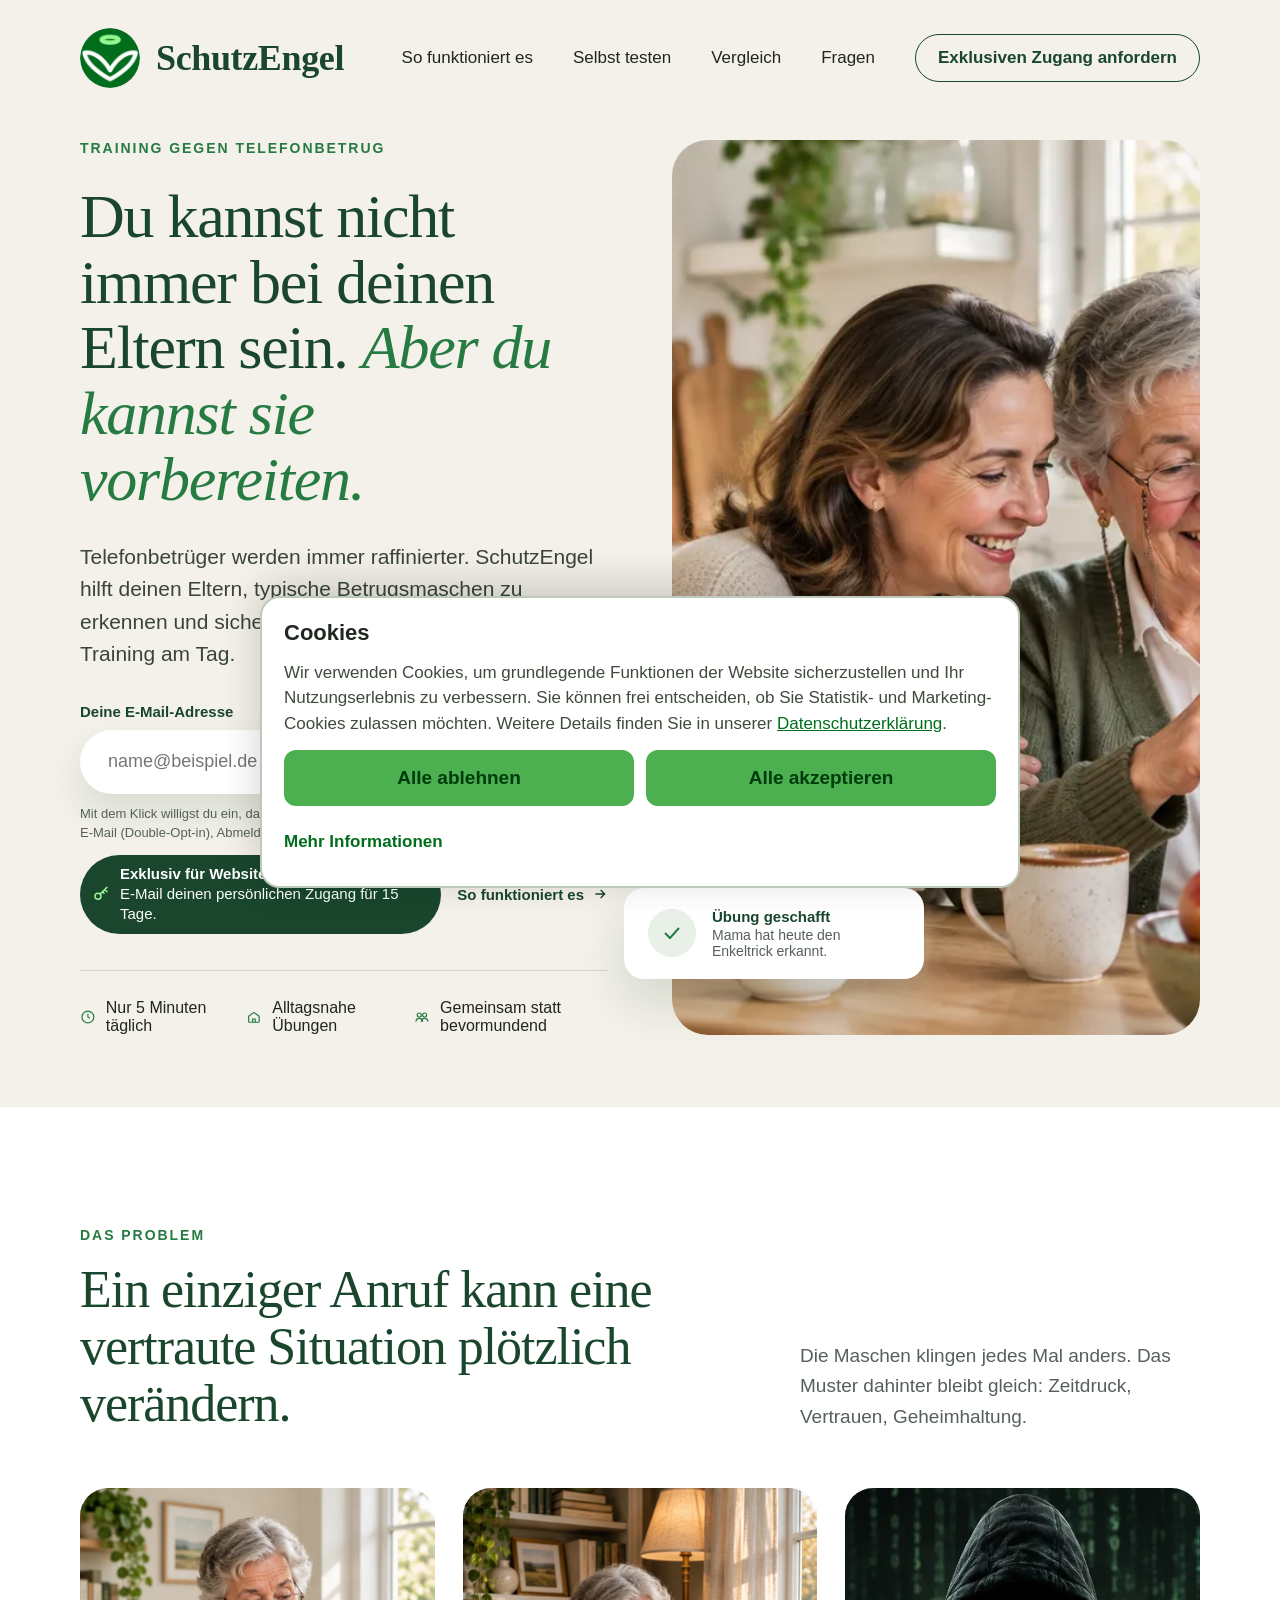
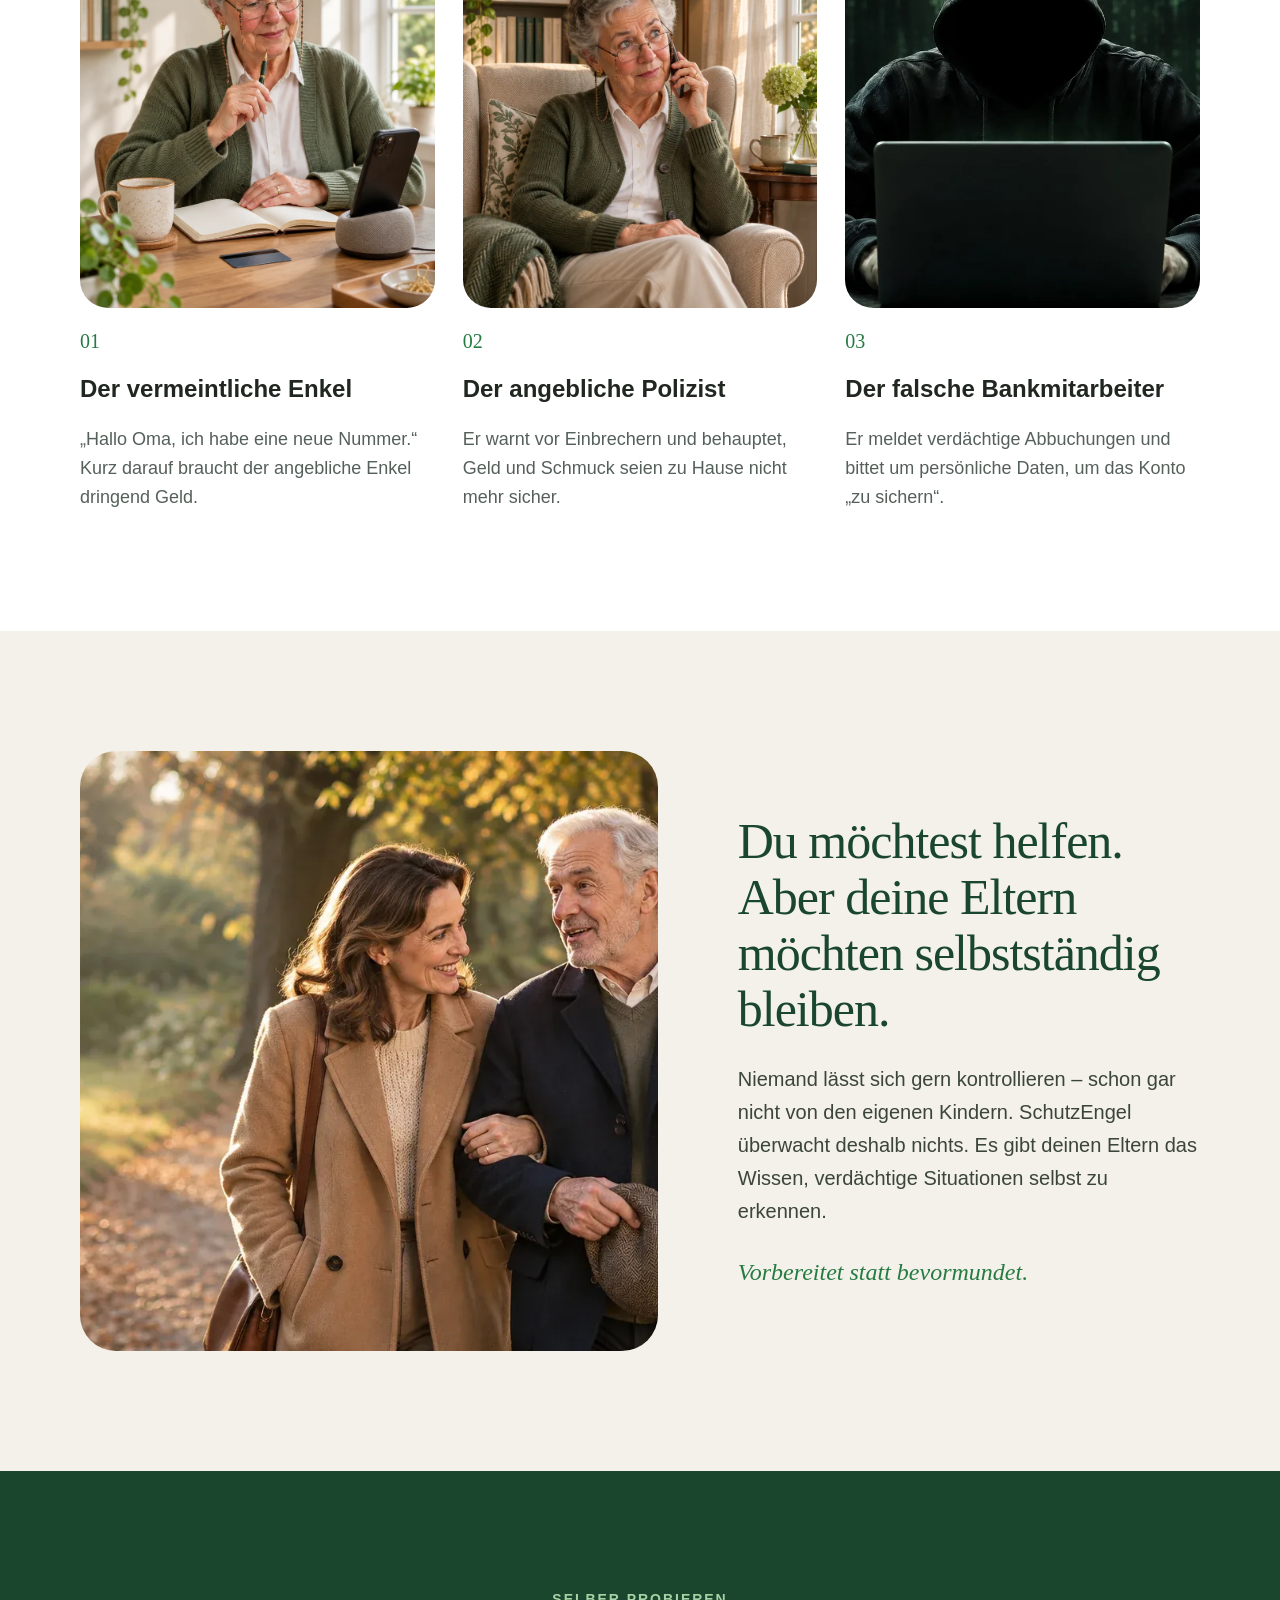
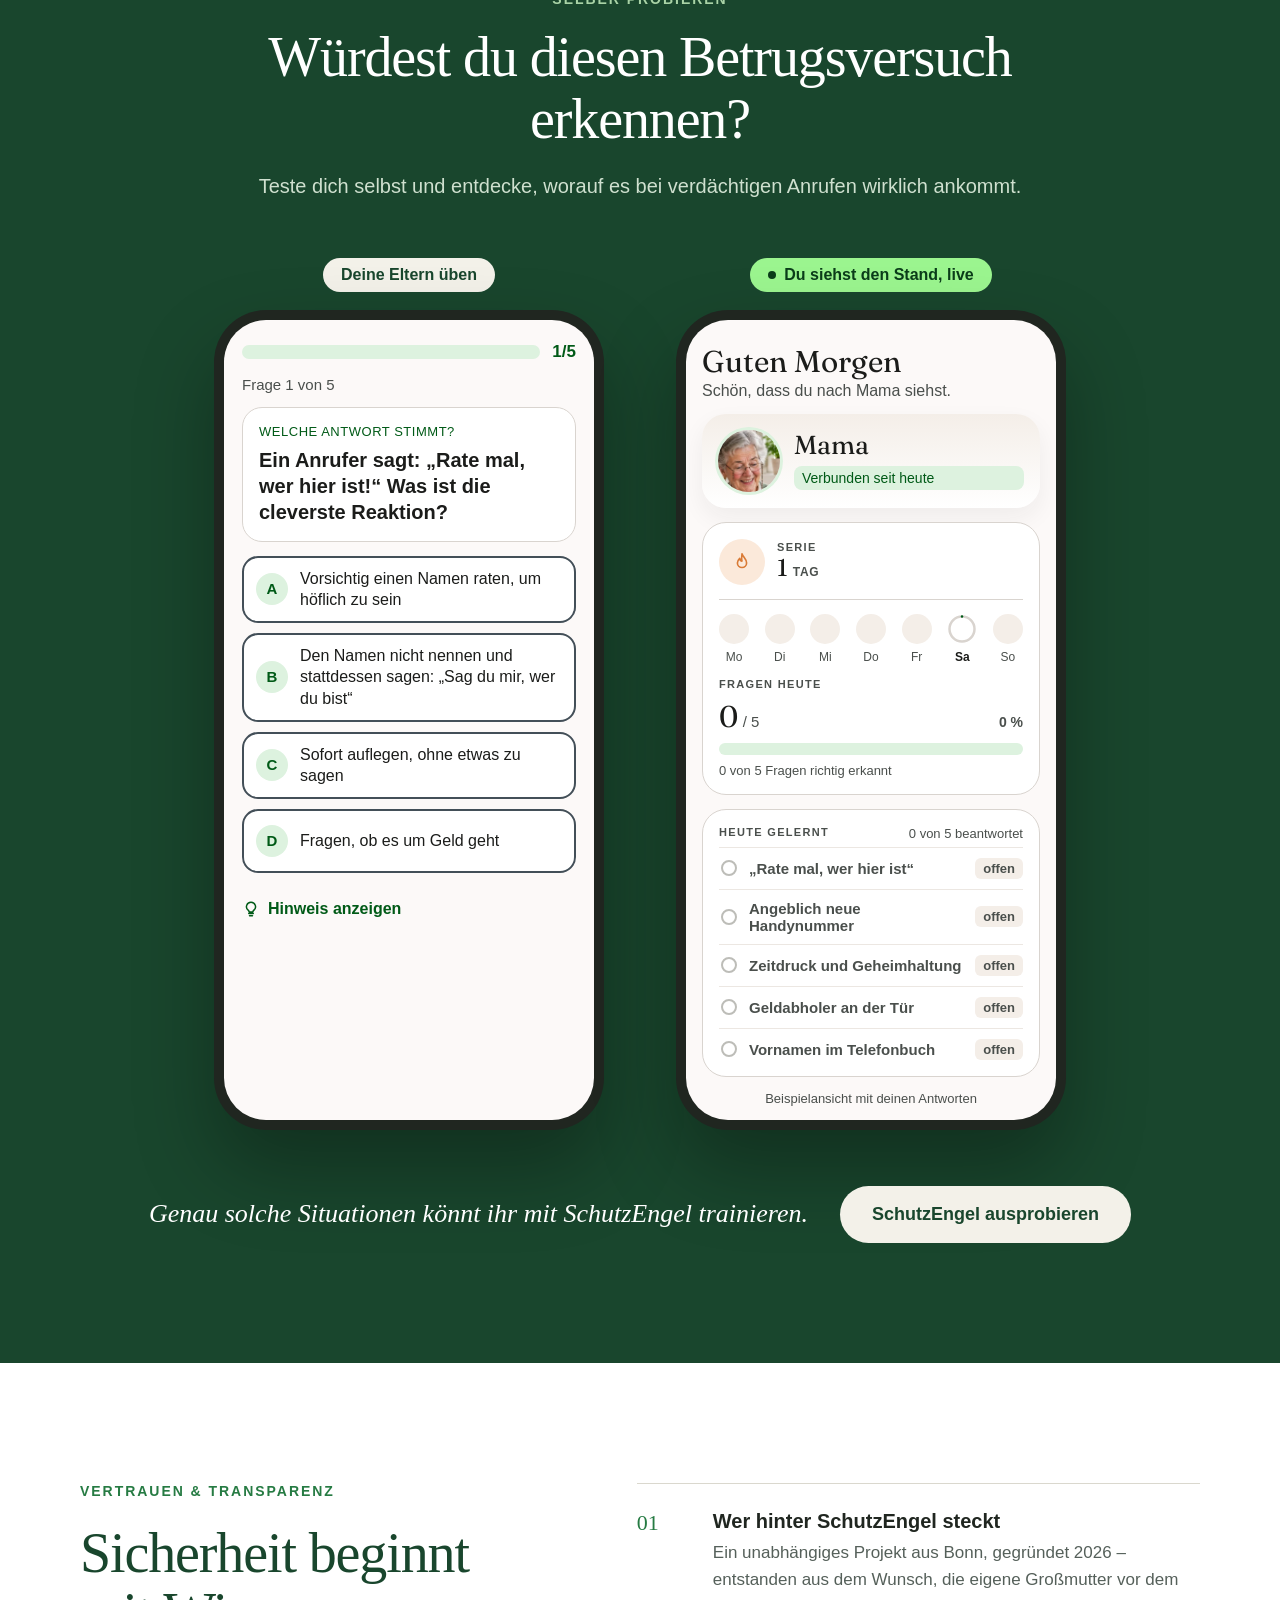
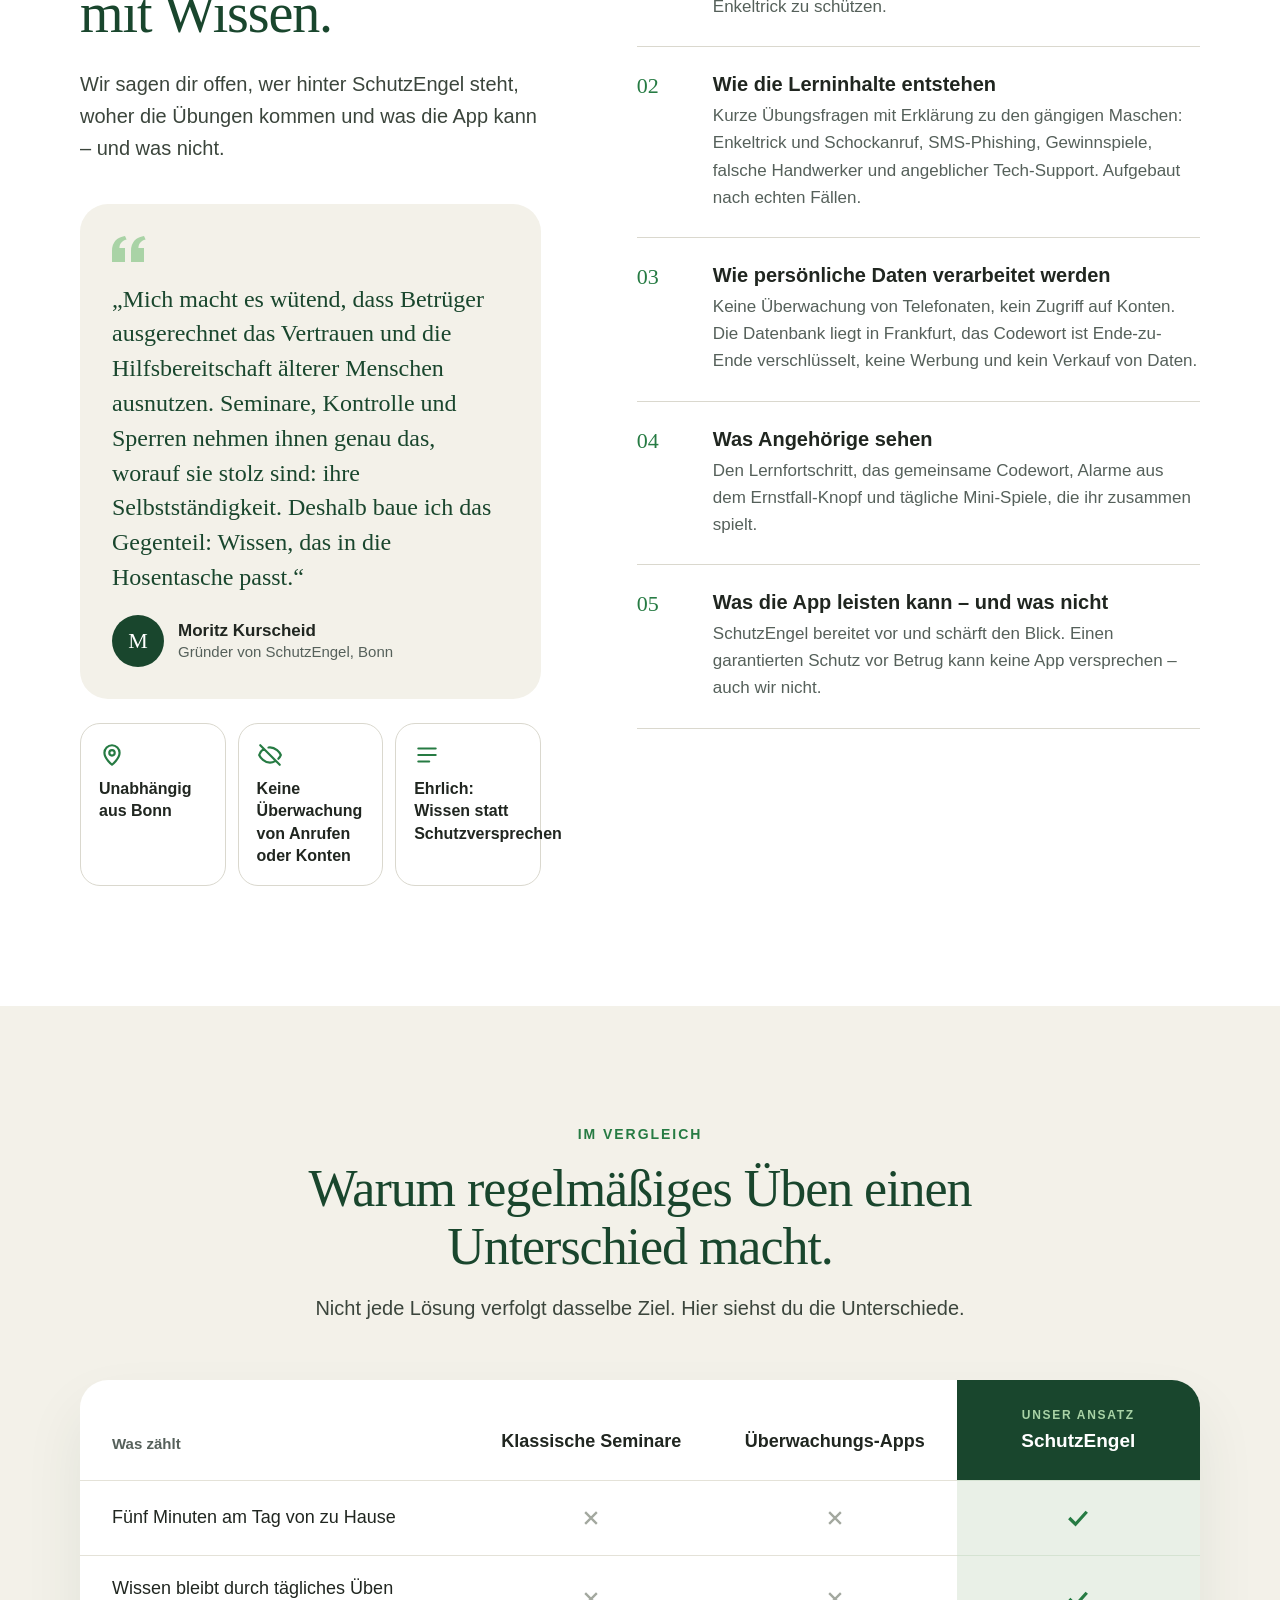
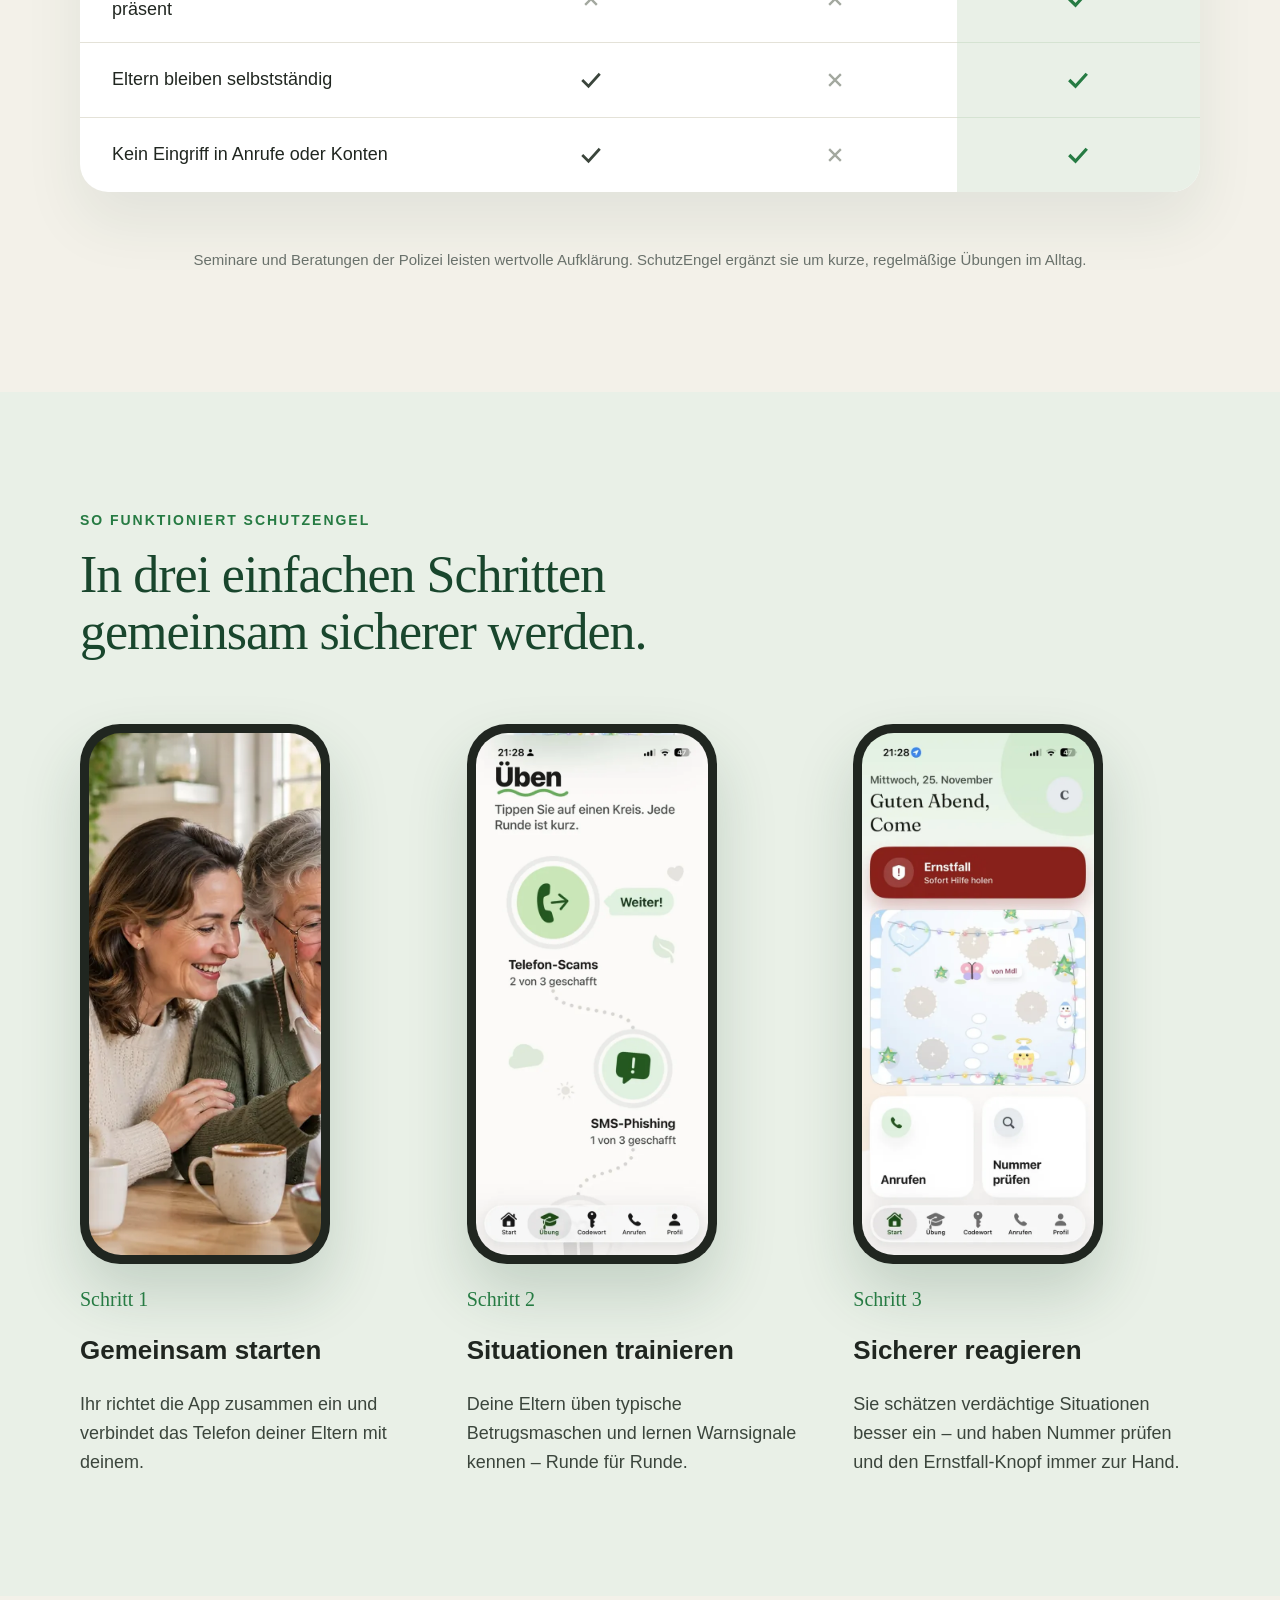
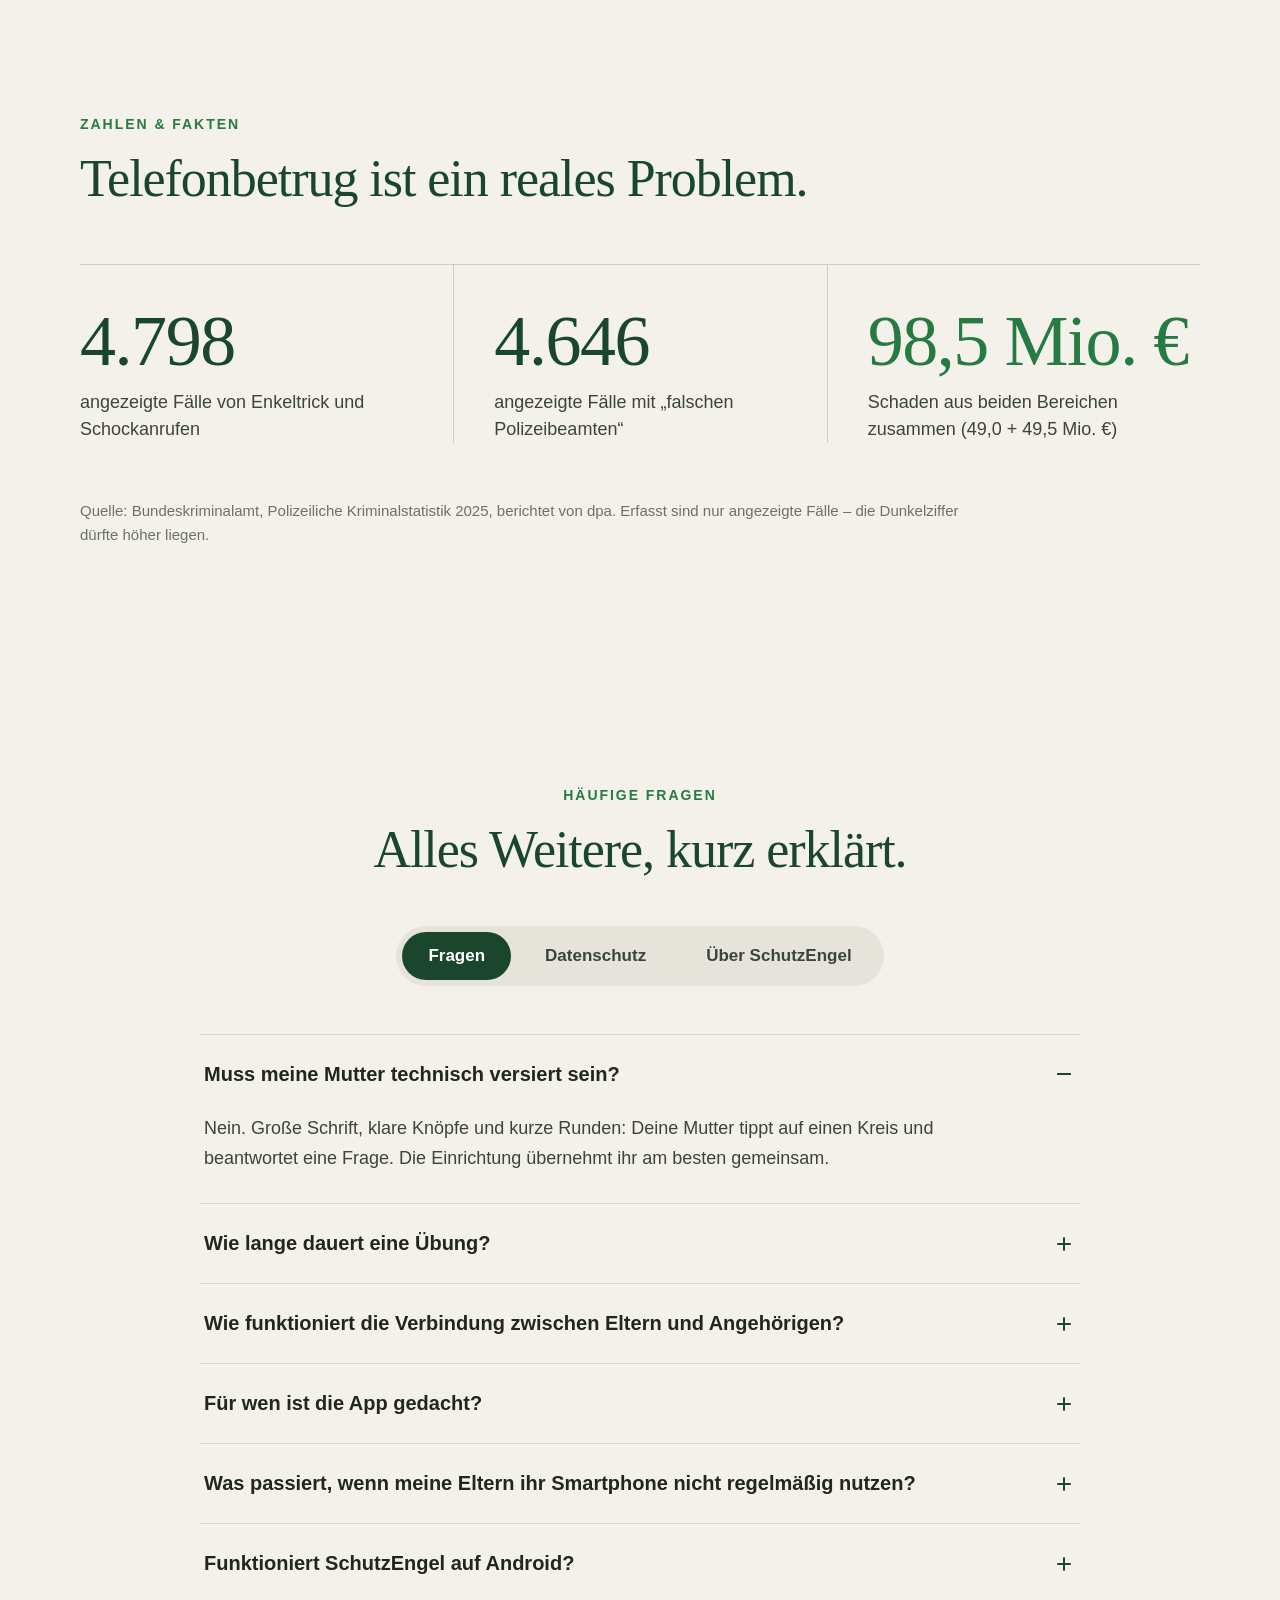
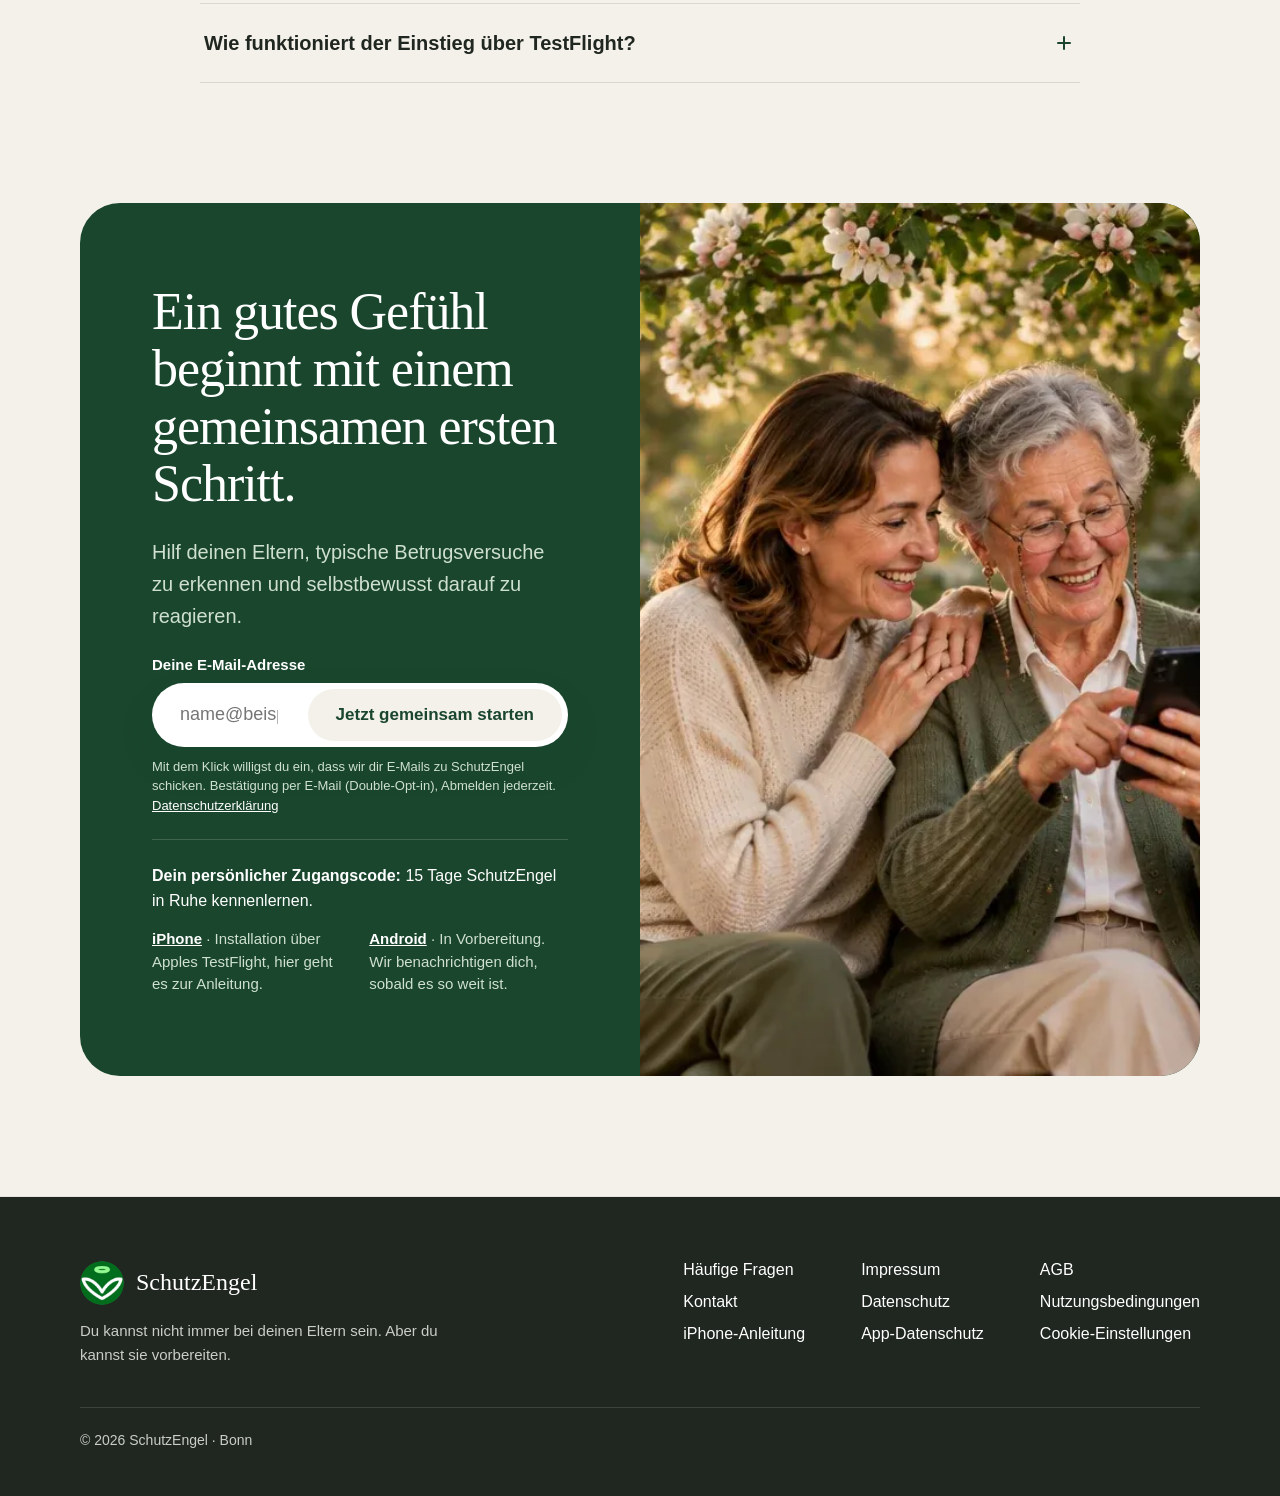
<file: index.html>
<!doctype html>
<html lang="de">
<head>
<meta charset="utf-8">
<meta name="viewport" content="width=device-width, initial-scale=1">
<title>SchutzEngel – Training gegen Telefonbetrug für deine Eltern</title>
<meta name="description" content="Du kannst nicht immer bei deinen Eltern sein. Aber du kannst sie vorbereiten: SchutzEngel trainiert typische Betrugsmaschen in fünf Minuten am Tag. Jetzt fürs iPhone, bald für Android.">
<meta name="theme-color" content="#F3F1E9">
<link rel="icon" href="assets/redesign/logo.png">
<link rel="preload" as="image" href="assets/redesign/hero-kueche.webp">
<link rel="stylesheet" href="material-symbols.css">
<style>
:root{--bg:#fcf9f8;--ink:#1b1c1c;--body:#3f4a3c;--green:#006e1c;--green-fill:#4caf50;--green-ink:#003c0b;--slate:#526069;--slate-bg:#d3e2ed;--line:#becab9;--soft:#f6f3f2}
*{box-sizing:border-box}
[hidden]{display:none!important}
html{scroll-behavior:smooth}
body{margin:0;background:var(--bg);color:var(--ink);font-family:"Atkinson Hyperlegible Next","Atkinson Hyperlegible",-apple-system,BlinkMacSystemFont,"Segoe UI",system-ui,sans-serif;-webkit-font-smoothing:antialiased}
a{color:var(--green)}a:hover{color:var(--green-ink)}
.ms{font-family:"Material Symbols Outlined";font-weight:normal;font-style:normal;line-height:1;display:inline-block;white-space:nowrap;-webkit-font-feature-settings:"liga";font-feature-settings:"liga";font-variation-settings:"FILL" 0,"wght" 400,"GRAD" 0,"opsz" 48}
.wrap{max-width:1120px;margin:0 auto;padding:0 24px}
.narrow{max-width:820px;margin:0 auto;padding:0 24px}
header.top{display:flex;align-items:center;justify-content:space-between;gap:16px;flex-wrap:wrap;padding:20px 0}
.brand{display:flex;align-items:center;gap:8px;text-decoration:none;color:var(--green)}
.brand span{font-size:24px;font-weight:800;letter-spacing:-.02em}
.back{display:flex;align-items:center;gap:6px;font-size:18px;font-weight:700;text-decoration:none;min-height:44px}
.view{display:none}.view.on{display:block}
.card{background:#fff;border-radius:24px;box-shadow:0 30px 50px rgba(0,110,28,.10)}
.eyebrow{font-size:15px;font-weight:700;letter-spacing:.1em;color:var(--green)}
/* Start */
.hero{display:flex;flex-wrap:wrap;gap:48px;align-items:flex-start;padding:24px 0 80px}
.hero-main{flex:999 1 520px;min-width:0;display:flex;flex-direction:column;gap:28px}
.pill{display:flex;align-items:center;gap:14px;background:var(--slate-bg);border-radius:16px;padding:14px 18px;align-self:flex-start}
.pill .dot{width:44px;height:44px;border-radius:999px;background:#fff;display:flex;align-items:center;justify-content:center;flex-shrink:0}
h1.big{margin:0;font-size:clamp(36px,5.4vw,60px);line-height:1.08;font-weight:800;letter-spacing:-.02em}
.lead{margin:0;font-size:clamp(20px,2.2vw,24px);line-height:1.5;color:var(--body)}
.platforms{display:grid;grid-template-columns:repeat(auto-fit,minmax(240px,1fr));gap:14px}
.pbtn{display:flex;align-items:center;gap:16px;min-height:84px;padding:16px 22px;border-radius:16px;text-decoration:none;transition:transform .1s,box-shadow .2s}
.pbtn:active{transform:scale(.97)}
.pbtn .tile{width:48px;height:48px;border-radius:12px;display:flex;align-items:center;justify-content:center;flex-shrink:0}
.pbtn .txt{display:flex;flex-direction:column;gap:2px;flex-grow:1}
.pbtn small{font-size:14px;font-weight:500}
.pbtn strong{font-size:23px;font-weight:800;letter-spacing:-.01em}
.pbtn.ios{background:#000;color:#fff;box-shadow:0 16px 32px rgba(0,0,0,.22)}
.pbtn.ios:hover{color:#fff;box-shadow:0 20px 40px rgba(0,0,0,.28)}
.pbtn.ios .tile{background:#fff}
.pbtn.ios small{color:#d9d9d9}
.pbtn.android{background:#fff;color:#000;border:2px solid var(--ink)}
.pbtn.android:hover{color:#000}
.pbtn.android .tile{background:#000}
.badge-soon{font-size:14px;font-weight:700;background:#f0f0f0;color:var(--ink);padding:6px 10px;border-radius:999px;white-space:nowrap}
/* Tracker */
.tracker{flex:1 1 340px;min-width:0;padding:32px;display:flex;flex-direction:column;gap:22px}
.tracker .head{display:flex;align-items:center;justify-content:space-between;gap:12px;flex-wrap:wrap}
.live{display:flex;align-items:center;gap:8px;font-size:14px;font-weight:700;letter-spacing:.1em;color:var(--slate)}
.live i{width:10px;height:10px;border-radius:999px;background:var(--green-fill);box-shadow:0 0 0 4px rgba(76,175,80,.18);animation:pulse 3s ease-in-out infinite}
@keyframes pulse{50%{box-shadow:0 0 0 7px rgba(76,175,80,.06)}}
.chip{font-size:14px;font-weight:700;color:var(--body);background:var(--soft);padding:6px 10px;border-radius:999px}
.num{font-size:clamp(34px,3.4vw,42px);white-space:nowrap;line-height:1;font-weight:800;letter-spacing:-.02em;font-variant-numeric:tabular-nums}
.num-s{font-size:30px;font-weight:800;font-variant-numeric:tabular-nums}
.muted{font-size:15px;line-height:1.4;color:var(--body)}
.bar{height:8px;border-radius:999px;background:#e8f5e9;overflow:hidden}
.bar div{height:100%;border-radius:999px;background:var(--green-fill);width:0}
.source{margin:0;font-size:14px;line-height:1.55;color:var(--body);background:var(--soft);border-radius:12px;padding:14px 16px}
.quizlink{flex:1 1 100%;display:flex;align-items:center;gap:20px;background:#fff;border-radius:20px;padding:24px;text-decoration:none;color:var(--ink);box-shadow:0 30px 50px rgba(0,0,0,.06)}
.quizlink:hover{color:var(--ink)}
/* Guide pages */
main.guide{display:flex;flex-direction:column;gap:40px;padding:16px 0 96px}
h1.huge{margin:0;font-size:clamp(48px,12.5vw,132px);line-height:.95;font-weight:800;letter-spacing:-.04em;hyphens:manual}
.info{display:flex;gap:18px;align-items:flex-start;background:var(--slate-bg);border-radius:20px;padding:24px}
.info .dot{width:52px;height:52px;border-radius:999px;background:#fff;display:flex;align-items:center;justify-content:center;flex-shrink:0}
.seg{display:grid;grid-template-columns:repeat(2,minmax(0,1fr));gap:6px;background:#ebe7e6;padding:6px;border-radius:16px}
.seg button{min-height:56px;border-radius:12px;border:none;font:inherit;font-size:19px;font-weight:800;cursor:pointer;background:transparent;color:var(--body);transition:background .2s}
.seg button[aria-pressed="true"]{background:#fff;color:var(--green);box-shadow:0 8px 20px rgba(0,0,0,.08)}
ol.steps{list-style:none;margin:0;padding:0;display:flex;flex-direction:column;gap:14px}
ol.steps li{display:flex;gap:18px;background:#fff;border-radius:20px;padding:24px;box-shadow:0 30px 50px rgba(0,0,0,.06)}
.n{width:48px;height:48px;border-radius:999px;background:var(--green-fill);color:var(--green-ink);font-size:22px;font-weight:800;display:flex;align-items:center;justify-content:center;flex-shrink:0}
.n.b{background:var(--slate-bg);color:var(--ink)}
.stepbody{display:flex;flex-direction:column;gap:10px;flex-grow:1;min-width:0}
h3{margin:0;font-size:22px;font-weight:800}
.p{margin:0;font-size:18px;line-height:1.5;color:var(--body)}
.btn-outline{align-self:flex-start;display:flex;align-items:center;gap:8px;min-height:52px;padding:0 20px;border-radius:12px;border:2px solid var(--green);font-size:18px;font-weight:700;text-decoration:none;background:none;font-family:inherit;color:var(--green);cursor:pointer}
.btn-green{display:flex;align-items:center;justify-content:center;gap:10px;min-height:64px;padding:0 24px;border:none;border-radius:14px;background:var(--green-fill);color:var(--green-ink);font:inherit;font-size:20px;font-weight:800;text-decoration:none;cursor:pointer;box-shadow:0 20px 40px rgba(76,175,80,.35)}
.btn-green:hover{color:var(--green-ink);filter:brightness(1.05)}
.btn-green:active{transform:scale(.97)}
.share{display:flex;flex-wrap:wrap;gap:24px;align-items:center;background:#fff;border-radius:20px;padding:24px;box-shadow:0 30px 50px rgba(0,0,0,.06)}
.qr{flex:1 1 180px;max-width:200px;aspect-ratio:1/1;padding:12px;border-radius:20px;background:#fff;border:2px solid var(--line)}
.connect{padding:32px;display:flex;flex-direction:column;gap:20px}
.grid3{display:grid;grid-template-columns:repeat(auto-fit,minmax(200px,1fr));gap:16px}
.grid3>div{display:flex;flex-direction:column;gap:8px;background:var(--soft);border-radius:16px;padding:20px}
.help{display:flex;flex-wrap:wrap;align-items:center;gap:16px;justify-content:space-between;border:2px solid var(--line);border-radius:20px;padding:24px}
/* Android form */
form.notify{padding:32px;display:flex;flex-direction:column;gap:16px}
label{font-size:19px;font-weight:800}
input[type=email]{min-height:64px;width:100%;padding:0 20px;border-radius:12px;border:2px solid #6f7a6b;font:inherit;font-size:20px;color:var(--ink);background:#fff}
input[type=email]:focus{outline:none;border-color:var(--green);box-shadow:0 0 0 4px rgba(0,110,28,.2)}
input[aria-invalid=true]{border-color:#ba1a1a}
.err{margin:0;color:#ba1a1a;font-weight:700;font-size:16px}
.note{margin:0;font-size:15px;line-height:1.55;color:var(--body);background:var(--soft);border-radius:12px;padding:16px}
footer{border-top:1px solid #e5e2e1;padding:28px 0 40px;font-size:16px}
footer nav{display:flex;flex-wrap:wrap;gap:8px 22px}
footer a{color:var(--body);text-decoration:none;font-weight:700}
footer a:hover{color:var(--green)}
footer nav button{background:none;border:none;padding:0;font:inherit;font-weight:700;color:var(--body);cursor:pointer}
footer nav button:hover{color:var(--green)}
/* Cookie-Banner */
#cc{position:fixed;left:0;right:0;bottom:0;z-index:1000;padding:12px}
.cc-box{max-width:760px;max-height:calc(100vh - 24px);overflow:auto;margin:0 auto;background:#fff;border:2px solid var(--line);border-radius:20px;box-shadow:0 -10px 40px rgba(0,0,0,.18);padding:22px;display:flex;flex-direction:column;gap:14px}
.cc-box h2{margin:0;font-size:22px;font-weight:800}
.cc-box p{margin:0;font-size:17px;line-height:1.5;color:var(--body)}
.cc-btns{display:grid;grid-template-columns:repeat(auto-fit,minmax(180px,1fr));gap:12px}
.cc-btns button{min-height:56px;border:none;border-radius:12px;background:var(--green-fill);color:var(--green-ink);font:inherit;font-size:19px;font-weight:800;cursor:pointer}
.cc-more summary{cursor:pointer;display:flex;align-items:center;min-height:44px;font-size:17px;font-weight:700;color:var(--green)}
.cc-more div{display:flex;flex-direction:column;gap:10px}
.cc-more p{font-size:16px}
:focus-visible{outline:3px solid var(--green);outline-offset:3px;border-radius:6px}
@media (prefers-reduced-motion:reduce){*{animation:none!important;transition:none!important;scroll-behavior:auto!important}}
/* ============ REDESIGN ============ */
:root{--sx:80px;--sy:120px;--se-green:#19462D;--se-mid:#267B43;--se-cream:#F3F1E9}
body{background:#F3F1E9;color:#202620;font-family:-apple-system,BlinkMacSystemFont,"Segoe UI",Helvetica,Arial,sans-serif}
@font-face{font-family:"Fraunces";src:url("fonts/fraunces-var-latin.woff2") format("woff2");font-weight:100 900;font-style:normal;font-display:swap}
.se-serif{font-family:"Iowan Old Style","Palatino Linotype",Palatino,"Book Antiqua",Georgia,serif}
.se-fr{font-family:"Fraunces","Iowan Old Style",Georgia,serif;font-optical-sizing:auto}
.page{width:100%;overflow-x:hidden;font-family:-apple-system,BlinkMacSystemFont,"Segoe UI",Helvetica,Arial,sans-serif;color:#202620;display:flex;flex-direction:column;background:#F3F1E9}
.page a{color:#19462D}.page a:hover{color:#267B43}
.page img{max-width:100%}
.page section,.page header{scroll-margin-top:16px}
.se-phone{width:250px;max-width:100%;height:540px;border-radius:40px;background:#202620;padding:9px;box-sizing:border-box;box-shadow:0 30px 60px rgba(25,70,45,0.18)}
.se-row{display:grid;grid-template-columns:56px minmax(0,1fr);gap:20px;padding:26px 0;border-top:1px solid #DAD8CE}
.se-cell{padding:22px 24px;border-top:1px solid #E4E2D8;display:flex;align-items:center;justify-content:center}
/* Navigation */
.top-nav a{text-decoration:none}
.nav-cta{color:#19462D!important;font-weight:600;padding:13px 22px;border:1.5px solid #19462D;border-radius:999px;white-space:nowrap}
.nav-cta:hover{background:#19462D;color:#fff!important}
/* Formulare */
.se-form{display:flex;flex-direction:column;gap:10px}
.se-form .field{display:flex;gap:8px;background:#FFFFFF;border-radius:999px;padding:6px;box-shadow:0 18px 36px rgba(25,70,45,0.12)}
.se-form input[type=email]{flex:1;min-width:0;min-height:52px;font:inherit;font-size:18px;padding:0 22px;border:none;border-radius:999px;background:transparent;color:#202620;width:auto}
.se-form input[type=email]:focus{outline:none;box-shadow:0 0 0 3px rgba(38,123,67,.35)}
.se-form button{font:inherit;font-size:17px;font-weight:600;padding:14px 28px;border-radius:999px;border:none;background:#19462D;color:#FFFFFF;cursor:pointer;min-height:52px;white-space:nowrap}
.se-form button:hover{background:#267B43}
.se-form button:disabled{opacity:.6;cursor:wait}
.se-form label.lbl{font-size:15px;font-weight:600;color:#19462D}
.se-form .consent{margin:0;font-size:13px;line-height:1.5;color:#55605A}
.se-form .err{font-size:15px}
.se-form.dark label.lbl{color:#fff}
.se-form.dark .consent{color:#CFE0CF}
.se-form.dark .consent a{color:#fff}
.se-form.dark button{background:#F3F1E9;color:#19462D}
.se-form.dark button:hover{background:#fff}
.se-form.dark .err{color:#FFD7D2}
.se-done{display:flex;gap:14px;align-items:flex-start;background:#fff;border-radius:20px;padding:20px;box-shadow:0 18px 36px rgba(25,70,45,0.12);color:#202620}
.se-done strong{display:block;font-size:19px;margin-bottom:4px;color:#19462D}
.se-done p{margin:0;font-size:16px;line-height:1.5;color:#3B453C}
/* Quiz-Handys */
.quiz-phones{display:flex;justify-content:center;align-items:flex-start;gap:72px;width:100%;flex-wrap:wrap}
.phone-col{display:flex;flex-direction:column;align-items:center;gap:18px}
.phone-tag{display:inline-flex;align-items:center;gap:8px;padding:8px 18px;border-radius:999px;font-size:16px;font-weight:700}
.se-dev{width:390px;max-width:calc(100vw - 32px);height:820px;border-radius:52px;background:#202620;padding:10px;box-sizing:border-box;box-shadow:0 40px 80px rgba(0,0,0,0.3)}
.se-scr{width:100%;height:100%;border-radius:42px;background:#FCF9F8;overflow-y:auto;overflow-x:hidden;display:flex;flex-direction:column;font-size:17px;color:#1B1C1A}
.se-opt{display:flex;align-items:center;gap:12px;width:100%;min-height:64px;padding:10px 12px;text-align:left;font:inherit;font-size:16px;line-height:1.35;border:2px solid #434F58;border-radius:16px;cursor:pointer;box-sizing:border-box;background:#fff;color:#1B1C1A}
.se-opt:disabled{cursor:default}
.se-letter{width:32px;height:32px;border-radius:999px;display:flex;align-items:center;justify-content:center;font-size:15px;font-weight:700;flex-shrink:0}
.se-primary{display:flex;align-items:center;justify-content:center;gap:10px;width:100%;min-height:72px;border:none;border-radius:999px;background:#005A17;color:#FFFFFF;font:inherit;font-size:20px;font-weight:600;cursor:pointer}
.se-opt:focus-visible,.se-primary:focus-visible{outline:3px solid #9BF58F;outline-offset:2px}
/* FAQ */
.faq-tabs{display:flex;gap:8px;background:#E6E4DA;padding:6px;border-radius:999px;flex-wrap:wrap;justify-content:center}
.se-tab{font:inherit;font-size:17px;font-weight:600;padding:14px 26px;border-radius:999px;border:none;cursor:pointer;min-height:48px;background:transparent;color:#3B453C}
.se-tab[aria-selected="true"]{background:#19462D;color:#FFFFFF}
.faq-panel{width:880px;max-width:100%;display:flex;flex-direction:column}
.se-q{display:flex;align-items:center;justify-content:space-between;gap:24px;width:100%;text-align:left;font:inherit;font-size:20px;font-weight:600;color:#202620;background:none;border:none;border-top:1px solid #DAD8CE;padding:26px 4px;min-height:80px;cursor:pointer}
.faq-item:last-child .se-q[aria-expanded="false"]{border-bottom:1px solid #DAD8CE}
.faq-ic{width:24px;height:24px;flex-shrink:0;position:relative}
.faq-ic::before,.faq-ic::after{content:"";position:absolute;left:5px;right:5px;top:11px;height:2px;background:#19462D;border-radius:2px;transition:transform .2s}
.faq-ic::after{transform:rotate(90deg)}
.se-q[aria-expanded="true"] .faq-ic::after{transform:rotate(0)}
.faq-a p{margin:0;padding:0 4px 30px;font-size:18px;line-height:1.65;color:#3B453C;max-width:760px}
.faq-item:last-child .faq-a{border-bottom:1px solid #DAD8CE}
.faq-lead{margin:0 0 24px;font-size:20px;line-height:1.6;color:#3B453C;text-align:center}
.faq-note{margin:24px 0 0;font-size:17px;line-height:1.6;color:#55605A;text-align:center}
.priv-grid{display:grid;grid-template-columns:repeat(3,minmax(0,1fr));gap:16px}
.priv-grid>div{background:#fff;border-radius:24px;padding:24px;display:flex;flex-direction:column;gap:12px}
.priv-grid .never{background:#FBE9E6}
.priv-h{font-size:19px;font-weight:700;color:#19462D}
.priv-grid .never .priv-h{color:#7A1A12}
.priv-grid ul{list-style:none;margin:0;padding:0;display:flex;flex-direction:column;gap:10px}
.priv-grid li{font-size:17px;line-height:1.4;padding-left:28px;position:relative}
.priv-grid li::before{content:"";position:absolute;left:2px;top:4px;width:14px;height:8px;border-left:2.5px solid #267B43;border-bottom:2.5px solid #267B43;transform:rotate(-45deg)}
.priv-grid .never li::before{width:14px;height:14px;border:none;top:3px;background:linear-gradient(45deg,transparent 44%,#B3261E 44%,#B3261E 56%,transparent 56%),linear-gradient(-45deg,transparent 44%,#B3261E 44%,#B3261E 56%,transparent 56%);transform:none}
/* Footer */
.site-footer{background:#202620;color:#C9CEC6;padding:64px var(--sx) 48px;display:flex;flex-direction:column;gap:40px}
.site-footer a,.site-footer button{color:#FFFFFF;text-decoration:none;font:inherit;font-size:16px;background:none;border:none;padding:0;cursor:pointer;text-align:left}
.site-footer a:hover,.site-footer button:hover{color:#A9D3A6}
.site-footer nav{display:flex;gap:56px;flex-wrap:wrap}
.site-footer nav div{display:flex;flex-direction:column;gap:14px}
/* Unterseiten (iPhone / Android) im neuen Look */
.view .card{box-shadow:0 30px 50px rgba(25,70,45,.10)}
.btn-green{background:#19462D!important;color:#fff!important}
.btn-green:hover{background:#267B43!important}
.view h1.big,.view h1.huge{font-family:"Iowan Old Style","Palatino Linotype",Palatino,Georgia,serif;font-weight:500;color:#19462D}
/* Tablet & Handy */
@media (max-width:1100px){
  :root{--sx:40px;--sy:96px}
  .page [style*="width:1120px"]{width:100%!important}
  .top-nav .nav-links{display:none!important}
}
@media (max-width:900px){
  :root{--sx:20px;--sy:72px}
  .page [style*="grid-template-columns"]:not(.keep-grid){grid-template-columns:minmax(0,1fr)!important;gap:40px!important}
  .page h1{font-size:40px!important}
  .page h2{font-size:34px!important}
  .page [style*="font-size:72px"]{font-size:52px!important}
  .page [style*="height:420px"],.page [style*="height:600px"]{height:320px!important}
  .page [style*="min-height:640px"]{min-height:360px!important}
  .page [style*="left:-48px"]{left:12px!important;bottom:12px!important;width:auto!important;right:12px}
  .page [style*="justify-content:space-between;align-items:flex-end"]{flex-wrap:wrap;gap:20px!important}
  .page [style*="padding:40px 40px 0"],.page [style*="padding:40px 0 0 40px"]{padding:28px 0 0!important;border-left:none!important;border-top:1px solid #CFCDC2}
  .page [style*="padding:40px 40px 0 0"]{padding:28px 0 0!important}
  .hero-trust{flex-wrap:wrap;gap:16px 28px!important}
  .hero-form-meta{flex-wrap:wrap}
  .quiz-phones{gap:40px}
  .quiz-end{flex-direction:column;text-align:center;gap:20px!important}
  .cta-img{min-height:280px!important;max-height:320px}
  .cta-inner{padding:48px 24px!important}
  .cta-lines{flex-direction:column;gap:12px!important}
  .matrix-wrap{width:100%}
  .matrix-wrap>div{width:100%!important;grid-template-columns:minmax(0,1.5fr) repeat(3,minmax(0,1fr))!important;border-radius:20px!important}
  .matrix-wrap>div>div{padding:14px 6px!important;font-size:13px!important;line-height:1.3;word-break:break-word;hyphens:auto}
  .matrix-wrap>div>div:nth-child(4n+1){padding-left:14px!important}
  .matrix-wrap svg{width:22px;height:22px}
  .priv-grid{grid-template-columns:minmax(0,1fr)}
  .se-q{font-size:18px;padding:22px 2px;min-height:64px}
  .se-row{grid-template-columns:40px minmax(0,1fr);gap:14px}
  .site-footer>div:first-child{flex-direction:column}
  .site-footer nav{gap:28px}
}
@media (max-width:560px){
  .se-form .field{flex-direction:column;border-radius:24px}
  .se-form button{width:100%}
  .se-form input[type=email]{min-height:56px}
  .top-nav{padding:16px var(--sx)!important}
  .top-nav .brand-name{font-size:26px!important}
  .top-nav img{width:44px!important;height:44px!important}
  .nav-cta{display:none}
  .page h1{font-size:34px!important}
  .page h2{font-size:30px!important}
  .se-dev{height:760px}
}
</style>
</head>
<body>

<!-- ============ START ============ -->
<section id="v-start" class="view on" aria-label="Startseite">
<div class="page">

  <div style="box-sizing:border-box;background:#F3F1E9;font-family:-apple-system,BlinkMacSystemFont,'Segoe UI',Helvetica,Arial,sans-serif;color:#202620;display:flex;flex-direction:column;position:relative;overflow:hidden">
  <header class="top-nav" style="display:flex;align-items:center;justify-content:space-between;gap:16px;padding:28px var(--sx)">
    <a href="#" aria-label="SchutzEngel Startseite" style="display:flex;align-items:center;gap:16px;text-decoration:none">
      <img src="assets/redesign/logo.png" alt="" style="width:60px;height:60px;display:block;border-radius:999px">
      <span class="se-serif brand-name" style="font-size:36px;font-weight:600;color:#19462D;letter-spacing:-0.01em">SchutzEngel</span>
    </a>
    <nav aria-label="Hauptnavigation" style="display:flex;align-items:center;gap:40px;font-size:17px"><span class="nav-links" style="display:flex;gap:40px">
      <a href="#so-funktionierts" style="text-decoration:none;color:#202620">So funktioniert es</a>
      <a href="#quiz" style="text-decoration:none;color:#202620">Selbst testen</a>
      <a href="#vergleich" style="text-decoration:none;color:#202620">Vergleich</a>
      <a href="#fragen" style="text-decoration:none;color:#202620">Fragen</a>
      </span><a href="#zugang" class="nav-cta">Exklusiven Zugang anfordern</a>
    </nav>
  </header>
  <div style="flex:1;display:grid;grid-template-columns:minmax(0,1fr) minmax(0,1fr);gap:64px;padding:24px var(--sx) 72px;align-items:center">
    <div style="display:flex;flex-direction:column;gap:28px">
      <span style="font-size:14px;font-weight:600;letter-spacing:0.14em;text-transform:uppercase;color:#267B43">Training gegen Telefonbetrug</span>
      <h1 class="se-serif" style="margin:0;font-size:62px;line-height:1.06;font-weight:500;color:#19462D;letter-spacing:-0.02em">Du kannst nicht immer bei deinen Eltern sein. <em style="font-style:italic;color:#267B43">Aber du kannst sie vorbereiten.</em></h1>
      <p style="margin:0;font-size:21px;line-height:1.55;color:#3B453C;max-width:560px">Telefonbetrüger werden immer raffinierter. SchutzEngel hilft deinen Eltern, typische Betrugsmaschen zu erkennen und sicher zu reagieren – mit nur fünf Minuten Training am Tag.</p>
      <div id="zugang" style="display:flex;flex-direction:column;gap:12px;margin-top:4px;max-width:580px">
      <form class="se-form" id="hero" data-done="hero-done" novalidate>
        <label class="lbl" for="hero-mail">Deine E-Mail-Adresse</label>
        <div class="field"><input id="hero-mail" name="EMAIL" type="email" inputmode="email" autocomplete="email" placeholder="name@beispiel.de" required><button type="submit">SchutzEngel kennenlernen</button></div>
        <p class="err err-mail" hidden>Bitte prüfe deine E-Mail-Adresse.</p>
        <p class="err err-net" hidden>Das hat gerade nicht geklappt. Bitte versuch es gleich noch einmal.</p>
        <p class="consent">Mit dem Klick willigst du ein, dass wir dir E-Mails zu SchutzEngel schicken. Bestätigung per E-Mail (Double-Opt-in), Abmelden jederzeit. <a href="/datenschutz">Datenschutzerklärung</a></p>
      </form>
      <div class="se-done" id="hero-done" role="status" tabindex="-1" hidden><svg width="28" height="28" viewBox="0 0 24 24" fill="none" stroke="#267B43" stroke-width="2.4" stroke-linecap="round" stroke-linejoin="round" aria-hidden="true" style="flex-shrink:0;margin-top:2px"><path d="M5 12l5 5 9-10"/></svg><div><strong>Fast geschafft!</strong><p>Bitte bestätige kurz den Link in deinem Postfach. Du hast ein iPhone? Dann kannst du <a href="#iphone">sofort starten</a>.</p></div></div>
      <div class="hero-form-meta" style="display:flex;align-items:center;justify-content:space-between;gap:16px"><span style="display:inline-flex;align-items:center;gap:10px;background:#19462D;color:#FFFFFF;border-radius:999px;padding:9px 16px 9px 12px;font-size:15px;line-height:1.35;font-weight:500"><svg width="18" height="18" viewBox="0 0 24 24" fill="none" stroke="#9BF58F" stroke-width="2" stroke-linecap="round" stroke-linejoin="round" aria-hidden="true" style="flex-shrink:0"><circle cx="8" cy="15" r="4"></circle><path d="M10.8 12.2 20 3M17 6l3 3M14 9l2 2"></path></svg><span><strong style="font-weight: 700">Exklusiv für Website:&nbsp;</strong>Wir schicken dir per E-Mail deinen persönlichen Zugang für 15 Tage.</span></span><a href="#so-funktionierts" style="text-decoration:none;color:#19462D;font-size:15px;font-weight:600;display:flex;align-items:center;gap:8px;white-space:nowrap">So funktioniert es <svg width="16" height="16" viewBox="0 0 24 24" fill="none" stroke="#19462D" stroke-width="2" aria-hidden="true"><path d="M5 12h14M13 6l6 6-6 6"></path></svg></a></div>
    </div>
      <div class="hero-trust" style="display:flex;gap:32px;padding-top:28px;margin-top:8px;border-top:1px solid #D8D6CB">
        <div style="display:flex;align-items:center;gap:10px;font-size:16px;font-weight:500"><svg width="22" height="22" viewBox="0 0 24 24" fill="none" stroke="#267B43" stroke-width="1.8" aria-hidden="true"><circle cx="12" cy="12" r="9"></circle><path d="M12 7v5l3 2"></path></svg>Nur 5 Minuten täglich</div>
        <div style="display:flex;align-items:center;gap:10px;font-size:16px;font-weight:500"><svg width="22" height="22" viewBox="0 0 24 24" fill="none" stroke="#267B43" stroke-width="1.8" aria-hidden="true"><path d="M4 11l8-6 8 6v8a1 1 0 0 1-1 1H5a1 1 0 0 1-1-1z"></path><path d="M10 20v-5h4v5"></path></svg>Alltagsnahe Übungen</div>
        <div style="display:flex;align-items:center;gap:10px;font-size:16px;font-weight:500"><svg width="22" height="22" viewBox="0 0 24 24" fill="none" stroke="#267B43" stroke-width="1.8" aria-hidden="true"><circle cx="8" cy="9" r="3"></circle><circle cx="16" cy="9" r="3"></circle><path d="M3 19c0-3 2.5-5 5-5s5 2 5 5M11 19c0-3 2.5-5 5-5s5 2 5 5"></path></svg>Gemeinsam statt bevormundend</div>
      </div>
    </div>
    <div style="position:relative;height:100%;min-height:640px">
      <img src="assets/redesign/hero-kueche.webp" alt="Tochter und Mutter lachen gemeinsam am Küchentisch, die Mutter zeigt etwas auf ihrem Smartphone" style="position:absolute;inset:0;width:100%;height:100%;object-fit:cover;object-position:72% center;border-radius:36px;display:block">
      <div style="position:absolute;left:-48px;bottom:56px;background:#FFFFFF;border-radius:20px;padding:20px 24px;box-shadow:0 24px 48px rgba(25,70,45,0.14);display:flex;align-items:center;gap:16px;width:300px;box-sizing:border-box">
        <div style="width:48px;height:48px;border-radius:999px;background:#E9F0E7;display:flex;align-items:center;justify-content:center;flex-shrink:0"><svg width="24" height="24" viewBox="0 0 24 24" fill="none" stroke="#267B43" stroke-width="2" aria-hidden="true"><path d="M5 12l5 5 9-10"></path></svg></div>
        <div style="display:flex;flex-direction:column;gap:2px"><span style="font-size:15px;font-weight:700;color:#19462D">Übung geschafft</span><span style="font-size:14px;color:#55605A">Mama hat heute den Enkeltrick erkannt.</span></div>
      </div>
    </div>
  </div>
</div>

  <section style="background:#FFFFFF;padding:var(--sy) var(--sx);display:flex;flex-direction:column;gap:56px">
    <div style="display:flex;justify-content:space-between;align-items:flex-end;gap:64px">
      <div style="display:flex;flex-direction:column;gap:18px;max-width:760px">
        <span style="font-size:14px;font-weight:600;letter-spacing:0.14em;text-transform:uppercase;color:#267B43">Das Problem</span>
        <h2 class="se-serif" style="margin:0;font-size:52px;line-height:1.1;font-weight:500;color:#19462D;letter-spacing:-0.02em">Ein einziger Anruf kann eine vertraute Situation plötzlich verändern.</h2>
      </div>
      <p style="margin:0;font-size:19px;line-height:1.6;color:#55605A;max-width:400px">Die Maschen klingen jedes Mal anders. Das Muster dahinter bleibt gleich: Zeitdruck, Vertrauen, Geheimhaltung.</p>
    </div>
    <div style="display:grid;grid-template-columns:minmax(0,1fr) minmax(0,1fr) minmax(0,1fr);gap:28px">
      <div style="display:flex;flex-direction:column;gap:22px">
        <img src="assets/redesign/enkel-schreibtisch.webp" alt="Ältere Frau am Schreibtisch mit Smartphone, sie hält beim Telefonat mit dem Stift inne" loading="lazy" style="width:100%;height:420px;object-fit:cover;object-position:center 30%;border-radius:28px;display:block">
        <span class="se-serif" style="font-size:20px;color:#267B43">01</span>
        <h3 style="margin:0;font-size:24px;font-weight:600">Der vermeintliche Enkel</h3>
        <p style="margin:0;font-size:18px;line-height:1.6;color:#55605A">„Hallo Oma, ich habe eine neue Nummer.“ Kurz darauf braucht der angebliche Enkel dringend Geld.</p>
      </div>
      <div style="display:flex;flex-direction:column;gap:22px">
        <img loading="lazy" src="assets/redesign/polizist-sessel.webp" alt="Ältere Frau im Lesesessel telefoniert und hört dem Anrufer skeptisch zu" style="width:100%;height:420px;object-fit:cover;object-position:center 30%;border-radius:28px;display:block">
        <span class="se-serif" style="font-size:20px;color:#267B43">02</span>
        <h3 style="margin:0;font-size:24px;font-weight:600">Der angebliche Polizist</h3>
        <p style="margin:0;font-size:18px;line-height:1.6;color:#55605A">Er warnt vor Einbrechern und behauptet, Geld und Schmuck seien zu Hause nicht mehr sicher.</p>
      </div>
      <div style="display:flex;flex-direction:column;gap:22px">
        <img loading="lazy" src="assets/redesign/betrueger-kapuze.webp" alt="Anonymer Betrüger mit schwarzer Kapuze am Laptop, sein Gesicht liegt im Schatten, dahinter eine Wand aus Code" style="width:100%;height:420px;object-fit:cover;object-position:center 35%;border-radius:28px;display:block">
        <span class="se-serif" style="font-size:20px;color:#267B43">03</span>
        <h3 style="margin:0;font-size:24px;font-weight:600">Der falsche Bankmitarbeiter</h3>
        <p style="margin:0;font-size:18px;line-height:1.6;color:#55605A">Er meldet verdächtige Abbuchungen und bittet um persönliche Daten, um das Konto „zu sichern“.</p>
      </div>
    </div>
  </section>

  <section style="padding:var(--sy) var(--sx);display:grid;grid-template-columns:minmax(0,1.25fr) minmax(0,1fr);gap:80px;align-items:center">
    <img loading="lazy" src="assets/redesign/tochter-vater-park.webp" alt="Tochter und Vater gehen Arm in Arm durch einen herbstlichen Park und unterhalten sich" style="width:100%;height:600px;object-fit:cover;object-position:70% center;border-radius:36px;display:block">
    <div style="display:flex;flex-direction:column;gap:26px">
      <h2 class="se-serif" style="margin:0;font-size:50px;line-height:1.12;font-weight:500;color:#19462D;letter-spacing:-0.02em">Du möchtest helfen. Aber deine Eltern möchten selbstständig bleiben.</h2>
      <p style="margin:0;font-size:20px;line-height:1.65;color:#3B453C">Niemand lässt sich gern kontrollieren – schon gar nicht von den eigenen Kindern. SchutzEngel überwacht deshalb nichts. Es gibt deinen Eltern das Wissen, verdächtige Situationen selbst zu erkennen.</p>
      <p class="se-serif" style="margin:0;font-size:24px;line-height:1.5;color:#267B43;font-style:italic">Vorbereitet statt bevormundet.</p>
    </div>
  </section>

  
  <section id="quiz" style="background:#19462D;padding:var(--sy) var(--sx);display:flex;flex-direction:column;align-items:center;gap:56px">
    <div style="display:flex;flex-direction:column;align-items:center;gap:20px;text-align:center;max-width:820px">
      <span style="font-size:14px;font-weight:600;letter-spacing:0.14em;text-transform:uppercase;color:#A9D3A6">Selber probieren</span>
      <h2 class="se-serif" style="margin:0;font-size:56px;line-height:1.1;font-weight:500;color:#FFFFFF;letter-spacing:-0.02em">Würdest du diesen Betrugsversuch erkennen?</h2>
      <p style="margin:0;font-size:20px;line-height:1.55;color:#CFE0CF">Teste dich selbst und entdecke, worauf es bei verdächtigen Anrufen wirklich ankommt.</p>
    </div>
    <div class="quiz-phones">
      <div class="phone-col"><span class="phone-tag" style="background:#F3F1E9;color:#19462D">Deine Eltern üben</span><div class="se-dev"><div class="se-scr" id="qz-left" role="region" aria-label="Quiz, so wie deine Eltern in der App üben" aria-live="polite"></div></div></div>
      <div class="phone-col"><span class="phone-tag" style="background:#9BF58F;color:#0B3D1A"><span style="width:8px;height:8px;border-radius:999px;background:#0B3D1A"></span>Du siehst den Stand, live</span><div class="se-dev"><div class="se-scr" id="qz-right" role="region" aria-label="Lernstand, so wie Angehörige ihn in der App sehen"></div></div></div>
    </div>
    <div class="quiz-end" style="display:flex;align-items:center;gap:32px">
      <p class="se-serif" style="margin:0;font-size:26px;color:#FFFFFF;font-style:italic">Genau solche Situationen könnt ihr mit SchutzEngel trainieren.</p>
      <a href="#starten" style="text-decoration:none;background:#F3F1E9;color:#19462D;font-size:18px;font-weight:600;padding:18px 32px;border-radius:999px">SchutzEngel ausprobieren</a>
    </div>
  </section>
  <section style="background:#FFFFFF;padding:var(--sy) var(--sx);display:grid;grid-template-columns:minmax(0,0.9fr) minmax(0,1.1fr);gap:96px">
    <div style="display:flex;flex-direction:column;gap:24px">
      <span style="font-size:14px;font-weight:600;letter-spacing:0.14em;text-transform:uppercase;color:#267B43">Vertrauen &amp; Transparenz</span>
      <h2 class="se-serif" style="margin:0;font-size:56px;line-height:1.08;font-weight:500;color:#19462D;letter-spacing:-0.02em">Sicherheit beginnt mit Wissen.</h2>
      <p style="margin:0;font-size:20px;line-height:1.6;color:#3B453C">Wir sagen dir offen, wer hinter SchutzEngel steht, woher die Übungen kommen und was die App kann – und was nicht.</p>
      <figure style="margin:16px 0 0;background:#F3F1E9;border-radius:28px;padding:32px;display:flex;flex-direction:column;gap:20px">
        <svg width="34" height="26" viewBox="0 0 34 26" aria-hidden="true"><path d="M0 26V15C0 6.5 4.6 1.4 13 0l1.6 3.6C9.7 5 7.6 8 7.4 12H13v14zm19 0V15c0-8.5 4.6-13.6 13-15l1.6 3.6C28.7 5 26.6 8 26.4 12H32v14z" fill="#A9D3A6"></path></svg>
        <blockquote class="se-serif" style="margin:0;font-size:24px;line-height:1.45;color:#19462D">„Mich macht es wütend, dass Betrüger ausgerechnet das Vertrauen und die Hilfsbereitschaft älterer Menschen ausnutzen. Seminare, Kontrolle und Sperren nehmen ihnen genau das, worauf sie stolz sind: ihre Selbstständigkeit. Deshalb baue ich das Gegenteil: Wissen, das in die Hosentasche passt.“</blockquote>
        <figcaption style="display:flex;align-items:center;gap:14px">
          <span class="se-serif" style="width:52px;height:52px;border-radius:999px;background:#19462D;color:#FFFFFF;display:flex;align-items:center;justify-content:center;font-size:22px;flex-shrink:0">M</span>
          <span style="display:flex;flex-direction:column;gap:2px"><span style="font-size:17px;font-weight:600;color:#202620">Moritz Kurscheid</span><span style="font-size:15px;color:#55605A">Gründer von SchutzEngel, Bonn</span></span>
        </figcaption>
      </figure>
      <div style="display:grid;grid-template-columns:repeat(3, minmax(0, 1fr));gap:12px">
        <div style="border:1px solid #DAD8CE;border-radius:20px;padding:18px;display:flex;flex-direction:column;gap:10px"><svg width="26" height="26" viewBox="0 0 24 24" fill="none" stroke="#267B43" stroke-width="2" stroke-linecap="round" stroke-linejoin="round" aria-hidden="true"><path d="M12 21s-7-5.5-7-11a7 7 0 0 1 14 0c0 5.5-7 11-7 11z"></path><circle cx="12" cy="10" r="2.5"></circle></svg><span style="font-size:16px;line-height:1.4;font-weight:600;color:#202620">Unabhängig aus Bonn</span></div>
        <div style="border:1px solid #DAD8CE;border-radius:20px;padding:18px;display:flex;flex-direction:column;gap:10px"><svg width="26" height="26" viewBox="0 0 24 24" fill="none" stroke="#267B43" stroke-width="2" stroke-linecap="round" stroke-linejoin="round" aria-hidden="true"><path d="M3 3l18 18M10.6 5.1A9.8 9.8 0 0 1 12 5c5 0 9 4.5 10 7-.4 1-1.2 2.3-2.3 3.5M6.2 6.3C4.3 7.6 2.8 9.6 2 12c1 2.5 5 7 10 7 1.7 0 3.3-.5 4.7-1.3"></path></svg><span style="font-size:16px;line-height:1.4;font-weight:600;color:#202620">Keine Überwachung von Anrufen oder Konten</span></div>
        <div style="border:1px solid #DAD8CE;border-radius:20px;padding:18px;display:flex;flex-direction:column;gap:10px"><svg width="26" height="26" viewBox="0 0 24 24" fill="none" stroke="#267B43" stroke-width="2" stroke-linecap="round" stroke-linejoin="round" aria-hidden="true"><path d="M4 6h16M4 12h16M4 18h10"></path></svg><span style="font-size:16px;line-height:1.4;font-weight:600;color:#202620">Ehrlich: Wissen statt Schutzversprechen</span></div>
      </div>
    </div>
    <div style="display:flex;flex-direction:column">
      <div class="se-row"><span class="se-serif" style="font-size:22px;color:#267B43">01</span><div style="display:flex;flex-direction:column;gap:6px"><span style="font-size:20px;font-weight:600">Wer hinter SchutzEngel steckt</span><span style="font-size:17px;line-height:1.6;color:#55605A">Ein unabhängiges Projekt aus Bonn, gegründet 2026 – entstanden aus dem Wunsch, die eigene Großmutter vor dem Enkeltrick zu schützen.</span></div></div>
      <div class="se-row"><span class="se-serif" style="font-size:22px;color:#267B43">02</span><div style="display:flex;flex-direction:column;gap:6px"><span style="font-size:20px;font-weight:600">Wie die Lerninhalte entstehen</span><span style="font-size:17px;line-height:1.6;color:#55605A">Kurze Übungsfragen mit Erklärung zu den gängigen Maschen: Enkeltrick und Schockanruf, SMS-Phishing, Gewinnspiele, falsche Handwerker und angeblicher Tech-Support. Aufgebaut nach echten Fällen.</span></div></div>
            <div class="se-row"><span class="se-serif" style="font-size:22px;color:#267B43">03</span><div style="display:flex;flex-direction:column;gap:6px"><span style="font-size:20px;font-weight:600">Wie persönliche Daten verarbeitet werden</span><span style="font-size:17px;line-height:1.6;color:#55605A">Keine Überwachung von Telefonaten, kein Zugriff auf Konten. Die Datenbank liegt in Frankfurt, das Codewort ist Ende-zu-Ende verschlüsselt, keine Werbung und kein Verkauf von Daten.</span></div></div>
      <div class="se-row"><span class="se-serif" style="font-size:22px;color:#267B43">04</span><div style="display:flex;flex-direction:column;gap:6px"><span style="font-size:20px;font-weight:600">Was Angehörige sehen</span><span style="font-size:17px;line-height:1.6;color:#55605A">Den Lernfortschritt, das gemeinsame Codewort, Alarme aus dem Ernstfall-Knopf und tägliche Mini-Spiele, die ihr zusammen spielt.</span></div></div>
      <div class="se-row" style="border-bottom:1px solid #DAD8CE"><span class="se-serif" style="font-size:22px;color:#267B43">05</span><div style="display:flex;flex-direction:column;gap:6px"><span style="font-size:20px;font-weight:600">Was die App leisten kann – und was nicht</span><span style="font-size:17px;line-height:1.6;color:#55605A">SchutzEngel bereitet vor und schärft den Blick. Einen garantierten Schutz vor Betrug kann keine App versprechen – auch wir nicht.</span></div></div>
    </div>
  </section>
  <section id="vergleich" style="background:#F3F1E9;padding:var(--sy) var(--sx);display:flex;flex-direction:column;align-items:center;gap:56px">
    <div style="display:flex;flex-direction:column;align-items:center;gap:18px;text-align:center;max-width:780px">
      <span style="font-size:14px;font-weight:600;letter-spacing:0.14em;text-transform:uppercase;color:#267B43">Im Vergleich</span>
      <h2 class="se-serif" style="margin:0;font-size:52px;line-height:1.1;font-weight:500;color:#19462D;letter-spacing:-0.02em">Warum regelmäßiges Üben einen Unterschied macht.</h2>
      <p style="margin:0;font-size:20px;line-height:1.55;color:#3B453C">Nicht jede Lösung verfolgt dasselbe Ziel. Hier siehst du die Unterschiede.</p>
    </div>
    <div class="matrix-wrap" role="region" aria-label="Vergleichstabelle"><div class="keep-grid" style="width:1120px;display:grid;grid-template-columns:minmax(0,1.6fr) minmax(0,1fr) minmax(0,1fr) minmax(0,1fr);background:#FFFFFF;border-radius:28px;overflow:hidden;box-shadow:0 30px 60px rgba(25,70,45,0.08);position:relative">
      <div style="padding:28px 32px;font-size:15px;font-weight:600;color:#55605A;display:flex;align-items:flex-end">Was zählt</div>
      <div style="padding:28px 24px;font-size:18px;font-weight:600;text-align:center;display:flex;align-items:flex-end;justify-content:center">Klassische Seminare</div>
      <div style="padding:28px 24px;font-size:18px;font-weight:600;text-align:center;display:flex;align-items:flex-end;justify-content:center">Überwachungs-Apps</div>
      <div style="padding:28px 24px;font-size:19px;font-weight:700;text-align:center;background:#19462D;color:#FFFFFF;display:flex;flex-direction:column;align-items:center;gap:8px"><span style="font-size:12px;letter-spacing:0.14em;text-transform:uppercase;color:#A9D3A6">Unser Ansatz</span>SchutzEngel</div>

      <div class="se-cell" style="justify-content:flex-start;padding-left:32px;font-size:18px;font-weight:500">Fünf Minuten am Tag von zu Hause</div>
      <div class="se-cell"><svg width="28" height="28" viewBox="0 0 24 24" fill="none" stroke="#A3A89F" stroke-width="2" role="img" aria-label="Nein"><path d="M7 7l10 10M17 7L7 17"></path></svg></div>
      <div class="se-cell"><svg width="28" height="28" viewBox="0 0 24 24" fill="none" stroke="#A3A89F" stroke-width="2" role="img" aria-label="Nein"><path d="M7 7l10 10M17 7L7 17"></path></svg></div>
      <div class="se-cell" style="background:#E9F0E7;border-top-color:#D5E3D2"><svg width="30" height="30" viewBox="0 0 24 24" fill="none" stroke="#267B43" stroke-width="2.6" role="img" aria-label="Ja"><path d="M5 12l5 5 9-10"></path></svg></div>

      <div class="se-cell" style="justify-content:flex-start;padding-left:32px;font-size:18px;font-weight:500">Wissen bleibt durch tägliches Üben präsent</div>
      <div class="se-cell"><svg width="28" height="28" viewBox="0 0 24 24" fill="none" stroke="#A3A89F" stroke-width="2" role="img" aria-label="Nein"><path d="M7 7l10 10M17 7L7 17"></path></svg></div>
      <div class="se-cell"><svg width="28" height="28" viewBox="0 0 24 24" fill="none" stroke="#A3A89F" stroke-width="2" role="img" aria-label="Nein"><path d="M7 7l10 10M17 7L7 17"></path></svg></div>
      <div class="se-cell" style="background:#E9F0E7;border-top-color:#D5E3D2"><svg width="30" height="30" viewBox="0 0 24 24" fill="none" stroke="#267B43" stroke-width="2.6" role="img" aria-label="Ja"><path d="M5 12l5 5 9-10"></path></svg></div>

      <div class="se-cell" style="justify-content:flex-start;padding-left:32px;font-size:18px;font-weight:500">Eltern bleiben selbstständig</div>
      <div class="se-cell"><svg width="30" height="30" viewBox="0 0 24 24" fill="none" stroke="#3B453C" stroke-width="2.2" role="img" aria-label="Ja"><path d="M5 12l5 5 9-10"></path></svg></div>
      <div class="se-cell"><svg width="28" height="28" viewBox="0 0 24 24" fill="none" stroke="#A3A89F" stroke-width="2" role="img" aria-label="Nein"><path d="M7 7l10 10M17 7L7 17"></path></svg></div>
      <div class="se-cell" style="background:#E9F0E7;border-top-color:#D5E3D2"><svg width="30" height="30" viewBox="0 0 24 24" fill="none" stroke="#267B43" stroke-width="2.6" role="img" aria-label="Ja"><path d="M5 12l5 5 9-10"></path></svg></div>

      <div class="se-cell" style="justify-content:flex-start;padding-left:32px;font-size:18px;font-weight:500">Kein Eingriff in Anrufe oder Konten</div>
      <div class="se-cell"><svg width="30" height="30" viewBox="0 0 24 24" fill="none" stroke="#3B453C" stroke-width="2.2" role="img" aria-label="Ja"><path d="M5 12l5 5 9-10"></path></svg></div>
      <div class="se-cell"><svg width="28" height="28" viewBox="0 0 24 24" fill="none" stroke="#A3A89F" stroke-width="2" role="img" aria-label="Nein"><path d="M7 7l10 10M17 7L7 17"></path></svg></div>
      <div class="se-cell" style="background:#E9F0E7;border-top-color:#D5E3D2"><svg width="30" height="30" viewBox="0 0 24 24" fill="none" stroke="#267B43" stroke-width="2.6" role="img" aria-label="Ja"><path d="M5 12l5 5 9-10"></path></svg></div>
    </div></div>
    <p style="margin:0;font-size:15px;line-height:1.6;color:#6A726C;max-width:900px;text-align:center">Seminare und Beratungen der Polizei leisten wertvolle Aufklärung. SchutzEngel ergänzt sie um kurze, regelmäßige Übungen im Alltag.</p>
  </section>


  <section id="so-funktionierts" style="background:#E9F0E7;padding:var(--sy) var(--sx);display:flex;flex-direction:column;gap:64px">
    <div style="display:flex;flex-direction:column;gap:18px;max-width:760px">
      <span style="font-size:14px;font-weight:600;letter-spacing:0.14em;text-transform:uppercase;color:#267B43">So funktioniert SchutzEngel</span>
      <h2 class="se-serif" style="margin:0;font-size:52px;line-height:1.1;font-weight:500;color:#19462D;letter-spacing:-0.02em">In drei einfachen Schritten gemeinsam sicherer werden.</h2>
    </div>
    <div style="display:grid;grid-template-columns:minmax(0,1fr) minmax(0,1fr) minmax(0,1fr);gap:40px">
      <div style="display:flex;flex-direction:column;gap:24px;align-items:flex-start">
        <div class="se-phone"><img src="assets/redesign/hero-kueche.webp" alt="Tochter und Mutter richten SchutzEngel gemeinsam am Küchentisch auf dem Smartphone ein" style="width:100%;height:100%;object-fit:cover;object-position:74% center;border-radius:32px;display:block"></div>
        <span class="se-serif" style="font-size:20px;color:#267B43">Schritt 1</span>
        <h3 style="margin:0;font-size:26px;font-weight:600">Gemeinsam starten</h3>
        <p style="margin:0;font-size:18px;line-height:1.6;color:#3B453C">Ihr richtet die App zusammen ein und verbindet das Telefon deiner Eltern mit deinem.</p>
      </div>
      <div style="display:flex;flex-direction:column;gap:24px;align-items:flex-start">
        <div class="se-phone"><img loading="lazy" src="assets/redesign/app-ueben.webp" alt="Übungsbereich der App mit Telefon-Scams und SMS-Phishing" style="width:100%;height:100%;object-fit:cover;object-position:top;border-radius:32px;display:block"></div>
        <span class="se-serif" style="font-size:20px;color:#267B43">Schritt 2</span>
        <h3 style="margin:0;font-size:26px;font-weight:600">Situationen trainieren</h3>
        <p style="margin:0;font-size:18px;line-height:1.6;color:#3B453C">Deine Eltern üben typische Betrugsmaschen und lernen Warnsignale kennen – Runde für Runde.</p>
      </div>
      <div style="display:flex;flex-direction:column;gap:24px;align-items:flex-start">
        <div class="se-phone"><img loading="lazy" src="assets/redesign/app-start.webp" alt="Startseite der App mit Ernstfall-Knopf, Garten, Anrufen und Nummer prüfen" style="width:100%;height:100%;object-fit:cover;object-position:top;border-radius:32px;display:block"></div>
        <span class="se-serif" style="font-size:20px;color:#267B43">Schritt 3</span>
        <h3 style="margin:0;font-size:26px;font-weight:600">Sicherer reagieren</h3>
        <p style="margin:0;font-size:18px;line-height:1.6;color:#3B453C">Sie schätzen verdächtige Situationen besser ein – und haben Nummer prüfen und den Ernstfall-Knopf immer zur Hand.</p>
      </div>
    </div>
  </section>

  <section style="padding:var(--sy) var(--sx);display:flex;flex-direction:column;gap:56px">
    <div style="display:flex;flex-direction:column;gap:18px;max-width:760px">
      <span style="font-size:14px;font-weight:600;letter-spacing:0.14em;text-transform:uppercase;color:#267B43">Zahlen &amp; Fakten</span>
      <h2 class="se-serif" style="margin:0;font-size:52px;line-height:1.1;font-weight:500;color:#19462D;letter-spacing:-0.02em">Telefonbetrug ist ein reales Problem.</h2>
    </div>
    <div style="display:grid;grid-template-columns:minmax(0,1fr) minmax(0,1fr) minmax(0,1fr);border-top:1px solid #CFCDC2">
      <div style="display:flex;flex-direction:column;gap:12px;padding:40px 40px 0 0"><span class="se-serif" style="font-size:72px;line-height:1;color:#19462D;letter-spacing:-0.02em">4.798</span><span style="font-size:18px;line-height:1.5;color:#3B453C">angezeigte Fälle von Enkeltrick und Schockanrufen</span></div>
      <div style="display:flex;flex-direction:column;gap:12px;padding:40px 40px 0;border-left:1px solid #CFCDC2"><span class="se-serif" style="font-size:72px;line-height:1;color:#19462D;letter-spacing:-0.02em">4.646</span><span style="font-size:18px;line-height:1.5;color:#3B453C">angezeigte Fälle mit „falschen Polizeibeamten“</span></div>
      <div style="display:flex;flex-direction:column;gap:12px;padding:40px 0 0 40px;border-left:1px solid #CFCDC2"><span class="se-serif" style="font-size:72px;line-height:1;color:#267B43;letter-spacing:-0.02em">98,5 Mio. €</span><span style="font-size:18px;line-height:1.5;color:#3B453C">Schaden aus beiden Bereichen zusammen (49,0 + 49,5 Mio. €)</span></div>
    </div>
    <p style="margin:0;font-size:15px;line-height:1.6;color:#6A726C;max-width:900px">Quelle: Bundeskriminalamt, Polizeiliche Kriminalstatistik 2025, berichtet von dpa. Erfasst sind nur angezeigte Fälle – die Dunkelziffer dürfte höher liegen.</p>
  </section>

  
  

    <section id="fragen" style="padding:var(--sy) var(--sx);display:flex;flex-direction:column;align-items:center;gap:48px">
    <div style="display:flex;flex-direction:column;align-items:center;gap:18px;text-align:center">
      <span style="font-size:14px;font-weight:600;letter-spacing:0.14em;text-transform:uppercase;color:#267B43">Häufige Fragen</span>
      <h2 class="se-serif" style="margin:0;font-size:52px;line-height:1.1;font-weight:500;color:#19462D;letter-spacing:-0.02em">Alles Weitere, kurz erklärt.</h2>
    </div>
    <div class="faq-tabs" role="tablist" aria-label="Themen">
      <button class="se-tab" type="button" role="tab" id="tab-fragen" aria-controls="panel-fragen" aria-selected="true">Fragen</button>
      <button class="se-tab" type="button" role="tab" id="tab-daten" aria-controls="panel-daten" aria-selected="false" tabindex="-1">Datenschutz</button>
      <button class="se-tab" type="button" role="tab" id="tab-ueber" aria-controls="panel-ueber" aria-selected="false" tabindex="-1">Über SchutzEngel</button>
    </div>

    <div class="faq-panel" role="tabpanel" id="panel-fragen" aria-labelledby="tab-fragen">
      <div class="faq-item">
        <button class="se-q" type="button" aria-expanded="true" aria-controls="faq-a1" id="faq-q1">Muss meine Mutter technisch versiert sein?<span class="faq-ic" aria-hidden="true"></span></button>
        <div class="faq-a" id="faq-a1" role="region" aria-labelledby="faq-q1"><p>Nein. Große Schrift, klare Knöpfe und kurze Runden: Deine Mutter tippt auf einen Kreis und beantwortet eine Frage. Die Einrichtung übernehmt ihr am besten gemeinsam.</p></div>
      </div>
      <div class="faq-item">
        <button class="se-q" type="button" aria-expanded="false" aria-controls="faq-a2" id="faq-q2">Wie lange dauert eine Übung?<span class="faq-ic" aria-hidden="true"></span></button>
        <div class="faq-a" id="faq-a2" role="region" aria-labelledby="faq-q2" hidden><p>Eine Runde dauert nur wenige Minuten. Fünf Minuten am Tag reichen, damit das Wissen frisch bleibt, wenn es darauf ankommt.</p></div>
      </div>
      <div class="faq-item">
        <button class="se-q" type="button" aria-expanded="false" aria-controls="faq-a3" id="faq-q3">Wie funktioniert die Verbindung zwischen Eltern und Angehörigen?<span class="faq-ic" aria-hidden="true"></span></button>
        <div class="faq-a" id="faq-a3" role="region" aria-labelledby="faq-q3" hidden><p>Deine Eltern zeigen in der App einen neunstelligen Code als Zahl und QR-Code an. Du scannst ihn oder tippst ihn ein. Der Code ist etwa zehn Minuten gültig und nur einmal verwendbar. Danach siehst du den Lernstand und, wenn deine Eltern es erlauben, ihren Standort.</p></div>
      </div>
      <div class="faq-item">
        <button class="se-q" type="button" aria-expanded="false" aria-controls="faq-a4" id="faq-q4">Für wen ist die App gedacht?<span class="faq-ic" aria-hidden="true"></span></button>
        <div class="faq-a" id="faq-a4" role="region" aria-labelledby="faq-q4" hidden><p>Für dich, wenn deine Mutter, dein Vater oder deine Großeltern allein telefonieren und du nicht immer da sein kannst. Es ist eine App mit zwei Rollen: Deine Eltern üben, du siehst den Stand.</p></div>
      </div>
      <div class="faq-item">
        <button class="se-q" type="button" aria-expanded="false" aria-controls="faq-a5" id="faq-q5">Was passiert, wenn meine Eltern ihr Smartphone nicht regelmäßig nutzen?<span class="faq-ic" aria-hidden="true"></span></button>
        <div class="faq-a" id="faq-a5" role="region" aria-labelledby="faq-q5" hidden><p>Nichts Schlimmes. Es gibt keinen Druck: Die Runden warten, bis es wieder passt. In deiner Übersicht siehst du, an welchen Tagen geübt wurde, und kannst bei Gelegenheit einfach nachfragen.</p></div>
      </div>
      <div class="faq-item">
        <button class="se-q" type="button" aria-expanded="false" aria-controls="faq-a6" id="faq-q6">Funktioniert SchutzEngel auf Android?<span class="faq-ic" aria-hidden="true"></span></button>
        <div class="faq-a" id="faq-a6" role="region" aria-labelledby="faq-q6" hidden><p>Die Android-Version ist in Vorbereitung. <a href="#android">Trag dich hier ein</a>, dann sagen wir dir Bescheid, sobald es losgeht.</p></div>
      </div>
      <div class="faq-item">
        <button class="se-q" type="button" aria-expanded="false" aria-controls="faq-a7" id="faq-q7">Wie funktioniert der Einstieg über TestFlight?<span class="faq-ic" aria-hidden="true"></span></button>
        <div class="faq-a" id="faq-a7" role="region" aria-labelledby="faq-q7" hidden><p>TestFlight ist Apples offizielle App für Beta-Versionen. Du installierst zuerst TestFlight aus dem App Store und öffnest dann unseren Einladungslink. <a href="#iphone">Zur Schritt-für-Schritt-Anleitung</a></p></div>
      </div>
    </div>

    <div class="faq-panel" role="tabpanel" id="panel-daten" aria-labelledby="tab-daten" hidden>
      <p class="faq-lead">Deine Eltern behalten das Sagen. Wer was sieht und entscheidet:</p>
      <div class="priv-grid">
        <div><span class="priv-h">Was du siehst</span><ul><li>Lernstand und Codewort</li><li>Standort, nur mit Erlaubnis deiner Eltern</li></ul></div>
        <div><span class="priv-h">Was nur deine Eltern entscheiden</span><ul><li>Ob der Standort geteilt wird</li><li>Wie das Codewort lautet</li></ul></div>
        <div class="never"><span class="priv-h">Was wir nie tun</span><ul><li>Daten verkaufen oder Werbung zeigen</li><li>Konten überwachen</li><li>Anrufe mitschneiden</li></ul></div>
      </div>
      <p class="faq-note">Das Codewort wird Ende-zu-Ende verschlüsselt, die Datenbank liegt in Frankfurt. Alle Details: <a href="/app-datenschutz">Datenschutzerklärung der App</a> und <a href="/datenschutz">Datenschutzerklärung der Website</a>.</p>
    </div>

    <div class="faq-panel" role="tabpanel" id="panel-ueber" aria-labelledby="tab-ueber" hidden>
      <p class="faq-lead">SchutzEngel ist ein unabhängiges Projekt aus Bonn. Gebaut von Moritz Kurscheid, entstanden aus dem Wunsch, die eigene Großmutter vor dem Enkeltrick zu schützen.</p>
      <p class="faq-note">Fragen, Ideen oder Feedback? Schreib einfach an <a href="mailto:schutzengel-app@gmx.de">schutzengel-app@gmx.de</a>. Mehr auf der <a href="/kontakt">Kontaktseite</a> und im <a href="/impressum">Impressum</a>.</p>
    </div>
  </section>

  <section id="starten" style="padding:0 var(--sx) var(--sy)">
    <div style="background:#19462D;border-radius:40px;overflow:hidden;display:grid;grid-template-columns:minmax(0,1fr) minmax(0,1fr)">
      <div class="cta-inner" style="padding:80px 72px;display:flex;flex-direction:column;gap:24px">
        <h2 class="se-serif" style="margin:0;font-size:52px;line-height:1.1;font-weight:500;color:#FFFFFF;letter-spacing:-0.02em">Ein gutes Gefühl beginnt mit einem gemeinsamen ersten Schritt.</h2>
        <p style="margin:0;font-size:20px;line-height:1.6;color:#CFE0CF">Hilf deinen Eltern, typische Betrugsversuche zu erkennen und selbstbewusst darauf zu reagieren.</p>
        <form class="se-form dark" id="cta" data-done="cta-done" novalidate>
        <label class="lbl" for="cta-mail">Deine E-Mail-Adresse</label>
        <div class="field"><input id="cta-mail" name="EMAIL" type="email" inputmode="email" autocomplete="email" placeholder="name@beispiel.de" required><button type="submit">Jetzt gemeinsam starten</button></div>
        <p class="err err-mail" hidden>Bitte prüfe deine E-Mail-Adresse.</p>
        <p class="err err-net" hidden>Das hat gerade nicht geklappt. Bitte versuch es gleich noch einmal.</p>
        <p class="consent">Mit dem Klick willigst du ein, dass wir dir E-Mails zu SchutzEngel schicken. Bestätigung per E-Mail (Double-Opt-in), Abmelden jederzeit. <a href="/datenschutz">Datenschutzerklärung</a></p>
      </form>
      <div class="se-done" id="cta-done" role="status" tabindex="-1" hidden><svg width="28" height="28" viewBox="0 0 24 24" fill="none" stroke="#267B43" stroke-width="2.4" stroke-linecap="round" stroke-linejoin="round" aria-hidden="true" style="flex-shrink:0;margin-top:2px"><path d="M5 12l5 5 9-10"/></svg><div><strong>Fast geschafft!</strong><p>Bitte bestätige kurz den Link in deinem Postfach. Du hast ein iPhone? Dann kannst du <a href="#iphone">sofort starten</a>.</p></div></div>
        <div style="display:flex;flex-direction:column;gap:14px;padding-top:24px;border-top:1px solid rgba(255,255,255,0.16)">
          <span style="font-size:16px;line-height:1.55;color:#FFFFFF"><strong>Dein persönlicher Zugangscode:</strong> 15 Tage SchutzEngel in Ruhe kennenlernen.</span>
          <div class="cta-lines" style="display:flex;gap:28px;font-size:15px;line-height:1.5;color:#CFE0CF"><span><a href="#iphone" style="color:#FFFFFF;font-weight:700">iPhone</a> · Installation über Apples TestFlight, hier geht es zur Anleitung.</span>
            <span><a href="#android" style="color:#FFFFFF;font-weight:700">Android</a> · In Vorbereitung. Wir benachrichtigen dich, sobald es so weit ist.</span>
          </div>
        </div>
      </div>
      <img class="cta-img" loading="lazy" src="assets/redesign/familie-garten.webp" alt="Tochter, Mutter und Vater lachen gemeinsam auf einer Gartenbank, die Mutter zeigt etwas auf dem Smartphone" style="min-height:100%;width:100%;height:100%;min-height:100%;object-fit:cover;object-position:68% center;display:block">
    </div>
  </section>

  


</div>
</section>

<section id="v-iphone" class="view" aria-label="SchutzEngel aufs iPhone">
<div class="narrow">
<header class="top">
<a class="back" href="#"><span class="ms" aria-hidden="true" style="font-size:24px">arrow_back</span>Zurück</a>
<a class="brand" href="#" aria-label="SchutzEngel Startseite">
<svg aria-hidden="true" width="36" height="36" viewBox="0 0 100 100"><circle cx="50" cy="50" r="50" fill="#006e1c"/><ellipse cx="50" cy="19" rx="17" ry="7.5" fill="#98f290"/><ellipse cx="50" cy="19" rx="8" ry="1.6" fill="#006e1c"/><path d="M7,38 C26,33 40,55 50,71 C60,55 74,33 93,38 C86,58 64,77 50,85 C36,77 14,58 7,38 Z" fill="none" stroke="#fff" stroke-width="4.5" stroke-linejoin="round"/></svg>
<span>SchutzEngel</span>
</a>
</header>

<main class="guide">
<div style="display:flex;flex-direction:column;gap:16px">
<span class="eyebrow">IPHONE · KOSTENLOS</span>
<h1 class="huge">SchutzEngel aufs iPhone holen</h1>
</div>

<div class="info">
<span class="dot"><span class="ms" aria-hidden="true" style="font-size:30px;color:var(--slate)">info</span></span>
<div style="display:flex;flex-direction:column;gap:8px">
<h2 style="margin:0;font-size:22px;font-weight:800">Warum TestFlight?</h2>
<p class="p" style="color:var(--ink);line-height:1.55">Wir feilen vor dem offiziellen Start im App Store noch an SchutzEngel. Deshalb gibt es die App für iPhone aktuell über <strong>TestFlight</strong> – Apples eigene, offizielle App zum Testen neuer Apps. Kostenlos, sicher und mit automatischen Updates.</p>
</div>
</div>

<div style="display:flex;flex-direction:column;gap:20px">
<h2 style="margin:0;font-size:28px;font-weight:800">Für wen installieren Sie gerade?</h2>
<div class="seg" role="group" aria-label="Für wen installieren">
<button type="button" id="seg-me" aria-pressed="true">Für mich</button>
<button type="button" id="seg-parents" aria-pressed="false">Für meine Eltern</button>
</div>

<div id="for-me">
<ol class="steps">
<li><span class="n">1</span><div class="stepbody">
<h3>TestFlight installieren</h3>
<p class="p">Die kostenlose App von Apple aus dem App Store installieren.</p>
<a class="btn-outline" href="https://apps.apple.com/app/testflight/id899247664" target="_blank" rel="noopener">TestFlight im App Store<span class="ms" aria-hidden="true" style="font-size:22px">open_in_new</span></a>
</div></li>
<li><span class="n">2</span><div class="stepbody">
<h3>SchutzEngel installieren</h3>
<p class="p">Auf den grünen Knopf tippen, dann in TestFlight auf „Installieren“.</p>
<a class="btn-green" href="https://testflight.apple.com/join/bRkRz58k" target="_blank" rel="noopener"><span class="ms" aria-hidden="true" style="font-size:28px">download</span>SchutzEngel herunterladen</a>
</div></li>
<li><span class="n">3</span><div class="stepbody">
<h3>„Ich bin Angehörige/r“ wählen</h3>
<p class="p">App öffnen und beim Start Ihre Rolle auswählen. Danach geht’s ans Verbinden.</p>
</div></li>
</ol>
</div>

<div id="for-parents" hidden>
<div style="display:flex;flex-direction:column;gap:14px">
<div class="share">
<div style="flex:999 1 300px;min-width:0;display:flex;flex-direction:column;gap:12px">
<span class="eyebrow">AM EINFACHSTEN</span>
<h3 style="font-size:24px">Link schicken oder scannen lassen</h3>
<p class="p">Schicken Sie Ihren Eltern den Download-Link per WhatsApp oder SMS – oder lassen Sie sie den QR-Code mit der iPhone-Kamera scannen.</p>
<button type="button" class="btn-green" id="share-btn" style="align-self:flex-start;min-height:56px;font-size:19px;box-shadow:none"><span class="ms" aria-hidden="true" style="font-size:26px">share</span><span id="share-label">Link teilen</span></button>
</div>
<div class="qr">
<svg xmlns="http://www.w3.org/2000/svg" viewBox="0 0 330 330" width="100%" height="100%" role="img" aria-label="QR-Code zum TestFlight-Link" style="display:block"><g transform="scale(10)"><path fill="#fff" d="M0 0h33v33h-33z"/><path class="qrline" stroke="#000" d="M2 2.5h7m1 0h2m1 0h3m2 0h5m1 0h7m-29 1h1m5 0h1m1 0h2m1 0h4m2 0h2m1 0h1m1 0h1m5 0h1m-29 1h1m1 0h3m1 0h1m2 0h1m1 0h1m1 0h4m2 0h1m2 0h1m1 0h3m1 0h1m-29 1h1m1 0h3m1 0h1m1 0h1m2 0h1m2 0h4m2 0h1m1 0h1m1 0h3m1 0h1m-29 1h1m1 0h3m1 0h1m3 0h3m3 0h2m1 0h1m2 0h1m1 0h3m1 0h1m-29 1h1m5 0h1m2 0h4m3 0h1m1 0h2m2 0h1m5 0h1m-29 1h7m1 0h1m1 0h1m1 0h1m1 0h1m1 0h1m1 0h1m1 0h1m1 0h7m-21 1h1m1 0h3m1 0h2m1 0h2m1 0h1m-21 1h1m1 0h2m1 0h3m2 0h1m3 0h1m1 0h2m1 0h2m1 0h1m2 0h1m1 0h2m-28 1h2m2 0h1m5 0h1m1 0h2m1 0h9m3 0h1m-27 1h2m1 0h2m2 0h2m1 0h3m1 0h1m1 0h1m2 0h1m1 0h1m2 0h2m-28 1h1m1 0h1m1 0h1m4 0h1m2 0h2m1 0h1m3 0h1m3 0h1m4 0h1m-29 1h2m1 0h2m1 0h1m1 0h2m3 0h1m3 0h1m5 0h1m1 0h2m-25 1h2m1 0h1m1 0h1m2 0h2m3 0h1m1 0h1m1 0h1m2 0h1m3 0h3m-27 1h1m3 0h2m3 0h4m1 0h2m1 0h1m1 0h1m1 0h2m1 0h3m-28 1h1m2 0h1m2 0h4m1 0h1m1 0h1m1 0h1m2 0h3m2 0h1m2 0h1m-27 1h1m2 0h1m1 0h4m3 0h3m2 0h4m2 0h2m1 0h1m-26 1h2m1 0h1m4 0h2m2 0h2m1 0h1m5 0h1m1 0h3m-28 1h1m2 0h1m1 0h4m2 0h2m2 0h3m3 0h4m1 0h1m-25 1h1m1 0h2m1 0h1m3 0h1m2 0h1m2 0h2m2 0h1m4 0h1m-26 1h3m2 0h1m1 0h1m1 0h1m1 0h1m1 0h13m-19 1h3m1 0h2m2 0h5m3 0h5m-29 1h7m1 0h2m3 0h2m1 0h5m1 0h1m1 0h2m1 0h1m-28 1h1m5 0h1m1 0h1m1 0h1m1 0h4m2 0h1m1 0h1m3 0h2m-26 1h1m1 0h3m1 0h1m4 0h1m5 0h2m1 0h5m1 0h3m-29 1h1m1 0h3m1 0h1m1 0h1m3 0h5m3 0h2m1 0h3m2 0h1m-29 1h1m1 0h3m1 0h1m1 0h3m3 0h1m1 0h5m2 0h1m2 0h1m1 0h1m-29 1h1m5 0h1m5 0h1m7 0h1m3 0h2m1 0h1m-28 1h7m1 0h1m2 0h1m1 0h1m1 0h1m2 0h5m2 0h1m1 0h1"/></g></svg>
</div>
</div>
<ol class="steps">
<li><span class="n b">1</span><div class="stepbody">
<h3>TestFlight auf dem Eltern-iPhone</h3>
<p class="p">Gleich beim Besuch erledigen – das dauert eine Minute. Dafür zuerst die kostenlose TestFlight-App aus dem App Store holen.</p>
<a class="btn-outline" href="https://apps.apple.com/app/testflight/id899247664" target="_blank" rel="noopener">TestFlight im App Store<span class="ms" aria-hidden="true" style="font-size:22px">open_in_new</span></a>
</div></li>
<li><span class="n b">2</span><div class="stepbody">
<h3>Link öffnen, „Installieren“ tippen</h3>
<p class="p">Sie benutzen beide den gleichen Link und damit auch die gleiche App, nur mit verschiedenen Rollen.</p>
</div></li>
<li><span class="n b">3</span><div class="stepbody">
<h3>„Für mich“ wählen</h3>
<p class="p">Beim ersten Start die Senioren-Ansicht auswählen. Die App zeigt dann einen Code zum Verbinden.</p>
</div></li>
</ol>
</div>
</div>
</div>

<div class="card connect">
<div style="display:flex;align-items:center;gap:14px">
<span style="width:56px;height:56px;border-radius:999px;background:#e8f5e9;display:flex;align-items:center;justify-content:center;flex-shrink:0"><span class="ms" aria-hidden="true" style="font-size:34px;color:var(--green)">task_alt</span></span>
<h2 style="margin:0;font-size:28px;font-weight:800">Installiert? Jetzt verbinden.</h2>
</div>
<div class="grid3">
<div><span class="ms" aria-hidden="true" style="font-size:36px;color:var(--green)">qr_code_2</span><span style="font-size:20px;font-weight:800">Code zeigen</span><span class="muted" style="font-size:17px">Das Eltern-iPhone zeigt einen QR-Code.</span></div>
<div><span class="ms" aria-hidden="true" style="font-size:36px;color:var(--green)">photo_camera</span><span style="font-size:20px;font-weight:800">Scannen</span><span class="muted" style="font-size:17px">Mit Ihrer App scannen – schon verbunden.</span></div>
<div><span class="ms" aria-hidden="true" style="font-size:36px;color:var(--green)">key</span><span style="font-size:20px;font-weight:800">Codewort festlegen</span><span class="muted" style="font-size:17px">Ihr gemeinsames Geheimwort gegen Betrüger.</span></div>
</div>
</div>

<div class="help">
<div style="display:flex;flex-direction:column;gap:4px"><span style="font-size:20px;font-weight:800">Hängen geblieben?</span><span style="font-size:17px;color:var(--body)">Wir antworten Ihnen direkt!</span></div>
<a class="btn-outline" href="mailto:schutzengel-app@gmx.de"><span class="ms" aria-hidden="true" style="font-size:22px">mail</span>schutzengel-app@gmx.de</a>
</div>
</main>
</div>
</section>

<!-- ============ ANDROID ============ -->
<section id="v-android" class="view" aria-label="SchutzEngel für Android">
<div class="narrow">
<header class="top">
<a class="back" href="#"><span class="ms" aria-hidden="true" style="font-size:24px">arrow_back</span>Zurück</a>
<a class="brand" href="#" aria-label="SchutzEngel Startseite">
<svg aria-hidden="true" width="36" height="36" viewBox="0 0 100 100"><circle cx="50" cy="50" r="50" fill="#006e1c"/><ellipse cx="50" cy="19" rx="17" ry="7.5" fill="#98f290"/><ellipse cx="50" cy="19" rx="8" ry="1.6" fill="#006e1c"/><path d="M7,38 C26,33 40,55 50,71 C60,55 74,33 93,38 C86,58 64,77 50,85 C36,77 14,58 7,38 Z" fill="none" stroke="#fff" stroke-width="4.5" stroke-linejoin="round"/></svg>
<span>SchutzEngel</span>
</a>
</header>

<main class="guide" style="gap:36px">
<div style="display:flex;flex-direction:column;gap:16px">
<span style="align-self:flex-start;display:flex;align-items:center;gap:8px;background:var(--slate-bg);border-radius:999px;padding:8px 16px;font-size:15px;font-weight:700;letter-spacing:.08em"><span class="ms" aria-hidden="true" style="font-size:20px;color:var(--slate)">android</span>COMING SOON</span>
<h1 class="big" style="font-size:clamp(34px,5vw,52px);line-height:1.1">SchutzEngel für Android kommt bald</h1>
<p class="p" style="font-size:21px">Wir machen die Android-Version gerade startklar. Tragen Sie sich ein – wir schicken Ihnen eine E-Mail, sobald Sie loslegen können.</p>
</div>

<form class="card notify" id="notify" novalidate>
<label for="android-email">Ihre E-Mail-Adresse</label>
<input id="android-email" name="EMAIL" type="email" inputmode="email" autocomplete="email" placeholder="name@beispiel.de" required>
<p class="err" id="email-err" hidden>Bitte prüfen Sie Ihre E-Mail-Adresse.</p>
<p class="err" id="net-err" hidden>Das hat gerade nicht geklappt. Bitte versuchen Sie es gleich noch einmal.</p>
<button type="submit" class="btn-green" id="notify-btn">Benachrichtigen, wenn’s losgeht<span class="ms" aria-hidden="true" style="font-size:26px">notifications_active</span></button>
<p style="margin:0;font-size:16px;color:var(--body)">Kostenlos · Kein Spam · Bestätigung per E-Mail (Double-Opt-in)</p>
<p class="note">Mit dem Klick willigen Sie ein, dass wir Ihnen E-Mails zum Android-Start von SchutzEngel schicken. Abmelden geht jederzeit. <a href="/datenschutz" style="font-weight:700">Datenschutzerklärung</a></p>
</form>

<div class="card" id="notify-done" role="status" hidden style="padding:32px;display:flex;gap:18px;align-items:flex-start">
<span style="width:56px;height:56px;border-radius:999px;background:#e8f5e9;display:flex;align-items:center;justify-content:center;flex-shrink:0"><span class="ms" aria-hidden="true" style="font-size:34px;color:var(--green)">mark_email_read</span></span>
<div style="display:flex;flex-direction:column;gap:8px"><h2 style="margin:0;font-size:26px;font-weight:800">Fast geschafft!</h2><p class="p">Bitte bestätigen Sie kurz den Link in Ihrem Postfach. Sobald Android da ist, melden wir uns.</p></div>
</div>

<a class="help" href="#iphone" style="text-decoration:none;color:var(--ink)">
<span style="display:flex;align-items:center;gap:18px"><span class="ms" aria-hidden="true" style="font-size:40px;color:var(--green)">phone_iphone</span>
<span style="display:flex;flex-direction:column;gap:4px"><span style="font-size:20px;font-weight:800">Jemand in der Familie hat ein iPhone?</span><span style="font-size:17px;color:var(--body)">Dann können Sie heute schon starten.</span></span></span>
<span class="ms" aria-hidden="true" style="font-size:28px;color:var(--green)">arrow_forward</span>
</a>
</main>
</div>
</section>

<footer class="site-footer">
    <div style="display:flex;justify-content:space-between;align-items:flex-start;gap:48px">
      <div style="display:flex;flex-direction:column;gap:14px;max-width:360px">
        <div style="display:flex;align-items:center;gap:12px"><img src="assets/redesign/logo.png" alt="" width="44" height="44" style="width:44px;height:44px;display:block;border-radius:999px"><span class="se-serif" style="font-size:24px;color:#FFFFFF">SchutzEngel</span></div>
        <span style="font-size:15px;line-height:1.6">Du kannst nicht immer bei deinen Eltern sein. Aber du kannst sie vorbereiten.</span>
      </div>
      <nav aria-label="Rechtliches und Kontakt">
        <div><a href="#fragen">Häufige Fragen</a><a href="/kontakt">Kontakt</a><a href="#iphone">iPhone-Anleitung</a></div>
        <div><a href="/impressum">Impressum</a><a href="/datenschutz">Datenschutz</a><a href="/app-datenschutz">App-Datenschutz</a></div>
        <div><a href="/agb">AGB</a><a href="/app-nutzungsbedingungen">Nutzungsbedingungen</a><button type="button" id="cc-open">Cookie-Einstellungen</button></div>
      </nav>
    </div>
    <span style="font-size:14px;border-top:1px solid #3A423B;padding-top:24px">© <span data-year></span> SchutzEngel · Bonn</span>
  </footer>

<script>
(function () {
  var TF = 'https://testflight.apple.com/join/bRkRz58k';
  var BREVO = window.SE_BREVO = 'https://9113858d.sibforms.com/serve/[base64]';
  var reduce = false;
  try { reduce = window.matchMedia('(prefers-reduced-motion: reduce)').matches; } catch (e) {}

  /* Routing: #iphone, #android, sonst Start */
  var trackerStarted = false;
  function route() {
    var h = (location.hash || '').replace('#', '');
    var v = h === 'iphone' ? 'iphone' : h === 'android' ? 'android' : 'start';
    ['start', 'iphone', 'android'].forEach(function (k) {
      document.getElementById('v-' + k).classList.toggle('on', k === v);
    });
    document.title = v === 'iphone' ? 'SchutzEngel aufs iPhone holen' : v === 'android' ? 'SchutzEngel für Android – bald verfügbar' : 'SchutzEngel – Training gegen Telefonbetrug für deine Eltern';
    var target = v === 'start' && h ? document.getElementById(h) : null;
    if (target) target.scrollIntoView({ behavior: reduce ? 'auto' : 'smooth' }); else window.scrollTo(0, 0);
  }
  window.addEventListener('hashchange', route);

  document.querySelectorAll('[data-year]').forEach(function (el) { el.textContent = new Date().getFullYear(); });

  /* Für mich / Für meine Eltern */
  var me = document.getElementById('seg-me'), par = document.getElementById('seg-parents');
  function pick(parents) {
    me.setAttribute('aria-pressed', String(!parents));
    par.setAttribute('aria-pressed', String(parents));
    document.getElementById('for-me').hidden = parents;
    document.getElementById('for-parents').hidden = !parents;
  }
  me.addEventListener('click', function () { pick(false); });
  par.addEventListener('click', function () { pick(true); });

  /* Link teilen */
  document.getElementById('share-btn').addEventListener('click', function () {
    var label = document.getElementById('share-label');
    if (navigator.share) {
      navigator.share({ title: 'SchutzEngel', text: 'SchutzEngel installieren (TestFlight)', url: TF }).catch(function () {});
    } else if (navigator.clipboard) {
      navigator.clipboard.writeText(TF).then(function () { label.textContent = 'Link kopiert'; }).catch(function () {});
    }
  });

  /* Android-Warteliste (Brevo, Double-Opt-in) */
  var RE = /^[^\s@]+@[^\s@]+\.[^\s@]{2,}$/;
  var form = document.getElementById('notify'), input = document.getElementById('android-email');
  var btn = document.getElementById('notify-btn'), sending = false;
  input.addEventListener('input', function () { input.removeAttribute('aria-invalid'); document.getElementById('email-err').hidden = true; });
  form.addEventListener('submit', function (ev) {
    ev.preventDefault();
    var v = input.value.trim();
    if (!RE.test(v)) { input.setAttribute('aria-invalid', 'true'); document.getElementById('email-err').hidden = false; input.focus(); return; }
    if (sending) return;
    sending = true; btn.disabled = true; document.getElementById('net-err').hidden = true;
    var body = new URLSearchParams();
    body.set('EMAIL', v); body.set('email_address_check', ''); body.set('locale', 'de'); body.set('html_type', 'simple');
    fetch(BREVO, { method: 'POST', mode: 'no-cors', body: body })
      .then(function () { form.hidden = true; document.getElementById('notify-done').hidden = false; })
      .catch(function () { document.getElementById('net-err').hidden = false; })
      .then(function () { sending = false; btn.disabled = false; });
  });

  route();
})();
</script>

<script>
/* ============ REDESIGN: Formulare, FAQ, Quiz ============ */
(function () {
  var BREVO = window.SE_BREVO;
  var RE = /^[^\s@]+@[^\s@]+\.[^\s@]{2,}$/;
  var esc = function (s) { return String(s).replace(/[&<>"]/g, function (c) { return { '&': '&amp;', '<': '&lt;', '>': '&gt;', '"': '&quot;' }[c]; }); };

  /* Direkter Aufruf mit Anker (z. B. /#quiz): nach dem Laden genau hinspringen */
  window.addEventListener('load', function () {
    var h = location.hash.slice(1), t = h && h !== 'iphone' && h !== 'android' ? document.getElementById(h) : null;
    if (t) t.scrollIntoView();
  });

  /* E-Mail-Formulare (Hero + Schluss) -> Brevo, Double-Opt-in */
  document.querySelectorAll('form.se-form').forEach(function (form) {
    var input = form.querySelector('input[type=email]'), btn = form.querySelector('button[type=submit]');
    var err = form.querySelector('.err-mail'), net = form.querySelector('.err-net'), done = document.getElementById(form.getAttribute('data-done'));
    var sending = false;
    input.addEventListener('input', function () { input.removeAttribute('aria-invalid'); err.hidden = true; });
    form.addEventListener('submit', function (ev) {
      ev.preventDefault();
      var v = input.value.trim();
      if (!RE.test(v)) { input.setAttribute('aria-invalid', 'true'); err.hidden = false; input.focus(); return; }
      if (sending) return;
      sending = true; btn.disabled = true; net.hidden = true;
      var body = new URLSearchParams();
      body.set('EMAIL', v); body.set('email_address_check', ''); body.set('locale', 'de'); body.set('html_type', 'simple');
      fetch(BREVO, { method: 'POST', mode: 'no-cors', body: body })
        .then(function () { form.hidden = true; done.hidden = false; done.focus(); if (window.fbq) fbq('track', 'Lead'); })
        .catch(function () { net.hidden = false; })
        .then(function () { sending = false; btn.disabled = false; });
    });
  });

  /* FAQ: Akkordeon + Reiter */
  document.querySelectorAll('.se-q').forEach(function (q) {
    q.addEventListener('click', function () {
      var open = q.getAttribute('aria-expanded') === 'true';
      q.setAttribute('aria-expanded', String(!open));
      document.getElementById(q.getAttribute('aria-controls')).hidden = open;
    });
  });
  var tabs = [].slice.call(document.querySelectorAll('.faq-tabs [role=tab]'));
  function selectTab(t, focus) {
    tabs.forEach(function (x) {
      var on = x === t;
      x.setAttribute('aria-selected', String(on));
      x.tabIndex = on ? 0 : -1;
      document.getElementById(x.getAttribute('aria-controls')).hidden = !on;
    });
    if (focus) t.focus();
  }
  tabs.forEach(function (t, i) {
    t.addEventListener('click', function () { selectTab(t); });
    t.addEventListener('keydown', function (e) {
      if (e.key === 'ArrowRight') { e.preventDefault(); selectTab(tabs[(i + 1) % tabs.length], true); }
      if (e.key === 'ArrowLeft') { e.preventDefault(); selectTab(tabs[(i + tabs.length - 1) % tabs.length], true); }
    });
  });

  /* Quiz (links) + Angehörigen-Ansicht (rechts), live */
  var QUESTIONS = [
    { q: 'Ein Anrufer sagt: „Rate mal, wer hier ist!“ Was ist die cleverste Reaktion?',
      a: ['Vorsichtig einen Namen raten, um höflich zu sein', 'Den Namen nicht nennen und stattdessen sagen: „Sag du mir, wer du bist“', 'Sofort auflegen, ohne etwas zu sagen', 'Fragen, ob es um Geld geht'],
      correct: 1, hint: 'Wer rät, gibt dem Betrüger etwas in die Hand.', right: 'Genau so!', wrong: 'Fast, aber Falle!',
      explain: 'Wer einen Namen rät, liefert den Betrügern die Identität auf dem Silbertablett. Ab da spielen sie den Enkel, die Nichte oder den Neffen. Auflegen ist auch okay, aber die stärkste Reaktion ist, den Spieß umzudrehen.',
      topic: '„Rate mal, wer hier ist“' },
    { q: 'Der „Enkel“ sagt, seine Handynummer sei neu, weil das alte Handy kaputt ist. Was ist der sicherste nächste Schritt?',
      a: ['Die neue Nummer speichern und zurückrufen', 'Ihn nach einem Foto der neuen Nummer fragen', 'Auflegen und die alte, bekannte Nummer oder einen anderen Verwandten anrufen', 'Ihn nach dem Geburtsdatum fragen'],
      correct: 2, hint: 'Vertraue nur Nummern, die du schon vorher hattest.', right: 'Sauber erkannt!', wrong: 'Genau das wollen sie.',
      explain: 'Die „neue Nummer“-Story ist ein Klassiker. Nur der Rückruf auf eine Nummer, die du schon kennst, oder ein Anruf bei anderen Verwandten entlarvt den Betrug. Geburtsdaten findet man oft online.',
      topic: 'Angeblich neue Handynummer' },
    { q: 'Der Anrufer braucht dringend 20.000 € für ein Auto. Er sagt: „Bitte erzähl niemandem was, es ist peinlich.“ Was ist hier das größte Alarmsignal?',
      a: ['Die Höhe des Betrags', 'Dass es um ein Auto geht', 'Die Kombination aus Zeitdruck und Geheimhaltung', 'Dass der Anrufer „peinlich“ sagt'],
      correct: 2, hint: 'Was verhindert, dass du nachdenkst oder jemanden fragst?', right: 'Volltreffer!', wrong: 'Nicht ganz.',
      explain: 'Zeitdruck plus Geheimhaltung ist das Herzstück der Masche. Die Opfer sollen keine Zeit zum Nachdenken haben und niemanden fragen können. Der konkrete Grund (Auto, Wohnung, Unfall) wechselt ständig.',
      topic: 'Zeitdruck und Geheimhaltung' },
    { q: 'Ein Mann an der Tür sagt, er sei ein Bekannter des Enkels und komme das Geld „abholen“. Was sollte die Oma tun?',
      a: ['Geld übergeben, aber eine Quittung verlangen', 'Nichts übergeben, Tür zu und die Polizei über 110 rufen', 'Den Enkel anrufen, während der Abholer wartet', 'Das Geld im Briefkasten hinterlegen'],
      correct: 1, hint: 'Was würde ein echter Enkel nie tun?', right: 'Richtig!', wrong: 'Autsch, so nicht.',
      explain: 'Echte Enkel schicken niemals Fremde zum Geldabholen. Die Polizei bittet man genau in so einem Moment um Hilfe, denn oft lassen sich die Abholer sogar noch festnehmen. Eine Quittung bringt nichts, das Geld ist weg.',
      topic: 'Geldabholer an der Tür' },
    { q: 'Warum sind Menschen mit einem Vornamen wie „Gertrud“ oder „Helmut“ im Telefonbuch ein beliebtes Ziel?',
      a: ['Weil sie angeblich mehr Geld haben', 'Weil altmodische Vornamen auf eine ältere Generation hindeuten', 'Weil sie häufiger zu Hause sind', 'Weil sie ihre Nummer öffentlich ändern'],
      correct: 1, hint: 'Denk an Vornamen, die es heute kaum noch gibt.', right: 'Gut gedacht!', wrong: 'Überraschend, oder?',
      explain: 'Betrüger suchen in Verzeichnissen gezielt nach Vornamen, die typisch für ältere Jahrgänge sind. Tipp: Beim Telefonbucheintrag nur die Initiale statt des Vornamens verwenden oder den Eintrag ganz löschen lassen.',
      topic: 'Vornamen im Telefonbuch' }
  ];
  var LETTERS = ['A', 'B', 'C', 'D'];
  var DAYS = [['Mo', 'Montag'], ['Di', 'Dienstag'], ['Mi', 'Mittwoch'], ['Do', 'Donnerstag'], ['Fr', 'Freitag'], ['Sa', 'Samstag'], ['So', 'Sonntag']];
  var CHECK = '<svg width="{s}" height="{s}" viewBox="0 0 56 56" aria-hidden="true" style="flex-shrink:0"><circle cx="28" cy="28" r="26" fill="#005A17"/><path d="m17 29 7.5 7.5L40 21" fill="none" stroke="#fff" stroke-width="5.5" stroke-linecap="round" stroke-linejoin="round"/></svg>';
  var WARN = '<svg width="{s}" height="{s}" viewBox="0 0 56 56" aria-hidden="true" style="flex-shrink:0"><path d="M28 4 53 49H3z" fill="#961010" stroke="#961010" stroke-width="4" stroke-linejoin="round"/><path d="M28 20v14" stroke="#fff" stroke-width="5.5" stroke-linecap="round"/><circle cx="28" cy="41" r="3.2" fill="#fff"/></svg>';
  var ARROW = '<svg width="22" height="22" viewBox="0 0 24 24" fill="none" stroke="#fff" stroke-width="2.2" stroke-linecap="round" stroke-linejoin="round" aria-hidden="true"><path d="M5 12h14M13 6l6 6-6 6"/></svg>';
  var RETRY = '<svg width="22" height="22" viewBox="0 0 24 24" fill="none" stroke="#fff" stroke-width="2.2" stroke-linecap="round" stroke-linejoin="round" aria-hidden="true"><path d="M20 11a8 8 0 1 0-2.3 5.7M20 4v7h-7"/></svg>';
  var icon = function (t, s) { return t.replace(/\{s\}/g, s); };
  var left = document.getElementById('qz-left'), right = document.getElementById('qz-right');
  if (!left || !right) return;
  var st = { step: 0, choice: null, results: [], hint: false };
  var total = QUESTIONS.length;

  function renderLeft(focusSel) {
    var done = st.step >= total, q = QUESTIONS[Math.min(st.step, total - 1)], revealed = st.choice !== null;
    var right = st.results.filter(Boolean).length, h = '';
    if (done) {
      var txt = right === total ? 'Alle Fallen erkannt. Stark!' : right >= 3 ? 'Ein, zwei Fallen waren fies. Genau dafür ist das tägliche Üben da.' : 'Gut, dass du es jetzt weißt und nicht erst am Telefon.';
      h = '<div class="qz-pad" style="display:flex;flex-direction:column;align-items:center;text-align:center;gap:18px;padding:64px 22px 24px;min-height:100%;box-sizing:border-box">' +
        '<div style="width:132px;height:132px;border-radius:999px;background:#DDF2DF;display:flex;align-items:center;justify-content:center"><span class="se-fr" style="font-size:44px;font-weight:600;color:#005A17">' + right + '/' + total + '</span></div>' +
        '<h3 tabindex="-1" class="qz-focus" style="margin:0;font-size:28px;line-height:1.2;font-weight:600">Runde beendet</h3>' +
        '<p style="margin:0;font-size:18px;line-height:1.5;color:#4A4F4C">' + txt + '</p>' +
        '<p style="margin:0;font-size:16px;line-height:1.5;color:#005A17;font-weight:600">Daneben siehst du, was Angehörige jetzt in ihrer App sehen.</p>' +
        '<button type="button" class="se-primary" data-act="restart" style="margin-top:auto">Nochmal spielen' + RETRY + '</button></div>';
    } else if (!revealed) {
      var n = st.step + 1;
      h = '<div style="display:flex;flex-direction:column;gap:14px;padding:22px 18px 24px">' +
        '<div style="display:flex;align-items:center;gap:12px"><div role="progressbar" aria-label="Fortschritt in dieser Runde" aria-valuemin="0" aria-valuemax="' + total + '" aria-valuenow="' + st.step + '" style="flex:1;height:14px;border-radius:999px;background:#DDF2DF;overflow:hidden"><div style="height:100%;border-radius:999px;background:#005A17;width:' + (st.step / total * 100) + '%;transition:width .3s"></div></div><span style="font-size:17px;font-weight:600;color:#005A17">' + n + '/' + total + '</span></div>' +
        '<span style="font-size:15px;color:#4A4F4C">Frage ' + n + ' von ' + total + '</span>' +
        '<div style="background:#fff;border:1px solid #D9D4CF;border-radius:20px;padding:16px;display:flex;flex-direction:column;gap:8px"><span style="font-size:13px;letter-spacing:.04em;text-transform:uppercase;color:#005A17">Welche Antwort stimmt?</span><p tabindex="-1" class="qz-focus" style="margin:0;font-size:20px;line-height:1.3;font-weight:600;color:#1B1C1A">' + esc(q.q) + '</p></div>' +
        '<div role="group" aria-label="Antwortmöglichkeiten" style="display:flex;flex-direction:column;gap:10px">' +
        q.a.map(function (t, i) {
          return '<button type="button" class="se-opt" data-pick="' + i + '"><span class="se-letter" style="background:#DDF2DF;color:#005A17" aria-hidden="true">' + LETTERS[i] + '</span><span style="flex:1">' + esc(t) + '</span></button>';
        }).join('') + '</div>' +
        (st.hint ? '<p style="margin:0;background:#FFF1D6;color:#664500;border-radius:14px;padding:12px 14px;font-size:16px;line-height:1.45"><strong>Hinweis:</strong> ' + esc(q.hint) + '</p>'
          : '<button type="button" data-act="hint" style="align-self:flex-start;display:inline-flex;align-items:center;gap:8px;min-height:44px;padding:0;border:none;background:none;font:inherit;font-size:16px;font-weight:600;color:#005A17;cursor:pointer"><svg width="18" height="18" viewBox="0 0 24 24" fill="none" stroke="#005A17" stroke-width="2" stroke-linecap="round" stroke-linejoin="round" aria-hidden="true"><path d="M9 18h6M10 21h4M12 3a6 6 0 0 0-3.5 10.9c.6.5 1 1.2 1 2.1h5c0-.9.4-1.6 1-2.1A6 6 0 0 0 12 3z"/></svg>Hinweis anzeigen</button>') +
        '</div>';
    } else {
      var ok = st.choice === q.correct, col = ok ? '#005A17' : '#961010';
      h = '<div style="display:flex;flex-direction:column;gap:18px;padding:28px 18px 24px;min-height:100%;box-sizing:border-box">' +
        '<div style="display:flex;align-items:center;gap:12px;color:' + col + '">' + icon(ok ? CHECK : WARN, 40) + '<h3 tabindex="-1" class="qz-focus" style="margin:0;font-size:28px;line-height:1.15;font-weight:600">' + esc(ok ? q.right : q.wrong) + '</h3></div>' +
        '<div style="display:flex;background:#fff;border:1px solid #D9D4CF;border-radius:20px;overflow:hidden"><div style="width:6px;flex-shrink:0;background:' + col + '"></div><div style="padding:16px;display:flex;flex-direction:column;gap:10px">' +
        (ok ? '' : '<p style="margin:0;font-size:19px;line-height:1.3;font-weight:600">Die richtige Antwort ist: ' + esc(q.a[q.correct]) + '</p>') +
        '<p style="margin:0;font-size:17px;line-height:1.5">' + esc(q.explain) + '</p></div></div>' +
        '<button type="button" class="se-primary" data-act="next" style="margin-top:auto">' + (st.step === total - 1 ? 'Runde beenden' : 'Weiter') + ARROW + '</button></div>';
    }
    left.innerHTML = h;
    left.scrollTop = 0;
    if (focusSel) { var f = left.querySelector('.qz-focus'); if (f) f.focus({ preventScroll: true }); }
  }

  function renderRight() {
    var answered = st.results.length, rightN = st.results.filter(Boolean).length, frac = rightN / total;
    var hour = new Date().getHours(), todayIdx = (new Date().getDay() + 6) % 7, circ = 2 * Math.PI * 15;
    var full = rightN === total;
    var week = DAYS.map(function (d, i) {
      var dot = i === todayIdx
        ? '<svg width="30" height="30" viewBox="0 0 36 36" aria-hidden="true" style="transform:rotate(-90deg)"><circle cx="18" cy="18" r="15" fill="' + (full ? '#005A17' : '#fff') + '" stroke="#D9D4CF" stroke-width="3"/><circle cx="18" cy="18" r="15" fill="none" stroke="#005A17" stroke-width="3" stroke-linecap="round" stroke-dasharray="' + (frac * circ).toFixed(1) + ' ' + circ.toFixed(1) + '" style="transition:stroke-dasharray .5s"/></svg>'
        : '<span style="width:30px;height:30px;border-radius:999px;background:#F4EEE8;display:block"></span>';
      return '<div style="display:flex;flex-direction:column;align-items:center;gap:6px">' + dot + '<span style="font-size:12px;font-weight:' + (i === todayIdx ? 700 : 500) + ';color:' + (i === todayIdx ? '#1B1C1A' : '#4A4F4C') + '">' + d[0] + '</span></div>';
    }).join('');
    var topics = QUESTIONS.map(function (q, i) {
      var r = st.results[i], ok = r === true, bad = r === false;
      var ic = ok ? icon(CHECK, 20) : bad ? icon(WARN, 20) : '<span style="width:16px;height:16px;margin:2px;border-radius:999px;border:2px solid #BDBDB8;flex-shrink:0;box-sizing:border-box"></span>';
      var tag = ok ? ['sicher', '#DDF2DF', '#005A17'] : bad ? ['üben', '#FBE3E0', '#961010'] : ['offen', '#F4EEE8', '#4A4F4C'];
      return '<li style="display:flex;align-items:center;gap:10px;padding:10px 0;border-top:1px solid #ECE7E2">' + ic +
        '<span style="flex:1;font-size:15px;font-weight:600;color:' + (r === undefined ? '#4A4F4C' : '#1B1C1A') + '">' + esc(q.topic) + '</span>' +
        '<span style="font-size:13px;font-weight:600;border-radius:6px;padding:3px 8px;background:' + tag[1] + ';color:' + tag[2] + '">' + tag[0] + '</span></li>';
    }).join('');
    right.innerHTML = '<div style="display:flex;flex-direction:column;gap:14px;padding:24px 16px">' +
      '<div style="display:flex;flex-direction:column;gap:2px"><span class="se-fr" style="font-size:30px;line-height:1.2">' + (hour < 11 ? 'Guten Morgen' : hour < 18 ? 'Guten Tag' : 'Guten Abend') + '</span><span style="font-size:16px;color:#4A4F4C">Schön, dass du nach Mama siehst.</span></div>' +
      '<div style="background:linear-gradient(180deg,#F4EEE8 0%,#fff 100%);border-radius:24px;padding:16px;display:flex;align-items:center;gap:14px;box-shadow:0 10px 24px rgba(27,28,26,.06)">' +
        '<img src="assets/redesign/mama-portrait.webp" alt="" width="62" height="62" style="width:62px;height:62px;border-radius:999px;object-fit:cover;flex-shrink:0;box-shadow:0 0 0 3px #DDF2DF">' +
        '<div style="display:flex;flex-direction:column;gap:6px;flex:1;min-width:0"><span class="se-fr" style="font-size:26px;line-height:1.1">Mama</span><span style="display:flex;align-items:center;gap:6px;background:#DDF2DF;color:#005A17;border-radius:8px;padding:4px 8px;font-size:14px">Verbunden seit heute</span></div></div>' +
      '<div style="background:#fff;border:1px solid #D9D4CF;border-radius:24px;padding:16px;display:flex;flex-direction:column;gap:14px">' +
        '<div style="display:flex;align-items:center;gap:12px"><span style="width:46px;height:46px;border-radius:999px;background:#FBE9DA;display:flex;align-items:center;justify-content:center"><svg width="22" height="22" viewBox="0 0 24 24" fill="' + (answered ? '#D97A35' : 'none') + '" stroke="#D97A35" stroke-width="1.8" stroke-linejoin="round" aria-hidden="true"><path d="M12 3c1 3.5 5 5.5 5 10a5 5 0 0 1-10 0c0-2.5 1.5-4 2.5-5 .3 2 1.5 3 2.5 3-1-3 0-5.5 0-8z"/></svg></span>' +
        '<div style="display:flex;flex-direction:column;flex:1"><span style="font-size:11px;font-weight:600;letter-spacing:.12em;text-transform:uppercase;color:#4A4F4C">Serie</span><span><span class="se-fr" style="font-size:24px">1</span> <span style="font-size:12px;font-weight:600;letter-spacing:.06em;text-transform:uppercase;color:#4A4F4C">Tag</span></span></div></div>' +
        '<div style="height:1px;background:#D9D4CF"></div>' +
        '<div style="display:flex;justify-content:space-between" role="img" aria-label="Wochenübersicht, heute ' + DAYS[todayIdx][1] + ': ' + rightN + ' von ' + total + ' richtig">' + week + '</div>' +
        '<div style="display:flex;flex-direction:column;gap:8px"><span style="font-size:11px;font-weight:600;letter-spacing:.12em;text-transform:uppercase;color:#4A4F4C">Fragen heute</span>' +
        '<div style="display:flex;align-items:baseline;justify-content:space-between"><span><span class="se-fr" style="font-size:30px">' + rightN + '</span> <span style="font-size:15px;color:#4A4F4C">/ ' + total + '</span></span><span style="font-size:14px;font-weight:600;color:#4A4F4C">' + Math.round(frac * 100) + ' %</span></div>' +
        '<div style="height:12px;border-radius:6px;background:#DDF2DF;overflow:hidden"><div style="height:100%;border-radius:6px;background:' + (full ? '#005A17' : '#5E9A6B') + ';width:' + (frac * 100) + '%;transition:width .5s"></div></div>' +
        '<span style="font-size:13px;color:#4A4F4C">' + rightN + ' von ' + total + ' Fragen richtig erkannt</span></div></div>' +
      '<div style="background:#fff;border:1px solid #D9D4CF;border-radius:24px;padding:6px 16px"><div style="display:flex;justify-content:space-between;padding:10px 0 6px;font-size:11px;font-weight:600;letter-spacing:.12em;text-transform:uppercase;color:#4A4F4C"><span>Heute gelernt</span><span style="letter-spacing:0;text-transform:none;font-weight:500;font-size:13px">' + answered + ' von ' + total + ' beantwortet</span></div><ul style="list-style:none;margin:0;padding:0">' + topics + '</ul></div>' +
      '<span style="font-size:13px;color:#4A4F4C;text-align:center">Beispielansicht mit deinen Antworten</span></div>';
  }

  left.addEventListener('click', function (e) {
    var b = e.target.closest('button'); if (!b) return;
    var q = QUESTIONS[st.step];
    if (b.hasAttribute('data-pick')) {
      if (st.choice !== null) return;
      var i = +b.getAttribute('data-pick');
      st.choice = i; st.results.push(i === q.correct);
      renderLeft(true); renderRight();
    } else if (b.getAttribute('data-act') === 'hint') { st.hint = true; renderLeft(false); }
    else if (b.getAttribute('data-act') === 'next') { st.step++; st.choice = null; st.hint = false; renderLeft(true); }
    else if (b.getAttribute('data-act') === 'restart') { st = { step: 0, choice: null, results: [], hint: false }; renderLeft(true); renderRight(); }
  });
  renderLeft(false); renderRight();
})();
</script>

<!-- ============ COOKIE-BANNER + META-PIXEL (lädt erst nach „Alle akzeptieren“) ============ -->
<div id="cc" role="dialog" aria-labelledby="cc-title" aria-describedby="cc-text" hidden>
<div class="cc-box">
<h2 id="cc-title" tabindex="-1">Cookies</h2>
<p id="cc-text">Wir verwenden Cookies, um grundlegende Funktionen der Website sicherzustellen und Ihr Nutzungserlebnis zu verbessern. Sie können frei entscheiden, ob Sie Statistik- und Marketing-Cookies zulassen möchten. Weitere Details finden Sie in unserer <a href="/datenschutz">Datenschutzerklärung</a>.</p>
<div class="cc-btns">
<button type="button" id="cc-no">Alle ablehnen</button>
<button type="button" id="cc-yes">Alle akzeptieren</button>
</div>
<details class="cc-more">
<summary>Mehr Informationen</summary>
<div>
<p><strong>Was passiert?</strong> Mit „Alle akzeptieren“ laden wir das Meta-Pixel der Meta Platforms Ireland Limited. Es zeigt uns, welche unserer Anzeigen auf Facebook und Instagram zu Installationen führen.</p>
<p><strong>Welche Daten?</strong> Meta kann zum Beispiel Ihre IP-Adresse, Browser- und Geräteinformationen, die besuchte Seite und Ihre Klicks auf der Seite erhalten, etwa auf den Download-Knopf. Sind Sie bei Facebook oder Instagram angemeldet, kann Meta die Daten Ihrem Konto zuordnen. Daten können in die USA übermittelt werden.</p>
<p><strong>Ihre Wahl:</strong> Ohne Zustimmung wird nichts von Meta geladen. Sie können Ihre Entscheidung jederzeit über „Cookie-Einstellungen“ unten auf der Seite ändern.</p>
<p><a href="/datenschutz#s9">Datenschutzerklärung, Abschnitt Meta-Pixel</a></p>
</div>
</details>
</div>
</div>

<script>
(function () {
  var PIXEL_ID = '1159235726528655', KEY = 'se_consent', loaded = false;
  var banner = document.getElementById('cc');
  function getC() { try { return localStorage.getItem(KEY); } catch (e) { return null; } }
  function setC(v) { try { localStorage.setItem(KEY, v); } catch (e) {} }

  function loadPixel() {
    if (loaded) return;
    loaded = true;
    !function(f,b,e,v,n,t,s){if(f.fbq)return;n=f.fbq=function(){n.callMethod?n.callMethod.apply(n,arguments):n.queue.push(arguments)};if(!f._fbq)f._fbq=n;n.push=n;n.loaded=!0;n.version='2.0';n.queue=[];t=b.createElement(e);t.async=!0;t.src=v;s=b.getElementsByTagName(e)[0];s.parentNode.insertBefore(t,s)}(window,document,'script','https://connect.facebook.net/en_US/fbevents.js');
    fbq('init', PIXEL_ID);
    fbq('track', 'PageView');
  }

  function clearMetaCookies() {
    var host = location.hostname, parts = host.split('.');
    var domains = ['', host, '.' + host, '.' + parts.slice(-2).join('.')];
    ['_fbp', '_fbc'].forEach(function (n) {
      domains.forEach(function (d) {
        document.cookie = n + '=; Max-Age=0; path=/' + (d ? '; domain=' + d : '');
      });
    });
  }

  function choose(all) {
    var wasLoaded = loaded;
    setC(all ? 'all' : 'necessary');
    banner.hidden = true;
    if (all) { loadPixel(); }
    else { clearMetaCookies(); if (wasLoaded) location.reload(); }
  }

  document.getElementById('cc-yes').addEventListener('click', function () { choose(true); });
  document.getElementById('cc-no').addEventListener('click', function () { choose(false); });
  document.getElementById('cc-open').addEventListener('click', function () {
    banner.hidden = false;
    document.getElementById('cc-title').focus();
  });

  /* Lead = Klick auf den TestFlight-Link (nur mit Zustimmung) */
  document.addEventListener('click', function (e) {
    var a = e.target.closest ? e.target.closest('a[href^="https://testflight.apple.com/join/"]') : null;
    if (a && loaded && window.fbq) fbq('track', 'Lead');
  });

  var c = getC();
  if (c === 'all') loadPixel();
  else if (c !== 'necessary') banner.hidden = false;
})();
</script>
</body>
</html>
</file>
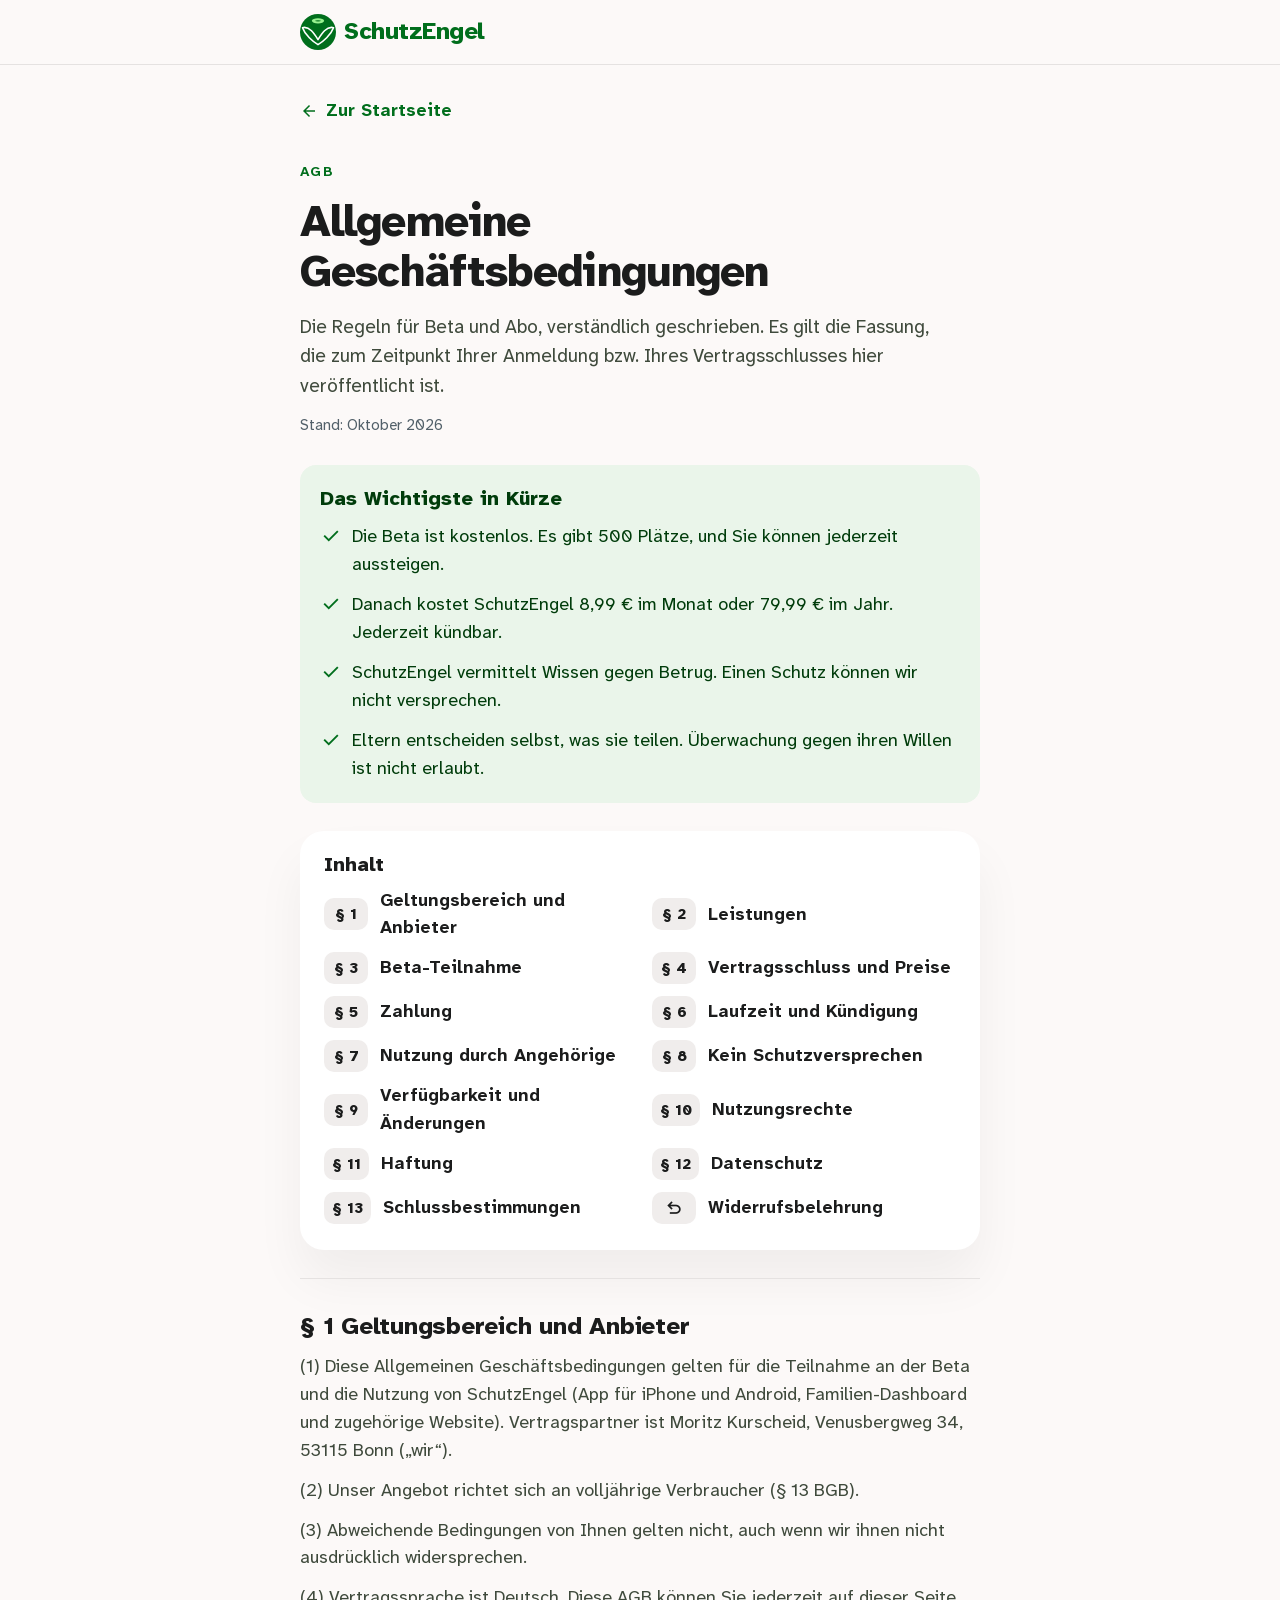
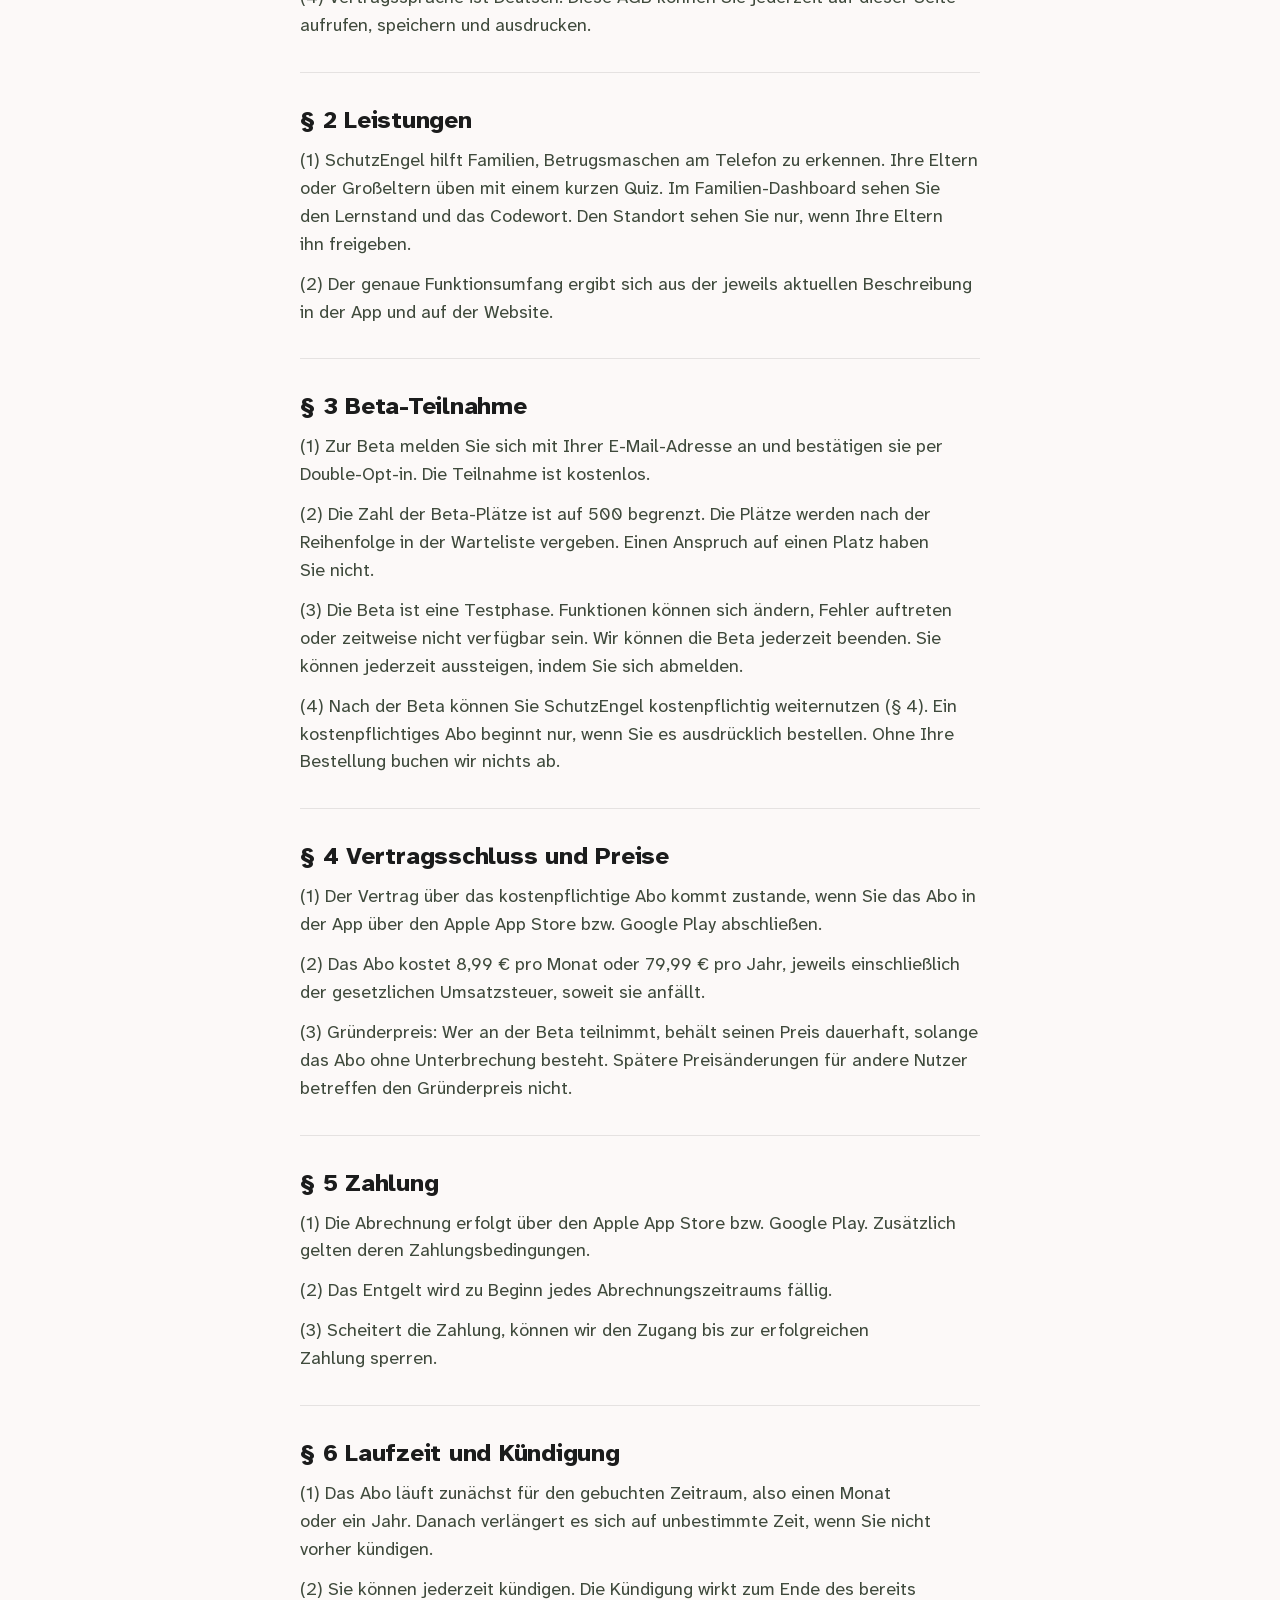
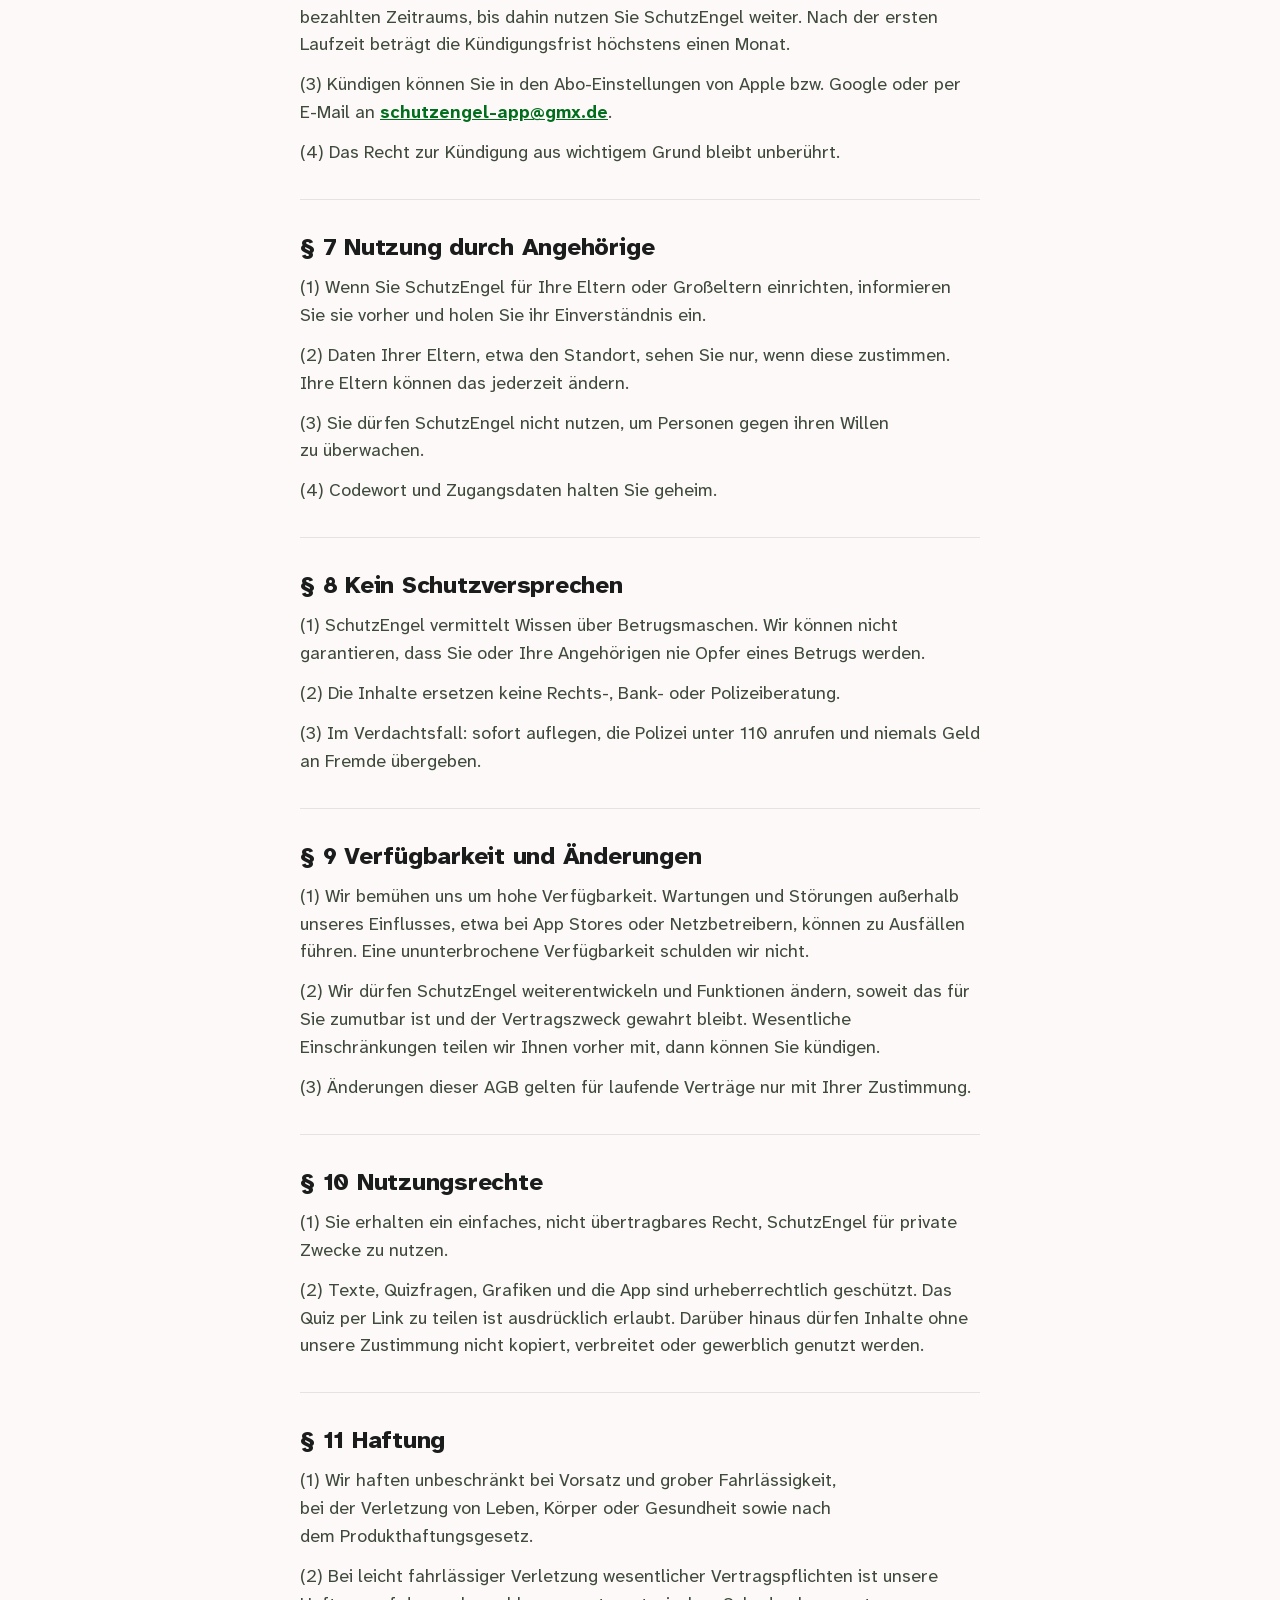
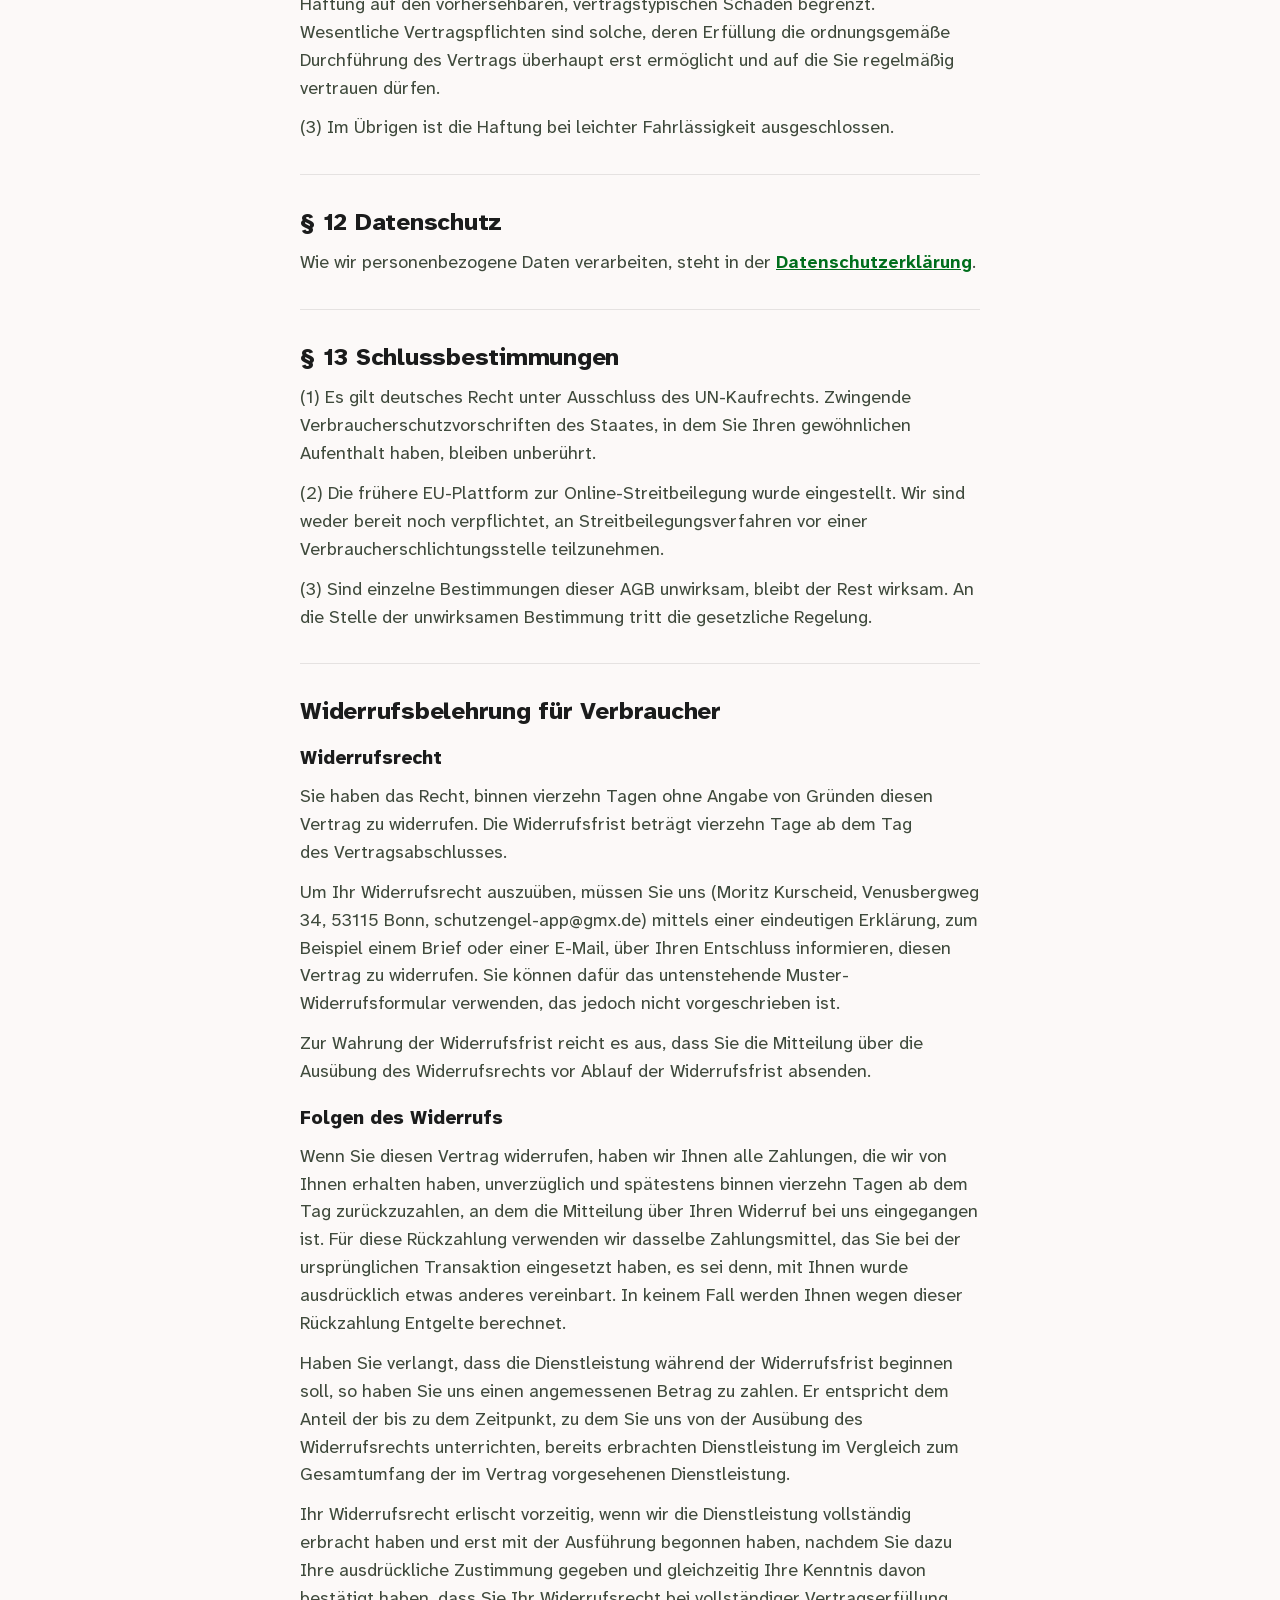
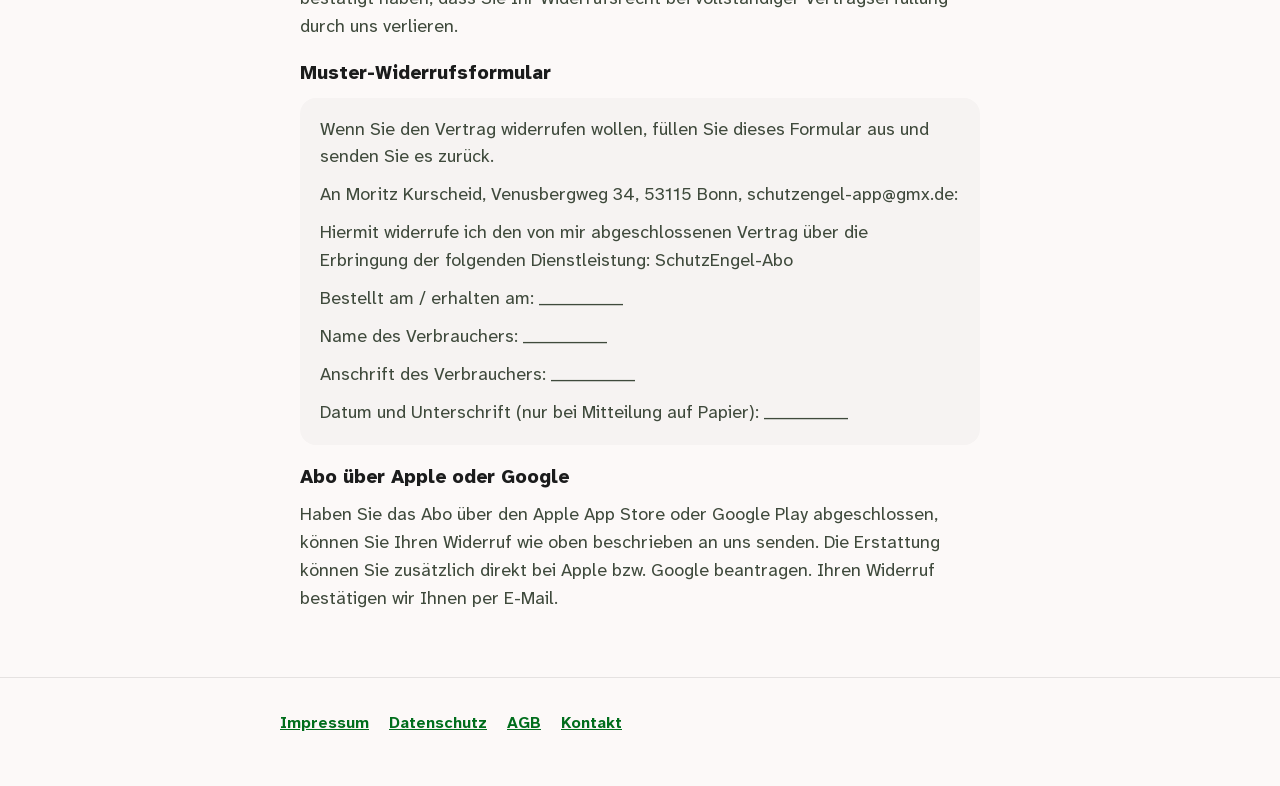
<file: agb.html>
<!DOCTYPE html>
<html>
<head>
  <meta charset="utf-8">
<meta name="viewport" content="width=device-width, initial-scale=1">
  <title>SchutzEngel – AGB</title>
  <style>
    * { margin: 0; padding: 0; box-sizing: border-box; }
    body { background: #faf9f5; display: flex; align-items: center; justify-content: center; min-height: 100vh; font-family: -apple-system, BlinkMacSystemFont, sans-serif; }
    #__bundler_loading { position: fixed; bottom: 20px; right: 20px; font: 13px/1.4 -apple-system, BlinkMacSystemFont, sans-serif; color: #666; background: #fff; padding: 8px 14px; border-radius: 8px; box-shadow: 0 1px 4px rgba(0,0,0,0.12); z-index: 10000; }
    #__bundler_thumbnail { position: fixed; inset: 0; width: 100%; height: 100%; display: flex; align-items: center; justify-content: center; background: #faf9f5; z-index: 9999; }
    #__bundler_thumbnail svg { width: 100%; height: 100%; object-fit: contain; }
    #__bundler_placeholder { color: #999; font-size: 14px; }
  </style>
  <noscript>
    <style>#__bundler_loading { display: none; }</style>
    <div style="position:fixed;bottom:12px;left:12px;font:13px/1.4 -apple-system,BlinkMacSystemFont,sans-serif;color:#999;background:rgba(255,255,255,0.9);padding:6px 12px;border-radius:6px;box-shadow:0 1px 4px rgba(0,0,0,0.08);z-index:10000;">
      This page requires JavaScript to display.
    </div>
  </noscript>
</head>
<body>
  <div id="__bundler_placeholder">Loading SchutzEngel – AGB...</div>
  <div id="__bundler_loading">Unpacking...</div>

  <script>
    
document.addEventListener('DOMContentLoaded', async function() {
  const loading = document.getElementById('__bundler_loading');
  function setStatus(msg) { if (loading) loading.textContent = msg; }

  const FONT_MIME = /^(font[/]|application[/](x-)?font-|application[/]vnd\.ms-fontobject)/i;
  const MIME_TOKEN = /^[\w.+-]+[/][\w.+-]+$/;
  function toBase64(bytes) {
    let bin = '';
    for (let i = 0; i < bytes.length; i += 0x8000) {
      bin += String.fromCharCode.apply(null, bytes.subarray(i, i + 0x8000));
    }
    return btoa(bin);
  }

  // Error sink persists across replaceWith since it's on window, not the DOM.
  window.addEventListener('error', function(e) {
    // Failed resource loads (CSP-blocked links, scripts, images) fire plain
    // events at the element — warn only; real JS errors carry message/error.
    if (!e.message && !e.error && e.target && e.target !== window) {
      console.warn('[bundle] resource failed to load:',
        e.target.tagName, String(e.target.src || e.target.href || ''));
      return;
    }
    var p = document.body || document.documentElement;
    var d = document.getElementById('__bundler_err') || p.appendChild(document.createElement('div'));
    d.id = '__bundler_err';
    d.style.cssText = 'position:fixed;bottom:12px;left:12px;right:12px;font:12px/1.4 ui-monospace,monospace;background:#2a1215;color:#ff8a80;padding:10px 14px;border-radius:8px;border:1px solid #5c2b2e;z-index:99999;white-space:pre-wrap;max-height:40vh;overflow:auto';
    d.textContent = (d.textContent ? d.textContent + String.fromCharCode(10) : '') +
      '[bundle] ' + (e.message || e.type) +
      (e.filename ? ' (' + e.filename.slice(0, 60) + ':' + e.lineno + ')' : '');
  }, true);

  try {
    const manifestEl = document.querySelector('script[type="__bundler/manifest"]');
    const templateEl = document.querySelector('script[type="__bundler/template"]');
    if (!manifestEl || !templateEl) {
      setStatus('Error: missing bundle data');
      console.error('[bundler] Missing script tags — manifestEl:', !!manifestEl, 'templateEl:', !!templateEl);
      return;
    }

    const manifest = JSON.parse(manifestEl.textContent);
    let template = JSON.parse(templateEl.textContent);

    // Nested page bundles (iframe targets). Each ships ONCE, in the ROOT
    // document's manifest; frame srcs carry an about:blank#<uuid> marker
    // instead of a substitutable uuid. Every document mints the blobs for
    // its OWN frames — from local text at the root, or text obtained from
    // its DIRECT parent over the relay protocol below — so each frame
    // navigation stays same-origin with its initiator and a deduped page
    // loads at any depth on any host, including a file:// download's
    // opaque origins (where a blob minted by one document cannot be
    // navigated to by another).
    const pageOrderEl = document.querySelector('script[type="__bundler/page_order"]');
    const pageOrder = pageOrderEl ? JSON.parse(pageOrderEl.textContent) : [];
    const pageSet = new Set(pageOrder);
    const pageTexts = {};

    // ── Nested-page text protocol (parent-chain relay) ──
    // Page bundles ship once, in the ROOT document's manifest. Every
    // document mints the blobs for its OWN frames, obtaining page text
    // through a strict parent-chain relay: a document only ever SENDS to
    // its direct parent (which, for every document the publisher's own
    // runtime minted, is another publisher document) and only ACCEPTS
    // text from that direct parent; requests from below are honored only
    // for the document's own child frames, and the ROOT never sends
    // upward at all. That last rule is load-bearing: the artifact host's
    // frame-ancestors allows claude.ai (and friends) to frame an
    // artifact, so window.top can be a FOREIGN document — a top-addressed
    // protocol would hand page uuids to that ancestor and accept forged
    // "page text" from it, minting attacker HTML as an artifact-origin
    // blob document. The chain never touches the ancestor: requests stop
    // at the root, replies are origin-addressed per hop (never '*' when
    // an origin exists), and both directions are origin-gated (on https
    // a foreign sender's origin can never equal this document's; in
    // opaque contexts — file:// — everything serializes as 'null', where
    // an embedded EXTERNAL frame still fails the gate by carrying its
    // own real origin, and a sandboxed child of such a frame is excluded
    // by the own-child-frames check plus uuid unguessability). Shape is
    // deny-by-default: one request form, one reply form, no error
    // replies.
    // window.origin is the SERIALIZED SECURITY origin ('null' in opaque
    // contexts such as a sandboxed preview iframe) — location.origin is
    // computed from the URL and stays 'https://…' even when the document
    // is sandboxed, which would misgate every opaque chain.
    const OWN_TARGET = /^https?:[/][/]/.test(window.origin || '')
      ? window.origin
      : '*';
    function trustedOrigin(e) {
      if (e.origin === window.origin) return true; // https chains; opaque==opaque
      // file:// trees: Chrome serializes the file document's origin as
      // 'file://' while the blob: documents it mints serialize as 'null',
      // so the two legitimate shapes can never string-match — accept the
      // pair in both directions. https origins never serialize as either,
      // and sender identity (own child frame / direct parent) is checked
      // separately.
      return (
        (e.origin === 'null' &&
          (window.origin === 'file://' ||
            window.location.protocol === 'file:')) ||
        (/^file:/.test(e.origin) && window.origin === 'null')
      );
    }
    // Non-empty only in the root document (nested bundles ship an empty
    // island), so it doubles as the root marker: the root answers from
    // local text and treats a miss as authoritative — never relaying to
    // its (possibly foreign) parent.
    const isPageRoot = pageOrder.length > 0;
    const blobUrls = {};
    const resourceBlobs = {};
    const UUID_SHAPE = /^[0-9a-f]{8}-[0-9a-f]{4}-[0-9a-f]{4}-[0-9a-f]{4}-[0-9a-f]{12}$/;
    const pendingFrames = {}; // uuid -> [{el, frag}] awaiting text for own frames
    const pendingRelays = {}; // uuid -> [childWindow] awaiting text to pass down
    function mountPage(el, frag, text) {
      const pageBlob = new Blob([text], { type: 'text/html' });
      const u = URL.createObjectURL(pageBlob);
      resourceBlobs[u] = pageBlob;
      el.src = u + frag;
    }
    function deliverPage(uuid, text) {
      const frames = pendingFrames[uuid];
      delete pendingFrames[uuid];
      if (frames) for (const f of frames) mountPage(f.el, f.frag, text);
      const relays = pendingRelays[uuid];
      delete pendingRelays[uuid];
      if (relays) {
        for (const cw of relays) {
          try { cw.postMessage({ __bundler_page: uuid, __bundler_text: text }, OWN_TARGET); } catch (err) { /* gone */ }
        }
      }
    }
    function ownFrameWindows() {
      const out = [];
      for (const f of Array.from(document.querySelectorAll('iframe'))) {
        try { if (f.contentWindow) out.push(f.contentWindow); } catch (err) { /* detached */ }
      }
      return out;
    }
    window.addEventListener('message', function (e) {
      const d = e.data;
      if (!d || typeof d !== 'object' || !e.source) return;
      // Origin gate first; the structural checks below (own-child-frames
      // for requests, direct-parent + solicited-uuid for replies, the
      // root's never-relay rule) are what hold in fully opaque chains
      // where origin strings can't discriminate — a sandboxed root's
      // FOREIGN wrapper still fails all three even though both serialize
      // as real-vs-'null' rather than matching.
      if (!trustedOrigin(e)) return;
      if (typeof d.__bundler_need === 'string' && UUID_SHAPE.test(d.__bundler_need)) {
        // Requests are honored only for this document's own child frames.
        if (ownFrameWindows().indexOf(e.source) < 0) return;
        const uuid = d.__bundler_need;
        const text = pageTexts[uuid];
        if (typeof text === 'string') {
          try { e.source.postMessage({ __bundler_page: uuid, __bundler_text: text }, OWN_TARGET); } catch (err) { /* gone */ }
          return;
        }
        if (isPageRoot || window.parent === window) return; // authoritative miss
        const waiting = pendingRelays[uuid];
        if (waiting) {
          if (waiting.indexOf(e.source) < 0) waiting.push(e.source);
          return;
        }
        // Never-answered uuids would otherwise accumulate forever under a
        // request spray; past the cap (far above any real page count) new
        // relays are dropped rather than remembered.
        if (Object.keys(pendingRelays).length >= 128) return;
        pendingRelays[uuid] = [e.source];
        window.parent.postMessage({ __bundler_need: uuid }, OWN_TARGET);
      } else if (
        typeof d.__bundler_page === 'string' &&
        UUID_SHAPE.test(d.__bundler_page) &&
        typeof d.__bundler_text === 'string'
      ) {
        // The shape test is load-bearing beyond tidiness: the solicited
        // check below uses the in operator, which matches prototype keys
        // ('__proto__', 'constructor') — an unshaped key would reach
        // deliverPage and throw, painting the error banner.
        // Text is accepted only from the direct parent — the document
        // that minted this one.
        if (e.source !== window.parent || window.parent === window) return;
        if (!(d.__bundler_page in pendingFrames) && !(d.__bundler_page in pendingRelays)) return;
        deliverPage(d.__bundler_page, d.__bundler_text);
      }
    });

    const uuids = Object.keys(manifest);
    setStatus('Unpacking ' + uuids.length + ' assets...');

    await Promise.all(uuids.map(async (uuid) => {
      const entry = manifest[uuid];
      try {
        const binaryStr = atob(entry.data);
        const bytes = new Uint8Array(binaryStr.length);
        for (let i = 0; i < binaryStr.length; i++) bytes[i] = binaryStr.charCodeAt(i);

        let finalBytes = bytes;
        if (entry.compressed) {
          if (typeof DecompressionStream !== 'undefined') {
            const ds = new DecompressionStream('gzip');
            const writer = ds.writable.getWriter();
            const reader = ds.readable.getReader();
            writer.write(bytes);
            writer.close();
            const chunks = [];
            let totalLen = 0;
            while (true) {
              const { done, value } = await reader.read();
              if (done) break;
              chunks.push(value);
              totalLen += value.length;
            }
            finalBytes = new Uint8Array(totalLen);
            let offset = 0;
            for (const chunk of chunks) { finalBytes.set(chunk, offset); offset += chunk.length; }
          } else {
            console.warn('DecompressionStream not available, asset ' + uuid + ' may not render');
          }
        }

        if (pageSet.has(uuid)) {
          pageTexts[uuid] = new TextDecoder().decode(finalBytes);
          return;
        }
        if (FONT_MIME.test(entry.mime) && MIME_TOKEN.test(entry.mime)) {
          // Strict artifact hosts allow font-src data: but not blob:.
          blobUrls[uuid] = 'data:' + entry.mime + ';base64,' +
            (entry.compressed ? toBase64(finalBytes) : entry.data);
        } else {
          const blob = new Blob([finalBytes], { type: entry.mime });
          blobUrls[uuid] = URL.createObjectURL(blob);
          resourceBlobs[blobUrls[uuid]] = blob;
        }
      } catch (err) {
        console.error('Failed to decode asset ' + uuid + ':', err);
        const blob = new Blob([], { type: entry.mime });
        blobUrls[uuid] = URL.createObjectURL(blob);
        resourceBlobs[blobUrls[uuid]] = blob;
      }
    }));

    const extResEl = document.querySelector('script[type="__bundler/ext_resources"]');
    const extResources = extResEl ? JSON.parse(extResEl.textContent) : [];
    const resourceMap = {};
    for (const entry of extResources) {
      if (blobUrls[entry.uuid]) resourceMap[entry.id] = blobUrls[entry.uuid];
    }

    // Artifact-host CSP (connect-src 'self') refuses fetch() of blob: URLs —
    // consumers read these Blobs directly. Survives the swap like the error sink.
    window.__resourceBlobs = resourceBlobs;

    setStatus('Rendering...');
    // Page uuids have no blob here — they ride inside about:blank#<uuid>
    // frame markers the pass below resolves after the swap.
    for (const uuid of uuids) {
      if (pageSet.has(uuid)) continue;
      template = template.split(uuid).join(blobUrls[uuid]);
    }

    // Strip integrity + crossorigin — blob URLs from a file:// document inherit
    // a null origin, so crossorigin forces a CORS fetch that SRI then rejects.
    // The manifest bytes are ours; SRI protects against CDN compromise, not this.
    // appifacts: only on tags now pointing at OUR blob: URLs. A reference the
    // bundler left live-fetched (an absolute x-import, a runtime dependency it
    // could not embed, an authored external script) keeps the pin it was
    // written with: that fetch is exactly what SRI protects. (A crossorigin
    // on a parent whose child carries the blob — <video crossorigin><source>
    // — is left alone too; the attribute is then the author's to drop.)
    template = template.replace(/<[a-z][^>]*>/gi, (tag) => /\s(?:src|href|srcset|poster|data|xlink:href)="blob:/i.test(tag) ? tag.replace(/\s+integrity="[^"]*"/gi, '').replace(/\s+crossorigin="[^"]*"/gi, '') : tag);

    const resourceScript = '<script>window.__resources = ' +
      JSON.stringify(resourceMap).replace(/<\//g, '<\\/') +
      ';</' + 'script>';
    // Inject after <head> so the DOCTYPE stays first; prepending the script
    // would push the parser into quirks mode. DOMParser always emits a <head>
    // (synthesizing one if the source HTML omitted it) but may carry
    // attributes through, so match the full opening tag. slice() rather than
    // replace() keeps us clear of $-pattern substitution in resourceScript.
    const headOpen = template.match(/<head[^>]*>/i);
    if (headOpen) {
      const i = headOpen.index + headOpen[0].length;
      template = template.slice(0, i) + resourceScript + template.slice(i);
    }

    // Parse the template and swap the root element. Scripts inserted via
    // DOMParser/replaceWith are inert per spec — re-create each with
    // createElement so they execute, awaiting onload for src scripts to
    // preserve ordering (React before ReactDOM before Babel before text/babel).
    const doc = new DOMParser().parseFromString(template, 'text/html');
    document.documentElement.replaceWith(doc.documentElement);

    // Resolve page-frame markers: mint this document's own blob for each
    // framed page — from local text when this is the root, otherwise by
    // asking the direct parent over the relay protocol above. An
    // unanswered request leaves the frame on about:blank, the same
    // degraded state as a refused embed.
    {
      const MARKER = /^about:blank#([0-9a-f]{8}-[0-9a-f]{4}-[0-9a-f]{4}-[0-9a-f]{4}-[0-9a-f]{12})(#.*)?$/;
      const needed = [];
      for (const el of Array.from(document.querySelectorAll('iframe'))) {
        const m = MARKER.exec(el.getAttribute('src') || '');
        if (!m) continue;
        const text = pageTexts[m[1]];
        if (typeof text === 'string') {
          mountPage(el, m[2] || '', text);
        } else if (window.parent !== window && !isPageRoot) {
          const had = pendingFrames[m[1]];
          (pendingFrames[m[1]] = had || []).push({ el: el, frag: m[2] || '' });
          if (!had) needed.push(m[1]);
        }
      }
      for (const uuid of needed) {
        window.parent.postMessage({ __bundler_need: uuid }, OWN_TARGET);
      }
    }

    const dead = Array.from(document.scripts);
    for (const old of dead) {
      const s = document.createElement('script');
      for (const a of old.attributes) s.setAttribute(a.name, a.value);
      s.textContent = old.textContent;
      // text/babel scripts with a src: read and inline. transformScriptTags
      // does XHR against the src, but blob:null/ from a file:// origin is
      // silently dropped. Inlining makes it a plain inline babel script,
      // which transformScriptTags handles unconditionally.
      if ((s.type === 'text/babel' || s.type === 'text/jsx') && s.src) {
        const pre = resourceBlobs[s.src.split('#')[0]];
        s.textContent = pre ? await pre.text() : await (await fetch(s.src)).text();
        s.removeAttribute('src');
      }
      const p = s.src ? new Promise(function(r) { s.onload = s.onerror = r; }) : null;
      old.replaceWith(s);
      if (p) await p;
    }
    // Babel standalone auto-transforms type=text/babel on DOMContentLoaded,
    // which fired before we swapped the document. Trigger manually if present.
    if (window.Babel && typeof window.Babel.transformScriptTags === 'function') {
      window.Babel.transformScriptTags();
    }
  } catch (err) {
    setStatus('Error unpacking: ' + err.message);
    console.error('Bundle unpack error:', err);
  }
});

  </script>

  <script type="__bundler/manifest">
{"d4d21324-5703-4d5a-a9d8-5c43acf494fd":{"mime":"text/javascript","compressed":true,"data":"H4sIAAAAAAAAE6V9aXfbNtbw9+dXUJyMAlgQLTlLW8owJ02cNm2cpHa6jaw6FAlJjClCJSEvlfTf33OxEZTkLvOensYiAILAxcXF3XF46H1z+u70/MXH01fepORzL0265bIQ2ZwdVmVyeBCIyut6KfcKLjyWZiLwztl4meWpd5uJmfdpvCw8+RyI6pOHKsY8MWPeIk6u4ynzzk9fvDo79Sa8lMUVX5YJ6/Iiv/dKlmQLhoP/85cV8ypRZonwBwhherK6iUvvXND3488sEUHKJlnBPpR8wUpxT84ERYIUhGF6UnhZ4YnoXMiSFSuWc1bG45yFrR5JeDHJpkv7fFtmwvy+ifMlC9kGh2JYjCgjH+tOz6A3cb9gfOIVLepX9/Mxz/2o6Ph+CE0Gk2WRiIwX3luEVwkvKuEJepsVKb8NzlmciEE2QS2Bxazkt17Bbr3TsuQl8mv4hp7b3ssqCeL4Js5yGKN3z4SPByUTy7LwxMZ+8aN44JOv3p/906++en/2lx+GpXhBEQqCQGB68hbhIClZLNhpzuasEKrCBYlAwoywoCL4fcnK+wuWs0TAWO66aeJjOdIC668UyzwfqDfY7htVUmYLMUxjEXfTpKseRz4mq0XJF1VYkkXJbjJ2G/IN/RqxKJgy8UKIMhsvBUO+fFE29XEUwbfM9FaCzRd5LFhYBFlRsPLbj2dvyecqZO02CwS7Ey95IVgh1mvfJ7tfq1dFNCZ9eAyzRFF4WQ1/Oxkd4OjkMGB3LEHiz2eex5V4U6Ts7v0E+ceH0MuJAhajlHb76zU7hqGm7G5PDyUVQZVnCUO6TacY9kZBzoqpmBGGSUUBKV69P/sQlxUrEQ4W8ON1yecXosyKKRLEh2kfzsQ89/E/XYnMwiaHlaj+l5UoAf5Vu109AH/3GzX8vwbwK+zXHarW8A37AjxsBjkTXjEQ5f2qoN9dvH+nYIAE3iSxSGarv3h/I9dvvXboA5dkyl+vX5RlfB9klfyLCvyXYzErX5CSsuCRrmy3ded1EbVfiepC1SOnq81gwkukOqs8PvE04bxm9xViGFfD3qhFqf/Ib7cRH1YjyobVyMJeDc99h2ONNRFvDrt0YP5B4rwEJ5UrpIGasoSn7MfzNy/5fMELoBGFAe5GfRIVQbXIM4H8Qx8HC75AeL32zzkXPg5KtsjjhKHDyyBNLgNAxUdr9Td6dEh837aVxOmVoJ/+z/M8L6iSrnxzxvOUlatxnFxPS74s0jDhOS+78+wOZYVXldMxSZZlyQrxEiq8L/9NRBkX1SKGMjyQ3XnemJcpK8P+4s6reJ6l3l9086z3Z/10yzjNllV4tLgbjPldt8r+yIppqCvH/G7Ab1g5yfltOMvSlBUb+fp/rtn9pIznrPKqpFvNsoKtev92Jtdd8CqDBQn7vd6/YRAb+LG3ha5XPQNAAWawk0XJ4nlWTLeBSP68ZVYIVi7g1zyrqqyYruynSpbHIrthFgh/ezWe/SkU5cuh0+DvTyYMx2zCS/ZPJ2XeA/oO1Ch8/NgMyk43Hlc8Xwo2yIqKibA3WHDZT5fdsEJUYcGLfaDIs4LFZXcKuAEb5ateyqaknI5jdNT/gvT7X5EvvyA97B09+7cufvoFOTp6Ro76fRJ89Qx7T774974Xnj/5N979IGAdC58CogCSDOIim8dyAga5vH7wtPJYXDEvKyZZkQn2DyBciFk3mWV5iorOV0CJthrg/3kN9va808z2v6pn9gDo/xlN2OwjMV0G/NVqEacpDPHp4s77cnE3mPBChP3+4u6wHzz1lll3zgteLeKEEfvLDEih81+M5YttwnLLy7Q7Lll8Hcp/u1BQD3F3W6ZZtcjj+zArAOO645wn14PbLBWz8IjNBzOWTWci7LP5NhEy47xhpciSOO/GeTYtQjibu2MuBJ8PHJgqPHz2jJj/gyd4sENGZasegf+CZ/+YSu4QANPBsmJlt5LMilzzffBYFiWreH7D0hWsUncSz7P8PnxgjWQTuWOCL5+x+T9aswcPg7+Ngf3tHpoQerK4s1RII2DPe7K4q6c945WQf+PKYOo2da4b53yaJdvNLFUTfBECaudsIuSPP7qSwwyP+k+/ePrlk+dPvxjM47uuQqnnvWS2Pbbnizuv34NVrQHwr3Gv1zvq6SX912Qy0Xvn6G/tnSY8ni7uBrezTLCubBQuSta9LePFPkqspn144J1lMOHK+3D+5t3Hq69fXJy+ffPu9OrlxQUIlvFiUR3esrGXsuS6W4l4yrrsbsFLAXLx5fKo13/qXTO28MZczPSo4MXqvkg8kLhyR6L2SjaNs6LyYiUxe5Vgi8A7OFTn/JylWewtyqwQ3kr39Z8FCNErbx6X06wIvV7wLJkPvI2ultItI56Uar2Vp2hBVlRZykIvvuFZWjf+F4yEc0HsL+/Eoom38jQN8OKl4PVbB8Q7sDQbfsYTwUo7QE8NWJ3K3Tj9vKxE6LE7EIG97i0bX2ei+3AT2wsgRVryRXeS5YKVoQer5LWyOQA7LpzO/rKl7dOeAN2UAe3zul99VTX6dFosS3VYeEGv16/+or9MMNW8m/BlIUKv/0C3kyzPu3MOqwEY8hfdAoUGLBMs9MplUcBh6PYriUG2Nd7evsGq1YN/P5H3gvpwzpIxT+9XhtLD4a+xqrexqGF+nBi8cNtv/FrI/ywVLor7Z7QIFrGYFfGcSTEAJCSHeY8eHWaBYJVAbwRIIxjEBCZF0R/P3yIRjOMKxIX1WkkDuqumxADSBsO18PFGCh/Qk67fI3VsiXSecISXP+QEaMqTJWgxjOzO6FuQVuQU2F4R+y3ChNPPAhUk54lcBDwQwTwur18zkcxYijgmIqiYABnlXTxnqiBO+UJIwTtFHKRxrYm5uoIjCfRi1Xo9gS6Q6TiYlWyCAzFjBbqiJ1cBv46upFyMcOj7dY0e/[base64]/VY0lQLcdVEKcpSjFR7VVRynImGErxZkOGIwPTpfraGZvzZu8NEX4KR0gSSLH8jIl4vV5tDLTm1KmIguF0FIF+NF7mYjBvUQo03+u12ygdTkd0js32STdk6LxphX/vBcrJKgiCJQmCQLV4f8PKMksBH1ebjYHvhILq0bw20WsGOB65DygDCb5IWYleoBjjcOI+kgwTLsV2Jujhb8MX3f/G3T+uHo30r173q6tHo4ND8iNUd6PLtIMug8u0g6NHh/UKvlLUx+xZrbwqcCDKbI6a21dqz4a9EaXUR367zYZMKze6fVmI/Xb7G0mZ9Nygd6Y1aX3S7WNsd/9raAc9lubrnLrNe6TU6jnQtrk1urxTBnyhv4/xoLrNYOdBIV4lccV8GFGoB8IppdVAFrfc4pYtbjauBhoVnJaV1FgZALR8PclWY5LY6hh9US6ZbdSzxZM4r+ryvi0HQuM3CCXUwGiXhdLbp7b6R6GOAYajd8v5mJWI4dAsxgk9arfNOB/[base64]/ab3eU37422XaOVSjqMwoSlpGwbBSI+jQfqeqB7Gxq6E/PPQVHlS0TzLKO301zMwOs92uTnoDuSrFMDPvVM6qm+IR4F/V7ZJK4Z/k9QdZpwPbu2pBmR6hOQ4lkaxnRTKM9ehzAF7W6avxmompxSkldf6Z+lXSTeI5y7s++VlIbu2CCeTHXjwel97YG6eZN065Ny69JBPMA/bLS1nupZPCY3Mv80DWuR6nIL1ce797lVfF84VXzeM896pFXEij37W0/fFi6lXLsVctF97SgxHcjkvfKIk9H2NSCLrS0j2MrYxvtbDvE2XVM6XyyScC+N26EJ58IoB/qAvhySdiwnndqXzyiSjrktInwnkLXpk5nfgkiReSGzdl+tnfkNJaMcG+elqIMmMV0kVMPxYCUG6B0FCQYoTpybAgYoQxeeQCPs/57etlnl8kJWOFF0shE6S11zxZVvLXhzy+95IZS64ZaKsLUfK88vShAH9Z6aVZBQBKzY8PWSKWJXtT6B+m/JzNuWDQI4hcYMKdv+M/xXkGXKSntENeJtj8IuEL5uWcL7z5MhfZImfefClY6hX8jKfLnHlF/SJfsMIDSad6I3VRXsni9L0yCP++zEqWeiW7YcAmexX0nHoVi+c5qypPrTdLm4jxu6ArXiR5llyHPi9ewg+f8CKZxcWUySL5C8qyYrEUUPQGfkBJtRzPM1l0IX9B2TW7T/ltAYXfs/tX/LbQpcuFLvtxoUsWJasqXfgBfkP5nC8rZno4gwfTh6xRvchy1Y8sZaCksBWn8GTrchbfMFv3Fp6gbgILD8USA6BknC9lH1/nS/[base64]/R5XqpVDleh2gxi4C1NgVgBoDXKgwkLVKETuAF6bEjsK20UOxLfR4bL1V1zRavTGlEhJWtWIAaAugtw35SdBPKAqHv534j0drf/ibPzrw14+Hvz0eHTzGB5/It4pUn7Pp6d0C+cforqvUMus00b8w8js/iY6PD0984k8zHxOuuqWXl9WB6VQ+6J7XFEUteB76j0d4PfzthI7ga983v4aOW91uNzpZw9/h5WV1eXkxOoi63VZ0gtfoGClT/VoK1mvY5HHJ4rXIRM4wiii8cngywn6Hi45/glHdx/Hl5eHl5ROnkXRpOMHr42Hc/eNF97+j4W+q5mC3JzPP/wp6SBtzrKeILiuMoK9RZyi7s6Lg6AAGd1kdUHw4raW/7xrOFoyeMGsz/q8gqCScVJieAKOkxOGoDHnn505Vm5blhw6nJKMnftfvZIHgb/ktbLWKIYxr/xf7yveCIEZk3yTD9KS0wnbEQh4ViONOFhYgRta87S9KS0Xrbr4VBBWEkRLTE//Y77BO2fFPjg/hl3/iY+I2PjyesXzOBLqs1if4cJoR/[base64]/sd6Xq057urvFziCF4uwqOdQNTC3ofRhYNMUhrEZ+LiWDplSHYBPUKi0bOVxb1cac3QQVhFSDPkOtCIe/og4HtkXShB51AtWRHPcPJruXFY0qg4uV5crNLysLi9GnQhfbi43l9XBIyUwuQLdsD+y0gU9eYVKkNLlQmZFki9TViF/tapnDJ5QCg6Hu584nGKnM6b4Zr3h2/0Ieuc4inw/5Dj4zLMC+b6ZFqjcHKT8QbhYKfEDvl8uQdsJMjEULUouOPjj+FGrHx7+hqKw29WUD7RV3VFnrXBP0azu6AA/sigohSnB6OFv0vfJ+nJ0UVJV61iIEndR0MGucouxBsSZ9RwzaxOtrrMiDQGu0ikqLIZHo41yKYLvFcxKDUPts+UTrVQlfp4V1z7x50zEPvFB9+4TP5PD8olv/rL5mKU+MV5HxJcWhtwH/zClN/aJr8QnaV2ArqSE5atjF6orJurnOVdnrR8vFrmsUJCQPwtuvnc3X/gjR1dbsnqNWgULZnGFxNZerFeUu61R6/C3rZWpF2a9bpIRXgAZkStelUnKE7P+Cmz6IcnjqjIPWWp/[base64]/cEuxSXxWUJh5i0Fe2qxls96bJnzhljkWOwpcWiCg8P08RZfaAVQVbcgCgvLXVAGhOe1/SYUvlmaPSPqht/vS6ManIeZ7ngtoEAyQNHrV7YKtrtUu0CEYd+u61IZpjN4ym7PERRq7qZYmNJZI6XYNVRM2xa+1p9x9qXM8dVUXID2ntTbnDADN9VQO4BVdMI+Ie0KWlLgGUETdNSqiq5hC13fUzZlkHyD7ASIkakJ6z8d2PUlJk0WdXtsj/YybP+Ubv9R5DkLC4RJubtCpPKnNuZ9LWEffiHXM6zeFHvicxwUK2mo6rAeyZZ0OFohz1RbzPr/coe9n5l2/rilQhLcgM+2mygXy9bYEAAS4C/[base64]/TYNTBl9UB+ecFl/jRYVbvi1QvtFpbu417egX7pqDvUA5RYxpYS/QJrtw5a3uYdfDWAtYsrt7fFigRROAoEUMxChXpkFYz81osaUJtdJwYFtAYYrYMkI+QNqeVw/[base64]/3Wfe5AcoSTc1iXdMUHtzG17qxMthMu3R8eL2Br81pj1xQZRKCUVx05yfQcoDhk8c8mtNpeEGnZErRvHOBD48Gzgflns3BSo7ATH5wGUhjeRSyYbcziqTJXKlV/i0lkowsofG/0LDX/SruTkarJ5u1/f3U+f3c+f3lRr76DT188COuZmbBkF5YypSsrndLTb5tcENRl1lBvYOKrsAHNfdlwlIAqWsWLqO5UFuCAzKbh0p5oLTbObYOMdnwaNQUF0hK851CeHFJKU3X69ZyvW6lpocp/d1sngx2F9EPuXyodR0Tgaa4g5brdWp3RXncj0RY6DM9oct60LF9UINO2u3YQGHOUAKiXQz/MINZE8q17P0NJle0sg/w+qTdvmq3J/owoZReGRcDCwiu2c5vAACVfZATr99LrV1yqSkBmpI5pidTqBzOR1ixUVPq+3bbzGlvMD82vQzmyp4+7dDlcD4i8+PJ1mAu6AQqbugV/BlLR4/eZaplswu8XjdLbvBg2qHjCOB5Ed6EE4HsolzYFbmB5bCwn262V8Ei6e860G+1jXV1k4mrGdB4Jze0FDSQOOizp/gQ/qnfmTPTr6HbKfRCOPwtAIETeuJ08gglh0fPnuED+CcQXH+m/xxc4FKp5UZHxO9Jh6uyXqKn6zV3nqKn4RNJyHLq/6tek4T2BslxNkg6HZx3aIV+R+UwGUUReGVz+4vVqk6H80md6SPDohzTp5HVT2nxB3SvHYZDqxYKgsMpjqLhyNZLzvdNAUda/7krq/+0Da4hWKWHo4EymLf6GvEzU5ZTyZ5annQFXoJhokM54w2fDCEWMYhNwFk1kjQokRJc0oXm/nqdGCEDRGixyP2aT9V+FH7K537tnsYYSjBZ0tbVen0VgOpFqxJBiGGolFwfT+IcfP1GICDbJzy4areX7TZqvhf9INCVdLXCIWfmJ263M8WxKv2OekdpeFQTMmUC7CsfUIw3WB4iE5pIAuAK5T/jdhtN6I9QKhV8P1uHI0wmUi7LtGM7+CfQeGAgsNnuSqk/QLhfcc1NB4uKLVP+ElQh9gvPMYmVm5Ttp2gZSE4cPV8XPFJaCszGQgKeDc2vxmUWS2XDZFcb4WNs54ex9ZOY1PoZPNG/YAn8ZosJL2U9KFZe89Kp3VEH4Qn9XQwno/UaHjsTdWg4yumOmf2T7WEoCzycdTUuSEWRtDq32614S/XZbrdYwOfgNCiAMilYD31tun+pO5Quhq3eCKhJq1eD23w9ho/[base64]/vF4Do73jKgtO3p2en7z5evXv/6rTdzkFbsR0LrCkw0Wdf2elgxzrlJaB0yAOpJ4UuK5yhBG8wYoFWtGLLKX6uC4k8bRHKSI7pCVcmgoTEmJ4kKAOnVpIDubLwq4Krq7goODgBp9SZMqlq4H1WsFOvqJOmHtjIHHdXTMpuOFDhCfKEVKjhHH1XtcApdsD28fQXBTPDD46ZVlXWbVt7QLw/pFwGFot4ChRoi+V1tXZV0gXKGN2r4YemMJv40a1bZml2dLrVVJkZ/Qh8tKXRkuk6a//2oxv9zlv1V1EF6+NUb7rplk8gElFwdaUDDCIfd/zLnt8pBjNF5xhoimZC+mEzDHkfKp6z4DYuC+QP6wicked3Gl3ViN7xQ8/vFC6DMm7aYSTwfwJeAzS7ajdvG7CMnUIL6u12o4nnYxn0HgLxrUlA8XeMXdaq/QJBCobXZTyFvUpW1+w+rDbgvK1tYQrrpaIO5e2+Fd2zgZFDwEaW1T7stZmcA2hsIOY7fhu9QD546vnqOzmxx6p0dVNxdV4dZ+hvSGaUFKGlLmAYimCh9mx/sJTwsgvn7d/+WB3E52+Iv1p50oAvv9rxvc3GxyGaCsT31XkFiDWe6cAEcSkXdZZ6ceWx+ULc+0ofi0OAdlZJ9zVDHxO8rexMYPC765JvSIJDADD0ZbWmCaX+mPOcxYWvEOLvzNzfGDKZYLxxEfV+i6x/QGIr8UKeVUKGzftg/9iujStZB758PuHUcuzb7STX6Ia/yugn+W7PJ/0eUF1FJUFb+eAQDEbnRNHkleJjGcrroIQGdCewvZMd3JxQftKLVBMuCW6OtCI+HI5CNDFH8lSghDxWJM6DcVD/cSfrPPZt8pPCi6EbDz3u6DWadMDDmkzoEBRm+xY33pCJ2nFXZNmI5QiCICfDchRekUfKA3q5qcMtdntabkiletKyNkpJQuZYLXO9zrd/[base64]/SsIRiXokLGFRYRXOBKhnFo1lJh1lNyRSY1ayOTJqiWPIpqTr1P6hEL6u5ZYrnNVPcbmumNa6qbFqgJZk7sshymI7o3GhwEquUQsvAGM1polAmJVNMT1I5zSmWe7UI7JIBO7B099DpX+4h+24XPLa705yP47wrXZHrnfUnr+3DP4OX/l7kgO/40tj1T4YCLi47aFYm+z6vsUMPoKJcn4gR32+SBmtTZcSIaljVRq3Q90lOx/Tk8DJAn6u7tajuMLqM1v9aP7LG2TGO/M/VnR/6nytfhuL92WaJ//fNMqGx3Syx3ixXNGnp41YfAM39s6z3T6r3z527feZUWBwzoUm99brVAvNLMyORsalHasMB3C4o3+IJYUNUFoFbF0p/OnaknGuQcio8pkWQ8zg9vROsLOIc5egak2syNgF4NxSNyXW9k2/pGFos6K3iLwAhNIdwWxv9toYDjRbmNIL+yG3d44LeIEbGmMzoYr2+QSX8vqet2Xp9oRiVRVQEmncy4/xGYiXKyAKHO5UoIzNMTukEKMkEjS0lIXf0KpKU6HaL2wHy073TDh4GTcKEyKUPT9drm8zCeNtU/mZTi9j3ZnO/pBeRXVvvE2yhT14i5TwZGxFnhbdaSQ7w6DmwhpoXnKuYhR/P31ZeXLKaV4yFJ3kjD2SJAeSb8GIvl97FOTT3d+evErBJILyDMOn67EVy8neRAkd4S6Q2c+ZgJ5HJGMKXG7uYd8AiQ6gtuSPvcPhOI8Y5vYtWm1BBUyW4OgP9aU2rX5J3QKuXUuR8qRyVDLlar5sFkA1MrakM7DD1ikhtOR2+p+/QWKL4e4cJQGe01cPkZfMYeG+PgfcPHwPn5L1zDJwPX47oe1AmnrXb18BXgNruwuEt6rX+34Ar+Yu98H2Jw5fmAJrXB9B5fQDN1QH0krzD9OSl3Evv4ABye3mB7sk5xqH665xDF1vCZZLzgoFMj1o9VwXCgThsBWK/yHPkH4CCUjoROApvG/zGd0in2wwi1gqpnq5lUKvz0AqeZ0++7FtrAngs8GMTgTngnQ4uKSqPj5/hTtlhQTKLy5c8ZS/Aa2Xds35K+oWOH/gdVJ6cnPQcS8eT50oBcFerBbW3oif3umf81D2+UEn2wF1dBwHBRr6JK085Lno3Wcq4Fy/TjDeDg64Z9cOCC+R3QGfzsxhpp1ACMj/2yZWgh91VjxxtTDCyG4vcHR0c3pMX4IWAonDMZvFNxst1d87/6I6zAjKbSAPpWNDDoaccri4nI8eb86XjeuT7hNEeKWmPcK2/VQ4ejSBGdlypiECu3sspUxX5cdVuj3UQrRjmIzzAeacjVUPDXEYJHoLOeZjreM8Da8WAQ9Y6ER8c+iTvHIF0Ex/3oiqMO0eDomOzBzIywYTRSb0ROW31yZWTn5DmVptwJdzUhgnWEkLeSbajMwd4Jf/GzXlAMDqOzTximanuUIakxp2+fDrwtfXcHPtbk4k7R3gQ04mczKRztNE9yVhqC4MJ/VUgGBRuTjbHHfSCqdFMcAQtQgmA5hQsMDYbY5gyYbuZCVnOdLyyWTcT8ClXDtaoRWkGi0bNgl1e+tFR2N8aUaevvt9vWFSyeoXZzgrn20BhsMIJzSVQ8u0VTuADyW73l5c+XjVayn5Yhx45jVV0sp7vyvwYQhBwJ8xUeLIu3JgfIz8qqbR/zuM7cFKHmG1ZM/CV6x8cHVweHUWHZoR1Onv8S94xVw8LenbJ+2hKL7RmUG/yge+oSc63WH/dk+NNLpVm5XpdBldXafKygggSG35cF9buCWUgKRUk1pSHQUZPhhnhwM+adLVSY4gyPMIDHiRV9ZHdCSoiSRZCx4ieUWPVHWTdriejgs3K8mEm8azV6PlDmfEyE/co3wnNTuieMeR4kLTbHPTwpgJ0MJg81Cs0VsdI3R5vaq4CnIAk65pvdws6SOewO9OQd2wjps6PwDgeikCnvqLOUt8L402iNpSWnFDtdcGl0CSdI2kB1jaddkPbQnBQyFwpgdSL6KwsiIHCA4J8dCaKW6WA/pnF1w13yY/MybRrnClN/kodwmN9sMCiqZhwyEfkh2DnDUGhrBCS1QgJpglMT86ZjHjRUf8N/SC4RVr4WK6prH0tjUpXAuj5U6kZHigkulUgKi2IsvX6Vs27hMQtahqY3AuUkX7vCF52MpHktEKOZvhklYPt+4yhkiQYcoHUq/N2azv9mR18jy5qV2NSW1Os3NVut+6YVvHD8jbz0VwzrFWrTRGv2rJSZrVpMt82TSZGhwK2xgKkUcQjf+13LvQGxR2URP7amHShhEyMmhNy1xjrqhKQPtaWFbQkSjlhFSSSK5124i3ZplQ8+8WWf8NwTK7V/pLYf0uv0RIPxnVQgkWN29oc2W6jC3pLbmkl0C3GBMn2Si+4Xo9d6zRut29drv2WNqoh3AUmOx+OR/R2k9U88DywEhsdOg9ghMhGxvL1tdJwmyAc4MYGRpAdSnKWb/kFgQRsvc0h8BziS6I9ZQiHPQmy6y2QebfSYoitPJszdBsorwm0VI6TrcU2tZzRJUMLogSZ24anBr5RVvFb5aJBrtdrdE3niuzXei317Jh8QQesSzfhakNMC5Doh6qzXQO1Kg9/NF8b0Zn0K9CzuacJ01Vkhgf3Rr2N5rrHEb3HG5nu5aoG6QXVzf560K4ZWdcqN56FwOHNYB6UbEKv0AUZK/dpTGSR9bl6gRiZAxJovbjSVozlPrgGbbYktx8Y7ffIjaBPej3yiiljvd7wNyKqE4/ciG4fyKeUz/3QMQ++33G1MuRZHRNag+24ECFtEgPb/qqoldcbp1VCQUIwokipDo0KYTyyQ/qgATKhJ2g1Z1UVT1n4iqEJaOpJrHz91U7MJmAWGsQtSrnka2IipOWG5Go01XqNwIuDwHCwUcmsqhm/BS7a8O0razooJRWP4cTOkc42VZoTL5aFmw0ZM8jplitYf6v3h7VhS2HkW+o44566rm7fRoH8vnAzrcEx+G0UyI6REtneULnpV068HPTyEYlZVhFfp/gm5lnmtPPJalMXKTUzKNxnWaXyUkES6dVmUzGhsnEplgGqVeN223kAGwMTbyFpZd0aeJOE/SjznKE/ebfRbGM1H6+y9AwsWgivGoW6pXCLf87y/EdId6CaK/vhT3FeIQPM1WazqSH/hxOZJlPzv9Y1yH/1Uk7DJ77SbEDgmCmRafp9Ijqf/s+ggfGptXnumsmW2m1bgddrWz74hNEb8oa8bcTL/Vg7IljXFLsfrNe6JAjCujRwegIZqOrwNVCIu02LP2kqHd31dm9R69dYf3tL9cFUaiYOkhNk1dmTdwkQ8ntyod1+klnJ5yxa1UpF4ZxQJkJOHdld1RgO9U24/w1nCf/rrOD30Qv0PRGg2FGqngvp6ykCTRQcGL9GylFR1Nqnglj7WMi0Jqo0Kd7Av35EUbFe+5B1kTzvLe587ASegTtohEQkpM+CZFGUIqu2MaoxrZqKVUc/5ncQi3yZUNwMRHE2Ssm6UmlcjXWA6CSQKiu/ihMmUhkTig3Jov+ih7+kMsr6xBDLbKP09G6aLradvH9QB6fbUGCYuaGR86z4WY7QOFqQeVZ8qwaprm5Qg3QWQZ8YVOc4tAfHW4QH3ytq5rE7wYq08srAbqEGhcOrarlgJdx4EZdT6dtQ1RSNTyb+fmIiSQ+fTCjQWkvualTZQ2vgADANWpTuvgUJvHS3UYA0GX34G/ghyuV2oqmYpWCei9y2T5dk13PYODKx8ibT2WSQzH4o4fvXEI4NiGP3pNCm2bqgWo4bzwVjaWUA7pNWv9HYURdv122rk7frJ3GWs1QTYxWlt135Y8VKpeJ+oMFPEK3abXQLcz1V+6L5jkzCbA5FNXEa6x+qUB6ldHV1dRP2yNUVK7UO27xSLccKx+vWgWymT0B7uq6cl/UHm8ei6XEeX6vjSJknkTM2HMgKE7/YqNrAt7PEg5ScrMxuWCq/C9YFZRSJ7UGpRhJDvjAB2Wf4RF1c027HBsEi+8uYuGK8aWycl9IBPSYTtbfB/4up228aDmAKxT1ZBWk2j/[base64]/j4Uu9Xu79TEFGATKTB1dVNp7/BZAITLVnCiyTTLCZyDQTbKwz2Ab3DGyN1KLYUqKXT+9V63YIwJErpm/UaSnZREDb0DSu3635iZbsNrOhf4KHFWIw1v6AH65J/3NyGwf5z7+Gds9khexOyDfaaQLtfpq3eZv/5v7t3bNrgmmzjwUMjr7vSw463h71NDDURj5WLcd3l4i/2exOS9mXnGJGpQXemIxa5Yd32Q6b/9ye3Q8AneKMCHP6kCzvhP+vkARZIelbvXyGjTq4Xifz/I93e1bOsF2sMY/Cnu9O4S/gdFAcNXmaLue/KPCJKmxkHn6sH232ulBxwRbc7/Ia5fGVNE61Dx5I26w1xXK+vpDrsyhDch5qtNhvTV0odiWKipZKllt5MKFfoQGNLo9r4hCTYGzKlW1kPoI3OgIgj9ylU6slp7Trjwr1WrYG6aKp1Q1NrfGu0dTk5Y3kGP5P+V0eej3cENjhFHHeYSUcuj72/w9+QF+g10fKkM3t7QO1dIi1h+klWJss8Lj3lEgOn8xg8TPdsc/zPR7YjBTo3itTy3w5/sP1lomTysNXb4P+f2W73u1HaX93P9ilIWrFDxOy00/9pBBur6Z7vobXuIa7o8Vyr/+fkhsaqRvJJ6/U2eyWp6IU89eekydO4Gii5lzS1GW9TmzEmN002rfGu5NnGe3i2seXZxts827iOuzWk0hGqaKu1TZ7W6wYVsttkWx6jrdbWm+RhjEQ30RZSAinbkJt2++/h5s0W7vHgQ8nBs6QkKxVkKnd8Y09viEQcdCFLpZL7I6qIr0kJBOv4hGOriN5JypK7yt5MUvlEYqqNB4/rxrVmf0iWO1cXGDXxn9xgsNy+wUDoL+5eZNCs2brPgBRgF3yBKqI4UM0sJxuLCJNAu+lJM1FCMqm9TsC1ZGJCC+V1DWFOar2nVQtAzGCd8NH1ldq5NuPrnI8rwmgRFUOrLfqXDzmYbHoN45Dk4jW8F7E6bdrXjNq8R0laBJ+rlOXZTRkUTBwWi/mhTJL1n/6XwZOgf7icp6oANnG6lAMN5hm85pOfGfWrWfzky6fdV9/cv717cf/5997kq4sPi5/Yzavnb6Z/iJev8+Ls9XP+8+EvP3wzn7DOm+q/X378/TR7VSbfXp+9/f7N80n29eF/ffLob42rm/L5ztigcN/4fq/HN/34zd3sj6N+/tM3v747S9Lv3t//3uufptPe51lxmBwdFdVd7/r+9w+9j3fxT89+/imtLr7tTy5e/Th59ut3n/s++emvxvefcTxm+SEAPo3Bz+0/XwRHXwW9Q1luB/VtPah578vvszR79/vbdPHd729//+rZN4dvT7Mvf7j5nB/e/fhrnj/54c3b+8UZ/+H5sx94+d1Xb2/E4uj8l1+/+fr15/69c1PNL00r9e6lKxAhFzEnFYvZGdrs7tpWy2hVlUlYbkL5VxAIzZmCu0RYKIvLnVRDt9zUhoFMwt+Mga7H96ubL2Wff0Trv9ISvRtX2m6D6r8ZdRo8eqR+UnttsZPv0L2zRzia9lI5GeqtE/hKvGKqc8PYMwpRp2Z7Mznba0Gf9cgLQZ+wp/WUvm/4NrqmOUYbabR0FeG7EYCVYsz1cn0NiGLo4YeSz7OKGVdblbzDJs8xRt0l/QX9xMi3tbOIcjPUb5vAAWubfygWVudPxIN5UJUJXcK/[base64]/M61ZAWXle3uWne2geuPZD9j++FrWs/ARcDAxpmjMVlNspzJQw9SNEAeyyoc+qWy1/mwCTXmjOB+JbgCbExu6UpdH1eFq82GLKzfq2s9U1/EeNC0EmpLoK+80yFDp+oJAudV4nyfXGOIriK35DbQtfIoR6uaI501s87eb98WbL7eWki3m3tcO5nImuH9iDa8k9AMimwltri1mvM0rAeigleqcLb5BwgHKQ9S4mvHfAM7nzRGbD6BIUcADMMz32o2nIE4hurrrmDBG4NdbewoVxsjNCnVkye4HND/yh3Xc96nlK4n/frFm7enr8zXGpsNYjHk8K1nlx77DSY3NZFPgATU2YsKSQCWyvNluhsjLic+t/O+2NApuaHzdns+TEfr9UW7fSF/NJDg2F/67bZec6iF9vYaqjrt042LKubbJlPdmC6Vb1xac66AcmOIhFK+DmMyVfBarx8XXK+/B5su9fzHnRRCONEsrkLvcafhvGKcjoinvLz/LvjN5lqCKQbQzxsvhTeLIUzUs0odNQKfbHl7pNhianwTZ7m8lHE/zs7/ClcvMPED7+OMmWiU+bIS3if1YBDeo97K76Qdf/PJ45B5VXifNL2SxZ8CeW9KI6lhjFQQCJewXprocIgiSFPAEyMtvALJueC3QK/pHaAQmVs3mmmULCvB5/qUrDSShb+iHzQFIUssc8ZouWEpcdc43WQTVHffTU/oC1FLqXui9usFUtDaAf0SE18FdsNpGUMgN8TLKgirGyv9zgvR8eeVX7v+MPExm8NtFWhOrgXeDHZKHMGrsavuzJnaUtC0G2sPWFIcpSGKAT3UjfcG/[base64]/9HIo8i4Cm/rcPe+cdjv5dkEk+I5RP5jc2SC9Sc7uNkHC80bJAP7pplnJ5DDgKuTlvNgE0zJLbUN42ARxspJ3TsOtq/MqTOQVI5vgc7KCm2SzyX3XXMtuq8Y7VfJK4O6YiVvGik0w6a9gAGF/[base64]/L5SE553lvZ+2yDufhSP3X1zdVQ1j9yC1W3c9F/3iiVnc/H9n2Vh0p3Ma670OW6l3Hdi6mQHS14VbJ8z73bUBOPq92rtjcqPeCqebn1s96/NwGfZSlbbV3QvgnGY3632ntXOnxFJg9ZJcuy4mWoHzfBbb/X015e8mrfYNzTX1T3Y/vkF0YPj+GSgMuxvPDlcgxcD9zFom+jSRlEbF6lPLmCG46hSDdEUaj33VoFXjhvocvbDoYfhxn5lVH/XyxlKRv75Ad46H8B//lEFNT/16THGHvuEwYPR+woOXru6HWKQnt0ud5cWp7SCgWjddAuFJn6k0OaXsgg5uQ+X1IRGKlbE7cADEoVEyAcztkgVzJhGpfX/nq9VMl+oZdoGeq86RcsLpPZh7iM53BHgWaHf8rYbRTYG30r2UjmhpcU35fd+9h2Hqk/oe7e3ILs8PfK9p01M4ktaZ3nLcrr3lgRiiJ0Cn5g4a9skDVu1v1U3w/t3M7+aLXcbHZvhN7F5U+77KU+W9XN9S2q5UNpJm1UwTYQZ0peQjI+KPQhzOpKYxdglk/kDdrLDYFwNwOQBm+GV0u4ExVuSKRLAoMgcolUkKgfod3l3Z+NTL8A6eRlDpv9FxMrZfZfvA5WpT0qnAzjcM9wdjIdbHWJSRbpRghrVMZ4o4EZp+kp3G7/[base64]/XZnTfAFrefHy/M2Hj+qG2Nl2iMy9qV/7HRVRs5t15HYnP4YMbtN6pLpHBeN7A9bTPWA1OtetXK93Otfruc71etvI9Xra3JR35BwPGmNqt9FpY1EatXt36ym2uTUlkN6+efe9v17L32enH188CK5Fx98HKnkhioTVAyDkS6HC8B8AnixU8CP1iMyyn9KdL5Ys14lfmun/GilfyN3ui2aodZ4Tcr7PfHJGz9vtU0dOlJuimjEm5E5zq+JcpsWAhHvR+fDOmFzIS+P1duZaW86i79AZtpk9XppZvnt4I95ub3192amPo3dbNHvO0iyWdw8JL4ZLrMNtCKgWuN1+4NUH2uOdCukrv68jVfFQe0xeai210lC/pyerdw0Efr/Zi7XvnBwamz31t810EwrHbZTZjUTda8k6napAYtitqHW6Xp8actKidAGE/xTW3p5Lu3t5sZVYlchAYXRPTh/Yb/940zdAd4dbVOHjLi1o7H3gSf4BbWjeXW3kctAIZjkLr0gFXs7AsbziyRlwKxOHQXkp6nSfw0JmNJACtv79o7rgSboRFaToPN3aqbJ9mUO8/eHQ5qUwyZbEsOj21WVDmiPs9o2trfPUZJQQNnrz8LIyl2ANGWReYCbzArM3r5s7zx/7dZc7HUGjloz0H2DzwuWl326zTgdi963Zzb4TsU4/NA81eCDHeCNDhhMVD4lmy/rS9LI+4eD28XKkTH9SoelmL+AdJIZlR8OFlOoyFZPLglIIn4DvyEwD3JJ4ria9XnMFCcwoly0GjRYqBUO5k4Kh2k7BUEJeipJCGoFuPzKzCKtOH3r1Pd/deBWVeFLigW4PHw6Rk4uhhKt+Slp1+w4+OpefFeqySQlP9xYfffu8zjviQLeivUFVQ7eqoQu5LSoJXY5NXoio0skdVDwjnO8GLJkBnM6EgTnNmpXIx6Vzq7nOEYF3MkI0W9jMEFjf5VOnpagwZLCoOn03RDZXMIRo+BbAUAoEeQNeW/2Agnz7Ji+8E8KsGxy2LqsDpYWMC/HIbMEKR1VYdXyvZet8vC8DReVgeiNNryutSpRXTKHK+GqXhEvCDPeiMEmUM8kjWLt4PijWa1Q8LLXsobeFNQwm4E26gDQ9nU4zSQ+JqUT7MZvwkund4Uutug8u4hFk90k6fhj6HR6aB7/D7YWFgeQGAsjkXYrzZc7QpOOvwGs1qkJeoArjjr/[base64]/PJW5vWQbUBA/[base64]/[base64]/m8NW4tQn7+K6bJifeOOfJtTFwKbOX4l7roPKgtpO+U27K4Oqhfp0xEdN3JhoUfrCbjN3qBvI3taXQwKRZb7dbM7n87fYcLZwKaPS5ktU6UOhC1n+uaneNl/Tkf1s/MSvZrQTDS6wuTVlupUWQhAKvZuDJeyHinJmAFVlCpwypYUMOHDWY+z+PMjTz8jShMn4dkGOfLMi9G5o83bvf6rG022p4zk1Darhmx7l79F6Ok86kbmBZqwV+0VfIzXAUDIEtlgBAp+t1675JyDEEeW+LM6AHuVeOwGARAo4suneg1QthjEBpJUlBC2e0F/tHS07pPfiAs98p0j/W6x7u9B21/B39g6GZnphs0qL01EYaadLgZkuK7h3/eVDCGIITesc6t6DRBqrHE+VZobIkeJ9UoLLdBTZgWedo+OSHqPEFySfcK6SldwY77qREsmfIf4YzsldPR6LfxPkWzrhkxqKXoTK3mZh5cj96vMjvA5/cYbINCum7dLfHd+nO+i7dbfsu3YFn/+6a3uiT1eJXjbfq2td57kenTcSirdZ9eOq6/UOJPOXuGtlKvXNgZEpz/[base64]/c3rCyzlFV0Zp0HZlupj2YqH+8+wN2qLuFImzVPu3uX+pkj594Z98wcOTPnyLm3U5jVR87MOXIktXROmpk8aSRVkueLZrSVc0h5H5ZEhyUohpQsZWjht0BD5vrhuyq8IGmigg7DMdGp76rwmlSMXX9vmLtw8iCjF6d8IT5ANuE0vIUOzjkXMjxlQU9WS7rYkHlcXr/W8sRC5vrZQbANsdfWfNQTlE3hTBnsnCla/pFHS7st/[base64]/cRZ3/dfeiUbWzIYj/FYmw790hOfSEV4QuNObO67vBeEPO7zzIK7uiwTyyHLX9x20xtz6vkuJEdXu25+a3rfeo5XYfAJHqwcnzbEreKcu2JW8oS5Skt7U4OMkf7x6f/ZwcIFRpP2CvmbkZwZap1/QI0Z+ryMLGt7v7wQqZJBAUcMGk3dwZzmUMqe04fTujnuxO26ZffRcMQvAksEpYKRFnxQ0L5CV7GtZXGywVv/5QGB8Utb5zv5kqTUi8gYivhJbcF+UDACPeH15hXEQbRj5qbX/N+h9QiFduqK69mRno8HfdxIYcy5AFisN7WREhlozuMjCnhth0m4n9TGi6Zc5K3WlfNBVguV5JRGwAgLTdDsgGV0WCA/2ezi0258Zes8QpM6s+diYuqNWTNuVxPjKV37mVZhsBg9POt4aA3TvOKsm5KjXwxvp7J8Fkpxhq9jLIVuMPazgHjS4EERdWaPvm0zkMykC08y0AjWN1Ja3rtrtuGY82m1QURHot9aIJfbjCVZV5ljUl68VJkdsJQt0G/e8TFQjp8j09f3ec3RvbkjZ3h6nksjIohc7R6X83M4Jaj75sXkOysbNs9G0/JpzETqRKwn9Q6DC7hY8SGyuRgiFLCVrCGkX3jADxnPDfuzuCc2PyO8rHVmCiRZIwiLYOoh3DuadFptBM+e+9gDOMXEojd7037N7yWjUO79kcXovY07hjDVRQVEeGEAg5+avXb+UV+/PdNdvdXwHwM19G2/gsCRAuhV1XBRGBSBkXiOI8NkVpEbe1lkhKTv4xQOVCH0CBn6I9kF48H//D8B3Wv35sAAA"},"8bbb4009-ac92-4709-b6a1-adce5f114f09":{"mime":"text/javascript","compressed":true,"data":"H4sIAAAAAAAAE606+3PbNtK/66+gOR0dUcGMZDd3N6QRNXGU1m0ePjtpr9Xn0SxBUGREkQofthWJ//vNAnxANt3L3Hw/JAKBfWAXi8U+/Oz77wfG98aPccRFkgvjSgAvcCbDgb3JUr/kRZQm9jpK7M/5wJDw5+lmm0XLsDAsTow3wIWXpitqXCTcNiDxjajIDQiCKI6gELldo30Mo9zI0zLjwuCpL4woN2rOvlEmvsiMIhTGu4uPzbQRpCWSS3ABSby9OJ+9v54ZQRSLetrI0rQw/CgTvEizrZEGRqExKjIhcAPPBlZQJlIYi+z+VubCyIss4sXf3G6B03uyM1Pvs+CFyRgrthuRBoa436RZkQ+HJu4yiBLhm0ft6jr1y1hM760ajDhmQ1CjofCGQ/Vrw9qfqqE1N2tE84beE8fijO/3uYgDem9xWx4J21WEVMRCwWi3W7Jrxsa9BWQXBVZSxjFjDPb7Roxuo0AyUZRZYiCQC+y34RDmv93s9zA3f/wxKkQGRZqZN64C65MCpuAgdtUyvrOAelSQHe4NLWaTM3DlB0+TQtwXzFOfmQhy9rsalxsfCpExsd//u6P1h0V23dev/4+U/[base64]/Myy0RSVN2BpYAnRnZP0bPxRxL1JFHAY6kJgzKWhjzYalBVg5b8O7wutZk/uu4wHCpLYFItDW/G2Lbb4AaQBKrdYzuTmY7JxiY1HRycmFVzh74zR7i1TQxcWM/mzLl5tuxucLsJw5vDTUU68u918f/LFtUI0PamG7BMZIl26Hh2kV4XWZQsrdO/a8RfqZtF19RXIvCWLtqb5uUYQ2dkemkaC5COgBNQ9wXxQnY0cTWvQ0J2NFbGmd9FBQ/RR3HIhWHmch+mo76Scu2JzHQkvJcJWLlqoZbUqdE77dd0torAF5CoFdpu2Li1kAH1mW+FhAIzcbPrqWmbo8F7K6Rj4qwpB8snU0sw06S11oZDS7DuiHyg5nfDZyYZmc9MQl9ZvtSUafYdGlSEOIqOPxxa7yxf3mqWguVTMbKOfDyH/T4cDkMc4Y2Rp2SaDh6T/CBP8B4BIdSzN2UeWj4hdOKGbOyuNcGc9ch0TNQ/R2MkjR+I2diNz6D2IW48GpEdZzCPb1zlJtaj9xanMXHDEXtlcSlhQH1SNW4lYPie0L4XIJBsgAXKwQGhyO7I4gzsRNwXFiG2nybCJZxx+xbiUtCW42hE6AOerSvTjJyTIszSO8NjtfUCobMsSzPL/[base64]/f0CqHbEJbekxr6L/I5WTAyrEPQQcDq0OdDDWYUlVv6Md1UavDVDzyLnK9jrxO419UE4Z9YM+o75foO6oR1xw8G644zPhNn5VHE9evHgxoT6DOb/Buzo+e41OhRCcYB6FubhhPhWMq6sgvaEB2lu40Q5WaUpxnqKJODAf33Sws/pMdbiDsK8+3Pn4hqIMm3RjEdyWwFiG7HCBiVoSJcIYN1+ToivmozwuP1vVMobs5HuLjybkeEJjBvPwhgYsHE3oksE8UCK/eG3FVBASnPnDIX4taUymltTAkiIYE5SzgDhqLqZIR86FnYfQsEWtPh35gfqam6C9+q+780N3ladZcZH44v7Y68bNRcHYjk+5A3bkH3t25Hc6vkQdN/rx2MbKiFu/xp6rR+HqFnrAV2SGQI0gnp0XkBUfo7U4YyDXqLYF5tnifhNlgNwQiH6wvlCPaAK6iq1mJP/CTX3F9xi3h1o/Kkkb07KN9YWQkh2N6ZV1rSjterY/HH60/kW1/R2DzuRaKbBENl+HQwv5UQHWS0JfsuMJcd/ge670u3KLbLu7xHuBukrkFhpGyXBoHVnJAzlfeGS/h+HwKACLkNq+1ixp1Sijk55HaU12HZAKTwYrltibLEqzqNi+FbdCmb7P1o/[base64]/61utU1ST0vneLaXYHmb/IRGASuu3dZJlvsBhiEvq1b30t1qlJ6Mu+tRi+bk1Cf2uWmiSf/pvtovxdWiaF8J3HAcTRpKIi+VKKUrxJMy4+yaxaA6Qe5WTXAl2pEPa6eAxF1xrctSiehKloDKyOwCDPo2VCf2e7yr1DHRcp3kY7yqXJnKfrTZqIpHi4ntf0mUZ/oGKMnnrIcNjd96PHuRWQA/NuaEsbd4wCViLHuK4OJNPAwMhCGLeQReDFIsfgUJUjjBTjw65mEkY8NJSm/5oE3g29rGE/0KOqCKEO2+2Z5FAlQXd+TD/oPrLaWTeUTQ0fSf/RkWYaG+lcC/artpqIO+MPV96AvMhKrM6xX90YrIJqiMQt7Ci/LDPx4GSbhwRUVcOOcvlLoTWSTsbD4gp9y3Z1RUEVq+jAA7bDYsHRWFYLjsZ0scASWz2SpUL0lNQH9uz/no2eLenyIZFf2K7IIMkj1KCacw/zltqANiIL0mwNCRe6hfUC2El6p965V8C0eSn7LdOccO3bXwGiWKSq2udkDew1FIKeA1vXq24farN4fA6VdLhfMJvI8L/XwCa0fVxO5eNC8Zmn8on/DKxPjlzI5yoti2k3lJqhoh+DxwKyBkf/UFgJsN4Say6Ki/Va+FhOnuofEs3txUngNlqirxsOB221rp20cx4Kv4yjZDkc/uWyHeUXyaYsLkXiS+hvALK9KPGtPkBV6fsZlfqTUjcGTjQC9pyGgMNP+sl1ccRPykpAhikhMKgj+aOxjLM89pN1NKZA2lDBm15YxLE0VrXNSO7VU6FUAjJgudB3kYD1iVRdpt6n7nciz2EpzkNIEhGTXSHv/+Gs3PIMmHq3T1z1O7HTZK3g2Cf3gPEME5S8qKlYuhAHcJ/B+kTHpHILtlNuRN3c11G+gYKHInOWdKCvfFCVR6rPvULQ8zQJoqXzC71WZyYyZ7dYSFezWCgrLZO8QO+8aM3wso4znUm3+CkX2as45asoWbbrJ936e7zpcbtyqpH1447i827+bXrXTv/QTWdl8ntUhO2S/rSSXVNIq+tnE1U/O1E/p+rnB/Xz3FG5RZ0IO8BOqyaWX2HpPdu29QWrM7QV41XVbQeLQAcRRb2D1RM7UGZ86h7y9thK4+3pvOFp3vU9E+d1uO4chAEYsajcXYb6j/w2b4uqfIpdGNsXMWwpZ0258gB0fManYsQdQRzOhPtIzyrbOJ7o5c0Tx2cnzw8qns8dn03G/zj9xw+Tf56c6is/4MrshweK8dnz2WnlMz7yXWC7yHdew2hEmwTF8ehB0uMAbdMKh9PDxMfxaZt0OseTyuUvxNTSEmPG6Qcro0BondGqxAfkKMNi59eppeV/zlfMKTCb4ceCEEznNWK+zGOB0HK/f7PfW206StryFGiHyfEdjHuOkuzgMNnTkO4y2PSiKDMbrBpOmvd4ys5s2GzibR0INf2TB7ansV6KxpFcHpzA44d4pZtsmJax/0ckYt8JQLvV4ksp8uISoqTQSegKSpMiSkoxuxe8lEGJBvdIxxriBsq8H+tQnDdRlheNNt+nvuiRRaa7dCkKo/[base64]/aGfv9/KaiaRIf4mE1CVtmhwmRyt4boW3Ewla54Jjyy8I4F3hCYORRsozrPy8w6pReFci1OjgoHbYJwJ3L7Td1Bs9ycLl9WefirJRfZSY66F9dbl/LdP5d6gtWIMR1nTmzLX4tFtez86vZx8XF+4+zq/cv314vXn9YvP/wcfHperb4cLX448Onxe8Xb98uXs0Wby6uZq/ZoHC5jf33FRLgcZqImdo9e3imB733tkEKfRrT6dTJ5MdQGM3JG+syR5NuWxq1wqjhlYVsPWwgxz+ZMEcwMlGB6lGLwdpVtG5+Elm0XYktXTHVGw1Z0wjVW927Ry3ulRrRkLV9WeI+anf7Xbsbyal+LHZLZT520EmuW9uPV2RdMMDikN4wD/ob5jhtCSz2tsr15sGNFrzH03ge3Dg4SyrV6Hq6nx4Q0bXAudZPD8guZgPVSA9U6VIV8Mbu8ixwl6MRiedLvaG+xIa6Ri2u/nvT2pdp6KpuWIumVR3KK8AzAYU4r//G4eDdYx3RO6CL+nx+wy6b8+D7BCeKMBPgn0sfMqaXda1KhbHnaZKX6+ZrUZ+MoqWmlnHqQfwe1qJOd8FuSGgbuUXGarMOVO1tthv6DDqhmtvzZzvzBuSf7bDHHu7POovCrYDsP2FVAToX19K4EsHjdPcwe0fgutZ2AA2P/8TgHuhA9fQc5ZKi/DfsMjZ7f+dyWVf7SyIvgS42sI1T8J1d3XJyjie0bio5UNFFlESFkykeWMRjh5H7Q5JfoflbCp6uN5AJp7sJqhXkSVIq3msrFQ+oeuwXuytjuPoHFtMw/tED7IN1Rb99AVvHWOZtxN0rg7FsPIkOKiGqGr3H2HtxFZwFDeJr4ZVLabMPOLfrgcgy4T8E6Sd/AC2ZDCSVWRAIXnyDbApQl+zC76nEHOBc+FYLvN5gfTa6FT9D4sfi0SvTi/8AqYZtSCa5yJDEN8vwAEMX5i1s07L4Zko6uE7m3VPGfoiOYDralfBLLrJvUkoNe6iL/pv/EDHQDv5hMbkfR5ViW5u83iZ8dl+ILIH4ukizbzvGR1iHe++70P2EOkhlV7ciyxHNnPzTPrUnZkXcQUUs4g7+A4hKO9r/KQAA"},"08912d97-7c4d-451a-8e28-9de6ed23efcb":{"mime":"text/javascript","compressed":true,"data":"H4sIAAAAAAAAE9S9+3PbRrIw+jv/Cok3Fx+wGtGkXpYBT3gc2dk4sZ3Edl6ro0oNBgOAIglSICRZFrl/+63ueYOQ4t0956u6VS6LGAzm2dPT737yt7/1dv6281+zCRfVSuy8F4w3UFLDj/1sMR8s60V2zZvJohrMJ9XgctXbwW/OFsu7elKUzU7Io51vGRfpYjElO68rPthhVbYzaVY7LM8nswlrxGqgPvtYTlY7q8V1zcUOX2RiZ7LaUb1nO9dVJuqdphQ7b19/1MU7+eIamqvgBTTx5vXZq3cfXu3kk5lQxTv1YtHsZJNa8GZR3+0s8p3G6aiphYABPOmF+XWFkwmj+yd/6+28XWSiriaf653DwXAwXNZiJzy7XjWL+c4315NZFu2sYSy9vz3p/Z/rldhZNfWEN/8nse38TD6n0X1/kV4K3vQppc3dUizyHfFpuaibVRD0YVb5pBJZf9e8nS+y65kYf05DVY/U4up6Uouwj0vfj6K4r/twWpUtBYH8O2DzbCx/hud91VKfqCYuYGRx+DP9eb1eiVlOPqfhzwPc4pc/vqX3G6KeomgThbBepDUr/bgzD1l0ny/q8IbVOyntl02zXMVPnmBHl6vBoi6eZAu+eiLqelHvZwK2th6UzXw2nlQ3rJ6wqqH9PUY4HSX8OauL67momtVgJqqiKRO+txele7QfsLpYnV/Q/p6ooI1f3r8+W8yXi0pUTWi+OucXUVKL5rqu+m8n1SSfiEzC7g4OYOf/6e+xvX6yczNZTZqd/l6619/JFxK08uvZbGcuVitWiJ1FvQPbCuXVotqf68YycbMjqptJvaigR/wYP8T2VwjgLMsmsDpstlOK2TK/nu3csrqaVMVq0N/07OKlISNpdP9C/k3g717/jC2b61r0SRptTFVV5f6r9Jxd0DSBJWd0mLDnqV4ptrcX8WLAsiyESs7H6SXs0iQP/5ENOJvNwqwgLIrkOu0OE+eNcN+M4A2/HDRi1YSmeCcrYAy7w0ToH7q+7TK7hPESTjLsuLqezXYp5UEwpJTyAQCt7WV1O2l4GSpITqN7zlZix0J5LJ9Xd/N0MevHZtyyOF0sZoJV/XiSh5k3dN2rLuQDxrlYNqtv5CerhFE2aBZvFreiPmMrEUaDFSCXcEiODRxlrGH7cEJZEPQBYOVDkomcXc+a2Ezezl5sz55S2kvXa+fM27ObrtfOenn78sCE1IqphZTrdahHksqFOTIjo5SqsmNVtjNZvWPvwjSSxSft4vV69HW62d7WP/QoiSA5KaJ7QA7tVaUH0OF6fSj/HGH3smLT1JP0uhHv2FzQrKNwtWRcUCHfzK9XzS8r8VO9WIq6uaNcFi/VMzbCZBmsg+5lxapJM/ksfnn/huayqBbzxY14NV82dx+aelIVtLCT+iqzuwVoTND3g5KtfrytdM9hGo3fn6cXMWyAsxFiPIT/sfc4W693wwNzHqP1ur8ASOml58OLIOj/CA/we73uV/L3CMrf6d+RuAxhGIJkURCEnEIvEcnWawVAYpxehim8UwV8zNTUXuhFDNMoZoOVaJwS0u/v8SiKRXtFx+xceMt5QU3LsHtyZuPdUdzvxzwOUyr87SJZuwQ3kDw+vlColgmn2I0EEhEEu4gexv1+DEMm2difyrsPYQY71TFFHkUOxmNcYTw1EAabIS9ie9UyjdBwVxnNiyBg53lxsV6z8/5//dekETVrFnX/QqOCjnuXjRlChYNtOYJTj+MAbhaTbAdmxUTU1Hf3TVkvbndewWURRsmGMzjHWXTPBA1Tmg1WDePTQVNP5mE0mOPbJ/9dhTt/C1mzE42jJ1EUBAAt63W/r05o/7+r/h4Te8wZhJD3xSQPd9l6zTW27fcTLgBlA6BziuMYLGuxZLX4AF1/rBkXyQPlVM4mgYlM8jCN4D/qUE6t2ZEfcc0HEuXZ0wQw1ywQAvoAfqs+uV+JJn64pU1Etimp9yKfCd4Egfox4Itq1dTXvInuYYhbxWFKzi8iteiVPO0ZrTbbFRk5v4ALWMxWAttK5f3ofAwfMlnqTMj5xJ9Cr/VlGG1sCUBqEGRB0F8henImWUmQsFSWoKposFrOJk0Iux+R3MCOW1pQodDR/oiUNDcPyeg5LYJg+JyWQSDOi4tdSvPz8iKJyv19pC6cGkmxv0/K/X3YbqcuDnu0S2mxXsOfMrrPFjuTPFTVyfDrcr32PoDxTynCK5QParGcMS7C/g5rdipxu9Mn+LMfJWyQTVbLGUO8FATTwaTis+tMrML+c1Ytqrv54nr1dR+w4ZRObUvuS+I1EukrfWe6uS0nMxHaKUabtBZsutls8knFZrO7ezgmI/LQQeDq6IWMsrHXy3rNBhWbi7jfj8aAC6K41+/bk5kjMaYucDZoWKHub3M3w0fyYpe38+jEedN/wz7f9fWbQ/fNh+vVEvgi8/ZZ19s3k1WjawwlZXUg/4zMCBgF/CFR9O4oIkw1OOqoMKgFMGdevc52hvDeJ5r6fYdoyoSHs33sPMnDTuyrK3Vugbw48dutY2W/1OQnU/vwTapH923NCiDy+3JaZ+bFT4u6YTNVLIQprhfAetbqRW5efEDmEFjKftLDd4V9p3dNflRuvcAN28AkthAgiwwcffWVLFOTKIpYA6i/Mv2zRdWIT00/2usPzhbV6npuBlw6H/3JZb1Hvv6pXtxMMvP1RMSSCWQKJJC6dj5P2HodMpr6TaZqq/p9wmgfSetx/9tFfcvq7L3IQ2TYon7slPXNQVYAdykMpNPWfAECiCLX0nEaZxoggT57K+YLNfqPLIZv/1yyu9mCZTj2PyfVpMHLTnM+ImRhGulLgEf3m40DpRaWCzzkejmgu6TXceQPNI3eP2O81CCgj22YfvnWjYb2o39960anehwvRXmX1awRWQv4vbOvzzxrrzazm9kafPjFW4vdPX3gDFok6TM5/pHUaLH/frHQX2ok2v8Ii9DGrJkwzNCphSVKczF2T2/cl4dY7t6BbvLHPF/xWohKt3uwjRLkuT8YmePNF0vdksHjbWxgULiPDVT/x2ZKNeOTqnjL6qnd09hF8aOnPqo/Mij/Acyaavz4wHF9GLPaL7vPxi/MuQANIrtvMfPysbqep6I2AgDZlXqynHTsYwONJ23xI7fOpNg6qfZmH1SLDLmaKAj6k2p5jci3JTIIgrDPS8Gn6eJTX7K8/Zplk0UfeX6HKykdrID9juWHMIX+DZtdiz7hVNHMhWgcDvSlWPF6smxA7GPJVCRNNCWdRiSj/f4eO08vEqT7t7nYB4SOPAi6YIDDIB56tRKNZpexHskpFibdND+wRPd8UeWT4rpm6UzEu0NS+DS/2i8hiWpg3KMN8fgCBsQzzDHJbSXCos0meqxfUQGqxF75wD5s9D1yX4jmV1j/jtFkOITWWzOODVk1iyWcv+mkKtzP2eBP3FJ8J2rawxOTiZloxA7s0WbjgOFPyLC2voHrstUKgpADUpeFIpp2mZUUaWj2PkWQSK1wSTKA6UBPPYwSyQ71+wkLgjBTIMoGCkbH/aa+BhSYs9lK9GM2wOajhNHM3McgnRqH6UAvWcgioPxiV4j0s5wrMOVhJzhmC47i3LH+EUu+M0KE0yVB84lF58ZmA8abyY14NRPQENxQ6SK7Uxd4Gtl6WGwHOVUMtF4mtQh6oq/C+w1AlsIsZ/KtGidRpRJoVFnvxn1SzcWSMuFjHrPBn7c1Wy5F/aFhjRgA7TFhM9XyxtnzaeEOTVLL6cDtEwQofgnJqOzKzGRsftmqqrOE019YqOvjuMfqb8yBM/NGSu/9ocYZUQVy/pwAPVIvZjORxT6mRHzroktZMm4NNfaG4mzSTK1E6myQqhsEKNYzCJakwKE4n6r9VU2o4/ALC1UvgEzlaKy8jwMDrO8kSqmU7qLIKgj68mrAjwHM8Mcu7fFI/QZ8wVE6sGPeYlkQhG6VKME6eLdep/MJ3jkZrJJYiUb1uy1XUxeIRmmbtI39dYXxHKeuBHBRvF3RBRxgsN0PcIXcClGUaBBUax0Eer98sMJ5+kV0d7ddy9mjeSEFs7jMD84HaJLHZ6AFPXY/d83a7lIKYhe5tru40PKIAr8gd0XPRz9rCX2S4hXQfW6x66TH1+vUhQuz0ylKOJxh0nTDqaSfE6SVJVzAM+33ndp26R5HGVutcHdphbO0GqR3kXgB9DxY3FaifqnQbwSUeyR3GUS63rD/Ygliv7oL8u1m3PG9TK1MHgixxRKKVwlKHe9Ter9JrDxsmIjnXKvBBCgMz/tf9ff4ubhA9RTU5HQI6kVXrSjoNuB8BfQTv9A4AH+vBAgHRbaLIurQK6MiIgIld7JczemDft3bHSqJIIcp/sJCHiUp4mIclhw8cwcPO8LOhRoDIJfoHp9Nn7vDRHYotjvcHRoMoKEWxNlQc7ICoidbr8OUQklkagQBXtm2CQfHVlaSbI41qwpRL65Xs7sPonldVaL+7uPbN5Er8JyHz0ZW4KavS+8O7LoleTmZZbWo4r8AK/c+rAr/qsZOEiNI4tG9vMBly0nauixd/O7Msj2bgwjJD85DHknJp4G5dtXDKEp6nPLz4cUmpXyj8COsMh5lTtPNQ5eoXA2EE2cTFt4U/VtqGyOrO5CjEgkVKXzX4CDntuER6aIegmDrzHYcWB7pfrLO0+wi8qW5p9kAZBAoiqiaRKLGh3cZblUJnw6kWgxqO7gqXKGqZiZXN4VmAtEwIX7y5Pb2dnB7iGYJB8Ph8AlUUVzjnDXlI9VHz56dPnnLmhL/e/um3+YqOz959uQT2Dr0N47af6FOlEOySg3Voy3AUo2vCtCfPTYZKvXU+aIWk6L60UgM0/HjzceO8qg29643RGBsNX/uKa/7qoN+zEG3aS4TW2Mo+eKMtxEui4Ig4+fsYhz2+3tppDRfcbrXX35ypOYrBUFwF6yau5kw6J+DpY/URLUb5+bml1YHkyoTn37Mw/7+fj8igtZFyEl6zi9IFiX9fLZguFTq3PDV6lssihKlh7QNExHFgO+pS40uLaaU/08uz9lFEPRCS89KHCTFJ4+h0hZKGR0+BbuM5AuQsIuodX+t1k6GsqltleiDzYJuu//nnwgqk+rheu2Bn8AlsHGGhJsXBF1d46v294B2nTW+smu8P0LsYTe1rwmzDpnUYLJqy/n7rKoWDYNm9z/[base64]/QSkD6sFw+cIBGe7WYJ6Z0dGzejuCBCmL9LqAenpimId4W37GB2OSErMS3N+uSM1vPTtuEhJptF9wenuKPkgRUrJ9HLAlsvZXTi7JMa+0uUgO9u41F9Jwaz5DoCrkGcB/gDYVfQDT7w+pXCkdfM9O42i5CNfr8OPnO4OybWglcefpI4An3DKoCs2YLNG1BVrBB7ZBFRWyLNHKTW/[base64]/cwei6uQgoBetb3dRdMZploBEclJdC2X1AXYtkliCT+UvaXAD7eNjkie4VrmLQl8UIQgJElWe+eVpktN8sJqks0lVbDqXFk61GiQMTgMap4Ba8qSHEKrXpgCDlNIMqJQDKqWEoID7hFORwHdmVqWUFuLLjIqEm5clLc3QYP8KOd9ST7+7+RxbeaD5HPt/qPn2/J8hYYcLYDYQN6h9/odqoQ530XKYbTflABW3d96AX9dAoEg7xDi1cPxNIQkmhOfEORsIkWfwtnWGz/RROdZHeL0+MafZ6BkldcDUCuoWE31mzgrneHhnFc0N9Hq5h9XhGi8N5XvGupVyZ2ywqM4W8/mk+XaSihq032h02PUi/IUTRpTYZXRwSikF1aJcM4UDRwenvrGD5XUQFbCvv/6aavNvaeU4PjyID0f74RVUeFJfrofReuioQLnLqAf7mhg31gUjpdvWzwe+nn/nqKWkP21r8kcnygbANHGo2jjRSu+DU6UMPz6RP45HWi8+PFCVDoZHqtbR8Jmqdjp6puudHJ6qiocHT09UzZPj40NVdXQ4Gj5VlQ9ODkZHqvbxwdHB6anu7Oj0+OmJ7u/[base64]/ikSKCnHGS15WEZxmAe0QNIgR61oycMcbI2RVoHW/inwbSG/KKK4XVcPOLMDVv2mQZBKBQS8D9MADA16oaBZsJ+RnKbBfkrE1zRfr0cn0kIaaZQ8UMARRRaF4JssOAKiJVtTHoxOQNTMBqJqWFXM1AqYviONrfR7pNRIGtAsGT5Pk4jTw9F+AwZPRNDR8+ecZGsKUg+o809tJ7GTOVIahaNanPbIsz0xoJDuHRwP9XHWp1if3f/fndh07/jV4f/gYd0fKZMhe0ZbR7J1ArsP3P6odc72XUeVRm2YQ361D1DWOkBwxsSn5aRGycnHyVwfMveIDp/n6tYrFBDlESkBiAoypWD6m2gJztQoUcMy4NF6jXBcBlkUQT26ugxLbYm9M32uRMA4AjWkNS2jJA/oP0tnZjdGKOIOLNg3C3Rsri289VnMArt4Y2cdndvrJUgLpJjgN578xp8/p6MEh/4bN0cyCMLfOD05skaKjlBA+P5y5xcEFFOHo6+59HTT0oqkZ4yorKkS1xIFf1JrmiYGDIyQ3N9GOiTeNtJhhDSHuBFVg5uYpOa4J2CeQh1+8fryYXQc/DNN/BIKBe3uk1b3ib+HAX40v26Ax34vmFvq4y8oS9tYS90A3nwMevOBNRk+54a7kDPmYD4/ev5cJOm5uKDDJIM/+6OEqb88oP/MHeD6JPz18Ee4Nv557VHqjjPbMWLWLBFBumbn2UXQw907zy7WoCKGjl0R8ytJuQZ0n2noGj1n46PnDD2RQmbvtmg8OoktdjiKHQucb4tOPN3PF/x6NamsiJJfrxbXTT/+lUmhgGS85NusZoWQEhJbMBMMJDG/ddQHk3yxuLH1ZQE0/3tH9eViAo27H+gi+OSSD6QtFThfyPLXWeS1UCwa9Yb74p3ZYrX1ZtrZnmtrwl15R8u5CDTsaGYE4AfXv+EJ6H06W4A6/scqTkm2mGMVsCmMOUFo/XC3asT8WyC444z0nIbinEiJLujL2KQS9So+FxcbY8+M0gCBglFb9HfQEQFXqk6D0/6aZnh22q1qVkUEAeLk1EjVgSBRSEl0IbQbRwpk4Cndgif14a+Mznj4KyP2G2L8OB14UtV/w+q/dVd3wElV/x2r/95d3QMnLTkwG51cou1imJMZDy/RnjHMI2U9bpvTK2Ba7QAxNRiveTJ1mp92NN9T7ZPdYYfX5XeOjeoiDfX++aykNgdLAYG7vqLoo4WMM0EJlNJQ0c9FyC3cwKViIJWmye1lyAbLerKoJ82ddf+O7j9dgmraGBlstLHSoRRcdTDgvrRqMFlZI3O/10OqOPyx14oG09dVvpAemLpv92OfYf/ddQBE5bepae0k7T3ccSSGVsKv1/YOlA/uESbbR4yAhyfx8EHkSd/vpZWPeZv0lBeauN3hrmmv8u4FbcFncJblaoxojw0sOX4eZvjaik+N8brg7v4qvEDcJeNkd5Skg1U5yZtQSzJ3HXrntdFh4HrC7mok6UiC7y7D6P4FuEtpPPIrC4Lf4aADMaTuDm0tQH+TL3/Dl7+1Xv4uX/6OL3/XLy/5IF/Urxgvw9dFlEy9R0ckrbhGd46aHPIBhbwAWywY85B8X4Q/FOTu0nMgrTT8DJ//Ycw87uc8/IPj/kYO8IyS1FZKUjDhkfDyBwe9CfdGAxJctwQlu9Fm46zcXKJIb8HmEg966zSXyA6YPHM+rVnBnIcpWEa7i5d6a5fKSaR0CBNg7gQ4/QNoQPL42OXmoHx9aBvAS+kPBsukxcDO4Uui7wp9X/mvguAPZmDRSs8dV3pJs30mOf17OmhqVq0wzELiPVFjAvyZjsg3wnxuFGufqSD+Jy5t9+I/6fDoCzvsuT06n2CQBq47vrMvPPH3mSzPyFec8IggNZdZs9Gby1AQE00A3EIXSzBdYAWTONzUVF+SNDiCm//5N5fm4gfFLe6sJg0UFswBrxgTI5BznF2GeZTk3mi1FD4I/LFqSbkW4Quabyzt0TFUidNMI3h2Pcsop9f7r5TqitFaAF5keFu6tyGTtyHqKQwIRor61KvCpSJH3pbAbcFVmfrNGJEvc1CvugW1veq/dBE6aqSe1COlj9+BbsepUg1pfPkVqME6dT5vOg2lOKu4sBYQrqaWzxYrYW0j0IVsLqprW7S8M7+vjXUDu/7kNZOlM/8Zib3MfVw1rG5swWLpsSFdXIl8lgpX83DDZhPT7lTcZY4eeSrulrVYrZzn66XHjri1scC+X7JVI+zDtV0W8I5q8Sj+iqpCt3FVZJsHMOAlWNWYErRJtg+Tz+bVSgj0GlJP0pRZPTWLa176/WORs9z47K33zWJ2PW/17z9JVfZkUfnFAA+v3R3gEJVHojmvB6fcGYlTer3MmF3gVIAJWzq7NtwfyxtRuwWyirf97muIyiO98vwRI/zoh5KtSv/1crHEc+fP239SEzMqi56FYh/AW9yx+DRp3GfFLduCLfZ47hg2WH75AYZawZT7jcsyP8hXrzh4Z1jgKApr+YSg4rZ4WwoLWDgEb5pY4s1LdejVUmWqnq/a6asQTH1tb/LyMowUpnopWnqit0Xra5bJLl5dthVC74ptJUVLBTE62WyXWOT5ozIWSg26TjNJvjOS0lcQzkTzDMDOUeWhMKl2/sHG/1B2q/E/PBtYkpsQDU5QJw4xPtgF3JTn7AJNjBIpTeX7Us2Y0VGSYfiC9JzvZ7Jqvp9dJBlUNuOjQoU0YmT0PBuP9rWTkkNj8czV60/F3RmYDMH5r+EXTICNlWJTFpGhJAdHh8ZcYXQYRTEYU4zUO1lmrMcOnoOgRNpAjJkrVc0y423nMh8/FbbYYYan6D5qA52EaSsa0Z8YewyDA6mAQH9Kxul1tWp0aCGMF6QCEDnMmI4XJD+ghXxS1/[base64]/GWyUhxPLoGq68br+5TtOZHK9bAA4V5OH9wCEvRb2arLz13pDJ6idZDLLALNvYY+2Ich2bnK1pGVOgQoD/[base64]/FkHwoVB2Vu0LDydgZ/C9tTH5ThuntIcvBd67fxdBoDYerga4Gkma0VeC/kNyIeS7FOyVlCnNlvG1oqY9O9PtpdgN0wFv6tkP4g7c/NisUb/momE/iDt0/lMVQFAtKyj+Cy6rIBg9l7+0EMecCShEo15/pWV8uEFeL+Zn6rYzVVzTHE30PbC7vxRB0J9iALh0MFtwNpNurbHcmr/YiF/dqATgj6MDEbi//TAEGnSN/Wk63t394fJcWqpexJ71aTreHXqH+40OEbn72nEkZ7S/gNBi2igb7jrtk52k6EimHwe8FqzRRuNhP5vc9COS+mHaGEQgRYs8eEc7404A+unAc78Vls+/LoC7T6nIILbdojqTBHzkyGxl/Dxxu/OdCG0NonkaJUgA2QeT2o17vEFiTmaIb0HVkm5cieBbXKHfYRg9l3jKHeLptRY3XKIOZltd8s4eMD0U6ogTnPn+AdTPAlxRFhyRk5b39heVjtinJ/OPIiJLThcqYqBt5B/abE1Romix5sb7C4I8C5faTwb00clvRZiSJdiGoV9BlNwW4dtL0MA7hPCllgsb5hzJuhBGTRacQguUkwWH4IB/MXSIZ6uRtqQcoRWHDnTWrM2EKsNqedPYB7wQ3IWVs3SuLHcfUC7Rqu3Kt987lc3p6kFXHVvY+vbDpefrxRS5jDYH6/XoCRSMnkDATSZlOCDKccDgipu+rxn+9MKDdgQ1NNEiO2MepuZ1ao+5lFar+BlTcbcC6VjmFUjxlxZyo62qh0+VNiUD5bn1xc20LFxQfp7JqCQ60mxKIATTLszqXFwQ0LzbwLMduoivCm06kSBGzCf1qjlDQ8sILnDnefvcsdJV2GNTCXBamorPUDWv5XfGyQWMiNked/k1PTUwyGdojZJ9bdbyHj6MOVnkOYQtSffZBqJjbFgsB6464YNKfGo+SHNPUAh5BdojYAPl1sdmw1X0xQ1OwBOCpqUPZUGQjplG8ywIWq47u6M4lYWpLZRtOB1GcV+JHVea6NHPMsgo3HysFtpL/Cd1C453d8MHX0IMmtEJxAPxrh9ehtYshlHpsURS+jMPoyTdmYAoqeKS1gY3s9ff1myuL5tERnuUe9vl+8Xl1v2GreJlDJ0OylrkNgAnV34XPALyyftESoalxLqHgwI1oPKN32zj7tfi3729dwA5OFc4PGHQLmlrLKNlrASreekVNWLmPV/X/vOSrVa3izqzhVHLHwXcODG+C9ZQ03+VTdAgx0FoHx1+A3YNPC4GiL9FBvuB9mIGTb8H/[base64]/iZd3uOedw6Gsn3QtMf36fr9feAFX7mIfrUZfT7tOuoytOeReOM3iOwx1nr6BJRZW7hqyrbgNNemLVRTdbGM9tnM2odRJLR3r2F8jhzQJ64YG7eyEdi4DzOLMwTB851uXzaRKTmQXDFwxrO3Hod1hzPpsjCHwRwOXJQ/YgMn2euqt1yOaqGXkXF5cC+tbic1OFysg2cKCXw/D71rCCKzCWb7jcJP28Fv7sAXal3kfHz/m8inU6a/h67oP1b9TuFF28Xn2XpHH6kHZ6JZaY4ljcg+NZENT4g9fhD6hRrvhQLCZeH4LFwAEGAr0XpNYxnpINo/[base64]/ucG0vNHgv5qH7XDLaPXgoBT6gidUtGWz/GW/MaLSnP+Vlwk5oaWISawEM/vB7DmU9u11//zzxQFx/0E42VI/FiWYM9DDjDQMsc0H5l7Vt8JHwqH6DefrelRlJRwkTOSeSlFVtrEaZedT7ILCDI0yTBeEi+MjZBrWLTFfSsT1F8ucZTAxL6DUPwo9SPyJ0A1WAvKg/qsFUIgbgWaMg6w63UKgwEJkxoUtLc1AOjK9/0vyw571DcojdG+KIJ+vnTthI9iQV/oEi2WE7T3DbBcYpBOqizUiBTOqImCv/sjkt5Wly7Xw1GZqgKpMpWhmEJUByTZ2EQZg1AKLMtQRPJGwSjmgbhXNqUQKRMI+MmNiMUGOK/O6hBm8Qsa/[base64]/1zqW1+5lTZbSRTOlPYrsOqnvmVFp/bNd51JTEqa0F+tJOaZKHB0jOyvAOrSn8lX1TtzHRljVHy/roMeMOz/ZqSiflljPGI7ZV/5klygPWWVP6m79hX2p55C6Da4o0pb97DV6WstJU/Z2V8ZT+4VWZQ9E//GFoc5YpZVPvhTJdmdLUL3/Ahk2pqKa0x6f/vmPJv2UW9i+b8DjmZFNalRs4pDNLJpIl3Z1BdhG5NHANk1s6G2vcMy5t3jHU18VlMtPMLbT1gmak0ajqBUjc6AvE4m9p44SZAdTUAJ4yF8HbIAgb+lbbod8GQfiW5jx8QW61cfrbIJhJ9qSB8rekiSLpNbtUCPwFfaFR2PD5zDI/JRJP07Akc63REREpPF6ndHidGWh0NvbuehpF9yy+L6lz3JTk3F1jFPcnU2oPaauSKsGbKQgg2N5nMAOYY/SKGdh3flSRmTgqFnVoJdDupOE8Wq/n59+zC4sn4cZZr0sgb4XltcVYxCGU+NE5x6XPyGr0L4WXsQr/BE3iXdw5qmahZW1TmpE5nY9xYAgLeu/mQRAuwXZ2HpH5LqXL9foYiuV+n+ifUTR3TFOnkjCeS5oB6O55dD8D9PWW6jg7bxD5JLfUD7yTvFAr3kdVR2uxt/eIRTNalQTb/Um+ki2TW6dItk1eUP15P1mqIMrTcRm/TsNplDSqpDeXRfMokbA2C9+SF3t9iS7JFAEuKTX7vExKf2lpk7yVBkOLNBQRReFlOFNN3UJTEjWTuYTdmW6qIbNWU0vyls6iZEnf4koGwTxK4/[base64]/u54z+dIkI8obRHy9xsqE7Ji+jwPTxjALlVpxsNRzAMYz+fInzmDP5OGdo1B9F978VYUHmTAKp1irdsCC4gSqljHroq17DG0ZLPyJnBPUHNoZ3EDghsOVAMER0SXQ5KVV00s0Na+/Lgy6nci1vWOQoIm62NRHfp/SGkR9Abl3zba9Rx/yH0x8E/T59wBFVXrrfYxg2nxbYMnFvUWqGvPoeo7MlGYCjXWJNhLTNpSGZ4zRyq3STwaY5vMNZClv7dwFH/RG7IkVAIUWPRhtn9p2UpCb6NHZbrWx99arKHvlG22pvffaLfKG/3GRMay3xwHyXjtFoCK0jO/uMYk+BHwQHB1KqrOzAur6TM4ySDADYMbzhyvAmCMLvQL/V8RGwqmy8PQzA1CwIvkPb1hTNm6I4/AejgrwStPdFlr1gADWMInLDQIibkYyB7PbG8ZPKGN4EV2WYgdfqQyRMxhwa5oZtIsLScSZt0ChLYxjhe9ebk6Hox1TQ5BRLqZiO0UyNR/[base64]/vZm1xMs6mtC6VeQ32JGWG7aCORwfHXii+KdjMO/ZMXkhpP9AkhGReyOxBJixlh42ECU3s3O5db7dMYx+MBezkTfiLGg9WGMiQw04MlCn6rwmM8bG4blx5lpLKJ+7mvffTuBA0UFqY2IKu2Y1WHaMNkYqHKoLglGrFNloEoX9gT+Iv0n/yVd84/A39zByyGfCUhPgM2mU929/Hm7D/lUrO0P9qbH7t4q/1Otvbg1B6KkklV03YSf3AjCmUXD+GSMQzKtLeHHrgMJuRk5fZikZPZUwAzJwHlqlAEn+lTUK+2jW/xn3/OzX51MVIJh2eo0bDeDYyEk8tbiaL65VecetCPUyYZCpOPQ2BjbDij4ybkXEzMrsJqdUPpnq51UYFQbq3t+kYS3eEzIUbW/T8JbtA2bATts+Nm+To/pWdV0o5sPXrNYdvZRqCrWCVu1QH6ja8FDcnh6tYlNLGQEYGcm4uBEYcmB4SmCFgNWuWBLYJ/vi6Jyt0WiZoD3JGfM+0VhRSCJtLRbL66ufo0P42P01QT2MQpW+xR8MnOreHj/wODz3c9547jgjs/JpfyJVz7OFSW+NekQmxG1/uRmKF4ddvU8zJokNFfhDnb9MLIv9IycXbdH8/cuIw3mna5G26t5eomqYFq8F1rTjfpX68IMybqjgNgHMMyrZrAtrx1MQz8i7UDOiHP+X9/LpCOJq9VS7Fv1RztpqKDNGOSvXonoUHP3y79ZmyPbrfkBwBPN9BiylxnoOqPL+QyUeoH4f7XxlW+nD97dFQG3dGOMDKNFLhTl25lg50S5tao71ww5Qbpf0kD7/XmwZHbito7QnEF+3dhd+D/v8u/EBcS+LrLeW/E7hcn+yz1lZ3hXHOQN3iTtweadDgtF6GVvMv0Co/Qm8JIa0f2jMYnhLMSLpe939R3ktONBuZnUVGLDDRjjK5vv4+R0A0PbRzoi78nVuveZosU2pWN4E1ZHINP+hCG1PHOZ6PLCrMcytI7AlEk+XgiKL2YwnZEL98qJSRm/BDRG7C7yMiRxnFUAL77m/4LV5nihx/w8ZvGIaVf8N06DaHzENiZY5Ocrf+qyyVrqS7H216qTcsuv8orEfdkKT0c2JNW99Iz8/PdAQeom74eW2WBVYy2WIno1kISmZJPxiN7OaNCnQAIxopy1eh6SYziCAI3zD6hmm/0b1RFJFPZfhSkAxCQSZOXIuUwIBHD2TBvVJo78f0/Kd0b++CVllifi+yZJFRllSZiynvzM5X7HzBoOJblpjf75zfdZrUKWUKVb4FGugdU7jr8ADCq2URRD8M6D9DCO4WJXyPjlTUaFkhjfYQoA6Hz3MdrlDsi//3OOnlEEsTviui/VE0aBbSLyg8PIiS7OuvaZGIfVokbxnEb7Otrfnz52KdJe8YzfeYFHrIOrl6Rd4xFw/9IjQ4SetKXMcgCHHtRhHBBRmRoWvq8auwpvCUwkpGCzDXP9/f/ym9ILjE6vaqussT83GdJlGd0oqd7+8v2AXB5VUfv2Pd5W+7y52gLZ65/[base64]/YRiqNWkHq6b0NRx+npKmFULg35qQWTX0HsRNjG3dzQxByRqce6BAPRIgFEaIoAco75/iID+hvrl8rUAm9kA3mIGo0pi3MiYftmOPphPUvNY+QM5WgTrGbeFkpmMOa2FebtR8BfZECFPiOIQqzzRhYcqlWxp/LMAPpnR4T1WPbPxo+e7o+IC/BHg2WIJKx2R7v9oFWEmglgVbcJLXflBrvOFInS2Ydd7ACLocg/XTUZzMPCy612Sd4Qc0cD0RYwJeaEsL+YYJDorPcJmFKTQdREOyGKT12nkOd1RncDUvBMm2TBele1e/dn3VOeLDw1lCLx0vKTWWcxZy5e6iWIWfAueIR9hnwpGu1pcFPmkQKQZJUnn33ww3OMmnli2BbuSKYPoTojWzPVqUSc++2szkcjp7Chsf3LVmBCQL2pSx4W+gBgtauFdAap3Rb5rHbkn6s15ovd1rYqDOsYgzmjM7YGLuxllhuh25sQJea/BloLfxa3n0A246jpXDoud4tG99Kgu62g6C7sRF4UaiYuzGhurOzsK5cV0y5gf2JinzpASZ/o5edzBbyQLqDw+GzSKMGBxluOuniI5k2TBJFEFEcc2c7kgdHRleLvDutgHqFfwZ/Stnhe5FTJ8wpvnPj0BmxCeTgyM2VzcYqATbwkTH8R9kmSd1Wc+v866SXd9eunTXqSJ7SXbOerQrP0Ag16RBNXWU6q1xPOTuaSBiG4lPeiu0DfTgi/XO5sTvy2wvpA6t2e+d20pQ74Du5c9/f810pB5eLSRX2yU4/2utv+jHzxBtnpRuN5U/[base64]/lyiWtVpJsa80chV/1wAYd6Q2CiBcPWCJLgbFb4leezJdy4dDbAWv7RXbzv/rrzXeUQucXfwEJM6NszFvzeroNeKvU6RvUe/8G6F276a23dXapzizbqe7yzgCkJdWj4a2xOB74zuf2TrURsQ0AKm5zlWl2iwMYqeTqCrt1gBGPkNdRYCTdESKX/eGSjTtLY3cPHxw5Vv7IYn09eNcMLB6MyVw1IACTuY8xUgF3glvgdtlucGitvtQt2y0jqtvRVg2biYthyNltnSVXe8i79tDLcgg8nWJjJf7DnMhZ1L1/jvbF7B9/ZP9gmGicadGdHHVrQ2zFqqviR6YrgmIS94PIxRFAKZqtyPRWcLkVPGpNVc3UHjncErkL/IFdWLrGAJ2rnanVzrpW29xqypEZx4ZAKp2WIB00GEh1rnfmOI3o9c4eXm/dhSZjkDjgMf7VvU6x14z0dHQpuwtf8nmlPtdfq3OS08w/J3rV8jBzNkjoDcrkBmXRg6sz0x3ZPUphgzv36FModJZFLfqvtHGtbI0WpKEFHZIrz6pyFgTN81LLixuQF88k7fF1Mw6vKHyJ/cdXdGZoKGn1XYeCzEh53lyQqeuX8sKwTDM0aL1S7N6GBcHMUCYvXMokhaaipKB5+IIUpDFRgufjir6I54YKe5HM6YtkRq9gHRs0F/FjN3FsibwMgitotImImx5wpkSjzfOeN+kZvQZfPjkVYtcmhBHNcETEGdHMGREs8SxKbIeGnEWOfkYzObfWMl/RZTgjgjTtXq9AgWbA/spdpZmOsK6GcoUA2sT4F3x08vBqa6xXzlivyBx2A/Zh24vPCrpgHgw88zonZRS3FuYkvDGu/JO6eN12nunRMeTuK2kleSjXsancqgqJojVcz6iC7CsD0i9kwS2Y0Er9l13L3dtBtqgErDm5pT1dI7q/smD+gl6pYxHFL+iVB+afEMyvyK204/Mh/ZOBdNi1K/rCgfQrA+mf2pB+JSH9kwfps3FFP8XmjNFPyYx+Sq7oC4B0OQkXxq8ehPErBeP+zM3EbxHU7XRc7wsY1a0HQTCqW2dUt2RGbx+G9iuE9qvo4c6X4RVCffcALODfuot21QL8WwX4txbwHx92T40b9uU/h3ywEMhITsro/i+Zi0byId+kBhxyGHQQhJAA1GdqHrgEnRbNJZh3XIIqkpD0wcNeSEVNqslKeVsqSmMa3UMlzXNNJc8FNZ5SSiul/AB6Ui8ihBERYUW2R+0wLYyarMU2/UfVYsqmXUzZ1MwSjALbTNlZGU4jOTAUPD42Mo+r6lUQs+SBEWIr+szKQD6ypKKm8Y2zh+MwA5K2vQKawi1JLgHS4QUZzSJwzKmzUDYk6+ixeoR8GZHSjhzZm9JtyQYZxCBVmnpR+17JPXdELbCbmdrvKlKerpkUvT/[base64]/dbxVrW19I+1sGaovpCGjY33tRO1ThgsNGCjI9alkzgVQtWBeu4pPxMpRfhkNvtTjStWmivQXssFMjQpMnRkGBPZrtiM3XjFPCOwuN2qkcp3MgtF7ZUgWM6I1RFgPVLZQjNuqL833qSt/adoKg8MhqKneg1lFk3lTpfc4hXhI3GHH+gZ4n9L3Uo/VKY4RuaNkadJxk6KOpUm3dSyvyrZEAKSuOlh8lvRUK2Ks1KWUEwFKVzgWskCqhYhQr0FU5LRAuR7gj9JTyolryXQCoZlO5Ke1XxZstXAAk+HMDFxByo0HVKNJ1AZqr0XiteiDK9QkTpNq5J2ZsloW/jmuORtIX52fr8W1oPcpWwnUH8YtfaLc1m/YSkgXHqnEn7HtslXJapHF98oMQRY666u/RGjZEJHnkDFBDs6JJl1qibw3wiT1xqsy3ntlPW8S5vfWBNQBsyXt2cAue+/[base64]/p6f5+rtn0eRtCvFvNS9OYQgb49bluHWurJPk8m4BHXALYL00fvfKbaGgDqxxm/BUQp3ESAh6MuWfBj8IJYq/LAzygf7pQKJJ3TQWEFgkBg4G96xIdJzSjWdXyCP/k9R+ksq7AUsT7iKf7JFzu3VOc9JTJzNrn8zMnMzER3Qax4P1e+uYW1301oLTNGZq6En7M5fKuc3ad5R/[base64]/+caxLBzFn+iNbteXnVnO4FN0P6efpKAMfNtraz8zp5/0b8njHMaflNnWJ222BYnMn65HB6eyxtDrsu6MtP5p7HUXf3Jul3q9NrHKahOVYk7RUtwdnOzuIAaIH5oshnbJZMJ6uWWYGEMpp0+OSE2FPr2aOq3Hpoj2zsuLuJb0YRmpRHDLjm2s/[base64]/k2IfJjKyId6551vIba3KaeKiOIPSbZFW1z9bIQOFEKeIEgU7eietbcT8Jm3bU/O0dOjqCuTcqH47bvwE5eOJndcOku8YuSWg5+wtclth1F4JmMIjEZxSpESakVQjoDeY3OxWjIufnn/Ol7I+xvcUluR7xhFA8CxGwo8Tgn6Ejot6OTF0kARvYVTuhAy5+hN+EqP3PVb/Cjd6fDlTXjH4f9PLrH3Gmd0nYafuHUP6Uku+DoNXzFbKgkx2aGUFyYqxnSoVo5g/9w1nC+RJbozjeuYFzAigiNyKn/KtLWrYsMdy6R7bZ4pTRe0vW/LRNMh3zDeI3fsNDWmcBwY0cLSejbio9WzG0nr6Jnu1/FsSn271QEkRGKzH+sMzAs1S5A6Zszb7erZKZfDe/VDS5RS685kos1t0MkRDqKEISPzwRFqFYtn8aGaA8MU1XDbqT01lTamDV23p18ljrlXt7r0MvdCykNWtWnuOs1M83N2MfjzdlFPX0OQ2ALi1v0KCZcW1U/1ZM7qO4kXzGfUMSr91TgcG9nJwciz45vlJnWDnvx26mk/ZnMQtEK4gpkZZkgA6zxIG2Zb2LZzned+hvqblObJGWxcC+fKZfboZVWk0HZyZ0R+VFPLNq+E39p4No3nIEfjodbxfwbxn3S0/gzhUZMXME0IqHf8nOZbIifU/IFrzjv6w4Nj67lDst2pq/EzjzZOhc+Q5l7B8w9GNveDvMBu4MKArs5kyy/AG0ra7bdHNuzE1FVuEonBsXrB5fy2K37LTMV7b80k+2/ZIfOIE5aPV/bnNnf2bnzW2tN3lMXv6LuWCO6d44bNQhcWf9AjO3P4AM+mfHvEElUws5CIFh8aUfzOo5mQXnhHU/IDZYn2S9AQtWWpDgv/g5Txt1buh5bYyi7iDw5PaddSlkpe5kqV4N9/Y1U326v6DfcCL3RZT4/h1osd7nGRW5EG7EoCN8dVS77TJhsOR3BMJFP6HqSytcjei+yai9r4wP2AxI6dLxhcbrOT1gJPkkHK7U3ulhLQSAY+0az/xmmVCpon3KdPvfZy3VZGHTY/kUFD5AdERYWrLF83oxViH+TkbtKgN4vQlsPqC8OpYnOlKDoeEobrGVcD+YOUbPWKFSpsVVwNvGci3Ff2wWXqSEZbX43dqjELM6J7k1m0cezXakSz//ERacicjsOSTuk1KUD9YxbiOjnTEugZUtqzDWg1t4U0VRBUuPW2wYJmsWqmTK5hZq1rAoNOo65i6wIBWZllPAr1JMFj2gJS9QUKYrrZDQbsBgN2I4fIGshumHnlBOaVd/EfzOc/hBXII+OBJ/K8NXTCB9lktQTX1wvH/O1/60Ta3oiwh5Hkj5CKoPjeFvMU1CwArhMLc1JoSCQQUthZnAKbgU3N/4VNzS3lZnYThe92p/P2fFWxQoznOcmcVf3e+PI6oUtMGadnapFgxUlP0BRydVCgd7LWpokoyVGX549YEDUVwDRyu67y8E3pxOwGYohFGLAfIyhgdoeKLVflopH2v7kJu/EuCN61UrQDkT2CDdE29cOj0+SMh8/I23YvAgxyVSR/VOY5oPNjG3SOwIcHafKbNDgcQuR0CNEOObH0JeMEO3hnFs3xbz08PUoYvXfmE6dExiHjmySlZ55EUm/tOEwBWa2aV8hSK41Os6iF0tAQ7zuaQrYVfA0KO1CxUV1gOJixWwUEzVKl5+bOc3R6qTQKojxJ3c2gvSz5EQIhBcFPvkLwjZm9MY1ygv5437iqPM+LxukIlbg4BMe1PjUZmJDcBtm/SQxlCG1H9+M0jhoLG6kyDYJPDM06R2TfjaP+s/MNEIadmV1kziIWRtvH0z2HYE7xZfo3ovGP1ee1cFX8DSdbRzpGryw8Uiq4kG6HLqYO4J+BhOIBTMscVHDGLQAweg8CO0ZkVp84Jb1MrJp6cRdzkonlKs7cG/B/EpJtdeVpSJkCafvGBeuO+pBYRqpBiNI2g+sx/shaPXQyD++daGJIk/ur5lCWWzoGhJozjQFYIloQcsbD0Rq+UFjI5oOSFuGupvtsq3W899wkUuqjpJ0fRHNTmnJsUeRJTouB2lBfGTbLw4zAO/CrvW+PvnfG0c0qBxsgbZHxJbPNPRX+Bz8V3jdZeHr4bHhyfEJOiS+Nusq9mmdZCNh9q9rHsl3tiBy06vzSUeeoVefX0maR7GITHCNxyHEFns4OmktxHaONr/S04p/W14YTZl4jHlPvusA7t7KVWJnWIccTX1ScNSFeApXjJqfm+mvpJcpgkafErdVSO77znj61h8CXWuBLdQQFTUY9RC1Z54EUASwl2fnowvpznQ8vktbX9JyRtCvfzx/emP5Xh4Tb9MUD+4cbqwgDEtykAUibdFV7NaCOxV4UuyNizI38vjiQhyBoXq9DTl9C3lZDc3OkucEHy2lp2OVOuJxawPmcfEZ5CA+Co6/5mMdHCcMwNIrKywdNzSoZYjXxnmjvfoOXMQshuU0K2V9NiBlO/LqZA7dfQdrIL8ClV1PfqKLEPL1csW2ZZtt4i1/[base64]/7SZz9JGY/3Q3FhTfUqF1rg7UpPTN8SBoEIFQ/c+LZTSRm+szpi0wHiOLWiCVxaJaWWY9Pq6DjszHrcYw9Jy6GaZnP/OfWM3fM3H3gfMt0vgIZY+M+lXrlNFIGlvadlZNDYDMWWWx8zi+AOT3nF5jgzEFO21iqyR32YyuQBkdRMlrwWZ2MzdQ1TmM5OoDTbSzqHxXPDMTBnu5lmE1cMT1RwT1sgLOHRYlgmLa4hqBl8yXE7W6kSnf8QDnYDpMC4yDpqAaYhdKEOJisfrquxXsIkWY+He9eSS//9Rp+gSIhdpUMYuKjJsA5VAUszHXiXBnqLul0c+hp7DDO6RULczigVED0rPEyjU2sOJL5ja0IROSi9o411EkWjTG+oohinsKVDYEEUpnHtL1fRse1kpeloz/DkrH6G3tqiJq+zBIvjlKiwyTr0HIrEGD9h2ERH6nfERYx77qP84nLZ6nJdHKaKWZoxi3/bTKbvRdcTG4EHjoAkgdfyoyw3S3+8u7Di29f/flIw72/riQ7UEOXttUvIX8tMqPvZUBl3MxQyia0Aa0bkzFvMzfu+RLSK4PyRIX73sIIMmYJ5LtEG9ovh20D2ia6pwbxvAvEbS0E4BwNCrqHBN0Xonkp6smNKvu2XswlkuzaDZCXKbyXg/f3Aw0/tJUP9bVed9UXroBFhoeXKMitvmvd70UnFLyFpMLdUXTEYLsmJAfUEdtJ96i6mu8qDaMHGnhkmI+8BA4Msx4rLPMA/Aq9KcppHq0KOZIY/9p2OVN6OcnU+KytFVzkYNjv8Kvav8GmTYew+Gjyw/dofhmq6C1K2S7FypnJSq1IpBwE9/3/rlCsuVNA7HTWTKpiZ9WAxdVOfy8fzMVqxQqx14OI6Hv5AF+pO/peiisZWS2uaw6SIPmhINmkEKst2+ib3JcEtr9XIiBtX70LjKssdNrbhdAC7ZZvc7sgfFGtFjMxECisTXUqEzll/njwcQ7Bxx2bnollj35i4f4IaAi0y6WHibHIpSYltCTUNbklhZTWSpc63b3K1uvwFdCC5FNOsyhRM9h05dR9bBQ3TsrarlOPe/uQ0aLjoqEHq+fkjFUzvqGINkmvez56+BvNj1h8rZFqd3Cq3IP9M9gk6UbxcCdJZ/hdy+hM0vEk1WlZw/OmnKwuoniSYs5VeIq0+VEqwTmBwu1xaNgh9+bVBwc4ETr7/Q24om5v2qRFZ7HBclIVZ4yXvhfAvfcKR11P1TlVU0gyGSsJlAvKIBv1IKFRWCjtmfmC2C8Ub4YxC0KBSwDppOnKFQOr8DjpoCkFBLfwhP+XyPsoNW8qI6hTJ7bdFkVOjO1GOjYEm7WcGu8O491RvKuSFWsWyvXk8nSfzLr3egZCU4cOt5IVE/oxcnizdGwNV4+PD09ii1xHB6fEqIdGh6Ph0wP9HND944PT4TEZaW8dC2PcMoFjeRRHT+MwVedzJFNyF/SA5Cmyk6MognAvSkAzighL/CEZE0vRIUBizNW/yDiZ2vZiPANxgFZjRfGvMpwLVmoFhZ57KybzagA/bwgkCAL3IZXShYw69ki5DMVBwXTGj5m3WzphtFx5ve9jkZolPRgeHxLNcdF/CvKznJxAh24eBL8IiNZmY3IlavYobTFd4fwcm542MBjTlK3QVQ9QW7t3eZhHmqVAQYnLyRrXcI6IgtXCqcp9htgMEuHimMjoQDQni4ki6HAuzAlAJW85AiQx+oLCa3QzlpvCrBWfvwIQhFMHUU/sGZCrKyIt489980J0BVHTSKzIeMzjKzSh5WFBMgwWXmOcQDTbM8ECzYZt3E2CyGwo+//icRtpWdfe7Tp71wrqCSO84tiZHaIcIRh1M+BpUy/KLoU0uZ4np4gi9axMKvHkW/dOZfmtxyyPpvrYQqyWVXx2LPec87Zs3QH+oKRls3ZPzx833ULALSdZJhBsM4SSyGTCNEivrXVEn503SpfI4Yr5abGYSaLKCmW1xu0u/DsjKYtICvLjpKftvLATHtjgvg52teKAgelrzWNO9KqljksktU20LRvcobK/Huq2iaE/ehlka0sL+y+tR5J1zi7mie4qga4ya8aCVcOMemuxNVNkF2IIdewNOdOYDsJ9PYjpriZeRhw3iil1PZm5kUcydUpQim2O7PHowAaMPBg+ezo6PnAigOfKlN9NGy5YyH0WOMmB9U1BVKPvDe7fG3iT/K9fG9nD1wZ/7Nqo26gHp6jnuztMZlmo3SRyMDPVs3Qtom16hW9lpDQiJiriJLlWsSdBsoySX9da295PhdsMKdvm4EmhZB6l8hkrtOSBVCpk4MNyjcom6oJQQyysojisOjaTVHIze5UikGeUPyhIIPNOp6RZt4CheEjAkMxbIgbzwV8Lo7q/e/[base64]/EN06QoPEU8M00isNpF76ZSnwzVehm+Qi6ScJZJ75Z/ov4Jvq/jW7mCh+46Gaq0c2XohrpqNqFblTzn74I3SwtulkCutlqMiK9sHLxTYX45hOZgjppFI3D2b+yfnLJv2jltLj5S5CObrazOMxwuP8C7rHNPfxWtfolKEg35xzfhz57AEbdb0dDILbjTqfGrn7X69Jz8VGwW2/7/YD4XffS84a4+9dD/Pe6wcl8AS791IVLPzm4dAqG/v/rq/J/c1EkZldk6gufgHbS37Q8xBQvoCzMt3wEZa6tINg1wZlBaFHiyQZDnZ6ioSH4mnedNFObBU87fnQf406MjTJnZX6oREyhR5pbPqCAkCNSIuAJrpAhw9DRzkssLEHPFiviHh62vRuU2tSZ7PBhFmDlmXY4yd/0HagUtmOZca5VulUgPTBVBrjY/AwC9bmm23dHUSJdhv1Abm4aZY85gSwYyR8iFM5KHhyfJI5s8ME5fpM7+RRdNrv3Vyywo5T9K2HGt+ZeB06JdMAjKRMgZ9GHgVoY0KxQyy9xdxRjCwIC4QAolxGwZA5PODp4tsVPWa63dbUJALy78FsCcpLE48B+R9aRPeLUoey62/6/KKTSZ8uXxIy1+GMUK4dgmYHFlJ/GpoaViaDMonDkQhB3b5Br93fVE4oYlKAw1/IVUtB7KIm1mIjoNuJiQ3BwGWZEUgPvQSw7VzQzhHiHrtCsiOKc/j0DWSBRPhGgOMAwfyZSeG4kfMQK+0huonoyc4Rz/at1XL+BjClbd8BZTlgUvwRqpYCARW2FuuNwg+mnRcfelGZvrqVBHsyklOIVyGEAvm7O6hZqTRNhJKoYIcKJNDt9cI3tlm3QpigscLHVlDGsN26a3KvMX/jMX/gpcTN7SGlRmIGAFWOxZoPVdQoJuL7FGCLCewxGRyenw+HJkTFzK8c5fAqoEuwYehAckxTOBtp8E3Yzk8z9qTczT/RmQvqEPDHAlxR6ydr0rNZTFGPc59hBP4UnJHsEExWO/ehqk+QtUCkSD469qIT/5FvXw5nJUJM5snNGDcwmmZRlq62+mUC56N7rKPGPPXo5KUO6qHsRKye0N8O4As5uW+8FP7sLa2V3sV46zpZ0+ombudoUuC8dd7m/Z+GD80w3OjSldonaztmg07Y5RkzfOb4J1t7rDzRA2L7kMTIGnnP/RnFi1xpN2cGjU3RUCtdTl1ACGz2Tl0lfHwfHJ638LyBlPH5KMnqThzZv+wFo7tSUCpV0wGg1/[base64]/aE2QHWJwif1yenh6enJUH9z8vTp04OR+ujw8Pj46OhQfXXydDQ8PT2BlegdemtxfHhy+nT4bHQAi3RyenR4fHR80ophI+hwI6ii/kK471YYyVTF1SyiaDyMBcKsCAKwMkT4ljkowbDdPlFB0MNPoJV3RhgR4NcXbV7loYIIe9ZBS98FFAiXYwcufcQhT/[base64]/PMW8K/YxGE+cJpDmta0oAI/DrabRCoaGoVsfQNoj3L1AxqmLjd/+9fqYScMEMkxyvRkZuwhrPIYSA3Lf5kQohlwThnNgtH6wLuFvAAeEop8bTgEGGKxDIerSTxd14meJA2AuhmuIOghlGAwLC/2kfxq+6VpRwUw0hSlE4NcU2tuACM08DEx7twQRqwzhBEzIYyYDWFkG3DMkFg7fJEJ48ts25ssoKMNMJaSNvgLhTweXpyxujeEujT6+aJGUOvH3Kw5zEZ4B55DtlK+HXzY8tEY9wqtwSDpFOSYVIvAqbCOJqEwzIhrUYTW/OYTwj2qNUq+BUQBLgMEzfMdtN5P9VGB8ffkNL15uN3o2YgEc/p1hl9tzchaPgmdwMNhzswvynGegrKNHOxQcTrt8TaLQjSlqPuxnlRl8hRr+sC/lbq2cvOQyEWpgu/b7IErULDTlggl3S4wvJnjiM402nDaSv1g336YcxnFT/v/WHsO1zLDy0Ll74LlYfXRbOd+OYxcsrhnQpBZ5MFl4kY/+bXlXThCCLdEqsEF5gQ7R86F6s52idOSD8IP7tetcdkzKd9sBNDDeDUBERHK4FxaJn5dotWBQ+rFQqvVoiBA8wH39VFc5NbxYTuzg9/W0OR3Q/PeP7XwUGzFi5Pmu3fhNcgWvHDzwIX64f6F18dhnD0i+Mpcg6zMkbFocAHEZ26eoIeWj212x/qkaQaiA+6MfDHxmxwBf2hgvpWSHYyl1PZKeeXWt+5Un8UZ9Qdiqfvt+w8zc+jRmbs6cae3EVtL5wilRJtgEJIgqGzsUBVqQCJXb+wy3IkXhtQ5n5JM1zS9Tf2uw+cQY3qmAd6soJN2lhuvvt2XkY5IaWgVfS8pUVeMmbiB/rCx71xU3nMTvroJTTltZXc1dxCz6xH7x9TD1Hwxm7HlSmRws7TGkLUvR/3LG0LWvgornUM3dcLiQcPemORvb2CxL8dxffCtGsEgL2cMzoPCeQadEg4iQKrsofXMrBDS3pVch3NdrYUDwCRbPyQFlK9yv0zYLCPCvUPRygkpji/vurfVt9PlQz0x7wO0fHMleLyD4/g0fYxYTn5FEX4H6jZMsvp7HKsAyzrgKv59qthbzZTHXlTWI32+fgOTe3sARybjo4Pyw5vwAwQj/T6KSKu+RLVWxfQRrhOonkD15BI50pY+SaZAUXrP9kvSLqBVK3KRG/ZRXspLuJLGlsGLbc0WBT+YrF4afB8EipKRsNQD8VlbjWmyhAFF8vc8vGURUfxqFCWflLISFiXZQmbHcQnQrzwfWiFkuboBt6nDXc/+7s4R+0VEGz2q/Ofho6aPkeGJdv3UvU7zLbLn5CTans2GtSPdTvIQ1xxER+7um0lp63vfcCc7f8kuQFx3fs0vaJ4w6ovoNLBzjaezCZstin78TdjnrOJi1geOBJ5mi5Xom2RNCqtO8prNRV+CuLbiUU9ingK2/Sbsgy+Q82lPvr+ZZGKhK7PrbLLoxxJxDBPx/BXXIVDF3l70TfiKn4uLdvfS5Qv7QEet7fHNC93DZM4KM9LZpJq2Ptsep1oRAfh7hbWbRVHMOlahWl43/XhaYKImaGlS3bDZZLuxlZjhCmWDP29rtlzq0Ab3t2z19nrWTJYzEe/u5oO5etg81hocVlYL1o8r2TXxK2+WQnpAK+5P3woF+NGjnXsObj0/3kLk26Wom7tQR1YoaX5eXCR9LR3oo/ZlO9FVOc4GMAxEHRUorsHzaneI0rTV9XIJ8XS/w+M/WVS/sbpCAWzvMgu9D0mJsi16bnsk5UUUb2fPKiFLmd9lv7/3Rb1+SafQ1kUUf5Vur4xGFmUQ9BfVB14vZjNclyD4Juyv5DMse/tQKfj4CdLAJnPcKrQm6N5LWW1ZhA/AjjprSzSiiH3usts5blGdzSYQhj/MBouKw286zaINcsGe4bS5rDPf9kibCz5D6aUOQD4WsRgsbitRv1SRxpN+2TTL+MmT29vbwe3hYFEXT0bPnj178qls5rhYPakFvyrARPqvq7MxLOxkibaBfBwysCLEkGEqqHnYzyY3fcDTk6oS9Xcf376h/efym6//+9Mhf6J+91UGpfniRqAPfaiTb+GNFsUd6Y4Hk9V4u0dO7ieQdWSy2kRxx4h4RPRmURkgBDTYmTnT48L8pLtDJAY/A4FZ4A8qnyOwT2k3/e4DBtVImELrDNF6lnyWV9buCC1CnPsB5F3xfUGvhPSo/wJ0//81965dbeta2/D3/Arw6Mhj3whWApS2drUZlENLC6ULSldbFm+HbMuOsUmCk3BM7t/+jDl1sOQYytp7j3c8XxJblmUdp6bm6WImuWdAO+J/m+Rbr/8HZL+hGvOkv6muzyT/zCD/DcU0bQFNX9PbAEIYcppzcWVSZWYvarWM55onFzt7eqOIjY2CiwAqMZEe0UL+NHvy89YOImvdf6rWlXIlFrsLB3thjltLAtuKwMSoE89EB+xp9c6S88AZje8K7qAAfgRfzj3fiVk/5eVgMiruTvh4Xy1nkQsC/27mK79+AWXwjRCbixAW+C7DMjzf2rCShg0r33SrVkvgeEfa1u5FsiZzm04uHzrOEjxXW4zcR3bjbMzCgsuNxpGOyo9tROo5m4wHe4NoMpIJ7vymk3ibuo3WnpNYew5TGIh5u/0CoSlJDkGSntiJGO5EYISz2H1iJ2K4Ez0yacU3YyE3gtPpiI+3xuMyCydj7jqYjDvqKURzFS70XtBqnucVSTRmNSq5hVhKfCzZ3AFRnZkHNtOupysjZ+g3Uaf53HYOYx9+ag/lxh7KrD203sPhZDyGvrH6u2kDr7o5xibr2WCj6ggahl4/Kl1VFMw9Z7P6Tq3FJ885r8yaz1EbvgjSNH842hI7Tc0+FQmHPPmoJWd51ctzUOt3B6Gofmj7B8eg5pMPMLk0RpYFBxz911DhU7DK/[base64]/[base64]/OOBPdAu3IuUHpguwfMKj0fV/SltoQrWEL+loI41DAr092KazoV71odS67xKzKENbZvWTqB1gvUKRUBEIoDHVqarbSol2xsEesVWjaPwY97QWTr0K8RzZdBhV4LUwiaoXPMLmiTz7uiJrZJVX9BUXKrbraqlpmhd1TKVYQdUXWWmpuraVsNz9U9re/+cJW0tkEvLbpY1smDVAn6FqXAhZBg1umpvU/NRKIBaFAlGrQIq2JDUFrD2zFbc1PR709U5pwfTNEORddTjtNtfXO9fH6zNGVSUGIRJzV8dtUCavUnxiRALI+9xG7upV7EfhkmpUVwdYlbN3blVEJmrQNaio6mXqrgR+aGyJQK/HlPDtLgzRznEjrL6P19cb7nJWgl7o3I/0DVUbmG/757AspLaREGIUI/VrUtSjNQujKN0f2xWar/U1zmVCVVqAY1iw/U2Ju8tq6xQmVxpXWOzjdYXDLFt6vFIZLivoC3PZgSzy4/a0OhHdp4GBSyj7zXPS67d9wwxaRrNhWuWO/PbbV2WB/usR+I6z7UpbpkZnqPddnES2GS1vTFXnOfXtqhVvZ1iWksap5qJs7r5x4aIdmShp73T+rpHVXO/VZ/BZiT0iEwyOKr2lBmQqSSUIc0l82+yA7o0Ato1o0Sx/YliFdvKcB98zkd0f6DSytzhJQv+G2ciPeDN/KuhQJ9DHgFoLWA2Z7ot2v79+Z3UfaMaALU16m8zU63nMkb/dE08Ot/UAdmcboaOPbRRvI3YJ+pw2CQCiDCOdSRD8GtgkPfCjFKezyI7uL7+5r52lhCFNBVg4DLkooYfE/ozApS7noh8ss/RhA0P2ShLyAZ9JEiOiIuMDXoYQQrg11tZCO/HZuJuP54JZT3zHyLqQk/[base64]/Jp5rpafm9ASPmmgwc7g6xFdhrB2vekU/3PBl7XkFOzhnMtncmmIJRFBX8oMHczQsTIEnxL6gIPNY9B6QGBPNauOYRYBsNFPBJSEtheVmV8ReBhVsCD6/KEOlLZVSwfP1Jr5MjwOCwlLuKANgEW5DyEtNFDQrUlZg7ljMvraN2xUNWOR7kvfMvirxuBWkKZreltjtO+NFLH531gRf7bozWNe5a4VtkNAx4L06NqI33HtkXsvuKlHn24qjm7NjMqvoYHh2JLu2SfkAGbHuBJajU0tLHUc/431vN0e17GLIcnU3c1lqEnjpBhTbkfqoG0LeusCSDBAnVUk5D2aWEoHg0OxVaoThBVfrppAyrIb5pEwLy4qHNtbep8F9xnVsK0LtxXJfx/VLZPM828lY9mMV2pwR7adpaSmIPEUMHFAGVyBYcY8M5Yh1/g8+krh++iA6Em7vS9CfSTgPstNUEHkLL2Z4RG4L62Vw1rtjUie4RO1r8KR0dCqfTRXe9h+hJQziHTlY9hVJdSBrGMkAMoNGLHE9NO3d36DJagEyw2C4Zc+A9yyGl52NHsK97OC4jEqs/UIHoSqT5N19xaYEHvK0k1QTFY7sQfMNoN8qdwlgHG3QtMbX8Ii+EII4kiibyaRcXPIjZud/Bwgu+Tdbn6OtbIFE1XkRl3P2mE+YA3CkcaA/YFtna0bWv9gXYJiHCYyA3RL98l0ulZdrqtLgxfDt5jFGjzXNQS+KG9sy/hnuYcISVr1jZeLehg3qsvua3UtKqGEcauecm9ZYKbkXkwco6lmPsEP1jxmiPaYgYP0ov5Ca9XAHtLjYMzvw8SmaaKWWeJC58fT6QbGLrbBEsLN1zX9hsFzrGT9ES/lToS0xo8a0txaEW5IzVJIWH8nguA4IYpRQNXej6V9iCfERtLfbjDAHQs3NUMWUwFkVdgtSkOIto2GtrByU1qX53Ldt0YoCBh43XfEnAKVOLXxuQEW+W91fVNnRrUuEfE8n9OEz79pQuNzI2J0qJogJLjRnAR3R5mnm8I9wzLdhLPZZs2Rw7dBm7s9uLzMxntZyMvT/iWeUoDZe+SZexpV0JA970GrgK094vt0+hdGbfaUSlWMxFfC6T0Lvgp6pRsZfAUzHkY19f/abrv3DAyevorm6XF6jStXz25mLhCTRYo8n9USPP+rnWKoY20vh9e+XY/W7ytyzF2zLiTy/K6Vo90+FquN9MGwwPOPufuVPFqHdT+mXwPZW9GjrOU9hNpt6kijqDrvva55cKBo34Vxf5OsFX1OaVxHhkTWB+ALLU5L8lWoP1C8VYIixrRiqWATxgND0l71NvcTDOyder5MA6mbTgRrnCaeq2ps/QiBbZHzjsTWaDWG7q8FP5OTH2d/rGL5RXVdv4ylVQOuI82FucZKeY/t6j3SgNWu35y+6kdSTLnpfgf8n++eJrX1SugSyHcAya4XqPg1nW5sV7sWO2YysBaPOM9iBPNso9xtI/RcsbgUfrOwl6OmelDuMsDPUNAEoSLW72tR9QGnAaLvC5g+jL4f6jj7MYKMme3Y0q59VlAQS8ZVeb50gvittrmLl5bUEaIVncXn+sybUEZANN6jaSB5IVlWL9DObj2LAH6lPaNDYJV2bcuWNTtL47K2Xlh//guzHu0pDqtifr7O2ZyAHHQnw1A23FNEWdRVmKvxeb4cUehNxtYLuHlbQce9dzkJSd+bzVC/Y0shVl+/XMdxCOvKyTDw9iByIrM8ngyv0DlUiKqOMNuEPLfh5PI4GdxCtGIvaH1gUkUbtdeFsPJ95K4RpuMyeWQ/hgS1rPeFBFN74u97M/nWS/Otx3PPLBqmKiLqEbVfdlcrQ412+68QJrwq1D7y/7NXDVZ5bbUJIQpasQfYZ47zVO1FV6Gn9PzJinuPRJ8nqXmitx75CelJKBaS1whRA+2pVnWOZFuanFE0xHdKBva1QuOHO7DIm6z02SVvt4sUsd2C1hVHVEWc9H2Kd4mHJ5CUdoL0ba4oRLpEZW9d0fwsPScT+FvqmiadV2DSycnkaZPOq827TOYybTavNrHTJ57/InY5uSITWECKwtTsGGFLnHPJ1nZ1g3T+qbLBEzGauW1du2IY1wZPPKOmh4aMOptYZopDMFPkxMxHhmimCIFWzWRp5LJYIUWgJLjh/WTOcNFvyqStzM/OfceBb3ozLtx/HpnGrdoq3KgtJUUNzFPk42Z8q8i2mCtpHnsBJiqvxN6P1qxWsbXGipmLPH7C+QyXRx/seGqxEh/9tsWM2p+2nZ/tZ5Xno3KaBC0pQqXKmtZgrBXQlzjjjj6gnp4mZDHRfA43lfTzaXORQY8SUFCDRSV0ELI2NZ7qihqBVdRVTd3ITL6rj3zXFZGNJd8hemrDgKBK+KFfObDOqTBd1tReCKa+eKVtipQhpJDyM3JV9ye9ktKYCS3olSmsL2kRDGkpc0vSUT5rH3wfueukJGXTDtP1/wpd85lQBpTGTH9EdXjbzGY/RLQMQqoKxFUBeA63Kmxtbc+4lYx3bZRIc/GuNbGB8a5WU0tumbUG2ROk2lnKmgXfw/vMnXhV/BRlIjPcdIeKEypJQYeejzlnV/RKszGCfbwS4swJZVJ79RI1YzhGFZ258h6u6ESQCzoxt9dNAFNcwS2n8WSTgC26MqPftO7AY2g0LNidQ5z+oA8W6tnlcFCOWX/[base64]/+hCqigJciVqAy65V2mUUnALrKljkoCwgsb3nQ8UrxXbJ3ulNa+on2x5qbbbVcxzkSl0uW1NYWhiiL1AMV/CO1i7fBytxUK+/ix0x7pyVJQDoqs69O6va6h28trkzr3Zqyq5ixsQ7yyCjuzTZfXO29eGTEvPmizJFD0fdBRMqoMmSm7lAdta1sz9yvRlwUBiqYxuFZX0dUSF1es8F2a2Yfp9CO+spgq312DMyC5eqtXRe3t1Qv4HvTox1iy/9+DjzFFabH7Hf2iFvtyF+ZGtVNakFybkWJ1U1FdmadmB7q5n7lcuekARLs+Q6ekoLnn4/PAlC0kgVfQhHyAAzrKdBIjvirU5iMEaPxO+7OPegyQOomgf/aB+/UrhOZSRW+6OpolJwVNPL8qoxrIj9ZA1i0C6rp//IQQu1QncliezRmfZSTwfTrdj92XpB4gSKmJLeZDlb/ebi9+9ypSGHnxPDiIK2X5Gr2z0UKgJv0z7AVqTyDqxHzQfNfMp+SEz7Aw8GYqoEGDHXjSbn+AmOxJzSF+zVcwSM3Su1TbBZnhV8UupAdD7EUmrdPW42Zgd3MsGjLMsIIpzCZLSCHWZ23YKmmhHkCoqcJpqrs2VfMGrB3/fb+zvPI5a7dbkTCxcmuhDcD7LF8ZlSjKhH+Kd/UTo3VUMjtn1bePSqZ9Yo2rFNQnbIzj1ldCh/6jFpFXIsuQXhkGkWrKDNvtfuQOgVGyt2llGqL247r9oTJdfYbpyPfpVI0fyp4OwKxT7jllzZ6klEJBYdNQGNZqs6jRzgTEuQ12JtG8nYlhVIIS7TrlElwEroEQHfJr39eotv+VOuw/WQcgjs8igxVQnT4q7cfuOtEdnIsOjmA3/z2h/I0yRJHICtnYPKI1kVK7FhBhfaYpmPGuOSVk3qRW45eaiD39XorfsNNCg6V5ZHZpAiRHt1UNb8976DUMb++p4f0Qud7DBxQ2LL3sdKoHPyvMZ9z6hu0Nb/OL6/nL3UVKP8Wbn2L/UwzvGRjVYCzzOAhvV2+4wzZs5XB5qh6etpdPjam6nxvh3k1whQNQ6R3EdCcFMLADiNl+r8plJo6wsHZd4dcQ1oJRDdPKNrsb/kHqChGt1xA3/NYA2oWTbeftfiTFZPsQpeuLkAMRTT5ev4TQhxGGMjXif0Irp1O2SOmRB/FJj0B1SHXz3cN4CiHJ1oUfXA4qrVPPIxlD/30BOCyM0ofapVK71rVcGDpyCUKz0DWhmvF9wxhKgWgLqfhFBRYT029QZ6za5qnf0TWPdQC1dvtThlDRVimi+VXalzIblNn4jlbIhiGN28txQx6hhBPlq+Lhu12Mv9pRVi2bF7l7kFmRkz3/[base64]/0E8WACy+ilX7E6lpP4CHdbzpMYdAkdCRLWjWJvwJcGwOgh92Axpx3ePxDdOaYeE9MBTzrOh9wDnohDVQ9dgvU+kGTkgcZCQ/plgVHHPmMJiPCL6MRK17XgEl3YsVzaIdQkCLG9gfvlQdAyKnkU9zQjaiqJgP7fbiwe5i24yuluJqmZiVDPBaiaqmglgGIg6PreS4IXXz0Y9Hv81KHPKjQThqqjFs2Ft5/frHitAIgUv5t/Cly4YOWY17l91BZxc43Z3rdNZXVtfXfekrXtIjxLYpJbBdavbeRsKXwpoKs7WjrJ2R/WFFS0ei+Tt2BNWtj9dMHYcZv1URZOfe6OtAwyvjLNLPpiMP7B+XHB6nLi3oaXgF03RJ7zZI+1br7UPvOdW1zvYOllxEA7hhgUeaqOgJeLqLHeDzts4UEKEte7ymEFwqYR2375NAbEGQn2l/8Jwo+APELfp/yYYHQo36GXAaXG7q51/xZvd1Y6//hqu1l93/G4HL+HP774RGd6sdvy13bV/xZtru2v++hqmwp/ffbPR+Z/D3I3/gCsPyoVZ33mLYbqf2Uvxb3rpZcP0aOba11bfoFBopmesAUdiklNwMazRYd82LcX1obfMTzDx1Sp8KhiiK8mRgcQFTl+fhR11sKrCMtMLaBCNDHvd9wnaAc8zH+/RwlkesVoXbPOCUeZfMIR6AVu+4s69YKC/r4yic8WiSwGjFMlrlwbAhqiwopvP1sLUBQyOBiUfaftI7xmmJmBpgsIvw3kBLZ+ERlUKUBYnzAXvO674wcWuJNqp4jQhHMqs8vVuMLqAllTg1l51miEhjbSbe1gJii05c9goZw61nDk05cyySp0grPjmsC5I1my2aegxU69WQ5RLn7WwTf/3JAng7zAO6jRniqyAQZbatPW/oTYkxl0Vo5AI8tB5GwZqWAVRQKOx7tu3UcDOonMgHPCl2DSgzxSL/[base64]/RIY0JHUG24idLqd4rcelWb/dxR3NoVq7RoBnywhF9/Z2stwln3OMOFhRrA+eMCz+0KAuUUqSb4g31aAB6fpg+YkOrEhstis045ERrkJrBGPLKdlmW5oi+Fo7Wi+pxYJcF+/YkjV0GTb1uypQiB0MPkrcuOZ5W7e2lKKvBp9bU1l0BLoPyjB2foX+jgqzUxoC1swB7QQf5QHqJKGHMS0Z7QQXjH6ak8OOQ7EFhbQThG/HodonwqUlEGRHdByehedo05qB3Ljg7LoC6YtBMmWkV3aZXBrokgScAIQHifHZRHFFIpxQIP6A8xEX6Uy/RePZOLTi/xvb7hd5zJJmwBH9gKsGzw531dnhHnelrdhUDG03B3+PtWYoXrkypd8iKryqlOhwZYY824ppa7E7u4Zu/Ew/0W1p0ogOk1sR7QSnieWjbMqftepWjbH3cEC7MIRh8MEUIjHfsApVmUmPRgA+H4T0NOgpngbRpEwrNQhk14D23SSRy9HEVQmGc1LQHhnSQvkyIC0pjGhBSBun025X/oNNwVCqPEtaGDS73HQLy5autKy/i5oDUs0AghQygEUp/j2/VhrSxnohOFIz4dp5kbmW3+2193Bt4scFeeZekxSgaVHaIhvZbmegC+vjWYFeBznta1hvky1rVYMqvUnv0fL4hI+DezQgRhNks8r3QnN2q59K7bAO/aP37oeqDruaVC2wWV4Bpa1ueIahwE673VOjhJW5m2v/nRS93JmRqGBI7yzeOM/cu6pXfnD3NHRz0vOqSswSmlOZGoCHiogQteopHu5TtPkpomfJuf9Jwh+CoSNNwYBf0vnEigKnsfCwTsAQLQMSngVYdUNT6JMcavW+5ybkRtdIiaF7NMesW9IUk4xpYsuksQNUNCIZ96tpVWw9ipY8nSqTrnHzghpboutt4J6rIFtZOJ0uZhiC0h174N7wnKa/oz1oek83/Z01GErJKsUpmurO/[base64]/msrTbi1+gwvWcx4bXxZ+56fAKrg/Mm/MQtf1A9dFs808oyP9Aw/oOZxzTTQ+PQG/[base64]/1inD5Ixs791nnVBwmtDqxFg3lH71Svhx1/UiQaNeRLBbkaS9kRHhLWhNLlA6Gygd0QdaiaMltHBky0FWAdpZUis1GTFtOv0ST6fuF4zXdZi5LCaGdgS72xwXDIQpwJDUvvXyzZtONQS174qn0ymCZtszZn62BIIxvw/u5dG0J2jl+hwLi/FyIi/YA40J84KvF+6nxMMoIYsfE4go8jHRfStfjIIPsDRB+h6c5Egje8E9TWsVSWbKJ1q/9wXOctBDXVKElJE/Ywp2SxVhEsPSEaFW3CyUPPrgwvS3RDmulg2YqxLIJjj1DPrHPAKUTQgtjdMGMH6C6K0+G0VLSx6nrfAMvPRdKS8jD3qPPxmzKPfRuDzKSZylfDT2wboULmb41V2Nw4YNYvQ2IbdSP8kEnu+fAvHdkMXgPJhvsPBg7HqbMBG/JJv70dKS7yqVJ/N8uAzi+iTSixuKNYDCilBt5bup+2cMzlC2aCKSoomGqXNPuxv/Qk2t6fxehJ4gWItdIetjtAiDQgxQ8OfvVGNrXc8z1U7rMgKNnhx1C4eEFugMqsWRWHShxaoV1kajm16vOiXmtBPkb3tq4HMlPO1DPPX8XFakX6/[base64]/bU2EEx+N3RvSCshitMWQ3hjWEpWfXDjPdzoOlUWHjeSYw+hddrGQ5xWqskt5tiWWfVUDvdY2YHqhqRP9czYG5u2n2OzZ1L7Cz2jc3pW5ximQ70nO2g/dt+AQtc4bLx3e0SZupBLhjLjHsa9tabkQjiTR5yGvnznPbxTrehVffnO6EvtgjoDjTESvt+FIvgygKClOuQABJ2oYhE0PIRgBC1mHqRmsHcr7ik2BLJRTSAbakVDt6LBJ9rgNYRjdCQkDalIRRTFJFTXIQU9qOJXYasDUX9Xy9dD06rkvRGMoUL9xc/h3j1HTsJA55WmYSfoFKudubV8oVtlebaxlww++PhJ+vcWYk8cnzE4ABMdCEcYOCND1bHTklBdM7MDQ9GBIQGJOnQgOAKops7CJuOrEfA9LcsTGJQ/2yzqmTGTY7G7YARNMWa/011HwZEIe+2etiNPOrKvGydifGIp2E/b7Zedzr9AXXyUbEp9i3+SgIlSIKeDofbIKmDbUJk1aYOvzZB2ISDLcUyO47dvaVeoDY5NnX677R7HOoKstlnB1tEj8b25uYlG5FiZyJyb17npXWGL+oBlMUZI2iAKWHgvwHaYlv/vc/Ns32nywu6u+Wq0qmmqTiCP4oBGlJsfNkE0EJKUzRknP6L17q6D1rt5dsw151COkwpY1quPo3EeG/eyETSTsgAvc35HI3GptlW8EXswXkryKfLoGAmiILBCxyvTLB1pM6Zm/[base64]/7GGHvzUdhDKwp72BSFPbSjsBsw2lVAqEguZSb+gwhXswjOJ6dNVE2bMq7AOYlW3q0GMWWPbfXMw1mNMGzdKgLXPDQU81L6UsXEVYRbEu13oYomPApdORol70MldIinhPspfR3wKX1talQ5V68ymM/dVQKSQz5dBbNYcxZzTuR404RIxUFqvNyCt9fE2/V304Z3e7UPv2l+tdfw6mmmXn0fA8iXaKXaUaD35nR4JpHQu54iFLIXe6mf0m4trEsKiW/stAy6slsLGHOBiet24lcGiRsyRKZWPdSEbWsdGQ2fbTJfVRgcFL1gFkLnpLJvAtsNigWCUQR0NtVHDbjCo7DaBrGvXxFA1gqB0ypsNGLTVCuuvbW6Wr1m1qJ1mhkFmeGEHpT3vL/YnTV84idXbDd+YIMIzKPf1ewFr04BQ+ZqTF6mJ/[base64]/FLyJLtVfNW8+JPywKzrCSJA7rKUlxpea4eNWY1v+paYOwZqj3NSwIIAjbieMj2SeximOIR4kV2yqOS34ZS+9jwfDCoSWAxrYgVVy6iyCzeBWVhQx0V5kEvaj4lpBurDuTzqcTHrq/P5SCS0ZGeeYD+P+LvBpB+zMuPi+SxIEtBgz6/hv2pY52tvWZlixOSRFCMa5kn60dna+aZ54xuKpAdFzf3tkOT8ToJ+x4IPcJylmGiawIi95MP6ejZ9FL4po8JFzYhGIQZJtR1FRwBmChIYMHETGtKukkrPqVc6nrJuY4ZuP7R0+yGth6wGG6Ca5j5L3ApbQkQ3rt6pubIeyhE/5GXKRczMbbtU6yhfV7fV2wAC55YyaGSViCOSfGgg6hZpg8pJD52IQm82Tx3/yh5bCN8g4GBMFjugDlGPcGpLyvQtcyUra8gDYzxsc9oLwQUnoV+YC3Q3SDT5qgJihJo5CCW+WJCAcAT9/yujSrF3cOELValI4qb5fWLsnspLT1mhJVA1kkLVOFT6G3oJKb5VNWtTX9HID+ukOQpCaFKCsQVWhuwO4GGrRcxmQVw5hck1UINP1v0QS8EZx7COplgCfcU4SQG8+zoW15WtaGpE1/4au/L0pQYAF4x0Xzb1k5r7mndlrgzca/7MNciMuQzGav0uZQKsKbRP1TTNMpjoJEaACiHJCIxr1CRG7Xb0NtyM/NCE7JBWsvLTAZozV+gm7bZ8YFQyF731DsFL6yYfOFhm0GL93o/cCBJdU0/hARx3oF+ZXO8ggqXGpDyNf5/nR1J9QpzcBRGrwqS+ActdM6Fr5zDa+S1+TmFPlNVuu6+thOnUWUCatoxhhJaHg6w/Xp70R7jpLjg68zeB52o0DIxvDN7T4saAUj0qf4iVvgw8TQyFs1D/fQWwLElWMCyKOPT9BTLVmDAieHuBfk0ch/zIgKY0RG2G4JVnH9k5aCvkGhpF7hPxdH3mBXeGvjIVeBscz+USkSPw7Ci73HvUwVip+x5rZe4FrZ7dzJwi/9KBplV8xzOamsum5v+sqUa1TmI3JLkw1NA9kBuLMjbHVxkoNNQFMVi1ne1jvcN18JKAPzYHjM7B2qWovxeKgJT+FDY5cueQFcYXhU97qmwgyYuQPszIPqOLrjPpxzzJ+jw26iJ8f6fTJx5q/Inn5bJx3D3yM6ZHeIKuhHm1MFGkFV3QP/6/M39r+ecvtnz/96TT2e4sw9/OBv6+xps9vNnDm9W9vb8nnbVXmG3t1Q7+7i3/PenuwZPVTmd7Gf924BezrXZfw5PtDt7s7e79PVnrdLrLf092XsE7e2/wyd7ONtzs7OHN3t7O+f+rFft7eaWz/AY+/e4VfKYjvrmBn1nbw8+sd87/58UfhKcwDWL8PaYPs0BHolx4JHDlghmCUd1s93iU83gh07mexgdfeAwVeEGE0FwZDYts7DoLjjcfJZh5D8dn7Jy2YC7/UKSBGXQBVuvZmcOiiA/H2z1WjvjYIfJ+OZIJ5+TMiQo2Gn1mlxACDa8xFQDW9walQ5xkUMqU8XD3apJdOwSvlznenJ83Vk8y3Wed8+D4LDynoqKg14KKnnXP63V1IrubHOLEJUtTeT0a8qLAPnaIxBRv/jD2i+qWVfzaynhwMLjh5TYbcdeb+zDEPznm17wcwYf4rdyw+QiPlqNjaGfJY+yKaDKSFYKx4+U13yqGPfb8utS+7rCiGNzsTYriJCo57y+w0V0/WtAhWfDqS8HuFqB7ykExUvMN/nm5EGdYoVhdfMmi8aTk+315odKP+eVgzKEk4EVBx3r5efCNFRlIfBcEKORCMRgMF/qDw0E8KfhCv3o+GPL+AgSgG+33i6zPgTeIj/rF3UIpe2ehFD0YL4yiwRD+OLss+Gi0kI355Qmk/cMpvfacsYvEqnOIoyKe4uUYk0TIGx4/Z3TWxMFnrnw2hF6EyTi46QPz/5zC1htXoxMNipFDnHJwA3+j7F5MbNZ/TpkbzWWWg5sTKIE4iKb1nJJe/r5jYfX+TOgfZ38v++fuGVu+P/[base64]/fFywi6zQl7DYFdXyyy+mIzGMmFc8nHUUzd3hcx4zcqM9WWmG9EdaXE37C1D2GZ5OSgzJUxZ7g3K7B7YraLh4TUvx1nEigXMtczi6+VbeT0oszTrL98uZJcs5UbXFHw85uXyCBoFt1CFrJ/KFl+yMuflMu/[base64]/uxKWeRubd3cLNoIz1FLopM5xBoL5duL0s+iP/tsj6+cKtXPC/3SMEX9GC09awYBF3fybkReI1MRn1rRa/5LNoPIEtTd6VUTko1J1xOeoNbuTlOBvrZGDRn1nHZ1UROSn/jz9ubm5WbtZWBmX6R/fNmzd/4Ncck9DfXhY+kCiH4GXB+qm8hM59jBv6z6ry/fAAqvP6D6A44jNmlcYs3AdtLTCO5WA0OsIxf84W1P39FnS8gn3wAa068DVHJzikJc6+YlB6mPS7ruwgqPyZMyojyCzeYeIAilzu5Za4+c/q34GY7HILPWH0Plz59etkd/t49+uv/c9fd48/bx2c/No5+vX56Ouv05PdX0fHv34cnf76a//g4Ne73V97+8e7O2QU05O7y3BQQFVcB0/TShnoeGQ7bHiMwYsLxyPvmp4mJUvl2wlveA4UMRr/goXpeIQ3ZZE7aOl4pJc2P7/OYnyeNj2XYlbHI1lT8cmgBOTvXzAwHkkbKynVH45HWr2nMvwqshF86KIpE4grHY98ZQ3PCnZ/53hBQ8nIwTY9iXk4SX+NSxZx2X049qdZQ/GwhyCf31hSwVMW3f2SCO1NOVBH1PgEvp/1019i/5V1SPQwwHbExoOS7CqJAxuNsrRPGCcRB6P/KKJbsOWtZCP8J99jcpc18HuGoGNRCzoOT7aGw3Yb/1b4LY9O+yOW8INBxIo9WcRmBXKj5EVP5jfFUFUgBNIS7868mc9mxhIF0TBIlebJwGqn0/ljdJ1KqaWiZafH+9Opo8/rAj4ZDFBkAg2Ff8D3mH6Pp9NmIQ6E5r52vOB7bLzovB1dp/9ylkLhjHGUuN7KeHCCpiaut+S8/QOfB8LV/XtsQPuiD1H5iFTRfCaD5Ia17CZOm/nMm808shfRuf4yrK+MkjCGf1u4LmkhZ7u9ZmHqeRJ/WUQQ105kEOzIAHYNZySO6APrZ5fI2OzjVMwAVG3SH/tw7BoNeTQ+hkS4DZEX3Adm9GgyHnHM0zJST4os4rWcfwE/JdJu9wp+a1y+LweTobw/KmMwhdZJ0aCYXFY1EbcjuExkIYko4UZdf0Hu65qr+5NeCXuQvPvMU2Y+PYIKwk1aZvFWyZm6PhYlysvdfmzcwYHOvEWYZHm/jTW074y3RYJZgExRZcBp4i9kteAOmMftgl0O1c0H/Ujyq3ipGjEohz0mumfMwpPsHtt5k8WDG0y8R3YArwaDS/xcVhRHVUl4SjLugVe3boE33lHcN457lSYY8Crfoeaxq7S5wtS8mJEXOT1z/uJhnoEg7BKO4IeDe4c4R855IIlizu9Gbhw1s3Uv8ka4rpCGS6ApY+XW2O149kl4CR02hZEZOOLGEXBecXTGzmeKS8gu6K77cMn7ExCVYF0fmJwqwPHhfymnJ/zxy5DjiPcwNbtM8Q+i/cJFzu9S3pcjijPzko+xtCErGQ6LEG3hOJbgHQajiJ+YeeReRi4Yyf9d4RlF9uT/bVojImaQGnKXmmL7GRnj5nIEvwhezzyFJnYQgbBVdrzYUTQ4wkFEWs4Qtqhr7pCHlI99o1QorTObeYEUr7M43oVz4kE2GvM+L11nzEdjhxxE5CDSuQQhfSKjdJ9g4gNdoXm5sBpr680F5SzkvlmJ8EdAn6SSQllRkDUP3dRCGX0rIoX64JXUFQ76Qud/5c1mJIVYHeREREghX/FOx5S4oA8ys29OUHinE5xEgC9M3v2bvOfKSdTjIP8ryceUvmMrSun3ayQfbEuFNvlkP/88KC9ZoayVyG2PfkzJp8zKE7F+xAtdwpfc/kJvMCniHxkvYtI6sZ+BoJGPxl9AWkC+WI/6gxuyc2ElpXy8LTReqj4H/JoXZIdb2fYvL3mcsTHXtT6023Q64uW7YhDlaAQs87CYfkrJrv3Fg8GNzvDZLmQ/LqoPnMoh3Zb+/GNGD9m4txIV92urm9WlP7wgVxfiWTFISSmvDz6vkr8iurFOKs8Hck87ZAtX2o+Inp2Tb7Lwv+T/d/l/EeER5pANSV5d/mDwzrsL6lwOJiMOks4FvJoMF8aDSdQToyauQd6DF0LEwya3CGy7EIeFuJCiG/mOvMMy5fVkuACSfSgI/kU5cTkYLqBjjRBuwFPjVmTK+R0WlPM7VJ3AxWS4gJQP5SX7eBUNhncL0WS8MGSjMV8Q1Yp6KASRhxCgtgsgwR8vjCbhZWYJHkjrfUhP2IowoxfT6B0s1e1BP8lSAi7FHfJCDuRP2be7cnWGwgiV/AjpA4qvvvSAiHdIOAnDgo/[base64]/w8HDj0E3GC0COn0wOI3vwZvKfgRywyeOgIey5Ep2ZoDS96e/lzpC5JWKX/qNJ/[base64]/HCI0lOr3okKejD7ijynd1RxIbcISdwwgxZ6TsLDjngydh3tspycAOXDjkdytvToUOOkeUW93jtkJ3BTV+mwKVDdnjhOzvoouWQv7K+7xydOOSQ9ye+I23V4MYhW8PhqJZ0AiLOwnfE/8EAVKiHg/svZdbH/QlWonPa1ya4sTMjaUEfXvvOOxblUu73xne+stAh3VXf2S44Kx3SXfOdXaDoDulu+M4JrHSHdF+J75eDwiHd176zVUDqG9/5wiYgv1zt+M42G45ETVZfVZ22tordtbYGeVMOnbO2Lq5FN6y9hC/GDlnb8J0PA9BZr72yenbttdGza2/sbl3vWJ26/tJ39hHr3CHrG1X/trrQyL2uQ7rQxL1VuFj3nb01uHjpO3vrcLHhO3sv4eKV7+xtwMVr39l7BRdvfGfvNfRVx3f23sBFFwrswBUWDWWvQtldKHx93Xc+Ty5Fh3ShWuZYra6u+84hHzNnRt5f0IetYuw7gpY6RPa070iKC5NizHxHkliH4Kj4jiLDzoz0jBULBrw1eoZW/EpynBRneH8+neI/2u1YcwVtVrWdqVx5aoO2KByNwEyNdNHxd1POHF9IRZD4gpnC9iDmCAvuyM2+KmI6dXC/NwpNZfXgrfPp1K6Z7zgzAvoPv0OKQSQsjn+3NbWqvankQ87G8mXcqpt2q0hWuokANXQD9gFs0LLWj7z225brZkNZN70s6v2jCvzjb8w88g2pcK/wSGZsDZKp2wcOBJVafocIXQ6Qcvj4pEQ2B9iv/jiDE0KVmBXISMA/sA3jm2yE74lCQciEjM2XMrtk5R2S3j6S3qzwyIUxkQVvOsIPwe7zVd8Lxi+uEhrYkFbjpGgY7plHvmM3XBQeyY2dYSiPrs/c0X5iIXnhkcLcZnkxZt+bBlI8UXuYzOfc9DgvdoxHy2zFSIOpgVkbWQHxxCryh1nkj4YirQwNz/UXfyKXWYzZoZg+HglxQy0Kj3y4oGdvSHeNrL4ia6vn5D2n+xANYbti9/GUDuWL/ZkcyUihmE8JYqFoyKPu2233KKJaTGtmkxFbcvGhr/x2rL7QEl9otxePInKaYgZ38T2fTo+idvv1W/jtdv9FjyKPfE1pE7VaW/XISQqHrw8h/H66AFenYoDCGTCfUf/AysO1o26WkbI4QqYDHDnIagZ9IcjsTy5DIXYDQQioUeEaVbkowuGsjDDjmBfi7xbFP+orkxKTbzjPUaY0kOeVofrvgUwG2zvs0YMLV+JFgY/[base64]/ktdTMGJWi9mwke/9SpFufg9FPeloS8jOjDgsHQq6xLeQGQo4Rsb4wwxP/X4XpiJItFIORFi0A012JIEDCgT+7UtyBbI+4us3E8wOIVoxXR9fy2UklFIknUl0iBBj8cjjOeLzA+1F5NxzjVQy/IA5cSAfjL2Lv3BaWa1I4kvWvwZYPBCY7UoLyRUlQTocLYNiGPxxPQPISOMlY3YoaFYNR/QN4nN3RMqPDwbVMO5qM5QW0Cq9Oh1ImM4SjAFoU4g/[base64]/RttVMH0zG+OBdMSlF+iV+qE4SPdcLtkLXGfQPYT7J0+eZkKmIQsTlNS+dcysvrrLf55WzW5csZ5bIr26a3tDlP/XGJb4h5opDWo6SSiIZkT20oHpErl1D6jkZLgij1mzQF6+aU0kVfyKgHonuWkvqqWSv6mt28fMS4Gd8UGB2ovAVOsAW4zqkOoYQR0tpoW+AFBi9YvB/+FpNHKxb84gYWFe9qYpG4WLOWsUL8fJ/6wOCbthfEKE1/t1PtGDp70Zqc4pYfyg3I/iXdox6p4ies1MIEh9X1P7SpPaiQ5qotEleI01enySsFUWVvSAopnxbUkZLAH96obx0XEdtwLjHqn0MNyyL1lpWedGgH7GxuxsBEl5MHeGPJNR+8K0lVKWUrB8PLk3bjLUNTxLMVY+kOf3j7/Lv/uYfKenB9aTT6XSmwsHkj5TIcKLkk/w/ThrZ3xFHX/3BZLxZXfpCYE0+543vRCBgU2+1zDv14ous8cUv5eAyG/FN+a9yf2z+DCIKHGZRORizUb5p3/qNhj4vss0G8fuLbKXko0FxLfyYPQzZ7zJvRWg4s9yb+ccJ+RnS53T8DqOOdKnGEHcvnKWfIZlEOhWj24jUj1Ve7Womnhxy/QSZT/nCTq6TlRpYPtmtnogIDjL9hIN67DAE/[base64]/W94J5/hzS5aLovr/cshMjbXXAy2TEVxMOxARtYDdjeYjM0U8PAXV8c8nkS8VDeJuBDiIrzcAfNAtJBS9wkvSx4bSRWT438jLSjejG0hS7zrR7vSNekE0LVkfWP4V4rmbPSZ30DAjH4EhpoQDoYU+ZOdZJty7DHXqwWsOGNEK9dksKfwvPLEN/tYFC376aTX2Mu2NYWC4hYu3zpQQLQZKRJ+xs49M/[base64]/7NWWY5nMr8eGva1hTYhijWU756n8pyC70gOS0aHZcHCY8oKGcltM9UeoesAmBfVZMGsmDc2TZZtw0XWAxoKqHj0x67Bn6x0RIT9yPYVhIOPWyugJR3M4aQCjiAF6r0OB4/q558b4+RmvNTOSgewf0DrWj4gB+QeTh8vJkwQnPffAXOIxSWCRA1EIYg0K01l/HWxDAOTDel4IgiLJlwSl0sHkJPWcGznoIRLSo7mQRLLbJDwdk1gdhyyIAFL1f93u27drqwJUc7nrmbzNqrcEcUQc31kKl5xjZykKIroVLS0FnbcRgDCHS9T54CxF1jteAMm+IxzbI3pZLC0RXUpZz77k+E4FXWl3eDh7eo+4fHqP+N57lMpfJY1U/q9eEzH92psjzac9TUB/9Ex6N0jU+j/uVWu4YXkOEvedJPr/YG0LQjJiVVSHnz03JJ/qZMj77UoX3z/rnBNRXi0ailzPQNgb1vPHHu738yv4U0/Ozxe9p4eu///e0A2fO3TD/9LQSZr0aXOO/Pv/7qgO/8NR/e2gtp4c1Z0Ygvodglk6jxu6zm0Ii+VtYkQsUN9iGbyPVPSEj+sDoGIBzkfWEjQNwiZhRCfmETOikwp/FAYVw2HhNBlBnyIZ5JqJ6E5G8ORbDGqN4Tkg2BFee56u77HwVPtv1RlC/3X//6r73qCMpNS4xg82Vbylg1WTWNacQ80jBPLGmq8GTcGzEPpP1zbUtcWIJ/O1jSHetawtQKPOSNksDviLs/[base64]/vyXVdyyalJXAqtkZdBHNUQz3kJcPXYBXQEl8TSPvdmQi5WIEYsCaYCA8BcLIKMHPNLFuBauxy28djtpShTzLzkrzj0RdhhivAA4d6HhX84KAeGSQvk9r1cvJgXNfDSduiCT8Uh0lp5TxxEMuvNIqBroiKLd1iFt1P3TsWnqueohatRzHaZEJrgvwvm2b/Lp1IXB8nyXUz6dnp17AnNRxLHyvKpXZXCsnMbQGT0pG0g2oW/kRIGp3NjtOYDlSCSGRZoLGNNF2vPsDi/gVoLqyJ5ebOjq6TRvt/Om9IYhqIYt9xreabd7Z+k5wJ6epediDFtmCZAs41dB2bq/CFf9BHLsiObBk0MNjdt0c5pv5iu/fkEAHyX+7dHeZq+WJrup3e4JPNa5scnBCE/PGyxcRctetDBbhaGKmYgNsEtznKXc8/[base64]/AuoqDGhBg5Bqn9QSzB8/6s75km1Bjz0PrV2jiBk7JAAKbTE71dAg/UCSxsXBlPux0pYD2FG9kCLFdlJyuYpxsVmzfoMYGfp7EB1rqdV6ve5mIHOHkkDOKVHYHApkvtdtZfv3wFGLl3cNDpxyQUAfSrGNwafcQMervqK4wcDCC7J7BIEffSwtUUIVU/A1bNx4pLOIF7QOuhl4kSvcbIFsulkdA+YgKrud0N5iPFc82T8eadGZBOQKqo5MKUUq5DyW+K5tAuqZ/5RH3mgZg5CGY23QRcd8A32vP8BLq06X2olGCSDKG0TNmU/4K3TcCBmnD5uZLuwAhU8Z9bnPA6309DMklk0MoIRE1bRieCjyxQe1+2rwNDnrTbp4DMQhhTObl4VbLL+iQcynDFGz6MrRE9HmImPzrKIB7+BastiCl345Vf8rDkVXHvucBWoqe5i2Fs7+CAxTw1t7jG3QrpvTUnojkM5JCW2ZM5IMvl01nW/ZD2jSxQHYHJgSqARwAA1jobJJbx/u0O66iQt2pJEF7rJEwww/FDuF/u34mDJrkX8cVjsQZasqn/YaFlZhYqo1Uz/[base64]/QUaHrr0XEUrbcarQNRqzH7FppD6Rs9bte3+x9Tlst5yvJKR/0Wn62VV6/D6yezV4M1V/fVf/fFDpA+1eCVXypOf73lFpkTKTB7UNYQ3LmTmMQrvyQrI4JXB7UEagI84jl/wtxE4uqmAvs70RWFM3w1OdvtxYo/bFxHxspXq4hUU9hVyJu0Aq5LAhMh1kBkskBiK4jZCi62ZyEvqfJyIbPKddx7lAtJfAEJM5qDIBLsXdrLkRfkShiJx57EwokyoHoBN7NYgeAdPMa8Q1qosVGCs+FmvtKHj+a+K6+G+EeGMt0L9Es0n80SiXZNoyC38F5Va9ptN9d5vCBOdB+i+i/oVQUIGMWcig/[base64]/zJPJMotH+vNEsqt3uEEmDvOyxDlqKfO/+k8ptWTaiTruyGMMM44xeDLUHSTi4XNPHTLwpFA7YrCqgnoQbux9bVXT6aF6UIfTerkhagXstFjurEGur7ZWfmPiRM4Iu2gUbpQc4tjhNzaNa0sHFg36o0HBV9CQFeLAB6exEX5FHBvp92Q+bV6POI/SYKzhcM4sAqwcWhJ0pK8i8dcrMOkjaIJdA5U4p2p8vAYCarEBRwJXrQrtaLEZ89H7hcWJWVkvCBEUAO5mc1WvBXvRIjir77Kk6sF+IaxxQgiTwuMjidwl3DB9RoYy8glYdqitSUDY/2Aag0hquMK3P9hZdL6i3kFw++AHQ9veCATyHTh1dgQY7YcUQQCwJ7YvrAo2IK4KwNXQwkhF+Z3CnbHOBvaJRlp9tHqRG1rAVsLmBWSFtxwW4LQrUXu/uJ4nAGsBRL7ddj9EoOcLXc/zZiZs65pvD5moJGLXdj1jJmijMsDbkZq9LqxKiMaQYG7ZFe/T+lh112zkIFX+2vpq99Wr1de//Y7KCN8TH9OvKiXVxe8/KnSckQbmrT6qbZTkRyOClFd+LFQf6Rfm8pGU5V48u7moaclEK+4x6pLKShkJXc+Ew57NghGfEwoqkVlNAVaA6qmFW1qEcQTRHb5kcTZwhF4SsVREo0Kl02RBZEBsBB6cvox7uL2a8PJOuG0Myq2ikL6YZ/AN6ix9PDn6vCJk71ly5zrgwrP0f87PkFGR3z//P56MJ9gJwreRchwKleNQTCH0WCAPrAwgfyHmKY4RXCj8pOMIJDyg3OI16vcGwLQuUnhciCPYbDZr1tcNUreS2tQUg9B3gpeW/dRu74D2enExWlFB3EmIUWBngVsfmVtAFr5LaTTz3K8JeVwDek9SakGdmxPBxkAX0nLgIXRkSmOKJDXE9FaK63rYbsOSns3IXSjEJIOCPoBHTbqNYXF2++PyDn2DQOYhTND9Mx6R/ZAcR2SSkuuUfE3OrUaCfvYhnIAlDjq/s5XqhkCAfYGCKK+I2NZ4+YVFOUs5Op+zlYZUnVNI7Y1MUowPDkplFvMPg0F+Usk355JFjIwvbNx7JMMxh0k7n8E4zVtJjxWID+uFjbhgB4StUqkTlYDITpdbmDTIEPKSutYDzJQeV4kkWT/+MBiN92Fb7Ef83R06JPjfc9KCZ3j37s7MAoGEmp9Mpz/yuRJHewOoQ8lHPbvWzYmDwVg3Wuaw2lzFPRMVlQYYyrjom5xBTvf1ytpK15khAWtCrvn163h3a/vrr53db1+Pjg5Ofr0/OHq3dfDrw9HRp1+/POA5hehIkPans4t9NhvtSLCK6XQxXAEl36Acj7CiXqVKgWV6CpYgWR9UBrBlbDMaymB5YPTK8EDBo3xne1fqSNTRgs089+GxkRmExFhaHb2eZG8sw6FwOemurb1OXnded5ZXO6vrnfXVDYe0mhaaiLy7HA8unZkX/PlvxNqjgyL4Uzpyf8HwzY172OrzQBtXTdDGVQnaCIT8BygpasR8tdOpEOYkSqSU+c50nZDZnIsYu4jYZfXy3ryRUQDQSSMGJxZO2YVhj2SaMrmIrBka/CbGnwbnfoS5B++VKv+cLW677cYNydY789ChqNFtegC2tgJiq2tDbLUiuEdTMgGkFf4DIC3j5PMdRgD6FabmztEhKodq/JI4czALxE+DPuqQu2qea/a/blVmmnWHj2O9S/pfB8x8/doDZt4Mh8q8FUA2cB3i1LEpVzdeEwbHP4TYQ9VS/zF0vcqtAbqhmIx6YCDZhCdyF+KZ7s8VyX43qWwXv8W/m9P66BPCkTcyS5yb16rUppm93nmpPDBjKaaG0MiqrFgYfY6EvQlBn68EZn9qzH7LuUXN/uiR2c/t2R81zf6kIdl6p3H2p40PcPb/pdUIsAhkMzcjsYFwWAWIgdmwCpjQHHjAfAq39dj0Wo9oDP7qHFDhUj6WOxDhlLvRyi8RiFapCsLfofpu/jYHPYsIP/d/m0+YdKBKxlinp7Fcp1Je0PrPp15XTj15/kc34T7vj7fGTURgEaEc52ZgVXYjzt+ma58hVQVkLWDwqofNSIFIblglF/BmHgAZIKL4n9VEDZExigVLNaJfE/Oh6LSTSQgmoPv98aAqfl4uJBsbNfdkRQ+nUyO2Y93kua73tMZAfAroNw6A3O3pb3f7GcDtQqCB1v8F9qB6efsCAgA="},"cb2a04ca-430f-4a2c-9012-ab28fdd8e941":{"mime":"font/woff2","compressed":false,"data":"d09GMgABAAAAAIToABQAAAABNvwAAIRyAAEAAAAAAAAAAAAAAAAAAAAAAAAAAAAAGoZgG4G4ZhyGAj9IVkFSh1A/TVZBUjsGYD9TVEFUgRwnJgCFAi9cEQgK9lTddQuDcAAwgoNQATYCJAOHXAQgBYc8B4ckW1UnUSObO5TN9GZV/Q/jDKZHB1rQHaB14nrZnI2wYeMA8KbfOfv/T0lORCZUBdKm25z6s0SOA1GiKmkWaq42UuqVDaH24iAHzupydHmjF82geZLofVJEPofrgkRVjSUW9e3hFfhzbKHQX4cFDaXSffs++qqT0yeMOt3whJFriZQcg/5BMAv2wO9kHA0l9k4G4sIeXE/0q/w1ifXI0oP/kFT/8PM2JvSWb/irCn57TUy5xPfxmbQFYXUg9jcHKtjahaKNPDqhkfQyqwC7KR7CxuH6afA0Zz/vvd1NssQIi1gIECCYB0soxWocR0Wc85Z6UiqiVJw6NY6qUP9cP9ejlFI5o87ReoanOf2H1KDgESKul7tc1LEQCGYVo0pV2OpMtKvt/3Vm7UZNZOo8/89R7L6/TdF+PEwwCrxwB0skME4bnv9+7F/XPjcMllg4IFRAIJ8LoMr4CJMfVQbd8WVZ1r0/r9P+OzKBZPEVogWWLGPsZPIAqNui3aJ6eZ4tm624BaAhCtLPeHg9v7hSCij5lMcDmx41L39Y5auU10G9Su+FEc747wrTAdxap0jKw6HTPKkjmkE2wvb/w5dWmVcdJH3+aUq2VqYMW29zxgzqrFIGgBb4d47hAbmovugnm+2/qKllHsAAO2CWZMmWZYwdJ5nkR12F/[base64]/Xics989rftzPNP8lFLoBS8IoWPPefM52R7MCMFaLFEPIHW1ryOgUCvdeTXELbCw7SAtPh2GuubQIKAAzOLSYSIRQy+eKOy23if5mqLf497CwIUkN+rVOCEnRC5dyarFQ6FZ0rF91pj/Rx8e/mRDgeTinBGYRzgJ3LGEuNK48rxQTnUMdKnbvS07tompD//7n87OQ3PZ0FJIXCAIDwK1zm3klvJpkU0k5pCkAL3MkLDfCnth+A5Ge1RMKuEkB+pclyv+uv2n61IFf5/ftSLa//Af2lBsWZamDX9qfj52zR/trYG+o+QXRI6e77R4McNghwprsV3AAluwlR6yakGn+Akt2kJopQrYbghgmZcoobuCk/gFK5KcpbTTpBoVSiU8x1T+nmm+9Xn/LherT1y/Z1VWfRHX4Poh+RIMG8ORzX0/ifrCbvZ09PtgyNTCZCjNlvGlOWIiJed1u936yqNnl8MnvNUds01QdFKERCEJEgIiF7/A23N8DKnwGbVD8WJ1iATqV/IHHnMW3YLnVyP9Z6Rzv+cV2usjYiIOKkSIRs8fpXBcHopD+dXABj5JIjVAiNCESUUXIUG5DjgouYK6oxt9zF1PgDQVBAAECJYi4A6P/hAoJ3wRXX3HIHAfoDDugXQB8A3Q3Aw68ABiDo0Ef/TxgmRf6L15b/tcH81376eIV+/Jzy9H74bFd9sWe8XKFfbkovt8SXr2682k9fvTh+vWe8fn705tl8d0Zf7mi7d93d/Wz3+WIvgiuTXs2Zqw1m77a69yDfe77YX6H3H/[base64]/XaSVBXuV561xha2GrnqhPsdJjWmdabqXNf5L//hoklls6DubktveTUUfUBtQKQlrCXYUh7bLq5VJCRiGk8RFgKKEXW4krO4cWSrSWXonNG1pBtF20BDp3rZnDwVJ6/MyTlLll2y7JOlSFZDUvn0ikzND1MLnk0P07MuWwz5XT0zaWbj9iUTm4jYNCdeU/GFJbZUpkWMsD84e0VUf2rqp4q2XtI2tqUmTWpiUtOG1LI8bSmkT4VrbdH1gebZ2PZsqe7fPA6q2ptqBfQBg5GI6F9ramrCshNCQOsxRcq5VGY5MqaQwEiSXsjUGReXPmgQT04By37/r62d/4SaWirTtPHaLf+0HFXRPeEB0VtXlrCBFrjEFzcmrdsvhEIYDIX/P1ssRhM+DUzsC/68fQIAJP4GZQLt/RkhSjVA3obPvRmgnfvRDkDl5f45BjQcnPZGaqzrt7BLP9O2PS4vAYQrI30DVBoj2wKActY7/Y98nmIFBFoMicj8UV38fi9nZBklMftk53Wp2SIm/TjJwGIqWsbjEyKGHwBzo3V+jNwTTPuWeRx5hGEOtn6PWw8DprIVvgDC7zgAIUdGNj+8kJHplCaP+PdeXP3dvFP34vZd2S24ydcr109f4OxnOFlYP+1KD/B/7bOt27vS27mt3J27amdtyfZuemPrWUiCR2+a5Sx2R3Mt82zuzaU5MRWzE72smllTMu2TnsBYRjWsqZTr57PmftI1fUHXd7i39rKe07Yeg20P6UQ7WtacJnV5j6VfY8/1bT2p+3Wtqqq81tSistWY6q4mBOdeu5WrdMUrfI0l7/NXanMzF1KFj1KeNZmT8elPaxLxBY4uvOBTjK+NeEitu++PABBf7brx9b1/eVNArBYJM/qv1TFiE4TT/Xn19X3/Bbo9D57xpfBXVtWtqLv+Z3lFBOnjOP5Il9PXRzTtPOnIX5Ed+vS17hkG08UzDvrT090oalrFVM00/Rh9dVrP9TmIAD+92bMOakKsrkbbVK8jVPuOlIBsfRPfT9bVdnF5k2yMjXwGi0a+gkXjcCMiSCGHXJpSeikyYkC6Q/cCjjSyRtD9wHfNB26T7XWe/vBkmrcJUmava21qD0+/rapkheZmMjcHW77kmKiQMO084+H0jrziBahcoyWKOzt2jjgK66VdGLc4kZmus6FV3bM5+uz0PPvs8zz7Dt3Unvg29WIiPXXXkZdqXe+vfbugmz6CNkSlU/yxizicKZBdTDqcVklQFnOMUUXYKMmoKXJNTA0bSpxs6IzK2lKMGQ2jSc0CIXoPSnUoUjq7dwivaDQ9i1Ic65lMuju6aHcEatP9DSIIOgAyHQ2t/[base64]/3KThTd63rp1aGf9t894nWZLrupx0v+JaSDIvl1wvbWsFd9FoV/H7qPd4umdXz+hEWavsw7RPSNQQ+chqSBRl5BHVC0L6Ezd/HbRcBHZPSt4EvXuCnqduKKdk/klug0c9mQI/[base64]/PHIxabduoBStACvwFNtBmmFdNZkTJ0AFiZ9mA37MbuZUEHl6KJXfLkkZhar4qipdLAUvVszTCKNMOKn110j8ocEVmJ8CrSRy7Ud2FS6CAL1tMGZqe2NqXv1VXhROdxI9kOOZdt50XXhQKXeO7nN94zhaK/OUf0cf6f+nENnmkqqj7MTgHcSC+pTb4uW8QbcEmwemeV47Bl17U+vQjp+pAJ4Zwpg3UiD3R/8Ruvo9/[base64]/G3ji+At06izelBkrlK0DVOUyPpyY5lhIvhZLppEDbAgMswV56lpcueL1IHa2yePxZPi7dm2hc2F5DEH5bQVJI+TynRxJxewG8MwXcgEchFqm3BX0ub0CHbCQAj+WRdf0y7DBr3uKLigObj6gZmdpCYM2Y/fMcreUOtq6g1TbDeNMNSgjWmMSsWqC/U8U5Xu18kk9EJe/x0DFwTtHr6niM9yDuRu86B/HmVT3YcaVm1OGWLXLC88TNiHVw8ihSUrqsNrwPNaMhhRAwgLd6JRHiW7ogiSjp3NWANmDSPQpAY722IGkn1M3u2GKdoTZ5ncAy1VweDSCtJb+B40IKzEizybfKjwlUo4TeVnytI6HKTmtCAgvmB2proLpVpE97hyvHBgUw2Fs+c0jW8cztYJdIu3624RakQo90R3V2e/X72TP/o/c4+snZF7RSl2oHGbKwrHOrB4aj+V2Ld/kP1rigm5JeEIe9pHcWPxitXQvVKR9Jj0u7C1xypf/IQ25vwQ4nD0p1f4Mtst7i8j9AUYHxx9O/fB3vFJMkbWLra1rKAT3Mnwrby2Iw+Cj4c12o3kXKFS5LS8U4O0Lmou7EENRAc6yHQuip9EzXbJLuS/6eNhZeg0GxYRyAm3iE2iyQoPRHShinMoOf5QrQYlGyyOOpGesqjEH4TptMlKimqNUo8fPOgAM5bn3kGFl1vV0ER1flDTxteSqEx4pj+IcRvNKnX3L3F/tDccR7rErGvdEJwTndLu6HfwpbqnDJR2iTmxY+nFI+s7Fa2+dZrJn6quZGQu6fYDOId5HbzpiRUjwrXkpKvDrVm/O3u/rP6y+C53WQ1VbgtQQn2wOogWfpHXuRI9N5M5Hs2XxcofEYNxvlzHlDRI+YfaTzAEfCc/CmAxSIDyGSJpvNosjwO/k7He+cDR9NSdIlly58rE7qaXDzvWWyQ9I0/dwlR7aYsArireYf9/5KjsyjMniF6CF4rS8UNxMgr5sYS7+0tbAWQ5RIHNkeiCnxlalvLD1eS5RSOOfq7EuqfbwrNyydptrAaeO23vpp9E9/qe92mC5wnKNtOljyvY6oNRSjBx8atp+wnOXInW4HLMMPZ9DeRE++nwmcBNISg/fnyZL8O7ElDIXV1hPGu8WYH0iSvOSNfDFp+X/60rW/rm68hn7OLQUl7EKAkZZCvUdheHvwsK7pL8SdrpxHafx8QeSccfvHg7fHCsK0iXXzuIgo2/[base64]/rFClAhh/P79WL0aC764Arr+W/KurERTcKNGak5N5lcmfNozbwCUX7HyNOPKiHtY6hczY7BdOIo/lp6EzC6ajOnO3EVRGHeDpr6x7NEm/CK8VbYvS9ZASp3HY9lOmycE9xhk0zGURCiXJp+U2Fc5k28cVMa3bR9g6Z3GsXd3d3iP3xD6lq6pZ5nsyM1WyIB7ZMWbuvbG2ydH72NW1GR7eHlcLigBnWTqP5ii35AvrhZFgQGOyeaOJeOtfiYgEw4H6in7POIVnTq5EmfeqCvhpr6rYnwjcD/9loNqDi98yLJ7aHl2lPv19yszUwVQm82ZDS18Bht/JaGXZ4a6pXsK3Nq64BXERnhqe7qnjMtYoyScZxDt5znuIJ811ZFSMrJvOIQ4FZHN/L6M1EtwKyZ7EsnhRhcsnnLoAZSVExqzVjYfub878Y0Dpay3clqsw+25Uz85Ug1rnnDriiyaGc/ayfaG87WNQmPG9l/glUyqBuI5k3cRNm5VxFESPB96FYuEn/T02QTe8YpdVR3DACq9yDBtiedtgzqhTM8QdGQ74+zwhY+iVBj5mrHYT/0v9vieu+28myerR5HM3qUHJKt49ZiDP/9oHxbDcFlP/WS5aL5Y+xQo2tqW0W/RiCd5kTRD8mk75UZ5Mqcm1d3d+3ATKRZUvBJEywGc2Lr+9PvNM873FZvnFKjl2iTWWG2fjsW1W28mufN2L7XfQEhQ/EPq4MbOACQ/[base64]/Qi6Bl5IGNmDPxdACXsQV462fkijQKnIU9cQd9UTSY0wjtq7teG0UHdbd1e1I+LdDYmXATnpd1SU7hIIOrxrmQL4TYDVIFE3BMnc7vSKu6YHsSHOJwXLn/[base64]/[base64]/F/zMS801I9ABNKxx/e2FxT4Nl6gJXmsL670x2DovfuChv61RPihfPYz2RGJupHNjH92ISzq6LwScSsM8IiYZb6NV3RCCJVLnxOxoSVjoh+QMKA7sJeexgNzL1Hp8SJmIgYzJmeCGx2hfoiv9fIJ30VXVbrtLB85AVDDp1JicoZSngZl66B6LCW0bi3FyuRYVjDE/SUQgR7DwWykjGZTuDv+PRAB8+3jQEVeQX5+bd0qULCppogwhtU5qdmW/mBCBdJcGKzBm4/[base64]/waU45wv3no+Ns7cNo7oYYvY9lDXXMPK83HgPxGqPyEQHPC7DmR7j9Z13MqmD4Nu8/GW85FGs9DvouBhksUziWT+5Kv5lJ152Vv9WVfzRVX/CoaucbmXdMh10yOa3Dgus1/gye4KdbetHhu+mpuUXi3dIZbZtftMsxtnuK2SHPb6LnDEd/hCe6WlN8bV/LElXyPLbmnstxTW+9pkXtW7z2r7x4av4+n3meK7kt092WG+0rzAzr3QV3vQxLzEV3/SKR6JNEe1NcLyflzxZs77u6WvHvb2b1n7z5K926ae/fDvUfRXpq/P/gq5LMX+4vZ/mZj3cr+g/CgH5od5eCeJ2/HP7jvH65yhy+MjxJ7N0uPHlr/+eTTuEdP/aN3ZMdP/OO3DU7m2ck96+SBeUrFbPEfTn4FPQMyvyWevTU+P0UXp8LlPL8amfU0rBf09Sy7HbvodHxmwH0e+AMABG8syhjsLXH5bUl7h1eeiP8zIy79Mbxu6NbPaQYA8MtVS46aRZmTW0KYMcneyXtcuWYtHujj6gagnVw7OUqXXKTH2GCoKSL7gcJ8K2Avwxy2fOn/BYD9mrUfAC4AkL9qHcCAISf8GSBx44ARvffbyykAvM6yCWosSLsxE7NsIXXaJyWQhVdAcZEIYsfQMLLoQvqhefEw0oyDh9Nu3SPs+Uhm4BJZqACQkKIuWyGHNqhbsXFoOb/RQb83BoR/v2IXAjSsSGwrmavin5aZAcdDtBST7XKYgxSJTbQO1P2qa8I4Jje8pL3XRV3VTd3V5/p7hl2GaVImu3YAgxipNtrnKEtFDFib/k5HujzSLLoF9RAHeT6Z4+tktmXZOb58qIxpmLK04WJDH1v/HkX+8K+0Q9oMCDNqOrmmOQPk+UryOPMKengn+Ks/ySLbLHDIeTttt9wK81WyW8xmoalKnXLCSTPtQIicqGhIXLlx50PPj4G/QOEiRYkWI1aSZGYp0qy2yBrnLPObdNlQTm4BQSFhKbXq1EvLaNepS7defSabYqppBmy03ypnTbbYQUdUOOqAcjV2m+AVZ+xx3z6n/afFPbvM9odmE73qjdfemkVAceR4MgpKLrSc6Xjz4MmLWoAQRkFCBatikihOvASpIowGMbPIYtUKwsHPw8snef707bs0aNaoSausTw02Sb8JJp66XD6DwNBT6fC5LmXts17ueB0C0KIIiYy875TAIdsHcjbLeDkJUHZltIwavaRh9F9heNin4xH9pkFG8kZHF/folbTvnc9L/gB8Bk0Hrq8A7DXQIQDAoz2Z0PukejdRtVJihFIUmURs5lBsWnCEtZklAWEqgCZ3pBicyGTQwuaJgdjFEJiSnSKe6OqhxhYUYqKETGVTjiulLrEYk2MR3rEF9EA1x0wvJW8c5SnbBVtKHOXnVsiV4H5slzACGKaqJ7/u04R6DSxIXsn9agd07ToG7aPM2aH11F6hw0//OL/o+zrO2zY1+O125aHZLXVg4Azt6XVsVpPFqaTfEzycT7Mfinjm1q6vS+npRAT75xV8/m7r8SpiVy+EdD0ul7zT8vyzFSBfzs0ZknZZyG34adiIQzmjoR5+WLg6QT4kB5uI7okGkzsLundn0SXzQb5lBx37NX9wkRPgXM4mFRCabc69HaGb93D09QwEy0wbxKiPrkeeA1x8w4IAMBBEF+ndaib7rSgcA2BXjo+S4mhfgrmICB/2PJCJhT007uMJ7vKleFy1vTV0ccBaeQ7wQIpM8t0x1YqMN24xl9e8MedmbP7GC+SBWPfXXzrH/QcElewnKHAewTZ2+a2EPLtsrpdk/mOZ4LIfl+E69r5UQ1X5YRQJLYPUUzAkZcMy2UdmwGBkP6EF5GOQM1e6GHYdV9eUoMnGt2RzXuHgS2QLePd81qObndtuxp9FOb4Pmdf8LSrzdZ9QlFdSO0DE3/ff4AFxQNcTbLb/6m5RR9W85tqQPYVXv3Kf3EdK8yj0W+xapuBAMXi1ZJhT3Pp+ccDydEA9FdvWSaFutw1rlZZxlv0CQ2SvpZZRPd+gf4suGMe+tk9KtTNE/H7rRWzfTR6oBb/tsk08OJib7muGToWpaF85x5pK1hOuyyhnf3jHZqk5GCI7yGbyhpyjGIyvBNCCa5aX5GZestan1/umqpKVB8bBpEDqoX1k1CHwI+OGoxlp6588Cm5YZiCZ1rV9D/uslQ8BaWjD02a1HujF3RHLPfcv/dBnY9h714uC/GzEDz3BxRvCwdln002GForYP+m2oU+Rd4ciSeIAvXPb1iFZN6832dcRlCY6evETkbT+0b1GHNC3qxJee3cfNJuOK6sfkeKR3FB0CtpGV4DGLERg0RiqSKAnKLArh9N1wa/t04LoNBIqa39WjtpSBfuxk61WM5m1BfXKbGsMgWiri9BsIxPZ59csQqQuAXvv55iffd+6zMAmy/aBNM9FMqHXwBcTTeS/IO/E5GQ7AvDQmn0W5D7NZquP7j90j+6o2qLgvZf6Vl2o73ctpLe6KzY06k77fIdLbBkrX0hJxLYZ0q8o6A4plgk6qtZdTmbjT+mtIk6z+5t937K3Hru058PNIp8QLFP2oG/LoIJcOoU36IIi7HX/J06UZ5Q8t67bLGLHV4F2+/G2sSah7WH1h1noMuocAmMI8kJ+amGCkqrjLhmVtecwchROF/AgCBMLX63DkMBBLm18wjVkvKZV9jcLScogOcIPUub/t4usRFLZSjBwNMf7oxv3TOx0YyXVvOBMvMeNXk0QcUT6351Lok+Qp1Nyu+S3c6CLBAmHdx6JHtDd9w/fgp309unCA0d3dVupu1L/9ksQc4S2kSEo/twlOhyCnG+v0+jmA3trWgCm6ylSReC6+8Fddyv/htr6/SSNrO6uiSMyRye9uyobQdZLJePkBBhlq9epfB7ngFZbJTLozULuU6xJX09hcYogL2n4cbj8gj8N0+dzPVowq50O4lmRDIWmMppgikzNCsVTTYTDJuS72Z/AjgYs83sdt0GZW9GTMlayV6F72YnlZ4S0CsLhx/tmdxxaayFJJ8nJ3K9iH5uLJzlW7+NdkPyKC0bS8zWLW+E6Bs0Sd9ol7hBqERVZSuBRjqRZhQhMFf2t4KLkDOWCrvDMqh27IO+/6GFnyXXflsO37a70UOSIobCOuhZuAhXdlCD+aXUlAqvCqrobPDsaoEQ5qozjDC4G6ySpxorTclCVfolfcepyekbQjbaB76cGaZbzhFFLBfn7VGULHI/p0f3vUYvas9XZoz+bTyn8h3+7JZfwqao0koI1pErlz2yAVD3VDv+qE0SsI28AadXzrjYp8u9tpxiRkbZsBiyaMmUC6krfsE2SGp14Np5Oe8Us8SMYZAbJNgImTcrJQFIzyi4DKwI/8uxjb+Y2T+ZJ8lxu5FxDEjvU/pPIULZ+lx1GRZ8iH4JjoMybX85hfUBX+L616qB8UOXP0ftF7yq5T90F0nFrdLRvQYgG12tjYaa7XqKTcDvuYP/GsbHN4jHaAcv1bBGAHeimUfeJeQpbtd92a4xUtJVjUspj1MTIdKTgTfT3auEUo+TlG+XoqFR/bRrmt7jSIkIuRN5Tr9fvEesZ6B9xX7Przp3FsleX3fKxU5ZeyXt3XwMYCcV6GgaC6dAb/KqFldhfBY52RaurUl8W8pL6HAFPTvs94PweyLu+jDGSj2GYPm4agbywZsTl1UQwEFoNrW7ECSh0VZwhiwHg1sBxeBgHMsS2B8neT4mWdXckApYn7Xrvv2FveB66/rSpCxx6v1PuRNnrcy/c/7HGXCh56m3OM7dex23KslXnwP91CrMM/oReZ0yuh5bwP4neysUgFxLFeyyoa84t91Ytb3hd9WvzAroxv9Paqn4XB26A5FyoZY39ltK7Nw3u4oR1Dq99+e8iabRfipeN/BwvvTaKBzLYxzhRTrDIyFSNWkeFBTfqSNdJOFov624fA/juGcFBuZrZNyl9VcDf5AdaGMBX2GAgyGezsWcChb61FinHgoB4IESUF7G6fuwqib/MmGNjjd/oqtVXqbPO3tcztKrrIN5ZiKXW7kQ3T8BOax6CZQ3r0jF62D1TrhL2fZATD5jwGG/wffgnhY2XcKQXrd/aLDhTxALQ5HMMFFL44DUwqCNbTNfy9LMpAIDT+j6GbSBFuPnaq+4S965uPQPH0Zc4PD9fMTreluSELDkHun23Kz1XpXNL7YPaH+a8X7lsnF+yrmSta2eXLlqrig+A/o+j/+LWbHKV6yRfSYN3fh2oBgUvp/jXECl7i6jUor164upAfve9kA7cMSz2GA57Dcv/lwwwPX4t7D76NPz0hju8bei34LpZd470g0AiD82I5H6FkOf/1YZXxKUaTbJF4XwvsEf2//coEgh27vHsMteIZA8tr4IazixOObe2tvu2rIinY4v9dFeYXJfS2Yxpo3ZqMqaelrFaREgV+Zswmele4QPx8ortm8+MPqCktIwfr60ck2NnXw8/Hhszvda6PuPhe4PuWOSL5som3B6Du/2stALZBgKJD6KLGQ1+xdy6jHpeo28hLZQMJHRN5W41vzkS5mejTG99XQI0bUeCCN5t7cNfBL8AgcS+cPbouPC4G0PDxy57wrGjoXBICqrrC46sf8vKp17qo7ujlPpsg1FnqKalN0pHSzYEIirs12FStQYf/bFXBAKJNMnLYEtxHNCeSJemHQRcBLhZmO5pzs8m8Dk0eA29ciXVLT6YPtTTN9H9HCFRcMq/WO+Fkx5asz1nSiVvLP7wO3Qvw5y0Ya++fp/eoIlWSLW69PBymcEImjmzIuXb2tJiMp6aUdGGgLnRpJ+aTFLygNnURBL59Wc2t7AaNVBIj/g5010sa/dLNPSNxri4qjJqhabtmF+gwkSl94PH3GTBAaEgzrWLUq7hlhbXlnhVaqFWqSn8Wth99Lvwdzf84W0RU6vMGtDXGtVTq6vVU2oNep1J5JM9tcRBIPGTq0dgTjpQc4qIa31B7Vp7TIUg5tnX/tb3nbt+r/e34trCtU2mwzW1D0wy2yb3TO7gWQMCD/mzd7Y9vxpvbN1ZALFr32sg8Zurh2+O2xOttZECcIwwcaSyA9O6VWDDhAXCcPhZLdgK2KxtowdQTJzyesaJY4lcVSM8/mCwvLqyLigUoQo+C4HlKYJKVk1waQxxyuHba6lsBPsCk7f1Sj3m3zqRwm2EnMkpEvDIeyNMCN/wghSvm7B2aFF6ZTbQlskE2rIr04uGBtaCH57E294Tvy9uu78VfLIthYPcGdzeS2SQ2/bm1onzuIMZFDQnHyD9b/9sT4hS/x2d8NnYT+XgB/ZqU9tH8Idw23eb8oDo8rI/ZoYfh5f8sTEMjhZKA7RvxcawcxO3Y9y4RA1klGyaFMLpWi1IW31T62R+PrxY669A7BGBGOYhRB6k404ZNxirYrjBuUJFhF4ijn3oe4nI+lFri/Ldv9UKNcZqiSFAyKpmyW6+S8bzl48K4XZktQ6kUXvycZdYAnNhIs9uKgr0lX9IZxrwzxhM6SMR++owMDF35OJjjMcyEmM8vjDC1WdMhomRiEnFAk7I15iq9mUgCP86VhsZkb8AOeW1wdpJXo9hchfsFjsp4X99xH/OrmDbONyQ1cKLQFw2f+QvH5H6jpcERg01r70TB1N2aQ/K/lpF/Q7S/JOZQ787mRvjkvEKdMagJMGIjavKzxRCQYxHG5awnMKnjIgx1jDlawTFw/[base64]/FYrx3+HYw7UxOOBWuBqjVEvvr5fYHJKqTG9IUbnFEEPZWY0EioC6Ucosvl7sC/pUfFXXeQ8i/1g1js8JHiJ7+53D95o+eTYWUbb6/defBN8KlHC0kDMTmOzGR7gemFx9VxcuIitR8W/Xxc8lQE94J2KoYMSDTSqjmLFyC51kXNLhwErY2GUbLfwGxHEZJRpMaEeFbg5MEcQgiCVeoDDRoTEOwBlzPHhfp8TWruGHNcxf704Huzv60J7XqQk9fP1GftfvwJiZw58SH/vtcv/yl9V+fn1BJsK7Vntjfw2ue5Q2Lrypaj8vkVtbrslHYvpJcru/1FXyEsOmbH+44kRNkwa1x+DDnyz/PqxZezIJ1d+UbTFmKNfT+pD5qF6XYc2LDEeyX9fsX7zWNyN76pKRloCHJT3aLn/TLhemL1qySIYz0/aAxJ6DXwevCgURgiQZlyI/JaXz5cjfCZN3jW8Gaa2CIWWBF1l6VA0B0gnYApH8CqNOLx92OClb5KK1fYaNqggrO9leYHYQ7qhUqgc1RzdeDcKzrOZZhnLd11xIXYFEtRWyx3qCFsGC/kn/+8tyXSG/fZMr9A2phjXpQy2Uh5DYrNis9qQNqaATVN5wL1CAyqjJHSmGJNTZDsgNsKRYGnse6vkRJxS8On/v6sdHJw3WBtRULb6u5p0b1NvsrF3UGpWfefvWu1RUHD4687vszN2DuzMUqYtyi74aP5HQJL08Cn89Krgnu/r5gxMGajbPergkWCPAPDO4GpLPJPC9x7DAzYuk/hYpLNquAAu9UUI2Jvwvt13pTR7riSC69AYPjg0qYn5O8UJHp0nlb0CPl/G+o4DKRT22d+xitlqSp9Y3EehLwDamRgnzlAg+U4yI3sXT0gQSIKPsWDML4DJzeWiXTW75vtUnXByG++9FlXL9xGxq/5a7fyczaBTjy47xJGhaq24f587jH3JhNax9aoGhsmpF9LtU9g/kfdjGYLDHO/[base64]/1QAYxeY0UsshN80Ap+A1czbFJ5X8z2Tu51zPuWWf8bO/aCqnhCjH7zNqB0YPaI378HKixAnoyY3FVbzVgT/ZesIz+8xsDzAmpXOidV6gNRe/sXvxK/bGqmJSsmqs+XtCa170812nCW7s8rF96tgyN24MwWbuc6e9kX3+9K2qogr4kNl4dtetKnoJcMXtJUBeVXjui6JrhV+ls/M9SNT+z4f5DcgcaXONYTDi08zJ1M9RuvVTOc0B07SQX1KL8tiMedsGLzKYCEvoUvuMyTqWgnLkoxskIpbsKbOxPO5Js2x+Yzs/4BV1WBFpZ8jbxtEy7aU/oP8gRZZn+M3Pc/r2vVJCXFhrpG7KAhqjbXJdQqcSBvx6GpNj5/GESJiv5YeoKkguYEC31i5Zc60EYiWbiE1bnh+eFk683C93utUJHu69L2Z/NIbDnfo3minbzsMNPUdgZln0N8BHrxzahKg4frFKEY8rVABZ9Vf4r/RfwLenbQtCiuA21MrFyyk056Ws0s6yOTVSk23suMMGidIWYyn3zngV11JdAxIjjD+fWAHHWUWCCYU0qunDSSaJgtXjXbPV6bR6tstlEjJJnEC/2ujWWF1rjUkUC4o0rMkLP4TxBxcRhN128bKjpKq9h2y4/Quf59Qb24R+v7DNaDRJmRYzipP8FQ/FaV4+kbe/b6HUjgmLJJkxXc8lWpYJlo8s44UExhscDVgm6emuw3m1uwchNhJcYxKiUD7VJDVNlYP/bWSf87M5vnMWN+LjsP0jaeoWCnUzlbIdjTuAP/ko/Gg/syK8IlQ31MDj6tA5vNheFJF2pdBDcUXkZTtV9myvPrFV9CuRR/deVqZNIwH5cOvBQpJLFbSkQOqq0mbrxqEsltndx/zeuGjHSpYuYmFj98Uk3q8NXG7Dr7wQiLMjw3+NwLjuwYpaFgp/H6Gcimoe/DKmV1AgsivU+kBGsjCkCCB5k43HIpRcB/e1Kxeg4jqR3Kk3QskuGZQX3Pp1wmAgtZ1Y2SjPHM93qaS861fABA70W5AJ4z31e4yjxvFd9tiKg4G+SUY0MCtAc/mJvpDW7KtpLPX8vufeKMGo9yvWlXpqGwOmsKbOR6S75/lANxPh89u3H+FUvv1RjzLxAzGbqzd5mlnGWI9HGsF/7eZJ9Q6lnEVBco/Fv79+WrlC414y+pyKUhZm4DxFeFfwOoF9Zg+baCsFP3TZoNxg+1c9XHYZQ8aZVcr1ifUMQcn/1jYP7w3G3L4digFJg8Hvg6BvxbLNmzZvnmGzvLubNo0o0AyEvg/9ti8lTiRologS/AgxBmsuOWUHti2fed99zA14dt8LvqHm0jkHyNnLqaBvKfhjwtD+0P6h0NBIaGSocmbwchCcrb77UvB7BXqe2cs79S4zeahdgSffHT09SeeyREh3QcKOj5p99KsX5QwheO/s1hQwuVERkckiCqUsHJlCGZYxpUIWOYvCTRm/V0/ZO56SPDxgnZNadh77H8f/y6/5LQ773VF1H9DbGAGDz1fZqwgIe1ESqlRgkaHOxh1fBpcWifeG2sDSh/Pn/DJe+xwp0H9bUw+4e0p/r7joGJaN59rqaP9L/1t9AXjp+F/mzI8e6GvevqmoaNXq+F2QRkywCXys0wbtr9qn7iYSdi+2D4Xt4HkJpeiUnnKqiJI8/5LbdeyPvyWBxkJcr6osj1XYFs7nkSazMSWFI2p+G6P0Lyos2gm4QaQSAXOvUn1JRbjy1BWlKMKJKUHjlv5+k/HUhPrPbtzN3ekumHerMKpIsmb4rOofx0783zifBK5sFqAQU8SaBs7/vgeRRYoO1+qGAflCElre39AirxWpIKtRGlJ8FsWVuabFUpYGviZsMmq7GpvnNKLy/hAoZ3taqHV/FsG95oYgEUKezufTO/8ge/qquN7KXCFTvI1ldprXhXFfGh31HLPQV3GYYZMoDKFXPBhrvRqxp3qFYOItX9CzLf7WQHDgDftPPySCxki9UOs+FsZ94DDbeAib51TqRKidxmJqyvrDOF50bsiI/WK3F8s3NqlNLR4f3NalBEqOdnmUa9qchAWm9qzZ7ak110XIx/fxlC4rZ0KOrzWuhq0ZvbYFsejb2y1ONxyII3bqMAL2ywdNad4JoeMhjBcoGO2T2qohCElNfYtq5ypkkYhM0QVtbl55a4q9LluyHUXdMpTSweV2BJNM6qBUc7nVZ5F4yX99SSZ/+RdZXlUwtvT048R4F7eXEhRD5q5umx3tspo7LCJimOuWLLxYQRWhPB4qEPBR2SMUKJu34pvCBz3n9+zcg8jCRYdr9cGX/KCk57hg0u1v9DNbERY2KqOztuqnUVmavUm/1EYlPCVga4I/vmWXqdQOpZQtdEfc274y7DuBfn3/OlriY83HT5BHNr0tAbY1rHmErkYU+09Po7q/kmtJTP+gevBLEqEaTxJO33fQIVZRn69jka50PblN5kyE8AfpS38HvLu6fx1YMoSPSumsrbrpQPWr9lTSL7FRCU8I2GrrD9uRaDa2IDvGFfFs+/oX9OUKvV2x//RUGoM0n0SfE9aUCamkJJ7En7HvoEOkoj5fyyJe7Xp6h8RCnlQIdAECkKn2nFa9YbJdp77uu+oFdiuqV82C/JZRTonGH54mGg8YqjQYpzSwkfsKQfV9FTL6e0+5F5SRS/nq1NgnTH+SE/8YsKAY2B8vFYh1KhD7VCCOJIEesFrFQqVisVDFYpOKxc4kpQFQg/TF1xzXxgV2EdapuUY8cx1KzHWip3xSnbi94G7R3RXEwEhjiJCJyKMOEmjwiL6CYx8AIJM3uk6aHnWAgfKhc3G1D49YrPYMcToyz6EyqC5mulxqYKQmRFcryifRpI+Jy8W+LjsGRhIhvKZkmjPWxNMcPL7MM1bmAZBj6xrUYmwSN35gOC/nmKyAEnwFVvxHvupNIuW2LcF2BkJAOl1/JcRoDGGOIziGEziJ0zhbvvZ7Web1y8sPl5QbJpYfzSo3Ti8/3lx+MuptPp0Iy+Cop1vSuY9MDZtewPefmvuR7paz/y/sABCBnu8GqepV9v5CNo4LjE/Nx0hl05CpoJ0ge0EMd6ZVUJXIgYguK+l9Kbmtcx0nyqlsVKqB91couDPf+BCOkcqmIWoBgK7GOBUrc6/OQR27nypMacXQLsZSYQzqnfR99KA2ewJO1TU4ZFjuPiXYs3uEpwQys2CzjzLzdMUKhIf9R77stcjJKGTkv7A/hhgh2UNy9dSMgh6jVRKfL/bv5UPIGjFNKU8L6ISgucbwcVpH/RozyRsr8nOeydi5c5jqXvI7xMGn+aHjg38mvc2Dgbjqk09vVF3nBq3pqg8PS5PLFMhOqO28OqYa3nBv4zZPCb25smuHtgBdWm/pIsUYFBMxuLuG9SxGAboUE2rQBeZC9n/d42u7fIAuqG0IgGBAh+EdAHQMACBWvgZTrbI1QTFlen6pga3p9aPhksY/zTNzhubopmxmV+6Wrdo7+9fFn+fm3vDduav7JStkM/P6fDhXTzfOTC2rNVJh0z/mRrVuzpe0V9mj+feT4B4rM5T9OstRvfBxmqnMqhuLTxY/zXJ1qDoT70qkag4yUPsxG6vz163XHdZVrzWufei0c3lV5Eq9pRJpobRdOinVbOSHTzG5GAsmjlmOGcH6sa9hP8GpcF5cE24Gbi1ejw9Vcaq2EMoIuwgPifNJLFIfaS/pIulb8igyiWwhTyLvJP9GUVPYFB/lKtVMDVNbqDOo26hPaHk0Mk1Hm0P7hJ6g/8RQMtgMs//v1VxmHpPM1DIjzB7mUuZrzFssMutlNoMNs7PsNzlVnBWcv7gW7jzuG9wj3Ie8fJ6KF+NXC/iCeqFFeEfUJvpAnCMmio3iryQTpSrpadlLsgey/7JQjsrnyg/LnyoqFVZFj2KF4rGyULlN+bvKSaVXdaheVl1UF6tR9Sz1x5ocTbtmpmZI84aWoJVoYW1C26mdox3Svqn9RGfXTdJd1i/Qv2tQrU3DoVQvrSrdYgqb7OnL0nekV6XfSFfSgwwhQzArze9YtJaTlr61q/VxIsq0VxwweAi8yAWPewCQKYDHfc7mVgGbE/23Koh9lUrKAlWm8W4c+KX69lLlJ//F+j/NL7yL/qkBovAUgY3Rjzp/dN+d/N36VijyhwOfHN2ggJ3JHSd85x04lLONo1AD/87VW45AS3YEA5YjEJTQCJQSQon/91QF5KB4iwsg+5/l9ADSISuyJh1ZDaMhLD1PhyWHmDWp0e0RhujALUMIjBne/[base64]/N/gv6GhlnMGTpsnR0cPgUicB/AadXOeySqzGabeHWLWUT/ge9cA2ljsBPrXxKnmqRMF9mRG0Ev904AbKMBbrm8SvNSreecAtg2NTaeVLjlDbskm2pHnviVcrNtzKQg0tq0lAOlM8ND4API54GV+ITd8jRMyZ1G6Q9NqfmfOD/yMhbExMPls7Z0ERHZib/48bIkq4agIwUlnUgl5zExeMabMPwx36C4+IVsM4lc5U2Z+Q5b3Bgs2nPQ3TAOx+WGmdCBi77QocLlLmBoWQNGZwkIWo+tUpSzzz8JjnsBvyB7DuvPjUoZraKWttLVqqfruxiHXHwielmzVvWpVL8jlniL/gDswK5FjRhq/tAT7TENAbTRfqxjxeHDP6qOmYeCK+oFqviKd6TCe0UsqdfSe0vsqD1KQWxsJGVnjbvQsQo2N/KMh5gqonB7XZx3TgsskVezgGQwW2uR91tcbhN5g/IwtAwlyo+8canspHirk6CiNlrMSValkx3zBe/qevu/[base64]/DKzP5CKsAM9uc1mQfcels4+v+I6UAv7aW9L6XdphuNviqZJgdf2LNj6pQv+bhhT87KN85qdtGDtCx+quH5wJPj2f3nbrK/HeK9e5zJWfnmNZiZ3RBKOawW5wOXK3r2QtwVarknr3JWvhnhFyRUokn2ysQI3UXgO6l/rqMDRsrd0nL3OLx5p2f9yohY3oqbl4vbDw8ii3yXOjiZ5jBc5Grw4HQYfNQKcHef/1nPkbcPPkSvnrftwvQ8HVqHckShNdtvQERFmkgXuPUq4HglrTHngD45OtoRu60Qm7wxfjD6G39zs9DmnP7X/[base64]/LZx2EKRp/J4GZn6bX5wHnuebu+f6VPHl1Ovp17CA/BKWBPl2Yd3Hj7bvCW3iC5uXv/fx//7OkHul0V4kNpFRnJKg8uE2v+XvyNLB+LVTTBEwNSiHz5UDP3Ke/8FlOSO7A7eJzZmYeWjfwMuTvU0F+BlTsLTj4mG5339B31X+x+ik2dtuTA9T4fWoWxRaGp7A17q03woyIJwyXsF2W5ztk3I7zooQKA12WavS1JVUfU0ueJP+4+Zmnj/JDV02xAoyDeoGRrAEE1nD/MBQT4c9Bfp75bxt6B6/4ltne/2PZWV/F7VDdpA7Xa1v/F/rRrL2XC5Hzbu488J+K/cGTRkH0NvK3YhChHiSyn17w1xejomByot1IHxkjxqPot35rPhwbtZ+GIeFzzL5NMk0X8VIBvyerH/aVPxdEkXykC+QeI9P/QwAY/yNJ7HMc2JZ/jSrw9Ahu2eLU9fwLsT27xeO1reJwE+Ip77D2TyHy/c9g/JCLnoiYZXgVedxM7vs0efh/LpY+wtDvhgf/w1KZOyrM6fIRx8KTAm+0T5vQlUgXyFXJYvAZRUqSnrECD+W3+eWXwpAWU1ya/1qhPuzP0b8+Hi/A0bTAvkB+Rnq2zIK7f289AvH4u7xf6JD/6n0zTQda//Vc+R5aNrl2+HDtqhdQzCWhycUg9djZUI2PYkkgJZdTu1dTGqCTSQIwogjtgYgBI4CdIYdH/syjRByUyf4p4p+FkhhmMhFJmGbIQ4L/RsHpPp4AG598DYaDAU4dH8mSOvB5E/0xXmQroxXE2f4a5twc26cjIXEpmtta8EN+1a8w9qBgt81XMO0KBQiHztJqHh4fvQY0o2WJdL66QdrqPVMLRdTsDTF06Ze9/Ok/[base64]/B5WzJeF4gD8m4tuHpG6iKo3pPOZP2Kp8nD5ZAHswfFJV+Mk5rn3/bt337tct3whyd0+YGEahJ39xIQbwxsy8vRWZh8nrAs5ktGPBKa2ePxo7jGUY4tq2mVXDczcMGT+fvRnAR5X0kO1KhdB1VDcqsjbKKgdvMbK51fU9UlH17kKO8KiiZk2tdxU6FvcE8BwcyqPq4HqlK7iQ76gcni+RGzuI7+a8N8NqR2YrDi2xQsRPN/eFqbVpULbgt/OZClu/qlvXGHOQor4qanJT3sp9jjXcGT8pg2Mh6IPeLHfWv92aePpA+iQ7qfgrBB2/8TuR/PMxt9SC6p2YENKUprapteoKUlkxBWDJQiGPm1xKQ6TKUmJDT6BBjbtQ3TCu3M+/qYVEMb1LDbDYzs/dDCK5VwtBgqa0OVlm5aVxKlQ3Z94t7FlU3qRF26pmF5wVUq+L5XhOq6mCDVfbF/41Yt1BBK7QKD9ppphWMftsXLUgLXGkdrpkPvu+thkegVg5ULrdPWiAbaNMddPCQcVglSa2JqRW0suzbEZgWWh+YDp5jIrYRRsUKM3SGziziJ+I/TK1q1bEdr9NE4kXgKBm05nVF6ZTiJv5KXfaHbIWT842s/mHKEqVxhC+Yao1n9q85TUP1ewfOTRZ1BJ85svnLyccdnLBvZPUP0yjX6wt8wVbW4vTRyZ66ofqDA97PZvsQvnYTyeezLyckiUMtraW1qsGmtwzKEcvn5/Wx6Tkz/ZBWW7abT8R1EqGk3NoyniXwYD2IMuzqIJkIHppeqrj81Gs6Hz9nYkdsG6LJMITAR2LUXPLaDq4R2LNOl/hVSRvJhPdCKJaGT2tr3b+Ea2CQFzfdFB0ZBVTdSVDd0G1p9aUCuvvzyt35hV7CDt2luzEV/0hIfW7xQILLWmjjhigdKyAreE3pjICcPWDIYCBUV8W4A8xLLLwxB6qrxNAokCRjaGKkBSM2kcx2kezDiOukbc87NmgTf1Ucra/[base64]/pduT+K/zDXhU81KN5QihqCCUvGY/CAt6ggIPE61K6SgZjg5Jo/8wGtoc8x4T1dYGsVOqQ79ET7+PwSR0Cq075sc/ZVvIG07HLc7JZbQMACE42s0iCzFu2E3IpPOYuQf90rsDQYuk7POj7z/6H6J+GdliYnqfb1qFMUGhX9E8Lu4AXAK7F//RnrwUAaaHiahs+pZW/YAfWZ/LxZzfhq+zKd8Og/YP8imuDr5XW/uzdf7n87La5BaciJeIVcKVhZy3hP0zI93DHb08ujxNwivhd8F2NX681+M9SFx+VFve7mLd+dUsGYnn6EcAIDRvakx0SGfYfzkyr+6z7ByBjAylRx/tIkDNV7MCBz5n/XD/wLRMHSSQOuBb0FKPGI//FtaAG0tbymWYAR92pe0exsvBHopOvVkF+RxSk6TyKY1GdwLd7Yq9AANQ1TbJs+qqTtgcyJ8rRdXWgRwgjBUtmjljuHdzKOUNd1gt6WnTVCQGCi0e1N7/1E3p5B2CC4M3/Ohc7EdTc07+AcMmZ3/z9VBtEdc6P/lPcecn0WkF7aj0VYAt3UCyGZe26j91M3xh4FJ3YwwzR4SQ3+o6biH4pjhPLCSuD1dJ4G21fjk8I0oTMStKEMp6mcJ9xOvKYwkxf/QyEkEpDy66TGQ8d58KkPSmXDtkgO+aVeZNeLzsnU5+tD1awJAlHoppLzsMREz1Z4KTNUMZKwKM1pQu3uVEycFZrqucDRt9WneLJQRgehmSgbUiH+Wy+51B6h72DM/M9q0pw1BtNudAadf1XueGPqFSsbink/cMuOXx01yTgMt09UqKVpyx1l1NwL9vDwxZLag+0ajg373sTDWt6OINGNTkcrS00u13BT/qL/gqb6zqy1idh6/qG6FrfirblXeNLXhNsKG3NTixwecV7cuhFpNeePvl7SfTPiGrTUogoRaUDv8R5r6VWXqcqi10nRFElHbouK1w9uINZlZNTAu7S3D2sUx20ZvtrD8kQE9dcNcEbpW/41sXFwLLOFC3aRUibiJkcIctW6Rrk+u5u1yWcNMj2Cdfnd+9P/TMKrWc6mVoluW6DpMQFTBhVuh9WujoTolq2XUd3/aguwtU7YUn4Pt1/q6u2HWMCuYHbyPkdZ+pg1TgjB/VL6oTF4qvkHw2k1ypCVo/YFJIUBCoOQLXVTVxTjCaaHUJtNMJH291lwf+3takZ9QcByA4lQpEaq5u/yS1/wiTr23zdbHTT8OmHWSF/FnHq3Sb+PbHVlgcnRMle3CzEda32KpFdBt20m3YnsCc1GSI+gSdY0zAxqSGHsJskDFcN8Sxv2M+nqVHjkvdWIiFttIHZwA+jYSeuB9NuMrNvKyZ5Vuzbr2T5pPCSQQwfJF1ds2R6FMV6AjhB6qRalaOJFqCcC8mAkkKt+xOJI2IPk9Xs+7fetSzuPd2/v9h81zqYbUzgGzPyZs96R/74nAMdaJDaQa7KyczIPhRIhfA/gVo/FOtISP3DiQm3bfeaBPVAsLo3YtCiplOskd2NW26797GEXzqJh7uyHUdvAy6hDWmKZIFthGGPMcu3mB1Pz2mlUD0VmNn9xeGkq6VTg1RjO3Pd36ZTbTCDExFz3ULFi/klbJaAE2IPo/m62HT62fRJrXpMSBTvRsV1mA3d2XsGelckfJr3eRwOLk9Y7pSgpn+TyiWoXZo8KnxXay8YmUzgE/1EP3VqLnBmbYwQPUMj2k7eLNMj5LkLj3Xf8YG1VXD81fQQRMrm7NsyoRi75f4Qez5vlDDjmA6mE0GprM/a4/slbsWGGRzF0RTD07KfVxc1EZhpwm8PFqJgHyc4eD5vmqEP3HWCgBmhgVgqdj3my7yEOCQjM8urq3YQuGjOwT1YiNJ5bLDwvLXwdxgKxAnGBCxoKcTZPINMIpdTLa2gYmvROgZeiZ4bPyAqupIldUSUaSJhYeiakA1Fmp5tMnNBDArTIELl9/3Hkfn0Qu+t3U7QsGQnms6LwA0GRA48adSZkmaVKNOOwMel1ibLP3m8l+4kq7ko+nqUeO5y/mXnOuy/rHf0DhFRyQ9HRUUNJRiniK32266y+aaPcvjCmd2li1/ngDN9YIbtdp2pw+Wl3tM8mQracayTkJZDUFLxPec6IjS4P0QuQKprkNKJAgbmGHLWSe8VBLuzHH5H0vWdEcJ1IgFYxCjcJHnX05QHI6t+2GZ2T3C8JgDJF6UatmsaFR6ihggedmmmX6Il0nRd1EKUdtTBfNz2uaibRmPGpfPv57WtzuKdEcJJ1J3vdNMkoQAiPN/WiaTayWK0lxThavcOVVbgWMv5CwVavFe1lUPUJEp2DCQUin0NoeawEzrFwJl/gIrABm5qhZlQ9P500d7qvL83ELohsbzFds/YKmoCfPrQpWpm3eA2lKSDPCS6gCYNOKoO/c0c9dDtMUS6rFkdEwi/YN1Xkxybod0i4JadDZEcW/eW+li6M1NfzZ3RlYtCPqMlO/BHk1ijyBYlz5TOh86YzLqiH8qcjbWxFPm0+Az1wZk8DCfgONgM49XcPb4mkItKWWT0s8E9WONwbDeln7aJz562shjq2SbVNdXaJFxMae+j6opNKaA1v6pl+VK4snG0SOrwoy/gcflRSW0/[base64]/8ONzfku4j6z6bAsjW2HrgWddJd5YNQY/42FgLZvthGMDQIhWMJIZK2OdKbOHLT18YhZxdX0lkCAeH8xW249V1I7vzQy5C3mm280gNGCITcf+lgIksoRm5MWONfnQ10KFEc7b2llVHAW5AwixglPovHISJ/q0LfmX7WqxIc+LTkfTh+9pKJTSUlo6rrGw6lBHBolBsxeaszrItRn4ZauDtshMhS/VmSAJtW52XNpSdmIlTFLYr+XOyPQzF3SrpwpkAqa2L9UNFAUH+1pWkzqbzUfj6bzyDEl3frDQBTuCMUepbw0aGHlVdPmK8zTImXqTG0P9O82gD7iUe29u2C6mIv+vgm0vK6rvGuF4fM1O6+97wGUve01qC3rSUkntSKPDSd/3kCa04+Hc0qR2NJxTLeQuwOo7/RVsgplaqKUuMSbCPMd+Ec+Mm/C9WIsQ2yuJtH+XyoNfa4rkoZmqzUGGF++NDYR6SQfpnqfDYLbtBuTZGbZ+BMqW/TH9TGmo86FVhJrR1vCy9YBw5AR3flupDzajC+ognIzpdzhLXxXie6nYmHeVC0MkD2BI6pZmKszvd7YWfKRcWCZ5lgz6f5AHEzVpJgXiOwkYcrImVTQNQJCGfpvmL6EIT5P7HdWQVxs2Fu+jIKdhINtzP5y9SoMnvauqyYca3nXF46AzDOx3/a+Y5o568GCcjtNxxGvTG6iomDANAk1ikVnOIl5vyFSdtKjtBi1xBhIrzONstRy60716qT8npDvZ8XJtv54laZ4Xo/FoNtvahpr8zUkqGFNyWrdFB7nDmgS15HGM4YN72kxKXSSUWPRseW99xDSbL5f3IBuEor6gv8nfnBaa/x75qe6mO2o68EmVllSdk2BqWaku5XpxGndLXXyFBRI+I61Pxg3U1ELr7wkp+r76+i5+JI0fCprlziCWG2D4TgM80FsW6aA2WINyFNvLfWEfEEaZ+e9qcRNdcofVn+vYvhjbZXuhutUTgV/Fj/Q6Ge3JmF6DR0ONoBUmHfJMtINQDGyRbMqtEBcZ6s+8PrLwjkwjzJidZOKIjFECdR0n6/XiZZUuSY6i1fxZB2qqg+tqof76Wai1I15F6Ey66uiDKZUCPnUwrZH9uPhUQQqHEFX5i3Le4mKQDKJiBUXqPjfA/Y8Jh+ep+/K25HDW73szjWpie99u21kIsKUUu0q5hs8VGk1S5FDZJolo2r6wiT1OsnfYvVDxeq5qe6M6C4cHNNdEuYWCNVrGhEDGgzVmCdJd4aTCqU1lrHAyZ+Vaq92jHk0TPliZypsvTdGOJ1cemA/H4sFBcKwkXJjDB4YfhplA+Yo2J0sJl/Kq07+Uds2ofByke7q8z7LaPWMQou5inTkcu7tvP5E55/HntVrdXOxHY+lbkr8D06walssEVvQFU0pFD1C6357dCYvVweHiRbsvtGwz7z+Ge0tVu0+ft33vVVDaShgv9rdG4QdB92LmvKy2mImp7xA3bsKjGjxe5TLfQsPdLziLtWzxFYhLpMca/nykiCeYXXqLkFKplLJRRf54Cl6UrNwkE69EYnDnx3PtJGG2EJDjKQQmHr7gqCU3mYjMb7WQt55pRpyYnZJ/7wz0gMLlESaIirLzPwstYOSpbvYqel18jYSmZrSgWblJ58GozFT/[base64]/nACZ9xmaw6kndJB3e+xZ4E//cYxGkfdr42LYQKe3AMl2myyFVYC5VkIIBgnKsU6d44zHqgDRNV1VounbOtv0mEQQmMkbbref1KAiIG0XbtNKlulBkRS6OpqO4IQk1QxGCrjaZjXsM1nOftvIiQferzaJ0MBgOx55Q3Z/fjESEmuLWLgPEKGH+pFrx2W1LICaYVhLyt0JW9WDYY0W48YDFePY01LOU7uGwmnE0nc+Wy22h1tjDuKoBF/IjyA5uTN3W9O8kzqkvO+2QQyyVNH5swtTkrzlgjg0EBmZqpuaoBPEWyqIK1RGuAoKjmtDE5jWNI+bHaW3v+64u8ryfZ7pgfYcg65X4myu64oDurVeyeDBM03cdJj2ohdv7tJX94akyUdggsEBX6ApK/QMiP2dOHFAJ6+baAUcbzmpdGTghaoRgRTcGVLsSH85AGyMsu/MFCVwWcmLuJMawzGKS5LyJmwlZ9VJo58LzjTsNxbonGi+0I8KJVglKoKSQnMmyPT1Q9SGCLc62YXNMbgDFWowYaUdx6cY0dU1MyoPW6E/INje6ZA80Qi7tTp0L2MZx8rAl2+axI6ndiHDHqXrRozHXo21X0cKy3SVCqL0XDLoOmXyoZu33rdhVUFtsdIwsrz5xV8X15fzu7CjESYeYe5/XYqQs2KDrdKNZMnOqa7qo/IZVMQXLqZ7xCpMJIaq+2ygVqVAPuCxrmANEGS5UXcGMA/GFcOsyHbrfHLqblpRWZplEoqVEjjFDVtmd+mTP4csaMR06ts3VeYF4MyVvhP68q4Q52/rFZ8SXy3muQwkl+cR4iOAzVbdpCjNqstdqvTeRW1Ke6lGAto0rlDIhrGBsvP2otbBTtaYR86M4iqQm31HlYEZeCf0T0Rou2GfdtU7c7bIbPaijJF+GjAgJXzWvysKcvkHNqw0VZZ6mXWrGsdywUEqNoShlrOvtPDHH3eC5XZEYy86lZuDxGsSyDBSQR6tu838g9/6uiSM8LV6fCwz42WlpkZnNZrOvg9DBBeYunqvQnjwpq2CBygoEVeDHyF9yz1ojLpeP+CODC1xdPE90OXBAlq8wGDPqUIGEUgzS4LS6pxBOXGiHvRnXvGt7wmc4RM8JRQQr1Q7q2E6BW5HcHjvDaiGv8FBhWwfn9WLweGdg+iTL/9P02PSjKGLbevAV3W6VvMtzU+hUzgeXPWUF8JR63g3e4g+K2i104SQiu1OTXA/3sh08bfGpdqZthvPqfS/RrDZsZyCmYiqOYYRzaxOIymVQZir+dO92zhK4xGMgDjE7FyjcW5pBy4NOceOnMWjIj0Rv8FfhmgMt8Rl4puG+1nPw/uYoizw2J/mvmQdQEf2An8Zva/0NPu0R2tIVRW3/+p1ARJ4+CARp3AAy9aW+PdmUH/2frZQoN69ZGzSx4SvwAHwBfL+xSSUTP2I7Ku0a5XwXuHgBrkQ874v33nTm5M9FjsGOjw58BeJCeJKRR/lmU20FEfh48bVUSkoLdblrIVOibofwbcIzt4SFcVGiDtYsTHheuOPKykpU1kLelq7abTcniniguss2GlDLx3CSHOZGCERuNlJeXlFWpIJOB66dybAbUoaDTljLXZ8wjpd0zHj0lg5vS6o2p4Xq09FBp5OUqi1zJYE/2RgRPNLmvNFuT+A9QIiBt7zZ/1AXWMdF/zOKHs7c/Kfe59wAkl/[base64]/zXjqE1myDhDWueUhsgavDQ7Y+rLYHOAxwgk06Go7M60IXmd6Q7YXfyAU5ziYQiM7pDah1dfwGVSUWqD7oKwX6F2GNUUj4RpN5yH66ZwwG7a0Y8GYZzvVO9+6IuevlMJkOhjSk22H29+h1hgDru+7U2/4IDO44kcHNRBHaH0v9dR1tdGK0ZsIdAgyaLvG6MNih2/b7Nx71Qkq7Adb/hBjNOhhX7UHIu+MdhGkeqqJJy+r97RmPv2k+W3FcYiNtC9SBfserPPfQvpXEuXjlfgFfcQHmd8uKdH+AL8G7438efSHwT/qLDK76Ug/526B891LlA+5Z8zxCoB/NZ+zdNHC2gRsz5nXv+AbBx5Dqp+j9rhU1VRQyMuZW4TuqGvFaNHLxU4e5oC+BRIYo+zf837q8Yos5Prl1Lr7c4cvqvPtt+/hvh+ID3bUgYgReFSe3ceEXHTbBQORqupYIR8Yl1i8ROysj/XgjEcE6onp3iAkDR7CmJzo1zygY53hfUbbdAJ3gn23xjc7Xb67K8a/VMh9Wd/QQldijBGKPtmv9O992zgcTM6GCm/SvR3p6nf3/mZJj/m/wGWFi30SdMcVC3R9ykiM1Kfiwz6fmmTsd0lmh0Mg07Rbd2u14u5qqId3KVUbj0zLJux2QyhXiPf2oApabRUaug85xP14hZYSGJ2zWyS9s/8ZNfOP4ggVNeEA6jJkHDDZrv+RqwPY+jexWlh6NhtfXXF5iWvm1g+Cr2WLktJluWE/o4+NdK+GRrM/U2pxdp2Ro+izXd1+bGdftWff9Og0NmRDHmcBq13zRZ6+oEvhdUWPiS7k2nkq78dqdSoNW/QX5MduJ90ehQj6kNZlWALq4stiyyk47zrIxAeTc/Ib3i1Dc0WriFq21au3NQ1M4TttFZBaIEcCyE2RiKV0srlsiwwNPMRlGW7MbmrVSpo+4YtUu0lG+eivaLvNTrL5bkAoQTzPUnNQDIStOPaGDqJyU0nHNpkAQ4m0KKp3lCQpjQymcZNe2CWaVSrplqrtlqd6YOCxIzSkmZh4fTpu7L9hD2XS/8pjU7mllCElRqlPIF08tZMOhLHbepACk/a3xqDbQpvmMIWae8tAvopjbyTZ/Pa5Qwr2Sxsnp9WWtHMwwV/iQpwmF/eOTh06GqDPmF/N87/QDYYoJRCHXDR9BNkRdJofISCJT9wNh7Bf0RhvIZQ8uQjeQbutRf8a47y8YR+AtaiAcPkL5k6LzFiOmVDW/F+As1wqa3yrS/FlzD1tuAWqLlLYkdet9COcxGxf9Mxf58RY3yyFHh2SlizltHyf+o0tO21tQI3jfAXAVLyNVTXJ6ZKQcB3Oq3kJuCgnWin3vw7BOFzFzXa/bnWaP/16N6DVZUHj5yseqCIzXxtsQV+Z7fJvMSfmyfuBKeJEZlMkrJ0BgUdB5WXMlaxWiFO28yKb6LRgBsswwIsw1zMKIzpsF2AvB2qs0ABrxmQWGm3yf5XXlqasvdEDhISmUwyl6WTFnQcVF7KyvO1wpLFIlE/izan3eB1lOMgdmBjYWzE6guQ94javf50jRtAYrvdJqu+XF397uUbbwwSEplMMpelkxZ0HFTefwZPgdTkEhHO8UIEIjPvnHwLBjbFzjr4gT8u4E4V1+EBtP46vtV/AOV7S3S9pQ5VyrspPI7PFJ5NgS7vqOjgFdJrAzseEHj/KQAMQa4jnU6EybTGw9efZVeLG3z4vH+i+u+3PoS3W8EL0nDT74H+1NR/CfS3+xM/AJipVbOGkFAuHY/4XLc9k16rEssIsEPJBg/sV2k7cPCh/egwmzMcQwDPUWsglpXokOPR4R05b79kXUxvvQsSkCqkXItB/Ugrch9PdNU1MSqeTUZ3xaYZd5wK/S7U4tOTmXugySJoqbtOLOi+bEP4YGx2WviJ7F8y1wFJzwbJBiEdk5rldXvpYL1wANINxLbdLCUhTDrG7vSqS/VQO2kAYllHDE7CIjH1iLqtUXN8dpBz+sdqkuRRgJrB8wacKC82CBQYjw6TZ4SiGzyS/0WLluqX7HIx4qxUwaLPX5vWcH/xdfZ2h5rlOJZU+mfWdLqo51kLZDkgZ7wocKgB48mD4UMIlbu1RuPvpXCpfqDRo5FgpfIG/c/WGhcAQ3SIDu1nNPjhjtW+N/INRlpa2V1L6bMjT8IHvLrqpIJxUqoY4HBOmn+LkxSdsKcDdkqSM9c+x9Rhjprv810xh9alXSjDbdSsi8UWokqlBxRefQDd8jFmQ6kIjz+p/bpPYnFZuol46Tkl8EWt5akoWAt7MiEtmjqzll+w5ne7/TRjtliooeUNWji1wIxHVcT/a7006M+z97711tMfQSi/ZnWeX05jxlNqGAfk6QN/d1NQXvQ/PMs3D3TL2vOLV3Pg90t+sQi/6h0/6OjsKvXy/m/rOv4SfG/ALeyd/5Hm1wTdbaBP/8MTmzsoNoEOawy1+vXVqzLIQkAKSMjynjn6+sYjF7wQ0DHEZMUw2Hqp5A5ZIoEcAKZZtE3o93Wz3JDlTv/3p8c9duT0AX1kv7L7nhBf6JeBGKKKwaG6vsft78sc7keWZf+E6EPVNuzQ1axgps8OFm2/zhmY5vwTTx/ZNPZP2MYTb7bl+e/XhYg1IffP01WH2elnrCsK1bTlZsWCMx8qhPdpeEwFblAptx2BJvyW5wXLO9iGEWKJOVOT3dfWVcgwgvfksc5HgDG9naioOF+uCM208nUjlo7uxC3Pd5eKvYO6Gq/VeyZ1T4f3Lc7FOPllRMfpx1w5A7zp7cTWrZXV2VItrXxp1S7+didued6fc1BRpiVK/CA+3KLjywunOokdDl8pLHje7LMP4hVnj2uK88TphSw2hd8Dz1v07IP41iO/3myyJ07/Nmrl3C+B5xMsNRVdiQkS8LygrkzuwOd5QV1xL5AX/[base64]/[base64]/KVii441zgXhcRO5JxrLL82RvTVP7yrwtmbk7//k/sTuI1P2wvOemD2q03IN44DIbc0sGAxFSTjWtansuGPJI5lsZ1vgj/h0Vc2tMpPc00/38s3RJlivG3tgegHZAqKfrXaoVPNCkUIMlpcjFIS8Q1KXempNpT0FEh0RghDik5ZN67U8V0MhOKv7iDHwu8CdeuJNb91B7k5gRYn/KC/[base64]/dCva9ahabWn/awt2WrZpo08r2xReAL+CCrTcNqVwrv0imGVji4NmQQSg8jvR/PrHxV6wphphbsrolSxenxovrphUuDB3T5+HF/SmKHq0Uhe6RaG1QNre5yQQ9/qZ5x2S0zwUY7yCBOdUdmG0Ct1tp16aQk9hZiMjdi2OpfU3R75l8sGQlEOEVS6Vzo2NZ1ZAAjzdZTBai0ZDvIgNVD/KD96pJGIOMl57H0mbwK7HCIjR1wDjE2mABU2ISuVlAAZmCr+jEzqo7A2OcxILz6Yspd3oUEDS69tGkheYkCkfLNMFWVgjWokuImLB2J/[base64]/MPu5Mpj1Guz7URP0+2WmksRwxJcNRpHaniFbCGh/rJIg2n4VW1hwnUqr0w/iT1J4dF+R93j8VCauzc/[base64]/Ot7cHGuKbeL/fa7SLqy36mgrP1v04e2MI55TYAs787k+KEWxIW+MwNiaJTfOKz9ape92MFpNvx14d/[base64]/Nbl6L+ZLlPA8yV4gQUo1QNQMzJ7sj4jFoHcDlz8/vtJW1eFEYCkP2QSwqIVIteBpBGL6ULTn7w+GeL2g3P6HP6AqnveCqVvrA700jyHIfW+l3X/PSn2XT0VH/VJZ+7XXQIJsvpxHu29jxxLZ1KFt14EVhR12kKH2kklIxmcGq7kq6dMdaP6pcfIrwJ+AGpJGVOHqtUNYh+dZqmW8bbd9itVDxH+5CKfcWKozNzMgYkqzoxTE3Ra9c+Abf103zgFgttUOEzhKWzR/Ewe6KqBrM8HZa9GEVVz19k1zkk8Aye0bLX61X86cYEm/9U0KMkY1anWbZu2/qV/ruyTK6DBiGT981gVJzoW2PAICuKEdimXn/p47EH+llv5g+6SIIOnyOsEv94tNj4/1ZTQgaPfSytGPpN/uS/[base64]/S65sp3cySfHZbPyjTP+TLpLXDk93jwhMmAH8uDGDfU4EpcRd2T1se7PP/+Zl0q+j28XGvWZT463r9TbEg8kGONWiCOy5TifJUGPhsatr5xsJ3fWA2/kbL5hL3NIEyvZhAGhfibzFsbGdfJJ6dZZbpkR64i2l1CXm17b7bW2YrNlGLVmY2spw0KlJptuLWlCVTWpaRLIgIDBJ4YdiF5S58q8yLENSBhLaYSSrbEq7WTSsG6HTpAVRDisyNd+ZarN4ybd9z2jm3H/4dE2DGolRBwGZyIUwz5i1F/Hjw76W2ubbj4fjxLDsaQkM9tTxaTTYMIHH5gtR7bQu9zSdO6M0i4Ks5fVrCJy35b2ZaQzygRZUHV1PzUVoyod8RjMZNwU20GcXIqmV9uSpKI4SvWT4ZkAfzBCHBQY+pZxtMk4TDc/hG36IOmbs0VIHLVTk3XIOUnwyfdclkAi2DVK5y5IZaM8mL9lD5WK1SGl7YhbFKqh2q56Op3e3Kol935zuvs21sCLox1QRiMp6odNvTYP4N8T/V9W1DrLT4ityZQgwkzKynT2oORBPYGPHzd0kNXlJycmVyILplywMjiHpbGpfPwWtFbWkx+fNSQlCmB3MmstXNtkZ08ggGG7WuIIqD8y6xawjuRLtVRXJc4du75xcwDJBCbJuyudA/HGu1jFjk7o2Q5oEml57p1vV26f03e3wBjGsISj8FksfGKLU75Y0Q5N8eAlGF9zdIH3nwBwwd1PYtEFWILbenp34aZruCvD9HY4Wdx0Ju1hqljFt84uvZMyOzXJw3HAy/Cw3NZL+3g9nN+Kmfjh2Zve3Rq71+cPpkBQhtXa2+2qSb4eHu/VMhmQ/aXqVn/0RxWh6O+Zw9lI5o0C20QRJjPWFqzhfp4QShnZeIQ9ft5kghZVJ+q4GTYbvMJ9ird4kA7FmgPvjmf5/sJmLnUTeg7m4ebHeS0kJ/tPg2R2Md3TuLrFowuP+oXfvLcwEBIH32T5pTWTTLrZmDfDLasmBi8ZmLhJ3XY7sf/0thhBQRVUkYTBNmwYYFHK4nJUXAyj8SOpslMGyJ37t5f+spSekiy7g0BzDHtf6bertO+NkNcAScmjoWQphuG8PswsxOl6n4ENxKp8b6/wBf6XsafPZEd2+bP9a647If917BMrjIcUitBX/2RUCtISmQJjgn0AyDrDaW2hepfXB/dGbfoMvH0fz3a0ge2HkiFQsjb/FJQOfMkQUHr//G+OXRp8WSlkFHHTY0DfgJXB8m7vARj/X7A+Ul7f+S9MUEWrtKoA2myqe2oj2pzmRaVZKGdFVJIdwHzpjpuxx+Cccd7EyBneJ1vhx8Mnd1YhstpJrdLVGePuhvjRJj0ZbnEvnImeAD/IGYTdgGGTb6TflmixFioXh//+YdkQutFnogGXBH9gE0MNSZK55FM3rwxd1yagONtJonLjQjJ0yeaXF4BxBZ531o1vcQ7Xx+DM4H/iu6O97XsgYhL+NC2H1v4ZtWNDBf6LAMdy14CW2RztBN/9RDg6tm9WhxRprUUvNHLrqtJsCqX81cVVvq7l/p/LsONmysqCpCl1Mx1UId13Dff6AGetdAb7s+z3EPb6SyEV+PUHba8z/vSw7JQb5xy13o4e5X2vP99GbRKUfGdelS9RaKGq0OJZuQu8kHSpk3yswe/gHnGEPUohH0/w3Q8+PSJ7m1t3qvDDbmwQny1iZjTYRiOo1lXcbV+Lz7OAvOmX5aa5LN5XLi/jOR+4Lg6Vuy3TdQ9HYtcrFqlNsx3SDgC66B4t5FMGUevFaH4F4Z1pSkKpJMQhsApjtmyj5lxTm11B+Jyuj5afeMxiNRmaaWoSzbgdoDa5ya5g+Ruuu/VRKuWi1tJDfzr1if2E31e69DIroNMxoJiGhXiPcLVPD+82JVC5Jt8rlzxYTwvU9474Oqia2JN6wznWEtW2+i3TKLbVx0yy36DkeDMUmTvrPNxI43a+TykJXbMJeY+tJt14uaz3Pd2Lol7l99bWZq7/BNXSgfeRawxjtFMUdIV1ykDv0/[base64]/4opnXvDXNBVbJhpKF2lnQHmxW9Iv1wKTdlJLf/+38hExO2abi7GluenITc/xAnG8J7VCNh2yGV+YoaE0qeGWNkSYJZxQXgYsg1Cgu5WVKsqFKu5IVzTpfEqUbb2uihjAjOegL0IDGaUKul4/921vNQaR5v29otkprRBjEW/[base64]/[base64]/[base64]/S99WwpRIZPbUDpjn9/UCja1dObauyf7chsNyjZdDsywbaqr02SGNCwAg7z0sdXTmIj0z0SdpLWrxSiLVurED6dROjumnp0sUfGeIKNepx8cmLO4tNEhG6A67PI+/ReNZq6WnEomJqR9mrwkx03jn/W05Qsm8hDZWEtlne548pkOef9uq42rgdBRD4eSy03rLMJZHdm/U3oBPezg3g0up8Q/Bts9hL4GWFJNCEvmVG1ewzDlk7xVlvF9o6Fq+vKPAV3ap2OxFrsWnS1A5Xk5EJQoH2HW7uRNUIvTQxYsgYMr4EuZObt8O4kpOvdpQO8F1d78PZK6ehhEJyYSYEfyW4iC8e+HWgcGFut+7ozz/uKFl3XFaFkWjAQuWlXkzjBNG0uwxi8H4wyVCIVPTHQW/6RSc43GtEBqxeXBtnu4ryoH2fZkZ4PSNZMJuwebnuZfBHspdZsFxxzwxIDviE3EJEZwcJDuJo9zLx5p30vJse01FTxduDYjrmgQID8YEpk54iK0+czvoa7KUTeA9wLb/9iL9l4s6DOZsCcAHfeYOaEG2/Rkw8ezNS7WXCGwaNXYN1uMEIUd9W5QuKcsH5IXc6tSCsbi83bUyOomeV1+lGyw9ANNsnFVj4rTgIy4xojxgFL80A+4oFzex/jczed62Vz1xTf6koqCa6x7wvsI/WeIVmaigTDs5vWAw1oRdtP5FAzcDy7zRSmEzgsw99Vtpq0DMFJ9+OF/KQjqseBsdZbwSe4Jqmsiv/b3veN0LUV1Uv1XEaqxHr+TNSKR5a6F5XCRCgPy/BnV3utBE8KRi3eMKPyD4KbYq0WXWPNKVKxjaZKlHO7pZMdhQzTOcAadzQ1Rjheu9Ivq4hsKsirW8nsotrogOAy5tusAKlZts6sTZMNI5mM2g80+9DHfj+dTGepqpguXOl17CvWHx/kSVSwgWISiFA4qnDY6w24fzdR66jShrTwZIOqDhcgcZJ7q7VFTbUkE2BTxY32XZJas3cQVO/YQQK3GMK+ZP3Zo8W4HSbvKmY5lmk+qki4CdHX3EcTe9aDWUdb+Lhka/yv/RXspN3EG3KB4OqsmlwxFXA8eSDvwE2HdJdp/jZvAdZX/bdlUtab9uB7kw9ByCk/vXUQvKGv6euwseOIaRa6XSKQ1jstWY0sR4i8p0lHwGkjKiywyBOXT3ZIk4I3hsdQlacICV6pGOcdrZSdCJVmTWyVTQQ5NVxtfRqIEY3V7U3ANVZJXwHl8Zxu+Oo89e2OAUVh/YEofMb0KDIEiUg3G1kgSZrbkWBTNbfXBGuQpka4vtEDQYnHpHCKWlP38vxWF9m7kSXKaZaeJJR7VbYx8JNUtpnncc93jUSE883Az/qr88y5SVNKm/YcjzJlaObkiStoZF1eCoIWZ72wEEKubtdNAfezjpfXPBqE99xhUhCTxNVMWAmsYO4uxiadDoGm25FB19qrinHTjlFsShLhunXphGNK2HPzXfXCCB2hwxHXUphnNtNUsFoi46ZMlq7zsGcLSq8R2Tbej5DiZ09alncmkRJZi7OY3ZuM4TLmDJJkd2WchCd1gzOzf/77k3wLWQrcsS0emPJd1Du+yv1fqFBXz/fXZHZAw882XSJ5a3yQWCdZ8bHNApxrQlWtS1fE1awE95zV7G9+dfdFWTYQLIsS5pnSPZk+kI7/IrxEdvfILPE3ZOtJ10lqFeQjGbmg+eQzH8EgSuoNfXV17GuuQHvJXrKyqV2IO0DyELorWrbmPhas5oPvM81sovJ3c4M4OBMz6/Ou766MeyX0iU/CUfiE4K7+FLtG0h4/7/jiny/ziwJCAHywgb5ASwABvV3vAQe8XXdAANbwDGC7TgB74fqYIAPL2zbacWMFFIZdakBbzfY8vtUD1yf2ngSCJchhiPbRviQ4Yx/gKJaaM6Zttc7FJl2GrqtYT/VdbaUATggYnchz6s6jsswhFtthUEROt5wLve2T8q57Jqx9amCorPKJu2/iM2MDWFdRfL97LKrugPronpfrzcLj+Atxkjer6D5ZMf3BcDNmnPCRjFImPUW5L4x5u8cEKWbJU5+m29OumOw4eU4hw00XNG4H6+QZVID/oTYl6vprNCbYlBvgTio8NgwiHZqmqNrU+JHH+E4z7h+pUw3DFIR2e3gJ0G4tFudXbBYKrlVqkpsxDtN9N247aWg+GjnOfh8424Ut5TH1CIT9pGST3Ixxk+67edPJ9tUnB4Pc7wNPG+Q3xDP2f4DPZnKSm1Hk8Jw+oU/iGv7VXxpd7WHSMWlIaq1SITeZvuugNTqPbNu4GBPnUrstZbPF4mBfXVFQpDsYjaxhUCgsJDbrBoOYtnCFtQ+/[base64]/UyHgHjQfCG7S6PaVeOuiO/U/mtn8XDsdY1pwxtQ1sPD+h3wbya4JIKY+IyQML7Avv8bf2BNv5hMTfGYKP/b46iQWASlqhVR4G40FpLGFUMYZaI3kbcogJOMxKHzEVMFMJDY43fimfwnboumdfyEiNyRCG4pr6DJnV6A2XCIEW9XtdXCvxzqdRwsdCKTq45PKMUJjOKU1bJ6FQ/PjJ8uNZF0ysP+6VrBCOh0Iz+nhRiAQm6SSdmPBpYUZFsr1+vL7xusF+rDlKqnnh/MHmzmxVoPxsTrLKLQ0igFAo+tjG43BBaFhW7BRkmm6nuh/B2B4CJtApU/hh5hNkUdvzHteEUnN1LsS17kCsfWyCyfHKbfoIlNV6bXJ8vd6Hc36IaiI4QCf1KDnU+WSZ3dDFoNYnLj+p7G4hR4G3sXKRiBILjulAAFTWhLZPUoPG9E8x9hcAjXs8WgCAx6fKrx2HfWoVbCZAQAEAgZcv7fDLG5n/F8Jf9xBv6XelQVxNVDBftU0A6BmBWiQiKb6Qwnf4lT6emICX/[base64]/MNYpfwaRUISdhIlg5rnClBop0k7dVeYvYmmBgi0dfFQmuxDm01UytmTwcVnwiBCXTV/[base64]/LKP6d4QtG+ZMQUjyCGzJZXR/FZduonIzgBC65C0HTpYKg3OrYhRuYDZ0/mticsXk9A5ZuAXbBE3bIdYf2t8/4/XBwWkKpyPA23pqaQaG9uzWafHeXrvnY5RqwwYdadrwttZCZ8lv0eJBszrZ90IzuNE5I/xZTD0vK9pYSGMHvP+P9rY+rHVywfDH7IKhwRGtu76jjuCy2v3pEZ2ZX96Bv/ByheSj0rN0VDD7bt8BjK6G4rIBdhvobYsECTYI199MBjvkmmqhwoSLcN0NN90SmbyXsP7uh1C47Y6hzlpsvwPiPZcg8cWtr7/Gb4a5IEWqtCn7V8ZZOoTrnHfe42U5HPo4PZGvv7mgDRO4Xzz6R1/0s6mmJR+/8GcUEV4U+/+56SJmmGmWAa+Y5B0dfauTuIRlukqZYx67KarVqFXnmSq9vaAMi4zI4UzDl95unC0CbHY+CiJiJhWBjpVWhUOyFFLqI8Mi04iLDjviqGN2KXfKaTxRIIVZZphrjnlK9fXINCfJ4oTpVkQJtZdeqWTgz89SW/VnMzYqoiYaok1ZylORymCCDS74VIUQYkgWaG2VWg/87r56Li8sXnxh7l+YN5+QQwk1tNDDCDOssMNxQrP/tCQkvPDP9u0L8H03MlcFRjTNl2mOZi7Q33utaJ1NumeGepaTLAWicqaEASR8YlLBu8+aSTU/Yihcbh2q5dlzFXzFTPLxZ6KJ3DqWEcR1NEfL12gVK0LSDeHX0RR98Z1ARdtfUFPp7RT323+hm0VeSRThQ2VloTiufJGj0NoEob/vEH8tJlbUsdLZhwY/KndOCbZ/avlOU84/iHdhls8+n3eQ5WgLoXV2hvb4OUTBDn6oULB+NkbYvxpDFUUWsjIHAA=="}}
  </script>

  <script type="__bundler/ext_resources">
[{"id":"https://cdn.jsdelivr.net/npm/react@18.3.1/umd/react.production.min.js","uuid":"8bbb4009-ac92-4709-b6a1-adce5f114f09"},{"id":"https://cdn.jsdelivr.net/npm/react-dom@18.3.1/umd/react-dom.production.min.js","uuid":"08912d97-7c4d-451a-8e28-9de6ed23efcb"}]
  </script>

  <script type="__bundler/page_order">
[]
  </script>

  <script type="__bundler/template">
"<!DOCTYPE html>\n<html lang=\"de\"><head>\n<meta charset=\"utf-8\">\n<meta name=\"viewport\" content=\"width=device-width, initial-scale=1\">\n<title>SchutzEngel – AGB<\u002Ftitle>\n<script src=\"d4d21324-5703-4d5a-a9d8-5c43acf494fd\"><\u002Fscript>\n<\u002Fhead>\n<body>\n<x-dc>\n<helmet>\n<style>/* latin-ext */\n@font-face {\n  font-family: 'Atkinson Hyperlegible Next';\n  font-style: normal;\n  font-weight: 400;\n  font-display: swap;\n  src: url(https://fonts.gstatic.com/s/atkinsonhyperlegiblenext/v7/NaPNcYPdHfdVxJw0IfIP0lvYFqijb-UxCtm5_wdGseiHn3q0pkZ_S2Q.woff2) format('woff2');\n  unicode-range: U+0100-02BA, U+02BD-02C5, U+02C7-02CC, U+02CE-02D7, U+02DD-02FF, U+0304, U+0308, U+0329, U+1D00-1DBF, U+1E00-1E9F, U+1EF2-1EFF, U+2020, U+20A0-20AB, U+20AD-20C4, U+2113, U+2C60-2C7F, U+A720-A7FF;\n}\n/* latin */\n@font-face {\n  font-family: 'Atkinson Hyperlegible Next';\n  font-style: normal;\n  font-weight: 400;\n  font-display: swap;\n  src: url(\"cb2a04ca-430f-4a2c-9012-ab28fdd8e941\") format('woff2');\n  unicode-range: U+0000-00FF, U+0131, U+0152-0153, U+02BB-02BC, U+02C6, U+02DA, U+02DC, U+0304, U+0308, U+0329, U+2000-206F, U+20AC, U+2122, U+2191, U+2193, U+2212, U+2215, U+FEFF, U+FFFD;\n}\n/* latin-ext */\n@font-face {\n  font-family: 'Atkinson Hyperlegible Next';\n  font-style: normal;\n  font-weight: 500;\n  font-display: swap;\n  src: url(https://fonts.gstatic.com/s/atkinsonhyperlegiblenext/v7/NaPNcYPdHfdVxJw0IfIP0lvYFqijb-UxCtm5_wdGseiHn3q0pkZ_S2Q.woff2) format('woff2');\n  unicode-range: U+0100-02BA, U+02BD-02C5, U+02C7-02CC, U+02CE-02D7, U+02DD-02FF, U+0304, U+0308, U+0329, U+1D00-1DBF, U+1E00-1E9F, U+1EF2-1EFF, U+2020, U+20A0-20AB, U+20AD-20C4, U+2113, U+2C60-2C7F, U+A720-A7FF;\n}\n/* latin */\n@font-face {\n  font-family: 'Atkinson Hyperlegible Next';\n  font-style: normal;\n  font-weight: 500;\n  font-display: swap;\n  src: url(\"cb2a04ca-430f-4a2c-9012-ab28fdd8e941\") format('woff2');\n  unicode-range: U+0000-00FF, U+0131, U+0152-0153, U+02BB-02BC, U+02C6, U+02DA, U+02DC, U+0304, U+0308, U+0329, U+2000-206F, U+20AC, U+2122, U+2191, U+2193, U+2212, U+2215, U+FEFF, U+FFFD;\n}\n/* latin-ext */\n@font-face {\n  font-family: 'Atkinson Hyperlegible Next';\n  font-style: normal;\n  font-weight: 700;\n  font-display: swap;\n  src: url(https://fonts.gstatic.com/s/atkinsonhyperlegiblenext/v7/NaPNcYPdHfdVxJw0IfIP0lvYFqijb-UxCtm5_wdGseiHn3q0pkZ_S2Q.woff2) format('woff2');\n  unicode-range: U+0100-02BA, U+02BD-02C5, U+02C7-02CC, U+02CE-02D7, U+02DD-02FF, U+0304, U+0308, U+0329, U+1D00-1DBF, U+1E00-1E9F, U+1EF2-1EFF, U+2020, U+20A0-20AB, U+20AD-20C4, U+2113, U+2C60-2C7F, U+A720-A7FF;\n}\n/* latin */\n@font-face {\n  font-family: 'Atkinson Hyperlegible Next';\n  font-style: normal;\n  font-weight: 700;\n  font-display: swap;\n  src: url(\"cb2a04ca-430f-4a2c-9012-ab28fdd8e941\") format('woff2');\n  unicode-range: U+0000-00FF, U+0131, U+0152-0153, U+02BB-02BC, U+02C6, U+02DA, U+02DC, U+0304, U+0308, U+0329, U+2000-206F, U+20AC, U+2122, U+2191, U+2193, U+2212, U+2215, U+FEFF, U+FFFD;\n}\n/* latin-ext */\n@font-face {\n  font-family: 'Atkinson Hyperlegible Next';\n  font-style: normal;\n  font-weight: 800;\n  font-display: swap;\n  src: url(https://fonts.gstatic.com/s/atkinsonhyperlegiblenext/v7/NaPNcYPdHfdVxJw0IfIP0lvYFqijb-UxCtm5_wdGseiHn3q0pkZ_S2Q.woff2) format('woff2');\n  unicode-range: U+0100-02BA, U+02BD-02C5, U+02C7-02CC, U+02CE-02D7, U+02DD-02FF, U+0304, U+0308, U+0329, U+1D00-1DBF, U+1E00-1E9F, U+1EF2-1EFF, U+2020, U+20A0-20AB, U+20AD-20C4, U+2113, U+2C60-2C7F, U+A720-A7FF;\n}\n/* latin */\n@font-face {\n  font-family: 'Atkinson Hyperlegible Next';\n  font-style: normal;\n  font-weight: 800;\n  font-display: swap;\n  src: url(\"cb2a04ca-430f-4a2c-9012-ab28fdd8e941\") format('woff2');\n  unicode-range: U+0000-00FF, U+0131, U+0152-0153, U+02BB-02BC, U+02C6, U+02DA, U+02DC, U+0304, U+0308, U+0329, U+2000-206F, U+20AC, U+2122, U+2191, U+2193, U+2212, U+2215, U+FEFF, U+FFFD;\n}\n<\u002Fstyle>\n<link rel=\"stylesheet\" href=\"https://fonts.googleapis.com/css2?family=Material+Symbols+Outlined:opsz,wght,FILL,GRAD@20..48,400,0..1,0&amp;display=block\">\n<style>\nbody{margin:0;background:#fcf9f8}\na{color:#006e1c}a:hover{color:#003c0b}\n.doc,.doc *{box-sizing:border-box}\n.ms{font-family:'Material Symbols Outlined';font-weight:normal;font-style:normal;line-height:1;letter-spacing:normal;text-transform:none;display:inline-block;white-space:nowrap;direction:ltr;-webkit-font-smoothing:antialiased;font-feature-settings:'liga';font-variation-settings:'FILL' 0,'wght' 400,'GRAD' 0,'opsz' 24;flex-shrink:0}\n.doc a:focus-visible{outline:none;box-shadow:0 0 0 4px rgba(0,110,28,.3);border-radius:6px}\n.back{display:inline-flex;align-items:center;gap:8px;min-height:44px;align-self:flex-start;font-weight:700;text-decoration:none}\n.ph{background:#fff7e0;color:#4a3800;border-radius:4px;padding:0 4px;font-weight:700}\n.sec{display:flex;flex-direction:column;gap:12px;padding-top:32px;border-top:1px solid #e5e2e1}\n.sec h2{margin:0;font-size:24px;line-height:1.25;font-weight:800;letter-spacing:-0.01em;color:#1b1c1c}\n.sec h3{margin:8px 0 0;font-size:19px;line-height:1.3;font-weight:800;color:#1b1c1c}\n.sec p{margin:0;text-wrap:pretty}\n.sec ul{margin:0;padding-left:24px;display:flex;flex-direction:column;gap:6px}\n.sec strong{color:#1b1c1c}\n.box{padding:18px 20px;background:#f6f3f2;border-radius:16px;display:flex;flex-direction:column;gap:10px}\n.chk{margin:0;display:flex;gap:10px;align-items:flex-start}\n.chk .ms{font-size:22px;color:#006e1c;margin-top:2px}\n.toc{display:grid;grid-template-columns:repeat(auto-fit,minmax(min(280px,100%),1fr));column-gap:24px}\n.toc a{display:flex;align-items:center;gap:12px;min-height:44px;padding:4px 0;color:#1b1c1c;font-weight:700;text-decoration:none}\n.toc a:hover{color:#006e1c}\n.toc .n{min-width:44px;height:32px;padding:0 8px;border-radius:10px;background:#f0edec;color:#1b1c1c;display:flex;align-items:center;justify-content:center;font-size:15px;font-weight:800;flex-shrink:0}\n<\u002Fstyle>\n<\u002Fhelmet>\n<div class=\"doc\" style=\"font-family: 'Atkinson Hyperlegible Next', system-ui, sans-serif; color: #3f4a3c; background: #fcf9f8; font-size: 18px; line-height: 1.55; min-height: 100vh\">\n\n<header style=\"border-bottom: 1px solid #e5e2e1\">\n<div style=\"max-width: 720px; margin: 0 auto; padding: 0 20px; height: 64px; display: flex; align-items: center\">\n<a href=\"/\" aria-label=\"SchutzEngel Startseite\" style=\"display: flex; align-items: center; gap: 8px; text-decoration: none; color: #006e1c\">\n<svg aria-hidden=\"true\" width=\"36\" height=\"36\" sc-camel-view-box=\"0 0 100 100\" style=\"display: block; flex-shrink: 0\"><circle cx=\"50\" cy=\"50\" r=\"50\" fill=\"#006e1c\"><\u002Fcircle><ellipse cx=\"50\" cy=\"19\" rx=\"17\" ry=\"7.5\" fill=\"#98f290\"><\u002Fellipse><ellipse cx=\"50\" cy=\"19\" rx=\"8\" ry=\"1.6\" fill=\"#006e1c\"><\u002Fellipse><path d=\"M7,38 C26,33 40,55 50,71 C60,55 74,33 93,38 C86,58 64,77 50,85 C36,77 14,58 7,38 Z\" fill=\"none\" stroke=\"#ffffff\" stroke-width=\"4.5\" stroke-linejoin=\"round\"><\u002Fpath><\u002Fsvg>\n<span style=\"font-size: 24px; font-weight: 800; letter-spacing: -0.02em\">SchutzEngel<\u002Fspan>\n<\u002Fa>\n<\u002Fdiv>\n<\u002Fheader>\n\n<main style=\"max-width: 720px; margin: 0 auto; padding: 24px 20px 64px; display: flex; flex-direction: column; gap: 28px\">\n\n<a class=\"back\" href=\"/\"><span class=\"ms\" aria-hidden=\"true\">arrow_back<\u002Fspan>Zur Startseite<\u002Fa>\n\n<section style=\"display: flex; flex-direction: column; gap: 14px\">\n<span style=\"font-size: 14px; font-weight: 700; letter-spacing: 0.1em; color: #006e1c\">AGB<\u002Fspan>\n<h1 style=\"margin: 0; font-size: clamp(30px, 5vw, 44px); line-height: 1.15; font-weight: 800; letter-spacing: -0.02em; color: #1b1c1c; text-wrap: balance\">Allgemeine Geschäftsbedingungen<\u002Fh1>\n<p style=\"margin: 0; font-size: 19px; text-wrap: pretty\">Die Regeln für Beta und Abo, verständlich geschrieben. Es gilt die Fassung, die zum Zeitpunkt Ihrer Anmeldung bzw. Ihres Vertragsschlusses hier veröffentlicht ist.<\u002Fp>\n<p style=\"margin: 0; font-size: 15px; color: #526069\">Stand: Oktober 2026<\u002Fp>\n<\u002Fsection>\n\n<section aria-labelledby=\"sum-h\" style=\"background: #eaf5ea; border-radius: 16px; padding: 20px; display: flex; flex-direction: column; gap: 12px; color: #003c0b\">\n<h2 id=\"sum-h\" style=\"margin: 0; font-size: 20px; line-height: 1.3; font-weight: 800\">Das Wichtigste in Kürze<\u002Fh2>\n<p class=\"chk\"><span class=\"ms\" aria-hidden=\"true\">check<\u002Fspan><span>Die Beta ist kostenlos. Es gibt 500 Plätze, und Sie können jederzeit aussteigen.<\u002Fspan><\u002Fp>\n<p class=\"chk\"><span class=\"ms\" aria-hidden=\"true\">check<\u002Fspan><span>Danach kostet SchutzEngel 8,99&nbsp;€ im Monat oder 79,99&nbsp;€ im Jahr. Jederzeit kündbar.<\u002Fspan><\u002Fp>\n<p class=\"chk\"><span class=\"ms\" aria-hidden=\"true\">check<\u002Fspan><span>SchutzEngel vermittelt Wissen gegen Betrug. Einen Schutz können wir nicht versprechen.<\u002Fspan><\u002Fp>\n<p class=\"chk\"><span class=\"ms\" aria-hidden=\"true\">check<\u002Fspan><span>Eltern entscheiden selbst, was sie teilen. Überwachung gegen ihren Willen ist nicht erlaubt.<\u002Fspan><\u002Fp>\n<\u002Fsection>\n\n<nav aria-labelledby=\"toc-h\" style=\"background: #fff; border-radius: 24px; padding: 20px 24px; box-shadow: 0 30px 50px rgba(0,0,0,.05); display: flex; flex-direction: column; gap: 6px\">\n<h2 id=\"toc-h\" style=\"margin: 0; font-size: 20px; line-height: 1.3; font-weight: 800; color: #1b1c1c\">Inhalt<\u002Fh2>\n<div class=\"toc\">\n<a href=\"#p1\"><span class=\"n\">§ 1<\u002Fspan>Geltungsbereich und Anbieter<\u002Fa>\n<a href=\"#p2\"><span class=\"n\">§ 2<\u002Fspan>Leistungen<\u002Fa>\n<a href=\"#p3\"><span class=\"n\">§ 3<\u002Fspan>Beta-Teilnahme<\u002Fa>\n<a href=\"#p4\"><span class=\"n\">§ 4<\u002Fspan>Vertragsschluss und Preise<\u002Fa>\n<a href=\"#p5\"><span class=\"n\">§ 5<\u002Fspan>Zahlung<\u002Fa>\n<a href=\"#p6\"><span class=\"n\">§ 6<\u002Fspan>Laufzeit und Kündigung<\u002Fa>\n<a href=\"#p7\"><span class=\"n\">§ 7<\u002Fspan>Nutzung durch Angehörige<\u002Fa>\n<a href=\"#p8\"><span class=\"n\">§ 8<\u002Fspan>Kein Schutzversprechen<\u002Fa>\n<a href=\"#p9\"><span class=\"n\">§ 9<\u002Fspan>Verfügbarkeit und Änderungen<\u002Fa>\n<a href=\"#p10\"><span class=\"n\">§ 10<\u002Fspan>Nutzungsrechte<\u002Fa>\n<a href=\"#p11\"><span class=\"n\">§ 11<\u002Fspan>Haftung<\u002Fa>\n<a href=\"#p12\"><span class=\"n\">§ 12<\u002Fspan>Datenschutz<\u002Fa>\n<a href=\"#p13\"><span class=\"n\">§ 13<\u002Fspan>Schlussbestimmungen<\u002Fa>\n<a href=\"#widerruf\"><span class=\"n\"><span class=\"ms\" aria-hidden=\"true\" style=\"font-size: 20px\">undo<\u002Fspan><\u002Fspan>Widerrufsbelehrung<\u002Fa>\n<\u002Fdiv>\n<\u002Fnav>\n\n<div style=\"display: flex; flex-direction: column; gap: 32px\">\n\n<section id=\"p1\" class=\"sec\">\n<h2>§ 1 Geltungsbereich und Anbieter<\u002Fh2>\n<p>(1) Diese Allgemeinen Geschäftsbedingungen gelten für die Teilnahme an der Beta und die Nutzung von SchutzEngel (App für iPhone und Android, Familien-Dashboard und zugehörige Website). Vertragspartner ist Moritz Kurscheid, Venusbergweg 34, 53115 Bonn („wir“).<\u002Fp>\n<p>(2) Unser Angebot richtet sich an volljährige Verbraucher (§ 13 BGB).<\u002Fp>\n<p>(3) Abweichende Bedingungen von Ihnen gelten nicht, auch wenn wir ihnen nicht ausdrücklich widersprechen.<\u002Fp>\n<p>(4) Vertragssprache ist Deutsch. Diese AGB können Sie jederzeit auf dieser Seite aufrufen, speichern und ausdrucken.<\u002Fp>\n<\u002Fsection>\n\n<section id=\"p2\" class=\"sec\">\n<h2>§ 2 Leistungen<\u002Fh2>\n<p>(1) SchutzEngel hilft Familien, Betrugsmaschen am Telefon zu erkennen. Ihre Eltern oder Großeltern üben mit einem kurzen Quiz. Im Familien-Dashboard sehen Sie den Lernstand und das Codewort. Den Standort sehen Sie nur, wenn Ihre Eltern ihn freigeben.<\u002Fp>\n<p>(2) Der genaue Funktionsumfang ergibt sich aus der jeweils aktuellen Beschreibung in der App und auf der Website.<\u002Fp>\n<\u002Fsection>\n\n<section id=\"p3\" class=\"sec\">\n<h2>§ 3 Beta-Teilnahme<\u002Fh2>\n<p>(1) Zur Beta melden Sie sich mit Ihrer E-Mail-Adresse an und bestätigen sie per Double-Opt-in. Die Teilnahme ist kostenlos.<\u002Fp>\n<p>(2) Die Zahl der Beta-Plätze ist auf 500 begrenzt. Die Plätze werden nach der Reihenfolge in der Warteliste vergeben. Einen Anspruch auf einen Platz haben Sie nicht.<\u002Fp>\n<p>(3) Die Beta ist eine Testphase. Funktionen können sich ändern, Fehler auftreten oder zeitweise nicht verfügbar sein. Wir können die Beta jederzeit beenden. Sie können jederzeit aussteigen, indem Sie sich abmelden.<\u002Fp>\n<p>(4) Nach der Beta können Sie SchutzEngel kostenpflichtig weiternutzen (§ 4). Ein kostenpflichtiges Abo beginnt nur, wenn Sie es ausdrücklich bestellen. Ohne Ihre Bestellung buchen wir nichts ab.<\u002Fp>\n<\u002Fsection>\n\n<section id=\"p4\" class=\"sec\">\n<h2>§ 4 Vertragsschluss und Preise<\u002Fh2>\n<p>(1) Der Vertrag über das kostenpflichtige Abo kommt zustande, wenn Sie das Abo in der App über den Apple App Store bzw. Google Play abschließen.<\u002Fp>\n<p>(2) Das Abo kostet 8,99&nbsp;€ pro Monat oder 79,99&nbsp;€ pro Jahr, jeweils einschließlich der gesetzlichen Umsatzsteuer, soweit sie anfällt.<\u002Fp>\n<p>(3) Gründerpreis: Wer an der Beta teilnimmt, behält seinen Preis dauerhaft, solange das Abo ohne Unterbrechung besteht. Spätere Preisänderungen für andere Nutzer betreffen den Gründerpreis nicht.<\u002Fp>\n<\u002Fsection>\n\n<section id=\"p5\" class=\"sec\">\n<h2>§ 5 Zahlung<\u002Fh2>\n<p>(1) Die Abrechnung erfolgt über den Apple App Store bzw. Google Play. Zusätzlich gelten deren Zahlungsbedingungen.<\u002Fp>\n<p>(2) Das Entgelt wird zu Beginn jedes Abrechnungszeitraums fällig.<\u002Fp>\n<p>(3) Scheitert die Zahlung, können wir den Zugang bis zur erfolgreichen Zahlung sperren.<\u002Fp>\n<\u002Fsection>\n\n<section id=\"p6\" class=\"sec\">\n<h2>§ 6 Laufzeit und Kündigung<\u002Fh2>\n<p>(1) Das Abo läuft zunächst für den gebuchten Zeitraum, also einen Monat oder ein Jahr. Danach verlängert es sich auf unbestimmte Zeit, wenn Sie nicht vorher kündigen.<\u002Fp>\n<p>(2) Sie können jederzeit kündigen. Die Kündigung wirkt zum Ende des bereits bezahlten Zeitraums, bis dahin nutzen Sie SchutzEngel weiter. Nach der ersten Laufzeit beträgt die Kündigungsfrist höchstens einen Monat.<\u002Fp>\n<p>(3) Kündigen können Sie in den Abo-Einstellungen von Apple bzw. Google oder per E-Mail an <a href=\"mailto:schutzengel-app@gmx.de\" style=\"font-weight: 700\">schutzengel-app@gmx.de<\u002Fa>.<\u002Fp>\n<p>(4) Das Recht zur Kündigung aus wichtigem Grund bleibt unberührt.<\u002Fp>\n<\u002Fsection>\n\n<section id=\"p7\" class=\"sec\">\n<h2>§ 7 Nutzung durch Angehörige<\u002Fh2>\n<p>(1) Wenn Sie SchutzEngel für Ihre Eltern oder Großeltern einrichten, informieren Sie sie vorher und holen Sie ihr Einverständnis ein.<\u002Fp>\n<p>(2) Daten Ihrer Eltern, etwa den Standort, sehen Sie nur, wenn diese zustimmen. Ihre Eltern können das jederzeit ändern.<\u002Fp>\n<p>(3) Sie dürfen SchutzEngel nicht nutzen, um Personen gegen ihren Willen zu überwachen.<\u002Fp>\n<p>(4) Codewort und Zugangsdaten halten Sie geheim.<\u002Fp>\n<\u002Fsection>\n\n<section id=\"p8\" class=\"sec\">\n<h2>§ 8 Kein Schutzversprechen<\u002Fh2>\n<p>(1) SchutzEngel vermittelt Wissen über Betrugsmaschen. Wir können nicht garantieren, dass Sie oder Ihre Angehörigen nie Opfer eines Betrugs werden.<\u002Fp>\n<p>(2) Die Inhalte ersetzen keine Rechts-, Bank- oder Polizeiberatung.<\u002Fp>\n<p>(3) Im Verdachtsfall: sofort auflegen, die Polizei unter 110 anrufen und niemals Geld an Fremde übergeben.<\u002Fp>\n<\u002Fsection>\n\n<section id=\"p9\" class=\"sec\">\n<h2>§ 9 Verfügbarkeit und Änderungen<\u002Fh2>\n<p>(1) Wir bemühen uns um hohe Verfügbarkeit. Wartungen und Störungen außerhalb unseres Einflusses, etwa bei App Stores oder Netzbetreibern, können zu Ausfällen führen. Eine ununterbrochene Verfügbarkeit schulden wir nicht.<\u002Fp>\n<p>(2) Wir dürfen SchutzEngel weiterentwickeln und Funktionen ändern, soweit das für Sie zumutbar ist und der Vertragszweck gewahrt bleibt. Wesentliche Einschränkungen teilen wir Ihnen vorher mit, dann können Sie kündigen.<\u002Fp>\n<p>(3) Änderungen dieser AGB gelten für laufende Verträge nur mit Ihrer Zustimmung.<\u002Fp>\n<\u002Fsection>\n\n<section id=\"p10\" class=\"sec\">\n<h2>§ 10 Nutzungsrechte<\u002Fh2>\n<p>(1) Sie erhalten ein einfaches, nicht übertragbares Recht, SchutzEngel für private Zwecke zu nutzen.<\u002Fp>\n<p>(2) Texte, Quizfragen, Grafiken und die App sind urheberrechtlich geschützt. Das Quiz per Link zu teilen ist ausdrücklich erlaubt. Darüber hinaus dürfen Inhalte ohne unsere Zustimmung nicht kopiert, verbreitet oder gewerblich genutzt werden.<\u002Fp>\n<\u002Fsection>\n\n<section id=\"p11\" class=\"sec\">\n<h2>§ 11 Haftung<\u002Fh2>\n<p>(1) Wir haften unbeschränkt bei Vorsatz und grober Fahrlässigkeit, bei der Verletzung von Leben, Körper oder Gesundheit sowie nach dem Produkthaftungsgesetz.<\u002Fp>\n<p>(2) Bei leicht fahrlässiger Verletzung wesentlicher Vertragspflichten ist unsere Haftung auf den vorhersehbaren, vertragstypischen Schaden begrenzt. Wesentliche Vertragspflichten sind solche, deren Erfüllung die ordnungsgemäße Durchführung des Vertrags überhaupt erst ermöglicht und auf die Sie regelmäßig vertrauen dürfen.<\u002Fp>\n<p>(3) Im Übrigen ist die Haftung bei leichter Fahrlässigkeit ausgeschlossen.<\u002Fp>\n<\u002Fsection>\n\n<section id=\"p12\" class=\"sec\">\n<h2>§ 12 Datenschutz<\u002Fh2>\n<p>Wie wir personenbezogene Daten verarbeiten, steht in der <a href=\"/datenschutz\" style=\"font-weight: 700\">Datenschutzerklärung<\u002Fa>.<\u002Fp>\n<\u002Fsection>\n\n<section id=\"p13\" class=\"sec\">\n<h2>§ 13 Schlussbestimmungen<\u002Fh2>\n<p>(1) Es gilt deutsches Recht unter Ausschluss des UN-Kaufrechts. Zwingende Verbraucherschutzvorschriften des Staates, in dem Sie Ihren gewöhnlichen Aufenthalt haben, bleiben unberührt.<\u002Fp>\n<p>(2) Die frühere EU-Plattform zur Online-Streitbeilegung wurde eingestellt. Wir sind weder bereit noch verpflichtet, an Streitbeilegungsverfahren vor einer Verbraucherschlichtungsstelle teilzunehmen.<\u002Fp>\n<p>(3) Sind einzelne Bestimmungen dieser AGB unwirksam, bleibt der Rest wirksam. An die Stelle der unwirksamen Bestimmung tritt die gesetzliche Regelung.<\u002Fp>\n<\u002Fsection>\n\n<section id=\"widerruf\" class=\"sec\">\n<h2>Widerrufsbelehrung für Verbraucher<\u002Fh2>\n<h3>Widerrufsrecht<\u002Fh3>\n<p>Sie haben das Recht, binnen vierzehn Tagen ohne Angabe von Gründen diesen Vertrag zu widerrufen. Die Widerrufsfrist beträgt vierzehn Tage ab dem Tag des Vertragsabschlusses.<\u002Fp>\n<p>Um Ihr Widerrufsrecht auszuüben, müssen Sie uns (Moritz Kurscheid, Venusbergweg 34, 53115 Bonn, schutzengel-app@gmx.de) mittels einer eindeutigen Erklärung, zum Beispiel einem Brief oder einer E-Mail, über Ihren Entschluss informieren, diesen Vertrag zu widerrufen. Sie können dafür das untenstehende Muster-Widerrufsformular verwenden, das jedoch nicht vorgeschrieben ist.<\u002Fp>\n<p>Zur Wahrung der Widerrufsfrist reicht es aus, dass Sie die Mitteilung über die Ausübung des Widerrufsrechts vor Ablauf der Widerrufsfrist absenden.<\u002Fp>\n<h3>Folgen des Widerrufs<\u002Fh3>\n<p>Wenn Sie diesen Vertrag widerrufen, haben wir Ihnen alle Zahlungen, die wir von Ihnen erhalten haben, unverzüglich und spätestens binnen vierzehn Tagen ab dem Tag zurückzuzahlen, an dem die Mitteilung über Ihren Widerruf bei uns eingegangen ist. Für diese Rückzahlung verwenden wir dasselbe Zahlungsmittel, das Sie bei der ursprünglichen Transaktion eingesetzt haben, es sei denn, mit Ihnen wurde ausdrücklich etwas anderes vereinbart. In keinem Fall werden Ihnen wegen dieser Rückzahlung Entgelte berechnet.<\u002Fp>\n<p>Haben Sie verlangt, dass die Dienstleistung während der Widerrufsfrist beginnen soll, so haben Sie uns einen angemessenen Betrag zu zahlen. Er entspricht dem Anteil der bis zu dem Zeitpunkt, zu dem Sie uns von der Ausübung des Widerrufsrechts unterrichten, bereits erbrachten Dienstleistung im Vergleich zum Gesamtumfang der im Vertrag vorgesehenen Dienstleistung.<\u002Fp>\n<p>Ihr Widerrufsrecht erlischt vorzeitig, wenn wir die Dienstleistung vollständig erbracht haben und erst mit der Ausführung begonnen haben, nachdem Sie dazu Ihre ausdrückliche Zustimmung gegeben und gleichzeitig Ihre Kenntnis davon bestätigt haben, dass Sie Ihr Widerrufsrecht bei vollständiger Vertragserfüllung durch uns verlieren.<\u002Fp>\n<h3>Muster-Widerrufsformular<\u002Fh3>\n<div class=\"box\">\n<p>Wenn Sie den Vertrag widerrufen wollen, füllen Sie dieses Formular aus und senden Sie es zurück.<\u002Fp>\n<p>An Moritz Kurscheid, Venusbergweg 34, 53115 Bonn, schutzengel-app@gmx.de:<\u002Fp>\n<p>Hiermit widerrufe ich den von mir abgeschlossenen Vertrag über die Erbringung der folgenden Dienstleistung: SchutzEngel-Abo<\u002Fp>\n<p>Bestellt am / erhalten am: ____________<\u002Fp>\n<p>Name des Verbrauchers: ____________<\u002Fp>\n<p>Anschrift des Verbrauchers: ____________<\u002Fp>\n<p>Datum und Unterschrift (nur bei Mitteilung auf Papier): ____________<\u002Fp>\n<\u002Fdiv>\n<h3>Abo über Apple oder Google<\u002Fh3>\n<p>Haben Sie das Abo über den Apple App Store oder Google Play abgeschlossen, können Sie Ihren Widerruf wie oben beschrieben an uns senden. Die Erstattung können Sie zusätzlich direkt bei Apple bzw. Google beantragen. Ihren Widerruf bestätigen wir Ihnen per E-Mail.<\u002Fp>\n<\u002Fsection>\n\n<\u002Fdiv>\n\n<\u002Fmain>\n\n<footer style=\"padding: 24px 20px 40px; border-top: 1px solid #e5e2e1\">\n<nav aria-label=\"Rechtliches\" style=\"max-width: 720px; margin: 0 auto; display: flex; flex-wrap: wrap; gap: 4px 20px; font-size: 16px; font-weight: 700\">\n<a href=\"/impressum\" style=\"color: #006e1c; min-height: 44px; display: inline-flex; align-items: center\">Impressum<\u002Fa>\n<a href=\"/datenschutz\" style=\"color: #006e1c; min-height: 44px; display: inline-flex; align-items: center\">Datenschutz<\u002Fa>\n<a href=\"/agb\" aria-current=\"page\" style=\"color: #006e1c; min-height: 44px; display: inline-flex; align-items: center\">AGB<\u002Fa>\n<a href=\"/kontakt\" style=\"color: #006e1c; min-height: 44px; display: inline-flex; align-items: center\">Kontakt<\u002Fa>\n<\u002Fnav>\n<\u002Ffooter>\n\n<\u002Fdiv>\n<\u002Fx-dc>\n<script type=\"text/x-dc\" data-dc-script=\"\" data-props=\"{&quot;$preview&quot;:{&quot;width&quot;:720,&quot;height&quot;:7400}}\">\nclass Component extends DCLogic {\n  renderVals() {\n    return {};\n  }\n}\n<\u002Fscript>\n\n\n<\u002Fbody><\u002Fhtml>"
  </script>
</body>
</html>
</file>
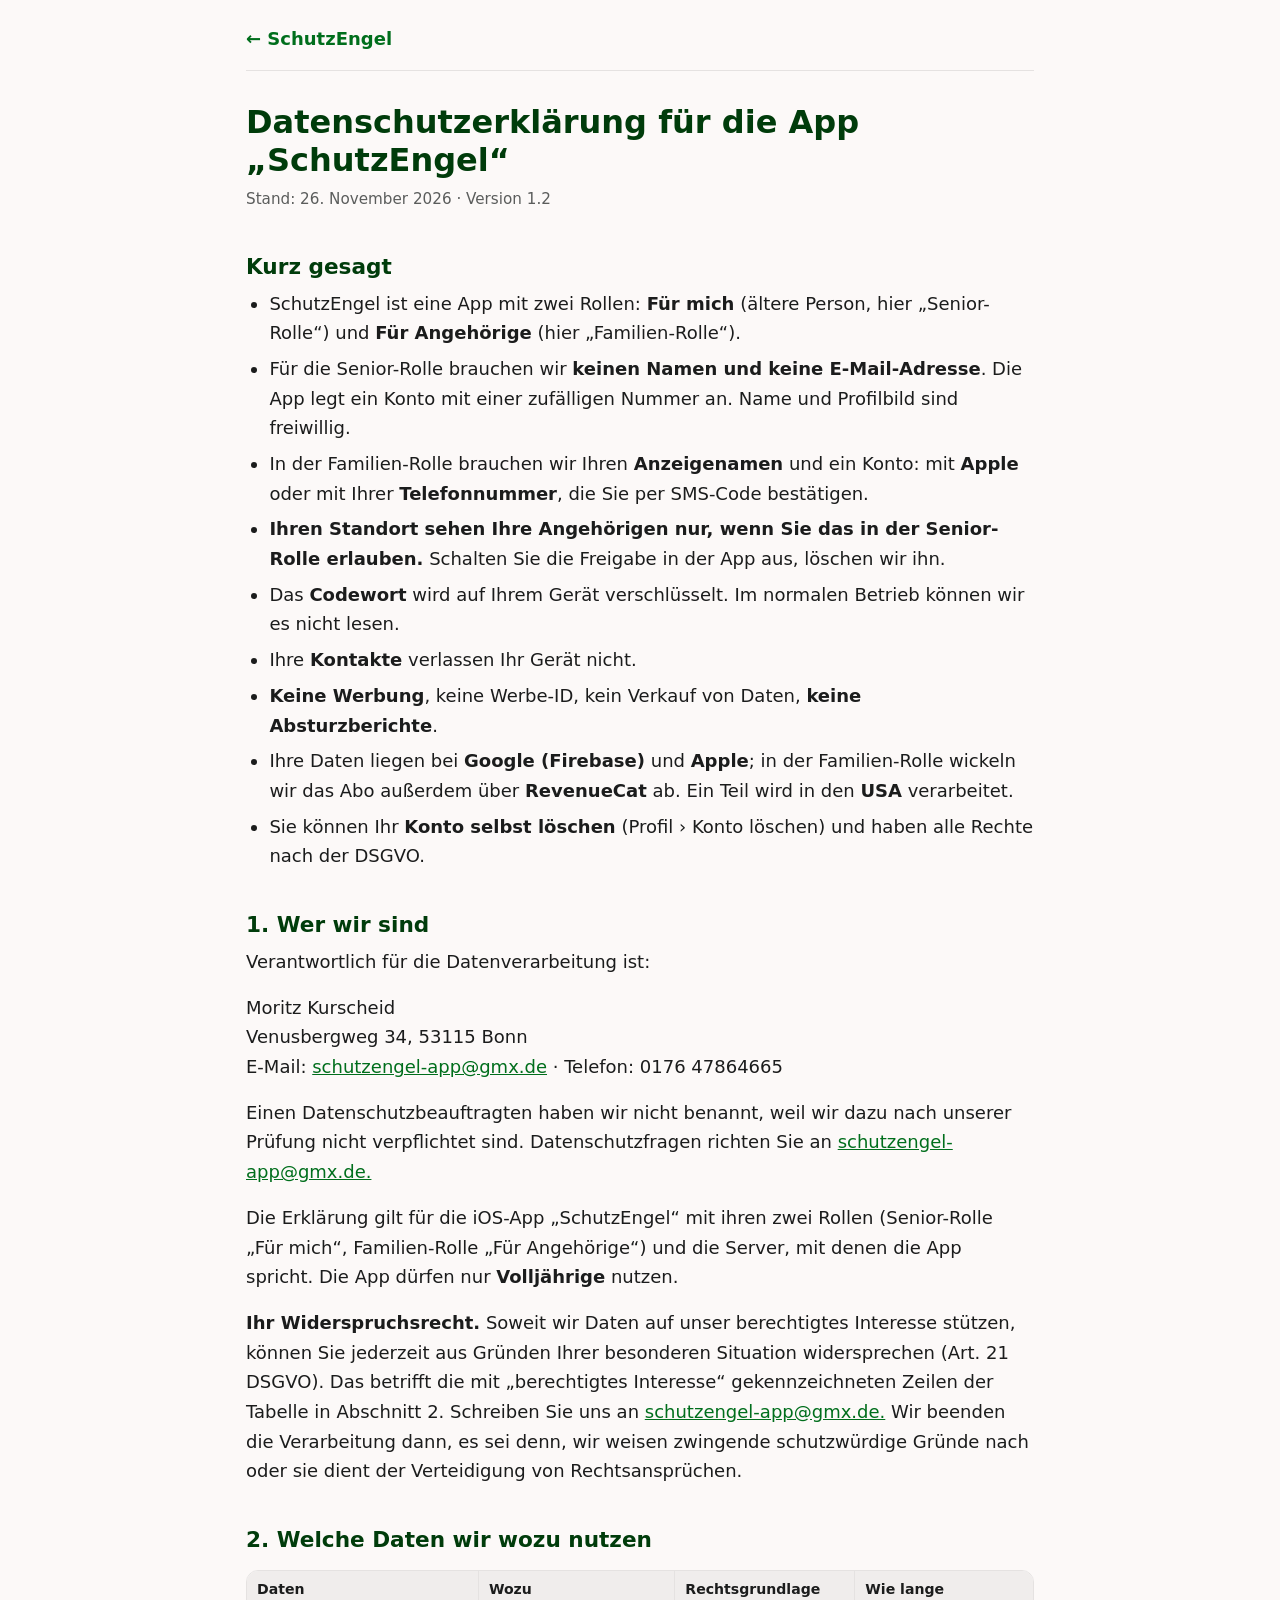
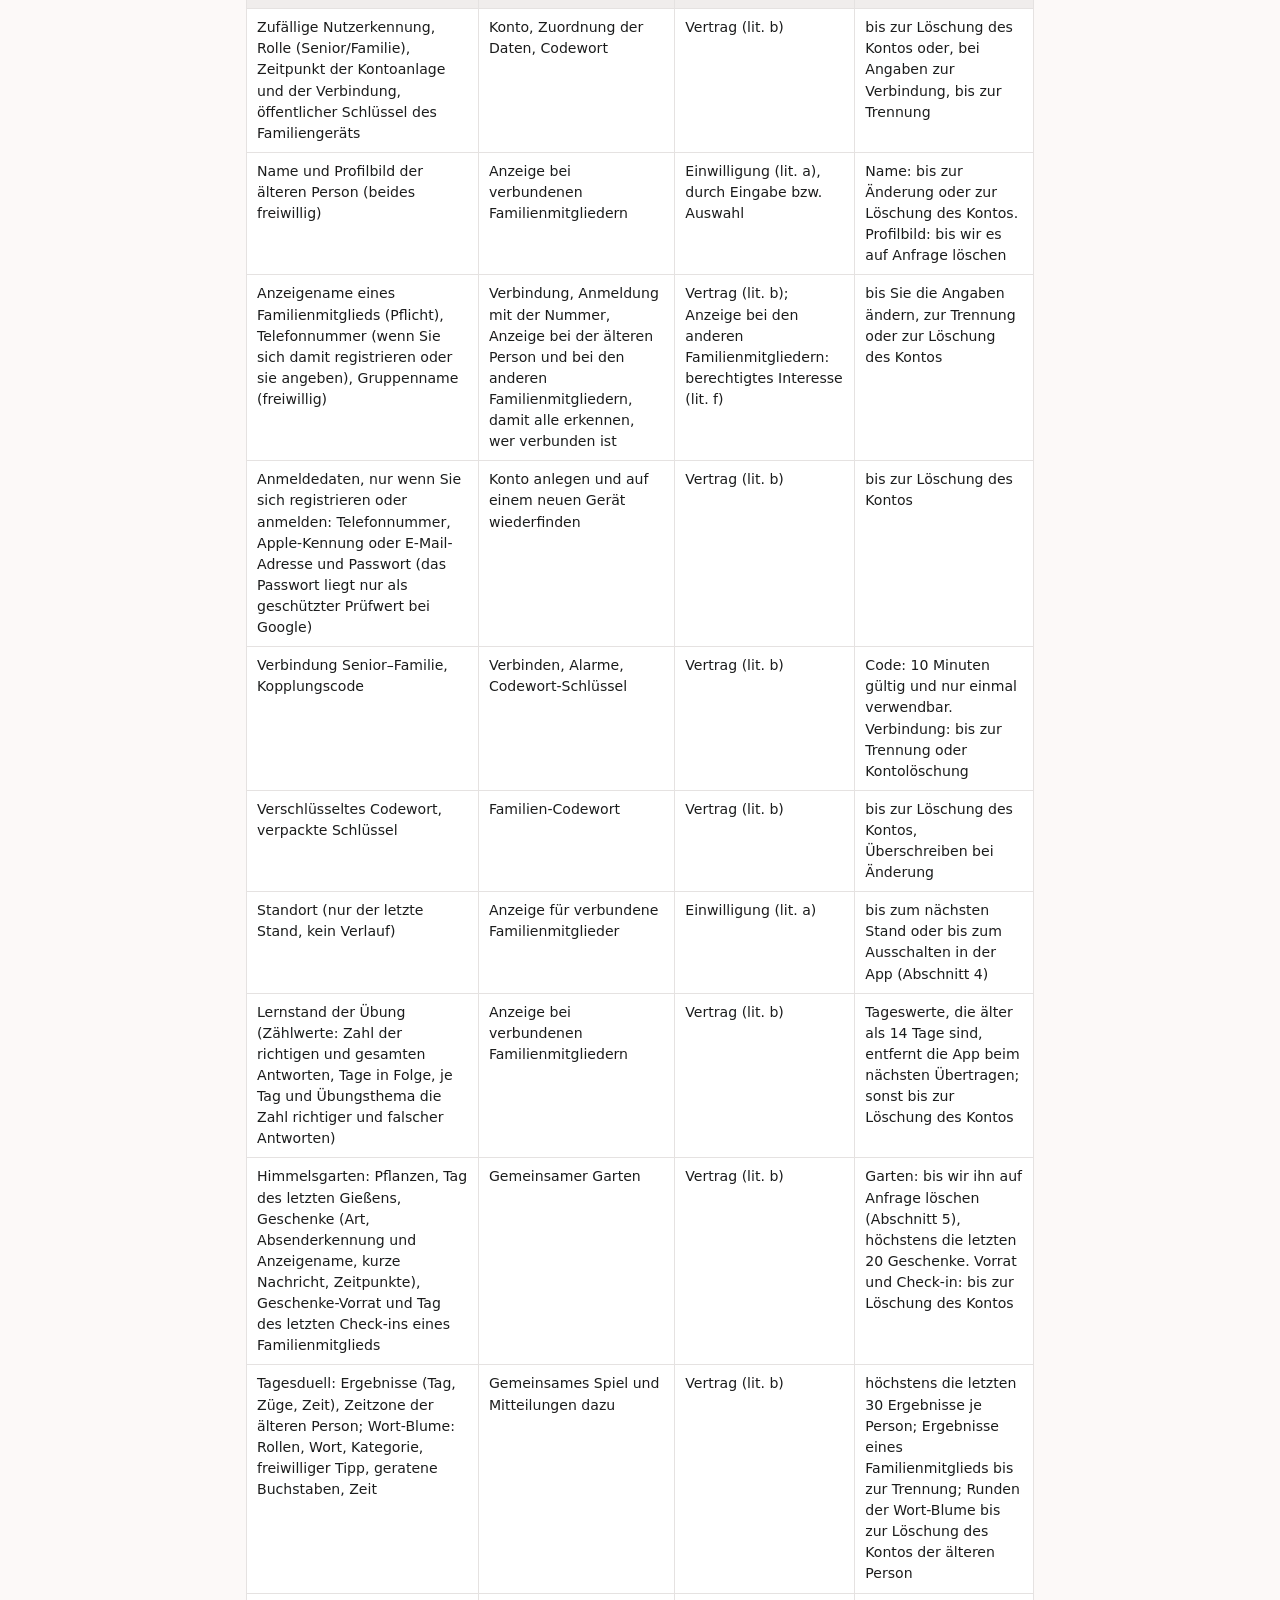
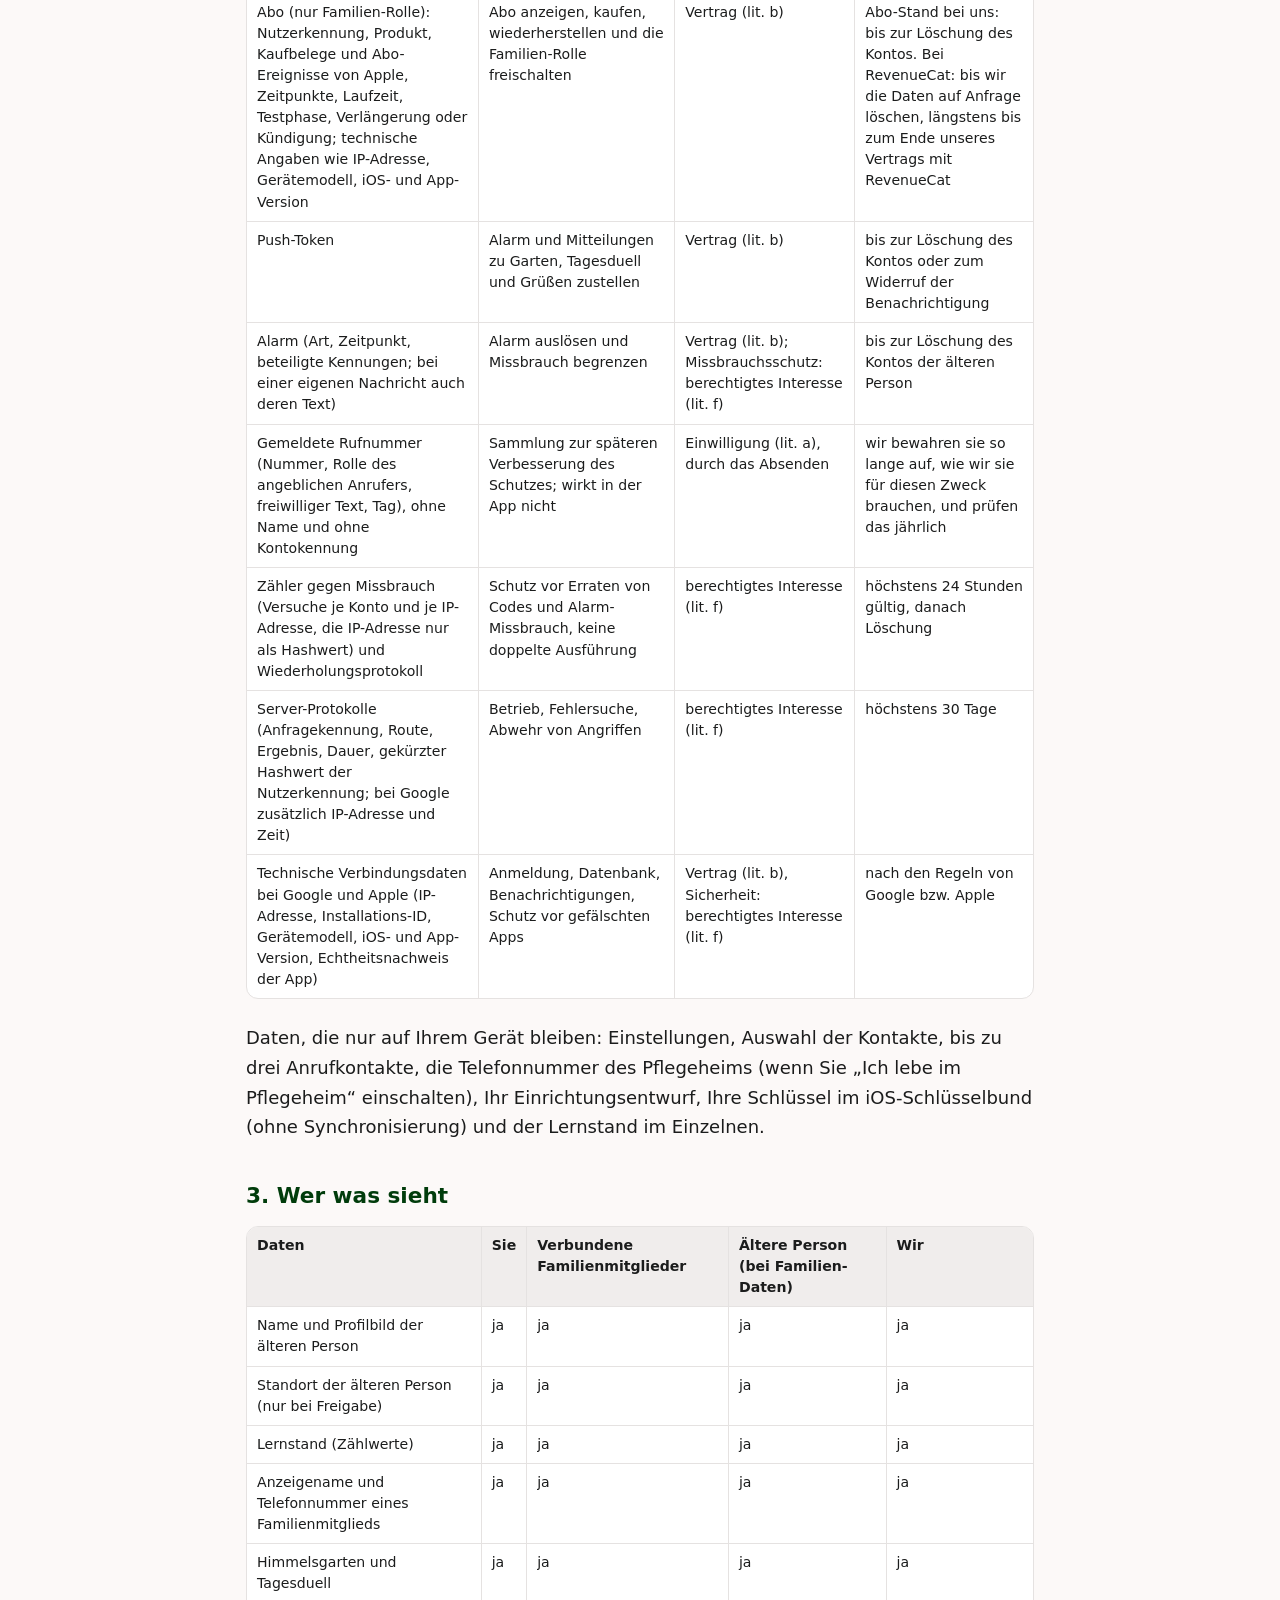
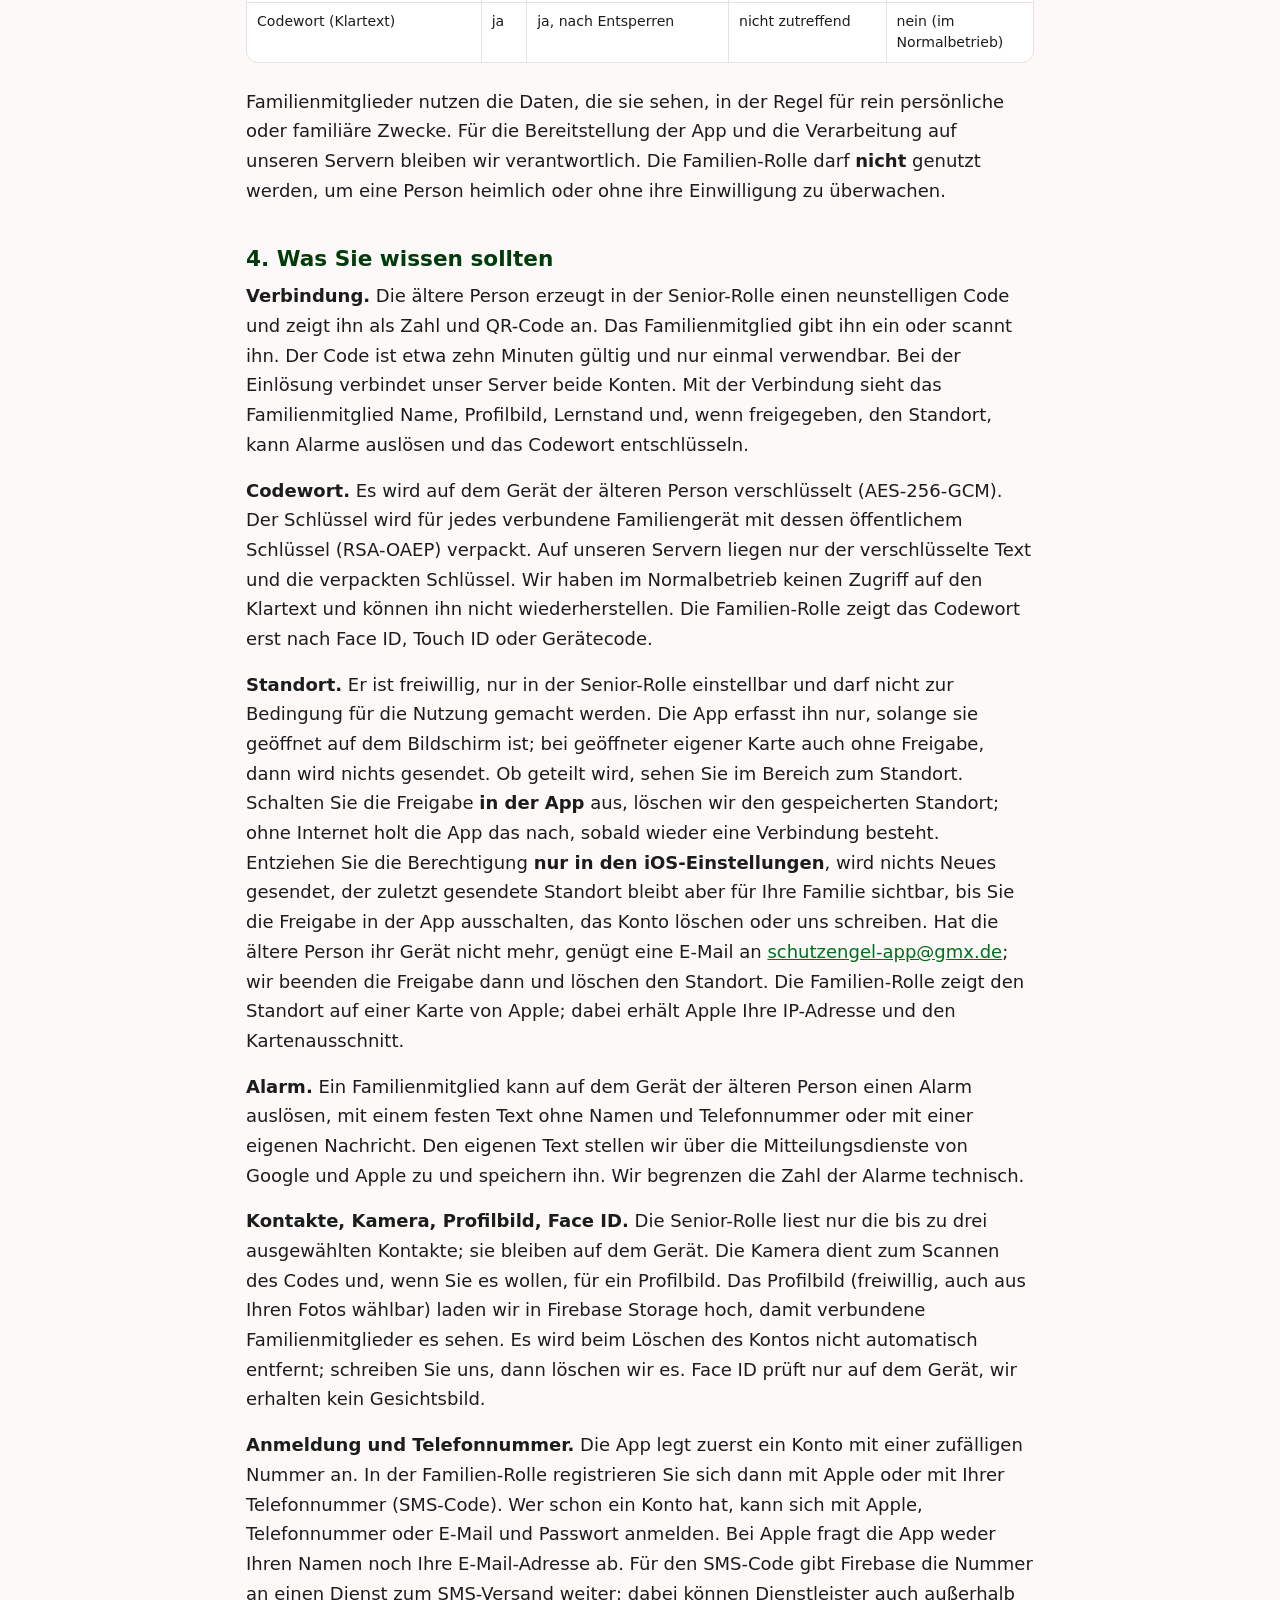
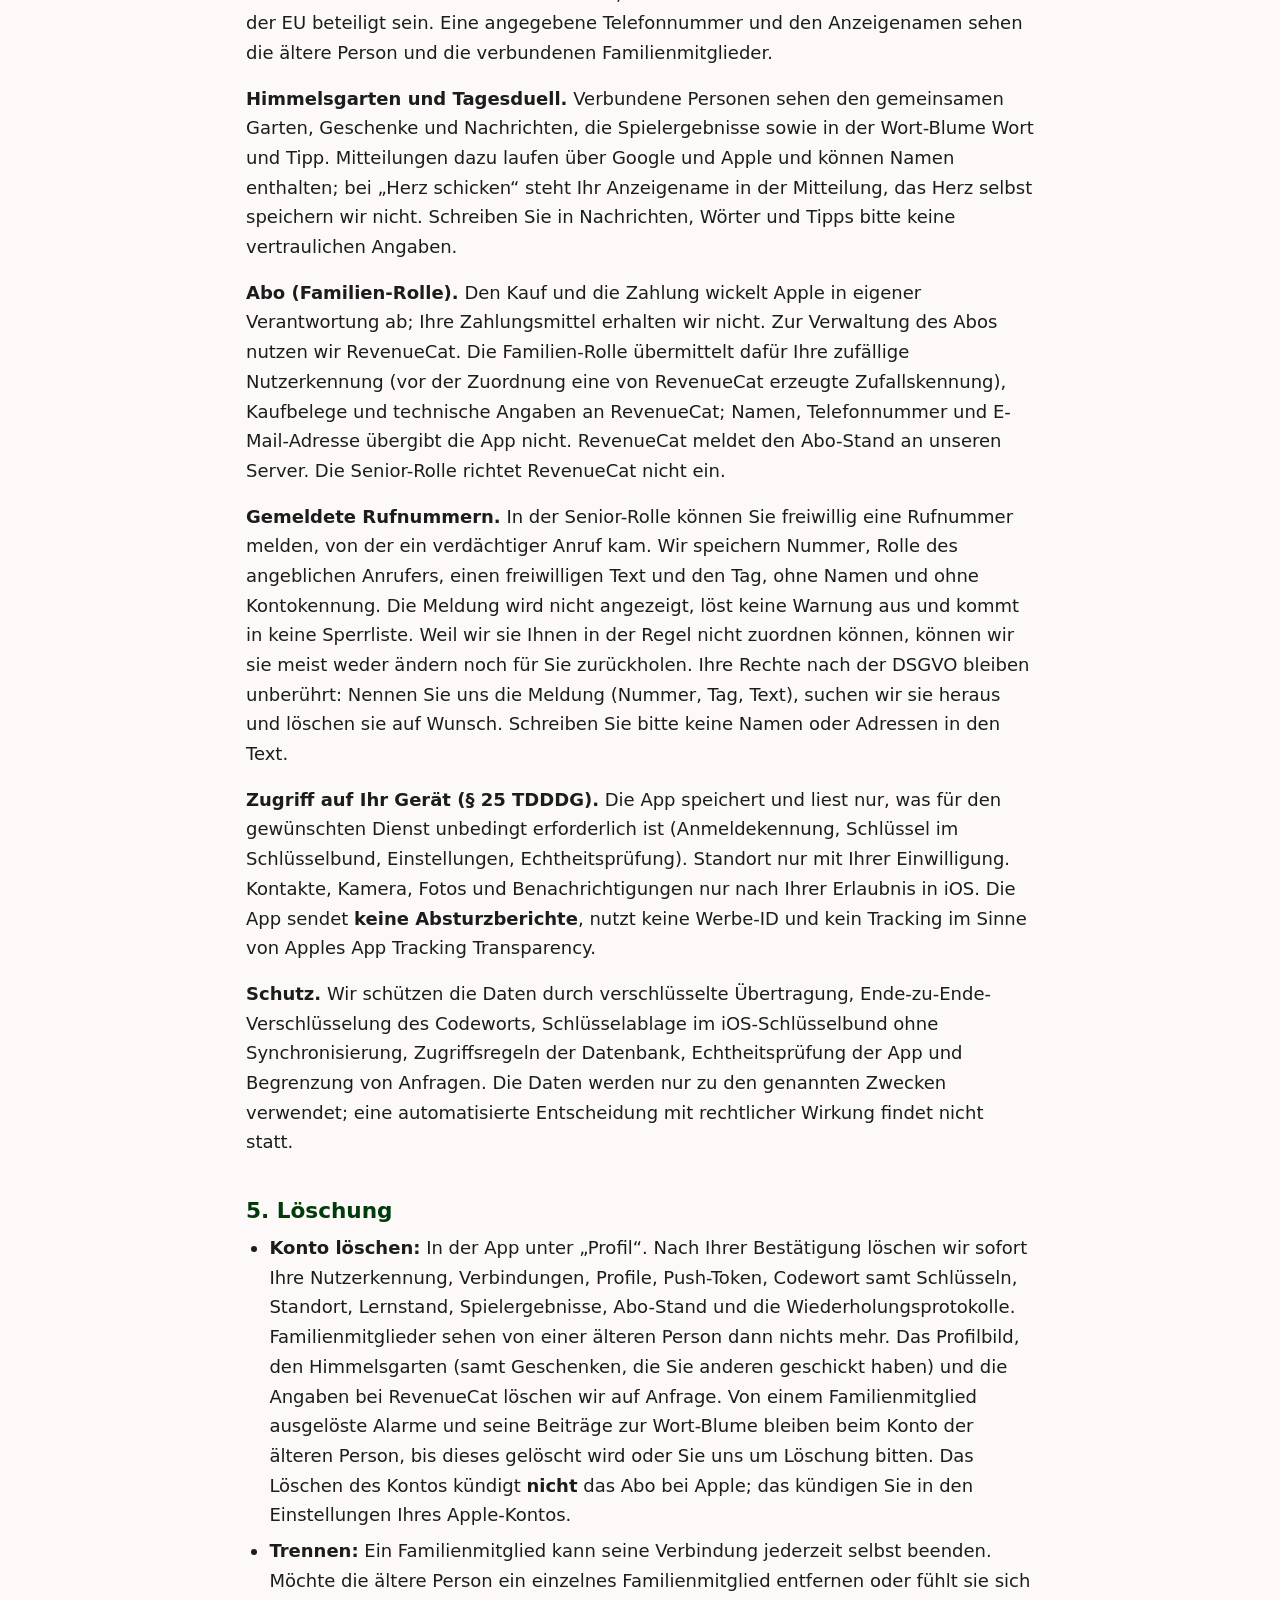
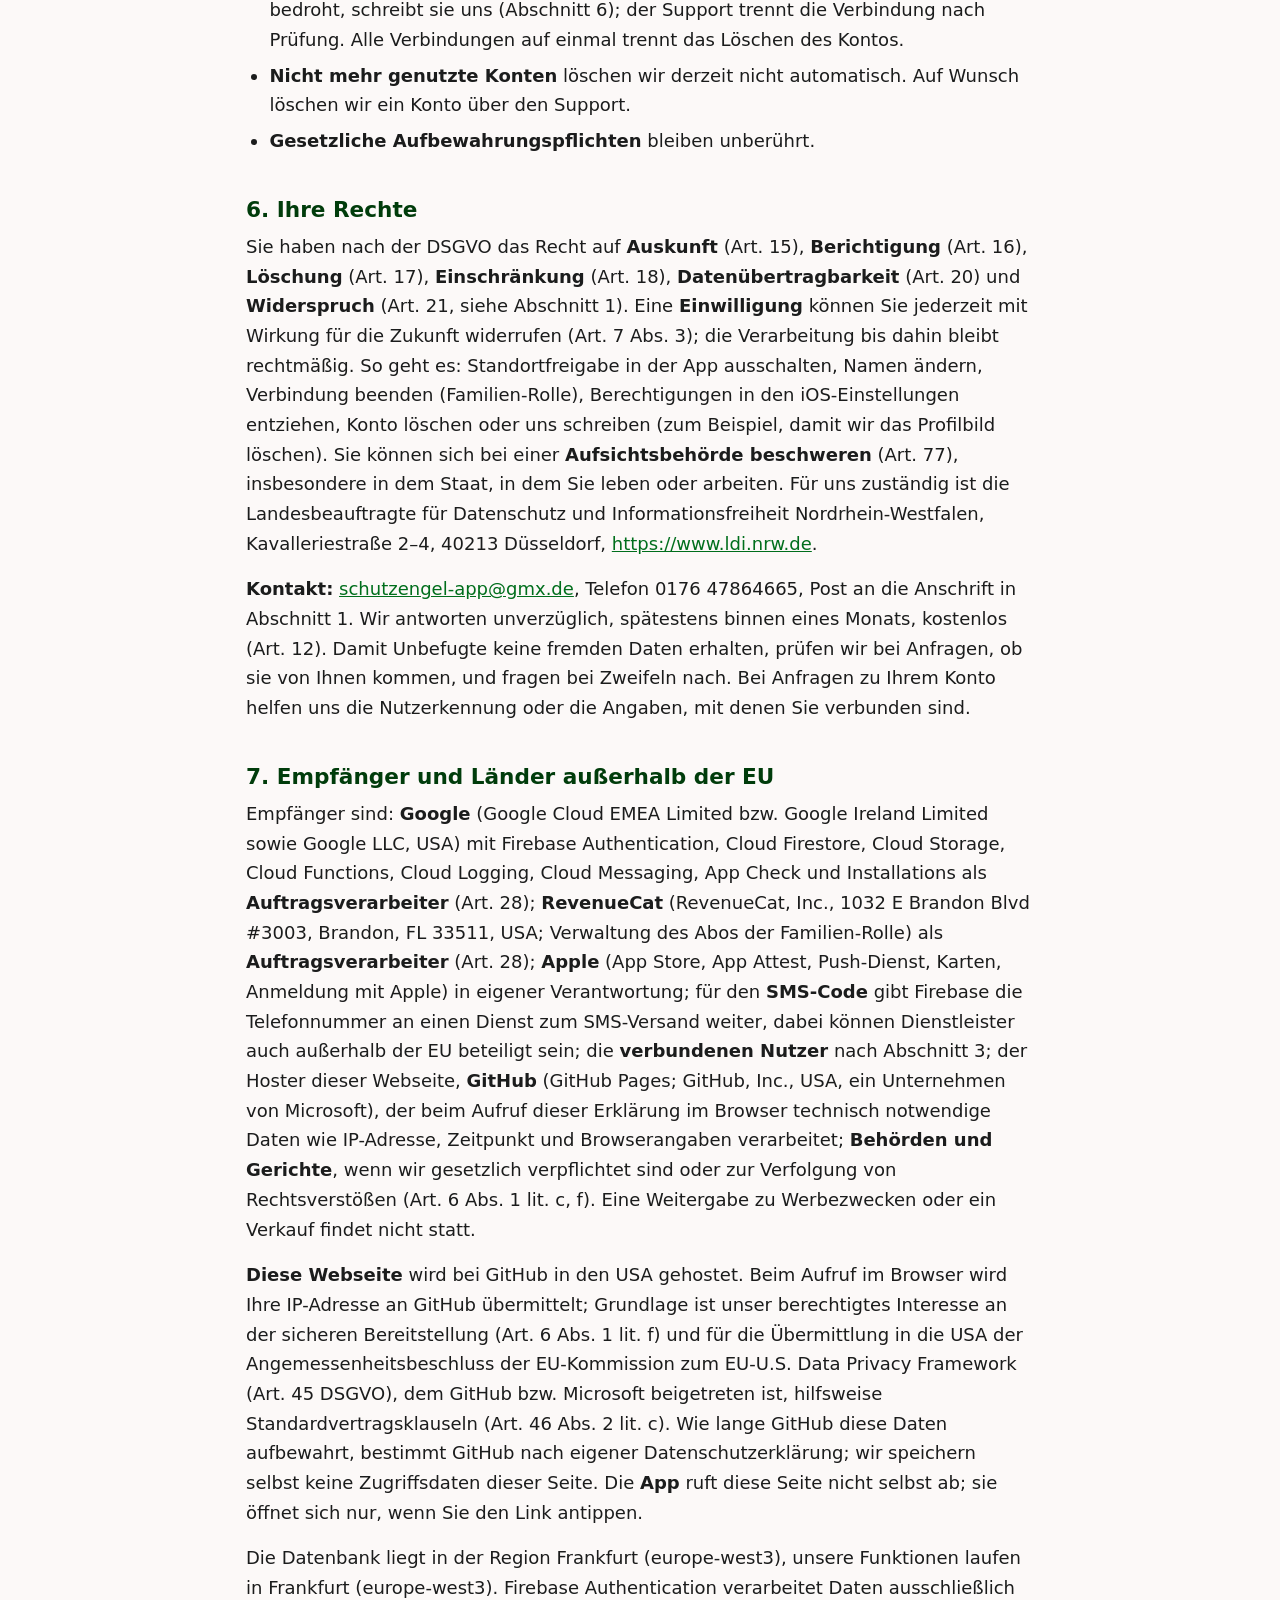
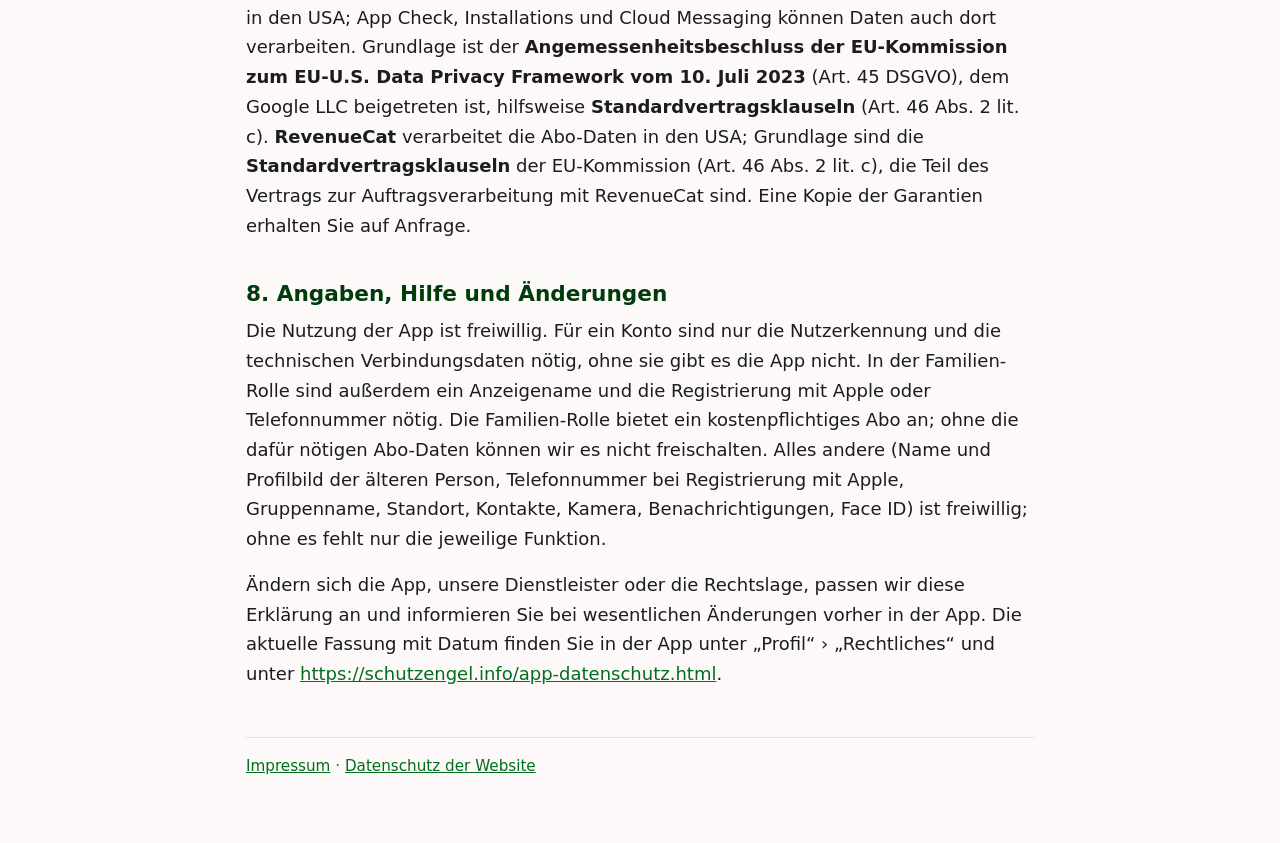
<file: app-datenschutz.html>
<!doctype html>
<html lang="de">
<head>
<meta charset="utf-8">
<meta name="viewport" content="width=device-width, initial-scale=1">
<title>SchutzEngel – Datenschutzerklärung der App</title>
<meta name="description" content="Datenschutzerklärung für die App SchutzEngel.">
<!-- Vor der Veröffentlichung der App die nächste Zeile (noindex) entfernen, wenn die Seite in Suchmaschinen erscheinen soll. -->
<meta name="robots" content="noindex, nofollow">
<style>
  :root {
    --bg: #fcf9f8; --surface: #ffffff; --text: #1b1c1c; --muted: #5b5d5c;
    --line: #e5e2e1; --accent: #006e1c; --accent-dark: #003c0b; --head-bg: #f0edec;
  }
  @media (prefers-color-scheme: dark) {
    :root {
      --bg: #141515; --surface: #1d1f1f; --text: #ecebea; --muted: #a9acab;
      --line: #333636; --accent: #6fdc84; --accent-dark: #a6f0b4; --head-bg: #262929;
    }
  }
  * { box-sizing: border-box; }
  html { -webkit-text-size-adjust: 100%; }
  body {
    margin: 0; background: var(--bg); color: var(--text);
    font-family: 'Atkinson Hyperlegible Next', system-ui, -apple-system, 'Segoe UI', Roboto, sans-serif;
    font-size: 18px; line-height: 1.65;
  }
  .wrap { max-width: 820px; margin: 0 auto; padding: 24px 16px 64px; }
  header.top { display: flex; align-items: center; justify-content: space-between; gap: 12px; padding-bottom: 16px; border-bottom: 1px solid var(--line); }
  header.top a { color: var(--accent); font-weight: 700; text-decoration: none; }
  header.top a:hover, header.top a:focus { text-decoration: underline; }
  h1 { font-size: 2rem; line-height: 1.2; margin: 32px 0 8px; color: var(--accent-dark); }
  h2 { font-size: 1.35rem; line-height: 1.3; margin: 40px 0 8px; color: var(--accent-dark); }
  p, ul, ol { margin: 0 0 16px; }
  ul, ol { padding-left: 1.3em; }
  li { margin-bottom: 6px; }
  .stand { color: var(--muted); font-size: 0.95rem; margin-bottom: 24px; }
  a { color: var(--accent); overflow-wrap: anywhere; }
  .tablewrap { overflow-x: auto; margin: 16px 0 24px; border: 1px solid var(--line); border-radius: 12px; background: var(--surface); }
  table { border-collapse: collapse; min-width: 640px; width: 100%; font-size: 0.88rem; line-height: 1.5; }
  th, td { border-bottom: 1px solid var(--line); border-right: 1px solid var(--line); padding: 8px 10px; vertical-align: top; text-align: left; }
  th:last-child, td:last-child { border-right: 0; }
  tr:last-child td { border-bottom: 0; }
  thead th { background: var(--head-bg); font-weight: 700; }
  footer { margin-top: 48px; padding-top: 16px; border-top: 1px solid var(--line); color: var(--muted); font-size: 0.95rem; }
  :focus-visible { outline: 3px solid var(--accent); outline-offset: 2px; }
</style>
</head>
<body>
<div class="wrap">
  <header class="top">
    <a href="/">← SchutzEngel</a>
  </header>

  <main>
<h1>Datenschutzerklärung für die App „SchutzEngel“</h1>
<p class="stand">Stand: 26. November 2026 · Version 1.2</p>
<h2>Kurz gesagt</h2>
<ul><li>SchutzEngel ist eine App mit zwei Rollen: <strong>Für mich</strong> (ältere Person, hier „Senior-Rolle“) und <strong>Für Angehörige</strong> (hier „Familien-Rolle“).</li><li>Für die Senior-Rolle brauchen wir <strong>keinen Namen und keine E-Mail-Adresse</strong>. Die App legt ein Konto mit einer zufälligen Nummer an. Name und Profilbild sind freiwillig.</li><li>In der Familien-Rolle brauchen wir Ihren <strong>Anzeigenamen</strong> und ein Konto: mit <strong>Apple</strong> oder mit Ihrer <strong>Telefonnummer</strong>, die Sie per SMS-Code bestätigen.</li><li><strong>Ihren Standort sehen Ihre Angehörigen nur, wenn Sie das in der Senior-Rolle erlauben.</strong> Schalten Sie die Freigabe in der App aus, löschen wir ihn.</li><li>Das <strong>Codewort</strong> wird auf Ihrem Gerät verschlüsselt. Im normalen Betrieb können wir es nicht lesen.</li><li>Ihre <strong>Kontakte</strong> verlassen Ihr Gerät nicht.</li><li><strong>Keine Werbung</strong>, keine Werbe-ID, kein Verkauf von Daten, <strong>keine Absturzberichte</strong>.</li><li>Ihre Daten liegen bei <strong>Google (Firebase)</strong> und <strong>Apple</strong>; in der Familien-Rolle wickeln wir das Abo außerdem über <strong>RevenueCat</strong> ab. Ein Teil wird in den <strong>USA</strong> verarbeitet.</li><li>Sie können Ihr <strong>Konto selbst löschen</strong> (Profil › Konto löschen) und haben alle Rechte nach der DSGVO.</li></ul>
<h2>1. Wer wir sind</h2>
<p>Verantwortlich für die Datenverarbeitung ist:</p>
<p>Moritz Kurscheid<br>
Venusbergweg 34, 53115 Bonn<br>
E-Mail: <a href="mailto:schutzengel-app@gmx.de">schutzengel-app@gmx.de</a> · Telefon: 0176 47864665</p>
<p>Einen Datenschutzbeauftragten haben wir nicht benannt, weil wir dazu nach unserer Prüfung nicht verpflichtet sind. Datenschutzfragen richten Sie an <a href="mailto:schutzengel-app@gmx.de.">schutzengel-app@gmx.de.</a></p>
<p>Die Erklärung gilt für die iOS-App „SchutzEngel“ mit ihren zwei Rollen (Senior-Rolle „Für mich“, Familien-Rolle „Für Angehörige“) und die Server, mit denen die App spricht. Die App dürfen nur <strong>Volljährige</strong> nutzen.</p>
<p><strong>Ihr Widerspruchsrecht.</strong> Soweit wir Daten auf unser berechtigtes Interesse stützen, können Sie jederzeit aus Gründen Ihrer besonderen Situation widersprechen (Art. 21 DSGVO). Das betrifft die mit „berechtigtes Interesse“ gekennzeichneten Zeilen der Tabelle in Abschnitt 2. Schreiben Sie uns an <a href="mailto:schutzengel-app@gmx.de.">schutzengel-app@gmx.de.</a> Wir beenden die Verarbeitung dann, es sei denn, wir weisen zwingende schutzwürdige Gründe nach oder sie dient der Verteidigung von Rechtsansprüchen.</p>
<h2>2. Welche Daten wir wozu nutzen</h2>
<div class="tablewrap"><table><thead><tr><th>Daten</th><th>Wozu</th><th>Rechtsgrundlage</th><th>Wie lange</th></tr></thead><tbody><tr><td>Zufällige Nutzerkennung, Rolle (Senior/Familie), Zeitpunkt der Kontoanlage und der Verbindung, öffentlicher Schlüssel des Familiengeräts</td><td>Konto, Zuordnung der Daten, Codewort</td><td>Vertrag (lit. b)</td><td>bis zur Löschung des Kontos oder, bei Angaben zur Verbindung, bis zur Trennung</td></tr><tr><td>Name und Profilbild der älteren Person (beides freiwillig)</td><td>Anzeige bei verbundenen Familienmitgliedern</td><td>Einwilligung (lit. a), durch Eingabe bzw. Auswahl</td><td>Name: bis zur Änderung oder zur Löschung des Kontos. Profilbild: bis wir es auf Anfrage löschen</td></tr><tr><td>Anzeigename eines Familienmitglieds (Pflicht), Telefonnummer (wenn Sie sich damit registrieren oder sie angeben), Gruppenname (freiwillig)</td><td>Verbindung, Anmeldung mit der Nummer, Anzeige bei der älteren Person und bei den anderen Familienmitgliedern, damit alle erkennen, wer verbunden ist</td><td>Vertrag (lit. b); Anzeige bei den anderen Familienmitgliedern: berechtigtes Interesse (lit. f)</td><td>bis Sie die Angaben ändern, zur Trennung oder zur Löschung des Kontos</td></tr><tr><td>Anmeldedaten, nur wenn Sie sich registrieren oder anmelden: Telefonnummer, Apple-Kennung oder E-Mail-Adresse und Passwort (das Passwort liegt nur als geschützter Prüfwert bei Google)</td><td>Konto anlegen und auf einem neuen Gerät wiederfinden</td><td>Vertrag (lit. b)</td><td>bis zur Löschung des Kontos</td></tr><tr><td>Verbindung Senior–Familie, Kopplungscode</td><td>Verbinden, Alarme, Codewort-Schlüssel</td><td>Vertrag (lit. b)</td><td>Code: 10 Minuten gültig und nur einmal verwendbar. Verbindung: bis zur Trennung oder Kontolöschung</td></tr><tr><td>Verschlüsseltes Codewort, verpackte Schlüssel</td><td>Familien-Codewort</td><td>Vertrag (lit. b)</td><td>bis zur Löschung des Kontos, Überschreiben bei Änderung</td></tr><tr><td>Standort (nur der letzte Stand, kein Verlauf)</td><td>Anzeige für verbundene Familienmitglieder</td><td>Einwilligung (lit. a)</td><td>bis zum nächsten Stand oder bis zum Ausschalten in der App (Abschnitt 4)</td></tr><tr><td>Lernstand der Übung (Zählwerte: Zahl der richtigen und gesamten Antworten, Tage in Folge, je Tag und Übungsthema die Zahl richtiger und falscher Antworten)</td><td>Anzeige bei verbundenen Familienmitgliedern</td><td>Vertrag (lit. b)</td><td>Tageswerte, die älter als 14 Tage sind, entfernt die App beim nächsten Übertragen; sonst bis zur Löschung des Kontos</td></tr><tr><td>Himmelsgarten: Pflanzen, Tag des letzten Gießens, Geschenke (Art, Absenderkennung und Anzeigename, kurze Nachricht, Zeitpunkte), Geschenke-Vorrat und Tag des letzten Check-ins eines Familienmitglieds</td><td>Gemeinsamer Garten</td><td>Vertrag (lit. b)</td><td>Garten: bis wir ihn auf Anfrage löschen (Abschnitt 5), höchstens die letzten 20 Geschenke. Vorrat und Check-in: bis zur Löschung des Kontos</td></tr><tr><td>Tagesduell: Ergebnisse (Tag, Züge, Zeit), Zeitzone der älteren Person; Wort-Blume: Rollen, Wort, Kategorie, freiwilliger Tipp, geratene Buchstaben, Zeit</td><td>Gemeinsames Spiel und Mitteilungen dazu</td><td>Vertrag (lit. b)</td><td>höchstens die letzten 30 Ergebnisse je Person; Ergebnisse eines Familienmitglieds bis zur Trennung; Runden der Wort-Blume bis zur Löschung des Kontos der älteren Person</td></tr><tr><td>Abo (nur Familien-Rolle): Nutzerkennung, Produkt, Kaufbelege und Abo-Ereignisse von Apple, Zeitpunkte, Laufzeit, Testphase, Verlängerung oder Kündigung; technische Angaben wie IP-Adresse, Gerätemodell, iOS- und App-Version</td><td>Abo anzeigen, kaufen, wiederherstellen und die Familien-Rolle freischalten</td><td>Vertrag (lit. b)</td><td>Abo-Stand bei uns: bis zur Löschung des Kontos. Bei RevenueCat: bis wir die Daten auf Anfrage löschen, längstens bis zum Ende unseres Vertrags mit RevenueCat</td></tr><tr><td>Push-Token</td><td>Alarm und Mitteilungen zu Garten, Tagesduell und Grüßen zustellen</td><td>Vertrag (lit. b)</td><td>bis zur Löschung des Kontos oder zum Widerruf der Benachrichtigung</td></tr><tr><td>Alarm (Art, Zeitpunkt, beteiligte Kennungen; bei einer eigenen Nachricht auch deren Text)</td><td>Alarm auslösen und Missbrauch begrenzen</td><td>Vertrag (lit. b); Missbrauchsschutz: berechtigtes Interesse (lit. f)</td><td>bis zur Löschung des Kontos der älteren Person</td></tr><tr><td>Gemeldete Rufnummer (Nummer, Rolle des angeblichen Anrufers, freiwilliger Text, Tag), ohne Name und ohne Kontokennung</td><td>Sammlung zur späteren Verbesserung des Schutzes; wirkt in der App nicht</td><td>Einwilligung (lit. a), durch das Absenden</td><td>wir bewahren sie so lange auf, wie wir sie für diesen Zweck brauchen, und prüfen das jährlich</td></tr><tr><td>Zähler gegen Missbrauch (Versuche je Konto und je IP-Adresse, die IP-Adresse nur als Hashwert) und Wiederholungsprotokoll</td><td>Schutz vor Erraten von Codes und Alarm-Missbrauch, keine doppelte Ausführung</td><td>berechtigtes Interesse (lit. f)</td><td>höchstens 24 Stunden gültig, danach Löschung</td></tr><tr><td>Server-Protokolle (Anfragekennung, Route, Ergebnis, Dauer, gekürzter Hashwert der Nutzerkennung; bei Google zusätzlich IP-Adresse und Zeit)</td><td>Betrieb, Fehlersuche, Abwehr von Angriffen</td><td>berechtigtes Interesse (lit. f)</td><td>höchstens 30 Tage</td></tr><tr><td>Technische Verbindungsdaten bei Google und Apple (IP-Adresse, Installations-ID, Gerätemodell, iOS- und App-Version, Echtheitsnachweis der App)</td><td>Anmeldung, Datenbank, Benachrichtigungen, Schutz vor gefälschten Apps</td><td>Vertrag (lit. b), Sicherheit: berechtigtes Interesse (lit. f)</td><td>nach den Regeln von Google bzw. Apple</td></tr></tbody></table></div>
<p>Daten, die nur auf Ihrem Gerät bleiben: Einstellungen, Auswahl der Kontakte, bis zu drei Anrufkontakte, die Telefonnummer des Pflegeheims (wenn Sie „Ich lebe im Pflegeheim“ einschalten), Ihr Einrichtungsentwurf, Ihre Schlüssel im iOS-Schlüsselbund (ohne Synchronisierung) und der Lernstand im Einzelnen.</p>
<h2>3. Wer was sieht</h2>
<div class="tablewrap"><table><thead><tr><th>Daten</th><th>Sie</th><th>Verbundene Familienmitglieder</th><th>Ältere Person (bei Familien-Daten)</th><th>Wir</th></tr></thead><tbody><tr><td>Name und Profilbild der älteren Person</td><td>ja</td><td>ja</td><td>ja</td><td>ja</td></tr><tr><td>Standort der älteren Person (nur bei Freigabe)</td><td>ja</td><td>ja</td><td>ja</td><td>ja</td></tr><tr><td>Lernstand (Zählwerte)</td><td>ja</td><td>ja</td><td>ja</td><td>ja</td></tr><tr><td>Anzeigename und Telefonnummer eines Familienmitglieds</td><td>ja</td><td>ja</td><td>ja</td><td>ja</td></tr><tr><td>Himmelsgarten und Tagesduell</td><td>ja</td><td>ja</td><td>ja</td><td>ja</td></tr><tr><td>Codewort (Klartext)</td><td>ja</td><td>ja, nach Entsperren</td><td>nicht zutreffend</td><td>nein (im Normalbetrieb)</td></tr></tbody></table></div>
<p>Familienmitglieder nutzen die Daten, die sie sehen, in der Regel für rein persönliche oder familiäre Zwecke. Für die Bereitstellung der App und die Verarbeitung auf unseren Servern bleiben wir verantwortlich. Die Familien-Rolle darf <strong>nicht</strong> genutzt werden, um eine Person heimlich oder ohne ihre Einwilligung zu überwachen.</p>
<h2>4. Was Sie wissen sollten</h2>
<p><strong>Verbindung.</strong> Die ältere Person erzeugt in der Senior-Rolle einen neunstelligen Code und zeigt ihn als Zahl und QR-Code an. Das Familienmitglied gibt ihn ein oder scannt ihn. Der Code ist etwa zehn Minuten gültig und nur einmal verwendbar. Bei der Einlösung verbindet unser Server beide Konten. Mit der Verbindung sieht das Familienmitglied Name, Profilbild, Lernstand und, wenn freigegeben, den Standort, kann Alarme auslösen und das Codewort entschlüsseln.</p>
<p><strong>Codewort.</strong> Es wird auf dem Gerät der älteren Person verschlüsselt (AES-256-GCM). Der Schlüssel wird für jedes verbundene Familiengerät mit dessen öffentlichem Schlüssel (RSA-OAEP) verpackt. Auf unseren Servern liegen nur der verschlüsselte Text und die verpackten Schlüssel. Wir haben im Normalbetrieb keinen Zugriff auf den Klartext und können ihn nicht wiederherstellen. Die Familien-Rolle zeigt das Codewort erst nach Face ID, Touch ID oder Gerätecode.</p>
<p><strong>Standort.</strong> Er ist freiwillig, nur in der Senior-Rolle einstellbar und darf nicht zur Bedingung für die Nutzung gemacht werden. Die App erfasst ihn nur, solange sie geöffnet auf dem Bildschirm ist; bei geöffneter eigener Karte auch ohne Freigabe, dann wird nichts gesendet. Ob geteilt wird, sehen Sie im Bereich zum Standort. Schalten Sie die Freigabe <strong>in der App</strong> aus, löschen wir den gespeicherten Standort; ohne Internet holt die App das nach, sobald wieder eine Verbindung besteht. Entziehen Sie die Berechtigung <strong>nur in den iOS-Einstellungen</strong>, wird nichts Neues gesendet, der zuletzt gesendete Standort bleibt aber für Ihre Familie sichtbar, bis Sie die Freigabe in der App ausschalten, das Konto löschen oder uns schreiben. Hat die ältere Person ihr Gerät nicht mehr, genügt eine E-Mail an <a href="mailto:schutzengel-app@gmx.de">schutzengel-app@gmx.de</a>; wir beenden die Freigabe dann und löschen den Standort. Die Familien-Rolle zeigt den Standort auf einer Karte von Apple; dabei erhält Apple Ihre IP-Adresse und den Kartenausschnitt.</p>
<p><strong>Alarm.</strong> Ein Familienmitglied kann auf dem Gerät der älteren Person einen Alarm auslösen, mit einem festen Text ohne Namen und Telefonnummer oder mit einer eigenen Nachricht. Den eigenen Text stellen wir über die Mitteilungsdienste von Google und Apple zu und speichern ihn. Wir begrenzen die Zahl der Alarme technisch.</p>
<p><strong>Kontakte, Kamera, Profilbild, Face ID.</strong> Die Senior-Rolle liest nur die bis zu drei ausgewählten Kontakte; sie bleiben auf dem Gerät. Die Kamera dient zum Scannen des Codes und, wenn Sie es wollen, für ein Profilbild. Das Profilbild (freiwillig, auch aus Ihren Fotos wählbar) laden wir in Firebase Storage hoch, damit verbundene Familienmitglieder es sehen. Es wird beim Löschen des Kontos nicht automatisch entfernt; schreiben Sie uns, dann löschen wir es. Face ID prüft nur auf dem Gerät, wir erhalten kein Gesichtsbild.</p>
<p><strong>Anmeldung und Telefonnummer.</strong> Die App legt zuerst ein Konto mit einer zufälligen Nummer an. In der Familien-Rolle registrieren Sie sich dann mit Apple oder mit Ihrer Telefonnummer (SMS-Code). Wer schon ein Konto hat, kann sich mit Apple, Telefonnummer oder E-Mail und Passwort anmelden. Bei Apple fragt die App weder Ihren Namen noch Ihre E-Mail-Adresse ab. Für den SMS-Code gibt Firebase die Nummer an einen Dienst zum SMS-Versand weiter; dabei können Dienstleister auch außerhalb der EU beteiligt sein. Eine angegebene Telefonnummer und den Anzeigenamen sehen die ältere Person und die verbundenen Familienmitglieder.</p>
<p><strong>Himmelsgarten und Tagesduell.</strong> Verbundene Personen sehen den gemeinsamen Garten, Geschenke und Nachrichten, die Spielergebnisse sowie in der Wort-Blume Wort und Tipp. Mitteilungen dazu laufen über Google und Apple und können Namen enthalten; bei „Herz schicken“ steht Ihr Anzeigename in der Mitteilung, das Herz selbst speichern wir nicht. Schreiben Sie in Nachrichten, Wörter und Tipps bitte keine vertraulichen Angaben.</p>
<p><strong>Abo (Familien-Rolle).</strong> Den Kauf und die Zahlung wickelt Apple in eigener Verantwortung ab; Ihre Zahlungsmittel erhalten wir nicht. Zur Verwaltung des Abos nutzen wir RevenueCat. Die Familien-Rolle übermittelt dafür Ihre zufällige Nutzerkennung (vor der Zuordnung eine von RevenueCat erzeugte Zufallskennung), Kaufbelege und technische Angaben an RevenueCat; Namen, Telefonnummer und E-Mail-Adresse übergibt die App nicht. RevenueCat meldet den Abo-Stand an unseren Server. Die Senior-Rolle richtet RevenueCat nicht ein.</p>
<p><strong>Gemeldete Rufnummern.</strong> In der Senior-Rolle können Sie freiwillig eine Rufnummer melden, von der ein verdächtiger Anruf kam. Wir speichern Nummer, Rolle des angeblichen Anrufers, einen freiwilligen Text und den Tag, ohne Namen und ohne Kontokennung. Die Meldung wird nicht angezeigt, löst keine Warnung aus und kommt in keine Sperrliste. Weil wir sie Ihnen in der Regel nicht zuordnen können, können wir sie meist weder ändern noch für Sie zurückholen. Ihre Rechte nach der DSGVO bleiben unberührt: Nennen Sie uns die Meldung (Nummer, Tag, Text), suchen wir sie heraus und löschen sie auf Wunsch. Schreiben Sie bitte keine Namen oder Adressen in den Text.</p>
<p><strong>Zugriff auf Ihr Gerät (§ 25 TDDDG).</strong> Die App speichert und liest nur, was für den gewünschten Dienst unbedingt erforderlich ist (Anmeldekennung, Schlüssel im Schlüsselbund, Einstellungen, Echtheitsprüfung). Standort nur mit Ihrer Einwilligung. Kontakte, Kamera, Fotos und Benachrichtigungen nur nach Ihrer Erlaubnis in iOS. Die App sendet <strong>keine Absturzberichte</strong>, nutzt keine Werbe-ID und kein Tracking im Sinne von Apples App Tracking Transparency.</p>
<p><strong>Schutz.</strong> Wir schützen die Daten durch verschlüsselte Übertragung, Ende-zu-Ende-Verschlüsselung des Codeworts, Schlüsselablage im iOS-Schlüsselbund ohne Synchronisierung, Zugriffsregeln der Datenbank, Echtheitsprüfung der App und Begrenzung von Anfragen. Die Daten werden nur zu den genannten Zwecken verwendet; eine automatisierte Entscheidung mit rechtlicher Wirkung findet nicht statt.</p>
<h2>5. Löschung</h2>
<ul><li><strong>Konto löschen:</strong> In der App unter „Profil“. Nach Ihrer Bestätigung löschen wir sofort Ihre Nutzerkennung, Verbindungen, Profile, Push-Token, Codewort samt Schlüsseln, Standort, Lernstand, Spielergebnisse, Abo-Stand und die Wiederholungsprotokolle. Familienmitglieder sehen von einer älteren Person dann nichts mehr. Das Profilbild, den Himmelsgarten (samt Geschenken, die Sie anderen geschickt haben) und die Angaben bei RevenueCat löschen wir auf Anfrage. Von einem Familienmitglied ausgelöste Alarme und seine Beiträge zur Wort-Blume bleiben beim Konto der älteren Person, bis dieses gelöscht wird oder Sie uns um Löschung bitten. Das Löschen des Kontos kündigt <strong>nicht</strong> das Abo bei Apple; das kündigen Sie in den Einstellungen Ihres Apple-Kontos.</li><li><strong>Trennen:</strong> Ein Familienmitglied kann seine Verbindung jederzeit selbst beenden. Möchte die ältere Person ein einzelnes Familienmitglied entfernen oder fühlt sie sich bedroht, schreibt sie uns (Abschnitt 6); der Support trennt die Verbindung nach Prüfung. Alle Verbindungen auf einmal trennt das Löschen des Kontos.</li><li><strong>Nicht mehr genutzte Konten</strong> löschen wir derzeit nicht automatisch. Auf Wunsch löschen wir ein Konto über den Support.</li><li><strong>Gesetzliche Aufbewahrungspflichten</strong> bleiben unberührt.</li></ul>
<h2>6. Ihre Rechte</h2>
<p>Sie haben nach der DSGVO das Recht auf <strong>Auskunft</strong> (Art. 15), <strong>Berichtigung</strong> (Art. 16), <strong>Löschung</strong> (Art. 17), <strong>Einschränkung</strong> (Art. 18), <strong>Datenübertragbarkeit</strong> (Art. 20) und <strong>Widerspruch</strong> (Art. 21, siehe Abschnitt 1). Eine <strong>Einwilligung</strong> können Sie jederzeit mit Wirkung für die Zukunft widerrufen (Art. 7 Abs. 3); die Verarbeitung bis dahin bleibt rechtmäßig. So geht es: Standortfreigabe in der App ausschalten, Namen ändern, Verbindung beenden (Familien-Rolle), Berechtigungen in den iOS-Einstellungen entziehen, Konto löschen oder uns schreiben (zum Beispiel, damit wir das Profilbild löschen). Sie können sich bei einer <strong>Aufsichtsbehörde beschweren</strong> (Art. 77), insbesondere in dem Staat, in dem Sie leben oder arbeiten. Für uns zuständig ist die Landesbeauftragte für Datenschutz und Informationsfreiheit Nordrhein-Westfalen, Kavalleriestraße 2–4, 40213 Düsseldorf, <a href="https://www.ldi.nrw.de">https://www.ldi.nrw.de</a>.</p>
<p><strong>Kontakt:</strong> <a href="mailto:schutzengel-app@gmx.de">schutzengel-app@gmx.de</a>, Telefon 0176 47864665, Post an die Anschrift in Abschnitt 1. Wir antworten unverzüglich, spätestens binnen eines Monats, kostenlos (Art. 12). Damit Unbefugte keine fremden Daten erhalten, prüfen wir bei Anfragen, ob sie von Ihnen kommen, und fragen bei Zweifeln nach. Bei Anfragen zu Ihrem Konto helfen uns die Nutzerkennung oder die Angaben, mit denen Sie verbunden sind.</p>
<h2>7. Empfänger und Länder außerhalb der EU</h2>
<p>Empfänger sind: <strong>Google</strong> (Google Cloud EMEA Limited bzw. Google Ireland Limited sowie Google LLC, USA) mit Firebase Authentication, Cloud Firestore, Cloud Storage, Cloud Functions, Cloud Logging, Cloud Messaging, App Check und Installations als <strong>Auftragsverarbeiter</strong> (Art. 28); <strong>RevenueCat</strong> (RevenueCat, Inc., 1032 E Brandon Blvd #3003, Brandon, FL 33511, USA; Verwaltung des Abos der Familien-Rolle) als <strong>Auftragsverarbeiter</strong> (Art. 28); <strong>Apple</strong> (App Store, App Attest, Push-Dienst, Karten, Anmeldung mit Apple) in eigener Verantwortung; für den <strong>SMS-Code</strong> gibt Firebase die Telefonnummer an einen Dienst zum SMS-Versand weiter, dabei können Dienstleister auch außerhalb der EU beteiligt sein; die <strong>verbundenen Nutzer</strong> nach Abschnitt 3; der Hoster dieser Webseite, <strong>GitHub</strong> (GitHub Pages; GitHub, Inc., USA, ein Unternehmen von Microsoft), der beim Aufruf dieser Erklärung im Browser technisch notwendige Daten wie IP-Adresse, Zeitpunkt und Browserangaben verarbeitet; <strong>Behörden und Gerichte</strong>, wenn wir gesetzlich verpflichtet sind oder zur Verfolgung von Rechtsverstößen (Art. 6 Abs. 1 lit. c, f). Eine Weitergabe zu Werbezwecken oder ein Verkauf findet nicht statt.</p>
<p><strong>Diese Webseite</strong> wird bei GitHub in den USA gehostet. Beim Aufruf im Browser wird Ihre IP-Adresse an GitHub übermittelt; Grundlage ist unser berechtigtes Interesse an der sicheren Bereitstellung (Art. 6 Abs. 1 lit. f) und für die Übermittlung in die USA der Angemessenheitsbeschluss der EU-Kommission zum EU-U.S. Data Privacy Framework (Art. 45 DSGVO), dem GitHub bzw. Microsoft beigetreten ist, hilfsweise Standardvertragsklauseln (Art. 46 Abs. 2 lit. c). Wie lange GitHub diese Daten aufbewahrt, bestimmt GitHub nach eigener Datenschutzerklärung; wir speichern selbst keine Zugriffsdaten dieser Seite. Die <strong>App</strong> ruft diese Seite nicht selbst ab; sie öffnet sich nur, wenn Sie den Link antippen.</p>
<p>Die Datenbank liegt in der Region Frankfurt (europe-west3), unsere Funktionen laufen in Frankfurt (europe-west3). Firebase Authentication verarbeitet Daten ausschließlich in den USA; App Check, Installations und Cloud Messaging können Daten auch dort verarbeiten. Grundlage ist der <strong>Angemessenheitsbeschluss der EU-Kommission zum EU-U.S. Data Privacy Framework vom 10. Juli 2023</strong> (Art. 45 DSGVO), dem Google LLC beigetreten ist, hilfsweise <strong>Standardvertragsklauseln</strong> (Art. 46 Abs. 2 lit. c). <strong>RevenueCat</strong> verarbeitet die Abo-Daten in den USA; Grundlage sind die <strong>Standardvertragsklauseln</strong> der EU-Kommission (Art. 46 Abs. 2 lit. c), die Teil des Vertrags zur Auftragsverarbeitung mit RevenueCat sind. Eine Kopie der Garantien erhalten Sie auf Anfrage.</p>
<h2>8. Angaben, Hilfe und Änderungen</h2>
<p>Die Nutzung der App ist freiwillig. Für ein Konto sind nur die Nutzerkennung und die technischen Verbindungsdaten nötig, ohne sie gibt es die App nicht. In der Familien-Rolle sind außerdem ein Anzeigename und die Registrierung mit Apple oder Telefonnummer nötig. Die Familien-Rolle bietet ein kostenpflichtiges Abo an; ohne die dafür nötigen Abo-Daten können wir es nicht freischalten. Alles andere (Name und Profilbild der älteren Person, Telefonnummer bei Registrierung mit Apple, Gruppenname, Standort, Kontakte, Kamera, Benachrichtigungen, Face ID) ist freiwillig; ohne es fehlt nur die jeweilige Funktion.</p>
<p>Ändern sich die App, unsere Dienstleister oder die Rechtslage, passen wir diese Erklärung an und informieren Sie bei wesentlichen Änderungen vorher in der App. Die aktuelle Fassung mit Datum finden Sie in der App unter „Profil“ › „Rechtliches“ und unter <a href="https://schutzengel.info/app-datenschutz.html">https://schutzengel.info/app-datenschutz.html</a>.</p>
  </main>

  <footer>
    <a href="/impressum">Impressum</a> ·
    <a href="/datenschutz">Datenschutz der Website</a>
  </footer>
</div>
</body>
</html>
</file>
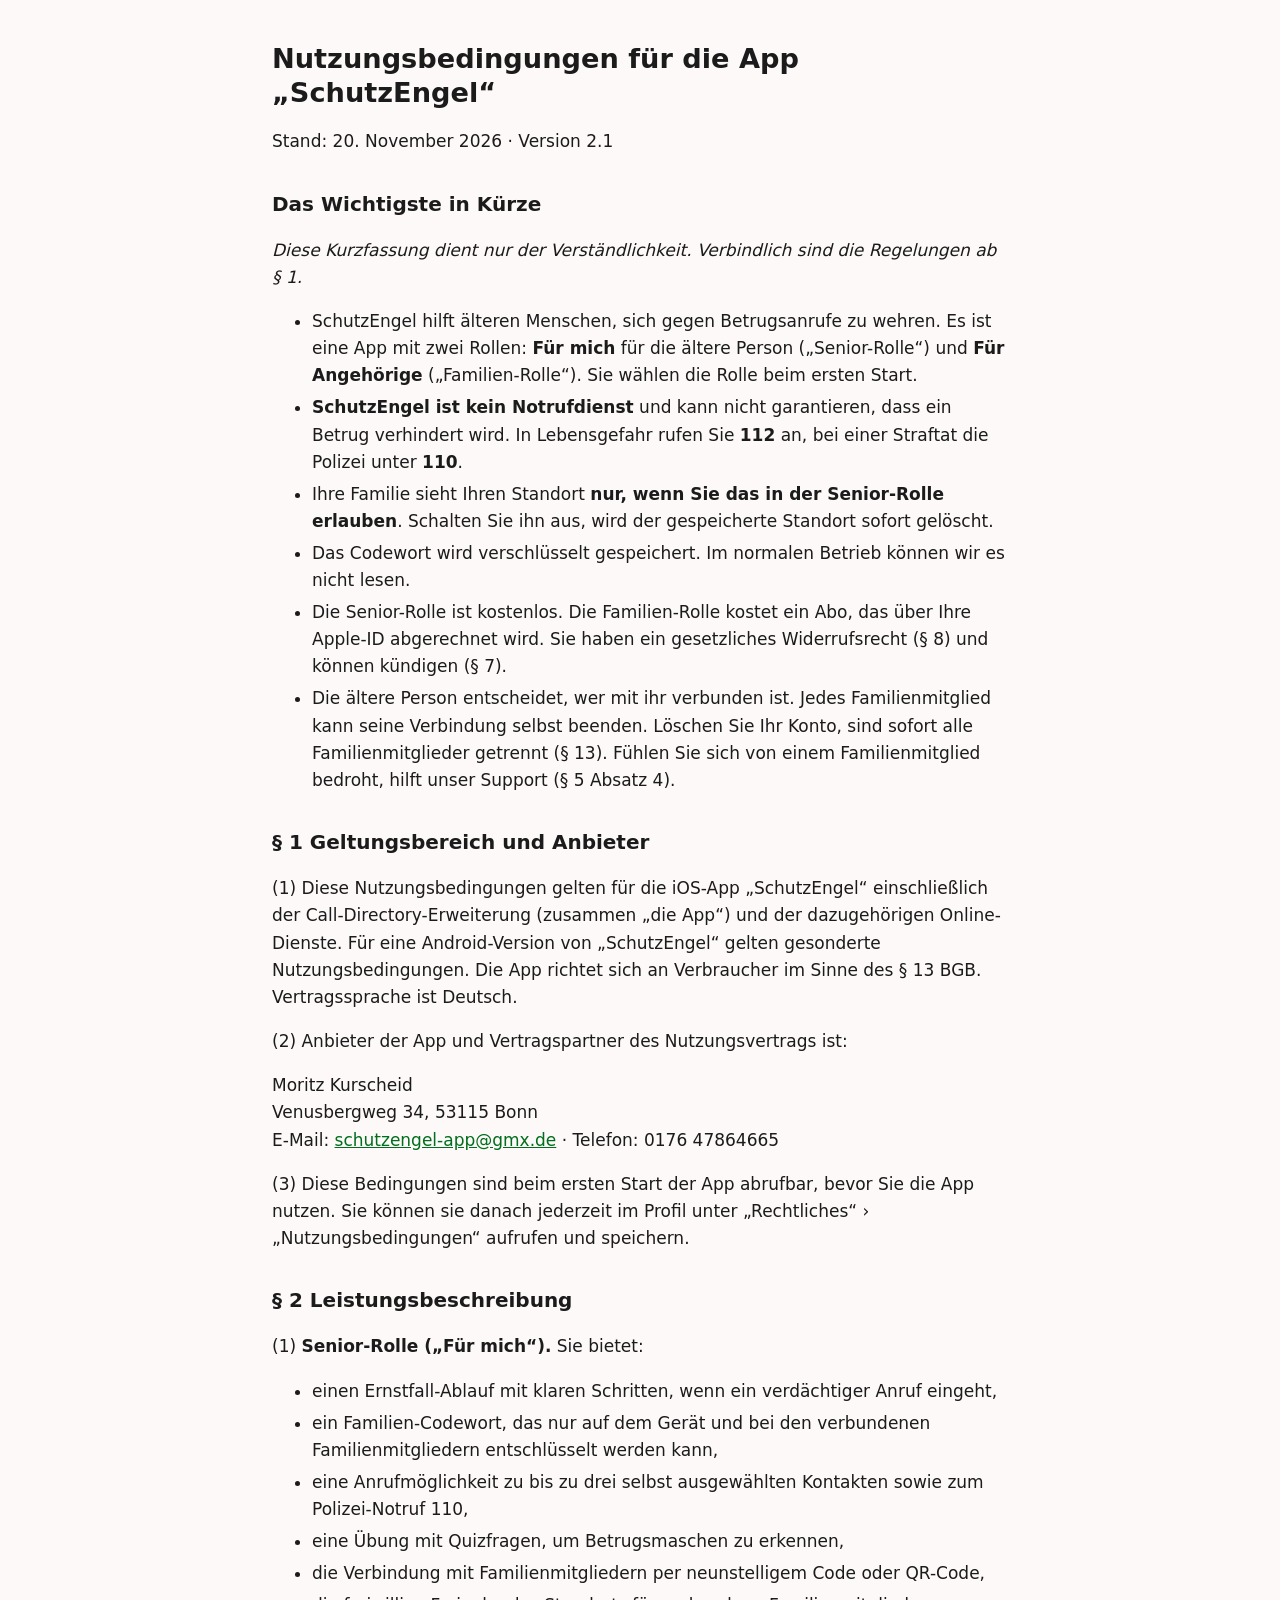
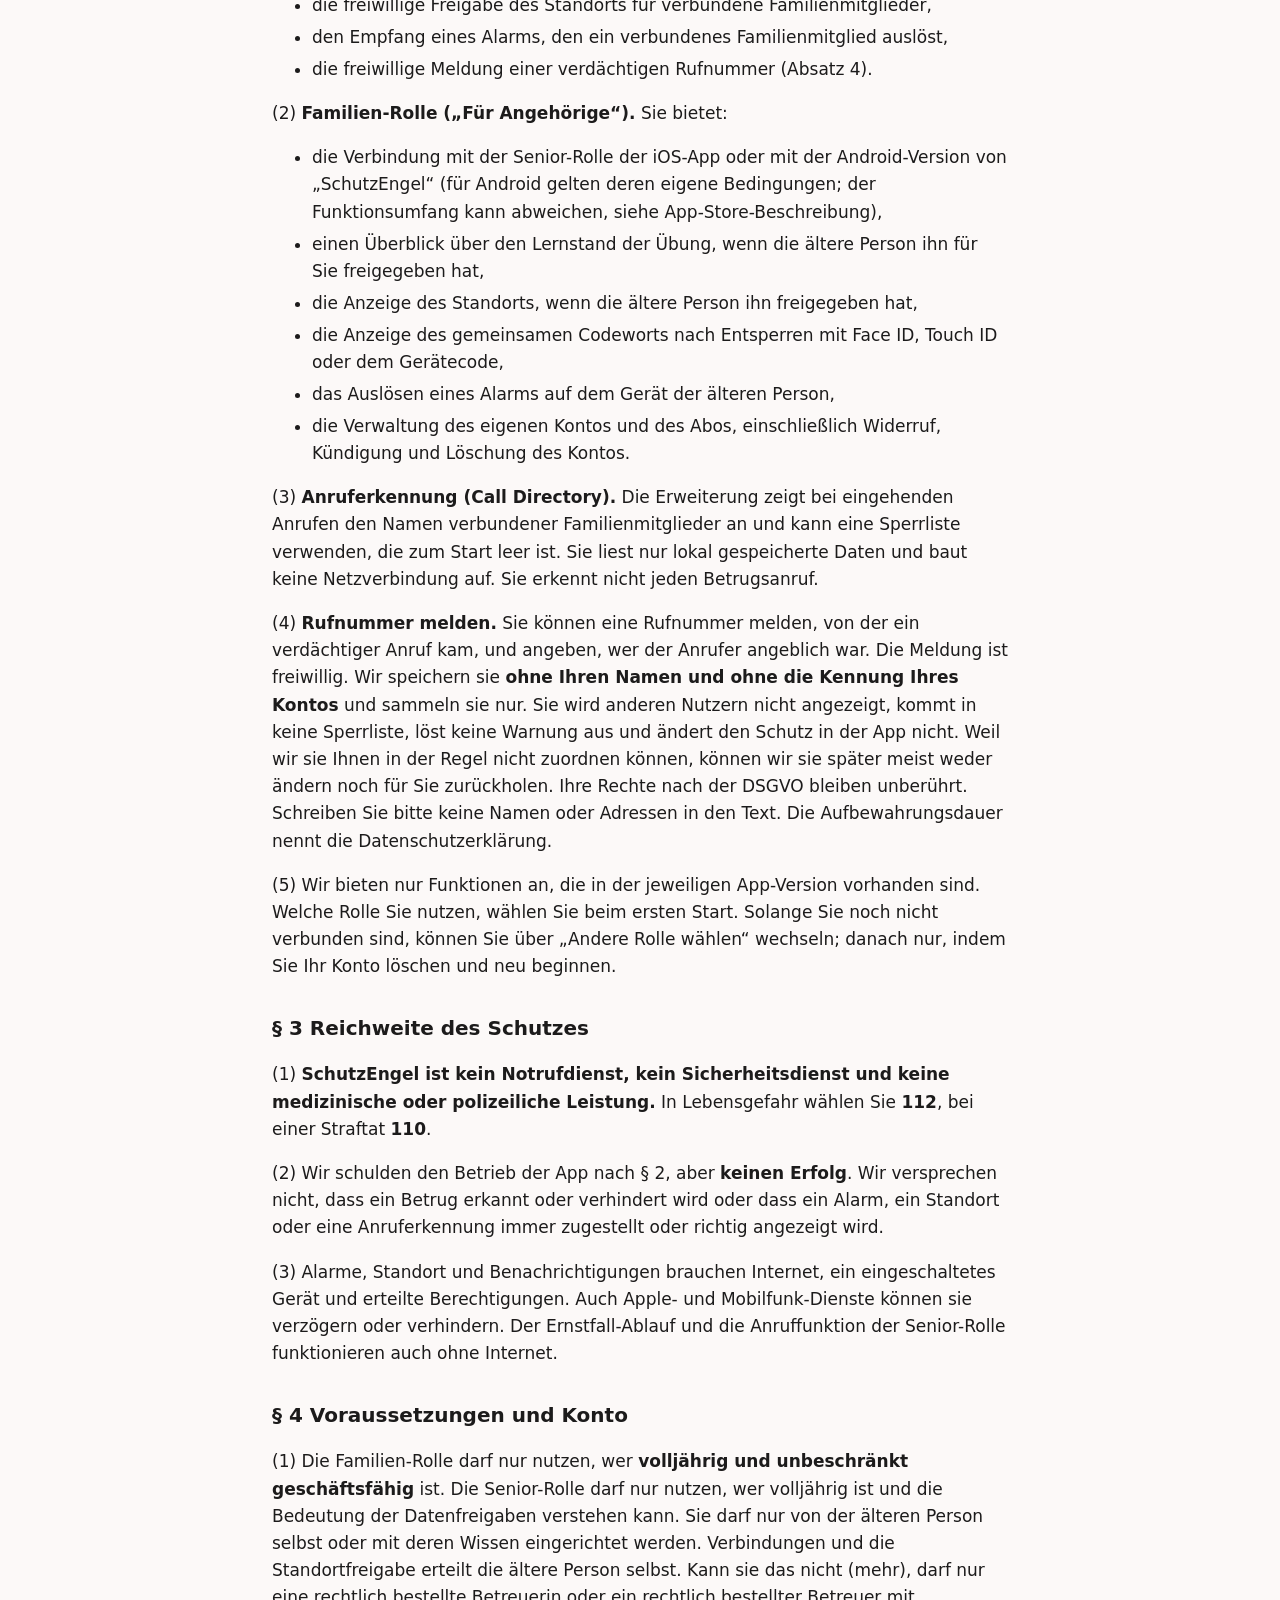
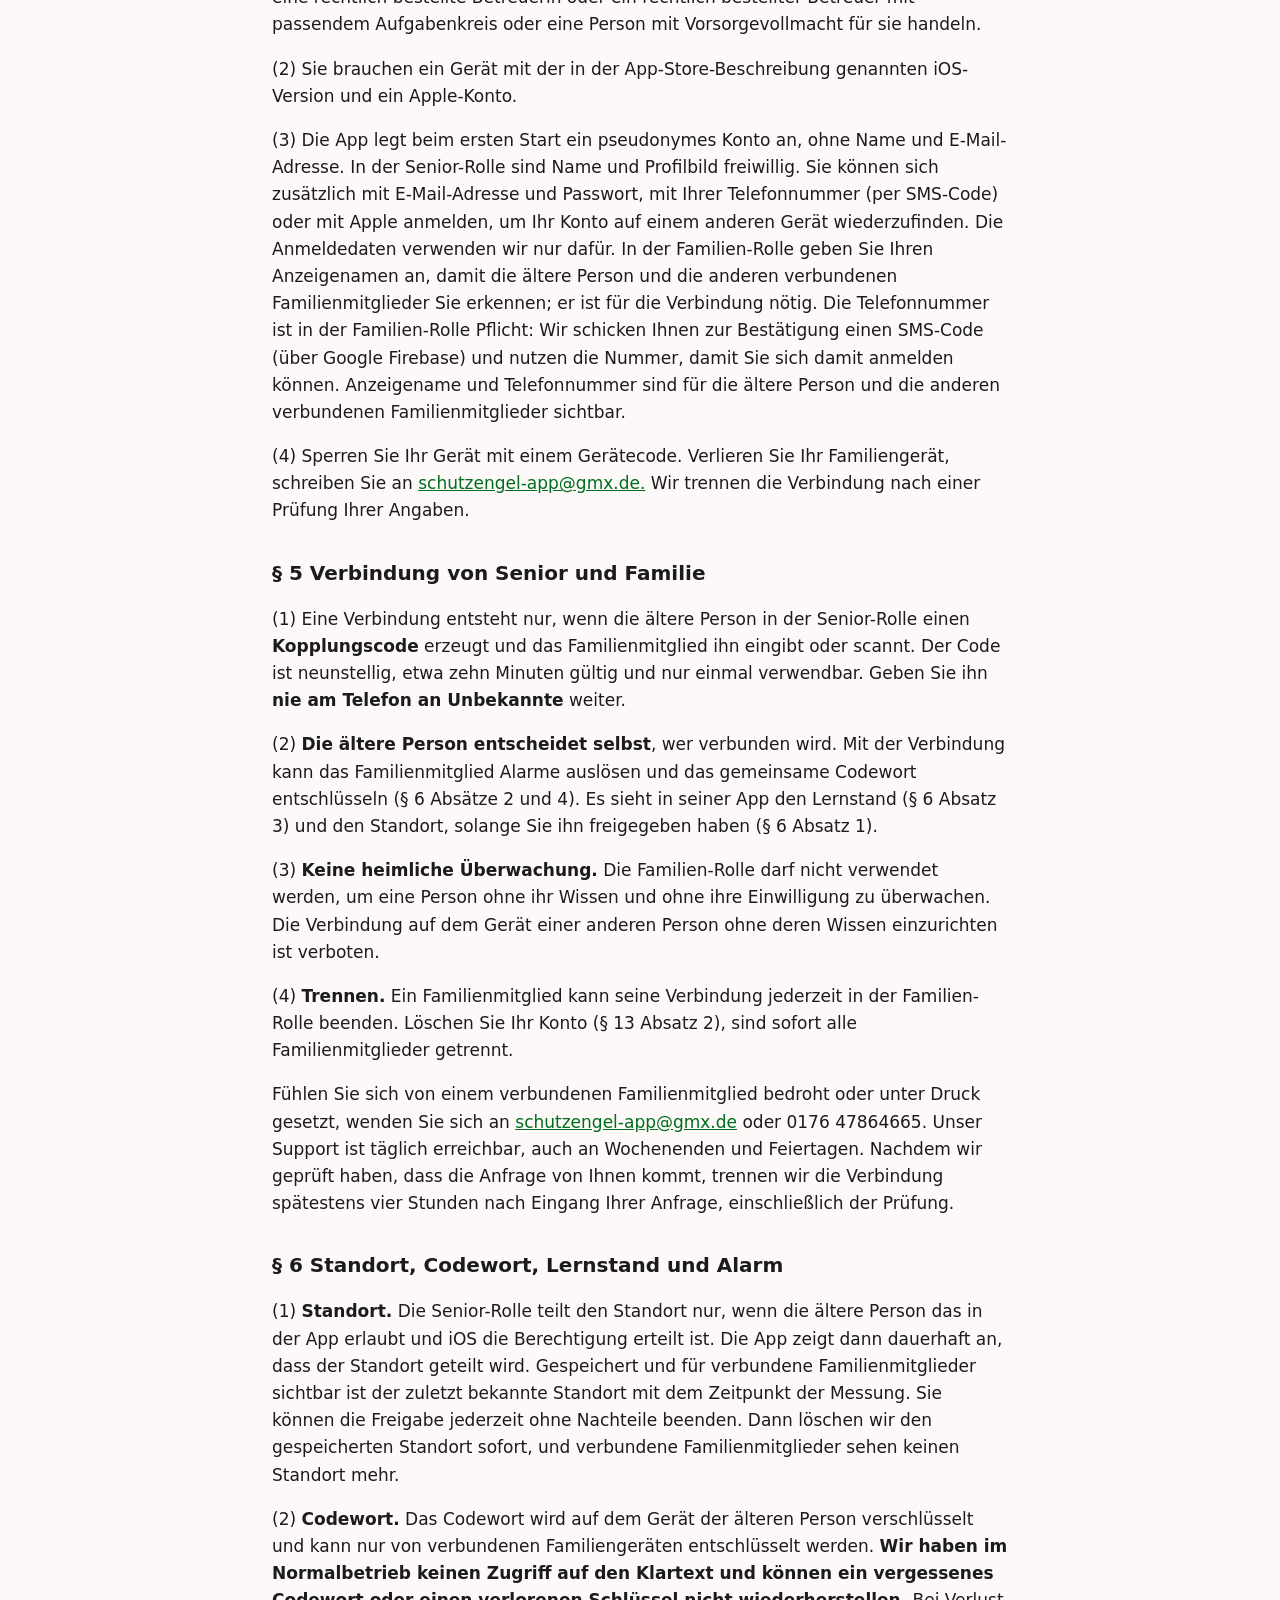
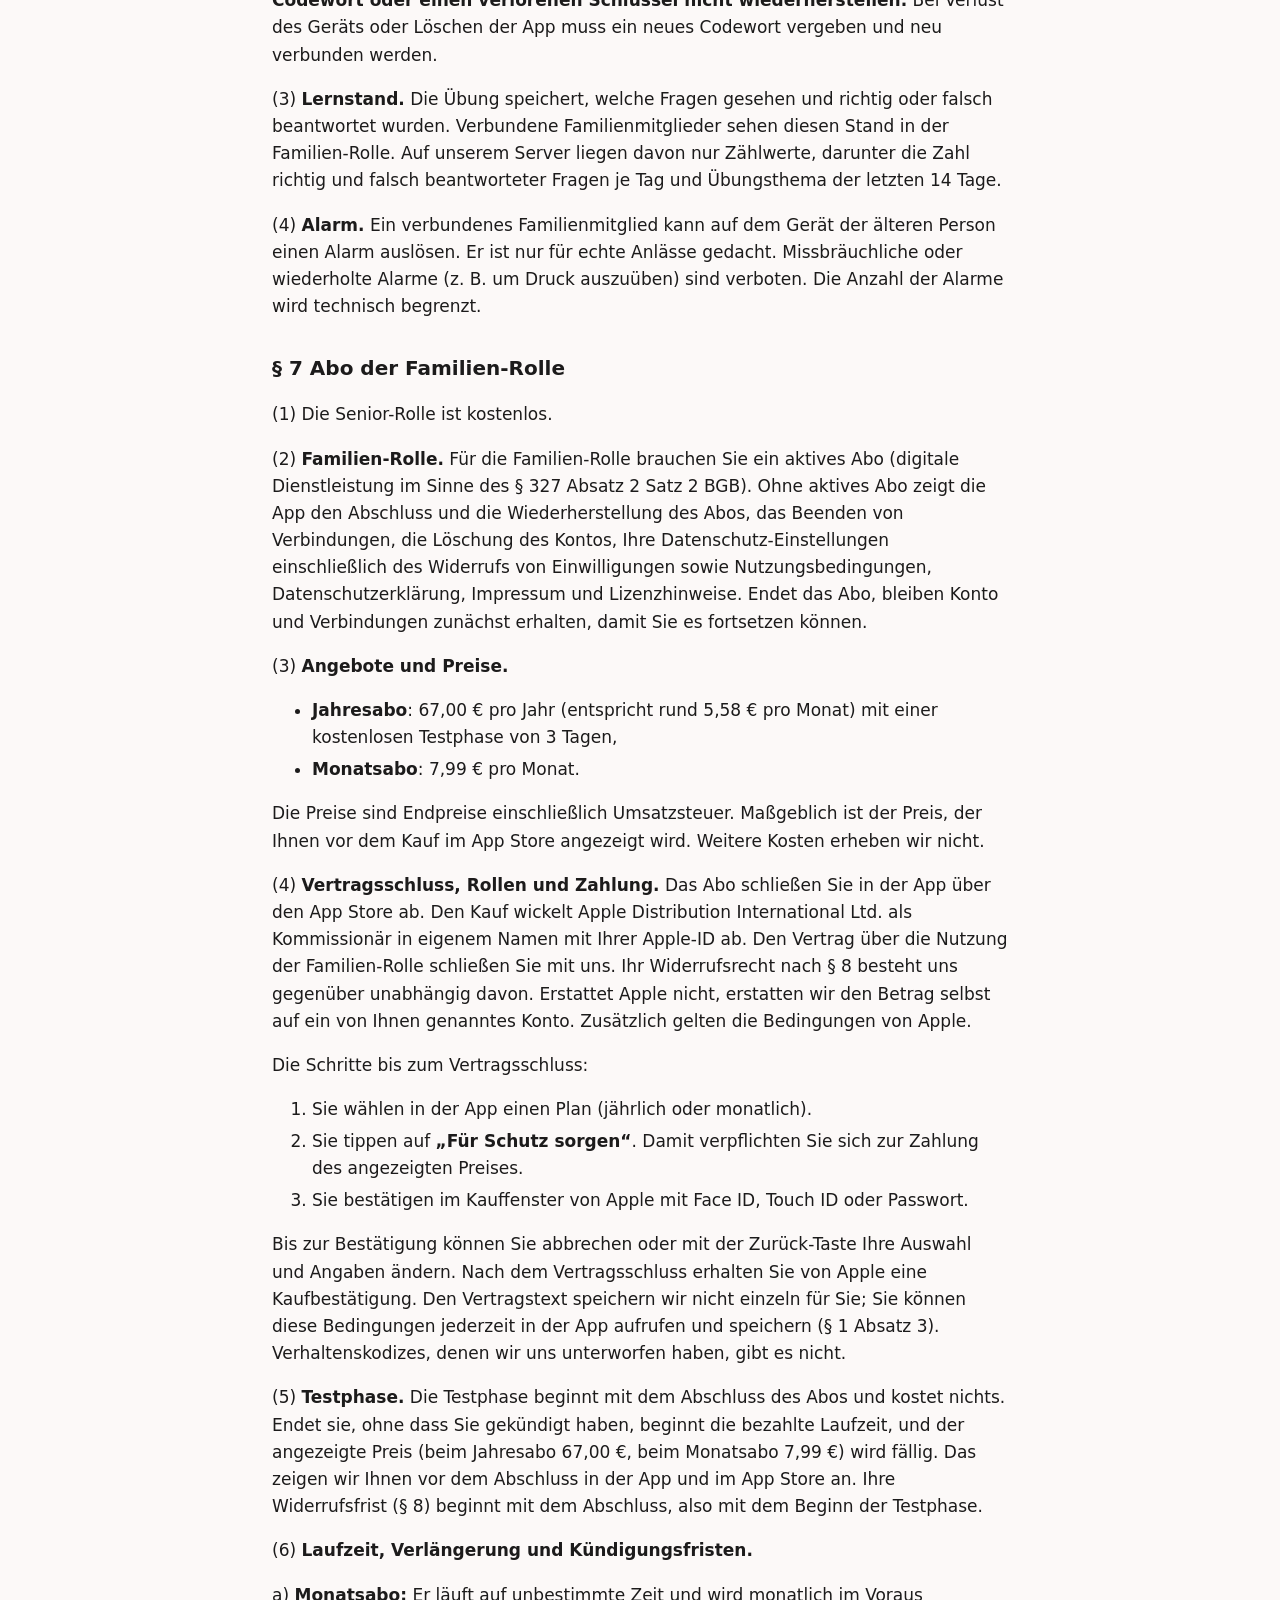
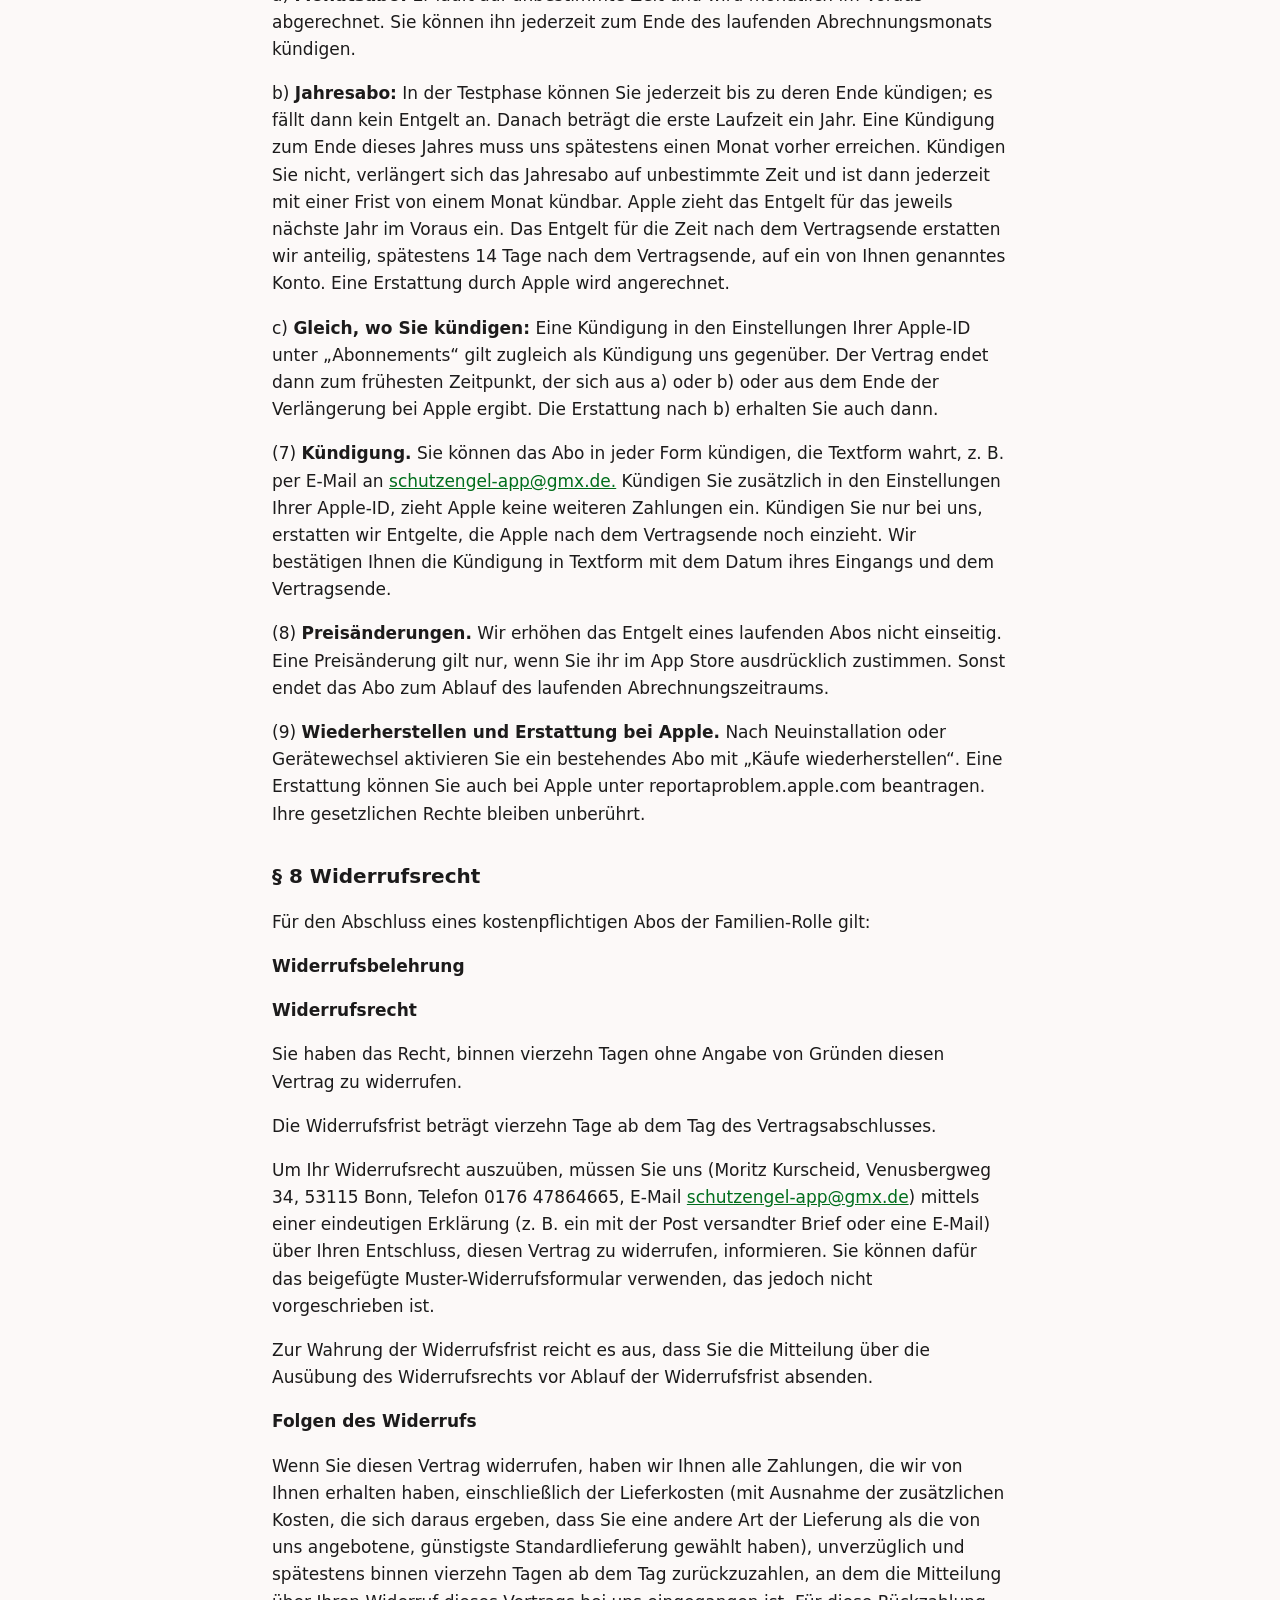
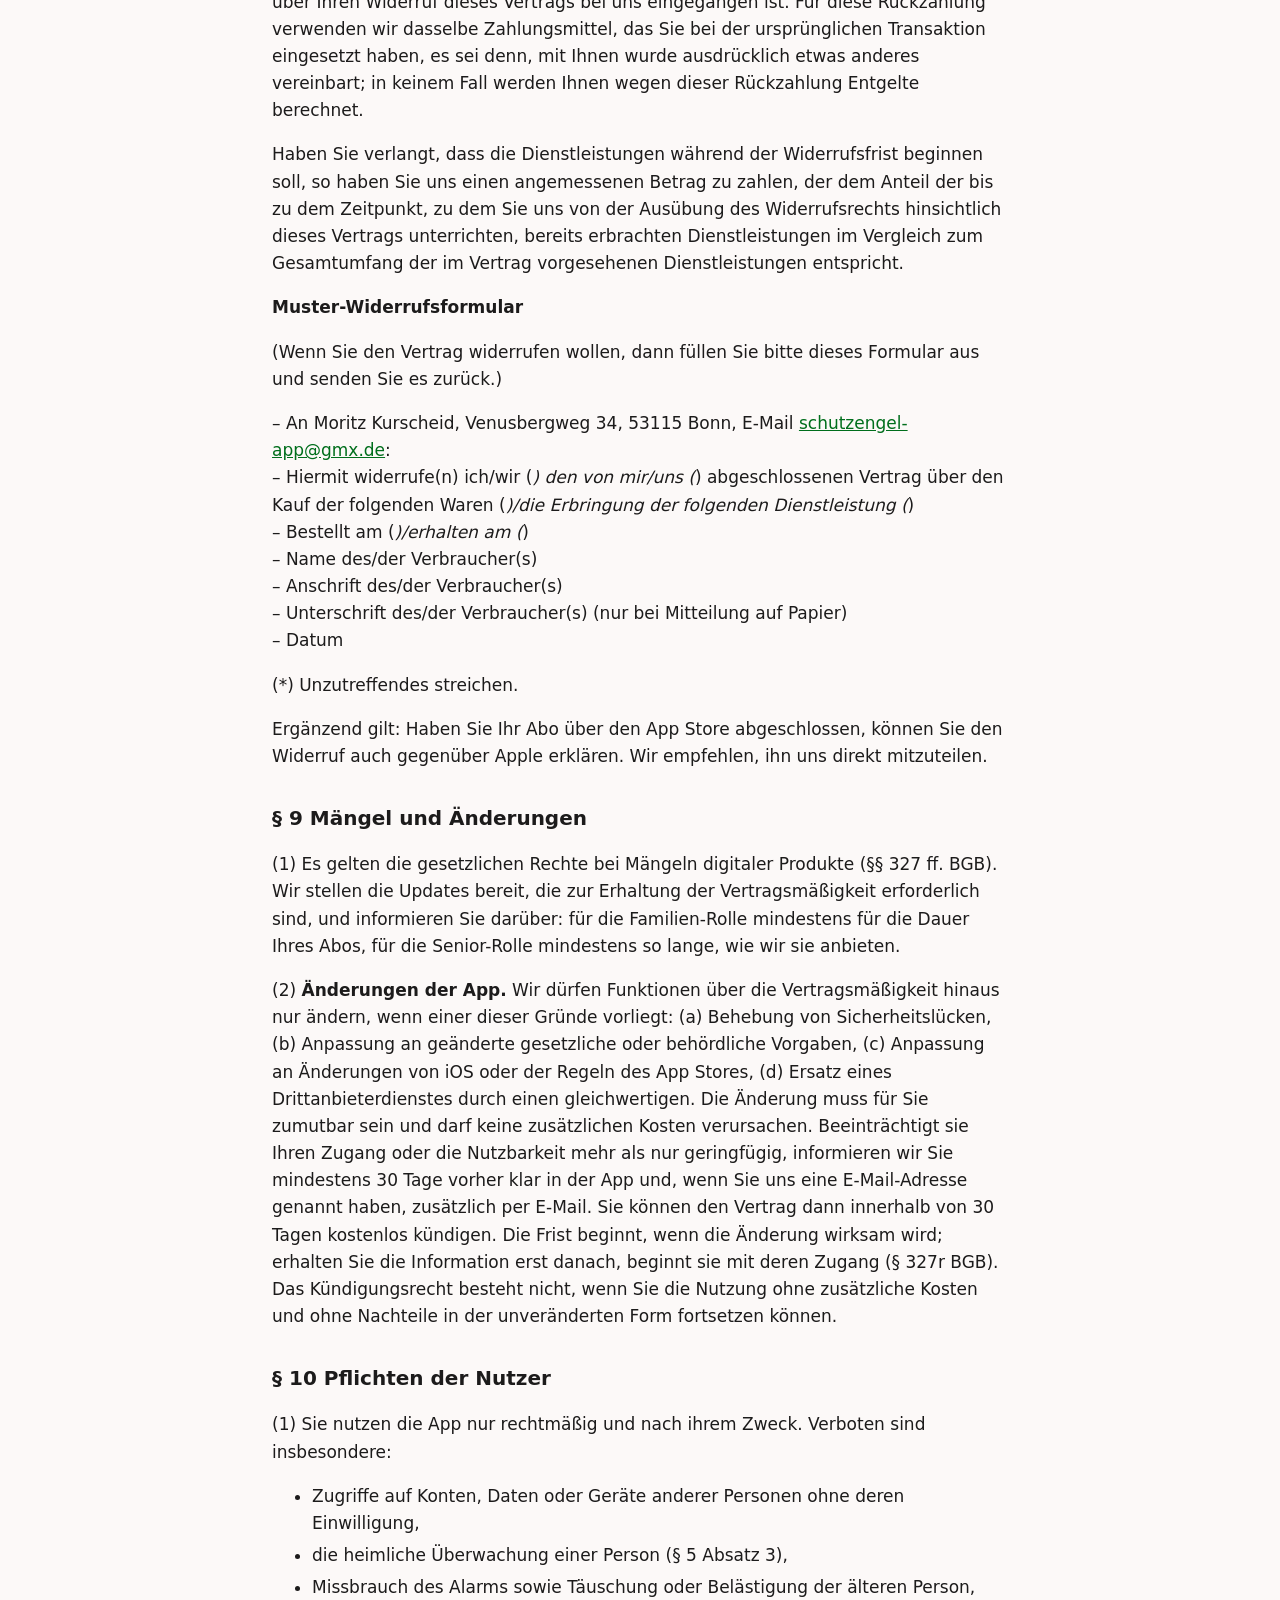
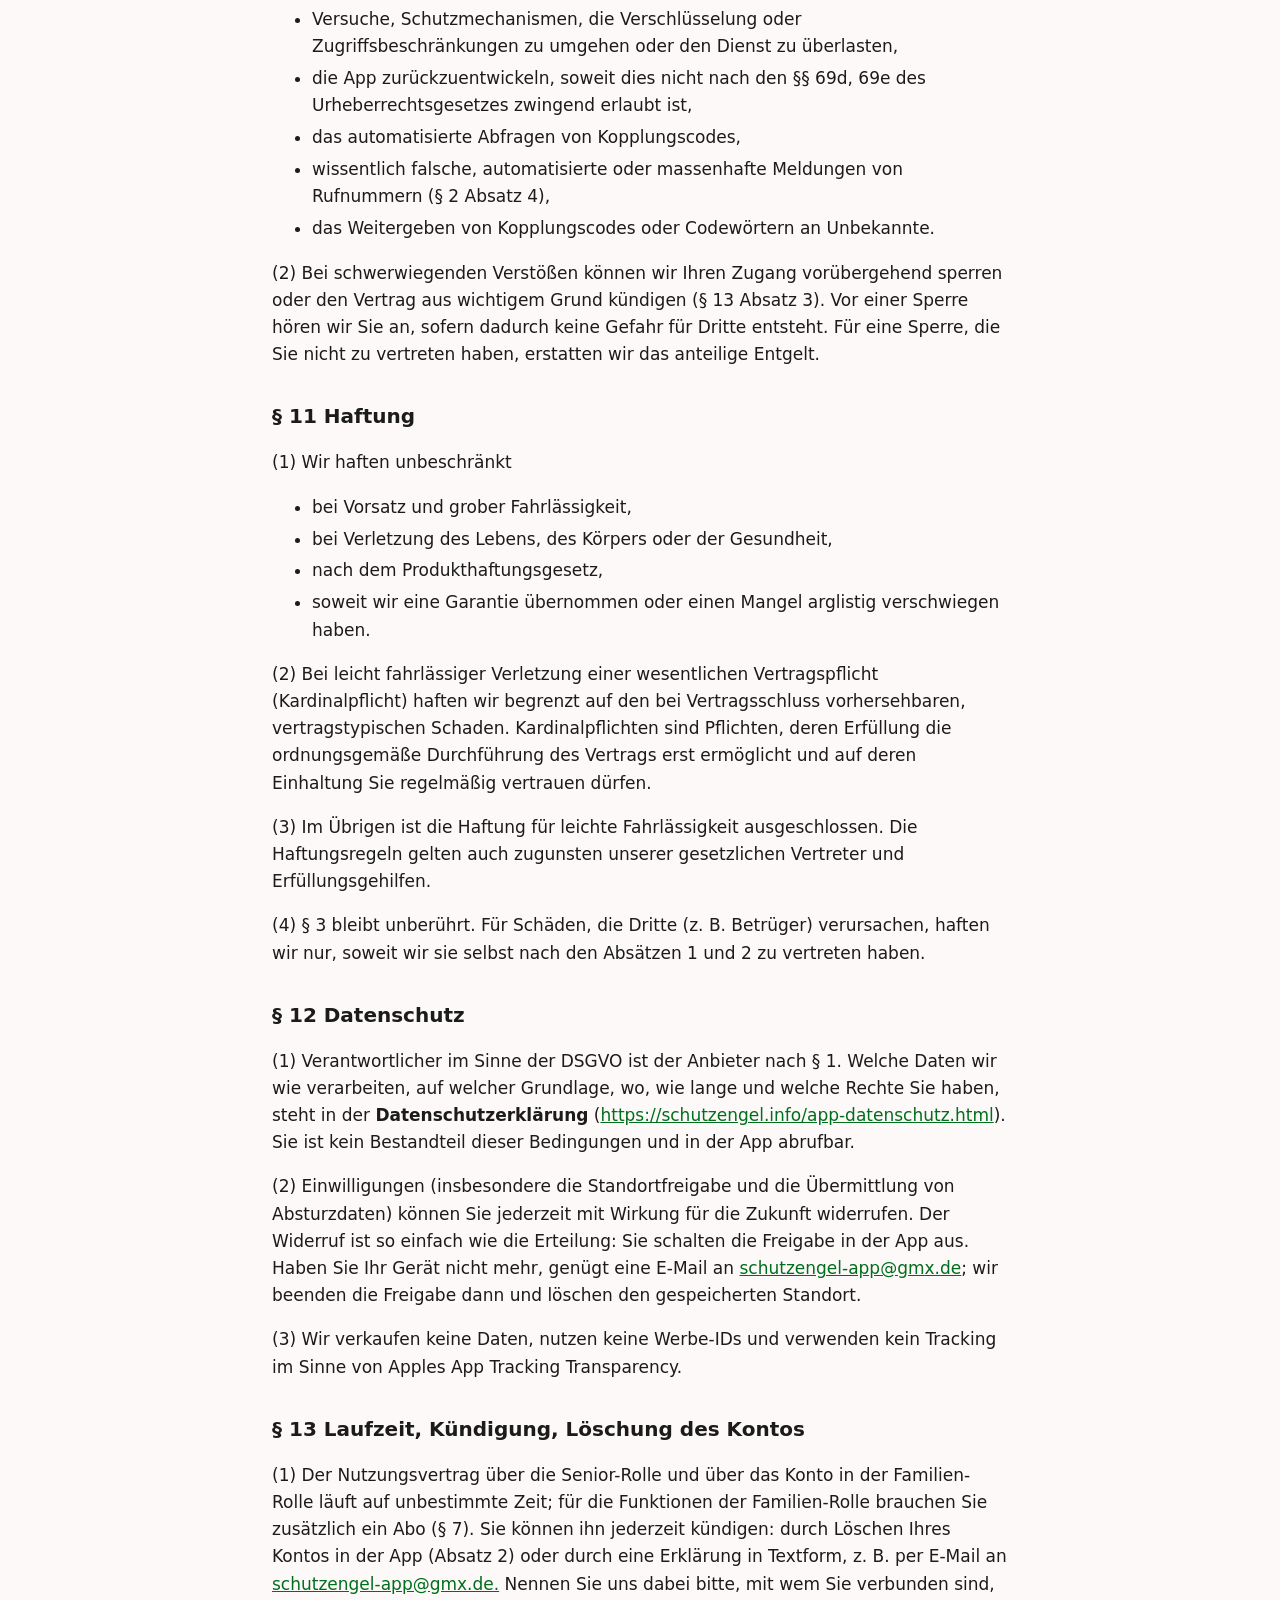
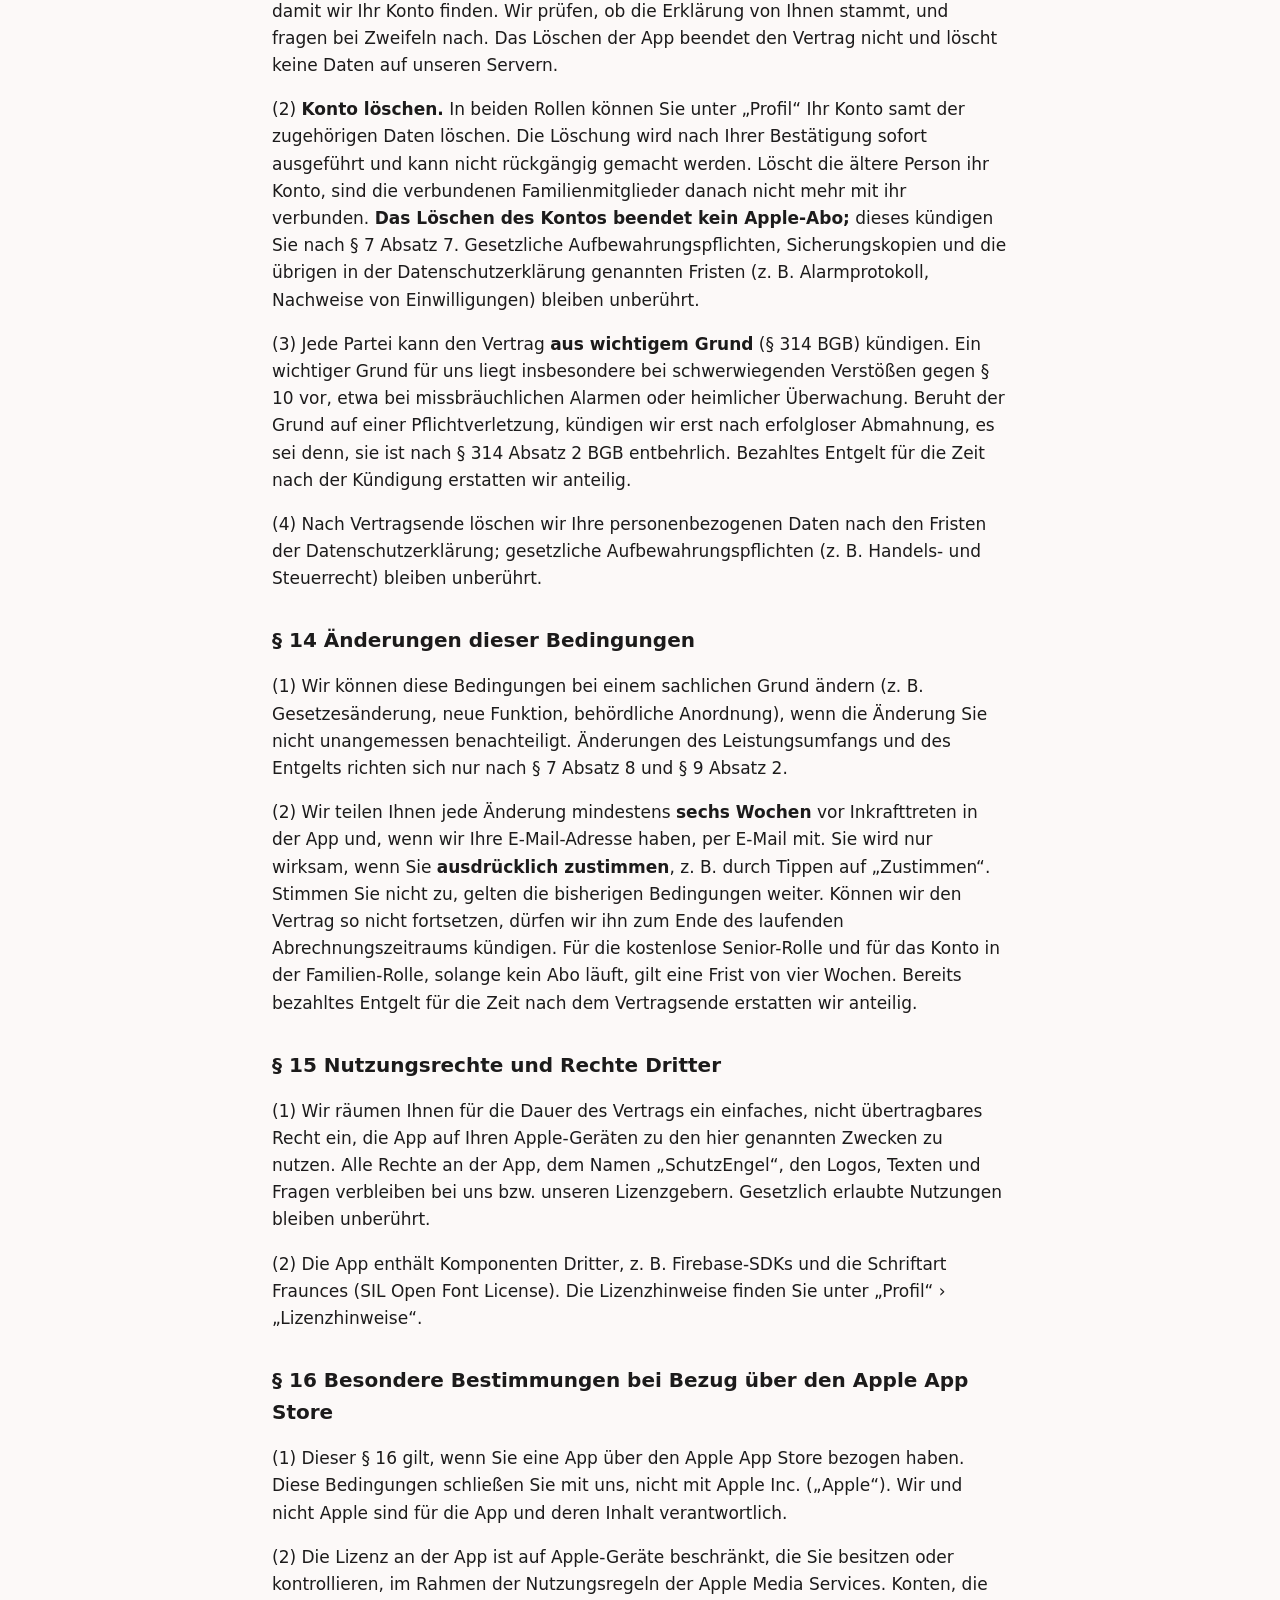
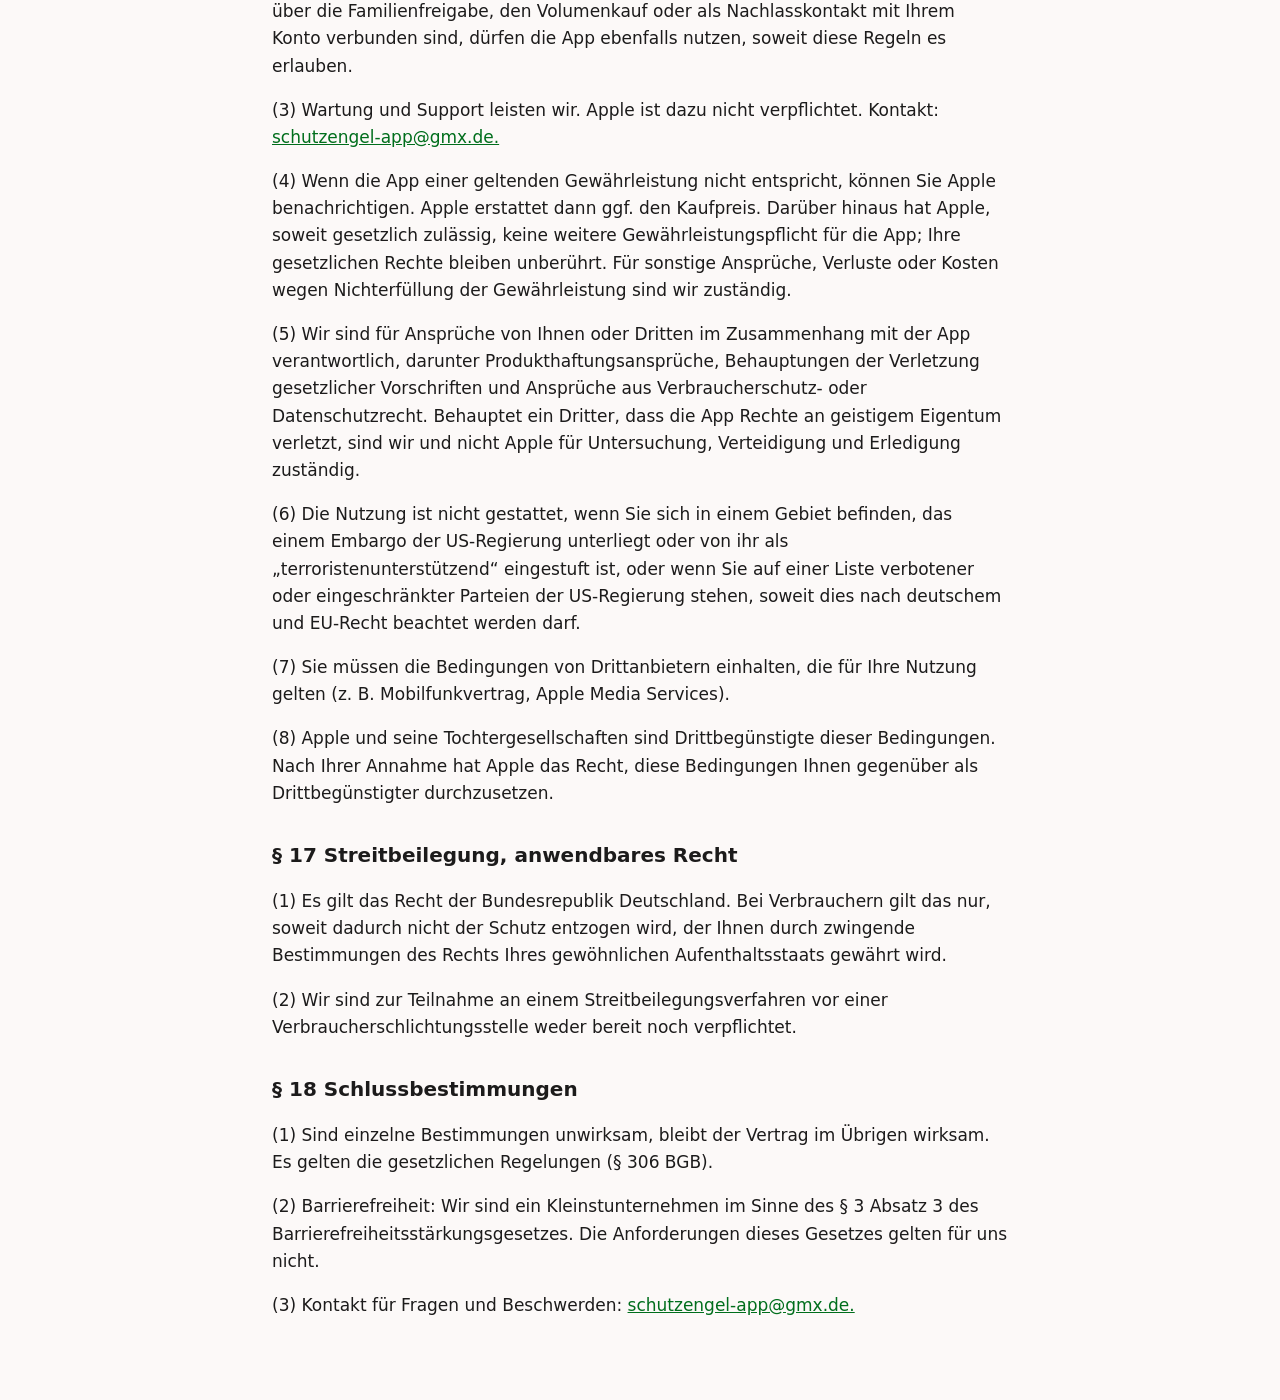
<file: app-nutzungsbedingungen.html>
<!doctype html>
<html lang="de">
<head>
<meta charset="utf-8">
<meta name="viewport" content="width=device-width, initial-scale=1">
<meta name="robots" content="noindex, nofollow">
<title>Nutzungsbedingungen – SchutzEngel</title>
<style>
body{font:17px/1.6 -apple-system,system-ui,"Segoe UI",sans-serif;color:#1c1b1b;background:#fcf9f8;margin:0}
main{max-width:46rem;margin:0 auto;padding:1.5rem 1rem 4rem}
h1{font-size:1.7rem;line-height:1.25} h2{font-size:1.25rem;margin-top:2rem}
a{color:#006e1c} li{margin:.3rem 0}
.tabelle{overflow-x:auto} table{border-collapse:collapse;font-size:.92rem;min-width:36rem}
th,td{border:1px solid #d6d2d0;padding:.4rem .5rem;text-align:left;vertical-align:top} th{background:#efebe9}
@media (prefers-color-scheme:dark){body{background:#161514;color:#ece8e6}a{color:#7fd88f}th{background:#2a2826}th,td{border-color:#444}}
</style>
</head>
<body>
<main>
<h1>Nutzungsbedingungen für die App „SchutzEngel“</h1>
<p>Stand: 20. November 2026 · Version 2.1</p>
<h2>Das Wichtigste in Kürze</h2>
<p><em>Diese Kurzfassung dient nur der Verständlichkeit. Verbindlich sind die Regelungen ab § 1.</em></p>
<ul><li>SchutzEngel hilft älteren Menschen, sich gegen Betrugsanrufe zu wehren. Es ist eine App mit zwei Rollen: <strong>Für mich</strong> für die ältere Person („Senior-Rolle“) und <strong>Für Angehörige</strong> („Familien-Rolle“). Sie wählen die Rolle beim ersten Start.</li><li><strong>SchutzEngel ist kein Notrufdienst</strong> und kann nicht garantieren, dass ein Betrug verhindert wird. In Lebensgefahr rufen Sie <strong>112</strong> an, bei einer Straftat die Polizei unter <strong>110</strong>.</li><li>Ihre Familie sieht Ihren Standort <strong>nur, wenn Sie das in der Senior-Rolle erlauben</strong>. Schalten Sie ihn aus, wird der gespeicherte Standort sofort gelöscht.</li><li>Das Codewort wird verschlüsselt gespeichert. Im normalen Betrieb können wir es nicht lesen.</li><li>Die Senior-Rolle ist kostenlos. Die Familien-Rolle kostet ein Abo, das über Ihre Apple-ID abgerechnet wird. Sie haben ein gesetzliches Widerrufsrecht (§ 8) und können kündigen (§ 7).</li><li>Die ältere Person entscheidet, wer mit ihr verbunden ist. Jedes Familienmitglied kann seine Verbindung selbst beenden. Löschen Sie Ihr Konto, sind sofort alle Familienmitglieder getrennt (§ 13). Fühlen Sie sich von einem Familienmitglied bedroht, hilft unser Support (§ 5 Absatz 4).</li></ul>
<h2>§ 1 Geltungsbereich und Anbieter</h2>
<p>(1) Diese Nutzungsbedingungen gelten für die iOS-App „SchutzEngel“ einschließlich der Call-Directory-Erweiterung (zusammen „die App“) und der dazugehörigen Online-Dienste. Für eine Android-Version von „SchutzEngel“ gelten gesonderte Nutzungsbedingungen. Die App richtet sich an Verbraucher im Sinne des § 13 BGB. Vertragssprache ist Deutsch.</p>
<p>(2) Anbieter der App und Vertragspartner des Nutzungsvertrags ist:</p>
<p>Moritz Kurscheid<br>
Venusbergweg 34, 53115 Bonn<br>
E-Mail: <a href="mailto:schutzengel-app@gmx.de">schutzengel-app@gmx.de</a> · Telefon: 0176 47864665</p>
<p>(3) Diese Bedingungen sind beim ersten Start der App abrufbar, bevor Sie die App nutzen. Sie können sie danach jederzeit im Profil unter „Rechtliches“ › „Nutzungsbedingungen“ aufrufen und speichern.</p>
<h2>§ 2 Leistungsbeschreibung</h2>
<p>(1) <strong>Senior-Rolle („Für mich“).</strong> Sie bietet:</p>
<ul><li>einen Ernstfall-Ablauf mit klaren Schritten, wenn ein verdächtiger Anruf eingeht,</li><li>ein Familien-Codewort, das nur auf dem Gerät und bei den verbundenen Familienmitgliedern entschlüsselt werden kann,</li><li>eine Anrufmöglichkeit zu bis zu drei selbst ausgewählten Kontakten sowie zum Polizei-Notruf 110,</li><li>eine Übung mit Quizfragen, um Betrugsmaschen zu erkennen,</li><li>die Verbindung mit Familienmitgliedern per neunstelligem Code oder QR-Code,</li><li>die freiwillige Freigabe des Standorts für verbundene Familienmitglieder,</li><li>den Empfang eines Alarms, den ein verbundenes Familienmitglied auslöst,</li><li>die freiwillige Meldung einer verdächtigen Rufnummer (Absatz 4).</li></ul>
<p>(2) <strong>Familien-Rolle („Für Angehörige“).</strong> Sie bietet:</p>
<ul><li>die Verbindung mit der Senior-Rolle der iOS-App oder mit der Android-Version von „SchutzEngel“ (für Android gelten deren eigene Bedingungen; der Funktionsumfang kann abweichen, siehe App-Store-Beschreibung),</li><li>einen Überblick über den Lernstand der Übung, wenn die ältere Person ihn für Sie freigegeben hat,</li><li>die Anzeige des Standorts, wenn die ältere Person ihn freigegeben hat,</li><li>die Anzeige des gemeinsamen Codeworts nach Entsperren mit Face ID, Touch ID oder dem Gerätecode,</li><li>das Auslösen eines Alarms auf dem Gerät der älteren Person,</li><li>die Verwaltung des eigenen Kontos und des Abos, einschließlich Widerruf, Kündigung und Löschung des Kontos.</li></ul>
<p>(3) <strong>Anruferkennung (Call Directory).</strong> Die Erweiterung zeigt bei eingehenden Anrufen den Namen verbundener Familienmitglieder an und kann eine Sperrliste verwenden, die zum Start leer ist. Sie liest nur lokal gespeicherte Daten und baut keine Netzverbindung auf. Sie erkennt nicht jeden Betrugsanruf.</p>
<p>(4) <strong>Rufnummer melden.</strong> Sie können eine Rufnummer melden, von der ein verdächtiger Anruf kam, und angeben, wer der Anrufer angeblich war. Die Meldung ist freiwillig. Wir speichern sie <strong>ohne Ihren Namen und ohne die Kennung Ihres Kontos</strong> und sammeln sie nur. Sie wird anderen Nutzern nicht angezeigt, kommt in keine Sperrliste, löst keine Warnung aus und ändert den Schutz in der App nicht. Weil wir sie Ihnen in der Regel nicht zuordnen können, können wir sie später meist weder ändern noch für Sie zurückholen. Ihre Rechte nach der DSGVO bleiben unberührt. Schreiben Sie bitte keine Namen oder Adressen in den Text. Die Aufbewahrungsdauer nennt die Datenschutzerklärung.</p>
<p>(5) Wir bieten nur Funktionen an, die in der jeweiligen App-Version vorhanden sind. Welche Rolle Sie nutzen, wählen Sie beim ersten Start. Solange Sie noch nicht verbunden sind, können Sie über „Andere Rolle wählen“ wechseln; danach nur, indem Sie Ihr Konto löschen und neu beginnen.</p>
<h2>§ 3 Reichweite des Schutzes</h2>
<p>(1) <strong>SchutzEngel ist kein Notrufdienst, kein Sicherheitsdienst und keine medizinische oder polizeiliche Leistung.</strong> In Lebensgefahr wählen Sie <strong>112</strong>, bei einer Straftat <strong>110</strong>.</p>
<p>(2) Wir schulden den Betrieb der App nach § 2, aber <strong>keinen Erfolg</strong>. Wir versprechen nicht, dass ein Betrug erkannt oder verhindert wird oder dass ein Alarm, ein Standort oder eine Anruferkennung immer zugestellt oder richtig angezeigt wird.</p>
<p>(3) Alarme, Standort und Benachrichtigungen brauchen Internet, ein eingeschaltetes Gerät und erteilte Berechtigungen. Auch Apple- und Mobilfunk-Dienste können sie verzögern oder verhindern. Der Ernstfall-Ablauf und die Anruffunktion der Senior-Rolle funktionieren auch ohne Internet.</p>
<h2>§ 4 Voraussetzungen und Konto</h2>
<p>(1) Die Familien-Rolle darf nur nutzen, wer <strong>volljährig und unbeschränkt geschäftsfähig</strong> ist. Die Senior-Rolle darf nur nutzen, wer volljährig ist und die Bedeutung der Datenfreigaben verstehen kann. Sie darf nur von der älteren Person selbst oder mit deren Wissen eingerichtet werden. Verbindungen und die Standortfreigabe erteilt die ältere Person selbst. Kann sie das nicht (mehr), darf nur eine rechtlich bestellte Betreuerin oder ein rechtlich bestellter Betreuer mit passendem Aufgabenkreis oder eine Person mit Vorsorgevollmacht für sie handeln.</p>
<p>(2) Sie brauchen ein Gerät mit der in der App-Store-Beschreibung genannten iOS-Version und ein Apple-Konto.</p>
<p>(3) Die App legt beim ersten Start ein pseudonymes Konto an, ohne Name und E-Mail-Adresse. In der Senior-Rolle sind Name und Profilbild freiwillig. Sie können sich zusätzlich mit E-Mail-Adresse und Passwort, mit Ihrer Telefonnummer (per SMS-Code) oder mit Apple anmelden, um Ihr Konto auf einem anderen Gerät wiederzufinden. Die Anmeldedaten verwenden wir nur dafür. In der Familien-Rolle geben Sie Ihren Anzeigenamen an, damit die ältere Person und die anderen verbundenen Familienmitglieder Sie erkennen; er ist für die Verbindung nötig. Die Telefonnummer ist in der Familien-Rolle Pflicht: Wir schicken Ihnen zur Bestätigung einen SMS-Code (über Google Firebase) und nutzen die Nummer, damit Sie sich damit anmelden können. Anzeigename und Telefonnummer sind für die ältere Person und die anderen verbundenen Familienmitglieder sichtbar.</p>
<p>(4) Sperren Sie Ihr Gerät mit einem Gerätecode. Verlieren Sie Ihr Familiengerät, schreiben Sie an <a href="mailto:schutzengel-app@gmx.de.">schutzengel-app@gmx.de.</a> Wir trennen die Verbindung nach einer Prüfung Ihrer Angaben.</p>
<h2>§ 5 Verbindung von Senior und Familie</h2>
<p>(1) Eine Verbindung entsteht nur, wenn die ältere Person in der Senior-Rolle einen <strong>Kopplungscode</strong> erzeugt und das Familienmitglied ihn eingibt oder scannt. Der Code ist neunstellig, etwa zehn Minuten gültig und nur einmal verwendbar. Geben Sie ihn <strong>nie am Telefon an Unbekannte</strong> weiter.</p>
<p>(2) <strong>Die ältere Person entscheidet selbst</strong>, wer verbunden wird. Mit der Verbindung kann das Familienmitglied Alarme auslösen und das gemeinsame Codewort entschlüsseln (§ 6 Absätze 2 und 4). Es sieht in seiner App den Lernstand (§ 6 Absatz 3) und den Standort, solange Sie ihn freigegeben haben (§ 6 Absatz 1).</p>
<p>(3) <strong>Keine heimliche Überwachung.</strong> Die Familien-Rolle darf nicht verwendet werden, um eine Person ohne ihr Wissen und ohne ihre Einwilligung zu überwachen. Die Verbindung auf dem Gerät einer anderen Person ohne deren Wissen einzurichten ist verboten.</p>
<p>(4) <strong>Trennen.</strong> Ein Familienmitglied kann seine Verbindung jederzeit in der Familien-Rolle beenden. Löschen Sie Ihr Konto (§ 13 Absatz 2), sind sofort alle Familienmitglieder getrennt.</p>
<p>Fühlen Sie sich von einem verbundenen Familienmitglied bedroht oder unter Druck gesetzt, wenden Sie sich an <a href="mailto:schutzengel-app@gmx.de">schutzengel-app@gmx.de</a> oder 0176 47864665. Unser Support ist täglich erreichbar, auch an Wochenenden und Feiertagen. Nachdem wir geprüft haben, dass die Anfrage von Ihnen kommt, trennen wir die Verbindung spätestens vier Stunden nach Eingang Ihrer Anfrage, einschließlich der Prüfung.</p>
<h2>§ 6 Standort, Codewort, Lernstand und Alarm</h2>
<p>(1) <strong>Standort.</strong> Die Senior-Rolle teilt den Standort nur, wenn die ältere Person das in der App erlaubt und iOS die Berechtigung erteilt ist. Die App zeigt dann dauerhaft an, dass der Standort geteilt wird. Gespeichert und für verbundene Familienmitglieder sichtbar ist der zuletzt bekannte Standort mit dem Zeitpunkt der Messung. Sie können die Freigabe jederzeit ohne Nachteile beenden. Dann löschen wir den gespeicherten Standort sofort, und verbundene Familienmitglieder sehen keinen Standort mehr.</p>
<p>(2) <strong>Codewort.</strong> Das Codewort wird auf dem Gerät der älteren Person verschlüsselt und kann nur von verbundenen Familiengeräten entschlüsselt werden. <strong>Wir haben im Normalbetrieb keinen Zugriff auf den Klartext und können ein vergessenes Codewort oder einen verlorenen Schlüssel nicht wiederherstellen.</strong> Bei Verlust des Geräts oder Löschen der App muss ein neues Codewort vergeben und neu verbunden werden.</p>
<p>(3) <strong>Lernstand.</strong> Die Übung speichert, welche Fragen gesehen und richtig oder falsch beantwortet wurden. Verbundene Familienmitglieder sehen diesen Stand in der Familien-Rolle. Auf unserem Server liegen davon nur Zählwerte, darunter die Zahl richtig und falsch beantworteter Fragen je Tag und Übungsthema der letzten 14 Tage.</p>
<p>(4) <strong>Alarm.</strong> Ein verbundenes Familienmitglied kann auf dem Gerät der älteren Person einen Alarm auslösen. Er ist nur für echte Anlässe gedacht. Missbräuchliche oder wiederholte Alarme (z. B. um Druck auszuüben) sind verboten. Die Anzahl der Alarme wird technisch begrenzt.</p>
<h2>§ 7 Abo der Familien-Rolle</h2>
<p>(1) Die Senior-Rolle ist kostenlos.</p>
<p>(2) <strong>Familien-Rolle.</strong> Für die Familien-Rolle brauchen Sie ein aktives Abo (digitale Dienstleistung im Sinne des § 327 Absatz 2 Satz 2 BGB). Ohne aktives Abo zeigt die App den Abschluss und die Wiederherstellung des Abos, das Beenden von Verbindungen, die Löschung des Kontos, Ihre Datenschutz-Einstellungen einschließlich des Widerrufs von Einwilligungen sowie Nutzungsbedingungen, Datenschutzerklärung, Impressum und Lizenzhinweise. Endet das Abo, bleiben Konto und Verbindungen zunächst erhalten, damit Sie es fortsetzen können.</p>
<p>(3) <strong>Angebote und Preise.</strong></p>
<ul><li><strong>Jahresabo</strong>: 67,00 € pro Jahr (entspricht rund 5,58 € pro Monat) mit einer kostenlosen Testphase von 3 Tagen,</li><li><strong>Monatsabo</strong>: 7,99 € pro Monat.</li></ul>
<p>Die Preise sind Endpreise einschließlich Umsatzsteuer. Maßgeblich ist der Preis, der Ihnen vor dem Kauf im App Store angezeigt wird. Weitere Kosten erheben wir nicht.</p>
<p>(4) <strong>Vertragsschluss, Rollen und Zahlung.</strong> Das Abo schließen Sie in der App über den App Store ab. Den Kauf wickelt Apple Distribution International Ltd. als Kommissionär in eigenem Namen mit Ihrer Apple-ID ab. Den Vertrag über die Nutzung der Familien-Rolle schließen Sie mit uns. Ihr Widerrufsrecht nach § 8 besteht uns gegenüber unabhängig davon. Erstattet Apple nicht, erstatten wir den Betrag selbst auf ein von Ihnen genanntes Konto. Zusätzlich gelten die Bedingungen von Apple.</p>
<p>Die Schritte bis zum Vertragsschluss:</p>
<ol><li>Sie wählen in der App einen Plan (jährlich oder monatlich).</li><li>Sie tippen auf <strong>„Für Schutz sorgen“</strong>. Damit verpflichten Sie sich zur Zahlung des angezeigten Preises.</li><li>Sie bestätigen im Kauffenster von Apple mit Face ID, Touch ID oder Passwort.</li></ol>
<p>Bis zur Bestätigung können Sie abbrechen oder mit der Zurück-Taste Ihre Auswahl und Angaben ändern. Nach dem Vertragsschluss erhalten Sie von Apple eine Kaufbestätigung. Den Vertragstext speichern wir nicht einzeln für Sie; Sie können diese Bedingungen jederzeit in der App aufrufen und speichern (§ 1 Absatz 3). Verhaltenskodizes, denen wir uns unterworfen haben, gibt es nicht.</p>
<p>(5) <strong>Testphase.</strong> Die Testphase beginnt mit dem Abschluss des Abos und kostet nichts. Endet sie, ohne dass Sie gekündigt haben, beginnt die bezahlte Laufzeit, und der angezeigte Preis (beim Jahresabo 67,00 €, beim Monatsabo 7,99 €) wird fällig. Das zeigen wir Ihnen vor dem Abschluss in der App und im App Store an. Ihre Widerrufsfrist (§ 8) beginnt mit dem Abschluss, also mit dem Beginn der Testphase.</p>
<p>(6) <strong>Laufzeit, Verlängerung und Kündigungsfristen.</strong></p>
<p>a) <strong>Monatsabo:</strong> Er läuft auf unbestimmte Zeit und wird monatlich im Voraus abgerechnet. Sie können ihn jederzeit zum Ende des laufenden Abrechnungsmonats kündigen.</p>
<p>b) <strong>Jahresabo:</strong> In der Testphase können Sie jederzeit bis zu deren Ende kündigen; es fällt dann kein Entgelt an. Danach beträgt die erste Laufzeit ein Jahr. Eine Kündigung zum Ende dieses Jahres muss uns spätestens einen Monat vorher erreichen. Kündigen Sie nicht, verlängert sich das Jahresabo auf unbestimmte Zeit und ist dann jederzeit mit einer Frist von einem Monat kündbar. Apple zieht das Entgelt für das jeweils nächste Jahr im Voraus ein. Das Entgelt für die Zeit nach dem Vertragsende erstatten wir anteilig, spätestens 14 Tage nach dem Vertragsende, auf ein von Ihnen genanntes Konto. Eine Erstattung durch Apple wird angerechnet.</p>
<p>c) <strong>Gleich, wo Sie kündigen:</strong> Eine Kündigung in den Einstellungen Ihrer Apple-ID unter „Abonnements“ gilt zugleich als Kündigung uns gegenüber. Der Vertrag endet dann zum frühesten Zeitpunkt, der sich aus a) oder b) oder aus dem Ende der Verlängerung bei Apple ergibt. Die Erstattung nach b) erhalten Sie auch dann.</p>
<p>(7) <strong>Kündigung.</strong> Sie können das Abo in jeder Form kündigen, die Textform wahrt, z. B. per E-Mail an <a href="mailto:schutzengel-app@gmx.de.">schutzengel-app@gmx.de.</a> Kündigen Sie zusätzlich in den Einstellungen Ihrer Apple-ID, zieht Apple keine weiteren Zahlungen ein. Kündigen Sie nur bei uns, erstatten wir Entgelte, die Apple nach dem Vertragsende noch einzieht. Wir bestätigen Ihnen die Kündigung in Textform mit dem Datum ihres Eingangs und dem Vertragsende.</p>
<p>(8) <strong>Preisänderungen.</strong> Wir erhöhen das Entgelt eines laufenden Abos nicht einseitig. Eine Preisänderung gilt nur, wenn Sie ihr im App Store ausdrücklich zustimmen. Sonst endet das Abo zum Ablauf des laufenden Abrechnungszeitraums.</p>
<p>(9) <strong>Wiederherstellen und Erstattung bei Apple.</strong> Nach Neuinstallation oder Gerätewechsel aktivieren Sie ein bestehendes Abo mit „Käufe wiederherstellen“. Eine Erstattung können Sie auch bei Apple unter reportaproblem.apple.com beantragen. Ihre gesetzlichen Rechte bleiben unberührt.</p>
<h2>§ 8 Widerrufsrecht</h2>
<p>Für den Abschluss eines kostenpflichtigen Abos der Familien-Rolle gilt:</p>
<p><strong>Widerrufsbelehrung</strong></p>
<p><strong>Widerrufsrecht</strong></p>
<p>Sie haben das Recht, binnen vierzehn Tagen ohne Angabe von Gründen diesen Vertrag zu widerrufen.</p>
<p>Die Widerrufsfrist beträgt vierzehn Tage ab dem Tag des Vertragsabschlusses.</p>
<p>Um Ihr Widerrufsrecht auszuüben, müssen Sie uns (Moritz Kurscheid, Venusbergweg 34, 53115 Bonn, Telefon 0176 47864665, E-Mail <a href="mailto:schutzengel-app@gmx.de">schutzengel-app@gmx.de</a>) mittels einer eindeutigen Erklärung (z. B. ein mit der Post versandter Brief oder eine E-Mail) über Ihren Entschluss, diesen Vertrag zu widerrufen, informieren. Sie können dafür das beigefügte Muster-Widerrufsformular verwenden, das jedoch nicht vorgeschrieben ist.</p>
<p>Zur Wahrung der Widerrufsfrist reicht es aus, dass Sie die Mitteilung über die Ausübung des Widerrufsrechts vor Ablauf der Widerrufsfrist absenden.</p>
<p><strong>Folgen des Widerrufs</strong></p>
<p>Wenn Sie diesen Vertrag widerrufen, haben wir Ihnen alle Zahlungen, die wir von Ihnen erhalten haben, einschließlich der Lieferkosten (mit Ausnahme der zusätzlichen Kosten, die sich daraus ergeben, dass Sie eine andere Art der Lieferung als die von uns angebotene, günstigste Standardlieferung gewählt haben), unverzüglich und spätestens binnen vierzehn Tagen ab dem Tag zurückzuzahlen, an dem die Mitteilung über Ihren Widerruf dieses Vertrags bei uns eingegangen ist. Für diese Rückzahlung verwenden wir dasselbe Zahlungsmittel, das Sie bei der ursprünglichen Transaktion eingesetzt haben, es sei denn, mit Ihnen wurde ausdrücklich etwas anderes vereinbart; in keinem Fall werden Ihnen wegen dieser Rückzahlung Entgelte berechnet.</p>
<p>Haben Sie verlangt, dass die Dienstleistungen während der Widerrufsfrist beginnen soll, so haben Sie uns einen angemessenen Betrag zu zahlen, der dem Anteil der bis zu dem Zeitpunkt, zu dem Sie uns von der Ausübung des Widerrufsrechts hinsichtlich dieses Vertrags unterrichten, bereits erbrachten Dienstleistungen im Vergleich zum Gesamtumfang der im Vertrag vorgesehenen Dienstleistungen entspricht.</p>
<p><strong>Muster-Widerrufsformular</strong></p>
<p>(Wenn Sie den Vertrag widerrufen wollen, dann füllen Sie bitte dieses Formular aus und senden Sie es zurück.)</p>
<p>– An Moritz Kurscheid, Venusbergweg 34, 53115 Bonn, E-Mail <a href="mailto:schutzengel-app@gmx.de">schutzengel-app@gmx.de</a>:<br>
– Hiermit widerrufe(n) ich/wir (<em>) den von mir/uns (</em>) abgeschlossenen Vertrag über den Kauf der folgenden Waren (<em>)/die Erbringung der folgenden Dienstleistung (</em>)<br>
– Bestellt am (<em>)/erhalten am (</em>)<br>
– Name des/der Verbraucher(s)<br>
– Anschrift des/der Verbraucher(s)<br>
– Unterschrift des/der Verbraucher(s) (nur bei Mitteilung auf Papier)<br>
– Datum</p>
<p>(*) Unzutreffendes streichen.</p>
<p>Ergänzend gilt: Haben Sie Ihr Abo über den App Store abgeschlossen, können Sie den Widerruf auch gegenüber Apple erklären. Wir empfehlen, ihn uns direkt mitzuteilen.</p>
<h2>§ 9 Mängel und Änderungen</h2>
<p>(1) Es gelten die gesetzlichen Rechte bei Mängeln digitaler Produkte (§§ 327 ff. BGB). Wir stellen die Updates bereit, die zur Erhaltung der Vertragsmäßigkeit erforderlich sind, und informieren Sie darüber: für die Familien-Rolle mindestens für die Dauer Ihres Abos, für die Senior-Rolle mindestens so lange, wie wir sie anbieten.</p>
<p>(2) <strong>Änderungen der App.</strong> Wir dürfen Funktionen über die Vertragsmäßigkeit hinaus nur ändern, wenn einer dieser Gründe vorliegt: (a) Behebung von Sicherheitslücken, (b) Anpassung an geänderte gesetzliche oder behördliche Vorgaben, (c) Anpassung an Änderungen von iOS oder der Regeln des App Stores, (d) Ersatz eines Drittanbieterdienstes durch einen gleichwertigen. Die Änderung muss für Sie zumutbar sein und darf keine zusätzlichen Kosten verursachen. Beeinträchtigt sie Ihren Zugang oder die Nutzbarkeit mehr als nur geringfügig, informieren wir Sie mindestens 30 Tage vorher klar in der App und, wenn Sie uns eine E-Mail-Adresse genannt haben, zusätzlich per E-Mail. Sie können den Vertrag dann innerhalb von 30 Tagen kostenlos kündigen. Die Frist beginnt, wenn die Änderung wirksam wird; erhalten Sie die Information erst danach, beginnt sie mit deren Zugang (§ 327r BGB). Das Kündigungsrecht besteht nicht, wenn Sie die Nutzung ohne zusätzliche Kosten und ohne Nachteile in der unveränderten Form fortsetzen können.</p>
<h2>§ 10 Pflichten der Nutzer</h2>
<p>(1) Sie nutzen die App nur rechtmäßig und nach ihrem Zweck. Verboten sind insbesondere:</p>
<ul><li>Zugriffe auf Konten, Daten oder Geräte anderer Personen ohne deren Einwilligung,</li><li>die heimliche Überwachung einer Person (§ 5 Absatz 3),</li><li>Missbrauch des Alarms sowie Täuschung oder Belästigung der älteren Person,</li><li>Versuche, Schutzmechanismen, die Verschlüsselung oder Zugriffsbeschränkungen zu umgehen oder den Dienst zu überlasten,</li><li>die App zurückzuentwickeln, soweit dies nicht nach den §§ 69d, 69e des Urheberrechtsgesetzes zwingend erlaubt ist,</li><li>das automatisierte Abfragen von Kopplungscodes,</li><li>wissentlich falsche, automatisierte oder massenhafte Meldungen von Rufnummern (§ 2 Absatz 4),</li><li>das Weitergeben von Kopplungscodes oder Codewörtern an Unbekannte.</li></ul>
<p>(2) Bei schwerwiegenden Verstößen können wir Ihren Zugang vorübergehend sperren oder den Vertrag aus wichtigem Grund kündigen (§ 13 Absatz 3). Vor einer Sperre hören wir Sie an, sofern dadurch keine Gefahr für Dritte entsteht. Für eine Sperre, die Sie nicht zu vertreten haben, erstatten wir das anteilige Entgelt.</p>
<h2>§ 11 Haftung</h2>
<p>(1) Wir haften unbeschränkt</p>
<ul><li>bei Vorsatz und grober Fahrlässigkeit,</li><li>bei Verletzung des Lebens, des Körpers oder der Gesundheit,</li><li>nach dem Produkthaftungsgesetz,</li><li>soweit wir eine Garantie übernommen oder einen Mangel arglistig verschwiegen haben.</li></ul>
<p>(2) Bei leicht fahrlässiger Verletzung einer wesentlichen Vertragspflicht (Kardinalpflicht) haften wir begrenzt auf den bei Vertragsschluss vorhersehbaren, vertragstypischen Schaden. Kardinalpflichten sind Pflichten, deren Erfüllung die ordnungsgemäße Durchführung des Vertrags erst ermöglicht und auf deren Einhaltung Sie regelmäßig vertrauen dürfen.</p>
<p>(3) Im Übrigen ist die Haftung für leichte Fahrlässigkeit ausgeschlossen. Die Haftungsregeln gelten auch zugunsten unserer gesetzlichen Vertreter und Erfüllungsgehilfen.</p>
<p>(4) § 3 bleibt unberührt. Für Schäden, die Dritte (z. B. Betrüger) verursachen, haften wir nur, soweit wir sie selbst nach den Absätzen 1 und 2 zu vertreten haben.</p>
<h2>§ 12 Datenschutz</h2>
<p>(1) Verantwortlicher im Sinne der DSGVO ist der Anbieter nach § 1. Welche Daten wir wie verarbeiten, auf welcher Grundlage, wo, wie lange und welche Rechte Sie haben, steht in der <strong>Datenschutzerklärung</strong> (<a href="https://schutzengel.info/app-datenschutz.html">https://schutzengel.info/app-datenschutz.html</a>). Sie ist kein Bestandteil dieser Bedingungen und in der App abrufbar.</p>
<p>(2) Einwilligungen (insbesondere die Standortfreigabe und die Übermittlung von Absturzdaten) können Sie jederzeit mit Wirkung für die Zukunft widerrufen. Der Widerruf ist so einfach wie die Erteilung: Sie schalten die Freigabe in der App aus. Haben Sie Ihr Gerät nicht mehr, genügt eine E-Mail an <a href="mailto:schutzengel-app@gmx.de">schutzengel-app@gmx.de</a>; wir beenden die Freigabe dann und löschen den gespeicherten Standort.</p>
<p>(3) Wir verkaufen keine Daten, nutzen keine Werbe-IDs und verwenden kein Tracking im Sinne von Apples App Tracking Transparency.</p>
<h2>§ 13 Laufzeit, Kündigung, Löschung des Kontos</h2>
<p>(1) Der Nutzungsvertrag über die Senior-Rolle und über das Konto in der Familien-Rolle läuft auf unbestimmte Zeit; für die Funktionen der Familien-Rolle brauchen Sie zusätzlich ein Abo (§ 7). Sie können ihn jederzeit kündigen: durch Löschen Ihres Kontos in der App (Absatz 2) oder durch eine Erklärung in Textform, z. B. per E-Mail an <a href="mailto:schutzengel-app@gmx.de.">schutzengel-app@gmx.de.</a> Nennen Sie uns dabei bitte, mit wem Sie verbunden sind, damit wir Ihr Konto finden. Wir prüfen, ob die Erklärung von Ihnen stammt, und fragen bei Zweifeln nach. Das Löschen der App beendet den Vertrag nicht und löscht keine Daten auf unseren Servern.</p>
<p>(2) <strong>Konto löschen.</strong> In beiden Rollen können Sie unter „Profil“ Ihr Konto samt der zugehörigen Daten löschen. Die Löschung wird nach Ihrer Bestätigung sofort ausgeführt und kann nicht rückgängig gemacht werden. Löscht die ältere Person ihr Konto, sind die verbundenen Familienmitglieder danach nicht mehr mit ihr verbunden. <strong>Das Löschen des Kontos beendet kein Apple-Abo;</strong> dieses kündigen Sie nach § 7 Absatz 7. Gesetzliche Aufbewahrungspflichten, Sicherungskopien und die übrigen in der Datenschutzerklärung genannten Fristen (z. B. Alarmprotokoll, Nachweise von Einwilligungen) bleiben unberührt.</p>
<p>(3) Jede Partei kann den Vertrag <strong>aus wichtigem Grund</strong> (§ 314 BGB) kündigen. Ein wichtiger Grund für uns liegt insbesondere bei schwerwiegenden Verstößen gegen § 10 vor, etwa bei missbräuchlichen Alarmen oder heimlicher Überwachung. Beruht der Grund auf einer Pflichtverletzung, kündigen wir erst nach erfolgloser Abmahnung, es sei denn, sie ist nach § 314 Absatz 2 BGB entbehrlich. Bezahltes Entgelt für die Zeit nach der Kündigung erstatten wir anteilig.</p>
<p>(4) Nach Vertragsende löschen wir Ihre personenbezogenen Daten nach den Fristen der Datenschutzerklärung; gesetzliche Aufbewahrungspflichten (z. B. Handels- und Steuerrecht) bleiben unberührt.</p>
<h2>§ 14 Änderungen dieser Bedingungen</h2>
<p>(1) Wir können diese Bedingungen bei einem sachlichen Grund ändern (z. B. Gesetzesänderung, neue Funktion, behördliche Anordnung), wenn die Änderung Sie nicht unangemessen benachteiligt. Änderungen des Leistungsumfangs und des Entgelts richten sich nur nach § 7 Absatz 8 und § 9 Absatz 2.</p>
<p>(2) Wir teilen Ihnen jede Änderung mindestens <strong>sechs Wochen</strong> vor Inkrafttreten in der App und, wenn wir Ihre E-Mail-Adresse haben, per E-Mail mit. Sie wird nur wirksam, wenn Sie <strong>ausdrücklich zustimmen</strong>, z. B. durch Tippen auf „Zustimmen“. Stimmen Sie nicht zu, gelten die bisherigen Bedingungen weiter. Können wir den Vertrag so nicht fortsetzen, dürfen wir ihn zum Ende des laufenden Abrechnungszeitraums kündigen. Für die kostenlose Senior-Rolle und für das Konto in der Familien-Rolle, solange kein Abo läuft, gilt eine Frist von vier Wochen. Bereits bezahltes Entgelt für die Zeit nach dem Vertragsende erstatten wir anteilig.</p>
<h2>§ 15 Nutzungsrechte und Rechte Dritter</h2>
<p>(1) Wir räumen Ihnen für die Dauer des Vertrags ein einfaches, nicht übertragbares Recht ein, die App auf Ihren Apple-Geräten zu den hier genannten Zwecken zu nutzen. Alle Rechte an der App, dem Namen „SchutzEngel“, den Logos, Texten und Fragen verbleiben bei uns bzw. unseren Lizenzgebern. Gesetzlich erlaubte Nutzungen bleiben unberührt.</p>
<p>(2) Die App enthält Komponenten Dritter, z. B. Firebase-SDKs und die Schriftart Fraunces (SIL Open Font License). Die Lizenzhinweise finden Sie unter „Profil“ › „Lizenzhinweise“.</p>
<h2>§ 16 Besondere Bestimmungen bei Bezug über den Apple App Store</h2>
<p>(1) Dieser § 16 gilt, wenn Sie eine App über den Apple App Store bezogen haben. Diese Bedingungen schließen Sie mit uns, nicht mit Apple Inc. („Apple“). Wir und nicht Apple sind für die App und deren Inhalt verantwortlich.</p>
<p>(2) Die Lizenz an der App ist auf Apple-Geräte beschränkt, die Sie besitzen oder kontrollieren, im Rahmen der Nutzungsregeln der Apple Media Services. Konten, die über die Familienfreigabe, den Volumenkauf oder als Nachlasskontakt mit Ihrem Konto verbunden sind, dürfen die App ebenfalls nutzen, soweit diese Regeln es erlauben.</p>
<p>(3) Wartung und Support leisten wir. Apple ist dazu nicht verpflichtet. Kontakt: <a href="mailto:schutzengel-app@gmx.de.">schutzengel-app@gmx.de.</a></p>
<p>(4) Wenn die App einer geltenden Gewährleistung nicht entspricht, können Sie Apple benachrichtigen. Apple erstattet dann ggf. den Kaufpreis. Darüber hinaus hat Apple, soweit gesetzlich zulässig, keine weitere Gewährleistungspflicht für die App; Ihre gesetzlichen Rechte bleiben unberührt. Für sonstige Ansprüche, Verluste oder Kosten wegen Nichterfüllung der Gewährleistung sind wir zuständig.</p>
<p>(5) Wir sind für Ansprüche von Ihnen oder Dritten im Zusammenhang mit der App verantwortlich, darunter Produkthaftungsansprüche, Behauptungen der Verletzung gesetzlicher Vorschriften und Ansprüche aus Verbraucherschutz- oder Datenschutzrecht. Behauptet ein Dritter, dass die App Rechte an geistigem Eigentum verletzt, sind wir und nicht Apple für Untersuchung, Verteidigung und Erledigung zuständig.</p>
<p>(6) Die Nutzung ist nicht gestattet, wenn Sie sich in einem Gebiet befinden, das einem Embargo der US-Regierung unterliegt oder von ihr als „terroristenunterstützend“ eingestuft ist, oder wenn Sie auf einer Liste verbotener oder eingeschränkter Parteien der US-Regierung stehen, soweit dies nach deutschem und EU-Recht beachtet werden darf.</p>
<p>(7) Sie müssen die Bedingungen von Drittanbietern einhalten, die für Ihre Nutzung gelten (z. B. Mobilfunkvertrag, Apple Media Services).</p>
<p>(8) Apple und seine Tochtergesellschaften sind Drittbegünstigte dieser Bedingungen. Nach Ihrer Annahme hat Apple das Recht, diese Bedingungen Ihnen gegenüber als Drittbegünstigter durchzusetzen.</p>
<h2>§ 17 Streitbeilegung, anwendbares Recht</h2>
<p>(1) Es gilt das Recht der Bundesrepublik Deutschland. Bei Verbrauchern gilt das nur, soweit dadurch nicht der Schutz entzogen wird, der Ihnen durch zwingende Bestimmungen des Rechts Ihres gewöhnlichen Aufenthaltsstaats gewährt wird.</p>
<p>(2) Wir sind zur Teilnahme an einem Streitbeilegungsverfahren vor einer Verbraucherschlichtungsstelle weder bereit noch verpflichtet.</p>
<h2>§ 18 Schlussbestimmungen</h2>
<p>(1) Sind einzelne Bestimmungen unwirksam, bleibt der Vertrag im Übrigen wirksam. Es gelten die gesetzlichen Regelungen (§ 306 BGB).</p>
<p>(2) Barrierefreiheit: Wir sind ein Kleinstunternehmen im Sinne des § 3 Absatz 3 des Barrierefreiheitsstärkungsgesetzes. Die Anforderungen dieses Gesetzes gelten für uns nicht.</p>
<p>(3) Kontakt für Fragen und Beschwerden: <a href="mailto:schutzengel-app@gmx.de.">schutzengel-app@gmx.de.</a></p>
</main>
</body>
</html>
</file>
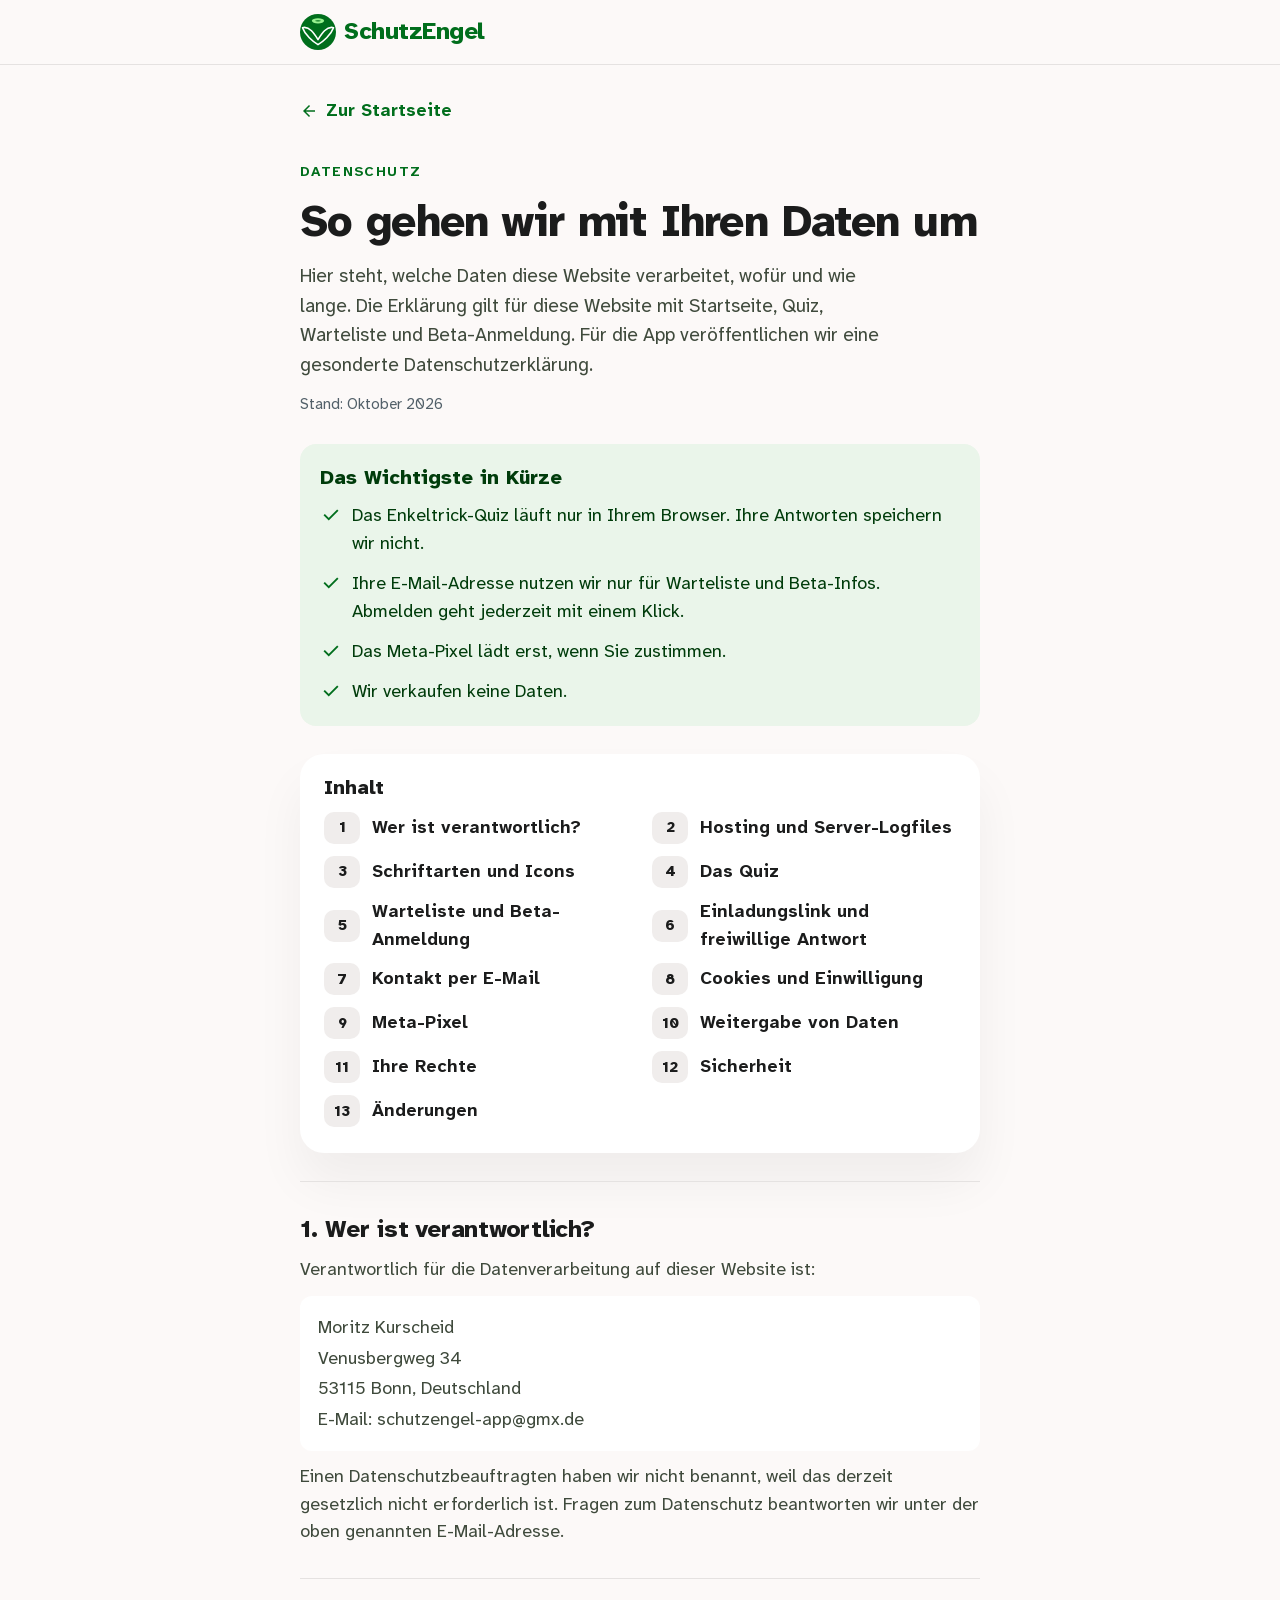
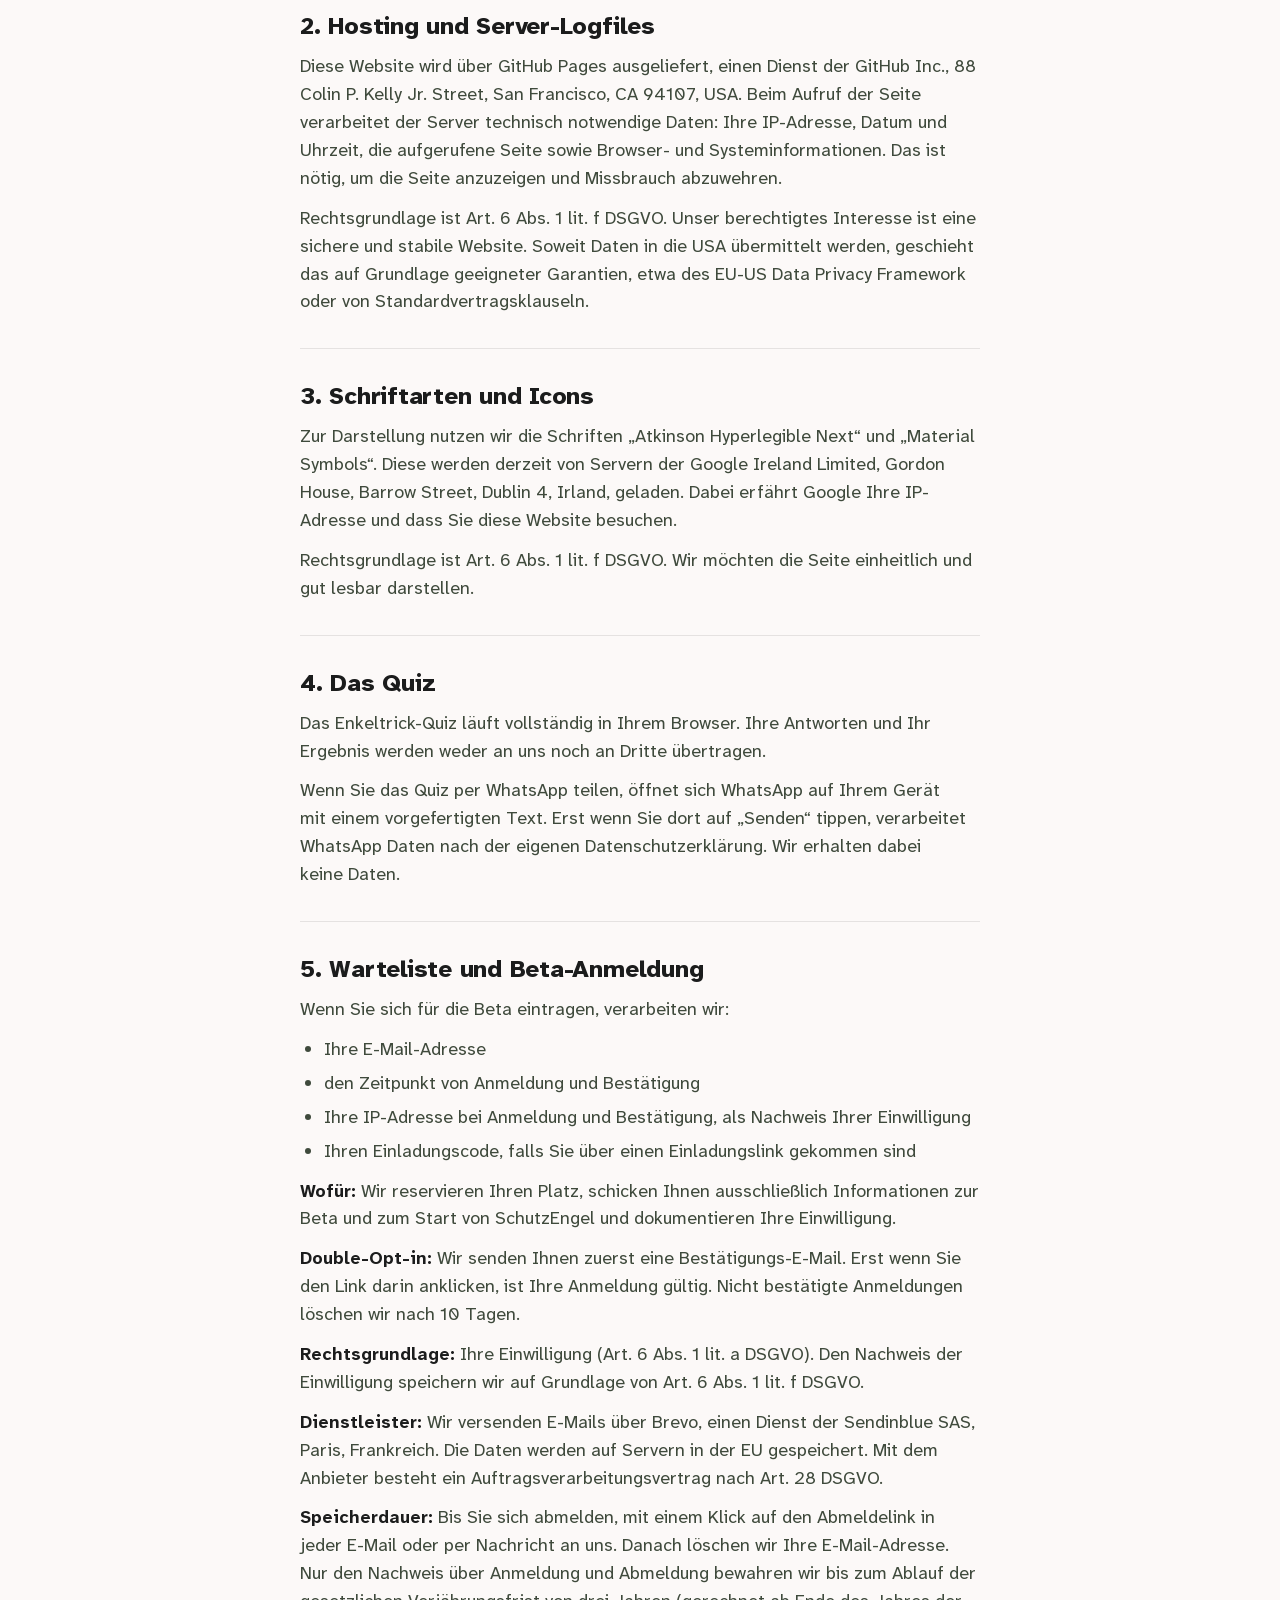
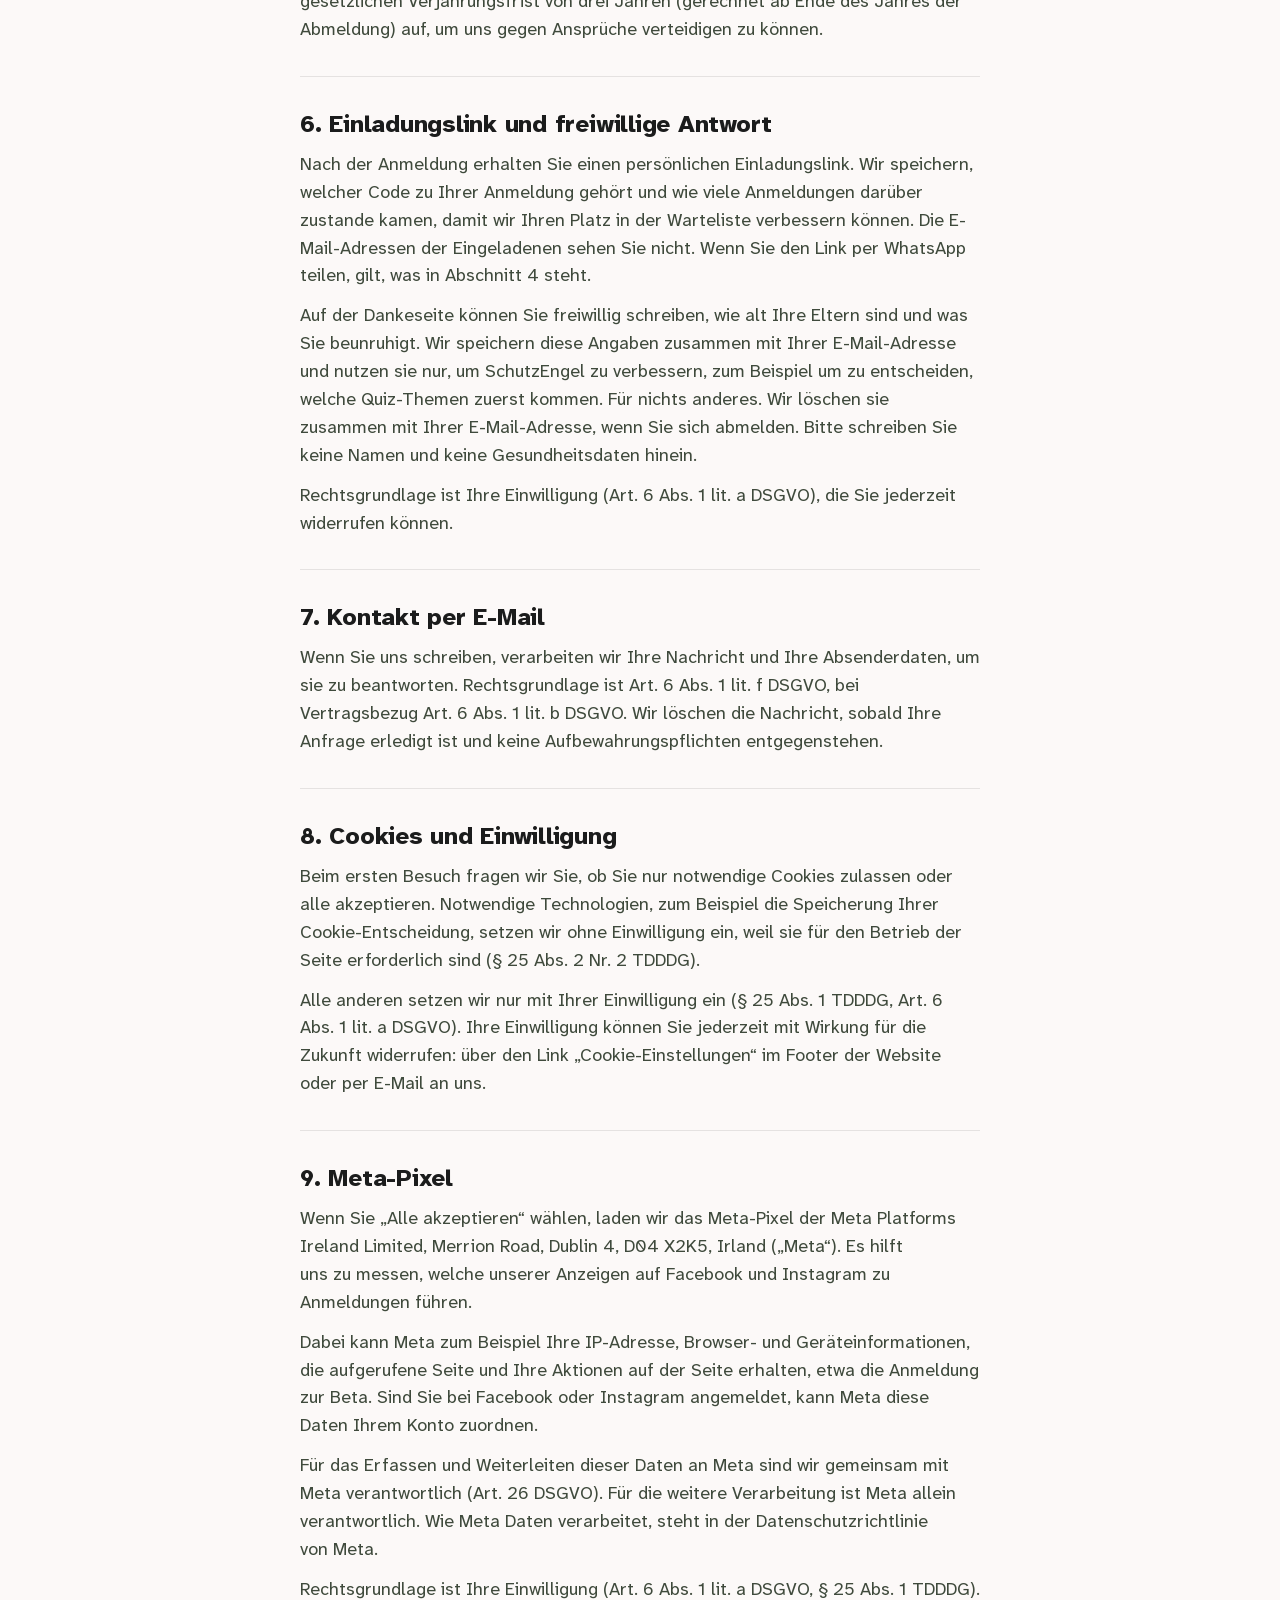
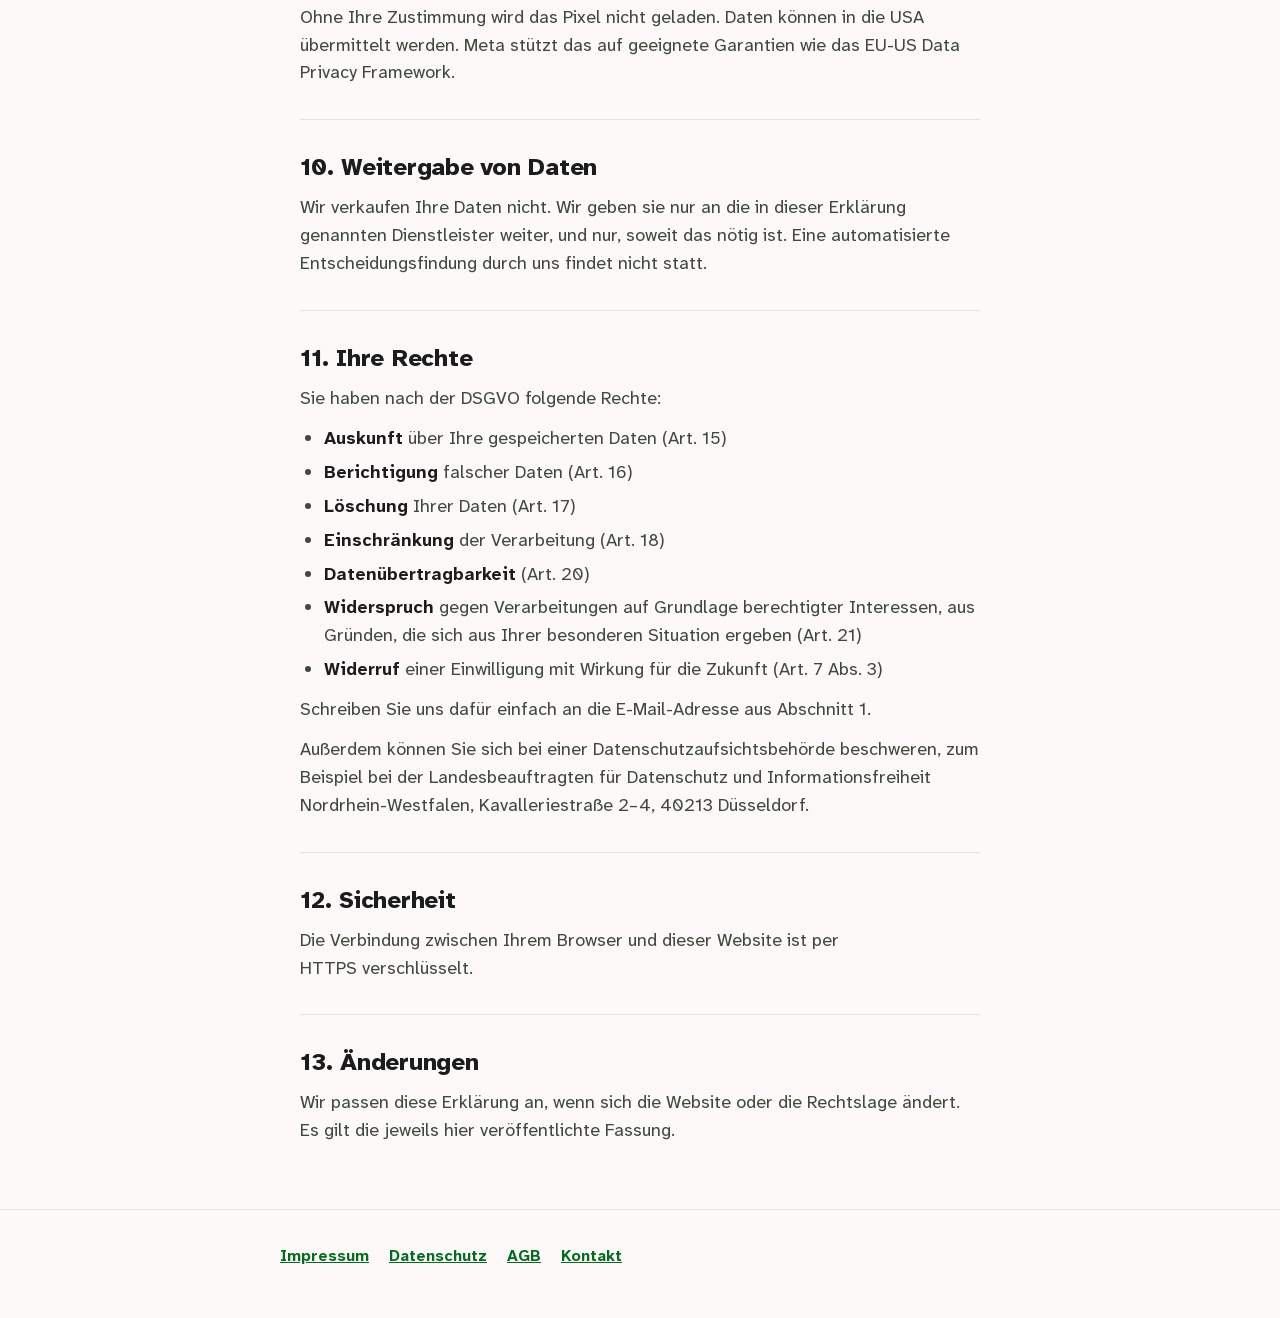
<file: datenschutz.html>
<!DOCTYPE html>
<html>
<head>
  <meta charset="utf-8">
<meta name="viewport" content="width=device-width, initial-scale=1">
  <title>SchutzEngel – Datenschutz</title>
  <style>
    * { margin: 0; padding: 0; box-sizing: border-box; }
    body { background: #faf9f5; display: flex; align-items: center; justify-content: center; min-height: 100vh; font-family: -apple-system, BlinkMacSystemFont, sans-serif; }
    #__bundler_loading { position: fixed; bottom: 20px; right: 20px; font: 13px/1.4 -apple-system, BlinkMacSystemFont, sans-serif; color: #666; background: #fff; padding: 8px 14px; border-radius: 8px; box-shadow: 0 1px 4px rgba(0,0,0,0.12); z-index: 10000; }
    #__bundler_thumbnail { position: fixed; inset: 0; width: 100%; height: 100%; display: flex; align-items: center; justify-content: center; background: #faf9f5; z-index: 9999; }
    #__bundler_thumbnail svg { width: 100%; height: 100%; object-fit: contain; }
    #__bundler_placeholder { color: #999; font-size: 14px; }
  </style>
  <noscript>
    <style>#__bundler_loading { display: none; }</style>
    <div style="position:fixed;bottom:12px;left:12px;font:13px/1.4 -apple-system,BlinkMacSystemFont,sans-serif;color:#999;background:rgba(255,255,255,0.9);padding:6px 12px;border-radius:6px;box-shadow:0 1px 4px rgba(0,0,0,0.08);z-index:10000;">
      This page requires JavaScript to display.
    </div>
  </noscript>
</head>
<body>
  <div id="__bundler_placeholder">Loading SchutzEngel – Datenschutz...</div>
  <div id="__bundler_loading">Unpacking...</div>

  <script>
    
document.addEventListener('DOMContentLoaded', async function() {
  const loading = document.getElementById('__bundler_loading');
  function setStatus(msg) { if (loading) loading.textContent = msg; }

  const FONT_MIME = /^(font[/]|application[/](x-)?font-|application[/]vnd\.ms-fontobject)/i;
  const MIME_TOKEN = /^[\w.+-]+[/][\w.+-]+$/;
  function toBase64(bytes) {
    let bin = '';
    for (let i = 0; i < bytes.length; i += 0x8000) {
      bin += String.fromCharCode.apply(null, bytes.subarray(i, i + 0x8000));
    }
    return btoa(bin);
  }

  // Error sink persists across replaceWith since it's on window, not the DOM.
  window.addEventListener('error', function(e) {
    // Failed resource loads (CSP-blocked links, scripts, images) fire plain
    // events at the element — warn only; real JS errors carry message/error.
    if (!e.message && !e.error && e.target && e.target !== window) {
      console.warn('[bundle] resource failed to load:',
        e.target.tagName, String(e.target.src || e.target.href || ''));
      return;
    }
    var p = document.body || document.documentElement;
    var d = document.getElementById('__bundler_err') || p.appendChild(document.createElement('div'));
    d.id = '__bundler_err';
    d.style.cssText = 'position:fixed;bottom:12px;left:12px;right:12px;font:12px/1.4 ui-monospace,monospace;background:#2a1215;color:#ff8a80;padding:10px 14px;border-radius:8px;border:1px solid #5c2b2e;z-index:99999;white-space:pre-wrap;max-height:40vh;overflow:auto';
    d.textContent = (d.textContent ? d.textContent + String.fromCharCode(10) : '') +
      '[bundle] ' + (e.message || e.type) +
      (e.filename ? ' (' + e.filename.slice(0, 60) + ':' + e.lineno + ')' : '');
  }, true);

  try {
    const manifestEl = document.querySelector('script[type="__bundler/manifest"]');
    const templateEl = document.querySelector('script[type="__bundler/template"]');
    if (!manifestEl || !templateEl) {
      setStatus('Error: missing bundle data');
      console.error('[bundler] Missing script tags — manifestEl:', !!manifestEl, 'templateEl:', !!templateEl);
      return;
    }

    const manifest = JSON.parse(manifestEl.textContent);
    let template = JSON.parse(templateEl.textContent);

    // Nested page bundles (iframe targets). Each ships ONCE, in the ROOT
    // document's manifest; frame srcs carry an about:blank#<uuid> marker
    // instead of a substitutable uuid. Every document mints the blobs for
    // its OWN frames — from local text at the root, or text obtained from
    // its DIRECT parent over the relay protocol below — so each frame
    // navigation stays same-origin with its initiator and a deduped page
    // loads at any depth on any host, including a file:// download's
    // opaque origins (where a blob minted by one document cannot be
    // navigated to by another).
    const pageOrderEl = document.querySelector('script[type="__bundler/page_order"]');
    const pageOrder = pageOrderEl ? JSON.parse(pageOrderEl.textContent) : [];
    const pageSet = new Set(pageOrder);
    const pageTexts = {};

    // ── Nested-page text protocol (parent-chain relay) ──
    // Page bundles ship once, in the ROOT document's manifest. Every
    // document mints the blobs for its OWN frames, obtaining page text
    // through a strict parent-chain relay: a document only ever SENDS to
    // its direct parent (which, for every document the publisher's own
    // runtime minted, is another publisher document) and only ACCEPTS
    // text from that direct parent; requests from below are honored only
    // for the document's own child frames, and the ROOT never sends
    // upward at all. That last rule is load-bearing: the artifact host's
    // frame-ancestors allows claude.ai (and friends) to frame an
    // artifact, so window.top can be a FOREIGN document — a top-addressed
    // protocol would hand page uuids to that ancestor and accept forged
    // "page text" from it, minting attacker HTML as an artifact-origin
    // blob document. The chain never touches the ancestor: requests stop
    // at the root, replies are origin-addressed per hop (never '*' when
    // an origin exists), and both directions are origin-gated (on https
    // a foreign sender's origin can never equal this document's; in
    // opaque contexts — file:// — everything serializes as 'null', where
    // an embedded EXTERNAL frame still fails the gate by carrying its
    // own real origin, and a sandboxed child of such a frame is excluded
    // by the own-child-frames check plus uuid unguessability). Shape is
    // deny-by-default: one request form, one reply form, no error
    // replies.
    // window.origin is the SERIALIZED SECURITY origin ('null' in opaque
    // contexts such as a sandboxed preview iframe) — location.origin is
    // computed from the URL and stays 'https://…' even when the document
    // is sandboxed, which would misgate every opaque chain.
    const OWN_TARGET = /^https?:[/][/]/.test(window.origin || '')
      ? window.origin
      : '*';
    function trustedOrigin(e) {
      if (e.origin === window.origin) return true; // https chains; opaque==opaque
      // file:// trees: Chrome serializes the file document's origin as
      // 'file://' while the blob: documents it mints serialize as 'null',
      // so the two legitimate shapes can never string-match — accept the
      // pair in both directions. https origins never serialize as either,
      // and sender identity (own child frame / direct parent) is checked
      // separately.
      return (
        (e.origin === 'null' &&
          (window.origin === 'file://' ||
            window.location.protocol === 'file:')) ||
        (/^file:/.test(e.origin) && window.origin === 'null')
      );
    }
    // Non-empty only in the root document (nested bundles ship an empty
    // island), so it doubles as the root marker: the root answers from
    // local text and treats a miss as authoritative — never relaying to
    // its (possibly foreign) parent.
    const isPageRoot = pageOrder.length > 0;
    const blobUrls = {};
    const resourceBlobs = {};
    const UUID_SHAPE = /^[0-9a-f]{8}-[0-9a-f]{4}-[0-9a-f]{4}-[0-9a-f]{4}-[0-9a-f]{12}$/;
    const pendingFrames = {}; // uuid -> [{el, frag}] awaiting text for own frames
    const pendingRelays = {}; // uuid -> [childWindow] awaiting text to pass down
    function mountPage(el, frag, text) {
      const pageBlob = new Blob([text], { type: 'text/html' });
      const u = URL.createObjectURL(pageBlob);
      resourceBlobs[u] = pageBlob;
      el.src = u + frag;
    }
    function deliverPage(uuid, text) {
      const frames = pendingFrames[uuid];
      delete pendingFrames[uuid];
      if (frames) for (const f of frames) mountPage(f.el, f.frag, text);
      const relays = pendingRelays[uuid];
      delete pendingRelays[uuid];
      if (relays) {
        for (const cw of relays) {
          try { cw.postMessage({ __bundler_page: uuid, __bundler_text: text }, OWN_TARGET); } catch (err) { /* gone */ }
        }
      }
    }
    function ownFrameWindows() {
      const out = [];
      for (const f of Array.from(document.querySelectorAll('iframe'))) {
        try { if (f.contentWindow) out.push(f.contentWindow); } catch (err) { /* detached */ }
      }
      return out;
    }
    window.addEventListener('message', function (e) {
      const d = e.data;
      if (!d || typeof d !== 'object' || !e.source) return;
      // Origin gate first; the structural checks below (own-child-frames
      // for requests, direct-parent + solicited-uuid for replies, the
      // root's never-relay rule) are what hold in fully opaque chains
      // where origin strings can't discriminate — a sandboxed root's
      // FOREIGN wrapper still fails all three even though both serialize
      // as real-vs-'null' rather than matching.
      if (!trustedOrigin(e)) return;
      if (typeof d.__bundler_need === 'string' && UUID_SHAPE.test(d.__bundler_need)) {
        // Requests are honored only for this document's own child frames.
        if (ownFrameWindows().indexOf(e.source) < 0) return;
        const uuid = d.__bundler_need;
        const text = pageTexts[uuid];
        if (typeof text === 'string') {
          try { e.source.postMessage({ __bundler_page: uuid, __bundler_text: text }, OWN_TARGET); } catch (err) { /* gone */ }
          return;
        }
        if (isPageRoot || window.parent === window) return; // authoritative miss
        const waiting = pendingRelays[uuid];
        if (waiting) {
          if (waiting.indexOf(e.source) < 0) waiting.push(e.source);
          return;
        }
        // Never-answered uuids would otherwise accumulate forever under a
        // request spray; past the cap (far above any real page count) new
        // relays are dropped rather than remembered.
        if (Object.keys(pendingRelays).length >= 128) return;
        pendingRelays[uuid] = [e.source];
        window.parent.postMessage({ __bundler_need: uuid }, OWN_TARGET);
      } else if (
        typeof d.__bundler_page === 'string' &&
        UUID_SHAPE.test(d.__bundler_page) &&
        typeof d.__bundler_text === 'string'
      ) {
        // The shape test is load-bearing beyond tidiness: the solicited
        // check below uses the in operator, which matches prototype keys
        // ('__proto__', 'constructor') — an unshaped key would reach
        // deliverPage and throw, painting the error banner.
        // Text is accepted only from the direct parent — the document
        // that minted this one.
        if (e.source !== window.parent || window.parent === window) return;
        if (!(d.__bundler_page in pendingFrames) && !(d.__bundler_page in pendingRelays)) return;
        deliverPage(d.__bundler_page, d.__bundler_text);
      }
    });

    const uuids = Object.keys(manifest);
    setStatus('Unpacking ' + uuids.length + ' assets...');

    await Promise.all(uuids.map(async (uuid) => {
      const entry = manifest[uuid];
      try {
        const binaryStr = atob(entry.data);
        const bytes = new Uint8Array(binaryStr.length);
        for (let i = 0; i < binaryStr.length; i++) bytes[i] = binaryStr.charCodeAt(i);

        let finalBytes = bytes;
        if (entry.compressed) {
          if (typeof DecompressionStream !== 'undefined') {
            const ds = new DecompressionStream('gzip');
            const writer = ds.writable.getWriter();
            const reader = ds.readable.getReader();
            writer.write(bytes);
            writer.close();
            const chunks = [];
            let totalLen = 0;
            while (true) {
              const { done, value } = await reader.read();
              if (done) break;
              chunks.push(value);
              totalLen += value.length;
            }
            finalBytes = new Uint8Array(totalLen);
            let offset = 0;
            for (const chunk of chunks) { finalBytes.set(chunk, offset); offset += chunk.length; }
          } else {
            console.warn('DecompressionStream not available, asset ' + uuid + ' may not render');
          }
        }

        if (pageSet.has(uuid)) {
          pageTexts[uuid] = new TextDecoder().decode(finalBytes);
          return;
        }
        if (FONT_MIME.test(entry.mime) && MIME_TOKEN.test(entry.mime)) {
          // Strict artifact hosts allow font-src data: but not blob:.
          blobUrls[uuid] = 'data:' + entry.mime + ';base64,' +
            (entry.compressed ? toBase64(finalBytes) : entry.data);
        } else {
          const blob = new Blob([finalBytes], { type: entry.mime });
          blobUrls[uuid] = URL.createObjectURL(blob);
          resourceBlobs[blobUrls[uuid]] = blob;
        }
      } catch (err) {
        console.error('Failed to decode asset ' + uuid + ':', err);
        const blob = new Blob([], { type: entry.mime });
        blobUrls[uuid] = URL.createObjectURL(blob);
        resourceBlobs[blobUrls[uuid]] = blob;
      }
    }));

    const extResEl = document.querySelector('script[type="__bundler/ext_resources"]');
    const extResources = extResEl ? JSON.parse(extResEl.textContent) : [];
    const resourceMap = {};
    for (const entry of extResources) {
      if (blobUrls[entry.uuid]) resourceMap[entry.id] = blobUrls[entry.uuid];
    }

    // Artifact-host CSP (connect-src 'self') refuses fetch() of blob: URLs —
    // consumers read these Blobs directly. Survives the swap like the error sink.
    window.__resourceBlobs = resourceBlobs;

    setStatus('Rendering...');
    // Page uuids have no blob here — they ride inside about:blank#<uuid>
    // frame markers the pass below resolves after the swap.
    for (const uuid of uuids) {
      if (pageSet.has(uuid)) continue;
      template = template.split(uuid).join(blobUrls[uuid]);
    }

    // Strip integrity + crossorigin — blob URLs from a file:// document inherit
    // a null origin, so crossorigin forces a CORS fetch that SRI then rejects.
    // The manifest bytes are ours; SRI protects against CDN compromise, not this.
    // appifacts: only on tags now pointing at OUR blob: URLs. A reference the
    // bundler left live-fetched (an absolute x-import, a runtime dependency it
    // could not embed, an authored external script) keeps the pin it was
    // written with: that fetch is exactly what SRI protects. (A crossorigin
    // on a parent whose child carries the blob — <video crossorigin><source>
    // — is left alone too; the attribute is then the author's to drop.)
    template = template.replace(/<[a-z][^>]*>/gi, (tag) => /\s(?:src|href|srcset|poster|data|xlink:href)="blob:/i.test(tag) ? tag.replace(/\s+integrity="[^"]*"/gi, '').replace(/\s+crossorigin="[^"]*"/gi, '') : tag);

    const resourceScript = '<script>window.__resources = ' +
      JSON.stringify(resourceMap).replace(/<\//g, '<\\/') +
      ';</' + 'script>';
    // Inject after <head> so the DOCTYPE stays first; prepending the script
    // would push the parser into quirks mode. DOMParser always emits a <head>
    // (synthesizing one if the source HTML omitted it) but may carry
    // attributes through, so match the full opening tag. slice() rather than
    // replace() keeps us clear of $-pattern substitution in resourceScript.
    const headOpen = template.match(/<head[^>]*>/i);
    if (headOpen) {
      const i = headOpen.index + headOpen[0].length;
      template = template.slice(0, i) + resourceScript + template.slice(i);
    }

    // Parse the template and swap the root element. Scripts inserted via
    // DOMParser/replaceWith are inert per spec — re-create each with
    // createElement so they execute, awaiting onload for src scripts to
    // preserve ordering (React before ReactDOM before Babel before text/babel).
    const doc = new DOMParser().parseFromString(template, 'text/html');
    document.documentElement.replaceWith(doc.documentElement);

    // Resolve page-frame markers: mint this document's own blob for each
    // framed page — from local text when this is the root, otherwise by
    // asking the direct parent over the relay protocol above. An
    // unanswered request leaves the frame on about:blank, the same
    // degraded state as a refused embed.
    {
      const MARKER = /^about:blank#([0-9a-f]{8}-[0-9a-f]{4}-[0-9a-f]{4}-[0-9a-f]{4}-[0-9a-f]{12})(#.*)?$/;
      const needed = [];
      for (const el of Array.from(document.querySelectorAll('iframe'))) {
        const m = MARKER.exec(el.getAttribute('src') || '');
        if (!m) continue;
        const text = pageTexts[m[1]];
        if (typeof text === 'string') {
          mountPage(el, m[2] || '', text);
        } else if (window.parent !== window && !isPageRoot) {
          const had = pendingFrames[m[1]];
          (pendingFrames[m[1]] = had || []).push({ el: el, frag: m[2] || '' });
          if (!had) needed.push(m[1]);
        }
      }
      for (const uuid of needed) {
        window.parent.postMessage({ __bundler_need: uuid }, OWN_TARGET);
      }
    }

    const dead = Array.from(document.scripts);
    for (const old of dead) {
      const s = document.createElement('script');
      for (const a of old.attributes) s.setAttribute(a.name, a.value);
      s.textContent = old.textContent;
      // text/babel scripts with a src: read and inline. transformScriptTags
      // does XHR against the src, but blob:null/ from a file:// origin is
      // silently dropped. Inlining makes it a plain inline babel script,
      // which transformScriptTags handles unconditionally.
      if ((s.type === 'text/babel' || s.type === 'text/jsx') && s.src) {
        const pre = resourceBlobs[s.src.split('#')[0]];
        s.textContent = pre ? await pre.text() : await (await fetch(s.src)).text();
        s.removeAttribute('src');
      }
      const p = s.src ? new Promise(function(r) { s.onload = s.onerror = r; }) : null;
      old.replaceWith(s);
      if (p) await p;
    }
    // Babel standalone auto-transforms type=text/babel on DOMContentLoaded,
    // which fired before we swapped the document. Trigger manually if present.
    if (window.Babel && typeof window.Babel.transformScriptTags === 'function') {
      window.Babel.transformScriptTags();
    }
  } catch (err) {
    setStatus('Error unpacking: ' + err.message);
    console.error('Bundle unpack error:', err);
  }
});

  </script>

  <script type="__bundler/manifest">
{"2e9a076f-ab0a-4d4d-a012-acb864869752":{"mime":"text/javascript","compressed":true,"data":"H4sIAAAAAAAAE6V9aXfbNtbw9+dXUJyMAlgQLTlLW8owJ02cNm2cpHa6jaw6FAlJjClCJSEvlfTf33OxEZTkLvOensYiAILAxcXF3XF46H1z+u70/MXH01fepORzL0265bIQ2ZwdVmVyeBCIyut6KfcKLjyWZiLwztl4meWpd5uJmfdpvCw8+RyI6pOHKsY8MWPeIk6u4ynzzk9fvDo79Sa8lMUVX5YJ6/Iiv/dKlmQLhoP/85cV8ypRZonwBwhherK6iUvvXND3488sEUHKJlnBPpR8wUpxT84ERYIUhGF6UnhZ4YnoXMiSFSuWc1bG45yFrR5JeDHJpkv7fFtmwvy+ifMlC9kGh2JYjCgjH+tOz6A3cb9gfOIVLepX9/Mxz/2o6Ph+CE0Gk2WRiIwX3luEVwkvKuEJepsVKb8NzlmciEE2QS2Bxazkt17Bbr3TsuQl8mv4hp7b3ssqCeL4Js5yGKN3z4SPByUTy7LwxMZ+8aN44JOv3p/906++en/2lx+GpXhBEQqCQGB68hbhIClZLNhpzuasEKrCBYlAwoywoCL4fcnK+wuWs0TAWO66aeJjOdIC668UyzwfqDfY7htVUmYLMUxjEXfTpKseRz4mq0XJF1VYkkXJbjJ2G/IN/RqxKJgy8UKIMhsvBUO+fFE29XEUwbfM9FaCzRd5LFhYBFlRsPLbj2dvyecqZO02CwS7Ey95IVgh1mvfJ7tfq1dFNCZ9eAyzRFF4WQ1/Oxkd4OjkMGB3LEHiz2eex5V4U6Ts7v0E+ceH0MuJAhajlHb76zU7hqGm7G5PDyUVQZVnCUO6TacY9kZBzoqpmBGGSUUBKV69P/sQlxUrEQ4W8ON1yecXosyKKRLEh2kfzsQ89/E/XYnMwiaHlaj+l5UoAf5Vu109AH/3GzX8vwbwK+zXHarW8A37AjxsBjkTXjEQ5f2qoN9dvH+nYIAE3iSxSGarv3h/I9dvvXboA5dkyl+vX5RlfB9klfyLCvyXYzErX5CSsuCRrmy3ded1EbVfiepC1SOnq81gwkukOqs8PvE04bxm9xViGFfD3qhFqf/Ib7cRH1YjyobVyMJeDc99h2ONNRFvDrt0YP5B4rwEJ5UrpIGasoSn7MfzNy/5fMELoBGFAe5GfRIVQbXIM4H8Qx8HC75AeL32zzkXPg5KtsjjhKHDyyBNLgNAxUdr9Td6dEh837aVxOmVoJ/+z/M8L6iSrnxzxvOUlatxnFxPS74s0jDhOS+78+wOZYVXldMxSZZlyQrxEiq8L/9NRBkX1SKGMjyQ3XnemJcpK8P+4s6reJ6l3l9086z3Z/10yzjNllV4tLgbjPldt8r+yIppqCvH/G7Ab1g5yfltOMvSlBUb+fp/rtn9pIznrPKqpFvNsoKtev92Jtdd8CqDBQn7vd6/YRAb+LG3ha5XPQNAAWawk0XJ4nlWTLeBSP68ZVYIVi7g1zyrqqyYruynSpbHIrthFgh/ezWe/SkU5cuh0+DvTyYMx2zCS/ZPJ2XeA/oO1Ch8/NgMyk43Hlc8Xwo2yIqKibA3WHDZT5fdsEJUYcGLfaDIs4LFZXcKuAEb5ateyqaknI5jdNT/gvT7X5EvvyA97B09+7cufvoFOTp6Ro76fRJ89Qx7T774974Xnj/5N979IGAdC58CogCSDOIim8dyAga5vH7wtPJYXDEvKyZZkQn2DyBciFk3mWV5iorOV0CJthrg/3kN9va808z2v6pn9gDo/xlN2OwjMV0G/NVqEacpDPHp4s77cnE3mPBChP3+4u6wHzz1lll3zgteLeKEEfvLDEih81+M5YttwnLLy7Q7Lll8Hcp/u1BQD3F3W6ZZtcjj+zArAOO645wn14PbLBWz8IjNBzOWTWci7LP5NhEy47xhpciSOO/GeTYtQjibu2MuBJ8PHJgqPHz2jJj/gyd4sENGZasegf+CZ/+YSu4QANPBsmJlt5LMilzzffBYFiWreH7D0hWsUncSz7P8PnxgjWQTuWOCL5+x+T9aswcPg7+Ngf3tHpoQerK4s1RII2DPe7K4q6c945WQf+PKYOo2da4b53yaJdvNLFUTfBECaudsIuSPP7qSwwyP+k+/ePrlk+dPvxjM47uuQqnnvWS2Pbbnizuv34NVrQHwr3Gv1zvq6SX912Qy0Xvn6G/tnSY8ni7uBrezTLCubBQuSta9LePFPkqspn144J1lMOHK+3D+5t3Hq69fXJy+ffPu9OrlxQUIlvFiUR3esrGXsuS6W4l4yrrsbsFLAXLx5fKo13/qXTO28MZczPSo4MXqvkg8kLhyR6L2SjaNs6LyYiUxe5Vgi8A7OFTn/JylWewtyqwQ3kr39Z8FCNErbx6X06wIvV7wLJkPvI2ultItI56Uar2Vp2hBVlRZykIvvuFZWjf+F4yEc0HsL+/Eoom38jQN8OKl4PVbB8Q7sDQbfsYTwUo7QE8NWJ3K3Tj9vKxE6LE7EIG97i0bX2ei+3AT2wsgRVryRXeS5YKVoQer5LWyOQA7LpzO/rKl7dOeAN2UAe3zul99VTX6dFosS3VYeEGv16/+or9MMNW8m/BlIUKv/0C3kyzPu3MOqwEY8hfdAoUGLBMs9MplUcBh6PYriUG2Nd7evsGq1YN/P5H3gvpwzpIxT+9XhtLD4a+xqrexqGF+nBi8cNtv/FrI/ywVLor7Z7QIFrGYFfGcSTEAJCSHeY8eHWaBYJVAbwRIIxjEBCZF0R/P3yIRjOMKxIX1WkkDuqumxADSBsO18PFGCh/Qk67fI3VsiXSecISXP+QEaMqTJWgxjOzO6FuQVuQU2F4R+y3ChNPPAhUk54lcBDwQwTwur18zkcxYijgmIqiYABnlXTxnqiBO+UJIwTtFHKRxrYm5uoIjCfRi1Xo9gS6Q6TiYlWyCAzFjBbqiJ1cBv46upFyMcOj7dY0e/[base64]/VY0lQLcdVEKcpSjFR7VVRynImGErxZkOGIwPTpfraGZvzZu8NEX4KR0gSSLH8jIl4vV5tDLTm1KmIguF0FIF+NF7mYjBvUQo03+u12ygdTkd0js32STdk6LxphX/vBcrJKgiCJQmCQLV4f8PKMksBH1ebjYHvhILq0bw20WsGOB65DygDCb5IWYleoBjjcOI+kgwTLsV2Jujhb8MX3f/G3T+uHo30r173q6tHo4ND8iNUd6PLtIMug8u0g6NHh/UKvlLUx+xZrbwqcCDKbI6a21dqz4a9EaXUR367zYZMKze6fVmI/Xb7G0mZ9Nygd6Y1aX3S7WNsd/9raAc9lubrnLrNe6TU6jnQtrk1urxTBnyhv4/xoLrNYOdBIV4lccV8GFGoB8IppdVAFrfc4pYtbjauBhoVnJaV1FgZALR8PclWY5LY6hh9US6ZbdSzxZM4r+ryvi0HQuM3CCXUwGiXhdLbp7b6R6GOAYajd8v5mJWI4dAsxgk9arfNOB/[base64]/ab3eU37422XaOVSjqMwoSlpGwbBSI+jQfqeqB7Gxq6E/PPQVHlS0TzLKO301zMwOs92uTnoDuSrFMDPvVM6qm+IR4F/V7ZJK4Z/k9QdZpwPbu2pBmR6hOQ4lkaxnRTKM9ehzAF7W6avxmompxSkldf6Z+lXSTeI5y7s++VlIbu2CCeTHXjwel97YG6eZN065Ny69JBPMA/bLS1nupZPCY3Mv80DWuR6nIL1ce797lVfF84VXzeM896pFXEij37W0/fFi6lXLsVctF97SgxHcjkvfKIk9H2NSCLrS0j2MrYxvtbDvE2XVM6XyyScC+N26EJ58IoB/qAvhySdiwnndqXzyiSjrktInwnkLXpk5nfgkiReSGzdl+tnfkNJaMcG+elqIMmMV0kVMPxYCUG6B0FCQYoTpybAgYoQxeeQCPs/57etlnl8kJWOFF0shE6S11zxZVvLXhzy+95IZS64ZaKsLUfK88vShAH9Z6aVZBQBKzY8PWSKWJXtT6B+m/JzNuWDQI4hcYMKdv+M/xXkGXKSntENeJtj8IuEL5uWcL7z5MhfZImfefClY6hX8jKfLnHlF/SJfsMIDSad6I3VRXsni9L0yCP++zEqWeiW7YcAmexX0nHoVi+c5qypPrTdLm4jxu6ArXiR5llyHPi9ewg+f8CKZxcWUySL5C8qyYrEUUPQGfkBJtRzPM1l0IX9B2TW7T/ltAYXfs/tX/LbQpcuFLvtxoUsWJasqXfgBfkP5nC8rZno4gwfTh6xRvchy1Y8sZaCksBWn8GTrchbfMFv3Fp6gbgILD8USA6BknC9lH1/nS/[base64]/R5XqpVDleh2gxi4C1NgVgBoDXKgwkLVKETuAF6bEjsK20UOxLfR4bL1V1zRavTGlEhJWtWIAaAugtw35SdBPKAqHv534j0drf/ibPzrw14+Hvz0eHTzGB5/It4pUn7Pp6d0C+cforqvUMus00b8w8js/iY6PD0984k8zHxOuuqWXl9WB6VQ+6J7XFEUteB76j0d4PfzthI7ga983v4aOW91uNzpZw9/h5WV1eXkxOoi63VZ0gtfoGClT/VoK1mvY5HHJ4rXIRM4wiii8cngywn6Hi45/glHdx/Hl5eHl5ROnkXRpOMHr42Hc/eNF97+j4W+q5mC3JzPP/wp6SBtzrKeILiuMoK9RZyi7s6Lg6AAGd1kdUHw4raW/7xrOFoyeMGsz/q8gqCScVJieAKOkxOGoDHnn505Vm5blhw6nJKMnftfvZIHgb/ktbLWKIYxr/xf7yveCIEZk3yTD9KS0wnbEQh4ViONOFhYgRta87S9KS0Xrbr4VBBWEkRLTE//Y77BO2fFPjg/hl3/iY+I2PjyesXzOBLqs1if4cJoR/[base64]/sd6Xq057urvFziCF4uwqOdQNTC3ofRhYNMUhrEZ+LiWDplSHYBPUKi0bOVxb1cac3QQVhFSDPkOtCIe/og4HtkXShB51AtWRHPcPJruXFY0qg4uV5crNLysLi9GnQhfbi43l9XBIyUwuQLdsD+y0gU9eYVKkNLlQmZFki9TViF/tapnDJ5QCg6Hu584nGKnM6b4Zr3h2/0Ieuc4inw/5Dj4zLMC+b6ZFqjcHKT8QbhYKfEDvl8uQdsJMjEULUouOPjj+FGrHx7+hqKw29WUD7RV3VFnrXBP0azu6AA/sigohSnB6OFv0vfJ+nJ0UVJV61iIEndR0MGucouxBsSZ9RwzaxOtrrMiDQGu0ikqLIZHo41yKYLvFcxKDUPts+UTrVQlfp4V1z7x50zEPvFB9+4TP5PD8olv/rL5mKU+MV5HxJcWhtwH/zClN/aJr8QnaV2ArqSE5atjF6orJurnOVdnrR8vFrmsUJCQPwtuvnc3X/gjR1dbsnqNWgULZnGFxNZerFeUu61R6/C3rZWpF2a9bpIRXgAZkStelUnKE7P+Cmz6IcnjqjIPWWp/[base64]/cEuxSXxWUJh5i0Fe2qxls96bJnzhljkWOwpcWiCg8P08RZfaAVQVbcgCgvLXVAGhOe1/SYUvlmaPSPqht/vS6ManIeZ7ngtoEAyQNHrV7YKtrtUu0CEYd+u61IZpjN4ym7PERRq7qZYmNJZI6XYNVRM2xa+1p9x9qXM8dVUXID2ntTbnDADN9VQO4BVdMI+Ie0KWlLgGUETdNSqiq5hC13fUzZlkHyD7ASIkakJ6z8d2PUlJk0WdXtsj/YybP+Ubv9R5DkLC4RJubtCpPKnNuZ9LWEffiHXM6zeFHvicxwUK2mo6rAeyZZ0OFohz1RbzPr/coe9n5l2/rilQhLcgM+2mygXy9bYEAAS4C/[base64]/TYNTBl9UB+ecFl/jRYVbvi1QvtFpbu417egX7pqDvUA5RYxpYS/QJrtw5a3uYdfDWAtYsrt7fFigRROAoEUMxChXpkFYz81osaUJtdJwYFtAYYrYMkI+QNqeVw/[base64]/3Wfe5AcoSTc1iXdMUHtzG17qxMthMu3R8eL2Br81pj1xQZRKCUVx05yfQcoDhk8c8mtNpeEGnZErRvHOBD48Gzgflns3BSo7ATH5wGUhjeRSyYbcziqTJXKlV/i0lkowsofG/0LDX/SruTkarJ5u1/f3U+f3c+f3lRr76DT188COuZmbBkF5YypSsrndLTb5tcENRl1lBvYOKrsAHNfdlwlIAqWsWLqO5UFuCAzKbh0p5oLTbObYOMdnwaNQUF0hK851CeHFJKU3X69ZyvW6lpocp/d1sngx2F9EPuXyodR0Tgaa4g5brdWp3RXncj0RY6DM9oct60LF9UINO2u3YQGHOUAKiXQz/MINZE8q17P0NJle0sg/w+qTdvmq3J/owoZReGRcDCwiu2c5vAACVfZATr99LrV1yqSkBmpI5pidTqBzOR1ixUVPq+3bbzGlvMD82vQzmyp4+7dDlcD4i8+PJ1mAu6AQqbugV/BlLR4/eZaplswu8XjdLbvBg2qHjCOB5Ed6EE4HsolzYFbmB5bCwn262V8Ei6e860G+1jXV1k4mrGdB4Jze0FDSQOOizp/gQ/qnfmTPTr6HbKfRCOPwtAIETeuJ08gglh0fPnuED+CcQXH+m/xxc4FKp5UZHxO9Jh6uyXqKn6zV3nqKn4RNJyHLq/6tek4T2BslxNkg6HZx3aIV+R+UwGUUReGVz+4vVqk6H80md6SPDohzTp5HVT2nxB3SvHYZDqxYKgsMpjqLhyNZLzvdNAUda/7krq/+0Da4hWKWHo4EymLf6GvEzU5ZTyZ5annQFXoJhokM54w2fDCEWMYhNwFk1kjQokRJc0oXm/nqdGCEDRGixyP2aT9V+FH7K537tnsYYSjBZ0tbVen0VgOpFqxJBiGGolFwfT+IcfP1GICDbJzy4areX7TZqvhf9INCVdLXCIWfmJ263M8WxKv2OekdpeFQTMmUC7CsfUIw3WB4iE5pIAuAK5T/jdhtN6I9QKhV8P1uHI0wmUi7LtGM7+CfQeGAgsNnuSqk/QLhfcc1NB4uKLVP+ElQh9gvPMYmVm5Ttp2gZSE4cPV8XPFJaCszGQgKeDc2vxmUWS2XDZFcb4WNs54ex9ZOY1PoZPNG/YAn8ZosJL2U9KFZe89Kp3VEH4Qn9XQwno/UaHjsTdWg4yumOmf2T7WEoCzycdTUuSEWRtDq32614S/XZbrdYwOfgNCiAMilYD31tun+pO5Quhq3eCKhJq1eD23w9ho/[base64]/vF4Do73jKgtO3p2en7z5evXv/6rTdzkFbsR0LrCkw0Wdf2elgxzrlJaB0yAOpJ4UuK5yhBG8wYoFWtGLLKX6uC4k8bRHKSI7pCVcmgoTEmJ4kKAOnVpIDubLwq4Krq7goODgBp9SZMqlq4H1WsFOvqJOmHtjIHHdXTMpuOFDhCfKEVKjhHH1XtcApdsD28fQXBTPDD46ZVlXWbVt7QLw/pFwGFot4ChRoi+V1tXZV0gXKGN2r4YemMJv40a1bZml2dLrVVJkZ/Qh8tKXRkuk6a//2oxv9zlv1V1EF6+NUb7rplk8gElFwdaUDDCIfd/zLnt8pBjNF5xhoimZC+mEzDHkfKp6z4DYuC+QP6wicked3Gl3ViN7xQ8/vFC6DMm7aYSTwfwJeAzS7ajdvG7CMnUIL6u12o4nnYxn0HgLxrUlA8XeMXdaq/QJBCobXZTyFvUpW1+w+rDbgvK1tYQrrpaIO5e2+Fd2zgZFDwEaW1T7stZmcA2hsIOY7fhu9QD546vnqOzmxx6p0dVNxdV4dZ+hvSGaUFKGlLmAYimCh9mx/sJTwsgvn7d/+WB3E52+Iv1p50oAvv9rxvc3GxyGaCsT31XkFiDWe6cAEcSkXdZZ6ceWx+ULc+0ofi0OAdlZJ9zVDHxO8rexMYPC765JvSIJDADD0ZbWmCaX+mPOcxYWvEOLvzNzfGDKZYLxxEfV+i6x/QGIr8UKeVUKGzftg/9iujStZB758PuHUcuzb7STX6Ia/yugn+W7PJ/0eUF1FJUFb+eAQDEbnRNHkleJjGcrroIQGdCewvZMd3JxQftKLVBMuCW6OtCI+HI5CNDFH8lSghDxWJM6DcVD/cSfrPPZt8pPCi6EbDz3u6DWadMDDmkzoEBRm+xY33pCJ2nFXZNmI5QiCICfDchRekUfKA3q5qcMtdntabkiletKyNkpJQuZYLXO9zrd/[base64]/SsIRiXokLGFRYRXOBKhnFo1lJh1lNyRSY1ayOTJqiWPIpqTr1P6hEL6u5ZYrnNVPcbmumNa6qbFqgJZk7sshymI7o3GhwEquUQsvAGM1polAmJVNMT1I5zSmWe7UI7JIBO7B099DpX+4h+24XPLa705yP47wrXZHrnfUnr+3DP4OX/l7kgO/40tj1T4YCLi47aFYm+z6vsUMPoKJcn4gR32+SBmtTZcSIaljVRq3Q90lOx/Tk8DJAn6u7tajuMLqM1v9aP7LG2TGO/M/VnR/6nytfhuL92WaJ//fNMqGx3Syx3ixXNGnp41YfAM39s6z3T6r3z527feZUWBwzoUm99brVAvNLMyORsalHasMB3C4o3+IJYUNUFoFbF0p/OnaknGuQcio8pkWQ8zg9vROsLOIc5egak2syNgF4NxSNyXW9k2/pGFos6K3iLwAhNIdwWxv9toYDjRbmNIL+yG3d44LeIEbGmMzoYr2+QSX8vqet2Xp9oRiVRVQEmncy4/xGYiXKyAKHO5UoIzNMTukEKMkEjS0lIXf0KpKU6HaL2wHy073TDh4GTcKEyKUPT9drm8zCeNtU/mZTi9j3ZnO/pBeRXVvvE2yhT14i5TwZGxFnhbdaSQ7w6DmwhpoXnKuYhR/P31ZeXLKaV4yFJ3kjD2SJAeSb8GIvl97FOTT3d+evErBJILyDMOn67EVy8neRAkd4S6Q2c+ZgJ5HJGMKXG7uYd8AiQ6gtuSPvcPhOI8Y5vYtWm1BBUyW4OgP9aU2rX5J3QKuXUuR8qRyVDLlar5sFkA1MrakM7DD1ikhtOR2+p+/QWKL4e4cJQGe01cPkZfMYeG+PgfcPHwPn5L1zDJwPX47oe1AmnrXb18BXgNruwuEt6rX+34Ar+Yu98H2Jw5fmAJrXB9B5fQDN1QH0krzD9OSl3Evv4ABye3mB7sk5xqH665xDF1vCZZLzgoFMj1o9VwXCgThsBWK/yHPkH4CCUjoROApvG/zGd0in2wwi1gqpnq5lUKvz0AqeZ0++7FtrAngs8GMTgTngnQ4uKSqPj5/hTtlhQTKLy5c8ZS/Aa2Xds35K+oWOH/gdVJ6cnPQcS8eT50oBcFerBbW3oif3umf81D2+UEn2wF1dBwHBRr6JK085Lno3Wcq4Fy/TjDeDg64Z9cOCC+R3QGfzsxhpp1ACMj/2yZWgh91VjxxtTDCyG4vcHR0c3pMX4IWAonDMZvFNxst1d87/6I6zAjKbSAPpWNDDoaccri4nI8eb86XjeuT7hNEeKWmPcK2/VQ4ejSBGdlypiECu3sspUxX5cdVuj3UQrRjmIzzAeacjVUPDXEYJHoLOeZjreM8Da8WAQ9Y6ER8c+iTvHIF0Ex/3oiqMO0eDomOzBzIywYTRSb0ROW31yZWTn5DmVptwJdzUhgnWEkLeSbajMwd4Jf/GzXlAMDqOzTximanuUIakxp2+fDrwtfXcHPtbk4k7R3gQ04mczKRztNE9yVhqC4MJ/VUgGBRuTjbHHfSCqdFMcAQtQgmA5hQsMDYbY5gyYbuZCVnOdLyyWTcT8ClXDtaoRWkGi0bNgl1e+tFR2N8aUaevvt9vWFSyeoXZzgrn20BhsMIJzSVQ8u0VTuADyW73l5c+XjVayn5Yhx45jVV0sp7vyvwYQhBwJ8xUeLIu3JgfIz8qqbR/zuM7cFKHmG1ZM/CV6x8cHVweHUWHZoR1Onv8S94xVw8LenbJ+2hKL7RmUG/yge+oSc63WH/dk+NNLpVm5XpdBldXafKygggSG35cF9buCWUgKRUk1pSHQUZPhhnhwM+adLVSY4gyPMIDHiRV9ZHdCSoiSRZCx4ieUWPVHWTdriejgs3K8mEm8azV6PlDmfEyE/co3wnNTuieMeR4kLTbHPTwpgJ0MJg81Cs0VsdI3R5vaq4CnIAk65pvdws6SOewO9OQd2wjps6PwDgeikCnvqLOUt8L402iNpSWnFDtdcGl0CSdI2kB1jaddkPbQnBQyFwpgdSL6KwsiIHCA4J8dCaKW6WA/pnF1w13yY/MybRrnClN/kodwmN9sMCiqZhwyEfkh2DnDUGhrBCS1QgJpglMT86ZjHjRUf8N/SC4RVr4WK6prH0tjUpXAuj5U6kZHigkulUgKi2IsvX6Vs27hMQtahqY3AuUkX7vCF52MpHktEKOZvhklYPt+4yhkiQYcoHUq/N2azv9mR18jy5qV2NSW1Os3NVut+6YVvHD8jbz0VwzrFWrTRGv2rJSZrVpMt82TSZGhwK2xgKkUcQjf+13LvQGxR2URP7amHShhEyMmhNy1xjrqhKQPtaWFbQkSjlhFSSSK5124i3ZplQ8+8WWf8NwTK7V/pLYf0uv0RIPxnVQgkWN29oc2W6jC3pLbmkl0C3GBMn2Si+4Xo9d6zRut29drv2WNqoh3AUmOx+OR/R2k9U88DywEhsdOg9ghMhGxvL1tdJwmyAc4MYGRpAdSnKWb/kFgQRsvc0h8BziS6I9ZQiHPQmy6y2QebfSYoitPJszdBsorwm0VI6TrcU2tZzRJUMLogSZ24anBr5RVvFb5aJBrtdrdE3niuzXei317Jh8QQesSzfhakNMC5Doh6qzXQO1Kg9/NF8b0Zn0K9CzuacJ01Vkhgf3Rr2N5rrHEb3HG5nu5aoG6QXVzf560K4ZWdcqN56FwOHNYB6UbEKv0AUZK/dpTGSR9bl6gRiZAxJovbjSVozlPrgGbbYktx8Y7ffIjaBPej3yiiljvd7wNyKqE4/ciG4fyKeUz/3QMQ++33G1MuRZHRNag+24ECFtEgPb/qqoldcbp1VCQUIwokipDo0KYTyyQ/qgATKhJ2g1Z1UVT1n4iqEJaOpJrHz91U7MJmAWGsQtSrnka2IipOWG5Go01XqNwIuDwHCwUcmsqhm/BS7a8O0razooJRWP4cTOkc42VZoTL5aFmw0ZM8jplitYf6v3h7VhS2HkW+o44566rm7fRoH8vnAzrcEx+G0UyI6REtneULnpV068HPTyEYlZVhFfp/gm5lnmtPPJalMXKTUzKNxnWaXyUkES6dVmUzGhsnEplgGqVeN223kAGwMTbyFpZd0aeJOE/SjznKE/ebfRbGM1H6+y9AwsWgivGoW6pXCLf87y/EdId6CaK/vhT3FeIQPM1WazqSH/hxOZJlPzv9Y1yH/1Uk7DJ77SbEDgmCmRafp9Ijqf/s+ggfGptXnumsmW2m1bgddrWz74hNEb8oa8bcTL/Vg7IljXFLsfrNe6JAjCujRwegIZqOrwNVCIu02LP2kqHd31dm9R69dYf3tL9cFUaiYOkhNk1dmTdwkQ8ntyod1+klnJ5yxa1UpF4ZxQJkJOHdld1RgO9U24/w1nCf/rrOD30Qv0PRGg2FGqngvp6ykCTRQcGL9GylFR1Nqnglj7WMi0Jqo0Kd7Av35EUbFe+5B1kTzvLe587ASegTtohEQkpM+CZFGUIqu2MaoxrZqKVUc/5ncQi3yZUNwMRHE2Ssm6UmlcjXWA6CSQKiu/ihMmUhkTig3Jov+ih7+kMsr6xBDLbKP09G6aLradvH9QB6fbUGCYuaGR86z4WY7QOFqQeVZ8qwaprm5Qg3QWQZ8YVOc4tAfHW4QH3ytq5rE7wYq08srAbqEGhcOrarlgJdx4EZdT6dtQ1RSNTyb+fmIiSQ+fTCjQWkvualTZQ2vgADANWpTuvgUJvHS3UYA0GX34G/ghyuV2oqmYpWCei9y2T5dk13PYODKx8ibT2WSQzH4o4fvXEI4NiGP3pNCm2bqgWo4bzwVjaWUA7pNWv9HYURdv122rk7frJ3GWs1QTYxWlt135Y8VKpeJ+oMFPEK3abXQLcz1V+6L5jkzCbA5FNXEa6x+qUB6ldHV1dRP2yNUVK7UO27xSLccKx+vWgWymT0B7uq6cl/UHm8ei6XEeX6vjSJknkTM2HMgKE7/YqNrAt7PEg5ScrMxuWCq/C9YFZRSJ7UGpRhJDvjAB2Wf4RF1c027HBsEi+8uYuGK8aWycl9IBPSYTtbfB/4up228aDmAKxT1ZBWk2j/[base64]/j4Uu9Xu79TEFGATKTB1dVNp7/BZAITLVnCiyTTLCZyDQTbKwz2Ab3DGyN1KLYUqKXT+9V63YIwJErpm/UaSnZREDb0DSu3635iZbsNrOhf4KHFWIw1v6AH65J/3NyGwf5z7+Gds9khexOyDfaaQLtfpq3eZv/5v7t3bNrgmmzjwUMjr7vSw463h71NDDURj5WLcd3l4i/2exOS9mXnGJGpQXemIxa5Yd32Q6b/9ye3Q8AneKMCHP6kCzvhP+vkARZIelbvXyGjTq4Xifz/I93e1bOsF2sMY/Cnu9O4S/gdFAcNXmaLue/KPCJKmxkHn6sH232ulBxwRbc7/Ia5fGVNE61Dx5I26w1xXK+vpDrsyhDch5qtNhvTV0odiWKipZKllt5MKFfoQGNLo9r4hCTYGzKlW1kPoI3OgIgj9ylU6slp7Trjwr1WrYG6aKp1Q1NrfGu0dTk5Y3kGP5P+V0eej3cENjhFHHeYSUcuj72/w9+QF+g10fKkM3t7QO1dIi1h+klWJss8Lj3lEgOn8xg8TPdsc/zPR7YjBTo3itTy3w5/sP1lomTysNXb4P+f2W73u1HaX93P9ilIWrFDxOy00/9pBBur6Z7vobXuIa7o8Vyr/+fkhsaqRvJJ6/U2eyWp6IU89eekydO4Gii5lzS1GW9TmzEmN002rfGu5NnGe3i2seXZxts827iOuzWk0hGqaKu1TZ7W6wYVsttkWx6jrdbWm+RhjEQ30RZSAinbkJt2++/h5s0W7vHgQ8nBs6QkKxVkKnd8Y09viEQcdCFLpZL7I6qIr0kJBOv4hGOriN5JypK7yt5MUvlEYqqNB4/rxrVmf0iWO1cXGDXxn9xgsNy+wUDoL+5eZNCs2brPgBRgF3yBKqI4UM0sJxuLCJNAu+lJM1FCMqm9TsC1ZGJCC+V1DWFOar2nVQtAzGCd8NH1ldq5NuPrnI8rwmgRFUOrLfqXDzmYbHoN45Dk4jW8F7E6bdrXjNq8R0laBJ+rlOXZTRkUTBwWi/mhTJL1n/6XwZOgf7icp6oANnG6lAMN5hm85pOfGfWrWfzky6fdV9/cv717cf/5997kq4sPi5/Yzavnb6Z/iJev8+Ls9XP+8+EvP3wzn7DOm+q/X378/TR7VSbfXp+9/f7N80n29eF/ffLob42rm/L5ztigcN/4fq/HN/34zd3sj6N+/tM3v747S9Lv3t//3uufptPe51lxmBwdFdVd7/r+9w+9j3fxT89+/imtLr7tTy5e/Th59ut3n/s++emvxvefcTxm+SEAPo3Bz+0/XwRHXwW9Q1luB/VtPah578vvszR79/vbdPHd729//+rZN4dvT7Mvf7j5nB/e/fhrnj/54c3b+8UZ/+H5sx94+d1Xb2/E4uj8l1+/+fr15/69c1PNL00r9e6lKxAhFzEnFYvZGdrs7tpWy2hVlUlYbkL5VxAIzZmCu0RYKIvLnVRDt9zUhoFMwt+Mga7H96ubL2Wff0Trv9ISvRtX2m6D6r8ZdRo8eqR+UnttsZPv0L2zRzia9lI5GeqtE/hKvGKqc8PYMwpRp2Z7Mznba0Gf9cgLQZ+wp/WUvm/4NrqmOUYbabR0FeG7EYCVYsz1cn0NiGLo4YeSz7OKGVdblbzDJs8xRt0l/QX9xMi3tbOIcjPUb5vAAWubfygWVudPxIN5UJUJXcK/[base64]/M61ZAWXle3uWne2geuPZD9j++FrWs/ARcDAxpmjMVlNspzJQw9SNEAeyyoc+qWy1/mwCTXmjOB+JbgCbExu6UpdH1eFq82GLKzfq2s9U1/EeNC0EmpLoK+80yFDp+oJAudV4nyfXGOIriK35DbQtfIoR6uaI501s87eb98WbL7eWki3m3tcO5nImuH9iDa8k9AMimwltri1mvM0rAeigleqcLb5BwgHKQ9S4mvHfAM7nzRGbD6BIUcADMMz32o2nIE4hurrrmDBG4NdbewoVxsjNCnVkye4HND/yh3Xc96nlK4n/frFm7enr8zXGpsNYjHk8K1nlx77DSY3NZFPgATU2YsKSQCWyvNluhsjLic+t/O+2NApuaHzdns+TEfr9UW7fSF/NJDg2F/67bZec6iF9vYaqjrt042LKubbJlPdmC6Vb1xac66AcmOIhFK+DmMyVfBarx8XXK+/B5su9fzHnRRCONEsrkLvcafhvGKcjoinvLz/LvjN5lqCKQbQzxsvhTeLIUzUs0odNQKfbHl7pNhianwTZ7m8lHE/zs7/ClcvMPED7+OMmWiU+bIS3if1YBDeo97K76Qdf/PJ45B5VXifNL2SxZ8CeW9KI6lhjFQQCJewXprocIgiSFPAEyMtvALJueC3QK/pHaAQmVs3mmmULCvB5/qUrDSShb+iHzQFIUssc8ZouWEpcdc43WQTVHffTU/oC1FLqXui9usFUtDaAf0SE18FdsNpGUMgN8TLKgirGyv9zgvR8eeVX7v+MPExm8NtFWhOrgXeDHZKHMGrsavuzJnaUtC0G2sPWFIcpSGKAT3UjfcG/[base64]/9HIo8i4Cm/rcPe+cdjv5dkEk+I5RP5jc2SC9Sc7uNkHC80bJAP7pplnJ5DDgKuTlvNgE0zJLbUN42ARxspJ3TsOtq/MqTOQVI5vgc7KCm2SzyX3XXMtuq8Y7VfJK4O6YiVvGik0w6a9gAGF/[base64]/L5SE553lvZ+2yDufhSP3X1zdVQ1j9yC1W3c9F/3iiVnc/H9n2Vh0p3Ma670OW6l3Hdi6mQHS14VbJ8z73bUBOPq92rtjcqPeCqebn1s96/NwGfZSlbbV3QvgnGY3632ntXOnxFJg9ZJcuy4mWoHzfBbb/X015e8mrfYNzTX1T3Y/vkF0YPj+GSgMuxvPDlcgxcD9zFom+jSRlEbF6lPLmCG46hSDdEUaj33VoFXjhvocvbDoYfhxn5lVH/XyxlKRv75Ad46H8B//lEFNT/16THGHvuEwYPR+woOXru6HWKQnt0ud5cWp7SCgWjddAuFJn6k0OaXsgg5uQ+X1IRGKlbE7cADEoVEyAcztkgVzJhGpfX/nq9VMl+oZdoGeq86RcsLpPZh7iM53BHgWaHf8rYbRTYG30r2UjmhpcU35fd+9h2Hqk/oe7e3ILs8PfK9p01M4ktaZ3nLcrr3lgRiiJ0Cn5g4a9skDVu1v1U3w/t3M7+aLXcbHZvhN7F5U+77KU+W9XN9S2q5UNpJm1UwTYQZ0peQjI+KPQhzOpKYxdglk/kDdrLDYFwNwOQBm+GV0u4ExVuSKRLAoMgcolUkKgfod3l3Z+NTL8A6eRlDpv9FxMrZfZfvA5WpT0qnAzjcM9wdjIdbHWJSRbpRghrVMZ4o4EZp+kp3G7/[base64]/XZnTfAFrefHy/M2Hj+qG2Nl2iMy9qV/7HRVRs5t15HYnP4YMbtN6pLpHBeN7A9bTPWA1OtetXK93Otfruc71etvI9Xra3JR35BwPGmNqt9FpY1EatXt36ym2uTUlkN6+efe9v17L32enH188CK5Fx98HKnkhioTVAyDkS6HC8B8AnixU8CP1iMyyn9KdL5Ys14lfmun/GilfyN3ui2aodZ4Tcr7PfHJGz9vtU0dOlJuimjEm5E5zq+JcpsWAhHvR+fDOmFzIS+P1duZaW86i79AZtpk9XppZvnt4I95ub3192amPo3dbNHvO0iyWdw8JL4ZLrMNtCKgWuN1+4NUH2uOdCukrv68jVfFQe0xeai210lC/pyerdw0Efr/Zi7XvnBwamz31t810EwrHbZTZjUTda8k6napAYtitqHW6Xp8actKidAGE/xTW3p5Lu3t5sZVYlchAYXRPTh/Yb/940zdAd4dbVOHjLi1o7H3gSf4BbWjeXW3kctAIZjkLr0gFXs7AsbziyRlwKxOHQXkp6nSfw0JmNJACtv79o7rgSboRFaToPN3aqbJ9mUO8/eHQ5qUwyZbEsOj21WVDmiPs9o2trfPUZJQQNnrz8LIyl2ANGWReYCbzArM3r5s7zx/7dZc7HUGjloz0H2DzwuWl326zTgdi963Zzb4TsU4/NA81eCDHeCNDhhMVD4lmy/rS9LI+4eD28XKkTH9SoelmL+AdJIZlR8OFlOoyFZPLglIIn4DvyEwD3JJ4ria9XnMFCcwoly0GjRYqBUO5k4Kh2k7BUEJeipJCGoFuPzKzCKtOH3r1Pd/deBWVeFLigW4PHw6Rk4uhhKt+Slp1+w4+OpefFeqySQlP9xYfffu8zjviQLeivUFVQ7eqoQu5LSoJXY5NXoio0skdVDwjnO8GLJkBnM6EgTnNmpXIx6Vzq7nOEYF3MkI0W9jMEFjf5VOnpagwZLCoOn03RDZXMIRo+BbAUAoEeQNeW/2Agnz7Ji+8E8KsGxy2LqsDpYWMC/HIbMEKR1VYdXyvZet8vC8DReVgeiNNryutSpRXTKHK+GqXhEvCDPeiMEmUM8kjWLt4PijWa1Q8LLXsobeFNQwm4E26gDQ9nU4zSQ+JqUT7MZvwkund4Uutug8u4hFk90k6fhj6HR6aB7/D7YWFgeQGAsjkXYrzZc7QpOOvwGs1qkJeoArjjr/[base64]/PJW5vWQbUBA/[base64]/[base64]/m8NW4tQn7+K6bJifeOOfJtTFwKbOX4l7roPKgtpO+U27K4Oqhfp0xEdN3JhoUfrCbjN3qBvI3taXQwKRZb7dbM7n87fYcLZwKaPS5ktU6UOhC1n+uaneNl/Tkf1s/MSvZrQTDS6wuTVlupUWQhAKvZuDJeyHinJmAFVlCpwypYUMOHDWY+z+PMjTz8jShMn4dkGOfLMi9G5o83bvf6rG022p4zk1Darhmx7l79F6Ok86kbmBZqwV+0VfIzXAUDIEtlgBAp+t1675JyDEEeW+LM6AHuVeOwGARAo4suneg1QthjEBpJUlBC2e0F/tHS07pPfiAs98p0j/W6x7u9B21/B39g6GZnphs0qL01EYaadLgZkuK7h3/eVDCGIITesc6t6DRBqrHE+VZobIkeJ9UoLLdBTZgWedo+OSHqPEFySfcK6SldwY77qREsmfIf4YzsldPR6LfxPkWzrhkxqKXoTK3mZh5cj96vMjvA5/cYbINCum7dLfHd+nO+i7dbfsu3YFn/+6a3uiT1eJXjbfq2td57kenTcSirdZ9eOq6/UOJPOXuGtlKvXNgZEpz/[base64]/c3rCyzlFV0Zp0HZlupj2YqH+8+wN2qLuFImzVPu3uX+pkj594Z98wcOTPnyLm3U5jVR87MOXIktXROmpk8aSRVkueLZrSVc0h5H5ZEhyUohpQsZWjht0BD5vrhuyq8IGmigg7DMdGp76rwmlSMXX9vmLtw8iCjF6d8IT5ANuE0vIUOzjkXMjxlQU9WS7rYkHlcXr/W8sRC5vrZQbANsdfWfNQTlE3hTBnsnCla/pFHS7st/[base64]/cRZ3/dfeiUbWzIYj/FYmw790hOfSEV4QuNObO67vBeEPO7zzIK7uiwTyyHLX9x20xtz6vkuJEdXu25+a3rfeo5XYfAJHqwcnzbEreKcu2JW8oS5Skt7U4OMkf7x6f/ZwcIFRpP2CvmbkZwZap1/QI0Z+ryMLGt7v7wQqZJBAUcMGk3dwZzmUMqe04fTujnuxO26ZffRcMQvAksEpYKRFnxQ0L5CV7GtZXGywVv/5QGB8Utb5zv5kqTUi8gYivhJbcF+UDACPeH15hXEQbRj5qbX/N+h9QiFduqK69mRno8HfdxIYcy5AFisN7WREhlozuMjCnhth0m4n9TGi6Zc5K3WlfNBVguV5JRGwAgLTdDsgGV0WCA/2ezi0258Zes8QpM6s+diYuqNWTNuVxPjKV37mVZhsBg9POt4aA3TvOKsm5KjXwxvp7J8Fkpxhq9jLIVuMPazgHjS4EERdWaPvm0zkMykC08y0AjWN1Ja3rtrtuGY82m1QURHot9aIJfbjCVZV5ljUl68VJkdsJQt0G/e8TFQjp8j09f3ec3RvbkjZ3h6nksjIohc7R6X83M4Jaj75sXkOysbNs9G0/JpzETqRKwn9Q6DC7hY8SGyuRgiFLCVrCGkX3jADxnPDfuzuCc2PyO8rHVmCiRZIwiLYOoh3DuadFptBM+e+9gDOMXEojd7037N7yWjUO79kcXovY07hjDVRQVEeGEAg5+avXb+UV+/PdNdvdXwHwM19G2/gsCRAuhV1XBRGBSBkXiOI8NkVpEbe1lkhKTv4xQOVCH0CBn6I9kF48H//D8B3Wv35sAAA"},"5ad9c893-735d-4c1a-b1b0-ffa17b411a7e":{"mime":"text/javascript","compressed":true,"data":"H4sIAAAAAAAAE606+3PbNtK/66+gOR0dUcGMZDd3N6QRNXGU1m0ePjtpr9Xn0SxBUGREkQofthWJ//vNAnxANt3L3Hw/JAKBfWAXi8U+/Oz77wfG98aPccRFkgvjSgAvcCbDgb3JUr/kRZQm9jpK7M/5wJDw5+lmm0XLsDAsTow3wIWXpitqXCTcNiDxjajIDQiCKI6gELldo30Mo9zI0zLjwuCpL4woN2rOvlEmvsiMIhTGu4uPzbQRpCWSS3ABSby9OJ+9v54ZQRSLetrI0rQw/CgTvEizrZEGRqExKjIhcAPPBlZQJlIYi+z+VubCyIss4sXf3G6B03uyM1Pvs+CFyRgrthuRBoa436RZkQ+HJu4yiBLhm0ft6jr1y1hM760ajDhmQ1CjofCGQ/Vrw9qfqqE1N2tE84beE8fijO/3uYgDem9xWx4J21WEVMRCwWi3W7Jrxsa9BWQXBVZSxjFjDPb7Roxuo0AyUZRZYiCQC+y34RDmv93s9zA3f/wxKkQGRZqZN64C65MCpuAgdtUyvrOAelSQHe4NLWaTM3DlB0+TQtwXzFOfmQhy9rsalxsfCpExsd//u6P1h0V23dev/4+U/[base64]/Myy0RSVN2BpYAnRnZP0bPxRxL1JFHAY6kJgzKWhjzYalBVg5b8O7wutZk/uu4wHCpLYFItDW/G2Lbb4AaQBKrdYzuTmY7JxiY1HRycmFVzh74zR7i1TQxcWM/mzLl5tuxucLsJw5vDTUU68u918f/LFtUI0PamG7BMZIl26Hh2kV4XWZQsrdO/a8RfqZtF19RXIvCWLtqb5uUYQ2dkemkaC5COgBNQ9wXxQnY0cTWvQ0J2NFbGmd9FBQ/RR3HIhWHmch+mo76Scu2JzHQkvJcJWLlqoZbUqdE77dd0torAF5CoFdpu2Li1kAH1mW+FhAIzcbPrqWmbo8F7K6Rj4qwpB8snU0sw06S11oZDS7DuiHyg5nfDZyYZmc9MQl9ZvtSUafYdGlSEOIqOPxxa7yxf3mqWguVTMbKOfDyH/T4cDkMc4Y2Rp2SaDh6T/CBP8B4BIdSzN2UeWj4hdOKGbOyuNcGc9ch0TNQ/R2MkjR+I2diNz6D2IW48GpEdZzCPb1zlJtaj9xanMXHDEXtlcSlhQH1SNW4lYPie0L4XIJBsgAXKwQGhyO7I4gzsRNwXFiG2nybCJZxx+xbiUtCW42hE6AOerSvTjJyTIszSO8NjtfUCobMsSzPL/[base64]/f0CqHbEJbekxr6L/I5WTAyrEPQQcDq0OdDDWYUlVv6Md1UavDVDzyLnK9jrxO419UE4Z9YM+o75foO6oR1xw8G644zPhNn5VHE9evHgxoT6DOb/Buzo+e41OhRCcYB6FubhhPhWMq6sgvaEB2lu40Q5WaUpxnqKJODAf33Sws/pMdbiDsK8+3Pn4hqIMm3RjEdyWwFiG7HCBiVoSJcIYN1+ToivmozwuP1vVMobs5HuLjybkeEJjBvPwhgYsHE3oksE8UCK/eG3FVBASnPnDIX4taUymltTAkiIYE5SzgDhqLqZIR86FnYfQsEWtPh35gfqam6C9+q+780N3ladZcZH44v7Y68bNRcHYjk+5A3bkH3t25Hc6vkQdN/rx2MbKiFu/xp6rR+HqFnrAV2SGQI0gnp0XkBUfo7U4YyDXqLYF5tnifhNlgNwQiH6wvlCPaAK6iq1mJP/CTX3F9xi3h1o/Kkkb07KN9YWQkh2N6ZV1rSjterY/HH60/kW1/R2DzuRaKbBENl+HQwv5UQHWS0JfsuMJcd/ge670u3KLbLu7xHuBukrkFhpGyXBoHVnJAzlfeGS/h+HwKACLkNq+1ixp1Sijk55HaU12HZAKTwYrltibLEqzqNi+FbdCmb7P1o/[base64]/61utU1ST0vneLaXYHmb/IRGASuu3dZJlvsBhiEvq1b30t1qlJ6Mu+tRi+bk1Cf2uWmiSf/pvtovxdWiaF8J3HAcTRpKIi+VKKUrxJMy4+yaxaA6Qe5WTXAl2pEPa6eAxF1xrctSiehKloDKyOwCDPo2VCf2e7yr1DHRcp3kY7yqXJnKfrTZqIpHi4ntf0mUZ/oGKMnnrIcNjd96PHuRWQA/NuaEsbd4wCViLHuK4OJNPAwMhCGLeQReDFIsfgUJUjjBTjw65mEkY8NJSm/5oE3g29rGE/0KOqCKEO2+2Z5FAlQXd+TD/oPrLaWTeUTQ0fSf/RkWYaG+lcC/artpqIO+MPV96AvMhKrM6xX90YrIJqiMQt7Ci/LDPx4GSbhwRUVcOOcvlLoTWSTsbD4gp9y3Z1RUEVq+jAA7bDYsHRWFYLjsZ0scASWz2SpUL0lNQH9uz/no2eLenyIZFf2K7IIMkj1KCacw/zltqANiIL0mwNCRe6hfUC2El6p965V8C0eSn7LdOccO3bXwGiWKSq2udkDew1FIKeA1vXq24farN4fA6VdLhfMJvI8L/XwCa0fVxO5eNC8Zmn8on/DKxPjlzI5yoti2k3lJqhoh+DxwKyBkf/UFgJsN4Say6Ki/Va+FhOnuofEs3txUngNlqirxsOB221rp20cx4Kv4yjZDkc/uWyHeUXyaYsLkXiS+hvALK9KPGtPkBV6fsZlfqTUjcGTjQC9pyGgMNP+sl1ccRPykpAhikhMKgj+aOxjLM89pN1NKZA2lDBm15YxLE0VrXNSO7VU6FUAjJgudB3kYD1iVRdpt6n7nciz2EpzkNIEhGTXSHv/+Gs3PIMmHq3T1z1O7HTZK3g2Cf3gPEME5S8qKlYuhAHcJ/B+kTHpHILtlNuRN3c11G+gYKHInOWdKCvfFCVR6rPvULQ8zQJoqXzC71WZyYyZ7dYSFezWCgrLZO8QO+8aM3wso4znUm3+CkX2as45asoWbbrJ936e7zpcbtyqpH1447i827+bXrXTv/QTWdl8ntUhO2S/rSSXVNIq+tnE1U/O1E/p+rnB/Xz3FG5RZ0IO8BOqyaWX2HpPdu29QWrM7QV41XVbQeLQAcRRb2D1RM7UGZ86h7y9thK4+3pvOFp3vU9E+d1uO4chAEYsajcXYb6j/w2b4uqfIpdGNsXMWwpZ0258gB0fManYsQdQRzOhPtIzyrbOJ7o5c0Tx2cnzw8qns8dn03G/zj9xw+Tf56c6is/4MrshweK8dnz2WnlMz7yXWC7yHdew2hEmwTF8ehB0uMAbdMKh9PDxMfxaZt0OseTyuUvxNTSEmPG6Qcro0BondGqxAfkKMNi59eppeV/zlfMKTCb4ceCEEznNWK+zGOB0HK/f7PfW206StryFGiHyfEdjHuOkuzgMNnTkO4y2PSiKDMbrBpOmvd4ys5s2GzibR0INf2TB7ansV6KxpFcHpzA44d4pZtsmJax/0ckYt8JQLvV4ksp8uISoqTQSegKSpMiSkoxuxe8lEGJBvdIxxriBsq8H+tQnDdRlheNNt+nvuiRRaa7dCkKo/[base64]/aGfv9/KaiaRIf4mE1CVtmhwmRyt4boW3Ewla54Jjyy8I4F3hCYORRsozrPy8w6pReFci1OjgoHbYJwJ3L7Td1Bs9ycLl9WefirJRfZSY66F9dbl/LdP5d6gtWIMR1nTmzLX4tFtez86vZx8XF+4+zq/cv314vXn9YvP/wcfHperb4cLX448Onxe8Xb98uXs0Wby6uZq/ZoHC5jf33FRLgcZqImdo9e3imB733tkEKfRrT6dTJ5MdQGM3JG+syR5NuWxq1wqjhlYVsPWwgxz+ZMEcwMlGB6lGLwdpVtG5+Elm0XYktXTHVGw1Z0wjVW927Ry3ulRrRkLV9WeI+anf7Xbsbyal+LHZLZT520EmuW9uPV2RdMMDikN4wD/ob5jhtCSz2tsr15sGNFrzH03ge3Dg4SyrV6Hq6nx4Q0bXAudZPD8guZgPVSA9U6VIV8Mbu8ixwl6MRiedLvaG+xIa6Ri2u/nvT2pdp6KpuWIumVR3KK8AzAYU4r//G4eDdYx3RO6CL+nx+wy6b8+D7BCeKMBPgn0sfMqaXda1KhbHnaZKX6+ZrUZ+MoqWmlnHqQfwe1qJOd8FuSGgbuUXGarMOVO1tthv6DDqhmtvzZzvzBuSf7bDHHu7POovCrYDsP2FVAToX19K4EsHjdPcwe0fgutZ2AA2P/8TgHuhA9fQc5ZKi/DfsMjZ7f+dyWVf7SyIvgS42sI1T8J1d3XJyjie0bio5UNFFlESFkykeWMRjh5H7Q5JfoflbCp6uN5AJp7sJqhXkSVIq3msrFQ+oeuwXuytjuPoHFtMw/tED7IN1Rb99AVvHWOZtxN0rg7FsPIkOKiGqGr3H2HtxFZwFDeJr4ZVLabMPOLfrgcgy4T8E6Sd/AC2ZDCSVWRAIXnyDbApQl+zC76nEHOBc+FYLvN5gfTa6FT9D4sfi0SvTi/8AqYZtSCa5yJDEN8vwAEMX5i1s07L4Zko6uE7m3VPGfoiOYDralfBLLrJvUkoNe6iL/pv/EDHQDv5hMbkfR5ViW5u83iZ8dl+ILIH4ukizbzvGR1iHe++70P2EOkhlV7ciyxHNnPzTPrUnZkXcQUUs4g7+A4hKO9r/KQAA"},"f29fcc76-b05e-42aa-96e9-be9f17282aae":{"mime":"text/javascript","compressed":true,"data":"H4sIAAAAAAAAE9S9+3PbRrIw+jv/Cok3Fx+wGtGkXpYBT3gc2dk4sZ3Edl6ro0oNBgOAIglSICRZFrl/+63ueYOQ4t0956u6VS6LGAzm2dPT737yt7/1dv6281+zCRfVSuy8F4w3UFLDj/1sMR8s60V2zZvJohrMJ9XgctXbwW/OFsu7elKUzU7Io51vGRfpYjElO68rPthhVbYzaVY7LM8nswlrxGqgPvtYTlY7q8V1zcUOX2RiZ7LaUb1nO9dVJuqdphQ7b19/1MU7+eIamqvgBTTx5vXZq3cfXu3kk5lQxTv1YtHsZJNa8GZR3+0s8p3G6aiphYABPOmF+XWFkwmj+yd/6+28XWSiriaf653DwXAwXNZiJzy7XjWL+c4315NZFu2sYSy9vz3p/Z/rldhZNfWEN/8nse38TD6n0X1/kV4K3vQppc3dUizyHfFpuaibVRD0YVb5pBJZf9e8nS+y65kYf05DVY/U4up6Uouwj0vfj6K4r/twWpUtBYH8O2DzbCx/hud91VKfqCYuYGRx+DP9eb1eiVlOPqfhzwPc4pc/vqX3G6KeomgThbBepDUr/bgzD1l0ny/q8IbVOyntl02zXMVPnmBHl6vBoi6eZAu+eiLqelHvZwK2th6UzXw2nlQ3rJ6wqqH9PUY4HSX8OauL67momtVgJqqiKRO+txele7QfsLpYnV/Q/p6ooI1f3r8+W8yXi0pUTWi+OucXUVKL5rqu+m8n1SSfiEzC7g4OYOf/6e+xvX6yczNZTZqd/l6619/JFxK08uvZbGcuVitWiJ1FvQPbCuXVotqf68YycbMjqptJvaigR/wYP8T2VwjgLMsmsDpstlOK2TK/nu3csrqaVMVq0N/07OKlISNpdP9C/k3g717/jC2b61r0SRptTFVV5f6r9Jxd0DSBJWd0mLDnqV4ptrcX8WLAsiyESs7H6SXs0iQP/5ENOJvNwqwgLIrkOu0OE+eNcN+M4A2/HDRi1YSmeCcrYAy7w0ToH7q+7TK7hPESTjLsuLqezXYp5UEwpJTyAQCt7WV1O2l4GSpITqN7zlZix0J5LJ9Xd/N0MevHZtyyOF0sZoJV/XiSh5k3dN2rLuQDxrlYNqtv5CerhFE2aBZvFreiPmMrEUaDFSCXcEiODRxlrGH7cEJZEPQBYOVDkomcXc+a2Ezezl5sz55S2kvXa+fM27ObrtfOenn78sCE1IqphZTrdahHksqFOTIjo5SqsmNVtjNZvWPvwjSSxSft4vV69HW62d7WP/QoiSA5KaJ7QA7tVaUH0OF6fSj/HGH3smLT1JP0uhHv2FzQrKNwtWRcUCHfzK9XzS8r8VO9WIq6uaNcFi/VMzbCZBmsg+5lxapJM/ksfnn/huayqBbzxY14NV82dx+aelIVtLCT+iqzuwVoTND3g5KtfrytdM9hGo3fn6cXMWyAsxFiPIT/sfc4W693wwNzHqP1ur8ASOml58OLIOj/CA/we73uV/L3CMrf6d+RuAxhGIJkURCEnEIvEcnWawVAYpxehim8UwV8zNTUXuhFDNMoZoOVaJwS0u/v8SiKRXtFx+xceMt5QU3LsHtyZuPdUdzvxzwOUyr87SJZuwQ3kDw+vlColgmn2I0EEhEEu4gexv1+DEMm2difyrsPYQY71TFFHkUOxmNcYTw1EAabIS9ie9UyjdBwVxnNiyBg53lxsV6z8/5//dekETVrFnX/QqOCjnuXjRlChYNtOYJTj+MAbhaTbAdmxUTU1Hf3TVkvbndewWURRsmGMzjHWXTPBA1Tmg1WDePTQVNP5mE0mOPbJ/9dhTt/C1mzE42jJ1EUBAAt63W/r05o/7+r/h4Te8wZhJD3xSQPd9l6zTW27fcTLgBlA6BziuMYLGuxZLX4AF1/rBkXyQPlVM4mgYlM8jCN4D/qUE6t2ZEfcc0HEuXZ0wQw1ywQAvoAfqs+uV+JJn64pU1Etimp9yKfCd4Egfox4Itq1dTXvInuYYhbxWFKzi8iteiVPO0ZrTbbFRk5v4ALWMxWAttK5f3ofAwfMlnqTMj5xJ9Cr/VlGG1sCUBqEGRB0F8henImWUmQsFSWoKposFrOJk0Iux+R3MCOW1pQodDR/oiUNDcPyeg5LYJg+JyWQSDOi4tdSvPz8iKJyv19pC6cGkmxv0/K/X3YbqcuDnu0S2mxXsOfMrrPFjuTPFTVyfDrcr32PoDxTynCK5QParGcMS7C/g5rdipxu9Mn+LMfJWyQTVbLGUO8FATTwaTis+tMrML+c1Ytqrv54nr1dR+w4ZRObUvuS+I1EukrfWe6uS0nMxHaKUabtBZsutls8knFZrO7ezgmI/LQQeDq6IWMsrHXy3rNBhWbi7jfj8aAC6K41+/bk5kjMaYucDZoWKHub3M3w0fyYpe38+jEedN/wz7f9fWbQ/fNh+vVEvgi8/ZZ19s3k1WjawwlZXUg/4zMCBgF/CFR9O4oIkw1OOqoMKgFMGdevc52hvDeJ5r6fYdoyoSHs33sPMnDTuyrK3Vugbw48dutY2W/1OQnU/vwTapH923NCiDy+3JaZ+bFT4u6YTNVLIQprhfAetbqRW5efEDmEFjKftLDd4V9p3dNflRuvcAN28AkthAgiwwcffWVLFOTKIpYA6i/Mv2zRdWIT00/2usPzhbV6npuBlw6H/3JZb1Hvv6pXtxMMvP1RMSSCWQKJJC6dj5P2HodMpr6TaZqq/p9wmgfSetx/9tFfcvq7L3IQ2TYon7slPXNQVYAdykMpNPWfAECiCLX0nEaZxoggT57K+YLNfqPLIZv/1yyu9mCZTj2PyfVpMHLTnM+ImRhGulLgEf3m40DpRaWCzzkejmgu6TXceQPNI3eP2O81CCgj22YfvnWjYb2o39960anehwvRXmX1awRWQv4vbOvzzxrrzazm9kafPjFW4vdPX3gDFok6TM5/pHUaLH/frHQX2ok2v8Ii9DGrJkwzNCphSVKczF2T2/cl4dY7t6BbvLHPF/xWohKt3uwjRLkuT8YmePNF0vdksHjbWxgULiPDVT/x2ZKNeOTqnjL6qnd09hF8aOnPqo/Mij/Acyaavz4wHF9GLPaL7vPxi/MuQANIrtvMfPysbqep6I2AgDZlXqynHTsYwONJ23xI7fOpNg6qfZmH1SLDLmaKAj6k2p5jci3JTIIgrDPS8Gn6eJTX7K8/Zplk0UfeX6HKykdrID9juWHMIX+DZtdiz7hVNHMhWgcDvSlWPF6smxA7GPJVCRNNCWdRiSj/f4eO08vEqT7t7nYB4SOPAi6YIDDIB56tRKNZpexHskpFibdND+wRPd8UeWT4rpm6UzEu0NS+DS/2i8hiWpg3KMN8fgCBsQzzDHJbSXCos0meqxfUQGqxF75wD5s9D1yX4jmV1j/jtFkOITWWzOODVk1iyWcv+mkKtzP2eBP3FJ8J2rawxOTiZloxA7s0WbjgOFPyLC2voHrstUKgpADUpeFIpp2mZUUaWj2PkWQSK1wSTKA6UBPPYwSyQ71+wkLgjBTIMoGCkbH/aa+BhSYs9lK9GM2wOajhNHM3McgnRqH6UAvWcgioPxiV4j0s5wrMOVhJzhmC47i3LH+EUu+M0KE0yVB84lF58ZmA8abyY14NRPQENxQ6SK7Uxd4Gtl6WGwHOVUMtF4mtQh6oq/C+w1AlsIsZ/KtGidRpRJoVFnvxn1SzcWSMuFjHrPBn7c1Wy5F/aFhjRgA7TFhM9XyxtnzaeEOTVLL6cDtEwQofgnJqOzKzGRsftmqqrOE019YqOvjuMfqb8yBM/NGSu/9ocYZUQVy/pwAPVIvZjORxT6mRHzroktZMm4NNfaG4mzSTK1E6myQqhsEKNYzCJakwKE4n6r9VU2o4/ALC1UvgEzlaKy8jwMDrO8kSqmU7qLIKgj68mrAjwHM8Mcu7fFI/QZ8wVE6sGPeYlkQhG6VKME6eLdep/MJ3jkZrJJYiUb1uy1XUxeIRmmbtI39dYXxHKeuBHBRvF3RBRxgsN0PcIXcClGUaBBUax0Eer98sMJ5+kV0d7ddy9mjeSEFs7jMD84HaJLHZ6AFPXY/d83a7lIKYhe5tru40PKIAr8gd0XPRz9rCX2S4hXQfW6x66TH1+vUhQuz0ylKOJxh0nTDqaSfE6SVJVzAM+33ndp26R5HGVutcHdphbO0GqR3kXgB9DxY3FaifqnQbwSUeyR3GUS63rD/Ygliv7oL8u1m3PG9TK1MHgixxRKKVwlKHe9Ter9JrDxsmIjnXKvBBCgMz/tf9ff4ubhA9RTU5HQI6kVXrSjoNuB8BfQTv9A4AH+vBAgHRbaLIurQK6MiIgIld7JczemDft3bHSqJIIcp/sJCHiUp4mIclhw8cwcPO8LOhRoDIJfoHp9Nn7vDRHYotjvcHRoMoKEWxNlQc7ICoidbr8OUQklkagQBXtm2CQfHVlaSbI41qwpRL65Xs7sPonldVaL+7uPbN5Er8JyHz0ZW4KavS+8O7LoleTmZZbWo4r8AK/c+rAr/qsZOEiNI4tG9vMBly0nauixd/O7Msj2bgwjJD85DHknJp4G5dtXDKEp6nPLz4cUmpXyj8COsMh5lTtPNQ5eoXA2EE2cTFt4U/VtqGyOrO5CjEgkVKXzX4CDntuER6aIegmDrzHYcWB7pfrLO0+wi8qW5p9kAZBAoiqiaRKLGh3cZblUJnw6kWgxqO7gqXKGqZiZXN4VmAtEwIX7y5Pb2dnB7iGYJB8Ph8AlUUVzjnDXlI9VHz56dPnnLmhL/e/um3+YqOz959uQT2Dr0N47af6FOlEOySg3Voy3AUo2vCtCfPTYZKvXU+aIWk6L60UgM0/HjzceO8qg29643RGBsNX/uKa/7qoN+zEG3aS4TW2Mo+eKMtxEui4Ig4+fsYhz2+3tppDRfcbrXX35ypOYrBUFwF6yau5kw6J+DpY/URLUb5+bml1YHkyoTn37Mw/7+fj8igtZFyEl6zi9IFiX9fLZguFTq3PDV6lssihKlh7QNExHFgO+pS40uLaaU/08uz9lFEPRCS89KHCTFJ4+h0hZKGR0+BbuM5AuQsIuodX+t1k6GsqltleiDzYJuu//nnwgqk+rheu2Bn8AlsHGGhJsXBF1d46v294B2nTW+smu8P0LsYTe1rwmzDpnUYLJqy/n7rKoWDYNm9z/[base64]/QSkD6sFw+cIBGe7WYJ6Z0dGzejuCBCmL9LqAenpimId4W37GB2OSErMS3N+uSM1vPTtuEhJptF9wenuKPkgRUrJ9HLAlsvZXTi7JMa+0uUgO9u41F9Jwaz5DoCrkGcB/gDYVfQDT7w+pXCkdfM9O42i5CNfr8OPnO4OybWglcefpI4An3DKoCs2YLNG1BVrBB7ZBFRWyLNHKTW/[base64]/cwei6uQgoBetb3dRdMZploBEclJdC2X1AXYtkliCT+UvaXAD7eNjkie4VrmLQl8UIQgJElWe+eVpktN8sJqks0lVbDqXFk61GiQMTgMap4Ba8qSHEKrXpgCDlNIMqJQDKqWEoID7hFORwHdmVqWUFuLLjIqEm5clLc3QYP8KOd9ST7+7+RxbeaD5HPt/qPn2/J8hYYcLYDYQN6h9/odqoQ530XKYbTflABW3d96AX9dAoEg7xDi1cPxNIQkmhOfEORsIkWfwtnWGz/RROdZHeL0+MafZ6BkldcDUCuoWE31mzgrneHhnFc0N9Hq5h9XhGi8N5XvGupVyZ2ywqM4W8/mk+XaSihq032h02PUi/IUTRpTYZXRwSikF1aJcM4UDRwenvrGD5XUQFbCvv/6aavNvaeU4PjyID0f74RVUeFJfrofReuioQLnLqAf7mhg31gUjpdvWzwe+nn/nqKWkP21r8kcnygbANHGo2jjRSu+DU6UMPz6RP45HWi8+PFCVDoZHqtbR8Jmqdjp6puudHJ6qiocHT09UzZPj40NVdXQ4Gj5VlQ9ODkZHqvbxwdHB6anu7Oj0+OmJ7u/[base64]/ikSKCnHGS15WEZxmAe0QNIgR61oycMcbI2RVoHW/inwbSG/KKK4XVcPOLMDVv2mQZBKBQS8D9MADA16oaBZsJ+RnKbBfkrE1zRfr0cn0kIaaZQ8UMARRRaF4JssOAKiJVtTHoxOQNTMBqJqWFXM1AqYviONrfR7pNRIGtAsGT5Pk4jTw9F+AwZPRNDR8+ecZGsKUg+o809tJ7GTOVIahaNanPbIsz0xoJDuHRwP9XHWp1if3f/fndh07/jV4f/gYd0fKZMhe0ZbR7J1ArsP3P6odc72XUeVRm2YQ361D1DWOkBwxsSn5aRGycnHyVwfMveIDp/n6tYrFBDlESkBiAoypWD6m2gJztQoUcMy4NF6jXBcBlkUQT26ugxLbYm9M32uRMA4AjWkNS2jJA/oP0tnZjdGKOIOLNg3C3Rsri289VnMArt4Y2cdndvrJUgLpJjgN578xp8/p6MEh/4bN0cyCMLfOD05skaKjlBA+P5y5xcEFFOHo6+59HTT0oqkZ4yorKkS1xIFf1JrmiYGDIyQ3N9GOiTeNtJhhDSHuBFVg5uYpOa4J2CeQh1+8fryYXQc/DNN/BIKBe3uk1b3ib+HAX40v26Ax34vmFvq4y8oS9tYS90A3nwMevOBNRk+54a7kDPmYD4/ev5cJOm5uKDDJIM/+6OEqb88oP/MHeD6JPz18Ee4Nv557VHqjjPbMWLWLBFBumbn2UXQw907zy7WoCKGjl0R8ytJuQZ0n2noGj1n46PnDD2RQmbvtmg8OoktdjiKHQucb4tOPN3PF/x6NamsiJJfrxbXTT/+lUmhgGS85NusZoWQEhJbMBMMJDG/ddQHk3yxuLH1ZQE0/3tH9eViAo27H+gi+OSSD6QtFThfyPLXWeS1UCwa9Yb74p3ZYrX1ZtrZnmtrwl15R8u5CDTsaGYE4AfXv+EJ6H06W4A6/scqTkm2mGMVsCmMOUFo/XC3asT8WyC444z0nIbinEiJLujL2KQS9So+FxcbY8+M0gCBglFb9HfQEQFXqk6D0/6aZnh22q1qVkUEAeLk1EjVgSBRSEl0IbQbRwpk4Cndgif14a+Mznj4KyP2G2L8OB14UtV/w+q/dVd3wElV/x2r/95d3QMnLTkwG51cou1imJMZDy/RnjHMI2U9bpvTK2Ba7QAxNRiveTJ1mp92NN9T7ZPdYYfX5XeOjeoiDfX++aykNgdLAYG7vqLoo4WMM0EJlNJQ0c9FyC3cwKViIJWmye1lyAbLerKoJ82ddf+O7j9dgmraGBlstLHSoRRcdTDgvrRqMFlZI3O/10OqOPyx14oG09dVvpAemLpv92OfYf/ddQBE5bepae0k7T3ccSSGVsKv1/YOlA/uESbbR4yAhyfx8EHkSd/vpZWPeZv0lBeauN3hrmmv8u4FbcFncJblaoxojw0sOX4eZvjaik+N8brg7v4qvEDcJeNkd5Skg1U5yZtQSzJ3HXrntdFh4HrC7mok6UiC7y7D6P4FuEtpPPIrC4Lf4aADMaTuDm0tQH+TL3/Dl7+1Xv4uX/6OL3/XLy/5IF/Urxgvw9dFlEy9R0ckrbhGd46aHPIBhbwAWywY85B8X4Q/FOTu0nMgrTT8DJ//Ycw87uc8/IPj/kYO8IyS1FZKUjDhkfDyBwe9CfdGAxJctwQlu9Fm46zcXKJIb8HmEg966zSXyA6YPHM+rVnBnIcpWEa7i5d6a5fKSaR0CBNg7gQ4/QNoQPL42OXmoHx9aBvAS+kPBsukxcDO4Uui7wp9X/mvguAPZmDRSs8dV3pJs30mOf17OmhqVq0wzELiPVFjAvyZjsg3wnxuFGufqSD+Jy5t9+I/6fDoCzvsuT06n2CQBq47vrMvPPH3mSzPyFec8IggNZdZs9Gby1AQE00A3EIXSzBdYAWTONzUVF+SNDiCm//5N5fm4gfFLe6sJg0UFswBrxgTI5BznF2GeZTk3mi1FD4I/LFqSbkW4Quabyzt0TFUidNMI3h2Pcsop9f7r5TqitFaAF5keFu6tyGTtyHqKQwIRor61KvCpSJH3pbAbcFVmfrNGJEvc1CvugW1veq/dBE6aqSe1COlj9+BbsepUg1pfPkVqME6dT5vOg2lOKu4sBYQrqaWzxYrYW0j0IVsLqprW7S8M7+vjXUDu/7kNZOlM/8Zib3MfVw1rG5swWLpsSFdXIl8lgpX83DDZhPT7lTcZY4eeSrulrVYrZzn66XHjri1scC+X7JVI+zDtV0W8I5q8Sj+iqpCt3FVZJsHMOAlWNWYErRJtg+Tz+bVSgj0GlJP0pRZPTWLa176/WORs9z47K33zWJ2PW/17z9JVfZkUfnFAA+v3R3gEJVHojmvB6fcGYlTer3MmF3gVIAJWzq7NtwfyxtRuwWyirf97muIyiO98vwRI/zoh5KtSv/1crHEc+fP239SEzMqi56FYh/AW9yx+DRp3GfFLduCLfZ47hg2WH75AYZawZT7jcsyP8hXrzh4Z1jgKApr+YSg4rZ4WwoLWDgEb5pY4s1LdejVUmWqnq/a6asQTH1tb/LyMowUpnopWnqit0Xra5bJLl5dthVC74ptJUVLBTE62WyXWOT5ozIWSg26TjNJvjOS0lcQzkTzDMDOUeWhMKl2/sHG/1B2q/E/PBtYkpsQDU5QJw4xPtgF3JTn7AJNjBIpTeX7Us2Y0VGSYfiC9JzvZ7Jqvp9dJBlUNuOjQoU0YmT0PBuP9rWTkkNj8czV60/F3RmYDMH5r+EXTICNlWJTFpGhJAdHh8ZcYXQYRTEYU4zUO1lmrMcOnoOgRNpAjJkrVc0y423nMh8/FbbYYYan6D5qA52EaSsa0Z8YewyDA6mAQH9Kxul1tWp0aCGMF6QCEDnMmI4XJD+ghXxS1/[base64]/GWyUhxPLoGq68br+5TtOZHK9bAA4V5OH9wCEvRb2arLz13pDJ6idZDLLALNvYY+2Ich2bnK1pGVOgQoD/[base64]/FkHwoVB2Vu0LDydgZ/C9tTH5ThuntIcvBd67fxdBoDYerga4Gkma0VeC/kNyIeS7FOyVlCnNlvG1oqY9O9PtpdgN0wFv6tkP4g7c/NisUb/momE/iDt0/lMVQFAtKyj+Cy6rIBg9l7+0EMecCShEo15/pWV8uEFeL+Zn6rYzVVzTHE30PbC7vxRB0J9iALh0MFtwNpNurbHcmr/YiF/dqATgj6MDEbi//TAEGnSN/Wk63t394fJcWqpexJ71aTreHXqH+40OEbn72nEkZ7S/gNBi2igb7jrtk52k6EimHwe8FqzRRuNhP5vc9COS+mHaGEQgRYs8eEc7404A+unAc78Vls+/LoC7T6nIILbdojqTBHzkyGxl/Dxxu/OdCG0NonkaJUgA2QeT2o17vEFiTmaIb0HVkm5cieBbXKHfYRg9l3jKHeLptRY3XKIOZltd8s4eMD0U6ogTnPn+AdTPAlxRFhyRk5b39heVjtinJ/OPIiJLThcqYqBt5B/abE1Romix5sb7C4I8C5faTwb00clvRZiSJdiGoV9BlNwW4dtL0MA7hPCllgsb5hzJuhBGTRacQguUkwWH4IB/MXSIZ6uRtqQcoRWHDnTWrM2EKsNqedPYB7wQ3IWVs3SuLHcfUC7Rqu3Kt987lc3p6kFXHVvY+vbDpefrxRS5jDYH6/XoCRSMnkDATSZlOCDKccDgipu+rxn+9MKDdgQ1NNEiO2MepuZ1ao+5lFar+BlTcbcC6VjmFUjxlxZyo62qh0+VNiUD5bn1xc20LFxQfp7JqCQ60mxKIATTLszqXFwQ0LzbwLMduoivCm06kSBGzCf1qjlDQ8sILnDnefvcsdJV2GNTCXBamorPUDWv5XfGyQWMiNked/k1PTUwyGdojZJ9bdbyHj6MOVnkOYQtSffZBqJjbFgsB6464YNKfGo+SHNPUAh5BdojYAPl1sdmw1X0xQ1OwBOCpqUPZUGQjplG8ywIWq47u6M4lYWpLZRtOB1GcV+JHVea6NHPMsgo3HysFtpL/Cd1C453d8MHX0IMmtEJxAPxrh9ehtYshlHpsURS+jMPoyTdmYAoqeKS1gY3s9ff1myuL5tERnuUe9vl+8Xl1v2GreJlDJ0OylrkNgAnV34XPALyyftESoalxLqHgwI1oPKN32zj7tfi3729dwA5OFc4PGHQLmlrLKNlrASreekVNWLmPV/X/vOSrVa3izqzhVHLHwXcODG+C9ZQ03+VTdAgx0FoHx1+A3YNPC4GiL9FBvuB9mIGTb8H/[base64]/iZd3uOedw6Gsn3QtMf36fr9feAFX7mIfrUZfT7tOuoytOeReOM3iOwx1nr6BJRZW7hqyrbgNNemLVRTdbGM9tnM2odRJLR3r2F8jhzQJ64YG7eyEdi4DzOLMwTB851uXzaRKTmQXDFwxrO3Hod1hzPpsjCHwRwOXJQ/YgMn2euqt1yOaqGXkXF5cC+tbic1OFysg2cKCXw/D71rCCKzCWb7jcJP28Fv7sAXal3kfHz/m8inU6a/h67oP1b9TuFF28Xn2XpHH6kHZ6JZaY4ljcg+NZENT4g9fhD6hRrvhQLCZeH4LFwAEGAr0XpNYxnpINo/[base64]/ucG0vNHgv5qH7XDLaPXgoBT6gidUtGWz/GW/MaLSnP+Vlwk5oaWISawEM/vB7DmU9u11//zzxQFx/0E42VI/FiWYM9DDjDQMsc0H5l7Vt8JHwqH6DefrelRlJRwkTOSeSlFVtrEaZedT7ILCDI0yTBeEi+MjZBrWLTFfSsT1F8ucZTAxL6DUPwo9SPyJ0A1WAvKg/qsFUIgbgWaMg6w63UKgwEJkxoUtLc1AOjK9/0vyw571DcojdG+KIJ+vnTthI9iQV/oEi2WE7T3DbBcYpBOqizUiBTOqImCv/sjkt5Wly7Xw1GZqgKpMpWhmEJUByTZ2EQZg1AKLMtQRPJGwSjmgbhXNqUQKRMI+MmNiMUGOK/O6hBm8Qsa/[base64]/1zqW1+5lTZbSRTOlPYrsOqnvmVFp/bNd51JTEqa0F+tJOaZKHB0jOyvAOrSn8lX1TtzHRljVHy/roMeMOz/ZqSiflljPGI7ZV/5klygPWWVP6m79hX2p55C6Da4o0pb97DV6WstJU/Z2V8ZT+4VWZQ9E//GFoc5YpZVPvhTJdmdLUL3/Ahk2pqKa0x6f/vmPJv2UW9i+b8DjmZFNalRs4pDNLJpIl3Z1BdhG5NHANk1s6G2vcMy5t3jHU18VlMtPMLbT1gmak0ajqBUjc6AvE4m9p44SZAdTUAJ4yF8HbIAgb+lbbod8GQfiW5jx8QW61cfrbIJhJ9qSB8rekiSLpNbtUCPwFfaFR2PD5zDI/JRJP07Akc63REREpPF6ndHidGWh0NvbuehpF9yy+L6lz3JTk3F1jFPcnU2oPaauSKsGbKQgg2N5nMAOYY/SKGdh3flSRmTgqFnVoJdDupOE8Wq/n59+zC4sn4cZZr0sgb4XltcVYxCGU+NE5x6XPyGr0L4WXsQr/BE3iXdw5qmahZW1TmpE5nY9xYAgLeu/mQRAuwXZ2HpH5LqXL9foYiuV+n+ifUTR3TFOnkjCeS5oB6O55dD8D9PWW6jg7bxD5JLfUD7yTvFAr3kdVR2uxt/eIRTNalQTb/Um+ki2TW6dItk1eUP15P1mqIMrTcRm/TsNplDSqpDeXRfMokbA2C9+SF3t9iS7JFAEuKTX7vExKf2lpk7yVBkOLNBQRReFlOFNN3UJTEjWTuYTdmW6qIbNWU0vyls6iZEnf4koGwTxK4/[base64]/u54z+dIkI8obRHy9xsqE7Ji+jwPTxjALlVpxsNRzAMYz+fInzmDP5OGdo1B9F978VYUHmTAKp1irdsCC4gSqljHroq17DG0ZLPyJnBPUHNoZ3EDghsOVAMER0SXQ5KVV00s0Na+/Lgy6nci1vWOQoIm62NRHfp/SGkR9Abl3zba9Rx/yH0x8E/T59wBFVXrrfYxg2nxbYMnFvUWqGvPoeo7MlGYCjXWJNhLTNpSGZ4zRyq3STwaY5vMNZClv7dwFH/RG7IkVAIUWPRhtn9p2UpCb6NHZbrWx99arKHvlG22pvffaLfKG/3GRMay3xwHyXjtFoCK0jO/uMYk+BHwQHB1KqrOzAur6TM4ySDADYMbzhyvAmCMLvQL/V8RGwqmy8PQzA1CwIvkPb1hTNm6I4/AejgrwStPdFlr1gADWMInLDQIibkYyB7PbG8ZPKGN4EV2WYgdfqQyRMxhwa5oZtIsLScSZt0ChLYxjhe9ebk6Hox1TQ5BRLqZiO0UyNR/[base64]/vZm1xMs6mtC6VeQ32JGWG7aCORwfHXii+KdjMO/ZMXkhpP9AkhGReyOxBJixlh42ECU3s3O5db7dMYx+MBezkTfiLGg9WGMiQw04MlCn6rwmM8bG4blx5lpLKJ+7mvffTuBA0UFqY2IKu2Y1WHaMNkYqHKoLglGrFNloEoX9gT+Iv0n/yVd84/A39zByyGfCUhPgM2mU929/Hm7D/lUrO0P9qbH7t4q/1Otvbg1B6KkklV03YSf3AjCmUXD+GSMQzKtLeHHrgMJuRk5fZikZPZUwAzJwHlqlAEn+lTUK+2jW/xn3/OzX51MVIJh2eo0bDeDYyEk8tbiaL65VecetCPUyYZCpOPQ2BjbDij4ybkXEzMrsJqdUPpnq51UYFQbq3t+kYS3eEzIUbW/T8JbtA2bATts+Nm+To/pWdV0o5sPXrNYdvZRqCrWCVu1QH6ja8FDcnh6tYlNLGQEYGcm4uBEYcmB4SmCFgNWuWBLYJ/vi6Jyt0WiZoD3JGfM+0VhRSCJtLRbL66ufo0P42P01QT2MQpW+xR8MnOreHj/wODz3c9547jgjs/JpfyJVz7OFSW+NekQmxG1/uRmKF4ddvU8zJokNFfhDnb9MLIv9IycXbdH8/cuIw3mna5G26t5eomqYFq8F1rTjfpX68IMybqjgNgHMMyrZrAtrx1MQz8i7UDOiHP+X9/LpCOJq9VS7Fv1RztpqKDNGOSvXonoUHP3y79ZmyPbrfkBwBPN9BiylxnoOqPL+QyUeoH4f7XxlW+nD97dFQG3dGOMDKNFLhTl25lg50S5tao71ww5Qbpf0kD7/XmwZHbito7QnEF+3dhd+D/v8u/EBcS+LrLeW/E7hcn+yz1lZ3hXHOQN3iTtweadDgtF6GVvMv0Co/Qm8JIa0f2jMYnhLMSLpe939R3ktONBuZnUVGLDDRjjK5vv4+R0A0PbRzoi78nVuveZosU2pWN4E1ZHINP+hCG1PHOZ6PLCrMcytI7AlEk+XgiKL2YwnZEL98qJSRm/BDRG7C7yMiRxnFUAL77m/4LV5nihx/w8ZvGIaVf8N06DaHzENiZY5Ocrf+qyyVrqS7H216qTcsuv8orEfdkKT0c2JNW99Iz8/PdAQeom74eW2WBVYy2WIno1kISmZJPxiN7OaNCnQAIxopy1eh6SYziCAI3zD6hmm/0b1RFJFPZfhSkAxCQSZOXIuUwIBHD2TBvVJo78f0/Kd0b++CVllifi+yZJFRllSZiynvzM5X7HzBoOJblpjf75zfdZrUKWUKVb4FGugdU7jr8ADCq2URRD8M6D9DCO4WJXyPjlTUaFkhjfYQoA6Hz3MdrlDsi//3OOnlEEsTviui/VE0aBbSLyg8PIiS7OuvaZGIfVokbxnEb7Otrfnz52KdJe8YzfeYFHrIOrl6Rd4xFw/9IjQ4SetKXMcgCHHtRhHBBRmRoWvq8auwpvCUwkpGCzDXP9/f/ym9ILjE6vaqussT83GdJlGd0oqd7+8v2AXB5VUfv2Pd5W+7y52gLZ65/[base64]/YRiqNWkHq6b0NRx+npKmFULg35qQWTX0HsRNjG3dzQxByRqce6BAPRIgFEaIoAco75/iID+hvrl8rUAm9kA3mIGo0pi3MiYftmOPphPUvNY+QM5WgTrGbeFkpmMOa2FebtR8BfZECFPiOIQqzzRhYcqlWxp/LMAPpnR4T1WPbPxo+e7o+IC/BHg2WIJKx2R7v9oFWEmglgVbcJLXflBrvOFInS2Ydd7ACLocg/XTUZzMPCy612Sd4Qc0cD0RYwJeaEsL+YYJDorPcJmFKTQdREOyGKT12nkOd1RncDUvBMm2TBele1e/dn3VOeLDw1lCLx0vKTWWcxZy5e6iWIWfAueIR9hnwpGu1pcFPmkQKQZJUnn33ww3OMmnli2BbuSKYPoTojWzPVqUSc++2szkcjp7Chsf3LVmBCQL2pSx4W+gBgtauFdAap3Rb5rHbkn6s15ovd1rYqDOsYgzmjM7YGLuxllhuh25sQJea/BloLfxa3n0A246jpXDoud4tG99Kgu62g6C7sRF4UaiYuzGhurOzsK5cV0y5gf2JinzpASZ/o5edzBbyQLqDw+GzSKMGBxluOuniI5k2TBJFEFEcc2c7kgdHRleLvDutgHqFfwZ/Stnhe5FTJ8wpvnPj0BmxCeTgyM2VzcYqATbwkTH8R9kmSd1Wc+v866SXd9eunTXqSJ7SXbOerQrP0Ag16RBNXWU6q1xPOTuaSBiG4lPeiu0DfTgi/XO5sTvy2wvpA6t2e+d20pQ74Du5c9/f810pB5eLSRX2yU4/2utv+jHzxBtnpRuN5U/[base64]/lyiWtVpJsa80chV/1wAYd6Q2CiBcPWCJLgbFb4leezJdy4dDbAWv7RXbzv/rrzXeUQucXfwEJM6NszFvzeroNeKvU6RvUe/8G6F276a23dXapzizbqe7yzgCkJdWj4a2xOB74zuf2TrURsQ0AKm5zlWl2iwMYqeTqCrt1gBGPkNdRYCTdESKX/eGSjTtLY3cPHxw5Vv7IYn09eNcMLB6MyVw1IACTuY8xUgF3glvgdtlucGitvtQt2y0jqtvRVg2biYthyNltnSVXe8i79tDLcgg8nWJjJf7DnMhZ1L1/jvbF7B9/ZP9gmGicadGdHHVrQ2zFqqviR6YrgmIS94PIxRFAKZqtyPRWcLkVPGpNVc3UHjncErkL/IFdWLrGAJ2rnanVzrpW29xqypEZx4ZAKp2WIB00GEh1rnfmOI3o9c4eXm/dhSZjkDjgMf7VvU6x14z0dHQpuwtf8nmlPtdfq3OS08w/J3rV8jBzNkjoDcrkBmXRg6sz0x3ZPUphgzv36FModJZFLfqvtHGtbI0WpKEFHZIrz6pyFgTN81LLixuQF88k7fF1Mw6vKHyJ/cdXdGZoKGn1XYeCzEh53lyQqeuX8sKwTDM0aL1S7N6GBcHMUCYvXMokhaaipKB5+IIUpDFRgufjir6I54YKe5HM6YtkRq9gHRs0F/FjN3FsibwMgitotImImx5wpkSjzfOeN+kZvQZfPjkVYtcmhBHNcETEGdHMGREs8SxKbIeGnEWOfkYzObfWMl/RZTgjgjTtXq9AgWbA/spdpZmOsK6GcoUA2sT4F3x08vBqa6xXzlivyBx2A/Zh24vPCrpgHgw88zonZRS3FuYkvDGu/JO6eN12nunRMeTuK2kleSjXsancqgqJojVcz6iC7CsD0i9kwS2Y0Er9l13L3dtBtqgErDm5pT1dI7q/smD+gl6pYxHFL+iVB+afEMyvyK204/Mh/ZOBdNi1K/rCgfQrA+mf2pB+JSH9kwfps3FFP8XmjNFPyYx+Sq7oC4B0OQkXxq8ehPErBeP+zM3EbxHU7XRc7wsY1a0HQTCqW2dUt2RGbx+G9iuE9qvo4c6X4RVCffcALODfuot21QL8WwX4txbwHx92T40b9uU/h3ywEMhITsro/i+Zi0byId+kBhxyGHQQhJAA1GdqHrgEnRbNJZh3XIIqkpD0wcNeSEVNqslKeVsqSmMa3UMlzXNNJc8FNZ5SSiul/AB6Ui8ihBERYUW2R+0wLYyarMU2/UfVYsqmXUzZ1MwSjALbTNlZGU4jOTAUPD42Mo+r6lUQs+SBEWIr+szKQD6ypKKm8Y2zh+MwA5K2vQKawi1JLgHS4QUZzSJwzKmzUDYk6+ixeoR8GZHSjhzZm9JtyQYZxCBVmnpR+17JPXdELbCbmdrvKlKerpkUvT/[base64]/dbxVrW19I+1sGaovpCGjY33tRO1ThgsNGCjI9alkzgVQtWBeu4pPxMpRfhkNvtTjStWmivQXssFMjQpMnRkGBPZrtiM3XjFPCOwuN2qkcp3MgtF7ZUgWM6I1RFgPVLZQjNuqL833qSt/adoKg8MhqKneg1lFk3lTpfc4hXhI3GHH+gZ4n9L3Uo/VKY4RuaNkadJxk6KOpUm3dSyvyrZEAKSuOlh8lvRUK2Ks1KWUEwFKVzgWskCqhYhQr0FU5LRAuR7gj9JTyolryXQCoZlO5Ke1XxZstXAAk+HMDFxByo0HVKNJ1AZqr0XiteiDK9QkTpNq5J2ZsloW/jmuORtIX52fr8W1oPcpWwnUH8YtfaLc1m/YSkgXHqnEn7HtslXJapHF98oMQRY666u/RGjZEJHnkDFBDs6JJl1qibw3wiT1xqsy3ntlPW8S5vfWBNQBsyXt2cAue+/[base64]/p6f5+rtn0eRtCvFvNS9OYQgb49bluHWurJPk8m4BHXALYL00fvfKbaGgDqxxm/BUQp3ESAh6MuWfBj8IJYq/LAzygf7pQKJJ3TQWEFgkBg4G96xIdJzSjWdXyCP/k9R+ksq7AUsT7iKf7JFzu3VOc9JTJzNrn8zMnMzER3Qax4P1e+uYW1301oLTNGZq6En7M5fKuc3ad5R/[base64]/+caxLBzFn+iNbteXnVnO4FN0P6efpKAMfNtraz8zp5/0b8njHMaflNnWJ222BYnMn65HB6eyxtDrsu6MtP5p7HUXf3Jul3q9NrHKahOVYk7RUtwdnOzuIAaIH5oshnbJZMJ6uWWYGEMpp0+OSE2FPr2aOq3Hpoj2zsuLuJb0YRmpRHDLjm2s/[base64]/k2IfJjKyId6551vIba3KaeKiOIPSbZFW1z9bIQOFEKeIEgU7eietbcT8Jm3bU/O0dOjqCuTcqH47bvwE5eOJndcOku8YuSWg5+wtclth1F4JmMIjEZxSpESakVQjoDeY3OxWjIufnn/Ol7I+xvcUluR7xhFA8CxGwo8Tgn6Ejot6OTF0kARvYVTuhAy5+hN+EqP3PVb/Cjd6fDlTXjH4f9PLrH3Gmd0nYafuHUP6Uku+DoNXzFbKgkx2aGUFyYqxnSoVo5g/9w1nC+RJbozjeuYFzAigiNyKn/KtLWrYsMdy6R7bZ4pTRe0vW/LRNMh3zDeI3fsNDWmcBwY0cLSejbio9WzG0nr6Jnu1/FsSn271QEkRGKzH+sMzAs1S5A6Zszb7erZKZfDe/VDS5RS685kos1t0MkRDqKEISPzwRFqFYtn8aGaA8MU1XDbqT01lTamDV23p18ljrlXt7r0MvdCykNWtWnuOs1M83N2MfjzdlFPX0OQ2ALi1v0KCZcW1U/1ZM7qO4kXzGfUMSr91TgcG9nJwciz45vlJnWDnvx26mk/ZnMQtEK4gpkZZkgA6zxIG2Zb2LZzned+hvqblObJGWxcC+fKZfboZVWk0HZyZ0R+VFPLNq+E39p4No3nIEfjodbxfwbxn3S0/gzhUZMXME0IqHf8nOZbIifU/IFrzjv6w4Nj67lDst2pq/EzjzZOhc+Q5l7B8w9GNveDvMBu4MKArs5kyy/AG0ra7bdHNuzE1FVuEonBsXrB5fy2K37LTMV7b80k+2/ZIfOIE5aPV/bnNnf2bnzW2tN3lMXv6LuWCO6d44bNQhcWf9AjO3P4AM+mfHvEElUws5CIFh8aUfzOo5mQXnhHU/IDZYn2S9AQtWWpDgv/g5Txt1buh5bYyi7iDw5PaddSlkpe5kqV4N9/Y1U326v6DfcCL3RZT4/h1osd7nGRW5EG7EoCN8dVS77TJhsOR3BMJFP6HqSytcjei+yai9r4wP2AxI6dLxhcbrOT1gJPkkHK7U3ulhLQSAY+0az/xmmVCpon3KdPvfZy3VZGHTY/kUFD5AdERYWrLF83oxViH+TkbtKgN4vQlsPqC8OpYnOlKDoeEobrGVcD+YOUbPWKFSpsVVwNvGci3Ff2wWXqSEZbX43dqjELM6J7k1m0cezXakSz//ERacicjsOSTuk1KUD9YxbiOjnTEugZUtqzDWg1t4U0VRBUuPW2wYJmsWqmTK5hZq1rAoNOo65i6wIBWZllPAr1JMFj2gJS9QUKYrrZDQbsBgN2I4fIGshumHnlBOaVd/EfzOc/hBXII+OBJ/K8NXTCB9lktQTX1wvH/O1/60Ta3oiwh5Hkj5CKoPjeFvMU1CwArhMLc1JoSCQQUthZnAKbgU3N/4VNzS3lZnYThe92p/P2fFWxQoznOcmcVf3e+PI6oUtMGadnapFgxUlP0BRydVCgd7LWpokoyVGX549YEDUVwDRyu67y8E3pxOwGYohFGLAfIyhgdoeKLVflopH2v7kJu/EuCN61UrQDkT2CDdE29cOj0+SMh8/I23YvAgxyVSR/VOY5oPNjG3SOwIcHafKbNDgcQuR0CNEOObH0JeMEO3hnFs3xbz08PUoYvXfmE6dExiHjmySlZ55EUm/tOEwBWa2aV8hSK41Os6iF0tAQ7zuaQrYVfA0KO1CxUV1gOJixWwUEzVKl5+bOc3R6qTQKojxJ3c2gvSz5EQIhBcFPvkLwjZm9MY1ygv5437iqPM+LxukIlbg4BMe1PjUZmJDcBtm/SQxlCG1H9+M0jhoLG6kyDYJPDM06R2TfjaP+s/MNEIadmV1kziIWRtvH0z2HYE7xZfo3ovGP1ee1cFX8DSdbRzpGryw8Uiq4kG6HLqYO4J+BhOIBTMscVHDGLQAweg8CO0ZkVp84Jb1MrJp6cRdzkonlKs7cG/B/EpJtdeVpSJkCafvGBeuO+pBYRqpBiNI2g+sx/shaPXQyD++daGJIk/ur5lCWWzoGhJozjQFYIloQcsbD0Rq+UFjI5oOSFuGupvtsq3W899wkUuqjpJ0fRHNTmnJsUeRJTouB2lBfGTbLw4zAO/CrvW+PvnfG0c0qBxsgbZHxJbPNPRX+Bz8V3jdZeHr4bHhyfEJOiS+Nusq9mmdZCNh9q9rHsl3tiBy06vzSUeeoVefX0maR7GITHCNxyHEFns4OmktxHaONr/S04p/W14YTZl4jHlPvusA7t7KVWJnWIccTX1ScNSFeApXjJqfm+mvpJcpgkafErdVSO77znj61h8CXWuBLdQQFTUY9RC1Z54EUASwl2fnowvpznQ8vktbX9JyRtCvfzx/emP5Xh4Tb9MUD+4cbqwgDEtykAUibdFV7NaCOxV4UuyNizI38vjiQhyBoXq9DTl9C3lZDc3OkucEHy2lp2OVOuJxawPmcfEZ5CA+Co6/5mMdHCcMwNIrKywdNzSoZYjXxnmjvfoOXMQshuU0K2V9NiBlO/LqZA7dfQdrIL8ClV1PfqKLEPL1csW2ZZtt4i1/[base64]/7SZz9JGY/3Q3FhTfUqF1rg7UpPTN8SBoEIFQ/c+LZTSRm+szpi0wHiOLWiCVxaJaWWY9Pq6DjszHrcYw9Jy6GaZnP/OfWM3fM3H3gfMt0vgIZY+M+lXrlNFIGlvadlZNDYDMWWWx8zi+AOT3nF5jgzEFO21iqyR32YyuQBkdRMlrwWZ2MzdQ1TmM5OoDTbSzqHxXPDMTBnu5lmE1cMT1RwT1sgLOHRYlgmLa4hqBl8yXE7W6kSnf8QDnYDpMC4yDpqAaYhdKEOJisfrquxXsIkWY+He9eSS//9Rp+gSIhdpUMYuKjJsA5VAUszHXiXBnqLul0c+hp7DDO6RULczigVED0rPEyjU2sOJL5ja0IROSi9o411EkWjTG+oohinsKVDYEEUpnHtL1fRse1kpeloz/DkrH6G3tqiJq+zBIvjlKiwyTr0HIrEGD9h2ERH6nfERYx77qP84nLZ6nJdHKaKWZoxi3/bTKbvRdcTG4EHjoAkgdfyoyw3S3+8u7Di29f/flIw72/riQ7UEOXttUvIX8tMqPvZUBl3MxQyia0Aa0bkzFvMzfu+RLSK4PyRIX73sIIMmYJ5LtEG9ovh20D2ia6pwbxvAvEbS0E4BwNCrqHBN0Xonkp6smNKvu2XswlkuzaDZCXKbyXg/f3Aw0/tJUP9bVed9UXroBFhoeXKMitvmvd70UnFLyFpMLdUXTEYLsmJAfUEdtJ96i6mu8qDaMHGnhkmI+8BA4Msx4rLPMA/Aq9KcppHq0KOZIY/9p2OVN6OcnU+KytFVzkYNjv8Kvav8GmTYew+Gjyw/dofhmq6C1K2S7FypnJSq1IpBwE9/3/rlCsuVNA7HTWTKpiZ9WAxdVOfy8fzMVqxQqx14OI6Hv5AF+pO/peiisZWS2uaw6SIPmhINmkEKst2+ib3JcEtr9XIiBtX70LjKssdNrbhdAC7ZZvc7sgfFGtFjMxECisTXUqEzll/njwcQ7Bxx2bnollj35i4f4IaAi0y6WHibHIpSYltCTUNbklhZTWSpc63b3K1uvwFdCC5FNOsyhRM9h05dR9bBQ3TsrarlOPe/uQ0aLjoqEHq+fkjFUzvqGINkmvez56+BvNj1h8rZFqd3Cq3IP9M9gk6UbxcCdJZ/hdy+hM0vEk1WlZw/OmnKwuoniSYs5VeIq0+VEqwTmBwu1xaNgh9+bVBwc4ETr7/Q24om5v2qRFZ7HBclIVZ4yXvhfAvfcKR11P1TlVU0gyGSsJlAvKIBv1IKFRWCjtmfmC2C8Ub4YxC0KBSwDppOnKFQOr8DjpoCkFBLfwhP+XyPsoNW8qI6hTJ7bdFkVOjO1GOjYEm7WcGu8O491RvKuSFWsWyvXk8nSfzLr3egZCU4cOt5IVE/oxcnizdGwNV4+PD09ii1xHB6fEqIdGh6Ph0wP9HND944PT4TEZaW8dC2PcMoFjeRRHT+MwVedzJFNyF/SA5Cmyk6MognAvSkAzighL/CEZE0vRIUBizNW/yDiZ2vZiPANxgFZjRfGvMpwLVmoFhZ57KybzagA/bwgkCAL3IZXShYw69ki5DMVBwXTGj5m3WzphtFx5ve9jkZolPRgeHxLNcdF/CvKznJxAh24eBL8IiNZmY3IlavYobTFd4fwcm542MBjTlK3QVQ9QW7t3eZhHmqVAQYnLyRrXcI6IgtXCqcp9htgMEuHimMjoQDQni4ki6HAuzAlAJW85AiQx+oLCa3QzlpvCrBWfvwIQhFMHUU/sGZCrKyIt489980J0BVHTSKzIeMzjKzSh5WFBMgwWXmOcQDTbM8ECzYZt3E2CyGwo+//icRtpWdfe7Tp71wrqCSO84tiZHaIcIRh1M+BpUy/KLoU0uZ4np4gi9axMKvHkW/dOZfmtxyyPpvrYQqyWVXx2LPec87Zs3QH+oKRls3ZPzx833ULALSdZJhBsM4SSyGTCNEivrXVEn503SpfI4Yr5abGYSaLKCmW1xu0u/DsjKYtICvLjpKftvLATHtjgvg52teKAgelrzWNO9KqljksktU20LRvcobK/Huq2iaE/ehlka0sL+y+tR5J1zi7mie4qga4ya8aCVcOMemuxNVNkF2IIdewNOdOYDsJ9PYjpriZeRhw3iil1PZm5kUcydUpQim2O7PHowAaMPBg+ezo6PnAigOfKlN9NGy5YyH0WOMmB9U1BVKPvDe7fG3iT/K9fG9nD1wZ/7Nqo26gHp6jnuztMZlmo3SRyMDPVs3Qtom16hW9lpDQiJiriJLlWsSdBsoySX9da295PhdsMKdvm4EmhZB6l8hkrtOSBVCpk4MNyjcom6oJQQyysojisOjaTVHIze5UikGeUPyhIIPNOp6RZt4CheEjAkMxbIgbzwV8Lo7q/e/[base64]/EN06QoPEU8M00isNpF76ZSnwzVehm+Qi6ScJZJ75Z/ov4Jvq/jW7mCh+46Gaq0c2XohrpqNqFblTzn74I3SwtulkCutlqMiK9sHLxTYX45hOZgjppFI3D2b+yfnLJv2jltLj5S5CObrazOMxwuP8C7rHNPfxWtfolKEg35xzfhz57AEbdb0dDILbjTqfGrn7X69Jz8VGwW2/7/YD4XffS84a4+9dD/Pe6wcl8AS791IVLPzm4dAqG/v/rq/J/c1EkZldk6gufgHbS37Q8xBQvoCzMt3wEZa6tINg1wZlBaFHiyQZDnZ6ioSH4mnedNFObBU87fnQf406MjTJnZX6oREyhR5pbPqCAkCNSIuAJrpAhw9DRzkssLEHPFiviHh62vRuU2tSZ7PBhFmDlmXY4yd/0HagUtmOZca5VulUgPTBVBrjY/AwC9bmm23dHUSJdhv1Abm4aZY85gSwYyR8iFM5KHhyfJI5s8ME5fpM7+RRdNrv3Vyywo5T9K2HGt+ZeB06JdMAjKRMgZ9GHgVoY0KxQyy9xdxRjCwIC4QAolxGwZA5PODp4tsVPWa63dbUJALy78FsCcpLE48B+R9aRPeLUoey62/6/KKTSZ8uXxIy1+GMUK4dgmYHFlJ/GpoaViaDMonDkQhB3b5Br93fVE4oYlKAw1/IVUtB7KIm1mIjoNuJiQ3BwGWZEUgPvQSw7VzQzhHiHrtCsiOKc/j0DWSBRPhGgOMAwfyZSeG4kfMQK+0huonoyc4Rz/at1XL+BjClbd8BZTlgUvwRqpYCARW2FuuNwg+mnRcfelGZvrqVBHsyklOIVyGEAvm7O6hZqTRNhJKoYIcKJNDt9cI3tlm3QpigscLHVlDGsN26a3KvMX/jMX/gpcTN7SGlRmIGAFWOxZoPVdQoJuL7FGCLCewxGRyenw+HJkTFzK8c5fAqoEuwYehAckxTOBtp8E3Yzk8z9qTczT/RmQvqEPDHAlxR6ydr0rNZTFGPc59hBP4UnJHsEExWO/ehqk+QtUCkSD469qIT/5FvXw5nJUJM5snNGDcwmmZRlq62+mUC56N7rKPGPPXo5KUO6qHsRKye0N8O4As5uW+8FP7sLa2V3sV46zpZ0+ombudoUuC8dd7m/Z+GD80w3OjSldonaztmg07Y5RkzfOb4J1t7rDzRA2L7kMTIGnnP/RnFi1xpN2cGjU3RUCtdTl1ACGz2Tl0lfHwfHJ638LyBlPH5KMnqThzZv+wFo7tSUCpV0wGg1/[base64]/aE2QHWJwif1yenh6enJUH9z8vTp04OR+ujw8Pj46OhQfXXydDQ8PT2BlegdemtxfHhy+nT4bHQAi3RyenR4fHR80ophI+hwI6ii/kK471YYyVTF1SyiaDyMBcKsCAKwMkT4ljkowbDdPlFB0MNPoJV3RhgR4NcXbV7loYIIe9ZBS98FFAiXYwcufcQhT/[base64]/PMW8K/YxGE+cJpDmta0oAI/DrabRCoaGoVsfQNoj3L1AxqmLjd/+9fqYScMEMkxyvRkZuwhrPIYSA3Lf5kQohlwThnNgtH6wLuFvAAeEop8bTgEGGKxDIerSTxd14meJA2AuhmuIOghlGAwLC/2kfxq+6VpRwUw0hSlE4NcU2tuACM08DEx7twQRqwzhBEzIYyYDWFkG3DMkFg7fJEJ48ts25ssoKMNMJaSNvgLhTweXpyxujeEujT6+aJGUOvH3Kw5zEZ4B55DtlK+HXzY8tEY9wqtwSDpFOSYVIvAqbCOJqEwzIhrUYTW/OYTwj2qNUq+BUQBLgMEzfMdtN5P9VGB8ffkNL15uN3o2YgEc/p1hl9tzchaPgmdwMNhzswvynGegrKNHOxQcTrt8TaLQjSlqPuxnlRl8hRr+sC/lbq2cvOQyEWpgu/b7IErULDTlggl3S4wvJnjiM402nDaSv1g336YcxnFT/v/WHsO1zLDy0Ll74LlYfXRbOd+OYxcsrhnQpBZ5MFl4kY/+bXlXThCCLdEqsEF5gQ7R86F6s52idOSD8IP7tetcdkzKd9sBNDDeDUBERHK4FxaJn5dotWBQ+rFQqvVoiBA8wH39VFc5NbxYTuzg9/W0OR3Q/PeP7XwUGzFi5Pmu3fhNcgWvHDzwIX64f6F18dhnD0i+Mpcg6zMkbFocAHEZ26eoIeWj212x/qkaQaiA+6MfDHxmxwBf2hgvpWSHYyl1PZKeeXWt+5Un8UZ9Qdiqfvt+w8zc+jRmbs6cae3EVtL5wilRJtgEJIgqGzsUBVqQCJXb+wy3IkXhtQ5n5JM1zS9Tf2uw+cQY3qmAd6soJN2lhuvvt2XkY5IaWgVfS8pUVeMmbiB/rCx71xU3nMTvroJTTltZXc1dxCz6xH7x9TD1Hwxm7HlSmRws7TGkLUvR/3LG0LWvgornUM3dcLiQcPemORvb2CxL8dxffCtGsEgL2cMzoPCeQadEg4iQKrsofXMrBDS3pVch3NdrYUDwCRbPyQFlK9yv0zYLCPCvUPRygkpji/vurfVt9PlQz0x7wO0fHMleLyD4/g0fYxYTn5FEX4H6jZMsvp7HKsAyzrgKv59qthbzZTHXlTWI32+fgOTe3sARybjo4Pyw5vwAwQj/T6KSKu+RLVWxfQRrhOonkD15BI50pY+SaZAUXrP9kvSLqBVK3KRG/ZRXspLuJLGlsGLbc0WBT+YrF4afB8EipKRsNQD8VlbjWmyhAFF8vc8vGURUfxqFCWflLISFiXZQmbHcQnQrzwfWiFkuboBt6nDXc/+7s4R+0VEGz2q/Ofho6aPkeGJdv3UvU7zLbLn5CTans2GtSPdTvIQ1xxER+7um0lp63vfcCc7f8kuQFx3fs0vaJ4w6ovoNLBzjaezCZstin78TdjnrOJi1geOBJ5mi5Xom2RNCqtO8prNRV+CuLbiUU9ingK2/Sbsgy+Q82lPvr+ZZGKhK7PrbLLoxxJxDBPx/BXXIVDF3l70TfiKn4uLdvfS5Qv7QEet7fHNC93DZM4KM9LZpJq2Ptsep1oRAfh7hbWbRVHMOlahWl43/XhaYKImaGlS3bDZZLuxlZjhCmWDP29rtlzq0Ab3t2z19nrWTJYzEe/u5oO5etg81hocVlYL1o8r2TXxK2+WQnpAK+5P3woF+NGjnXsObj0/3kLk26Wom7tQR1YoaX5eXCR9LR3oo/ZlO9FVOc4GMAxEHRUorsHzaneI0rTV9XIJ8XS/w+M/WVS/sbpCAWzvMgu9D0mJsi16bnsk5UUUb2fPKiFLmd9lv7/3Rb1+SafQ1kUUf5Vur4xGFmUQ9BfVB14vZjNclyD4Juyv5DMse/tQKfj4CdLAJnPcKrQm6N5LWW1ZhA/AjjprSzSiiH3usts5blGdzSYQhj/MBouKw286zaINcsGe4bS5rDPf9kibCz5D6aUOQD4WsRgsbitRv1SRxpN+2TTL+MmT29vbwe3hYFEXT0bPnj178qls5rhYPakFvyrARPqvq7MxLOxkibaBfBwysCLEkGEqqHnYzyY3fcDTk6oS9Xcf376h/efym6//+9Mhf6J+91UGpfniRqAPfaiTb+GNFsUd6Y4Hk9V4u0dO7ieQdWSy2kRxx4h4RPRmURkgBDTYmTnT48L8pLtDJAY/A4FZ4A8qnyOwT2k3/e4DBtVImELrDNF6lnyWV9buCC1CnPsB5F3xfUGvhPSo/wJ0//81965dbeta2/D3/Arw6Mhj3whWApS2drUZlENLC6ULSldbFm+HbMuOsUmCk3BM7t/+jDl1sOQYytp7j3c8XxJblmUdp6bm6WImuWdAO+J/m+Rbr/8HZL+hGvOkv6muzyT/zCD/DcU0bQFNX9PbAEIYcppzcWVSZWYvarWM55onFzt7eqOIjY2CiwAqMZEe0UL+NHvy89YOImvdf6rWlXIlFrsLB3thjltLAtuKwMSoE89EB+xp9c6S88AZje8K7qAAfgRfzj3fiVk/5eVgMiruTvh4Xy1nkQsC/27mK79+AWXwjRCbixAW+C7DMjzf2rCShg0r33SrVkvgeEfa1u5FsiZzm04uHzrOEjxXW4zcR3bjbMzCgsuNxpGOyo9tROo5m4wHe4NoMpIJ7vymk3ibuo3WnpNYew5TGIh5u/0CoSlJDkGSntiJGO5EYISz2H1iJ2K4Ez0yacU3YyE3gtPpiI+3xuMyCydj7jqYjDvqKURzFS70XtBqnucVSTRmNSq5hVhKfCzZ3AFRnZkHNtOupysjZ+g3Uaf53HYOYx9+ag/lxh7KrD203sPhZDyGvrH6u2kDr7o5xibr2WCj6ggahl4/Kl1VFMw9Z7P6Tq3FJ885r8yaz1EbvgjSNH842hI7Tc0+FQmHPPmoJWd51ctzUOt3B6Gofmj7B8eg5pMPMLk0RpYFBxz911DhU7DK/[base64]/[base64]/OOBPdAu3IuUHpguwfMKj0fV/SltoQrWEL+loI41DAr092KazoV71odS67xKzKENbZvWTqB1gvUKRUBEIoDHVqarbSol2xsEesVWjaPwY97QWTr0K8RzZdBhV4LUwiaoXPMLmiTz7uiJrZJVX9BUXKrbraqlpmhd1TKVYQdUXWWmpuraVsNz9U9re/+cJW0tkEvLbpY1smDVAn6FqXAhZBg1umpvU/NRKIBaFAlGrQIq2JDUFrD2zFbc1PR709U5pwfTNEORddTjtNtfXO9fH6zNGVSUGIRJzV8dtUCavUnxiRALI+9xG7upV7EfhkmpUVwdYlbN3blVEJmrQNaio6mXqrgR+aGyJQK/HlPDtLgzRznEjrL6P19cb7nJWgl7o3I/0DVUbmG/757AspLaREGIUI/VrUtSjNQujKN0f2xWar/U1zmVCVVqAY1iw/U2Ju8tq6xQmVxpXWOzjdYXDLFt6vFIZLivoC3PZgSzy4/a0OhHdp4GBSyj7zXPS67d9wwxaRrNhWuWO/PbbV2WB/usR+I6z7UpbpkZnqPddnES2GS1vTFXnOfXtqhVvZ1iWksap5qJs7r5x4aIdmShp73T+rpHVXO/VZ/BZiT0iEwyOKr2lBmQqSSUIc0l82+yA7o0Ato1o0Sx/YliFdvKcB98zkd0f6DSytzhJQv+G2ciPeDN/KuhQJ9DHgFoLWA2Z7ot2v79+Z3UfaMaALU16m8zU63nMkb/dE08Ot/UAdmcboaOPbRRvI3YJ+pw2CQCiDCOdSRD8GtgkPfCjFKezyI7uL7+5r52lhCFNBVg4DLkooYfE/ozApS7noh8ss/RhA0P2ShLyAZ9JEiOiIuMDXoYQQrg11tZCO/HZuJuP54JZT3zHyLqQk/[base64]/Jp5rpafm9ASPmmgwc7g6xFdhrB2vekU/3PBl7XkFOzhnMtncmmIJRFBX8oMHczQsTIEnxL6gIPNY9B6QGBPNauOYRYBsNFPBJSEtheVmV8ReBhVsCD6/KEOlLZVSwfP1Jr5MjwOCwlLuKANgEW5DyEtNFDQrUlZg7ljMvraN2xUNWOR7kvfMvirxuBWkKZreltjtO+NFLH531gRf7bozWNe5a4VtkNAx4L06NqI33HtkXsvuKlHn24qjm7NjMqvoYHh2JLu2SfkAGbHuBJajU0tLHUc/431vN0e17GLIcnU3c1lqEnjpBhTbkfqoG0LeusCSDBAnVUk5D2aWEoHg0OxVaoThBVfrppAyrIb5pEwLy4qHNtbep8F9xnVsK0LtxXJfx/VLZPM828lY9mMV2pwR7adpaSmIPEUMHFAGVyBYcY8M5Yh1/g8+krh++iA6Em7vS9CfSTgPstNUEHkLL2Z4RG4L62Vw1rtjUie4RO1r8KR0dCqfTRXe9h+hJQziHTlY9hVJdSBrGMkAMoNGLHE9NO3d36DJagEyw2C4Zc+A9yyGl52NHsK97OC4jEqs/UIHoSqT5N19xaYEHvK0k1QTFY7sQfMNoN8qdwlgHG3QtMbX8Ii+EII4kiibyaRcXPIjZud/Bwgu+Tdbn6OtbIFE1XkRl3P2mE+YA3CkcaA/YFtna0bWv9gXYJiHCYyA3RL98l0ulZdrqtLgxfDt5jFGjzXNQS+KG9sy/hnuYcISVr1jZeLehg3qsvua3UtKqGEcauecm9ZYKbkXkwco6lmPsEP1jxmiPaYgYP0ov5Ca9XAHtLjYMzvw8SmaaKWWeJC58fT6QbGLrbBEsLN1zX9hsFzrGT9ES/lToS0xo8a0txaEW5IzVJIWH8nguA4IYpRQNXej6V9iCfERtLfbjDAHQs3NUMWUwFkVdgtSkOIto2GtrByU1qX53Ldt0YoCBh43XfEnAKVOLXxuQEW+W91fVNnRrUuEfE8n9OEz79pQuNzI2J0qJogJLjRnAR3R5mnm8I9wzLdhLPZZs2Rw7dBm7s9uLzMxntZyMvT/iWeUoDZe+SZexpV0JA970GrgK094vt0+hdGbfaUSlWMxFfC6T0Lvgp6pRsZfAUzHkY19f/abrv3DAyevorm6XF6jStXz25mLhCTRYo8n9USPP+rnWKoY20vh9e+XY/W7ytyzF2zLiTy/K6Vo90+FquN9MGwwPOPufuVPFqHdT+mXwPZW9GjrOU9hNpt6kijqDrvva55cKBo34Vxf5OsFX1OaVxHhkTWB+ALLU5L8lWoP1C8VYIixrRiqWATxgND0l71NvcTDOyder5MA6mbTgRrnCaeq2ps/QiBbZHzjsTWaDWG7q8FP5OTH2d/rGL5RXVdv4ylVQOuI82FucZKeY/t6j3SgNWu35y+6kdSTLnpfgf8n++eJrX1SugSyHcAya4XqPg1nW5sV7sWO2YysBaPOM9iBPNso9xtI/RcsbgUfrOwl6OmelDuMsDPUNAEoSLW72tR9QGnAaLvC5g+jL4f6jj7MYKMme3Y0q59VlAQS8ZVeb50gvittrmLl5bUEaIVncXn+sybUEZANN6jaSB5IVlWL9DObj2LAH6lPaNDYJV2bcuWNTtL47K2Xlh//guzHu0pDqtifr7O2ZyAHHQnw1A23FNEWdRVmKvxeb4cUehNxtYLuHlbQce9dzkJSd+bzVC/Y0shVl+/XMdxCOvKyTDw9iByIrM8ngyv0DlUiKqOMNuEPLfh5PI4GdxCtGIvaH1gUkUbtdeFsPJ95K4RpuMyeWQ/hgS1rPeFBFN74u97M/nWS/Otx3PPLBqmKiLqEbVfdlcrQ412+68QJrwq1D7y/7NXDVZ5bbUJIQpasQfYZ47zVO1FV6Gn9PzJinuPRJ8nqXmitx75CelJKBaS1whRA+2pVnWOZFuanFE0xHdKBva1QuOHO7DIm6z02SVvt4sUsd2C1hVHVEWc9H2Kd4mHJ5CUdoL0ba4oRLpEZW9d0fwsPScT+FvqmiadV2DSycnkaZPOq827TOYybTavNrHTJ57/InY5uSITWECKwtTsGGFLnHPJ1nZ1g3T+qbLBEzGauW1du2IY1wZPPKOmh4aMOptYZopDMFPkxMxHhmimCIFWzWRp5LJYIUWgJLjh/WTOcNFvyqStzM/OfceBb3ozLtx/HpnGrdoq3KgtJUUNzFPk42Z8q8i2mCtpHnsBJiqvxN6P1qxWsbXGipmLPH7C+QyXRx/seGqxEh/9tsWM2p+2nZ/tZ5Xno3KaBC0pQqXKmtZgrBXQlzjjjj6gnp4mZDHRfA43lfTzaXORQY8SUFCDRSV0ELI2NZ7qihqBVdRVTd3ITL6rj3zXFZGNJd8hemrDgKBK+KFfObDOqTBd1tReCKa+eKVtipQhpJDyM3JV9ye9ktKYCS3olSmsL2kRDGkpc0vSUT5rH3wfueukJGXTDtP1/wpd85lQBpTGTH9EdXjbzGY/RLQMQqoKxFUBeA63Kmxtbc+4lYx3bZRIc/GuNbGB8a5WU0tumbUG2ROk2lnKmgXfw/vMnXhV/BRlIjPcdIeKEypJQYeejzlnV/RKszGCfbwS4swJZVJ79RI1YzhGFZ258h6u6ESQCzoxt9dNAFNcwS2n8WSTgC26MqPftO7AY2g0LNidQ5z+oA8W6tnlcFCOWX/[base64]/+hCqigJciVqAy65V2mUUnALrKljkoCwgsb3nQ8UrxXbJ3ulNa+on2x5qbbbVcxzkSl0uW1NYWhiiL1AMV/CO1i7fBytxUK+/ix0x7pyVJQDoqs69O6va6h28trkzr3Zqyq5ixsQ7yyCjuzTZfXO29eGTEvPmizJFD0fdBRMqoMmSm7lAdta1sz9yvRlwUBiqYxuFZX0dUSF1es8F2a2Yfp9CO+spgq312DMyC5eqtXRe3t1Qv4HvTox1iy/9+DjzFFabH7Hf2iFvtyF+ZGtVNakFybkWJ1U1FdmadmB7q5n7lcuekARLs+Q6ekoLnn4/PAlC0kgVfQhHyAAzrKdBIjvirU5iMEaPxO+7OPegyQOomgf/aB+/UrhOZSRW+6OpolJwVNPL8qoxrIj9ZA1i0C6rp//IQQu1QncliezRmfZSTwfTrdj92XpB4gSKmJLeZDlb/ebi9+9ypSGHnxPDiIK2X5Gr2z0UKgJv0z7AVqTyDqxHzQfNfMp+SEz7Aw8GYqoEGDHXjSbn+AmOxJzSF+zVcwSM3Su1TbBZnhV8UupAdD7EUmrdPW42Zgd3MsGjLMsIIpzCZLSCHWZ23YKmmhHkCoqcJpqrs2VfMGrB3/fb+zvPI5a7dbkTCxcmuhDcD7LF8ZlSjKhH+Kd/UTo3VUMjtn1bePSqZ9Yo2rFNQnbIzj1ldCh/6jFpFXIsuQXhkGkWrKDNvtfuQOgVGyt2llGqL247r9oTJdfYbpyPfpVI0fyp4OwKxT7jllzZ6klEJBYdNQGNZqs6jRzgTEuQ12JtG8nYlhVIIS7TrlElwEroEQHfJr39eotv+VOuw/WQcgjs8igxVQnT4q7cfuOtEdnIsOjmA3/z2h/I0yRJHICtnYPKI1kVK7FhBhfaYpmPGuOSVk3qRW45eaiD39XorfsNNCg6V5ZHZpAiRHt1UNb8976DUMb++p4f0Qud7DBxQ2LL3sdKoHPyvMZ9z6hu0Nb/OL6/nL3UVKP8Wbn2L/UwzvGRjVYCzzOAhvV2+4wzZs5XB5qh6etpdPjam6nxvh3k1whQNQ6R3EdCcFMLADiNl+r8plJo6wsHZd4dcQ1oJRDdPKNrsb/kHqChGt1xA3/NYA2oWTbeftfiTFZPsQpeuLkAMRTT5ev4TQhxGGMjXif0Irp1O2SOmRB/FJj0B1SHXz3cN4CiHJ1oUfXA4qrVPPIxlD/30BOCyM0ofapVK71rVcGDpyCUKz0DWhmvF9wxhKgWgLqfhFBRYT029QZ6za5qnf0TWPdQC1dvtThlDRVimi+VXalzIblNn4jlbIhiGN28txQx6hhBPlq+Lhu12Mv9pRVi2bF7l7kFmRkz3/[base64]/0E8WACy+ilX7E6lpP4CHdbzpMYdAkdCRLWjWJvwJcGwOgh92Axpx3ePxDdOaYeE9MBTzrOh9wDnohDVQ9dgvU+kGTkgcZCQ/plgVHHPmMJiPCL6MRK17XgEl3YsVzaIdQkCLG9gfvlQdAyKnkU9zQjaiqJgP7fbiwe5i24yuluJqmZiVDPBaiaqmglgGIg6PreS4IXXz0Y9Hv81KHPKjQThqqjFs2Ft5/frHitAIgUv5t/Cly4YOWY17l91BZxc43Z3rdNZXVtfXfekrXtIjxLYpJbBdavbeRsKXwpoKs7WjrJ2R/WFFS0ei+Tt2BNWtj9dMHYcZv1URZOfe6OtAwyvjLNLPpiMP7B+XHB6nLi3oaXgF03RJ7zZI+1br7UPvOdW1zvYOllxEA7hhgUeaqOgJeLqLHeDzts4UEKEte7ymEFwqYR2375NAbEGQn2l/8Jwo+APELfp/yYYHQo36GXAaXG7q51/xZvd1Y6//hqu1l93/G4HL+HP774RGd6sdvy13bV/xZtru2v++hqmwp/ffbPR+Z/D3I3/gCsPyoVZ33mLYbqf2Uvxb3rpZcP0aOba11bfoFBopmesAUdiklNwMazRYd82LcX1obfMTzDx1Sp8KhiiK8mRgcQFTl+fhR11sKrCMtMLaBCNDHvd9wnaAc8zH+/RwlkesVoXbPOCUeZfMIR6AVu+4s69YKC/r4yic8WiSwGjFMlrlwbAhqiwopvP1sLUBQyOBiUfaftI7xmmJmBpgsIvw3kBLZ+ERlUKUBYnzAXvO674wcWuJNqp4jQhHMqs8vVuMLqAllTg1l51miEhjbSbe1gJii05c9goZw61nDk05cyySp0grPjmsC5I1my2aegxU69WQ5RLn7WwTf/3JAng7zAO6jRniqyAQZbatPW/oTYkxl0Vo5AI8tB5GwZqWAVRQKOx7tu3UcDOonMgHPCl2DSgzxSL/[base64]/RIY0JHUG24idLqd4rcelWb/dxR3NoVq7RoBnywhF9/Z2stwln3OMOFhRrA+eMCz+0KAuUUqSb4g31aAB6fpg+YkOrEhstis045ERrkJrBGPLKdlmW5oi+Fo7Wi+pxYJcF+/YkjV0GTb1uypQiB0MPkrcuOZ5W7e2lKKvBp9bU1l0BLoPyjB2foX+jgqzUxoC1swB7QQf5QHqJKGHMS0Z7QQXjH6ak8OOQ7EFhbQThG/HodonwqUlEGRHdByehedo05qB3Ljg7LoC6YtBMmWkV3aZXBrokgScAIQHifHZRHFFIpxQIP6A8xEX6Uy/RePZOLTi/xvb7hd5zJJmwBH9gKsGzw531dnhHnelrdhUDG03B3+PtWYoXrkypd8iKryqlOhwZYY824ppa7E7u4Zu/Ew/0W1p0ogOk1sR7QSnieWjbMqftepWjbH3cEC7MIRh8MEUIjHfsApVmUmPRgA+H4T0NOgpngbRpEwrNQhk14D23SSRy9HEVQmGc1LQHhnSQvkyIC0pjGhBSBun025X/oNNwVCqPEtaGDS73HQLy5autKy/i5oDUs0AghQygEUp/j2/VhrSxnohOFIz4dp5kbmW3+2193Bt4scFeeZekxSgaVHaIhvZbmegC+vjWYFeBznta1hvky1rVYMqvUnv0fL4hI+DezQgRhNks8r3QnN2q59K7bAO/aP37oeqDruaVC2wWV4Bpa1ueIahwE673VOjhJW5m2v/nRS93JmRqGBI7yzeOM/cu6pXfnD3NHRz0vOqSswSmlOZGoCHiogQteopHu5TtPkpomfJuf9Jwh+CoSNNwYBf0vnEigKnsfCwTsAQLQMSngVYdUNT6JMcavW+5ybkRtdIiaF7NMesW9IUk4xpYsuksQNUNCIZ96tpVWw9ipY8nSqTrnHzghpboutt4J6rIFtZOJ0uZhiC0h174N7wnKa/oz1oek83/Z01GErJKsUpmurO/[base64]/msrTbi1+gwvWcx4bXxZ+56fAKrg/Mm/MQtf1A9dFs808oyP9Aw/oOZxzTTQ+PQG/[base64]/1inD5Ixs791nnVBwmtDqxFg3lH71Svhx1/UiQaNeRLBbkaS9kRHhLWhNLlA6Gygd0QdaiaMltHBky0FWAdpZUis1GTFtOv0ST6fuF4zXdZi5LCaGdgS72xwXDIQpwJDUvvXyzZtONQS174qn0ymCZtszZn62BIIxvw/u5dG0J2jl+hwLi/FyIi/YA40J84KvF+6nxMMoIYsfE4go8jHRfStfjIIPsDRB+h6c5Egje8E9TWsVSWbKJ1q/9wXOctBDXVKElJE/Ywp2SxVhEsPSEaFW3CyUPPrgwvS3RDmulg2YqxLIJjj1DPrHPAKUTQgtjdMGMH6C6K0+G0VLSx6nrfAMvPRdKS8jD3qPPxmzKPfRuDzKSZylfDT2wboULmb41V2Nw4YNYvQ2IbdSP8kEnu+fAvHdkMXgPJhvsPBg7HqbMBG/JJv70dKS7yqVJ/N8uAzi+iTSixuKNYDCilBt5bup+2cMzlC2aCKSoomGqXNPuxv/Qk2t6fxehJ4gWItdIetjtAiDQgxQ8OfvVGNrXc8z1U7rMgKNnhx1C4eEFugMqsWRWHShxaoV1kajm16vOiXmtBPkb3tq4HMlPO1DPPX8XFakX6/[base64]/bU2EEx+N3RvSCshitMWQ3hjWEpWfXDjPdzoOlUWHjeSYw+hddrGQ5xWqskt5tiWWfVUDvdY2YHqhqRP9czYG5u2n2OzZ1L7Cz2jc3pW5ximQ70nO2g/dt+AQtc4bLx3e0SZupBLhjLjHsa9tabkQjiTR5yGvnznPbxTrehVffnO6EvtgjoDjTESvt+FIvgygKClOuQABJ2oYhE0PIRgBC1mHqRmsHcr7ik2BLJRTSAbakVDt6LBJ9rgNYRjdCQkDalIRRTFJFTXIQU9qOJXYasDUX9Xy9dD06rkvRGMoUL9xc/h3j1HTsJA55WmYSfoFKudubV8oVtlebaxlww++PhJ+vcWYk8cnzE4ABMdCEcYOCND1bHTklBdM7MDQ9GBIQGJOnQgOAKops7CJuOrEfA9LcsTGJQ/2yzqmTGTY7G7YARNMWa/011HwZEIe+2etiNPOrKvGydifGIp2E/b7Zedzr9AXXyUbEp9i3+SgIlSIKeDofbIKmDbUJk1aYOvzZB2ISDLcUyO47dvaVeoDY5NnX677R7HOoKstlnB1tEj8b25uYlG5FiZyJyb17npXWGL+oBlMUZI2iAKWHgvwHaYlv/vc/Ns32nywu6u+Wq0qmmqTiCP4oBGlJsfNkE0EJKUzRknP6L17q6D1rt5dsw151COkwpY1quPo3EeG/eyETSTsgAvc35HI3GptlW8EXswXkryKfLoGAmiILBCxyvTLB1pM6Zm/[base64]/7GGHvzUdhDKwp72BSFPbSjsBsw2lVAqEguZSb+gwhXswjOJ6dNVE2bMq7AOYlW3q0GMWWPbfXMw1mNMGzdKgLXPDQU81L6UsXEVYRbEu13oYomPApdORol70MldIinhPspfR3wKX1talQ5V68ymM/dVQKSQz5dBbNYcxZzTuR404RIxUFqvNyCt9fE2/V304Z3e7UPv2l+tdfw6mmmXn0fA8iXaKXaUaD35nR4JpHQu54iFLIXe6mf0m4trEsKiW/stAy6slsLGHOBiet24lcGiRsyRKZWPdSEbWsdGQ2fbTJfVRgcFL1gFkLnpLJvAtsNigWCUQR0NtVHDbjCo7DaBrGvXxFA1gqB0ypsNGLTVCuuvbW6Wr1m1qJ1mhkFmeGEHpT3vL/YnTV84idXbDd+YIMIzKPf1ewFr04BQ+ZqTF6mJ/[base64]/FLyJLtVfNW8+JPywKzrCSJA7rKUlxpea4eNWY1v+paYOwZqj3NSwIIAjbieMj2SeximOIR4kV2yqOS34ZS+9jwfDCoSWAxrYgVVy6iyCzeBWVhQx0V5kEvaj4lpBurDuTzqcTHrq/P5SCS0ZGeeYD+P+LvBpB+zMuPi+SxIEtBgz6/hv2pY52tvWZlixOSRFCMa5kn60dna+aZ54xuKpAdFzf3tkOT8ToJ+x4IPcJylmGiawIi95MP6ejZ9FL4po8JFzYhGIQZJtR1FRwBmChIYMHETGtKukkrPqVc6nrJuY4ZuP7R0+yGth6wGG6Ca5j5L3ApbQkQ3rt6pubIeyhE/5GXKRczMbbtU6yhfV7fV2wAC55YyaGSViCOSfGgg6hZpg8pJD52IQm82Tx3/yh5bCN8g4GBMFjugDlGPcGpLyvQtcyUra8gDYzxsc9oLwQUnoV+YC3Q3SDT5qgJihJo5CCW+WJCAcAT9/yujSrF3cOELValI4qb5fWLsnspLT1mhJVA1kkLVOFT6G3oJKb5VNWtTX9HID+ukOQpCaFKCsQVWhuwO4GGrRcxmQVw5hck1UINP1v0QS8EZx7COplgCfcU4SQG8+zoW15WtaGpE1/4au/L0pQYAF4x0Xzb1k5r7mndlrgzca/7MNciMuQzGav0uZQKsKbRP1TTNMpjoJEaACiHJCIxr1CRG7Xb0NtyM/NCE7JBWsvLTAZozV+gm7bZ8YFQyF731DsFL6yYfOFhm0GL93o/cCBJdU0/hARx3oF+ZXO8ggqXGpDyNf5/nR1J9QpzcBRGrwqS+ActdM6Fr5zDa+S1+TmFPlNVuu6+thOnUWUCatoxhhJaHg6w/Xp70R7jpLjg68zeB52o0DIxvDN7T4saAUj0qf4iVvgw8TQyFs1D/fQWwLElWMCyKOPT9BTLVmDAieHuBfk0ch/zIgKY0RG2G4JVnH9k5aCvkGhpF7hPxdH3mBXeGvjIVeBscz+USkSPw7Ci73HvUwVip+x5rZe4FrZ7dzJwi/9KBplV8xzOamsum5v+sqUa1TmI3JLkw1NA9kBuLMjbHVxkoNNQFMVi1ne1jvcN18JKAPzYHjM7B2qWovxeKgJT+FDY5cueQFcYXhU97qmwgyYuQPszIPqOLrjPpxzzJ+jw26iJ8f6fTJx5q/Inn5bJx3D3yM6ZHeIKuhHm1MFGkFV3QP/6/M39r+ecvtnz/96TT2e4sw9/OBv6+xps9vNnDm9W9vb8nnbVXmG3t1Q7+7i3/PenuwZPVTmd7Gf924BezrXZfw5PtDt7s7e79PVnrdLrLf092XsE7e2/wyd7ONtzs7OHN3t7O+f+rFft7eaWz/AY+/e4VfKYjvrmBn1nbw8+sd87/58UfhKcwDWL8PaYPs0BHolx4JHDlghmCUd1s93iU83gh07mexgdfeAwVeEGE0FwZDYts7DoLjjcfJZh5D8dn7Jy2YC7/UKSBGXQBVuvZmcOiiA/H2z1WjvjYIfJ+OZIJ5+TMiQo2Gn1mlxACDa8xFQDW9walQ5xkUMqU8XD3apJdOwSvlznenJ83Vk8y3Wed8+D4LDynoqKg14KKnnXP63V1IrubHOLEJUtTeT0a8qLAPnaIxBRv/jD2i+qWVfzaynhwMLjh5TYbcdeb+zDEPznm17wcwYf4rdyw+QiPlqNjaGfJY+yKaDKSFYKx4+U13yqGPfb8utS+7rCiGNzsTYriJCo57y+w0V0/WtAhWfDqS8HuFqB7ykExUvMN/nm5EGdYoVhdfMmi8aTk+315odKP+eVgzKEk4EVBx3r5efCNFRlIfBcEKORCMRgMF/qDw0E8KfhCv3o+GPL+AgSgG+33i6zPgTeIj/rF3UIpe2ehFD0YL4yiwRD+OLss+Gi0kI355Qmk/cMpvfacsYvEqnOIoyKe4uUYk0TIGx4/Z3TWxMFnrnw2hF6EyTi46QPz/5zC1htXoxMNipFDnHJwA3+j7F5MbNZ/TpkbzWWWg5sTKIE4iKb1nJJe/r5jYfX+TOgfZ38v++fuGVu+P/[base64]/fFywi6zQl7DYFdXyyy+mIzGMmFc8nHUUzd3hcx4zcqM9WWmG9EdaXE37C1D2GZ5OSgzJUxZ7g3K7B7YraLh4TUvx1nEigXMtczi6+VbeT0oszTrL98uZJcs5UbXFHw85uXyCBoFt1CFrJ/KFl+yMuflMu/[base64]/uxKWeRubd3cLNoIz1FLopM5xBoL5duL0s+iP/tsj6+cKtXPC/3SMEX9GC09awYBF3fybkReI1MRn1rRa/5LNoPIEtTd6VUTko1J1xOeoNbuTlOBvrZGDRn1nHZ1UROSn/jz9ubm5WbtZWBmX6R/fNmzd/4Ncck9DfXhY+kCiH4GXB+qm8hM59jBv6z6ry/fAAqvP6D6A44jNmlcYs3AdtLTCO5WA0OsIxf84W1P39FnS8gn3wAa068DVHJzikJc6+YlB6mPS7ruwgqPyZMyojyCzeYeIAilzu5Za4+c/q34GY7HILPWH0Plz59etkd/t49+uv/c9fd48/bx2c/No5+vX56Ouv05PdX0fHv34cnf76a//g4Ne73V97+8e7O2QU05O7y3BQQFVcB0/TShnoeGQ7bHiMwYsLxyPvmp4mJUvl2wlveA4UMRr/goXpeIQ3ZZE7aOl4pJc2P7/OYnyeNj2XYlbHI1lT8cmgBOTvXzAwHkkbKynVH45HWr2nMvwqshF86KIpE4grHY98ZQ3PCnZ/53hBQ8nIwTY9iXk4SX+NSxZx2X049qdZQ/GwhyCf31hSwVMW3f2SCO1NOVBH1PgEvp/1019i/5V1SPQwwHbExoOS7CqJAxuNsrRPGCcRB6P/KKJbsOWtZCP8J99jcpc18HuGoGNRCzoOT7aGw3Yb/1b4LY9O+yOW8INBxIo9WcRmBXKj5EVP5jfFUFUgBNIS7868mc9mxhIF0TBIlebJwGqn0/ljdJ1KqaWiZafH+9Opo8/rAj4ZDFBkAg2Ff8D3mH6Pp9NmIQ6E5r52vOB7bLzovB1dp/9ylkLhjHGUuN7KeHCCpiaut+S8/QOfB8LV/XtsQPuiD1H5iFTRfCaD5Ia17CZOm/nMm808shfRuf4yrK+MkjCGf1u4LmkhZ7u9ZmHqeRJ/WUQQ105kEOzIAHYNZySO6APrZ5fI2OzjVMwAVG3SH/tw7BoNeTQ+hkS4DZEX3Adm9GgyHnHM0zJST4os4rWcfwE/JdJu9wp+a1y+LweTobw/KmMwhdZJ0aCYXFY1EbcjuExkIYko4UZdf0Hu65qr+5NeCXuQvPvMU2Y+PYIKwk1aZvFWyZm6PhYlysvdfmzcwYHOvEWYZHm/jTW074y3RYJZgExRZcBp4i9kteAOmMftgl0O1c0H/Ujyq3ipGjEohz0mumfMwpPsHtt5k8WDG0y8R3YArwaDS/xcVhRHVUl4SjLugVe3boE33lHcN457lSYY8Crfoeaxq7S5wtS8mJEXOT1z/uJhnoEg7BKO4IeDe4c4R855IIlizu9Gbhw1s3Uv8ka4rpCGS6ApY+XW2O149kl4CR02hZEZOOLGEXBecXTGzmeKS8gu6K77cMn7ExCVYF0fmJwqwPHhfymnJ/zxy5DjiPcwNbtM8Q+i/cJFzu9S3pcjijPzko+xtCErGQ6LEG3hOJbgHQajiJ+YeeReRi4Yyf9d4RlF9uT/bVojImaQGnKXmmL7GRnj5nIEvwhezzyFJnYQgbBVdrzYUTQ4wkFEWs4Qtqhr7pCHlI99o1QorTObeYEUr7M43oVz4kE2GvM+L11nzEdjhxxE5CDSuQQhfSKjdJ9g4gNdoXm5sBpr680F5SzkvlmJ8EdAn6SSQllRkDUP3dRCGX0rIoX64JXUFQ76Qud/5c1mJIVYHeREREghX/FOx5S4oA8ys29OUHinE5xEgC9M3v2bvOfKSdTjIP8ryceUvmMrSun3ayQfbEuFNvlkP/88KC9ZoayVyG2PfkzJp8zKE7F+xAtdwpfc/kJvMCniHxkvYtI6sZ+BoJGPxl9AWkC+WI/6gxuyc2ElpXy8LTReqj4H/JoXZIdb2fYvL3mcsTHXtT6023Q64uW7YhDlaAQs87CYfkrJrv3Fg8GNzvDZLmQ/LqoPnMoh3Zb+/GNGD9m4txIV92urm9WlP7wgVxfiWTFISSmvDz6vkr8iurFOKs8Hck87ZAtX2o+Inp2Tb7Lwv+T/d/l/EeER5pANSV5d/mDwzrsL6lwOJiMOks4FvJoMF8aDSdQToyauQd6DF0LEwya3CGy7EIeFuJCiG/mOvMMy5fVkuACSfSgI/kU5cTkYLqBjjRBuwFPjVmTK+R0WlPM7VJ3AxWS4gJQP5SX7eBUNhncL0WS8MGSjMV8Q1Yp6KASRhxCgtgsgwR8vjCbhZWYJHkjrfUhP2IowoxfT6B0s1e1BP8lSAi7FHfJCDuRP2be7cnWGwgiV/AjpA4qvvvSAiHdIOAnDgo/[base64]/w8HDj0E3GC0COn0wOI3vwZvKfgRywyeOgIey5Ep2ZoDS96e/lzpC5JWKX/qNJ/[base64]/HCI0lOr3okKejD7ijynd1RxIbcISdwwgxZ6TsLDjngydh3tspycAOXDjkdytvToUOOkeUW93jtkJ3BTV+mwKVDdnjhOzvoouWQv7K+7xydOOSQ9ye+I23V4MYhW8PhqJZ0AiLOwnfE/8EAVKiHg/svZdbH/QlWonPa1ya4sTMjaUEfXvvOOxblUu73xne+stAh3VXf2S44Kx3SXfOdXaDoDulu+M4JrHSHdF+J75eDwiHd176zVUDqG9/5wiYgv1zt+M42G45ETVZfVZ22tordtbYGeVMOnbO2Lq5FN6y9hC/GDlnb8J0PA9BZr72yenbttdGza2/sbl3vWJ26/tJ39hHr3CHrG1X/trrQyL2uQ7rQxL1VuFj3nb01uHjpO3vrcLHhO3sv4eKV7+xtwMVr39l7BRdvfGfvNfRVx3f23sBFFwrswBUWDWWvQtldKHx93Xc+Ty5Fh3ShWuZYra6u+84hHzNnRt5f0IetYuw7gpY6RPa070iKC5NizHxHkliH4Kj4jiLDzoz0jBULBrw1eoZW/EpynBRneH8+neI/2u1YcwVtVrWdqVx5aoO2KByNwEyNdNHxd1POHF9IRZD4gpnC9iDmCAvuyM2+KmI6dXC/NwpNZfXgrfPp1K6Z7zgzAvoPv0OKQSQsjn+3NbWqvankQ87G8mXcqpt2q0hWuokANXQD9gFs0LLWj7z225brZkNZN70s6v2jCvzjb8w88g2pcK/wSGZsDZKp2wcOBJVafocIXQ6Qcvj4pEQ2B9iv/jiDE0KVmBXISMA/sA3jm2yE74lCQciEjM2XMrtk5R2S3j6S3qzwyIUxkQVvOsIPwe7zVd8Lxi+uEhrYkFbjpGgY7plHvmM3XBQeyY2dYSiPrs/c0X5iIXnhkcLcZnkxZt+bBlI8UXuYzOfc9DgvdoxHy2zFSIOpgVkbWQHxxCryh1nkj4YirQwNz/UXfyKXWYzZoZg+HglxQy0Kj3y4oGdvSHeNrL4ia6vn5D2n+xANYbti9/GUDuWL/ZkcyUihmE8JYqFoyKPu2233KKJaTGtmkxFbcvGhr/x2rL7QEl9otxePInKaYgZ38T2fTo+idvv1W/jtdv9FjyKPfE1pE7VaW/XISQqHrw8h/H66AFenYoDCGTCfUf/AysO1o26WkbI4QqYDHDnIagZ9IcjsTy5DIXYDQQioUeEaVbkowuGsjDDjmBfi7xbFP+orkxKTbzjPUaY0kOeVofrvgUwG2zvs0YMLV+JFgY/[base64]/ktdTMGJWi9mwke/9SpFufg9FPeloS8jOjDgsHQq6xLeQGQo4Rsb4wwxP/X4XpiJItFIORFi0A012JIEDCgT+7UtyBbI+4us3E8wOIVoxXR9fy2UklFIknUl0iBBj8cjjOeLzA+1F5NxzjVQy/IA5cSAfjL2Lv3BaWa1I4kvWvwZYPBCY7UoLyRUlQTocLYNiGPxxPQPISOMlY3YoaFYNR/QN4nN3RMqPDwbVMO5qM5QW0Cq9Oh1ImM4SjAFoU4g/[base64]/RttVMH0zG+OBdMSlF+iV+qE4SPdcLtkLXGfQPYT7J0+eZkKmIQsTlNS+dcysvrrLf55WzW5csZ5bIr26a3tDlP/XGJb4h5opDWo6SSiIZkT20oHpErl1D6jkZLgij1mzQF6+aU0kVfyKgHonuWkvqqWSv6mt28fMS4Gd8UGB2ovAVOsAW4zqkOoYQR0tpoW+AFBi9YvB/+FpNHKxb84gYWFe9qYpG4WLOWsUL8fJ/6wOCbthfEKE1/t1PtGDp70Zqc4pYfyg3I/iXdox6p4ies1MIEh9X1P7SpPaiQ5qotEleI01enySsFUWVvSAopnxbUkZLAH96obx0XEdtwLjHqn0MNyyL1lpWedGgH7GxuxsBEl5MHeGPJNR+8K0lVKWUrB8PLk3bjLUNTxLMVY+kOf3j7/Lv/uYfKenB9aTT6XSmwsHkj5TIcKLkk/w/ThrZ3xFHX/3BZLxZXfpCYE0+543vRCBgU2+1zDv14ous8cUv5eAyG/FN+a9yf2z+DCIKHGZRORizUb5p3/qNhj4vss0G8fuLbKXko0FxLfyYPQzZ7zJvRWg4s9yb+ccJ+RnS53T8DqOOdKnGEHcvnKWfIZlEOhWj24jUj1Ve7Womnhxy/QSZT/nCTq6TlRpYPtmtnogIDjL9hIN67DAE/[base64]/W94J5/hzS5aLovr/cshMjbXXAy2TEVxMOxARtYDdjeYjM0U8PAXV8c8nkS8VDeJuBDiIrzcAfNAtJBS9wkvSx4bSRWT438jLSjejG0hS7zrR7vSNekE0LVkfWP4V4rmbPSZ30DAjH4EhpoQDoYU+ZOdZJty7DHXqwWsOGNEK9dksKfwvPLEN/tYFC376aTX2Mu2NYWC4hYu3zpQQLQZKRJ+xs49M/[base64]/7NWWY5nMr8eGva1hTYhijWU756n8pyC70gOS0aHZcHCY8oKGcltM9UeoesAmBfVZMGsmDc2TZZtw0XWAxoKqHj0x67Bn6x0RIT9yPYVhIOPWyugJR3M4aQCjiAF6r0OB4/q558b4+RmvNTOSgewf0DrWj4gB+QeTh8vJkwQnPffAXOIxSWCRA1EIYg0K01l/HWxDAOTDel4IgiLJlwSl0sHkJPWcGznoIRLSo7mQRLLbJDwdk1gdhyyIAFL1f93u27drqwJUc7nrmbzNqrcEcUQc31kKl5xjZykKIroVLS0FnbcRgDCHS9T54CxF1jteAMm+IxzbI3pZLC0RXUpZz77k+E4FXWl3eDh7eo+4fHqP+N57lMpfJY1U/q9eEzH92psjzac9TUB/9Ex6N0jU+j/uVWu4YXkOEvedJPr/YG0LQjJiVVSHnz03JJ/qZMj77UoX3z/rnBNRXi0ailzPQNgb1vPHHu738yv4U0/Ozxe9p4eu///e0A2fO3TD/9LQSZr0aXOO/Pv/7qgO/8NR/e2gtp4c1Z0Ygvodglk6jxu6zm0Ii+VtYkQsUN9iGbyPVPSEj+sDoGIBzkfWEjQNwiZhRCfmETOikwp/FAYVw2HhNBlBnyIZ5JqJ6E5G8ORbDGqN4Tkg2BFee56u77HwVPtv1RlC/3X//6r73qCMpNS4xg82Vbylg1WTWNacQ80jBPLGmq8GTcGzEPpP1zbUtcWIJ/O1jSHetawtQKPOSNksDviLs/[base64]/vyXVdyyalJXAqtkZdBHNUQz3kJcPXYBXQEl8TSPvdmQi5WIEYsCaYCA8BcLIKMHPNLFuBauxy28djtpShTzLzkrzj0RdhhivAA4d6HhX84KAeGSQvk9r1cvJgXNfDSduiCT8Uh0lp5TxxEMuvNIqBroiKLd1iFt1P3TsWnqueohatRzHaZEJrgvwvm2b/Lp1IXB8nyXUz6dnp17AnNRxLHyvKpXZXCsnMbQGT0pG0g2oW/kRIGp3NjtOYDlSCSGRZoLGNNF2vPsDi/gVoLqyJ5ebOjq6TRvt/Om9IYhqIYt9xreabd7Z+k5wJ6epediDFtmCZAs41dB2bq/CFf9BHLsiObBk0MNjdt0c5pv5iu/fkEAHyX+7dHeZq+WJrup3e4JPNa5scnBCE/PGyxcRctetDBbhaGKmYgNsEtznKXc8/[base64]/AuoqDGhBg5Bqn9QSzB8/6s75km1Bjz0PrV2jiBk7JAAKbTE71dAg/UCSxsXBlPux0pYD2FG9kCLFdlJyuYpxsVmzfoMYGfp7EB1rqdV6ve5mIHOHkkDOKVHYHApkvtdtZfv3wFGLl3cNDpxyQUAfSrGNwafcQMervqK4wcDCC7J7BIEffSwtUUIVU/A1bNx4pLOIF7QOuhl4kSvcbIFsulkdA+YgKrud0N5iPFc82T8eadGZBOQKqo5MKUUq5DyW+K5tAuqZ/5RH3mgZg5CGY23QRcd8A32vP8BLq06X2olGCSDKG0TNmU/4K3TcCBmnD5uZLuwAhU8Z9bnPA6309DMklk0MoIRE1bRieCjyxQe1+2rwNDnrTbp4DMQhhTObl4VbLL+iQcynDFGz6MrRE9HmImPzrKIB7+BastiCl345Vf8rDkVXHvucBWoqe5i2Fs7+CAxTw1t7jG3QrpvTUnojkM5JCW2ZM5IMvl01nW/ZD2jSxQHYHJgSqARwAA1jobJJbx/u0O66iQt2pJEF7rJEwww/FDuF/u34mDJrkX8cVjsQZasqn/YaFlZhYqo1Uz/[base64]/QUaHrr0XEUrbcarQNRqzH7FppD6Rs9bte3+x9Tlst5yvJKR/0Wn62VV6/D6yezV4M1V/fVf/fFDpA+1eCVXypOf73lFpkTKTB7UNYQ3LmTmMQrvyQrI4JXB7UEagI84jl/wtxE4uqmAvs70RWFM3w1OdvtxYo/bFxHxspXq4hUU9hVyJu0Aq5LAhMh1kBkskBiK4jZCi62ZyEvqfJyIbPKddx7lAtJfAEJM5qDIBLsXdrLkRfkShiJx57EwokyoHoBN7NYgeAdPMa8Q1qosVGCs+FmvtKHj+a+K6+G+EeGMt0L9Es0n80SiXZNoyC38F5Va9ptN9d5vCBOdB+i+i/oVQUIGMWcig/[base64]/zJPJMotH+vNEsqt3uEEmDvOyxDlqKfO/+k8ptWTaiTruyGMMM44xeDLUHSTi4XNPHTLwpFA7YrCqgnoQbux9bVXT6aF6UIfTerkhagXstFjurEGur7ZWfmPiRM4Iu2gUbpQc4tjhNzaNa0sHFg36o0HBV9CQFeLAB6exEX5FHBvp92Q+bV6POI/SYKzhcM4sAqwcWhJ0pK8i8dcrMOkjaIJdA5U4p2p8vAYCarEBRwJXrQrtaLEZ89H7hcWJWVkvCBEUAO5mc1WvBXvRIjir77Kk6sF+IaxxQgiTwuMjidwl3DB9RoYy8glYdqitSUDY/2Aag0hquMK3P9hZdL6i3kFw++AHQ9veCATyHTh1dgQY7YcUQQCwJ7YvrAo2IK4KwNXQwkhF+Z3CnbHOBvaJRlp9tHqRG1rAVsLmBWSFtxwW4LQrUXu/uJ4nAGsBRL7ddj9EoOcLXc/zZiZs65pvD5moJGLXdj1jJmijMsDbkZq9LqxKiMaQYG7ZFe/T+lh112zkIFX+2vpq99Wr1de//Y7KCN8TH9OvKiXVxe8/KnSckQbmrT6qbZTkRyOClFd+LFQf6Rfm8pGU5V48u7moaclEK+4x6pLKShkJXc+Ew57NghGfEwoqkVlNAVaA6qmFW1qEcQTRHb5kcTZwhF4SsVREo0Kl02RBZEBsBB6cvox7uL2a8PJOuG0Myq2ikL6YZ/AN6ix9PDn6vCJk71ly5zrgwrP0f87PkFGR3z//P56MJ9gJwreRchwKleNQTCH0WCAPrAwgfyHmKY4RXCj8pOMIJDyg3OI16vcGwLQuUnhciCPYbDZr1tcNUreS2tQUg9B3gpeW/dRu74D2enExWlFB3EmIUWBngVsfmVtAFr5LaTTz3K8JeVwDek9SakGdmxPBxkAX0nLgIXRkSmOKJDXE9FaK63rYbsOSns3IXSjEJIOCPoBHTbqNYXF2++PyDn2DQOYhTND9Mx6R/ZAcR2SSkuuUfE3OrUaCfvYhnIAlDjq/s5XqhkCAfYGCKK+I2NZ4+YVFOUs5Op+zlYZUnVNI7Y1MUowPDkplFvMPg0F+Usk355JFjIwvbNx7JMMxh0k7n8E4zVtJjxWID+uFjbhgB4StUqkTlYDITpdbmDTIEPKSutYDzJQeV4kkWT/+MBiN92Fb7Ef83R06JPjfc9KCZ3j37s7MAoGEmp9Mpz/yuRJHewOoQ8lHPbvWzYmDwVg3Wuaw2lzFPRMVlQYYyrjom5xBTvf1ytpK15khAWtCrvn163h3a/vrr53db1+Pjg5Ofr0/OHq3dfDrw9HRp1+/POA5hehIkPans4t9NhvtSLCK6XQxXAEl36Acj7CiXqVKgWV6CpYgWR9UBrBlbDMaymB5YPTK8EDBo3xne1fqSNTRgs089+GxkRmExFhaHb2eZG8sw6FwOemurb1OXnded5ZXO6vrnfXVDYe0mhaaiLy7HA8unZkX/PlvxNqjgyL4Uzpyf8HwzY172OrzQBtXTdDGVQnaCIT8BygpasR8tdOpEOYkSqSU+c50nZDZnIsYu4jYZfXy3ryRUQDQSSMGJxZO2YVhj2SaMrmIrBka/CbGnwbnfoS5B++VKv+cLW677cYNydY789ChqNFtegC2tgJiq2tDbLUiuEdTMgGkFf4DIC3j5PMdRgD6FabmztEhKodq/JI4czALxE+DPuqQu2qea/a/blVmmnWHj2O9S/pfB8x8/doDZt4Mh8q8FUA2cB3i1LEpVzdeEwbHP4TYQ9VS/zF0vcqtAbqhmIx6YCDZhCdyF+KZ7s8VyX43qWwXv8W/m9P66BPCkTcyS5yb16rUppm93nmpPDBjKaaG0MiqrFgYfY6EvQlBn68EZn9qzH7LuUXN/uiR2c/t2R81zf6kIdl6p3H2p40PcPb/pdUIsAhkMzcjsYFwWAWIgdmwCpjQHHjAfAq39dj0Wo9oDP7qHFDhUj6WOxDhlLvRyi8RiFapCsLfofpu/jYHPYsIP/d/m0+YdKBKxlinp7Fcp1Je0PrPp15XTj15/kc34T7vj7fGTURgEaEc52ZgVXYjzt+ma58hVQVkLWDwqofNSIFIblglF/BmHgAZIKL4n9VEDZExigVLNaJfE/Oh6LSTSQgmoPv98aAqfl4uJBsbNfdkRQ+nUyO2Y93kua73tMZAfAroNw6A3O3pb3f7GcDtQqCB1v8F9qB6efsCAgA="},"82f58c56-1850-4fa5-a105-67afe321785b":{"mime":"font/woff2","compressed":false,"data":"d09GMgABAAAAAIToABQAAAABNvwAAIRyAAEAAAAAAAAAAAAAAAAAAAAAAAAAAAAAGoZgG4G4ZhyGAj9IVkFSh1A/TVZBUjsGYD9TVEFUgRwnJgCFAi9cEQgK9lTddQuDcAAwgoNQATYCJAOHXAQgBYc8B4ckW1UnUSObO5TN9GZV/Q/jDKZHB1rQHaB14nrZnI2wYeMA8KbfOfv/T0lORCZUBdKm25z6s0SOA1GiKmkWaq42UuqVDaH24iAHzupydHmjF82geZLofVJEPofrgkRVjSUW9e3hFfhzbKHQX4cFDaXSffs++qqT0yeMOt3whJFriZQcg/5BMAv2wO9kHA0l9k4G4sIeXE/0q/w1ifXI0oP/kFT/8PM2JvSWb/irCn57TUy5xPfxmbQFYXUg9jcHKtjahaKNPDqhkfQyqwC7KR7CxuH6afA0Zz/vvd1NssQIi1gIECCYB0soxWocR0Wc85Z6UiqiVJw6NY6qUP9cP9ejlFI5o87ReoanOf2H1KDgESKul7tc1LEQCGYVo0pV2OpMtKvt/3Vm7UZNZOo8/89R7L6/TdF+PEwwCrxwB0skME4bnv9+7F/XPjcMllg4IFRAIJ8LoMr4CJMfVQbd8WVZ1r0/r9P+OzKBZPEVogWWLGPsZPIAqNui3aJ6eZ4tm624BaAhCtLPeHg9v7hSCij5lMcDmx41L39Y5auU10G9Su+FEc747wrTAdxap0jKw6HTPKkjmkE2wvb/w5dWmVcdJH3+aUq2VqYMW29zxgzqrFIGgBb4d47hAbmovugnm+2/qKllHsAAO2CWZMmWZYwdJ5nkR12F/[base64]/Xics989rftzPNP8lFLoBS8IoWPPefM52R7MCMFaLFEPIHW1ryOgUCvdeTXELbCw7SAtPh2GuubQIKAAzOLSYSIRQy+eKOy23if5mqLf497CwIUkN+rVOCEnRC5dyarFQ6FZ0rF91pj/Rx8e/mRDgeTinBGYRzgJ3LGEuNK48rxQTnUMdKnbvS07tompD//7n87OQ3PZ0FJIXCAIDwK1zm3klvJpkU0k5pCkAL3MkLDfCnth+A5Ge1RMKuEkB+pclyv+uv2n61IFf5/ftSLa//Af2lBsWZamDX9qfj52zR/trYG+o+QXRI6e77R4McNghwprsV3AAluwlR6yakGn+Akt2kJopQrYbghgmZcoobuCk/gFK5KcpbTTpBoVSiU8x1T+nmm+9Xn/LherT1y/Z1VWfRHX4Poh+RIMG8ORzX0/ifrCbvZ09PtgyNTCZCjNlvGlOWIiJed1u936yqNnl8MnvNUds01QdFKERCEJEgIiF7/A23N8DKnwGbVD8WJ1iATqV/IHHnMW3YLnVyP9Z6Rzv+cV2usjYiIOKkSIRs8fpXBcHopD+dXABj5JIjVAiNCESUUXIUG5DjgouYK6oxt9zF1PgDQVBAAECJYi4A6P/hAoJ3wRXX3HIHAfoDDugXQB8A3Q3Aw68ABiDo0Ef/TxgmRf6L15b/tcH81376eIV+/Jzy9H74bFd9sWe8XKFfbkovt8SXr2682k9fvTh+vWe8fn705tl8d0Zf7mi7d93d/Wz3+WIvgiuTXs2Zqw1m77a69yDfe77YX6H3H/[base64]/XaSVBXuV561xha2GrnqhPsdJjWmdabqXNf5L//hoklls6DubktveTUUfUBtQKQlrCXYUh7bLq5VJCRiGk8RFgKKEXW4krO4cWSrSWXonNG1pBtF20BDp3rZnDwVJ6/MyTlLll2y7JOlSFZDUvn0ikzND1MLnk0P07MuWwz5XT0zaWbj9iUTm4jYNCdeU/GFJbZUpkWMsD84e0VUf2rqp4q2XtI2tqUmTWpiUtOG1LI8bSmkT4VrbdH1gebZ2PZsqe7fPA6q2ptqBfQBg5GI6F9ramrCshNCQOsxRcq5VGY5MqaQwEiSXsjUGReXPmgQT04By37/r62d/4SaWirTtPHaLf+0HFXRPeEB0VtXlrCBFrjEFzcmrdsvhEIYDIX/P1ssRhM+DUzsC/68fQIAJP4GZQLt/RkhSjVA3obPvRmgnfvRDkDl5f45BjQcnPZGaqzrt7BLP9O2PS4vAYQrI30DVBoj2wKActY7/Y98nmIFBFoMicj8UV38fi9nZBklMftk53Wp2SIm/TjJwGIqWsbjEyKGHwBzo3V+jNwTTPuWeRx5hGEOtn6PWw8DprIVvgDC7zgAIUdGNj+8kJHplCaP+PdeXP3dvFP34vZd2S24ydcr109f4OxnOFlYP+1KD/B/7bOt27vS27mt3J27amdtyfZuemPrWUiCR2+a5Sx2R3Mt82zuzaU5MRWzE72smllTMu2TnsBYRjWsqZTr57PmftI1fUHXd7i39rKe07Yeg20P6UQ7WtacJnV5j6VfY8/1bT2p+3Wtqqq81tSistWY6q4mBOdeu5WrdMUrfI0l7/NXanMzF1KFj1KeNZmT8elPaxLxBY4uvOBTjK+NeEitu++PABBf7brx9b1/eVNArBYJM/qv1TFiE4TT/Xn19X3/Bbo9D57xpfBXVtWtqLv+Z3lFBOnjOP5Il9PXRzTtPOnIX5Ed+vS17hkG08UzDvrT090oalrFVM00/Rh9dVrP9TmIAD+92bMOakKsrkbbVK8jVPuOlIBsfRPfT9bVdnF5k2yMjXwGi0a+gkXjcCMiSCGHXJpSeikyYkC6Q/cCjjSyRtD9wHfNB26T7XWe/vBkmrcJUmava21qD0+/rapkheZmMjcHW77kmKiQMO084+H0jrziBahcoyWKOzt2jjgK66VdGLc4kZmus6FV3bM5+uz0PPvs8zz7Dt3Unvg29WIiPXXXkZdqXe+vfbugmz6CNkSlU/yxizicKZBdTDqcVklQFnOMUUXYKMmoKXJNTA0bSpxs6IzK2lKMGQ2jSc0CIXoPSnUoUjq7dwivaDQ9i1Ic65lMuju6aHcEatP9DSIIOgAyHQ2t/[base64]/3KThTd63rp1aGf9t894nWZLrupx0v+JaSDIvl1wvbWsFd9FoV/H7qPd4umdXz+hEWavsw7RPSNQQ+chqSBRl5BHVC0L6Ezd/HbRcBHZPSt4EvXuCnqduKKdk/klug0c9mQI/[base64]/PHIxabduoBStACvwFNtBmmFdNZkTJ0AFiZ9mA37MbuZUEHl6KJXfLkkZhar4qipdLAUvVszTCKNMOKn110j8ocEVmJ8CrSRy7Ud2FS6CAL1tMGZqe2NqXv1VXhROdxI9kOOZdt50XXhQKXeO7nN94zhaK/OUf0cf6f+nENnmkqqj7MTgHcSC+pTb4uW8QbcEmwemeV47Bl17U+vQjp+pAJ4Zwpg3UiD3R/8Ruvo9/[base64]/G3ji+At06izelBkrlK0DVOUyPpyY5lhIvhZLppEDbAgMswV56lpcueL1IHa2yePxZPi7dm2hc2F5DEH5bQVJI+TynRxJxewG8MwXcgEchFqm3BX0ub0CHbCQAj+WRdf0y7DBr3uKLigObj6gZmdpCYM2Y/fMcreUOtq6g1TbDeNMNSgjWmMSsWqC/U8U5Xu18kk9EJe/x0DFwTtHr6niM9yDuRu86B/HmVT3YcaVm1OGWLXLC88TNiHVw8ihSUrqsNrwPNaMhhRAwgLd6JRHiW7ogiSjp3NWANmDSPQpAY722IGkn1M3u2GKdoTZ5ncAy1VweDSCtJb+B40IKzEizybfKjwlUo4TeVnytI6HKTmtCAgvmB2proLpVpE97hyvHBgUw2Fs+c0jW8cztYJdIu3624RakQo90R3V2e/X72TP/o/c4+snZF7RSl2oHGbKwrHOrB4aj+V2Ld/kP1rigm5JeEIe9pHcWPxitXQvVKR9Jj0u7C1xypf/IQ25vwQ4nD0p1f4Mtst7i8j9AUYHxx9O/fB3vFJMkbWLra1rKAT3Mnwrby2Iw+Cj4c12o3kXKFS5LS8U4O0Lmou7EENRAc6yHQuip9EzXbJLuS/6eNhZeg0GxYRyAm3iE2iyQoPRHShinMoOf5QrQYlGyyOOpGesqjEH4TptMlKimqNUo8fPOgAM5bn3kGFl1vV0ER1flDTxteSqEx4pj+IcRvNKnX3L3F/tDccR7rErGvdEJwTndLu6HfwpbqnDJR2iTmxY+nFI+s7Fa2+dZrJn6quZGQu6fYDOId5HbzpiRUjwrXkpKvDrVm/O3u/rP6y+C53WQ1VbgtQQn2wOogWfpHXuRI9N5M5Hs2XxcofEYNxvlzHlDRI+YfaTzAEfCc/CmAxSIDyGSJpvNosjwO/k7He+cDR9NSdIlly58rE7qaXDzvWWyQ9I0/dwlR7aYsArireYf9/5KjsyjMniF6CF4rS8UNxMgr5sYS7+0tbAWQ5RIHNkeiCnxlalvLD1eS5RSOOfq7EuqfbwrNyydptrAaeO23vpp9E9/qe92mC5wnKNtOljyvY6oNRSjBx8atp+wnOXInW4HLMMPZ9DeRE++nwmcBNISg/fnyZL8O7ElDIXV1hPGu8WYH0iSvOSNfDFp+X/60rW/rm68hn7OLQUl7EKAkZZCvUdheHvwsK7pL8SdrpxHafx8QeSccfvHg7fHCsK0iXXzuIgo2/[base64]/rFClAhh/P79WL0aC764Arr+W/KurERTcKNGak5N5lcmfNozbwCUX7HyNOPKiHtY6hczY7BdOIo/lp6EzC6ajOnO3EVRGHeDpr6x7NEm/CK8VbYvS9ZASp3HY9lOmycE9xhk0zGURCiXJp+U2Fc5k28cVMa3bR9g6Z3GsXd3d3iP3xD6lq6pZ5nsyM1WyIB7ZMWbuvbG2ydH72NW1GR7eHlcLigBnWTqP5ii35AvrhZFgQGOyeaOJeOtfiYgEw4H6in7POIVnTq5EmfeqCvhpr6rYnwjcD/9loNqDi98yLJ7aHl2lPv19yszUwVQm82ZDS18Bht/JaGXZ4a6pXsK3Nq64BXERnhqe7qnjMtYoyScZxDt5znuIJ811ZFSMrJvOIQ4FZHN/L6M1EtwKyZ7EsnhRhcsnnLoAZSVExqzVjYfub878Y0Dpay3clqsw+25Uz85Ug1rnnDriiyaGc/ayfaG87WNQmPG9l/glUyqBuI5k3cRNm5VxFESPB96FYuEn/T02QTe8YpdVR3DACq9yDBtiedtgzqhTM8QdGQ74+zwhY+iVBj5mrHYT/0v9vieu+28myerR5HM3qUHJKt49ZiDP/9oHxbDcFlP/WS5aL5Y+xQo2tqW0W/RiCd5kTRD8mk75UZ5Mqcm1d3d+3ATKRZUvBJEywGc2Lr+9PvNM873FZvnFKjl2iTWWG2fjsW1W28mufN2L7XfQEhQ/EPq4MbOACQ/[base64]/Qi6Bl5IGNmDPxdACXsQV462fkijQKnIU9cQd9UTSY0wjtq7teG0UHdbd1e1I+LdDYmXATnpd1SU7hIIOrxrmQL4TYDVIFE3BMnc7vSKu6YHsSHOJwXLn/[base64]/[base64]/F/zMS801I9ABNKxx/e2FxT4Nl6gJXmsL670x2DovfuChv61RPihfPYz2RGJupHNjH92ISzq6LwScSsM8IiYZb6NV3RCCJVLnxOxoSVjoh+QMKA7sJeexgNzL1Hp8SJmIgYzJmeCGx2hfoiv9fIJ30VXVbrtLB85AVDDp1JicoZSngZl66B6LCW0bi3FyuRYVjDE/SUQgR7DwWykjGZTuDv+PRAB8+3jQEVeQX5+bd0qULCppogwhtU5qdmW/mBCBdJcGKzBm4/[base64]/waU45wv3no+Ns7cNo7oYYvY9lDXXMPK83HgPxGqPyEQHPC7DmR7j9Z13MqmD4Nu8/GW85FGs9DvouBhksUziWT+5Kv5lJ152Vv9WVfzRVX/CoaucbmXdMh10yOa3Dgus1/gye4KdbetHhu+mpuUXi3dIZbZtftMsxtnuK2SHPb6LnDEd/hCe6WlN8bV/LElXyPLbmnstxTW+9pkXtW7z2r7x4av4+n3meK7kt092WG+0rzAzr3QV3vQxLzEV3/SKR6JNEe1NcLyflzxZs77u6WvHvb2b1n7z5K926ae/fDvUfRXpq/P/gq5LMX+4vZ/mZj3cr+g/CgH5od5eCeJ2/HP7jvH65yhy+MjxJ7N0uPHlr/+eTTuEdP/aN3ZMdP/OO3DU7m2ck96+SBeUrFbPEfTn4FPQMyvyWevTU+P0UXp8LlPL8amfU0rBf09Sy7HbvodHxmwH0e+AMABG8syhjsLXH5bUl7h1eeiP8zIy79Mbxu6NbPaQYA8MtVS46aRZmTW0KYMcneyXtcuWYtHujj6gagnVw7OUqXXKTH2GCoKSL7gcJ8K2Avwxy2fOn/BYD9mrUfAC4AkL9qHcCAISf8GSBx44ARvffbyykAvM6yCWosSLsxE7NsIXXaJyWQhVdAcZEIYsfQMLLoQvqhefEw0oyDh9Nu3SPs+Uhm4BJZqACQkKIuWyGHNqhbsXFoOb/RQb83BoR/v2IXAjSsSGwrmavin5aZAcdDtBST7XKYgxSJTbQO1P2qa8I4Jje8pL3XRV3VTd3V5/p7hl2GaVImu3YAgxipNtrnKEtFDFib/k5HujzSLLoF9RAHeT6Z4+tktmXZOb58qIxpmLK04WJDH1v/HkX+8K+0Q9oMCDNqOrmmOQPk+UryOPMKengn+Ks/ySLbLHDIeTttt9wK81WyW8xmoalKnXLCSTPtQIicqGhIXLlx50PPj4G/QOEiRYkWI1aSZGYp0qy2yBrnLPObdNlQTm4BQSFhKbXq1EvLaNepS7defSabYqppBmy03ypnTbbYQUdUOOqAcjV2m+AVZ+xx3z6n/afFPbvM9odmE73qjdfemkVAceR4MgpKLrSc6Xjz4MmLWoAQRkFCBatikihOvASpIowGMbPIYtUKwsHPw8snef707bs0aNaoSausTw02Sb8JJp66XD6DwNBT6fC5LmXts17ueB0C0KIIiYy875TAIdsHcjbLeDkJUHZltIwavaRh9F9heNin4xH9pkFG8kZHF/folbTvnc9L/gB8Bk0Hrq8A7DXQIQDAoz2Z0PukejdRtVJihFIUmURs5lBsWnCEtZklAWEqgCZ3pBicyGTQwuaJgdjFEJiSnSKe6OqhxhYUYqKETGVTjiulLrEYk2MR3rEF9EA1x0wvJW8c5SnbBVtKHOXnVsiV4H5slzACGKaqJ7/u04R6DSxIXsn9agd07ToG7aPM2aH11F6hw0//OL/o+zrO2zY1+O125aHZLXVg4Azt6XVsVpPFqaTfEzycT7Mfinjm1q6vS+npRAT75xV8/m7r8SpiVy+EdD0ul7zT8vyzFSBfzs0ZknZZyG34adiIQzmjoR5+WLg6QT4kB5uI7okGkzsLundn0SXzQb5lBx37NX9wkRPgXM4mFRCabc69HaGb93D09QwEy0wbxKiPrkeeA1x8w4IAMBBEF+ndaib7rSgcA2BXjo+S4mhfgrmICB/2PJCJhT007uMJ7vKleFy1vTV0ccBaeQ7wQIpM8t0x1YqMN24xl9e8MedmbP7GC+SBWPfXXzrH/QcElewnKHAewTZ2+a2EPLtsrpdk/mOZ4LIfl+E69r5UQ1X5YRQJLYPUUzAkZcMy2UdmwGBkP6EF5GOQM1e6GHYdV9eUoMnGt2RzXuHgS2QLePd81qObndtuxp9FOb4Pmdf8LSrzdZ9QlFdSO0DE3/ff4AFxQNcTbLb/6m5RR9W85tqQPYVXv3Kf3EdK8yj0W+xapuBAMXi1ZJhT3Pp+ccDydEA9FdvWSaFutw1rlZZxlv0CQ2SvpZZRPd+gf4suGMe+tk9KtTNE/H7rRWzfTR6oBb/tsk08OJib7muGToWpaF85x5pK1hOuyyhnf3jHZqk5GCI7yGbyhpyjGIyvBNCCa5aX5GZestan1/umqpKVB8bBpEDqoX1k1CHwI+OGoxlp6588Cm5YZiCZ1rV9D/uslQ8BaWjD02a1HujF3RHLPfcv/dBnY9h714uC/GzEDz3BxRvCwdln002GForYP+m2oU+Rd4ciSeIAvXPb1iFZN6832dcRlCY6evETkbT+0b1GHNC3qxJee3cfNJuOK6sfkeKR3FB0CtpGV4DGLERg0RiqSKAnKLArh9N1wa/t04LoNBIqa39WjtpSBfuxk61WM5m1BfXKbGsMgWiri9BsIxPZ59csQqQuAXvv55iffd+6zMAmy/aBNM9FMqHXwBcTTeS/IO/E5GQ7AvDQmn0W5D7NZquP7j90j+6o2qLgvZf6Vl2o73ctpLe6KzY06k77fIdLbBkrX0hJxLYZ0q8o6A4plgk6qtZdTmbjT+mtIk6z+5t937K3Hru058PNIp8QLFP2oG/LoIJcOoU36IIi7HX/J06UZ5Q8t67bLGLHV4F2+/G2sSah7WH1h1noMuocAmMI8kJ+amGCkqrjLhmVtecwchROF/AgCBMLX63DkMBBLm18wjVkvKZV9jcLScogOcIPUub/t4usRFLZSjBwNMf7oxv3TOx0YyXVvOBMvMeNXk0QcUT6351Lok+Qp1Nyu+S3c6CLBAmHdx6JHtDd9w/fgp309unCA0d3dVupu1L/9ksQc4S2kSEo/twlOhyCnG+v0+jmA3trWgCm6ylSReC6+8Fddyv/htr6/SSNrO6uiSMyRye9uyobQdZLJePkBBhlq9epfB7ngFZbJTLozULuU6xJX09hcYogL2n4cbj8gj8N0+dzPVowq50O4lmRDIWmMppgikzNCsVTTYTDJuS72Z/AjgYs83sdt0GZW9GTMlayV6F72YnlZ4S0CsLhx/tmdxxaayFJJ8nJ3K9iH5uLJzlW7+NdkPyKC0bS8zWLW+E6Bs0Sd9ol7hBqERVZSuBRjqRZhQhMFf2t4KLkDOWCrvDMqh27IO+/6GFnyXXflsO37a70UOSIobCOuhZuAhXdlCD+aXUlAqvCqrobPDsaoEQ5qozjDC4G6ySpxorTclCVfolfcepyekbQjbaB76cGaZbzhFFLBfn7VGULHI/p0f3vUYvas9XZoz+bTyn8h3+7JZfwqao0koI1pErlz2yAVD3VDv+qE0SsI28AadXzrjYp8u9tpxiRkbZsBiyaMmUC6krfsE2SGp14Np5Oe8Us8SMYZAbJNgImTcrJQFIzyi4DKwI/8uxjb+Y2T+ZJ8lxu5FxDEjvU/pPIULZ+lx1GRZ8iH4JjoMybX85hfUBX+L616qB8UOXP0ftF7yq5T90F0nFrdLRvQYgG12tjYaa7XqKTcDvuYP/GsbHN4jHaAcv1bBGAHeimUfeJeQpbtd92a4xUtJVjUspj1MTIdKTgTfT3auEUo+TlG+XoqFR/bRrmt7jSIkIuRN5Tr9fvEesZ6B9xX7Przp3FsleX3fKxU5ZeyXt3XwMYCcV6GgaC6dAb/KqFldhfBY52RaurUl8W8pL6HAFPTvs94PweyLu+jDGSj2GYPm4agbywZsTl1UQwEFoNrW7ECSh0VZwhiwHg1sBxeBgHMsS2B8neT4mWdXckApYn7Xrvv2FveB66/rSpCxx6v1PuRNnrcy/c/7HGXCh56m3OM7dex23KslXnwP91CrMM/oReZ0yuh5bwP4neysUgFxLFeyyoa84t91Ytb3hd9WvzAroxv9Paqn4XB26A5FyoZY39ltK7Nw3u4oR1Dq99+e8iabRfipeN/BwvvTaKBzLYxzhRTrDIyFSNWkeFBTfqSNdJOFov624fA/juGcFBuZrZNyl9VcDf5AdaGMBX2GAgyGezsWcChb61FinHgoB4IESUF7G6fuwqib/MmGNjjd/oqtVXqbPO3tcztKrrIN5ZiKXW7kQ3T8BOax6CZQ3r0jF62D1TrhL2fZATD5jwGG/wffgnhY2XcKQXrd/aLDhTxALQ5HMMFFL44DUwqCNbTNfy9LMpAIDT+j6GbSBFuPnaq+4S965uPQPH0Zc4PD9fMTreluSELDkHun23Kz1XpXNL7YPaH+a8X7lsnF+yrmSta2eXLlqrig+A/o+j/+LWbHKV6yRfSYN3fh2oBgUvp/jXECl7i6jUor164upAfve9kA7cMSz2GA57Dcv/lwwwPX4t7D76NPz0hju8bei34LpZd470g0AiD82I5H6FkOf/1YZXxKUaTbJF4XwvsEf2//coEgh27vHsMteIZA8tr4IazixOObe2tvu2rIinY4v9dFeYXJfS2Yxpo3ZqMqaelrFaREgV+Zswmele4QPx8ortm8+MPqCktIwfr60ck2NnXw8/Hhszvda6PuPhe4PuWOSL5som3B6Du/2stALZBgKJD6KLGQ1+xdy6jHpeo28hLZQMJHRN5W41vzkS5mejTG99XQI0bUeCCN5t7cNfBL8AgcS+cPbouPC4G0PDxy57wrGjoXBICqrrC46sf8vKp17qo7ujlPpsg1FnqKalN0pHSzYEIirs12FStQYf/bFXBAKJNMnLYEtxHNCeSJemHQRcBLhZmO5pzs8m8Dk0eA29ciXVLT6YPtTTN9H9HCFRcMq/WO+Fkx5asz1nSiVvLP7wO3Qvw5y0Ya++fp/eoIlWSLW69PBymcEImjmzIuXb2tJiMp6aUdGGgLnRpJ+aTFLygNnURBL59Wc2t7AaNVBIj/g5010sa/dLNPSNxri4qjJqhabtmF+gwkSl94PH3GTBAaEgzrWLUq7hlhbXlnhVaqFWqSn8Wth99Lvwdzf84W0RU6vMGtDXGtVTq6vVU2oNep1J5JM9tcRBIPGTq0dgTjpQc4qIa31B7Vp7TIUg5tnX/tb3nbt+r/e34trCtU2mwzW1D0wy2yb3TO7gWQMCD/mzd7Y9vxpvbN1ZALFr32sg8Zurh2+O2xOttZECcIwwcaSyA9O6VWDDhAXCcPhZLdgK2KxtowdQTJzyesaJY4lcVSM8/mCwvLqyLigUoQo+C4HlKYJKVk1waQxxyuHba6lsBPsCk7f1Sj3m3zqRwm2EnMkpEvDIeyNMCN/wghSvm7B2aFF6ZTbQlskE2rIr04uGBtaCH57E294Tvy9uu78VfLIthYPcGdzeS2SQ2/bm1onzuIMZFDQnHyD9b/9sT4hS/x2d8NnYT+XgB/ZqU9tH8Idw23eb8oDo8rI/ZoYfh5f8sTEMjhZKA7RvxcawcxO3Y9y4RA1klGyaFMLpWi1IW31T62R+PrxY669A7BGBGOYhRB6k404ZNxirYrjBuUJFhF4ijn3oe4nI+lFri/Ldv9UKNcZqiSFAyKpmyW6+S8bzl48K4XZktQ6kUXvycZdYAnNhIs9uKgr0lX9IZxrwzxhM6SMR++owMDF35OJjjMcyEmM8vjDC1WdMhomRiEnFAk7I15iq9mUgCP86VhsZkb8AOeW1wdpJXo9hchfsFjsp4X99xH/OrmDbONyQ1cKLQFw2f+QvH5H6jpcERg01r70TB1N2aQ/K/lpF/Q7S/JOZQ787mRvjkvEKdMagJMGIjavKzxRCQYxHG5awnMKnjIgx1jDlawTFw/[base64]/FYrx3+HYw7UxOOBWuBqjVEvvr5fYHJKqTG9IUbnFEEPZWY0EioC6Ucosvl7sC/pUfFXXeQ8i/1g1js8JHiJ7+53D95o+eTYWUbb6/defBN8KlHC0kDMTmOzGR7gemFx9VxcuIitR8W/Xxc8lQE94J2KoYMSDTSqjmLFyC51kXNLhwErY2GUbLfwGxHEZJRpMaEeFbg5MEcQgiCVeoDDRoTEOwBlzPHhfp8TWruGHNcxf704Huzv60J7XqQk9fP1GftfvwJiZw58SH/vtcv/yl9V+fn1BJsK7Vntjfw2ue5Q2Lrypaj8vkVtbrslHYvpJcru/1FXyEsOmbH+44kRNkwa1x+DDnyz/PqxZezIJ1d+UbTFmKNfT+pD5qF6XYc2LDEeyX9fsX7zWNyN76pKRloCHJT3aLn/TLhemL1qySIYz0/aAxJ6DXwevCgURgiQZlyI/JaXz5cjfCZN3jW8Gaa2CIWWBF1l6VA0B0gnYApH8CqNOLx92OClb5KK1fYaNqggrO9leYHYQ7qhUqgc1RzdeDcKzrOZZhnLd11xIXYFEtRWyx3qCFsGC/kn/+8tyXSG/fZMr9A2phjXpQy2Uh5DYrNis9qQNqaATVN5wL1CAyqjJHSmGJNTZDsgNsKRYGnse6vkRJxS8On/v6sdHJw3WBtRULb6u5p0b1NvsrF3UGpWfefvWu1RUHD4687vszN2DuzMUqYtyi74aP5HQJL08Cn89Krgnu/r5gxMGajbPergkWCPAPDO4GpLPJPC9x7DAzYuk/hYpLNquAAu9UUI2Jvwvt13pTR7riSC69AYPjg0qYn5O8UJHp0nlb0CPl/G+o4DKRT22d+xitlqSp9Y3EehLwDamRgnzlAg+U4yI3sXT0gQSIKPsWDML4DJzeWiXTW75vtUnXByG++9FlXL9xGxq/5a7fyczaBTjy47xJGhaq24f587jH3JhNax9aoGhsmpF9LtU9g/kfdjGYLDHO/[base64]/1QAYxeY0UsshN80Ap+A1czbFJ5X8z2Tu51zPuWWf8bO/aCqnhCjH7zNqB0YPaI378HKixAnoyY3FVbzVgT/ZesIz+8xsDzAmpXOidV6gNRe/sXvxK/bGqmJSsmqs+XtCa170812nCW7s8rF96tgyN24MwWbuc6e9kX3+9K2qogr4kNl4dtetKnoJcMXtJUBeVXjui6JrhV+ls/M9SNT+z4f5DcgcaXONYTDi08zJ1M9RuvVTOc0B07SQX1KL8tiMedsGLzKYCEvoUvuMyTqWgnLkoxskIpbsKbOxPO5Js2x+Yzs/4BV1WBFpZ8jbxtEy7aU/oP8gRZZn+M3Pc/r2vVJCXFhrpG7KAhqjbXJdQqcSBvx6GpNj5/GESJiv5YeoKkguYEC31i5Zc60EYiWbiE1bnh+eFk683C93utUJHu69L2Z/NIbDnfo3minbzsMNPUdgZln0N8BHrxzahKg4frFKEY8rVABZ9Vf4r/RfwLenbQtCiuA21MrFyyk056Ws0s6yOTVSk23suMMGidIWYyn3zngV11JdAxIjjD+fWAHHWUWCCYU0qunDSSaJgtXjXbPV6bR6tstlEjJJnEC/2ujWWF1rjUkUC4o0rMkLP4TxBxcRhN128bKjpKq9h2y4/Quf59Qb24R+v7DNaDRJmRYzipP8FQ/FaV4+kbe/b6HUjgmLJJkxXc8lWpYJlo8s44UExhscDVgm6emuw3m1uwchNhJcYxKiUD7VJDVNlYP/bWSf87M5vnMWN+LjsP0jaeoWCnUzlbIdjTuAP/ko/Gg/syK8IlQ31MDj6tA5vNheFJF2pdBDcUXkZTtV9myvPrFV9CuRR/deVqZNIwH5cOvBQpJLFbSkQOqq0mbrxqEsltndx/zeuGjHSpYuYmFj98Uk3q8NXG7Dr7wQiLMjw3+NwLjuwYpaFgp/H6Gcimoe/DKmV1AgsivU+kBGsjCkCCB5k43HIpRcB/e1Kxeg4jqR3Kk3QskuGZQX3Pp1wmAgtZ1Y2SjPHM93qaS861fABA70W5AJ4z31e4yjxvFd9tiKg4G+SUY0MCtAc/mJvpDW7KtpLPX8vufeKMGo9yvWlXpqGwOmsKbOR6S75/lANxPh89u3H+FUvv1RjzLxAzGbqzd5mlnGWI9HGsF/7eZJ9Q6lnEVBco/Fv79+WrlC414y+pyKUhZm4DxFeFfwOoF9Zg+baCsFP3TZoNxg+1c9XHYZQ8aZVcr1ifUMQcn/1jYP7w3G3L4digFJg8Hvg6BvxbLNmzZvnmGzvLubNo0o0AyEvg/9ti8lTiRologS/AgxBmsuOWUHti2fed99zA14dt8LvqHm0jkHyNnLqaBvKfhjwtD+0P6h0NBIaGSocmbwchCcrb77UvB7BXqe2cs79S4zeahdgSffHT09SeeyREh3QcKOj5p99KsX5QwheO/s1hQwuVERkckiCqUsHJlCGZYxpUIWOYvCTRm/V0/ZO56SPDxgnZNadh77H8f/y6/5LQ773VF1H9DbGAGDz1fZqwgIe1ESqlRgkaHOxh1fBpcWifeG2sDSh/Pn/DJe+xwp0H9bUw+4e0p/r7joGJaN59rqaP9L/1t9AXjp+F/mzI8e6GvevqmoaNXq+F2QRkywCXys0wbtr9qn7iYSdi+2D4Xt4HkJpeiUnnKqiJI8/5LbdeyPvyWBxkJcr6osj1XYFs7nkSazMSWFI2p+G6P0Lyos2gm4QaQSAXOvUn1JRbjy1BWlKMKJKUHjlv5+k/HUhPrPbtzN3ekumHerMKpIsmb4rOofx0783zifBK5sFqAQU8SaBs7/vgeRRYoO1+qGAflCElre39AirxWpIKtRGlJ8FsWVuabFUpYGviZsMmq7GpvnNKLy/hAoZ3taqHV/FsG95oYgEUKezufTO/8ge/qquN7KXCFTvI1ldprXhXFfGh31HLPQV3GYYZMoDKFXPBhrvRqxp3qFYOItX9CzLf7WQHDgDftPPySCxki9UOs+FsZ94DDbeAib51TqRKidxmJqyvrDOF50bsiI/WK3F8s3NqlNLR4f3NalBEqOdnmUa9qchAWm9qzZ7ak110XIx/fxlC4rZ0KOrzWuhq0ZvbYFsejb2y1ONxyII3bqMAL2ywdNad4JoeMhjBcoGO2T2qohCElNfYtq5ypkkYhM0QVtbl55a4q9LluyHUXdMpTSweV2BJNM6qBUc7nVZ5F4yX99SSZ/+RdZXlUwtvT048R4F7eXEhRD5q5umx3tspo7LCJimOuWLLxYQRWhPB4qEPBR2SMUKJu34pvCBz3n9+zcg8jCRYdr9cGX/KCk57hg0u1v9DNbERY2KqOztuqnUVmavUm/1EYlPCVga4I/vmWXqdQOpZQtdEfc274y7DuBfn3/OlriY83HT5BHNr0tAbY1rHmErkYU+09Po7q/kmtJTP+gevBLEqEaTxJO33fQIVZRn69jka50PblN5kyE8AfpS38HvLu6fx1YMoSPSumsrbrpQPWr9lTSL7FRCU8I2GrrD9uRaDa2IDvGFfFs+/oX9OUKvV2x//RUGoM0n0SfE9aUCamkJJ7En7HvoEOkoj5fyyJe7Xp6h8RCnlQIdAECkKn2nFa9YbJdp77uu+oFdiuqV82C/JZRTonGH54mGg8YqjQYpzSwkfsKQfV9FTL6e0+5F5SRS/nq1NgnTH+SE/8YsKAY2B8vFYh1KhD7VCCOJIEesFrFQqVisVDFYpOKxc4kpQFQg/TF1xzXxgV2EdapuUY8cx1KzHWip3xSnbi94G7R3RXEwEhjiJCJyKMOEmjwiL6CYx8AIJM3uk6aHnWAgfKhc3G1D49YrPYMcToyz6EyqC5mulxqYKQmRFcryifRpI+Jy8W+LjsGRhIhvKZkmjPWxNMcPL7MM1bmAZBj6xrUYmwSN35gOC/nmKyAEnwFVvxHvupNIuW2LcF2BkJAOl1/JcRoDGGOIziGEziJ0zhbvvZ7Web1y8sPl5QbJpYfzSo3Ti8/3lx+MuptPp0Iy+Cop1vSuY9MDZtewPefmvuR7paz/y/sABCBnu8GqepV9v5CNo4LjE/Nx0hl05CpoJ0ge0EMd6ZVUJXIgYguK+l9Kbmtcx0nyqlsVKqB91couDPf+BCOkcqmIWoBgK7GOBUrc6/OQR27nypMacXQLsZSYQzqnfR99KA2ewJO1TU4ZFjuPiXYs3uEpwQys2CzjzLzdMUKhIf9R77stcjJKGTkv7A/hhgh2UNy9dSMgh6jVRKfL/bv5UPIGjFNKU8L6ISgucbwcVpH/RozyRsr8nOeydi5c5jqXvI7xMGn+aHjg38mvc2Dgbjqk09vVF3nBq3pqg8PS5PLFMhOqO28OqYa3nBv4zZPCb25smuHtgBdWm/pIsUYFBMxuLuG9SxGAboUE2rQBeZC9n/d42u7fIAuqG0IgGBAh+EdAHQMACBWvgZTrbI1QTFlen6pga3p9aPhksY/zTNzhubopmxmV+6Wrdo7+9fFn+fm3vDduav7JStkM/P6fDhXTzfOTC2rNVJh0z/mRrVuzpe0V9mj+feT4B4rM5T9OstRvfBxmqnMqhuLTxY/zXJ1qDoT70qkag4yUPsxG6vz163XHdZVrzWufei0c3lV5Eq9pRJpobRdOinVbOSHTzG5GAsmjlmOGcH6sa9hP8GpcF5cE24Gbi1ejw9Vcaq2EMoIuwgPifNJLFIfaS/pIulb8igyiWwhTyLvJP9GUVPYFB/lKtVMDVNbqDOo26hPaHk0Mk1Hm0P7hJ6g/8RQMtgMs//v1VxmHpPM1DIjzB7mUuZrzFssMutlNoMNs7PsNzlVnBWcv7gW7jzuG9wj3Ie8fJ6KF+NXC/iCeqFFeEfUJvpAnCMmio3iryQTpSrpadlLsgey/7JQjsrnyg/LnyoqFVZFj2KF4rGyULlN+bvKSaVXdaheVl1UF6tR9Sz1x5ocTbtmpmZI84aWoJVoYW1C26mdox3Svqn9RGfXTdJd1i/Qv2tQrU3DoVQvrSrdYgqb7OnL0nekV6XfSFfSgwwhQzArze9YtJaTlr61q/VxIsq0VxwweAi8yAWPewCQKYDHfc7mVgGbE/23Koh9lUrKAlWm8W4c+KX69lLlJ//F+j/NL7yL/qkBovAUgY3Rjzp/dN+d/N36VijyhwOfHN2ggJ3JHSd85x04lLONo1AD/87VW45AS3YEA5YjEJTQCJQSQon/91QF5KB4iwsg+5/l9ADSISuyJh1ZDaMhLD1PhyWHmDWp0e0RhujALUMIjBne/[base64]/N/gv6GhlnMGTpsnR0cPgUicB/AadXOeySqzGabeHWLWUT/ge9cA2ljsBPrXxKnmqRMF9mRG0Ev904AbKMBbrm8SvNSreecAtg2NTaeVLjlDbskm2pHnviVcrNtzKQg0tq0lAOlM8ND4API54GV+ITd8jRMyZ1G6Q9NqfmfOD/yMhbExMPls7Z0ERHZib/48bIkq4agIwUlnUgl5zExeMabMPwx36C4+IVsM4lc5U2Z+Q5b3Bgs2nPQ3TAOx+WGmdCBi77QocLlLmBoWQNGZwkIWo+tUpSzzz8JjnsBvyB7DuvPjUoZraKWttLVqqfruxiHXHwielmzVvWpVL8jlniL/gDswK5FjRhq/tAT7TENAbTRfqxjxeHDP6qOmYeCK+oFqviKd6TCe0UsqdfSe0vsqD1KQWxsJGVnjbvQsQo2N/KMh5gqonB7XZx3TgsskVezgGQwW2uR91tcbhN5g/IwtAwlyo+8canspHirk6CiNlrMSValkx3zBe/qevu/[base64]/DKzP5CKsAM9uc1mQfcels4+v+I6UAv7aW9L6XdphuNviqZJgdf2LNj6pQv+bhhT87KN85qdtGDtCx+quH5wJPj2f3nbrK/HeK9e5zJWfnmNZiZ3RBKOawW5wOXK3r2QtwVarknr3JWvhnhFyRUokn2ysQI3UXgO6l/rqMDRsrd0nL3OLx5p2f9yohY3oqbl4vbDw8ii3yXOjiZ5jBc5Grw4HQYfNQKcHef/1nPkbcPPkSvnrftwvQ8HVqHckShNdtvQERFmkgXuPUq4HglrTHngD45OtoRu60Qm7wxfjD6G39zs9DmnP7X/[base64]/LZx2EKRp/J4GZn6bX5wHnuebu+f6VPHl1Ovp17CA/BKWBPl2Yd3Hj7bvCW3iC5uXv/fx//7OkHul0V4kNpFRnJKg8uE2v+XvyNLB+LVTTBEwNSiHz5UDP3Ke/8FlOSO7A7eJzZmYeWjfwMuTvU0F+BlTsLTj4mG5339B31X+x+ik2dtuTA9T4fWoWxRaGp7A17q03woyIJwyXsF2W5ztk3I7zooQKA12WavS1JVUfU0ueJP+4+Zmnj/JDV02xAoyDeoGRrAEE1nD/MBQT4c9Bfp75bxt6B6/4ltne/2PZWV/F7VDdpA7Xa1v/F/rRrL2XC5Hzbu488J+K/cGTRkH0NvK3YhChHiSyn17w1xejomByot1IHxkjxqPot35rPhwbtZ+GIeFzzL5NMk0X8VIBvyerH/aVPxdEkXykC+QeI9P/QwAY/yNJ7HMc2JZ/jSrw9Ahu2eLU9fwLsT27xeO1reJwE+Ip77D2TyHy/c9g/JCLnoiYZXgVedxM7vs0efh/LpY+wtDvhgf/w1KZOyrM6fIRx8KTAm+0T5vQlUgXyFXJYvAZRUqSnrECD+W3+eWXwpAWU1ya/1qhPuzP0b8+Hi/A0bTAvkB+Rnq2zIK7f289AvH4u7xf6JD/6n0zTQda//Vc+R5aNrl2+HDtqhdQzCWhycUg9djZUI2PYkkgJZdTu1dTGqCTSQIwogjtgYgBI4CdIYdH/syjRByUyf4p4p+FkhhmMhFJmGbIQ4L/RsHpPp4AG598DYaDAU4dH8mSOvB5E/0xXmQroxXE2f4a5twc26cjIXEpmtta8EN+1a8w9qBgt81XMO0KBQiHztJqHh4fvQY0o2WJdL66QdrqPVMLRdTsDTF06Ze9/Ok/[base64]/B5WzJeF4gD8m4tuHpG6iKo3pPOZP2Kp8nD5ZAHswfFJV+Mk5rn3/bt337tct3whyd0+YGEahJ39xIQbwxsy8vRWZh8nrAs5ktGPBKa2ePxo7jGUY4tq2mVXDczcMGT+fvRnAR5X0kO1KhdB1VDcqsjbKKgdvMbK51fU9UlH17kKO8KiiZk2tdxU6FvcE8BwcyqPq4HqlK7iQ76gcni+RGzuI7+a8N8NqR2YrDi2xQsRPN/eFqbVpULbgt/OZClu/qlvXGHOQor4qanJT3sp9jjXcGT8pg2Mh6IPeLHfWv92aePpA+iQ7qfgrBB2/8TuR/PMxt9SC6p2YENKUprapteoKUlkxBWDJQiGPm1xKQ6TKUmJDT6BBjbtQ3TCu3M+/qYVEMb1LDbDYzs/dDCK5VwtBgqa0OVlm5aVxKlQ3Z94t7FlU3qRF26pmF5wVUq+L5XhOq6mCDVfbF/41Yt1BBK7QKD9ppphWMftsXLUgLXGkdrpkPvu+thkegVg5ULrdPWiAbaNMddPCQcVglSa2JqRW0suzbEZgWWh+YDp5jIrYRRsUKM3SGziziJ+I/TK1q1bEdr9NE4kXgKBm05nVF6ZTiJv5KXfaHbIWT842s/mHKEqVxhC+Yao1n9q85TUP1ewfOTRZ1BJ85svnLyccdnLBvZPUP0yjX6wt8wVbW4vTRyZ66ofqDA97PZvsQvnYTyeezLyckiUMtraW1qsGmtwzKEcvn5/Wx6Tkz/ZBWW7abT8R1EqGk3NoyniXwYD2IMuzqIJkIHppeqrj81Gs6Hz9nYkdsG6LJMITAR2LUXPLaDq4R2LNOl/hVSRvJhPdCKJaGT2tr3b+Ea2CQFzfdFB0ZBVTdSVDd0G1p9aUCuvvzyt35hV7CDt2luzEV/0hIfW7xQILLWmjjhigdKyAreE3pjICcPWDIYCBUV8W4A8xLLLwxB6qrxNAokCRjaGKkBSM2kcx2kezDiOukbc87NmgTf1Ucra/[base64]/pduT+K/zDXhU81KN5QihqCCUvGY/CAt6ggIPE61K6SgZjg5Jo/8wGtoc8x4T1dYGsVOqQ79ET7+PwSR0Cq075sc/ZVvIG07HLc7JZbQMACE42s0iCzFu2E3IpPOYuQf90rsDQYuk7POj7z/6H6J+GdliYnqfb1qFMUGhX9E8Lu4AXAK7F//RnrwUAaaHiahs+pZW/YAfWZ/LxZzfhq+zKd8Og/YP8imuDr5XW/uzdf7n87La5BaciJeIVcKVhZy3hP0zI93DHb08ujxNwivhd8F2NX681+M9SFx+VFve7mLd+dUsGYnn6EcAIDRvakx0SGfYfzkyr+6z7ByBjAylRx/tIkDNV7MCBz5n/XD/wLRMHSSQOuBb0FKPGI//FtaAG0tbymWYAR92pe0exsvBHopOvVkF+RxSk6TyKY1GdwLd7Yq9AANQ1TbJs+qqTtgcyJ8rRdXWgRwgjBUtmjljuHdzKOUNd1gt6WnTVCQGCi0e1N7/1E3p5B2CC4M3/Ohc7EdTc07+AcMmZ3/z9VBtEdc6P/lPcecn0WkF7aj0VYAt3UCyGZe26j91M3xh4FJ3YwwzR4SQ3+o6biH4pjhPLCSuD1dJ4G21fjk8I0oTMStKEMp6mcJ9xOvKYwkxf/QyEkEpDy66TGQ8d58KkPSmXDtkgO+aVeZNeLzsnU5+tD1awJAlHoppLzsMREz1Z4KTNUMZKwKM1pQu3uVEycFZrqucDRt9WneLJQRgehmSgbUiH+Wy+51B6h72DM/M9q0pw1BtNudAadf1XueGPqFSsbink/cMuOXx01yTgMt09UqKVpyx1l1NwL9vDwxZLag+0ajg373sTDWt6OINGNTkcrS00u13BT/qL/gqb6zqy1idh6/qG6FrfirblXeNLXhNsKG3NTixwecV7cuhFpNeePvl7SfTPiGrTUogoRaUDv8R5r6VWXqcqi10nRFElHbouK1w9uINZlZNTAu7S3D2sUx20ZvtrD8kQE9dcNcEbpW/41sXFwLLOFC3aRUibiJkcIctW6Rrk+u5u1yWcNMj2Cdfnd+9P/TMKrWc6mVoluW6DpMQFTBhVuh9WujoTolq2XUd3/aguwtU7YUn4Pt1/q6u2HWMCuYHbyPkdZ+pg1TgjB/VL6oTF4qvkHw2k1ypCVo/YFJIUBCoOQLXVTVxTjCaaHUJtNMJH291lwf+3takZ9QcByA4lQpEaq5u/yS1/wiTr23zdbHTT8OmHWSF/FnHq3Sb+PbHVlgcnRMle3CzEda32KpFdBt20m3YnsCc1GSI+gSdY0zAxqSGHsJskDFcN8Sxv2M+nqVHjkvdWIiFttIHZwA+jYSeuB9NuMrNvKyZ5Vuzbr2T5pPCSQQwfJF1ds2R6FMV6AjhB6qRalaOJFqCcC8mAkkKt+xOJI2IPk9Xs+7fetSzuPd2/v9h81zqYbUzgGzPyZs96R/74nAMdaJDaQa7KyczIPhRIhfA/gVo/FOtISP3DiQm3bfeaBPVAsLo3YtCiplOskd2NW26797GEXzqJh7uyHUdvAy6hDWmKZIFthGGPMcu3mB1Pz2mlUD0VmNn9xeGkq6VTg1RjO3Pd36ZTbTCDExFz3ULFi/klbJaAE2IPo/m62HT62fRJrXpMSBTvRsV1mA3d2XsGelckfJr3eRwOLk9Y7pSgpn+TyiWoXZo8KnxXay8YmUzgE/1EP3VqLnBmbYwQPUMj2k7eLNMj5LkLj3Xf8YG1VXD81fQQRMrm7NsyoRi75f4Qez5vlDDjmA6mE0GprM/a4/slbsWGGRzF0RTD07KfVxc1EZhpwm8PFqJgHyc4eD5vmqEP3HWCgBmhgVgqdj3my7yEOCQjM8urq3YQuGjOwT1YiNJ5bLDwvLXwdxgKxAnGBCxoKcTZPINMIpdTLa2gYmvROgZeiZ4bPyAqupIldUSUaSJhYeiakA1Fmp5tMnNBDArTIELl9/3Hkfn0Qu+t3U7QsGQnms6LwA0GRA48adSZkmaVKNOOwMel1ibLP3m8l+4kq7ko+nqUeO5y/mXnOuy/rHf0DhFRyQ9HRUUNJRiniK32266y+aaPcvjCmd2li1/ngDN9YIbtdp2pw+Wl3tM8mQracayTkJZDUFLxPec6IjS4P0QuQKprkNKJAgbmGHLWSe8VBLuzHH5H0vWdEcJ1IgFYxCjcJHnX05QHI6t+2GZ2T3C8JgDJF6UatmsaFR6ihggedmmmX6Il0nRd1EKUdtTBfNz2uaibRmPGpfPv57WtzuKdEcJJ1J3vdNMkoQAiPN/WiaTayWK0lxThavcOVVbgWMv5CwVavFe1lUPUJEp2DCQUin0NoeawEzrFwJl/gIrABm5qhZlQ9P500d7qvL83ELohsbzFds/YKmoCfPrQpWpm3eA2lKSDPCS6gCYNOKoO/c0c9dDtMUS6rFkdEwi/YN1Xkxybod0i4JadDZEcW/eW+li6M1NfzZ3RlYtCPqMlO/BHk1ijyBYlz5TOh86YzLqiH8qcjbWxFPm0+Az1wZk8DCfgONgM49XcPb4mkItKWWT0s8E9WONwbDeln7aJz562shjq2SbVNdXaJFxMae+j6opNKaA1v6pl+VK4snG0SOrwoy/gcflRSW0/[base64]/8ONzfku4j6z6bAsjW2HrgWddJd5YNQY/42FgLZvthGMDQIhWMJIZK2OdKbOHLT18YhZxdX0lkCAeH8xW249V1I7vzQy5C3mm280gNGCITcf+lgIksoRm5MWONfnQ10KFEc7b2llVHAW5AwixglPovHISJ/q0LfmX7WqxIc+LTkfTh+9pKJTSUlo6rrGw6lBHBolBsxeaszrItRn4ZauDtshMhS/VmSAJtW52XNpSdmIlTFLYr+XOyPQzF3SrpwpkAqa2L9UNFAUH+1pWkzqbzUfj6bzyDEl3frDQBTuCMUepbw0aGHlVdPmK8zTImXqTG0P9O82gD7iUe29u2C6mIv+vgm0vK6rvGuF4fM1O6+97wGUve01qC3rSUkntSKPDSd/3kCa04+Hc0qR2NJxTLeQuwOo7/RVsgplaqKUuMSbCPMd+Ec+Mm/C9WIsQ2yuJtH+XyoNfa4rkoZmqzUGGF++NDYR6SQfpnqfDYLbtBuTZGbZ+BMqW/TH9TGmo86FVhJrR1vCy9YBw5AR3flupDzajC+ognIzpdzhLXxXie6nYmHeVC0MkD2BI6pZmKszvd7YWfKRcWCZ5lgz6f5AHEzVpJgXiOwkYcrImVTQNQJCGfpvmL6EIT5P7HdWQVxs2Fu+jIKdhINtzP5y9SoMnvauqyYca3nXF46AzDOx3/a+Y5o568GCcjtNxxGvTG6iomDANAk1ikVnOIl5vyFSdtKjtBi1xBhIrzONstRy60716qT8npDvZ8XJtv54laZ4Xo/FoNtvahpr8zUkqGFNyWrdFB7nDmgS15HGM4YN72kxKXSSUWPRseW99xDSbL5f3IBuEor6gv8nfnBaa/x75qe6mO2o68EmVllSdk2BqWaku5XpxGndLXXyFBRI+I61Pxg3U1ELr7wkp+r76+i5+JI0fCprlziCWG2D4TgM80FsW6aA2WINyFNvLfWEfEEaZ+e9qcRNdcofVn+vYvhjbZXuhutUTgV/Fj/Q6Ge3JmF6DR0ONoBUmHfJMtINQDGyRbMqtEBcZ6s+8PrLwjkwjzJidZOKIjFECdR0n6/XiZZUuSY6i1fxZB2qqg+tqof76Wai1I15F6Ey66uiDKZUCPnUwrZH9uPhUQQqHEFX5i3Le4mKQDKJiBUXqPjfA/Y8Jh+ep+/K25HDW73szjWpie99u21kIsKUUu0q5hs8VGk1S5FDZJolo2r6wiT1OsnfYvVDxeq5qe6M6C4cHNNdEuYWCNVrGhEDGgzVmCdJd4aTCqU1lrHAyZ+Vaq92jHk0TPliZypsvTdGOJ1cemA/H4sFBcKwkXJjDB4YfhplA+Yo2J0sJl/Kq07+Uds2ofByke7q8z7LaPWMQou5inTkcu7tvP5E55/HntVrdXOxHY+lbkr8D06walssEVvQFU0pFD1C6357dCYvVweHiRbsvtGwz7z+Ge0tVu0+ft33vVVDaShgv9rdG4QdB92LmvKy2mImp7xA3bsKjGjxe5TLfQsPdLziLtWzxFYhLpMca/nykiCeYXXqLkFKplLJRRf54Cl6UrNwkE69EYnDnx3PtJGG2EJDjKQQmHr7gqCU3mYjMb7WQt55pRpyYnZJ/7wz0gMLlESaIirLzPwstYOSpbvYqel18jYSmZrSgWblJ58GozFT/[base64]/nACZ9xmaw6kndJB3e+xZ4E//cYxGkfdr42LYQKe3AMl2myyFVYC5VkIIBgnKsU6d44zHqgDRNV1VounbOtv0mEQQmMkbbref1KAiIG0XbtNKlulBkRS6OpqO4IQk1QxGCrjaZjXsM1nOftvIiQferzaJ0MBgOx55Q3Z/fjESEmuLWLgPEKGH+pFrx2W1LICaYVhLyt0JW9WDYY0W48YDFePY01LOU7uGwmnE0nc+Wy22h1tjDuKoBF/IjyA5uTN3W9O8kzqkvO+2QQyyVNH5swtTkrzlgjg0EBmZqpuaoBPEWyqIK1RGuAoKjmtDE5jWNI+bHaW3v+64u8ryfZ7pgfYcg65X4myu64oDurVeyeDBM03cdJj2ohdv7tJX94akyUdggsEBX6ApK/QMiP2dOHFAJ6+baAUcbzmpdGTghaoRgRTcGVLsSH85AGyMsu/MFCVwWcmLuJMawzGKS5LyJmwlZ9VJo58LzjTsNxbonGi+0I8KJVglKoKSQnMmyPT1Q9SGCLc62YXNMbgDFWowYaUdx6cY0dU1MyoPW6E/INje6ZA80Qi7tTp0L2MZx8rAl2+axI6ndiHDHqXrRozHXo21X0cKy3SVCqL0XDLoOmXyoZu33rdhVUFtsdIwsrz5xV8X15fzu7CjESYeYe5/XYqQs2KDrdKNZMnOqa7qo/IZVMQXLqZ7xCpMJIaq+2ygVqVAPuCxrmANEGS5UXcGMA/GFcOsyHbrfHLqblpRWZplEoqVEjjFDVtmd+mTP4csaMR06ts3VeYF4MyVvhP68q4Q52/rFZ8SXy3muQwkl+cR4iOAzVbdpCjNqstdqvTeRW1Ke6lGAto0rlDIhrGBsvP2otbBTtaYR86M4iqQm31HlYEZeCf0T0Rou2GfdtU7c7bIbPaijJF+GjAgJXzWvysKcvkHNqw0VZZ6mXWrGsdywUEqNoShlrOvtPDHH3eC5XZEYy86lZuDxGsSyDBSQR6tu838g9/6uiSM8LV6fCwz42WlpkZnNZrOvg9DBBeYunqvQnjwpq2CBygoEVeDHyF9yz1ojLpeP+CODC1xdPE90OXBAlq8wGDPqUIGEUgzS4LS6pxBOXGiHvRnXvGt7wmc4RM8JRQQr1Q7q2E6BW5HcHjvDaiGv8FBhWwfn9WLweGdg+iTL/9P02PSjKGLbevAV3W6VvMtzU+hUzgeXPWUF8JR63g3e4g+K2i104SQiu1OTXA/3sh08bfGpdqZthvPqfS/RrDZsZyCmYiqOYYRzaxOIymVQZir+dO92zhK4xGMgDjE7FyjcW5pBy4NOceOnMWjIj0Rv8FfhmgMt8Rl4puG+1nPw/uYoizw2J/mvmQdQEf2An8Zva/0NPu0R2tIVRW3/+p1ARJ4+CARp3AAy9aW+PdmUH/2frZQoN69ZGzSx4SvwAHwBfL+xSSUTP2I7Ku0a5XwXuHgBrkQ874v33nTm5M9FjsGOjw58BeJCeJKRR/lmU20FEfh48bVUSkoLdblrIVOibofwbcIzt4SFcVGiDtYsTHheuOPKykpU1kLelq7abTcniniguss2GlDLx3CSHOZGCERuNlJeXlFWpIJOB66dybAbUoaDTljLXZ8wjpd0zHj0lg5vS6o2p4Xq09FBp5OUqi1zJYE/2RgRPNLmvNFuT+A9QIiBt7zZ/1AXWMdF/zOKHs7c/Kfe59wAkl/[base64]/zXjqE1myDhDWueUhsgavDQ7Y+rLYHOAxwgk06Go7M60IXmd6Q7YXfyAU5ziYQiM7pDah1dfwGVSUWqD7oKwX6F2GNUUj4RpN5yH66ZwwG7a0Y8GYZzvVO9+6IuevlMJkOhjSk22H29+h1hgDru+7U2/4IDO44kcHNRBHaH0v9dR1tdGK0ZsIdAgyaLvG6MNih2/b7Nx71Qkq7Adb/hBjNOhhX7UHIu+MdhGkeqqJJy+r97RmPv2k+W3FcYiNtC9SBfserPPfQvpXEuXjlfgFfcQHmd8uKdH+AL8G7438efSHwT/qLDK76Ug/526B891LlA+5Z8zxCoB/NZ+zdNHC2gRsz5nXv+AbBx5Dqp+j9rhU1VRQyMuZW4TuqGvFaNHLxU4e5oC+BRIYo+zf837q8Yos5Prl1Lr7c4cvqvPtt+/hvh+ID3bUgYgReFSe3ceEXHTbBQORqupYIR8Yl1i8ROysj/XgjEcE6onp3iAkDR7CmJzo1zygY53hfUbbdAJ3gn23xjc7Xb67K8a/VMh9Wd/QQldijBGKPtmv9O992zgcTM6GCm/SvR3p6nf3/mZJj/m/wGWFi30SdMcVC3R9ykiM1Kfiwz6fmmTsd0lmh0Mg07Rbd2u14u5qqId3KVUbj0zLJux2QyhXiPf2oApabRUaug85xP14hZYSGJ2zWyS9s/8ZNfOP4ggVNeEA6jJkHDDZrv+RqwPY+jexWlh6NhtfXXF5iWvm1g+Cr2WLktJluWE/o4+NdK+GRrM/U2pxdp2Ro+izXd1+bGdftWff9Og0NmRDHmcBq13zRZ6+oEvhdUWPiS7k2nkq78dqdSoNW/QX5MduJ90ehQj6kNZlWALq4stiyyk47zrIxAeTc/Ib3i1Dc0WriFq21au3NQ1M4TttFZBaIEcCyE2RiKV0srlsiwwNPMRlGW7MbmrVSpo+4YtUu0lG+eivaLvNTrL5bkAoQTzPUnNQDIStOPaGDqJyU0nHNpkAQ4m0KKp3lCQpjQymcZNe2CWaVSrplqrtlqd6YOCxIzSkmZh4fTpu7L9hD2XS/8pjU7mllCElRqlPIF08tZMOhLHbepACk/a3xqDbQpvmMIWae8tAvopjbyTZ/Pa5Qwr2Sxsnp9WWtHMwwV/iQpwmF/eOTh06GqDPmF/N87/QDYYoJRCHXDR9BNkRdJofISCJT9wNh7Bf0RhvIZQ8uQjeQbutRf8a47y8YR+AtaiAcPkL5k6LzFiOmVDW/F+As1wqa3yrS/FlzD1tuAWqLlLYkdet9COcxGxf9Mxf58RY3yyFHh2SlizltHyf+o0tO21tQI3jfAXAVLyNVTXJ6ZKQcB3Oq3kJuCgnWin3vw7BOFzFzXa/bnWaP/16N6DVZUHj5yseqCIzXxtsQV+Z7fJvMSfmyfuBKeJEZlMkrJ0BgUdB5WXMlaxWiFO28yKb6LRgBsswwIsw1zMKIzpsF2AvB2qs0ABrxmQWGm3yf5XXlqasvdEDhISmUwyl6WTFnQcVF7KyvO1wpLFIlE/izan3eB1lOMgdmBjYWzE6guQ94javf50jRtAYrvdJqu+XF397uUbbwwSEplMMpelkxZ0HFTefwZPgdTkEhHO8UIEIjPvnHwLBjbFzjr4gT8u4E4V1+EBtP46vtV/AOV7S3S9pQ5VyrspPI7PFJ5NgS7vqOjgFdJrAzseEHj/KQAMQa4jnU6EybTGw9efZVeLG3z4vH+i+u+3PoS3W8EL0nDT74H+1NR/CfS3+xM/AJipVbOGkFAuHY/4XLc9k16rEssIsEPJBg/sV2k7cPCh/egwmzMcQwDPUWsglpXokOPR4R05b79kXUxvvQsSkCqkXItB/Ugrch9PdNU1MSqeTUZ3xaYZd5wK/S7U4tOTmXugySJoqbtOLOi+bEP4YGx2WviJ7F8y1wFJzwbJBiEdk5rldXvpYL1wANINxLbdLCUhTDrG7vSqS/VQO2kAYllHDE7CIjH1iLqtUXN8dpBz+sdqkuRRgJrB8wacKC82CBQYjw6TZ4SiGzyS/0WLluqX7HIx4qxUwaLPX5vWcH/xdfZ2h5rlOJZU+mfWdLqo51kLZDkgZ7wocKgB48mD4UMIlbu1RuPvpXCpfqDRo5FgpfIG/c/WGhcAQ3SIDu1nNPjhjtW+N/INRlpa2V1L6bMjT8IHvLrqpIJxUqoY4HBOmn+LkxSdsKcDdkqSM9c+x9Rhjprv810xh9alXSjDbdSsi8UWokqlBxRefQDd8jFmQ6kIjz+p/bpPYnFZuol46Tkl8EWt5akoWAt7MiEtmjqzll+w5ne7/TRjtliooeUNWji1wIxHVcT/a7006M+z97711tMfQSi/ZnWeX05jxlNqGAfk6QN/d1NQXvQ/PMs3D3TL2vOLV3Pg90t+sQi/6h0/6OjsKvXy/m/rOv4SfG/ALeyd/5Hm1wTdbaBP/8MTmzsoNoEOawy1+vXVqzLIQkAKSMjynjn6+sYjF7wQ0DHEZMUw2Hqp5A5ZIoEcAKZZtE3o93Wz3JDlTv/3p8c9duT0AX1kv7L7nhBf6JeBGKKKwaG6vsft78sc7keWZf+E6EPVNuzQ1axgps8OFm2/zhmY5vwTTx/ZNPZP2MYTb7bl+e/XhYg1IffP01WH2elnrCsK1bTlZsWCMx8qhPdpeEwFblAptx2BJvyW5wXLO9iGEWKJOVOT3dfWVcgwgvfksc5HgDG9naioOF+uCM208nUjlo7uxC3Pd5eKvYO6Gq/VeyZ1T4f3Lc7FOPllRMfpx1w5A7zp7cTWrZXV2VItrXxp1S7+didued6fc1BRpiVK/CA+3KLjywunOokdDl8pLHje7LMP4hVnj2uK88TphSw2hd8Dz1v07IP41iO/3myyJ07/Nmrl3C+B5xMsNRVdiQkS8LygrkzuwOd5QV1xL5AX/[base64]/[base64]/KVii441zgXhcRO5JxrLL82RvTVP7yrwtmbk7//k/sTuI1P2wvOemD2q03IN44DIbc0sGAxFSTjWtansuGPJI5lsZ1vgj/h0Vc2tMpPc00/38s3RJlivG3tgegHZAqKfrXaoVPNCkUIMlpcjFIS8Q1KXempNpT0FEh0RghDik5ZN67U8V0MhOKv7iDHwu8CdeuJNb91B7k5gRYn/KC/[base64]/dCva9ahabWn/awt2WrZpo08r2xReAL+CCrTcNqVwrv0imGVji4NmQQSg8jvR/PrHxV6wphphbsrolSxenxovrphUuDB3T5+HF/SmKHq0Uhe6RaG1QNre5yQQ9/qZ5x2S0zwUY7yCBOdUdmG0Ct1tp16aQk9hZiMjdi2OpfU3R75l8sGQlEOEVS6Vzo2NZ1ZAAjzdZTBai0ZDvIgNVD/KD96pJGIOMl57H0mbwK7HCIjR1wDjE2mABU2ISuVlAAZmCr+jEzqo7A2OcxILz6Yspd3oUEDS69tGkheYkCkfLNMFWVgjWokuImLB2J/[base64]/MPu5Mpj1Guz7URP0+2WmksRwxJcNRpHaniFbCGh/rJIg2n4VW1hwnUqr0w/iT1J4dF+R93j8VCauzc/[base64]/Ot7cHGuKbeL/fa7SLqy36mgrP1v04e2MI55TYAs787k+KEWxIW+MwNiaJTfOKz9ape92MFpNvx14d/[base64]/Nbl6L+ZLlPA8yV4gQUo1QNQMzJ7sj4jFoHcDlz8/vtJW1eFEYCkP2QSwqIVIteBpBGL6ULTn7w+GeL2g3P6HP6AqnveCqVvrA700jyHIfW+l3X/PSn2XT0VH/VJZ+7XXQIJsvpxHu29jxxLZ1KFt14EVhR12kKH2kklIxmcGq7kq6dMdaP6pcfIrwJ+AGpJGVOHqtUNYh+dZqmW8bbd9itVDxH+5CKfcWKozNzMgYkqzoxTE3Ra9c+Abf103zgFgttUOEzhKWzR/Ewe6KqBrM8HZa9GEVVz19k1zkk8Aye0bLX61X86cYEm/9U0KMkY1anWbZu2/qV/ruyTK6DBiGT981gVJzoW2PAICuKEdimXn/p47EH+llv5g+6SIIOnyOsEv94tNj4/1ZTQgaPfSytGPpN/uS/[base64]/S65sp3cySfHZbPyjTP+TLpLXDk93jwhMmAH8uDGDfU4EpcRd2T1se7PP/+Zl0q+j28XGvWZT463r9TbEg8kGONWiCOy5TifJUGPhsatr5xsJ3fWA2/kbL5hL3NIEyvZhAGhfibzFsbGdfJJ6dZZbpkR64i2l1CXm17b7bW2YrNlGLVmY2spw0KlJptuLWlCVTWpaRLIgIDBJ4YdiF5S58q8yLENSBhLaYSSrbEq7WTSsG6HTpAVRDisyNd+ZarN4ybd9z2jm3H/4dE2DGolRBwGZyIUwz5i1F/Hjw76W2ubbj4fjxLDsaQkM9tTxaTTYMIHH5gtR7bQu9zSdO6M0i4Ks5fVrCJy35b2ZaQzygRZUHV1PzUVoyod8RjMZNwU20GcXIqmV9uSpKI4SvWT4ZkAfzBCHBQY+pZxtMk4TDc/hG36IOmbs0VIHLVTk3XIOUnwyfdclkAi2DVK5y5IZaM8mL9lD5WK1SGl7YhbFKqh2q56Op3e3Kol935zuvs21sCLox1QRiMp6odNvTYP4N8T/V9W1DrLT4ityZQgwkzKynT2oORBPYGPHzd0kNXlJycmVyILplywMjiHpbGpfPwWtFbWkx+fNSQlCmB3MmstXNtkZ08ggGG7WuIIqD8y6xawjuRLtVRXJc4du75xcwDJBCbJuyudA/HGu1jFjk7o2Q5oEml57p1vV26f03e3wBjGsISj8FksfGKLU75Y0Q5N8eAlGF9zdIH3nwBwwd1PYtEFWILbenp34aZruCvD9HY4Wdx0Ju1hqljFt84uvZMyOzXJw3HAy/Cw3NZL+3g9nN+Kmfjh2Zve3Rq71+cPpkBQhtXa2+2qSb4eHu/VMhmQ/aXqVn/0RxWh6O+Zw9lI5o0C20QRJjPWFqzhfp4QShnZeIQ9ft5kghZVJ+q4GTYbvMJ9ird4kA7FmgPvjmf5/sJmLnUTeg7m4ebHeS0kJ/tPg2R2Md3TuLrFowuP+oXfvLcwEBIH32T5pTWTTLrZmDfDLasmBi8ZmLhJ3XY7sf/0thhBQRVUkYTBNmwYYFHK4nJUXAyj8SOpslMGyJ37t5f+spSekiy7g0BzDHtf6bertO+NkNcAScmjoWQphuG8PswsxOl6n4ENxKp8b6/wBf6XsafPZEd2+bP9a647If917BMrjIcUitBX/2RUCtISmQJjgn0AyDrDaW2hepfXB/dGbfoMvH0fz3a0ge2HkiFQsjb/FJQOfMkQUHr//G+OXRp8WSlkFHHTY0DfgJXB8m7vARj/X7A+Ul7f+S9MUEWrtKoA2myqe2oj2pzmRaVZKGdFVJIdwHzpjpuxx+Cccd7EyBneJ1vhx8Mnd1YhstpJrdLVGePuhvjRJj0ZbnEvnImeAD/IGYTdgGGTb6TflmixFioXh//+YdkQutFnogGXBH9gE0MNSZK55FM3rwxd1yagONtJonLjQjJ0yeaXF4BxBZ531o1vcQ7Xx+DM4H/iu6O97XsgYhL+NC2H1v4ZtWNDBf6LAMdy14CW2RztBN/9RDg6tm9WhxRprUUvNHLrqtJsCqX81cVVvq7l/p/LsONmysqCpCl1Mx1UId13Dff6AGetdAb7s+z3EPb6SyEV+PUHba8z/vSw7JQb5xy13o4e5X2vP99GbRKUfGdelS9RaKGq0OJZuQu8kHSpk3yswe/gHnGEPUohH0/w3Q8+PSJ7m1t3qvDDbmwQny1iZjTYRiOo1lXcbV+Lz7OAvOmX5aa5LN5XLi/jOR+4Lg6Vuy3TdQ9HYtcrFqlNsx3SDgC66B4t5FMGUevFaH4F4Z1pSkKpJMQhsApjtmyj5lxTm11B+Jyuj5afeMxiNRmaaWoSzbgdoDa5ya5g+Ruuu/VRKuWi1tJDfzr1if2E31e69DIroNMxoJiGhXiPcLVPD+82JVC5Jt8rlzxYTwvU9474Oqia2JN6wznWEtW2+i3TKLbVx0yy36DkeDMUmTvrPNxI43a+TykJXbMJeY+tJt14uaz3Pd2Lol7l99bWZq7/BNXSgfeRawxjtFMUdIV1ykDv0/[base64]/4opnXvDXNBVbJhpKF2lnQHmxW9Iv1wKTdlJLf/+38hExO2abi7GluenITc/xAnG8J7VCNh2yGV+YoaE0qeGWNkSYJZxQXgYsg1Cgu5WVKsqFKu5IVzTpfEqUbb2uihjAjOegL0IDGaUKul4/921vNQaR5v29otkprRBjEW/[base64]/[base64]/[base64]/S99WwpRIZPbUDpjn9/UCja1dObauyf7chsNyjZdDsywbaqr02SGNCwAg7z0sdXTmIj0z0SdpLWrxSiLVurED6dROjumnp0sUfGeIKNepx8cmLO4tNEhG6A67PI+/ReNZq6WnEomJqR9mrwkx03jn/W05Qsm8hDZWEtlne548pkOef9uq42rgdBRD4eSy03rLMJZHdm/U3oBPezg3g0up8Q/Bts9hL4GWFJNCEvmVG1ewzDlk7xVlvF9o6Fq+vKPAV3ap2OxFrsWnS1A5Xk5EJQoH2HW7uRNUIvTQxYsgYMr4EuZObt8O4kpOvdpQO8F1d78PZK6ehhEJyYSYEfyW4iC8e+HWgcGFut+7ozz/uKFl3XFaFkWjAQuWlXkzjBNG0uwxi8H4wyVCIVPTHQW/6RSc43GtEBqxeXBtnu4ryoH2fZkZ4PSNZMJuwebnuZfBHspdZsFxxzwxIDviE3EJEZwcJDuJo9zLx5p30vJse01FTxduDYjrmgQID8YEpk54iK0+czvoa7KUTeA9wLb/9iL9l4s6DOZsCcAHfeYOaEG2/Rkw8ezNS7WXCGwaNXYN1uMEIUd9W5QuKcsH5IXc6tSCsbi83bUyOomeV1+lGyw9ANNsnFVj4rTgIy4xojxgFL80A+4oFzex/jczed62Vz1xTf6koqCa6x7wvsI/WeIVmaigTDs5vWAw1oRdtP5FAzcDy7zRSmEzgsw99Vtpq0DMFJ9+OF/KQjqseBsdZbwSe4Jqmsiv/b3veN0LUV1Uv1XEaqxHr+TNSKR5a6F5XCRCgPy/BnV3utBE8KRi3eMKPyD4KbYq0WXWPNKVKxjaZKlHO7pZMdhQzTOcAadzQ1Rjheu9Ivq4hsKsirW8nsotrogOAy5tusAKlZts6sTZMNI5mM2g80+9DHfj+dTGepqpguXOl17CvWHx/kSVSwgWISiFA4qnDY6w24fzdR66jShrTwZIOqDhcgcZJ7q7VFTbUkE2BTxY32XZJas3cQVO/YQQK3GMK+ZP3Zo8W4HSbvKmY5lmk+qki4CdHX3EcTe9aDWUdb+Lhka/yv/RXspN3EG3KB4OqsmlwxFXA8eSDvwE2HdJdp/jZvAdZX/bdlUtab9uB7kw9ByCk/vXUQvKGv6euwseOIaRa6XSKQ1jstWY0sR4i8p0lHwGkjKiywyBOXT3ZIk4I3hsdQlacICV6pGOcdrZSdCJVmTWyVTQQ5NVxtfRqIEY3V7U3ANVZJXwHl8Zxu+Oo89e2OAUVh/YEofMb0KDIEiUg3G1kgSZrbkWBTNbfXBGuQpka4vtEDQYnHpHCKWlP38vxWF9m7kSXKaZaeJJR7VbYx8JNUtpnncc93jUSE883Az/qr88y5SVNKm/YcjzJlaObkiStoZF1eCoIWZ72wEEKubtdNAfezjpfXPBqE99xhUhCTxNVMWAmsYO4uxiadDoGm25FB19qrinHTjlFsShLhunXphGNK2HPzXfXCCB2hwxHXUphnNtNUsFoi46ZMlq7zsGcLSq8R2Tbej5DiZ09alncmkRJZi7OY3ZuM4TLmDJJkd2WchCd1gzOzf/77k3wLWQrcsS0emPJd1Du+yv1fqFBXz/fXZHZAw882XSJ5a3yQWCdZ8bHNApxrQlWtS1fE1awE95zV7G9+dfdFWTYQLIsS5pnSPZk+kI7/IrxEdvfILPE3ZOtJ10lqFeQjGbmg+eQzH8EgSuoNfXV17GuuQHvJXrKyqV2IO0DyELorWrbmPhas5oPvM81sovJ3c4M4OBMz6/Ou766MeyX0iU/CUfiE4K7+FLtG0h4/7/jiny/ziwJCAHywgb5ASwABvV3vAQe8XXdAANbwDGC7TgB74fqYIAPL2zbacWMFFIZdakBbzfY8vtUD1yf2ngSCJchhiPbRviQ4Yx/gKJaaM6Zttc7FJl2GrqtYT/VdbaUATggYnchz6s6jsswhFtthUEROt5wLve2T8q57Jqx9amCorPKJu2/iM2MDWFdRfL97LKrugPronpfrzcLj+Atxkjer6D5ZMf3BcDNmnPCRjFImPUW5L4x5u8cEKWbJU5+m29OumOw4eU4hw00XNG4H6+QZVID/oTYl6vprNCbYlBvgTio8NgwiHZqmqNrU+JHH+E4z7h+pUw3DFIR2e3gJ0G4tFudXbBYKrlVqkpsxDtN9N247aWg+GjnOfh8424Ut5TH1CIT9pGST3Ixxk+67edPJ9tUnB4Pc7wNPG+Q3xDP2f4DPZnKSm1Hk8Jw+oU/iGv7VXxpd7WHSMWlIaq1SITeZvuugNTqPbNu4GBPnUrstZbPF4mBfXVFQpDsYjaxhUCgsJDbrBoOYtnCFtQ+/[base64]/UyHgHjQfCG7S6PaVeOuiO/U/mtn8XDsdY1pwxtQ1sPD+h3wbya4JIKY+IyQML7Avv8bf2BNv5hMTfGYKP/b46iQWASlqhVR4G40FpLGFUMYZaI3kbcogJOMxKHzEVMFMJDY43fimfwnboumdfyEiNyRCG4pr6DJnV6A2XCIEW9XtdXCvxzqdRwsdCKTq45PKMUJjOKU1bJ6FQ/PjJ8uNZF0ysP+6VrBCOh0Iz+nhRiAQm6SSdmPBpYUZFsr1+vL7xusF+rDlKqnnh/MHmzmxVoPxsTrLKLQ0igFAo+tjG43BBaFhW7BRkmm6nuh/B2B4CJtApU/hh5hNkUdvzHteEUnN1LsS17kCsfWyCyfHKbfoIlNV6bXJ8vd6Hc36IaiI4QCf1KDnU+WSZ3dDFoNYnLj+p7G4hR4G3sXKRiBILjulAAFTWhLZPUoPG9E8x9hcAjXs8WgCAx6fKrx2HfWoVbCZAQAEAgZcv7fDLG5n/F8Jf9xBv6XelQVxNVDBftU0A6BmBWiQiKb6Qwnf4lT6emICX/[base64]/MNYpfwaRUISdhIlg5rnClBop0k7dVeYvYmmBgi0dfFQmuxDm01UytmTwcVnwiBCXTV/[base64]/LKP6d4QtG+ZMQUjyCGzJZXR/FZduonIzgBC65C0HTpYKg3OrYhRuYDZ0/mticsXk9A5ZuAXbBE3bIdYf2t8/4/XBwWkKpyPA23pqaQaG9uzWafHeXrvnY5RqwwYdadrwttZCZ8lv0eJBszrZ90IzuNE5I/xZTD0vK9pYSGMHvP+P9rY+rHVywfDH7IKhwRGtu76jjuCy2v3pEZ2ZX96Bv/ByheSj0rN0VDD7bt8BjK6G4rIBdhvobYsECTYI199MBjvkmmqhwoSLcN0NN90SmbyXsP7uh1C47Y6hzlpsvwPiPZcg8cWtr7/Gb4a5IEWqtCn7V8ZZOoTrnHfe42U5HPo4PZGvv7mgDRO4Xzz6R1/0s6mmJR+/8GcUEV4U+/+56SJmmGmWAa+Y5B0dfauTuIRlukqZYx67KarVqFXnmSq9vaAMi4zI4UzDl95unC0CbHY+CiJiJhWBjpVWhUOyFFLqI8Mi04iLDjviqGN2KXfKaTxRIIVZZphrjnlK9fXINCfJ4oTpVkQJtZdeqWTgz89SW/VnMzYqoiYaok1ZylORymCCDS74VIUQYkgWaG2VWg/87r56Li8sXnxh7l+YN5+QQwk1tNDDCDOssMNxQrP/tCQkvPDP9u0L8H03MlcFRjTNl2mOZi7Q33utaJ1NumeGepaTLAWicqaEASR8YlLBu8+aSTU/Yihcbh2q5dlzFXzFTPLxZ6KJ3DqWEcR1NEfL12gVK0LSDeHX0RR98Z1ARdtfUFPp7RT323+hm0VeSRThQ2VloTiufJGj0NoEob/vEH8tJlbUsdLZhwY/KndOCbZ/avlOU84/iHdhls8+n3eQ5WgLoXV2hvb4OUTBDn6oULB+NkbYvxpDFUUWsjIHAA=="}}
  </script>

  <script type="__bundler/ext_resources">
[{"id":"https://cdn.jsdelivr.net/npm/react@18.3.1/umd/react.production.min.js","uuid":"5ad9c893-735d-4c1a-b1b0-ffa17b411a7e"},{"id":"https://cdn.jsdelivr.net/npm/react-dom@18.3.1/umd/react-dom.production.min.js","uuid":"f29fcc76-b05e-42aa-96e9-be9f17282aae"}]
  </script>

  <script type="__bundler/page_order">
[]
  </script>

  <script type="__bundler/template">
"<!DOCTYPE html>\n<html lang=\"de\"><head>\n<meta charset=\"utf-8\">\n<meta name=\"viewport\" content=\"width=device-width, initial-scale=1\">\n<title>SchutzEngel – Datenschutz<\u002Ftitle>\n<script src=\"2e9a076f-ab0a-4d4d-a012-acb864869752\"><\u002Fscript>\n<\u002Fhead>\n<body>\n<x-dc>\n<helmet>\n<style>/* latin-ext */\n@font-face {\n  font-family: 'Atkinson Hyperlegible Next';\n  font-style: normal;\n  font-weight: 400;\n  font-display: swap;\n  src: url(https://fonts.gstatic.com/s/atkinsonhyperlegiblenext/v7/NaPNcYPdHfdVxJw0IfIP0lvYFqijb-UxCtm5_wdGseiHn3q0pkZ_S2Q.woff2) format('woff2');\n  unicode-range: U+0100-02BA, U+02BD-02C5, U+02C7-02CC, U+02CE-02D7, U+02DD-02FF, U+0304, U+0308, U+0329, U+1D00-1DBF, U+1E00-1E9F, U+1EF2-1EFF, U+2020, U+20A0-20AB, U+20AD-20C4, U+2113, U+2C60-2C7F, U+A720-A7FF;\n}\n/* latin */\n@font-face {\n  font-family: 'Atkinson Hyperlegible Next';\n  font-style: normal;\n  font-weight: 400;\n  font-display: swap;\n  src: url(\"82f58c56-1850-4fa5-a105-67afe321785b\") format('woff2');\n  unicode-range: U+0000-00FF, U+0131, U+0152-0153, U+02BB-02BC, U+02C6, U+02DA, U+02DC, U+0304, U+0308, U+0329, U+2000-206F, U+20AC, U+2122, U+2191, U+2193, U+2212, U+2215, U+FEFF, U+FFFD;\n}\n/* latin-ext */\n@font-face {\n  font-family: 'Atkinson Hyperlegible Next';\n  font-style: normal;\n  font-weight: 500;\n  font-display: swap;\n  src: url(https://fonts.gstatic.com/s/atkinsonhyperlegiblenext/v7/NaPNcYPdHfdVxJw0IfIP0lvYFqijb-UxCtm5_wdGseiHn3q0pkZ_S2Q.woff2) format('woff2');\n  unicode-range: U+0100-02BA, U+02BD-02C5, U+02C7-02CC, U+02CE-02D7, U+02DD-02FF, U+0304, U+0308, U+0329, U+1D00-1DBF, U+1E00-1E9F, U+1EF2-1EFF, U+2020, U+20A0-20AB, U+20AD-20C4, U+2113, U+2C60-2C7F, U+A720-A7FF;\n}\n/* latin */\n@font-face {\n  font-family: 'Atkinson Hyperlegible Next';\n  font-style: normal;\n  font-weight: 500;\n  font-display: swap;\n  src: url(\"82f58c56-1850-4fa5-a105-67afe321785b\") format('woff2');\n  unicode-range: U+0000-00FF, U+0131, U+0152-0153, U+02BB-02BC, U+02C6, U+02DA, U+02DC, U+0304, U+0308, U+0329, U+2000-206F, U+20AC, U+2122, U+2191, U+2193, U+2212, U+2215, U+FEFF, U+FFFD;\n}\n/* latin-ext */\n@font-face {\n  font-family: 'Atkinson Hyperlegible Next';\n  font-style: normal;\n  font-weight: 700;\n  font-display: swap;\n  src: url(https://fonts.gstatic.com/s/atkinsonhyperlegiblenext/v7/NaPNcYPdHfdVxJw0IfIP0lvYFqijb-UxCtm5_wdGseiHn3q0pkZ_S2Q.woff2) format('woff2');\n  unicode-range: U+0100-02BA, U+02BD-02C5, U+02C7-02CC, U+02CE-02D7, U+02DD-02FF, U+0304, U+0308, U+0329, U+1D00-1DBF, U+1E00-1E9F, U+1EF2-1EFF, U+2020, U+20A0-20AB, U+20AD-20C4, U+2113, U+2C60-2C7F, U+A720-A7FF;\n}\n/* latin */\n@font-face {\n  font-family: 'Atkinson Hyperlegible Next';\n  font-style: normal;\n  font-weight: 700;\n  font-display: swap;\n  src: url(\"82f58c56-1850-4fa5-a105-67afe321785b\") format('woff2');\n  unicode-range: U+0000-00FF, U+0131, U+0152-0153, U+02BB-02BC, U+02C6, U+02DA, U+02DC, U+0304, U+0308, U+0329, U+2000-206F, U+20AC, U+2122, U+2191, U+2193, U+2212, U+2215, U+FEFF, U+FFFD;\n}\n/* latin-ext */\n@font-face {\n  font-family: 'Atkinson Hyperlegible Next';\n  font-style: normal;\n  font-weight: 800;\n  font-display: swap;\n  src: url(https://fonts.gstatic.com/s/atkinsonhyperlegiblenext/v7/NaPNcYPdHfdVxJw0IfIP0lvYFqijb-UxCtm5_wdGseiHn3q0pkZ_S2Q.woff2) format('woff2');\n  unicode-range: U+0100-02BA, U+02BD-02C5, U+02C7-02CC, U+02CE-02D7, U+02DD-02FF, U+0304, U+0308, U+0329, U+1D00-1DBF, U+1E00-1E9F, U+1EF2-1EFF, U+2020, U+20A0-20AB, U+20AD-20C4, U+2113, U+2C60-2C7F, U+A720-A7FF;\n}\n/* latin */\n@font-face {\n  font-family: 'Atkinson Hyperlegible Next';\n  font-style: normal;\n  font-weight: 800;\n  font-display: swap;\n  src: url(\"82f58c56-1850-4fa5-a105-67afe321785b\") format('woff2');\n  unicode-range: U+0000-00FF, U+0131, U+0152-0153, U+02BB-02BC, U+02C6, U+02DA, U+02DC, U+0304, U+0308, U+0329, U+2000-206F, U+20AC, U+2122, U+2191, U+2193, U+2212, U+2215, U+FEFF, U+FFFD;\n}\n<\u002Fstyle>\n<link rel=\"stylesheet\" href=\"https://fonts.googleapis.com/css2?family=Material+Symbols+Outlined:opsz,wght,FILL,GRAD@20..48,400,0..1,0&amp;display=block\">\n<style>\nbody{margin:0;background:#fcf9f8}\na{color:#006e1c}a:hover{color:#003c0b}\n.doc,.doc *{box-sizing:border-box}\n.ms{font-family:'Material Symbols Outlined';font-weight:normal;font-style:normal;line-height:1;letter-spacing:normal;text-transform:none;display:inline-block;white-space:nowrap;direction:ltr;-webkit-font-smoothing:antialiased;font-feature-settings:'liga';font-variation-settings:'FILL' 0,'wght' 400,'GRAD' 0,'opsz' 24;flex-shrink:0}\n.doc a:focus-visible{outline:none;box-shadow:0 0 0 4px rgba(0,110,28,.3);border-radius:6px}\n.back{display:inline-flex;align-items:center;gap:8px;min-height:44px;align-self:flex-start;font-weight:700;text-decoration:none}\n.ph{background:#fff7e0;color:#4a3800;border-radius:4px;padding:0 4px;font-weight:700}\n.sec{display:flex;flex-direction:column;gap:12px;padding-top:32px;border-top:1px solid #e5e2e1}\n.sec h2{margin:0;font-size:24px;line-height:1.25;font-weight:800;letter-spacing:-0.01em;color:#1b1c1c}\n.sec h3{margin:8px 0 0;font-size:19px;line-height:1.3;font-weight:800;color:#1b1c1c}\n.sec p{margin:0;text-wrap:pretty}\n.sec ul{margin:0;padding-left:24px;display:flex;flex-direction:column;gap:6px}\n.sec strong{color:#1b1c1c}\n.addr{padding:16px 18px;background:#fff;border-radius:12px;line-height:1.7}\n.chk{margin:0;display:flex;gap:10px;align-items:flex-start}\n.chk .ms{font-size:22px;color:#006e1c;margin-top:2px}\n.toc{display:grid;grid-template-columns:repeat(auto-fit,minmax(min(280px,100%),1fr));column-gap:24px}\n.toc a{display:flex;align-items:center;gap:12px;min-height:44px;padding:4px 0;color:#1b1c1c;font-weight:700;text-decoration:none}\n.toc a:hover{color:#006e1c}\n.toc .n{min-width:36px;height:32px;padding:0 8px;border-radius:10px;background:#f0edec;color:#1b1c1c;display:flex;align-items:center;justify-content:center;font-size:15px;font-weight:800;flex-shrink:0}\n<\u002Fstyle>\n<\u002Fhelmet>\n<div class=\"doc\" style=\"font-family: 'Atkinson Hyperlegible Next', system-ui, sans-serif; color: #3f4a3c; background: #fcf9f8; font-size: 18px; line-height: 1.55; min-height: 100vh\">\n\n<header style=\"border-bottom: 1px solid #e5e2e1\">\n<div style=\"max-width: 720px; margin: 0 auto; padding: 0 20px; height: 64px; display: flex; align-items: center\">\n<a href=\"/\" aria-label=\"SchutzEngel Startseite\" style=\"display: flex; align-items: center; gap: 8px; text-decoration: none; color: #006e1c\">\n<svg aria-hidden=\"true\" width=\"36\" height=\"36\" sc-camel-view-box=\"0 0 100 100\" style=\"display: block; flex-shrink: 0\"><circle cx=\"50\" cy=\"50\" r=\"50\" fill=\"#006e1c\"><\u002Fcircle><ellipse cx=\"50\" cy=\"19\" rx=\"17\" ry=\"7.5\" fill=\"#98f290\"><\u002Fellipse><ellipse cx=\"50\" cy=\"19\" rx=\"8\" ry=\"1.6\" fill=\"#006e1c\"><\u002Fellipse><path d=\"M7,38 C26,33 40,55 50,71 C60,55 74,33 93,38 C86,58 64,77 50,85 C36,77 14,58 7,38 Z\" fill=\"none\" stroke=\"#ffffff\" stroke-width=\"4.5\" stroke-linejoin=\"round\"><\u002Fpath><\u002Fsvg>\n<span style=\"font-size: 24px; font-weight: 800; letter-spacing: -0.02em\">SchutzEngel<\u002Fspan>\n<\u002Fa>\n<\u002Fdiv>\n<\u002Fheader>\n\n<main style=\"max-width: 720px; margin: 0 auto; padding: 24px 20px 64px; display: flex; flex-direction: column; gap: 28px\">\n\n<a class=\"back\" href=\"/\"><span class=\"ms\" aria-hidden=\"true\">arrow_back<\u002Fspan>Zur Startseite<\u002Fa>\n\n<section style=\"display: flex; flex-direction: column; gap: 14px\">\n<span style=\"font-size: 14px; font-weight: 700; letter-spacing: 0.1em; color: #006e1c\">DATENSCHUTZ<\u002Fspan>\n<h1 style=\"margin: 0; font-size: clamp(30px, 5vw, 44px); line-height: 1.15; font-weight: 800; letter-spacing: -0.02em; color: #1b1c1c; text-wrap: balance\">So gehen wir mit Ihren Daten um<\u002Fh1>\n<p style=\"margin: 0; font-size: 19px; text-wrap: pretty\">Hier steht, welche Daten diese Website verarbeitet, wofür und wie lange. Die Erklärung gilt für diese Website mit Startseite, Quiz, Warteliste und Beta-Anmeldung. Für die App veröffentlichen wir eine gesonderte Datenschutzerklärung.<\u002Fp>\n<p style=\"margin: 0; font-size: 15px; color: #526069\">Stand: Oktober 2026<\u002Fp>\n<\u002Fsection>\n\n<section aria-labelledby=\"sum-h\" style=\"background: #eaf5ea; border-radius: 16px; padding: 20px; display: flex; flex-direction: column; gap: 12px; color: #003c0b\">\n<h2 id=\"sum-h\" style=\"margin: 0; font-size: 20px; line-height: 1.3; font-weight: 800\">Das Wichtigste in Kürze<\u002Fh2>\n<p class=\"chk\"><span class=\"ms\" aria-hidden=\"true\">check<\u002Fspan><span>Das Enkeltrick-Quiz läuft nur in Ihrem Browser. Ihre Antworten speichern wir nicht.<\u002Fspan><\u002Fp>\n<p class=\"chk\"><span class=\"ms\" aria-hidden=\"true\">check<\u002Fspan><span>Ihre E-Mail-Adresse nutzen wir nur für Warteliste und Beta-Infos. Abmelden geht jederzeit mit einem Klick.<\u002Fspan><\u002Fp>\n<p class=\"chk\"><span class=\"ms\" aria-hidden=\"true\">check<\u002Fspan><span>Das Meta-Pixel lädt erst, wenn Sie zustimmen.<\u002Fspan><\u002Fp>\n<p class=\"chk\"><span class=\"ms\" aria-hidden=\"true\">check<\u002Fspan><span>Wir verkaufen keine Daten.<\u002Fspan><\u002Fp>\n<\u002Fsection>\n\n<nav aria-labelledby=\"toc-h\" style=\"background: #fff; border-radius: 24px; padding: 20px 24px; box-shadow: 0 30px 50px rgba(0,0,0,.05); display: flex; flex-direction: column; gap: 6px\">\n<h2 id=\"toc-h\" style=\"margin: 0; font-size: 20px; line-height: 1.3; font-weight: 800; color: #1b1c1c\">Inhalt<\u002Fh2>\n<div class=\"toc\">\n<a href=\"#s1\"><span class=\"n\">1<\u002Fspan>Wer ist verantwortlich?<\u002Fa>\n<a href=\"#s2\"><span class=\"n\">2<\u002Fspan>Hosting und Server-Logfiles<\u002Fa>\n<a href=\"#s3\"><span class=\"n\">3<\u002Fspan>Schriftarten und Icons<\u002Fa>\n<a href=\"#s4\"><span class=\"n\">4<\u002Fspan>Das Quiz<\u002Fa>\n<a href=\"#s5\"><span class=\"n\">5<\u002Fspan>Warteliste und Beta-Anmeldung<\u002Fa>\n<a href=\"#s6\"><span class=\"n\">6<\u002Fspan>Einladungslink und freiwillige Antwort<\u002Fa>\n<a href=\"#s7\"><span class=\"n\">7<\u002Fspan>Kontakt per E-Mail<\u002Fa>\n<a href=\"#s8\"><span class=\"n\">8<\u002Fspan>Cookies und Einwilligung<\u002Fa>\n<a href=\"#s9\"><span class=\"n\">9<\u002Fspan>Meta-Pixel<\u002Fa>\n<a href=\"#s10\"><span class=\"n\">10<\u002Fspan>Weitergabe von Daten<\u002Fa>\n<a href=\"#s11\"><span class=\"n\">11<\u002Fspan>Ihre Rechte<\u002Fa>\n<a href=\"#s12\"><span class=\"n\">12<\u002Fspan>Sicherheit<\u002Fa>\n<a href=\"#s13\"><span class=\"n\">13<\u002Fspan>Änderungen<\u002Fa>\n<\u002Fdiv>\n<\u002Fnav>\n\n<div style=\"display: flex; flex-direction: column; gap: 32px\">\n\n<section id=\"s1\" class=\"sec\">\n<h2>1. Wer ist verantwortlich?<\u002Fh2>\n<p>Verantwortlich für die Datenverarbeitung auf dieser Website ist:<\u002Fp>\n<p class=\"addr\">Moritz Kurscheid<br>Venusbergweg 34<br>53115 Bonn, Deutschland<br>E-Mail: schutzengel-app@gmx.de<\u002Fp>\n<p>Einen Datenschutzbeauftragten haben wir nicht benannt, weil das derzeit gesetzlich nicht erforderlich ist. Fragen zum Datenschutz beantworten wir unter der oben genannten E-Mail-Adresse.<\u002Fp>\n<\u002Fsection>\n\n<section id=\"s2\" class=\"sec\">\n<h2>2. Hosting und Server-Logfiles<\u002Fh2>\n<p>Diese Website wird über GitHub Pages ausgeliefert, einen Dienst der GitHub Inc., 88 Colin P. Kelly Jr. Street, San Francisco, CA 94107, USA. Beim Aufruf der Seite verarbeitet der Server technisch notwendige Daten: Ihre IP-Adresse, Datum und Uhrzeit, die aufgerufene Seite sowie Browser- und Systeminformationen. Das ist nötig, um die Seite anzuzeigen und Missbrauch abzuwehren.<\u002Fp>\n<p>Rechtsgrundlage ist Art. 6 Abs. 1 lit. f DSGVO. Unser berechtigtes Interesse ist eine sichere und stabile Website. Soweit Daten in die USA übermittelt werden, geschieht das auf Grundlage geeigneter Garantien, etwa des EU-US Data Privacy Framework oder von Standardvertragsklauseln.<\u002Fp>\n<\u002Fsection>\n\n<section id=\"s3\" class=\"sec\">\n<h2>3. Schriftarten und Icons<\u002Fh2>\n<p>Zur Darstellung nutzen wir die Schriften „Atkinson Hyperlegible Next“ und „Material Symbols“. Diese werden derzeit von Servern der Google Ireland Limited, Gordon House, Barrow Street, Dublin 4, Irland, geladen. Dabei erfährt Google Ihre IP-Adresse und dass Sie diese Website besuchen.<\u002Fp>\n<p>Rechtsgrundlage ist Art. 6 Abs. 1 lit. f DSGVO. Wir möchten die Seite einheitlich und gut lesbar darstellen.<\u002Fp>\n<\u002Fsection>\n\n<section id=\"s4\" class=\"sec\">\n<h2>4. Das Quiz<\u002Fh2>\n<p>Das Enkeltrick-Quiz läuft vollständig in Ihrem Browser. Ihre Antworten und Ihr Ergebnis werden weder an uns noch an Dritte übertragen.<\u002Fp>\n<p>Wenn Sie das Quiz per WhatsApp teilen, öffnet sich WhatsApp auf Ihrem Gerät mit einem vorgefertigten Text. Erst wenn Sie dort auf „Senden“ tippen, verarbeitet WhatsApp Daten nach der eigenen Datenschutzerklärung. Wir erhalten dabei keine Daten.<\u002Fp>\n<\u002Fsection>\n\n<section id=\"s5\" class=\"sec\">\n<h2>5. Warteliste und Beta-Anmeldung<\u002Fh2>\n<p>Wenn Sie sich für die Beta eintragen, verarbeiten wir:<\u002Fp>\n<ul>\n<li>Ihre E-Mail-Adresse<\u002Fli>\n<li>den Zeitpunkt von Anmeldung und Bestätigung<\u002Fli>\n<li>Ihre IP-Adresse bei Anmeldung und Bestätigung, als Nachweis Ihrer Einwilligung<\u002Fli>\n<li>Ihren Einladungscode, falls Sie über einen Einladungslink gekommen sind<\u002Fli>\n<\u002Ful>\n<p><strong>Wofür:<\u002Fstrong> Wir reservieren Ihren Platz, schicken Ihnen ausschließlich Informationen zur Beta und zum Start von SchutzEngel und dokumentieren Ihre Einwilligung.<\u002Fp>\n<p><strong>Double-Opt-in:<\u002Fstrong> Wir senden Ihnen zuerst eine Bestätigungs-E-Mail. Erst wenn Sie den Link darin anklicken, ist Ihre Anmeldung gültig. Nicht bestätigte Anmeldungen löschen wir nach 10 Tagen.<\u002Fp>\n<p><strong>Rechtsgrundlage:<\u002Fstrong> Ihre Einwilligung (Art. 6 Abs. 1 lit. a DSGVO). Den Nachweis der Einwilligung speichern wir auf Grundlage von Art. 6 Abs. 1 lit. f DSGVO.<\u002Fp>\n<p><strong>Dienstleister:<\u002Fstrong> Wir versenden E-Mails über Brevo, einen Dienst der Sendinblue SAS, Paris, Frankreich. Die Daten werden auf Servern in der EU gespeichert. Mit dem Anbieter besteht ein Auftragsverarbeitungsvertrag nach Art. 28 DSGVO.<\u002Fp>\n<p><strong>Speicherdauer:<\u002Fstrong> Bis Sie sich abmelden, mit einem Klick auf den Abmeldelink in jeder E-Mail oder per Nachricht an uns. Danach löschen wir Ihre E-Mail-Adresse. Nur den Nachweis über Anmeldung und Abmeldung bewahren wir bis zum Ablauf der gesetzlichen Verjährungsfrist von drei Jahren (gerechnet ab Ende des Jahres der Abmeldung) auf, um uns gegen Ansprüche verteidigen zu können.<\u002Fp>\n<\u002Fsection>\n\n<section id=\"s6\" class=\"sec\">\n<h2>6. Einladungslink und freiwillige Antwort<\u002Fh2>\n<p>Nach der Anmeldung erhalten Sie einen persönlichen Einladungslink. Wir speichern, welcher Code zu Ihrer Anmeldung gehört und wie viele Anmeldungen darüber zustande kamen, damit wir Ihren Platz in der Warteliste verbessern können. Die E-Mail-Adressen der Eingeladenen sehen Sie nicht. Wenn Sie den Link per WhatsApp teilen, gilt, was in Abschnitt 4 steht.<\u002Fp>\n<p>Auf der Dankeseite können Sie freiwillig schreiben, wie alt Ihre Eltern sind und was Sie beunruhigt. Wir speichern diese Angaben zusammen mit Ihrer E-Mail-Adresse und nutzen sie nur, um SchutzEngel zu verbessern, zum Beispiel um zu entscheiden, welche Quiz-Themen zuerst kommen. Für nichts anderes. Wir löschen sie zusammen mit Ihrer E-Mail-Adresse, wenn Sie sich abmelden. Bitte schreiben Sie keine Namen und keine Gesundheitsdaten hinein.<\u002Fp>\n<p>Rechtsgrundlage ist Ihre Einwilligung (Art. 6 Abs. 1 lit. a DSGVO), die Sie jederzeit widerrufen können.<\u002Fp>\n<\u002Fsection>\n\n<section id=\"s7\" class=\"sec\">\n<h2>7. Kontakt per E-Mail<\u002Fh2>\n<p>Wenn Sie uns schreiben, verarbeiten wir Ihre Nachricht und Ihre Absenderdaten, um sie zu beantworten. Rechtsgrundlage ist Art. 6 Abs. 1 lit. f DSGVO, bei Vertragsbezug Art. 6 Abs. 1 lit. b DSGVO. Wir löschen die Nachricht, sobald Ihre Anfrage erledigt ist und keine Aufbewahrungspflichten entgegenstehen.<\u002Fp>\n<\u002Fsection>\n\n<section id=\"s8\" class=\"sec\">\n<h2>8. Cookies und Einwilligung<\u002Fh2>\n<p>Beim ersten Besuch fragen wir Sie, ob Sie nur notwendige Cookies zulassen oder alle akzeptieren. Notwendige Technologien, zum Beispiel die Speicherung Ihrer Cookie-Entscheidung, setzen wir ohne Einwilligung ein, weil sie für den Betrieb der Seite erforderlich sind (§ 25 Abs. 2 Nr. 2 TDDDG).<\u002Fp>\n<p>Alle anderen setzen wir nur mit Ihrer Einwilligung ein (§ 25 Abs. 1 TDDDG, Art. 6 Abs. 1 lit. a DSGVO). Ihre Einwilligung können Sie jederzeit mit Wirkung für die Zukunft widerrufen: über den Link „Cookie-Einstellungen“ im Footer der Website oder per E-Mail an uns.<\u002Fp>\n<\u002Fsection>\n\n<section id=\"s9\" class=\"sec\">\n<h2>9. Meta-Pixel<\u002Fh2>\n<p>Wenn Sie „Alle akzeptieren“ wählen, laden wir das Meta-Pixel der Meta Platforms Ireland Limited, Merrion Road, Dublin 4, D04 X2K5, Irland („Meta“). Es hilft uns zu messen, welche unserer Anzeigen auf Facebook und Instagram zu Anmeldungen führen.<\u002Fp>\n<p>Dabei kann Meta zum Beispiel Ihre IP-Adresse, Browser- und Geräteinformationen, die aufgerufene Seite und Ihre Aktionen auf der Seite erhalten, etwa die Anmeldung zur Beta. Sind Sie bei Facebook oder Instagram angemeldet, kann Meta diese Daten Ihrem Konto zuordnen.<\u002Fp>\n<p>Für das Erfassen und Weiterleiten dieser Daten an Meta sind wir gemeinsam mit Meta verantwortlich (Art. 26 DSGVO). Für die weitere Verarbeitung ist Meta allein verantwortlich. Wie Meta Daten verarbeitet, steht in der Datenschutzrichtlinie von Meta.<\u002Fp>\n<p>Rechtsgrundlage ist Ihre Einwilligung (Art. 6 Abs. 1 lit. a DSGVO, § 25 Abs. 1 TDDDG). Ohne Ihre Zustimmung wird das Pixel nicht geladen. Daten können in die USA übermittelt werden. Meta stützt das auf geeignete Garantien wie das EU-US Data Privacy Framework.<\u002Fp>\n<\u002Fsection>\n\n<section id=\"s10\" class=\"sec\">\n<h2>10. Weitergabe von Daten<\u002Fh2>\n<p>Wir verkaufen Ihre Daten nicht. Wir geben sie nur an die in dieser Erklärung genannten Dienstleister weiter, und nur, soweit das nötig ist. Eine automatisierte Entscheidungsfindung durch uns findet nicht statt.<\u002Fp>\n<\u002Fsection>\n\n<section id=\"s11\" class=\"sec\">\n<h2>11. Ihre Rechte<\u002Fh2>\n<p>Sie haben nach der DSGVO folgende Rechte:<\u002Fp>\n<ul>\n<li><strong>Auskunft<\u002Fstrong> über Ihre gespeicherten Daten (Art. 15)<\u002Fli>\n<li><strong>Berichtigung<\u002Fstrong> falscher Daten (Art. 16)<\u002Fli>\n<li><strong>Löschung<\u002Fstrong> Ihrer Daten (Art. 17)<\u002Fli>\n<li><strong>Einschränkung<\u002Fstrong> der Verarbeitung (Art. 18)<\u002Fli>\n<li><strong>Datenübertragbarkeit<\u002Fstrong> (Art. 20)<\u002Fli>\n<li><strong>Widerspruch<\u002Fstrong> gegen Verarbeitungen auf Grundlage berechtigter Interessen, aus Gründen, die sich aus Ihrer besonderen Situation ergeben (Art. 21)<\u002Fli>\n<li><strong>Widerruf<\u002Fstrong> einer Einwilligung mit Wirkung für die Zukunft (Art. 7 Abs. 3)<\u002Fli>\n<\u002Ful>\n<p>Schreiben Sie uns dafür einfach an die E-Mail-Adresse aus Abschnitt 1.<\u002Fp>\n<p>Außerdem können Sie sich bei einer Datenschutzaufsichtsbehörde beschweren, zum Beispiel bei der Landesbeauftragten für Datenschutz und Informationsfreiheit Nordrhein-Westfalen, Kavalleriestraße 2–4, 40213 Düsseldorf.<\u002Fp>\n<\u002Fsection>\n\n<section id=\"s12\" class=\"sec\">\n<h2>12. Sicherheit<\u002Fh2>\n<p>Die Verbindung zwischen Ihrem Browser und dieser Website ist per HTTPS verschlüsselt.<\u002Fp>\n<\u002Fsection>\n\n<section id=\"s13\" class=\"sec\">\n<h2>13. Änderungen<\u002Fh2>\n<p>Wir passen diese Erklärung an, wenn sich die Website oder die Rechtslage ändert. Es gilt die jeweils hier veröffentlichte Fassung.<\u002Fp>\n<\u002Fsection>\n\n<\u002Fdiv>\n\n<\u002Fmain>\n\n<footer style=\"padding: 24px 20px 40px; border-top: 1px solid #e5e2e1\">\n<nav aria-label=\"Rechtliches\" style=\"max-width: 720px; margin: 0 auto; display: flex; flex-wrap: wrap; gap: 4px 20px; font-size: 16px; font-weight: 700\">\n<a href=\"/impressum\" style=\"color: #006e1c; min-height: 44px; display: inline-flex; align-items: center\">Impressum<\u002Fa>\n<a href=\"/datenschutz\" aria-current=\"page\" style=\"color: #006e1c; min-height: 44px; display: inline-flex; align-items: center\">Datenschutz<\u002Fa>\n<a href=\"/agb\" style=\"color: #006e1c; min-height: 44px; display: inline-flex; align-items: center\">AGB<\u002Fa>\n<a href=\"/kontakt\" style=\"color: #006e1c; min-height: 44px; display: inline-flex; align-items: center\">Kontakt<\u002Fa>\n<\u002Fnav>\n<\u002Ffooter>\n\n<\u002Fdiv>\n<\u002Fx-dc>\n<script type=\"text/x-dc\" data-dc-script=\"\" data-props=\"{&quot;$preview&quot;:{&quot;width&quot;:720,&quot;height&quot;:7400}}\">\nclass Component extends DCLogic {\n  renderVals() {\n    return {};\n  }\n}\n<\u002Fscript>\n\n\n<\u002Fbody><\u002Fhtml>"
  </script>
</body>
</html>
</file>
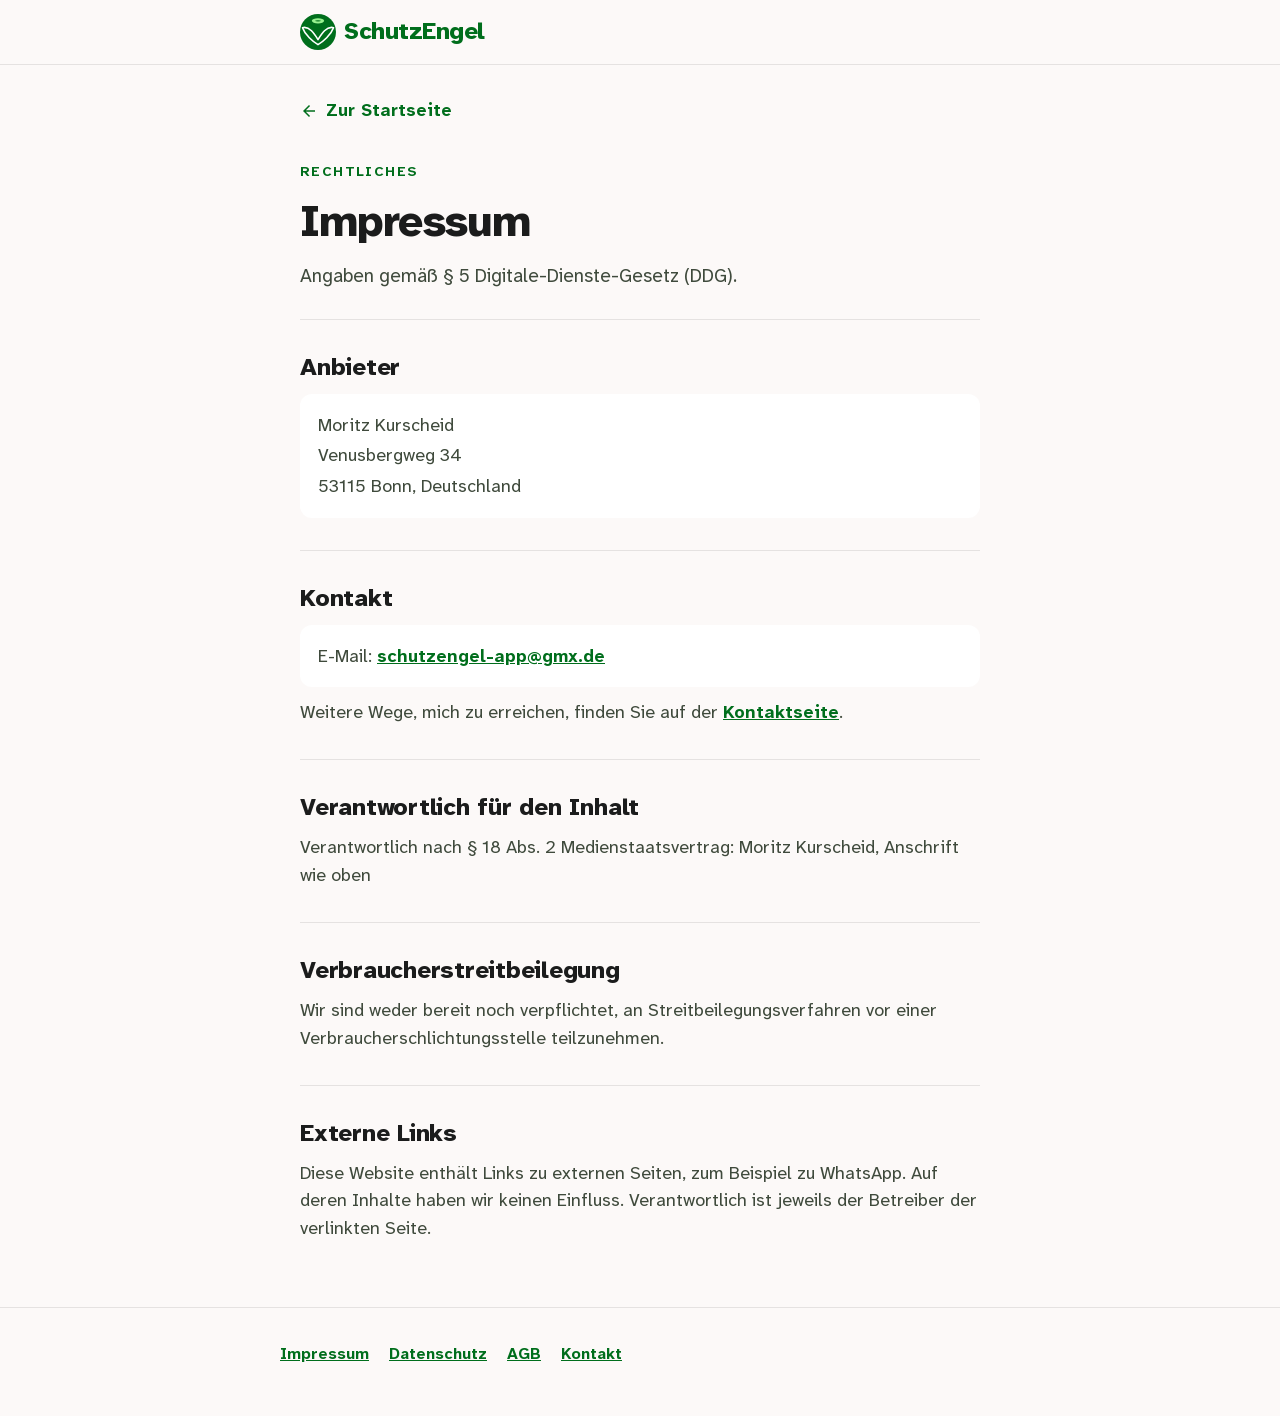
<file: impressum.html>
<!DOCTYPE html>
<html>
<head>
  <meta charset="utf-8">
<meta name="viewport" content="width=device-width, initial-scale=1">
  <title>SchutzEngel – Impressum</title>
  <style>
    * { margin: 0; padding: 0; box-sizing: border-box; }
    body { background: #faf9f5; display: flex; align-items: center; justify-content: center; min-height: 100vh; font-family: -apple-system, BlinkMacSystemFont, sans-serif; }
    #__bundler_loading { position: fixed; bottom: 20px; right: 20px; font: 13px/1.4 -apple-system, BlinkMacSystemFont, sans-serif; color: #666; background: #fff; padding: 8px 14px; border-radius: 8px; box-shadow: 0 1px 4px rgba(0,0,0,0.12); z-index: 10000; }
    #__bundler_thumbnail { position: fixed; inset: 0; width: 100%; height: 100%; display: flex; align-items: center; justify-content: center; background: #faf9f5; z-index: 9999; }
    #__bundler_thumbnail svg { width: 100%; height: 100%; object-fit: contain; }
    #__bundler_placeholder { color: #999; font-size: 14px; }
  </style>
  <noscript>
    <style>#__bundler_loading { display: none; }</style>
    <div style="position:fixed;bottom:12px;left:12px;font:13px/1.4 -apple-system,BlinkMacSystemFont,sans-serif;color:#999;background:rgba(255,255,255,0.9);padding:6px 12px;border-radius:6px;box-shadow:0 1px 4px rgba(0,0,0,0.08);z-index:10000;">
      This page requires JavaScript to display.
    </div>
  </noscript>
</head>
<body>
  <div id="__bundler_placeholder">Loading SchutzEngel – Impressum...</div>
  <div id="__bundler_loading">Unpacking...</div>

  <script>
    
document.addEventListener('DOMContentLoaded', async function() {
  const loading = document.getElementById('__bundler_loading');
  function setStatus(msg) { if (loading) loading.textContent = msg; }

  const FONT_MIME = /^(font[/]|application[/](x-)?font-|application[/]vnd\.ms-fontobject)/i;
  const MIME_TOKEN = /^[\w.+-]+[/][\w.+-]+$/;
  function toBase64(bytes) {
    let bin = '';
    for (let i = 0; i < bytes.length; i += 0x8000) {
      bin += String.fromCharCode.apply(null, bytes.subarray(i, i + 0x8000));
    }
    return btoa(bin);
  }

  // Error sink persists across replaceWith since it's on window, not the DOM.
  window.addEventListener('error', function(e) {
    // Failed resource loads (CSP-blocked links, scripts, images) fire plain
    // events at the element — warn only; real JS errors carry message/error.
    if (!e.message && !e.error && e.target && e.target !== window) {
      console.warn('[bundle] resource failed to load:',
        e.target.tagName, String(e.target.src || e.target.href || ''));
      return;
    }
    var p = document.body || document.documentElement;
    var d = document.getElementById('__bundler_err') || p.appendChild(document.createElement('div'));
    d.id = '__bundler_err';
    d.style.cssText = 'position:fixed;bottom:12px;left:12px;right:12px;font:12px/1.4 ui-monospace,monospace;background:#2a1215;color:#ff8a80;padding:10px 14px;border-radius:8px;border:1px solid #5c2b2e;z-index:99999;white-space:pre-wrap;max-height:40vh;overflow:auto';
    d.textContent = (d.textContent ? d.textContent + String.fromCharCode(10) : '') +
      '[bundle] ' + (e.message || e.type) +
      (e.filename ? ' (' + e.filename.slice(0, 60) + ':' + e.lineno + ')' : '');
  }, true);

  try {
    const manifestEl = document.querySelector('script[type="__bundler/manifest"]');
    const templateEl = document.querySelector('script[type="__bundler/template"]');
    if (!manifestEl || !templateEl) {
      setStatus('Error: missing bundle data');
      console.error('[bundler] Missing script tags — manifestEl:', !!manifestEl, 'templateEl:', !!templateEl);
      return;
    }

    const manifest = JSON.parse(manifestEl.textContent);
    let template = JSON.parse(templateEl.textContent);

    // Nested page bundles (iframe targets). Each ships ONCE, in the ROOT
    // document's manifest; frame srcs carry an about:blank#<uuid> marker
    // instead of a substitutable uuid. Every document mints the blobs for
    // its OWN frames — from local text at the root, or text obtained from
    // its DIRECT parent over the relay protocol below — so each frame
    // navigation stays same-origin with its initiator and a deduped page
    // loads at any depth on any host, including a file:// download's
    // opaque origins (where a blob minted by one document cannot be
    // navigated to by another).
    const pageOrderEl = document.querySelector('script[type="__bundler/page_order"]');
    const pageOrder = pageOrderEl ? JSON.parse(pageOrderEl.textContent) : [];
    const pageSet = new Set(pageOrder);
    const pageTexts = {};

    // ── Nested-page text protocol (parent-chain relay) ──
    // Page bundles ship once, in the ROOT document's manifest. Every
    // document mints the blobs for its OWN frames, obtaining page text
    // through a strict parent-chain relay: a document only ever SENDS to
    // its direct parent (which, for every document the publisher's own
    // runtime minted, is another publisher document) and only ACCEPTS
    // text from that direct parent; requests from below are honored only
    // for the document's own child frames, and the ROOT never sends
    // upward at all. That last rule is load-bearing: the artifact host's
    // frame-ancestors allows claude.ai (and friends) to frame an
    // artifact, so window.top can be a FOREIGN document — a top-addressed
    // protocol would hand page uuids to that ancestor and accept forged
    // "page text" from it, minting attacker HTML as an artifact-origin
    // blob document. The chain never touches the ancestor: requests stop
    // at the root, replies are origin-addressed per hop (never '*' when
    // an origin exists), and both directions are origin-gated (on https
    // a foreign sender's origin can never equal this document's; in
    // opaque contexts — file:// — everything serializes as 'null', where
    // an embedded EXTERNAL frame still fails the gate by carrying its
    // own real origin, and a sandboxed child of such a frame is excluded
    // by the own-child-frames check plus uuid unguessability). Shape is
    // deny-by-default: one request form, one reply form, no error
    // replies.
    // window.origin is the SERIALIZED SECURITY origin ('null' in opaque
    // contexts such as a sandboxed preview iframe) — location.origin is
    // computed from the URL and stays 'https://…' even when the document
    // is sandboxed, which would misgate every opaque chain.
    const OWN_TARGET = /^https?:[/][/]/.test(window.origin || '')
      ? window.origin
      : '*';
    function trustedOrigin(e) {
      if (e.origin === window.origin) return true; // https chains; opaque==opaque
      // file:// trees: Chrome serializes the file document's origin as
      // 'file://' while the blob: documents it mints serialize as 'null',
      // so the two legitimate shapes can never string-match — accept the
      // pair in both directions. https origins never serialize as either,
      // and sender identity (own child frame / direct parent) is checked
      // separately.
      return (
        (e.origin === 'null' &&
          (window.origin === 'file://' ||
            window.location.protocol === 'file:')) ||
        (/^file:/.test(e.origin) && window.origin === 'null')
      );
    }
    // Non-empty only in the root document (nested bundles ship an empty
    // island), so it doubles as the root marker: the root answers from
    // local text and treats a miss as authoritative — never relaying to
    // its (possibly foreign) parent.
    const isPageRoot = pageOrder.length > 0;
    const blobUrls = {};
    const resourceBlobs = {};
    const UUID_SHAPE = /^[0-9a-f]{8}-[0-9a-f]{4}-[0-9a-f]{4}-[0-9a-f]{4}-[0-9a-f]{12}$/;
    const pendingFrames = {}; // uuid -> [{el, frag}] awaiting text for own frames
    const pendingRelays = {}; // uuid -> [childWindow] awaiting text to pass down
    function mountPage(el, frag, text) {
      const pageBlob = new Blob([text], { type: 'text/html' });
      const u = URL.createObjectURL(pageBlob);
      resourceBlobs[u] = pageBlob;
      el.src = u + frag;
    }
    function deliverPage(uuid, text) {
      const frames = pendingFrames[uuid];
      delete pendingFrames[uuid];
      if (frames) for (const f of frames) mountPage(f.el, f.frag, text);
      const relays = pendingRelays[uuid];
      delete pendingRelays[uuid];
      if (relays) {
        for (const cw of relays) {
          try { cw.postMessage({ __bundler_page: uuid, __bundler_text: text }, OWN_TARGET); } catch (err) { /* gone */ }
        }
      }
    }
    function ownFrameWindows() {
      const out = [];
      for (const f of Array.from(document.querySelectorAll('iframe'))) {
        try { if (f.contentWindow) out.push(f.contentWindow); } catch (err) { /* detached */ }
      }
      return out;
    }
    window.addEventListener('message', function (e) {
      const d = e.data;
      if (!d || typeof d !== 'object' || !e.source) return;
      // Origin gate first; the structural checks below (own-child-frames
      // for requests, direct-parent + solicited-uuid for replies, the
      // root's never-relay rule) are what hold in fully opaque chains
      // where origin strings can't discriminate — a sandboxed root's
      // FOREIGN wrapper still fails all three even though both serialize
      // as real-vs-'null' rather than matching.
      if (!trustedOrigin(e)) return;
      if (typeof d.__bundler_need === 'string' && UUID_SHAPE.test(d.__bundler_need)) {
        // Requests are honored only for this document's own child frames.
        if (ownFrameWindows().indexOf(e.source) < 0) return;
        const uuid = d.__bundler_need;
        const text = pageTexts[uuid];
        if (typeof text === 'string') {
          try { e.source.postMessage({ __bundler_page: uuid, __bundler_text: text }, OWN_TARGET); } catch (err) { /* gone */ }
          return;
        }
        if (isPageRoot || window.parent === window) return; // authoritative miss
        const waiting = pendingRelays[uuid];
        if (waiting) {
          if (waiting.indexOf(e.source) < 0) waiting.push(e.source);
          return;
        }
        // Never-answered uuids would otherwise accumulate forever under a
        // request spray; past the cap (far above any real page count) new
        // relays are dropped rather than remembered.
        if (Object.keys(pendingRelays).length >= 128) return;
        pendingRelays[uuid] = [e.source];
        window.parent.postMessage({ __bundler_need: uuid }, OWN_TARGET);
      } else if (
        typeof d.__bundler_page === 'string' &&
        UUID_SHAPE.test(d.__bundler_page) &&
        typeof d.__bundler_text === 'string'
      ) {
        // The shape test is load-bearing beyond tidiness: the solicited
        // check below uses the in operator, which matches prototype keys
        // ('__proto__', 'constructor') — an unshaped key would reach
        // deliverPage and throw, painting the error banner.
        // Text is accepted only from the direct parent — the document
        // that minted this one.
        if (e.source !== window.parent || window.parent === window) return;
        if (!(d.__bundler_page in pendingFrames) && !(d.__bundler_page in pendingRelays)) return;
        deliverPage(d.__bundler_page, d.__bundler_text);
      }
    });

    const uuids = Object.keys(manifest);
    setStatus('Unpacking ' + uuids.length + ' assets...');

    await Promise.all(uuids.map(async (uuid) => {
      const entry = manifest[uuid];
      try {
        const binaryStr = atob(entry.data);
        const bytes = new Uint8Array(binaryStr.length);
        for (let i = 0; i < binaryStr.length; i++) bytes[i] = binaryStr.charCodeAt(i);

        let finalBytes = bytes;
        if (entry.compressed) {
          if (typeof DecompressionStream !== 'undefined') {
            const ds = new DecompressionStream('gzip');
            const writer = ds.writable.getWriter();
            const reader = ds.readable.getReader();
            writer.write(bytes);
            writer.close();
            const chunks = [];
            let totalLen = 0;
            while (true) {
              const { done, value } = await reader.read();
              if (done) break;
              chunks.push(value);
              totalLen += value.length;
            }
            finalBytes = new Uint8Array(totalLen);
            let offset = 0;
            for (const chunk of chunks) { finalBytes.set(chunk, offset); offset += chunk.length; }
          } else {
            console.warn('DecompressionStream not available, asset ' + uuid + ' may not render');
          }
        }

        if (pageSet.has(uuid)) {
          pageTexts[uuid] = new TextDecoder().decode(finalBytes);
          return;
        }
        if (FONT_MIME.test(entry.mime) && MIME_TOKEN.test(entry.mime)) {
          // Strict artifact hosts allow font-src data: but not blob:.
          blobUrls[uuid] = 'data:' + entry.mime + ';base64,' +
            (entry.compressed ? toBase64(finalBytes) : entry.data);
        } else {
          const blob = new Blob([finalBytes], { type: entry.mime });
          blobUrls[uuid] = URL.createObjectURL(blob);
          resourceBlobs[blobUrls[uuid]] = blob;
        }
      } catch (err) {
        console.error('Failed to decode asset ' + uuid + ':', err);
        const blob = new Blob([], { type: entry.mime });
        blobUrls[uuid] = URL.createObjectURL(blob);
        resourceBlobs[blobUrls[uuid]] = blob;
      }
    }));

    const extResEl = document.querySelector('script[type="__bundler/ext_resources"]');
    const extResources = extResEl ? JSON.parse(extResEl.textContent) : [];
    const resourceMap = {};
    for (const entry of extResources) {
      if (blobUrls[entry.uuid]) resourceMap[entry.id] = blobUrls[entry.uuid];
    }

    // Artifact-host CSP (connect-src 'self') refuses fetch() of blob: URLs —
    // consumers read these Blobs directly. Survives the swap like the error sink.
    window.__resourceBlobs = resourceBlobs;

    setStatus('Rendering...');
    // Page uuids have no blob here — they ride inside about:blank#<uuid>
    // frame markers the pass below resolves after the swap.
    for (const uuid of uuids) {
      if (pageSet.has(uuid)) continue;
      template = template.split(uuid).join(blobUrls[uuid]);
    }

    // Strip integrity + crossorigin — blob URLs from a file:// document inherit
    // a null origin, so crossorigin forces a CORS fetch that SRI then rejects.
    // The manifest bytes are ours; SRI protects against CDN compromise, not this.
    // appifacts: only on tags now pointing at OUR blob: URLs. A reference the
    // bundler left live-fetched (an absolute x-import, a runtime dependency it
    // could not embed, an authored external script) keeps the pin it was
    // written with: that fetch is exactly what SRI protects. (A crossorigin
    // on a parent whose child carries the blob — <video crossorigin><source>
    // — is left alone too; the attribute is then the author's to drop.)
    template = template.replace(/<[a-z][^>]*>/gi, (tag) => /\s(?:src|href|srcset|poster|data|xlink:href)="blob:/i.test(tag) ? tag.replace(/\s+integrity="[^"]*"/gi, '').replace(/\s+crossorigin="[^"]*"/gi, '') : tag);

    const resourceScript = '<script>window.__resources = ' +
      JSON.stringify(resourceMap).replace(/<\//g, '<\\/') +
      ';</' + 'script>';
    // Inject after <head> so the DOCTYPE stays first; prepending the script
    // would push the parser into quirks mode. DOMParser always emits a <head>
    // (synthesizing one if the source HTML omitted it) but may carry
    // attributes through, so match the full opening tag. slice() rather than
    // replace() keeps us clear of $-pattern substitution in resourceScript.
    const headOpen = template.match(/<head[^>]*>/i);
    if (headOpen) {
      const i = headOpen.index + headOpen[0].length;
      template = template.slice(0, i) + resourceScript + template.slice(i);
    }

    // Parse the template and swap the root element. Scripts inserted via
    // DOMParser/replaceWith are inert per spec — re-create each with
    // createElement so they execute, awaiting onload for src scripts to
    // preserve ordering (React before ReactDOM before Babel before text/babel).
    const doc = new DOMParser().parseFromString(template, 'text/html');
    document.documentElement.replaceWith(doc.documentElement);

    // Resolve page-frame markers: mint this document's own blob for each
    // framed page — from local text when this is the root, otherwise by
    // asking the direct parent over the relay protocol above. An
    // unanswered request leaves the frame on about:blank, the same
    // degraded state as a refused embed.
    {
      const MARKER = /^about:blank#([0-9a-f]{8}-[0-9a-f]{4}-[0-9a-f]{4}-[0-9a-f]{4}-[0-9a-f]{12})(#.*)?$/;
      const needed = [];
      for (const el of Array.from(document.querySelectorAll('iframe'))) {
        const m = MARKER.exec(el.getAttribute('src') || '');
        if (!m) continue;
        const text = pageTexts[m[1]];
        if (typeof text === 'string') {
          mountPage(el, m[2] || '', text);
        } else if (window.parent !== window && !isPageRoot) {
          const had = pendingFrames[m[1]];
          (pendingFrames[m[1]] = had || []).push({ el: el, frag: m[2] || '' });
          if (!had) needed.push(m[1]);
        }
      }
      for (const uuid of needed) {
        window.parent.postMessage({ __bundler_need: uuid }, OWN_TARGET);
      }
    }

    const dead = Array.from(document.scripts);
    for (const old of dead) {
      const s = document.createElement('script');
      for (const a of old.attributes) s.setAttribute(a.name, a.value);
      s.textContent = old.textContent;
      // text/babel scripts with a src: read and inline. transformScriptTags
      // does XHR against the src, but blob:null/ from a file:// origin is
      // silently dropped. Inlining makes it a plain inline babel script,
      // which transformScriptTags handles unconditionally.
      if ((s.type === 'text/babel' || s.type === 'text/jsx') && s.src) {
        const pre = resourceBlobs[s.src.split('#')[0]];
        s.textContent = pre ? await pre.text() : await (await fetch(s.src)).text();
        s.removeAttribute('src');
      }
      const p = s.src ? new Promise(function(r) { s.onload = s.onerror = r; }) : null;
      old.replaceWith(s);
      if (p) await p;
    }
    // Babel standalone auto-transforms type=text/babel on DOMContentLoaded,
    // which fired before we swapped the document. Trigger manually if present.
    if (window.Babel && typeof window.Babel.transformScriptTags === 'function') {
      window.Babel.transformScriptTags();
    }
  } catch (err) {
    setStatus('Error unpacking: ' + err.message);
    console.error('Bundle unpack error:', err);
  }
});

  </script>

  <script type="__bundler/manifest">
{"00714eb6-02ff-40ed-badd-a2d099395f24":{"mime":"text/javascript","compressed":true,"data":"H4sIAAAAAAAAE6V9aXfbNtbw9+dXUJyMAlgQLTlLW8owJ02cNm2cpHa6jaw6FAlJjClCJSEvlfTf33OxEZTkLvOensYiAILAxcXF3XF46H1z+u70/MXH01fepORzL0265bIQ2ZwdVmVyeBCIyut6KfcKLjyWZiLwztl4meWpd5uJmfdpvCw8+RyI6pOHKsY8MWPeIk6u4ynzzk9fvDo79Sa8lMUVX5YJ6/Iiv/dKlmQLhoP/85cV8ypRZonwBwhherK6iUvvXND3488sEUHKJlnBPpR8wUpxT84ERYIUhGF6UnhZ4YnoXMiSFSuWc1bG45yFrR5JeDHJpkv7fFtmwvy+ifMlC9kGh2JYjCgjH+tOz6A3cb9gfOIVLepX9/Mxz/2o6Ph+CE0Gk2WRiIwX3luEVwkvKuEJepsVKb8NzlmciEE2QS2Bxazkt17Bbr3TsuQl8mv4hp7b3ssqCeL4Js5yGKN3z4SPByUTy7LwxMZ+8aN44JOv3p/906++en/2lx+GpXhBEQqCQGB68hbhIClZLNhpzuasEKrCBYlAwoywoCL4fcnK+wuWs0TAWO66aeJjOdIC668UyzwfqDfY7htVUmYLMUxjEXfTpKseRz4mq0XJF1VYkkXJbjJ2G/IN/RqxKJgy8UKIMhsvBUO+fFE29XEUwbfM9FaCzRd5LFhYBFlRsPLbj2dvyecqZO02CwS7Ey95IVgh1mvfJ7tfq1dFNCZ9eAyzRFF4WQ1/Oxkd4OjkMGB3LEHiz2eex5V4U6Ts7v0E+ceH0MuJAhajlHb76zU7hqGm7G5PDyUVQZVnCUO6TacY9kZBzoqpmBGGSUUBKV69P/sQlxUrEQ4W8ON1yecXosyKKRLEh2kfzsQ89/E/XYnMwiaHlaj+l5UoAf5Vu109AH/3GzX8vwbwK+zXHarW8A37AjxsBjkTXjEQ5f2qoN9dvH+nYIAE3iSxSGarv3h/I9dvvXboA5dkyl+vX5RlfB9klfyLCvyXYzErX5CSsuCRrmy3ded1EbVfiepC1SOnq81gwkukOqs8PvE04bxm9xViGFfD3qhFqf/Ib7cRH1YjyobVyMJeDc99h2ONNRFvDrt0YP5B4rwEJ5UrpIGasoSn7MfzNy/5fMELoBGFAe5GfRIVQbXIM4H8Qx8HC75AeL32zzkXPg5KtsjjhKHDyyBNLgNAxUdr9Td6dEh837aVxOmVoJ/+z/M8L6iSrnxzxvOUlatxnFxPS74s0jDhOS+78+wOZYVXldMxSZZlyQrxEiq8L/9NRBkX1SKGMjyQ3XnemJcpK8P+4s6reJ6l3l9086z3Z/10yzjNllV4tLgbjPldt8r+yIppqCvH/G7Ab1g5yfltOMvSlBUb+fp/rtn9pIznrPKqpFvNsoKtev92Jtdd8CqDBQn7vd6/YRAb+LG3ha5XPQNAAWawk0XJ4nlWTLeBSP68ZVYIVi7g1zyrqqyYruynSpbHIrthFgh/ezWe/SkU5cuh0+DvTyYMx2zCS/ZPJ2XeA/oO1Ch8/NgMyk43Hlc8Xwo2yIqKibA3WHDZT5fdsEJUYcGLfaDIs4LFZXcKuAEb5ateyqaknI5jdNT/gvT7X5EvvyA97B09+7cufvoFOTp6Ro76fRJ89Qx7T774974Xnj/5N979IGAdC58CogCSDOIim8dyAga5vH7wtPJYXDEvKyZZkQn2DyBciFk3mWV5iorOV0CJthrg/3kN9va808z2v6pn9gDo/xlN2OwjMV0G/NVqEacpDPHp4s77cnE3mPBChP3+4u6wHzz1lll3zgteLeKEEfvLDEih81+M5YttwnLLy7Q7Lll8Hcp/u1BQD3F3W6ZZtcjj+zArAOO645wn14PbLBWz8IjNBzOWTWci7LP5NhEy47xhpciSOO/GeTYtQjibu2MuBJ8PHJgqPHz2jJj/gyd4sENGZasegf+CZ/+YSu4QANPBsmJlt5LMilzzffBYFiWreH7D0hWsUncSz7P8PnxgjWQTuWOCL5+x+T9aswcPg7+Ngf3tHpoQerK4s1RII2DPe7K4q6c945WQf+PKYOo2da4b53yaJdvNLFUTfBECaudsIuSPP7qSwwyP+k+/ePrlk+dPvxjM47uuQqnnvWS2Pbbnizuv34NVrQHwr3Gv1zvq6SX912Qy0Xvn6G/tnSY8ni7uBrezTLCubBQuSta9LePFPkqspn144J1lMOHK+3D+5t3Hq69fXJy+ffPu9OrlxQUIlvFiUR3esrGXsuS6W4l4yrrsbsFLAXLx5fKo13/qXTO28MZczPSo4MXqvkg8kLhyR6L2SjaNs6LyYiUxe5Vgi8A7OFTn/JylWewtyqwQ3kr39Z8FCNErbx6X06wIvV7wLJkPvI2ultItI56Uar2Vp2hBVlRZykIvvuFZWjf+F4yEc0HsL+/Eoom38jQN8OKl4PVbB8Q7sDQbfsYTwUo7QE8NWJ3K3Tj9vKxE6LE7EIG97i0bX2ei+3AT2wsgRVryRXeS5YKVoQer5LWyOQA7LpzO/rKl7dOeAN2UAe3zul99VTX6dFosS3VYeEGv16/+or9MMNW8m/BlIUKv/0C3kyzPu3MOqwEY8hfdAoUGLBMs9MplUcBh6PYriUG2Nd7evsGq1YN/P5H3gvpwzpIxT+9XhtLD4a+xqrexqGF+nBi8cNtv/FrI/ywVLor7Z7QIFrGYFfGcSTEAJCSHeY8eHWaBYJVAbwRIIxjEBCZF0R/P3yIRjOMKxIX1WkkDuqumxADSBsO18PFGCh/Qk67fI3VsiXSecISXP+QEaMqTJWgxjOzO6FuQVuQU2F4R+y3ChNPPAhUk54lcBDwQwTwur18zkcxYijgmIqiYABnlXTxnqiBO+UJIwTtFHKRxrYm5uoIjCfRi1Xo9gS6Q6TiYlWyCAzFjBbqiJ1cBv46upFyMcOj7dY0e/[base64]/VY0lQLcdVEKcpSjFR7VVRynImGErxZkOGIwPTpfraGZvzZu8NEX4KR0gSSLH8jIl4vV5tDLTm1KmIguF0FIF+NF7mYjBvUQo03+u12ygdTkd0js32STdk6LxphX/vBcrJKgiCJQmCQLV4f8PKMksBH1ebjYHvhILq0bw20WsGOB65DygDCb5IWYleoBjjcOI+kgwTLsV2Jujhb8MX3f/G3T+uHo30r173q6tHo4ND8iNUd6PLtIMug8u0g6NHh/UKvlLUx+xZrbwqcCDKbI6a21dqz4a9EaXUR367zYZMKze6fVmI/Xb7G0mZ9Nygd6Y1aX3S7WNsd/9raAc9lubrnLrNe6TU6jnQtrk1urxTBnyhv4/xoLrNYOdBIV4lccV8GFGoB8IppdVAFrfc4pYtbjauBhoVnJaV1FgZALR8PclWY5LY6hh9US6ZbdSzxZM4r+ryvi0HQuM3CCXUwGiXhdLbp7b6R6GOAYajd8v5mJWI4dAsxgk9arfNOB/[base64]/ab3eU37422XaOVSjqMwoSlpGwbBSI+jQfqeqB7Gxq6E/PPQVHlS0TzLKO301zMwOs92uTnoDuSrFMDPvVM6qm+IR4F/V7ZJK4Z/k9QdZpwPbu2pBmR6hOQ4lkaxnRTKM9ehzAF7W6avxmompxSkldf6Z+lXSTeI5y7s++VlIbu2CCeTHXjwel97YG6eZN065Ny69JBPMA/bLS1nupZPCY3Mv80DWuR6nIL1ce797lVfF84VXzeM896pFXEij37W0/fFi6lXLsVctF97SgxHcjkvfKIk9H2NSCLrS0j2MrYxvtbDvE2XVM6XyyScC+N26EJ58IoB/qAvhySdiwnndqXzyiSjrktInwnkLXpk5nfgkiReSGzdl+tnfkNJaMcG+elqIMmMV0kVMPxYCUG6B0FCQYoTpybAgYoQxeeQCPs/57etlnl8kJWOFF0shE6S11zxZVvLXhzy+95IZS64ZaKsLUfK88vShAH9Z6aVZBQBKzY8PWSKWJXtT6B+m/JzNuWDQI4hcYMKdv+M/xXkGXKSntENeJtj8IuEL5uWcL7z5MhfZImfefClY6hX8jKfLnHlF/SJfsMIDSad6I3VRXsni9L0yCP++zEqWeiW7YcAmexX0nHoVi+c5qypPrTdLm4jxu6ArXiR5llyHPi9ewg+f8CKZxcWUySL5C8qyYrEUUPQGfkBJtRzPM1l0IX9B2TW7T/ltAYXfs/tX/LbQpcuFLvtxoUsWJasqXfgBfkP5nC8rZno4gwfTh6xRvchy1Y8sZaCksBWn8GTrchbfMFv3Fp6gbgILD8USA6BknC9lH1/nS/[base64]/R5XqpVDleh2gxi4C1NgVgBoDXKgwkLVKETuAF6bEjsK20UOxLfR4bL1V1zRavTGlEhJWtWIAaAugtw35SdBPKAqHv534j0drf/ibPzrw14+Hvz0eHTzGB5/It4pUn7Pp6d0C+cforqvUMus00b8w8js/iY6PD0984k8zHxOuuqWXl9WB6VQ+6J7XFEUteB76j0d4PfzthI7ga983v4aOW91uNzpZw9/h5WV1eXkxOoi63VZ0gtfoGClT/VoK1mvY5HHJ4rXIRM4wiii8cngywn6Hi45/glHdx/Hl5eHl5ROnkXRpOMHr42Hc/eNF97+j4W+q5mC3JzPP/wp6SBtzrKeILiuMoK9RZyi7s6Lg6AAGd1kdUHw4raW/7xrOFoyeMGsz/q8gqCScVJieAKOkxOGoDHnn505Vm5blhw6nJKMnftfvZIHgb/ktbLWKIYxr/xf7yveCIEZk3yTD9KS0wnbEQh4ViONOFhYgRta87S9KS0Xrbr4VBBWEkRLTE//Y77BO2fFPjg/hl3/iY+I2PjyesXzOBLqs1if4cJoR/[base64]/sd6Xq057urvFziCF4uwqOdQNTC3ofRhYNMUhrEZ+LiWDplSHYBPUKi0bOVxb1cac3QQVhFSDPkOtCIe/og4HtkXShB51AtWRHPcPJruXFY0qg4uV5crNLysLi9GnQhfbi43l9XBIyUwuQLdsD+y0gU9eYVKkNLlQmZFki9TViF/tapnDJ5QCg6Hu584nGKnM6b4Zr3h2/0Ieuc4inw/5Dj4zLMC+b6ZFqjcHKT8QbhYKfEDvl8uQdsJMjEULUouOPjj+FGrHx7+hqKw29WUD7RV3VFnrXBP0azu6AA/sigohSnB6OFv0vfJ+nJ0UVJV61iIEndR0MGucouxBsSZ9RwzaxOtrrMiDQGu0ikqLIZHo41yKYLvFcxKDUPts+UTrVQlfp4V1z7x50zEPvFB9+4TP5PD8olv/rL5mKU+MV5HxJcWhtwH/zClN/aJr8QnaV2ArqSE5atjF6orJurnOVdnrR8vFrmsUJCQPwtuvnc3X/gjR1dbsnqNWgULZnGFxNZerFeUu61R6/C3rZWpF2a9bpIRXgAZkStelUnKE7P+Cmz6IcnjqjIPWWp/[base64]/cEuxSXxWUJh5i0Fe2qxls96bJnzhljkWOwpcWiCg8P08RZfaAVQVbcgCgvLXVAGhOe1/SYUvlmaPSPqht/vS6ManIeZ7ngtoEAyQNHrV7YKtrtUu0CEYd+u61IZpjN4ym7PERRq7qZYmNJZI6XYNVRM2xa+1p9x9qXM8dVUXID2ntTbnDADN9VQO4BVdMI+Ie0KWlLgGUETdNSqiq5hC13fUzZlkHyD7ASIkakJ6z8d2PUlJk0WdXtsj/YybP+Ubv9R5DkLC4RJubtCpPKnNuZ9LWEffiHXM6zeFHvicxwUK2mo6rAeyZZ0OFohz1RbzPr/coe9n5l2/rilQhLcgM+2mygXy9bYEAAS4C/[base64]/TYNTBl9UB+ecFl/jRYVbvi1QvtFpbu417egX7pqDvUA5RYxpYS/QJrtw5a3uYdfDWAtYsrt7fFigRROAoEUMxChXpkFYz81osaUJtdJwYFtAYYrYMkI+QNqeVw/[base64]/3Wfe5AcoSTc1iXdMUHtzG17qxMthMu3R8eL2Br81pj1xQZRKCUVx05yfQcoDhk8c8mtNpeEGnZErRvHOBD48Gzgflns3BSo7ATH5wGUhjeRSyYbcziqTJXKlV/i0lkowsofG/0LDX/SruTkarJ5u1/f3U+f3c+f3lRr76DT188COuZmbBkF5YypSsrndLTb5tcENRl1lBvYOKrsAHNfdlwlIAqWsWLqO5UFuCAzKbh0p5oLTbObYOMdnwaNQUF0hK851CeHFJKU3X69ZyvW6lpocp/d1sngx2F9EPuXyodR0Tgaa4g5brdWp3RXncj0RY6DM9oct60LF9UINO2u3YQGHOUAKiXQz/MINZE8q17P0NJle0sg/w+qTdvmq3J/owoZReGRcDCwiu2c5vAACVfZATr99LrV1yqSkBmpI5pidTqBzOR1ixUVPq+3bbzGlvMD82vQzmyp4+7dDlcD4i8+PJ1mAu6AQqbugV/BlLR4/eZaplswu8XjdLbvBg2qHjCOB5Ed6EE4HsolzYFbmB5bCwn262V8Ei6e860G+1jXV1k4mrGdB4Jze0FDSQOOizp/gQ/qnfmTPTr6HbKfRCOPwtAIETeuJ08gglh0fPnuED+CcQXH+m/xxc4FKp5UZHxO9Jh6uyXqKn6zV3nqKn4RNJyHLq/6tek4T2BslxNkg6HZx3aIV+R+UwGUUReGVz+4vVqk6H80md6SPDohzTp5HVT2nxB3SvHYZDqxYKgsMpjqLhyNZLzvdNAUda/7krq/+0Da4hWKWHo4EymLf6GvEzU5ZTyZ5annQFXoJhokM54w2fDCEWMYhNwFk1kjQokRJc0oXm/nqdGCEDRGixyP2aT9V+FH7K537tnsYYSjBZ0tbVen0VgOpFqxJBiGGolFwfT+IcfP1GICDbJzy4areX7TZqvhf9INCVdLXCIWfmJ263M8WxKv2OekdpeFQTMmUC7CsfUIw3WB4iE5pIAuAK5T/jdhtN6I9QKhV8P1uHI0wmUi7LtGM7+CfQeGAgsNnuSqk/QLhfcc1NB4uKLVP+ElQh9gvPMYmVm5Ttp2gZSE4cPV8XPFJaCszGQgKeDc2vxmUWS2XDZFcb4WNs54ex9ZOY1PoZPNG/YAn8ZosJL2U9KFZe89Kp3VEH4Qn9XQwno/UaHjsTdWg4yumOmf2T7WEoCzycdTUuSEWRtDq32614S/XZbrdYwOfgNCiAMilYD31tun+pO5Quhq3eCKhJq1eD23w9ho/[base64]/vF4Do73jKgtO3p2en7z5evXv/6rTdzkFbsR0LrCkw0Wdf2elgxzrlJaB0yAOpJ4UuK5yhBG8wYoFWtGLLKX6uC4k8bRHKSI7pCVcmgoTEmJ4kKAOnVpIDubLwq4Krq7goODgBp9SZMqlq4H1WsFOvqJOmHtjIHHdXTMpuOFDhCfKEVKjhHH1XtcApdsD28fQXBTPDD46ZVlXWbVt7QLw/pFwGFot4ChRoi+V1tXZV0gXKGN2r4YemMJv40a1bZml2dLrVVJkZ/Qh8tKXRkuk6a//2oxv9zlv1V1EF6+NUb7rplk8gElFwdaUDDCIfd/zLnt8pBjNF5xhoimZC+mEzDHkfKp6z4DYuC+QP6wicked3Gl3ViN7xQ8/vFC6DMm7aYSTwfwJeAzS7ajdvG7CMnUIL6u12o4nnYxn0HgLxrUlA8XeMXdaq/QJBCobXZTyFvUpW1+w+rDbgvK1tYQrrpaIO5e2+Fd2zgZFDwEaW1T7stZmcA2hsIOY7fhu9QD546vnqOzmxx6p0dVNxdV4dZ+hvSGaUFKGlLmAYimCh9mx/sJTwsgvn7d/+WB3E52+Iv1p50oAvv9rxvc3GxyGaCsT31XkFiDWe6cAEcSkXdZZ6ceWx+ULc+0ofi0OAdlZJ9zVDHxO8rexMYPC765JvSIJDADD0ZbWmCaX+mPOcxYWvEOLvzNzfGDKZYLxxEfV+i6x/QGIr8UKeVUKGzftg/9iujStZB758PuHUcuzb7STX6Ia/yugn+W7PJ/0eUF1FJUFb+eAQDEbnRNHkleJjGcrroIQGdCewvZMd3JxQftKLVBMuCW6OtCI+HI5CNDFH8lSghDxWJM6DcVD/cSfrPPZt8pPCi6EbDz3u6DWadMDDmkzoEBRm+xY33pCJ2nFXZNmI5QiCICfDchRekUfKA3q5qcMtdntabkiletKyNkpJQuZYLXO9zrd/[base64]/SsIRiXokLGFRYRXOBKhnFo1lJh1lNyRSY1ayOTJqiWPIpqTr1P6hEL6u5ZYrnNVPcbmumNa6qbFqgJZk7sshymI7o3GhwEquUQsvAGM1polAmJVNMT1I5zSmWe7UI7JIBO7B099DpX+4h+24XPLa705yP47wrXZHrnfUnr+3DP4OX/l7kgO/40tj1T4YCLi47aFYm+z6vsUMPoKJcn4gR32+SBmtTZcSIaljVRq3Q90lOx/Tk8DJAn6u7tajuMLqM1v9aP7LG2TGO/M/VnR/6nytfhuL92WaJ//fNMqGx3Syx3ixXNGnp41YfAM39s6z3T6r3z527feZUWBwzoUm99brVAvNLMyORsalHasMB3C4o3+IJYUNUFoFbF0p/OnaknGuQcio8pkWQ8zg9vROsLOIc5egak2syNgF4NxSNyXW9k2/pGFos6K3iLwAhNIdwWxv9toYDjRbmNIL+yG3d44LeIEbGmMzoYr2+QSX8vqet2Xp9oRiVRVQEmncy4/xGYiXKyAKHO5UoIzNMTukEKMkEjS0lIXf0KpKU6HaL2wHy073TDh4GTcKEyKUPT9drm8zCeNtU/mZTi9j3ZnO/pBeRXVvvE2yhT14i5TwZGxFnhbdaSQ7w6DmwhpoXnKuYhR/P31ZeXLKaV4yFJ3kjD2SJAeSb8GIvl97FOTT3d+evErBJILyDMOn67EVy8neRAkd4S6Q2c+ZgJ5HJGMKXG7uYd8AiQ6gtuSPvcPhOI8Y5vYtWm1BBUyW4OgP9aU2rX5J3QKuXUuR8qRyVDLlar5sFkA1MrakM7DD1ikhtOR2+p+/QWKL4e4cJQGe01cPkZfMYeG+PgfcPHwPn5L1zDJwPX47oe1AmnrXb18BXgNruwuEt6rX+34Ar+Yu98H2Jw5fmAJrXB9B5fQDN1QH0krzD9OSl3Evv4ABye3mB7sk5xqH665xDF1vCZZLzgoFMj1o9VwXCgThsBWK/yHPkH4CCUjoROApvG/zGd0in2wwi1gqpnq5lUKvz0AqeZ0++7FtrAngs8GMTgTngnQ4uKSqPj5/hTtlhQTKLy5c8ZS/Aa2Xds35K+oWOH/gdVJ6cnPQcS8eT50oBcFerBbW3oif3umf81D2+UEn2wF1dBwHBRr6JK085Lno3Wcq4Fy/TjDeDg64Z9cOCC+R3QGfzsxhpp1ACMj/2yZWgh91VjxxtTDCyG4vcHR0c3pMX4IWAonDMZvFNxst1d87/6I6zAjKbSAPpWNDDoaccri4nI8eb86XjeuT7hNEeKWmPcK2/VQ4ejSBGdlypiECu3sspUxX5cdVuj3UQrRjmIzzAeacjVUPDXEYJHoLOeZjreM8Da8WAQ9Y6ER8c+iTvHIF0Ex/3oiqMO0eDomOzBzIywYTRSb0ROW31yZWTn5DmVptwJdzUhgnWEkLeSbajMwd4Jf/GzXlAMDqOzTximanuUIakxp2+fDrwtfXcHPtbk4k7R3gQ04mczKRztNE9yVhqC4MJ/VUgGBRuTjbHHfSCqdFMcAQtQgmA5hQsMDYbY5gyYbuZCVnOdLyyWTcT8ClXDtaoRWkGi0bNgl1e+tFR2N8aUaevvt9vWFSyeoXZzgrn20BhsMIJzSVQ8u0VTuADyW73l5c+XjVayn5Yhx45jVV0sp7vyvwYQhBwJ8xUeLIu3JgfIz8qqbR/zuM7cFKHmG1ZM/CV6x8cHVweHUWHZoR1Onv8S94xVw8LenbJ+2hKL7RmUG/yge+oSc63WH/dk+NNLpVm5XpdBldXafKygggSG35cF9buCWUgKRUk1pSHQUZPhhnhwM+adLVSY4gyPMIDHiRV9ZHdCSoiSRZCx4ieUWPVHWTdriejgs3K8mEm8azV6PlDmfEyE/co3wnNTuieMeR4kLTbHPTwpgJ0MJg81Cs0VsdI3R5vaq4CnIAk65pvdws6SOewO9OQd2wjps6PwDgeikCnvqLOUt8L402iNpSWnFDtdcGl0CSdI2kB1jaddkPbQnBQyFwpgdSL6KwsiIHCA4J8dCaKW6WA/pnF1w13yY/MybRrnClN/kodwmN9sMCiqZhwyEfkh2DnDUGhrBCS1QgJpglMT86ZjHjRUf8N/SC4RVr4WK6prH0tjUpXAuj5U6kZHigkulUgKi2IsvX6Vs27hMQtahqY3AuUkX7vCF52MpHktEKOZvhklYPt+4yhkiQYcoHUq/N2azv9mR18jy5qV2NSW1Os3NVut+6YVvHD8jbz0VwzrFWrTRGv2rJSZrVpMt82TSZGhwK2xgKkUcQjf+13LvQGxR2URP7amHShhEyMmhNy1xjrqhKQPtaWFbQkSjlhFSSSK5124i3ZplQ8+8WWf8NwTK7V/pLYf0uv0RIPxnVQgkWN29oc2W6jC3pLbmkl0C3GBMn2Si+4Xo9d6zRut29drv2WNqoh3AUmOx+OR/R2k9U88DywEhsdOg9ghMhGxvL1tdJwmyAc4MYGRpAdSnKWb/kFgQRsvc0h8BziS6I9ZQiHPQmy6y2QebfSYoitPJszdBsorwm0VI6TrcU2tZzRJUMLogSZ24anBr5RVvFb5aJBrtdrdE3niuzXei317Jh8QQesSzfhakNMC5Doh6qzXQO1Kg9/NF8b0Zn0K9CzuacJ01Vkhgf3Rr2N5rrHEb3HG5nu5aoG6QXVzf560K4ZWdcqN56FwOHNYB6UbEKv0AUZK/dpTGSR9bl6gRiZAxJovbjSVozlPrgGbbYktx8Y7ffIjaBPej3yiiljvd7wNyKqE4/ciG4fyKeUz/3QMQ++33G1MuRZHRNag+24ECFtEgPb/qqoldcbp1VCQUIwokipDo0KYTyyQ/qgATKhJ2g1Z1UVT1n4iqEJaOpJrHz91U7MJmAWGsQtSrnka2IipOWG5Go01XqNwIuDwHCwUcmsqhm/BS7a8O0razooJRWP4cTOkc42VZoTL5aFmw0ZM8jplitYf6v3h7VhS2HkW+o44566rm7fRoH8vnAzrcEx+G0UyI6REtneULnpV068HPTyEYlZVhFfp/gm5lnmtPPJalMXKTUzKNxnWaXyUkES6dVmUzGhsnEplgGqVeN223kAGwMTbyFpZd0aeJOE/SjznKE/ebfRbGM1H6+y9AwsWgivGoW6pXCLf87y/EdId6CaK/vhT3FeIQPM1WazqSH/hxOZJlPzv9Y1yH/1Uk7DJ77SbEDgmCmRafp9Ijqf/s+ggfGptXnumsmW2m1bgddrWz74hNEb8oa8bcTL/Vg7IljXFLsfrNe6JAjCujRwegIZqOrwNVCIu02LP2kqHd31dm9R69dYf3tL9cFUaiYOkhNk1dmTdwkQ8ntyod1+klnJ5yxa1UpF4ZxQJkJOHdld1RgO9U24/w1nCf/rrOD30Qv0PRGg2FGqngvp6ykCTRQcGL9GylFR1Nqnglj7WMi0Jqo0Kd7Av35EUbFe+5B1kTzvLe587ASegTtohEQkpM+CZFGUIqu2MaoxrZqKVUc/5ncQi3yZUNwMRHE2Ssm6UmlcjXWA6CSQKiu/ihMmUhkTig3Jov+ih7+kMsr6xBDLbKP09G6aLradvH9QB6fbUGCYuaGR86z4WY7QOFqQeVZ8qwaprm5Qg3QWQZ8YVOc4tAfHW4QH3ytq5rE7wYq08srAbqEGhcOrarlgJdx4EZdT6dtQ1RSNTyb+fmIiSQ+fTCjQWkvualTZQ2vgADANWpTuvgUJvHS3UYA0GX34G/ghyuV2oqmYpWCei9y2T5dk13PYODKx8ibT2WSQzH4o4fvXEI4NiGP3pNCm2bqgWo4bzwVjaWUA7pNWv9HYURdv122rk7frJ3GWs1QTYxWlt135Y8VKpeJ+oMFPEK3abXQLcz1V+6L5jkzCbA5FNXEa6x+qUB6ldHV1dRP2yNUVK7UO27xSLccKx+vWgWymT0B7uq6cl/UHm8ei6XEeX6vjSJknkTM2HMgKE7/YqNrAt7PEg5ScrMxuWCq/C9YFZRSJ7UGpRhJDvjAB2Wf4RF1c027HBsEi+8uYuGK8aWycl9IBPSYTtbfB/4up228aDmAKxT1ZBWk2j/[base64]/j4Uu9Xu79TEFGATKTB1dVNp7/BZAITLVnCiyTTLCZyDQTbKwz2Ab3DGyN1KLYUqKXT+9V63YIwJErpm/UaSnZREDb0DSu3635iZbsNrOhf4KHFWIw1v6AH65J/3NyGwf5z7+Gds9khexOyDfaaQLtfpq3eZv/5v7t3bNrgmmzjwUMjr7vSw463h71NDDURj5WLcd3l4i/2exOS9mXnGJGpQXemIxa5Yd32Q6b/9ye3Q8AneKMCHP6kCzvhP+vkARZIelbvXyGjTq4Xifz/I93e1bOsF2sMY/Cnu9O4S/gdFAcNXmaLue/KPCJKmxkHn6sH232ulBxwRbc7/Ia5fGVNE61Dx5I26w1xXK+vpDrsyhDch5qtNhvTV0odiWKipZKllt5MKFfoQGNLo9r4hCTYGzKlW1kPoI3OgIgj9ylU6slp7Trjwr1WrYG6aKp1Q1NrfGu0dTk5Y3kGP5P+V0eej3cENjhFHHeYSUcuj72/w9+QF+g10fKkM3t7QO1dIi1h+klWJss8Lj3lEgOn8xg8TPdsc/zPR7YjBTo3itTy3w5/sP1lomTysNXb4P+f2W73u1HaX93P9ilIWrFDxOy00/9pBBur6Z7vobXuIa7o8Vyr/+fkhsaqRvJJ6/U2eyWp6IU89eekydO4Gii5lzS1GW9TmzEmN002rfGu5NnGe3i2seXZxts827iOuzWk0hGqaKu1TZ7W6wYVsttkWx6jrdbWm+RhjEQ30RZSAinbkJt2++/h5s0W7vHgQ8nBs6QkKxVkKnd8Y09viEQcdCFLpZL7I6qIr0kJBOv4hGOriN5JypK7yt5MUvlEYqqNB4/rxrVmf0iWO1cXGDXxn9xgsNy+wUDoL+5eZNCs2brPgBRgF3yBKqI4UM0sJxuLCJNAu+lJM1FCMqm9TsC1ZGJCC+V1DWFOar2nVQtAzGCd8NH1ldq5NuPrnI8rwmgRFUOrLfqXDzmYbHoN45Dk4jW8F7E6bdrXjNq8R0laBJ+rlOXZTRkUTBwWi/mhTJL1n/6XwZOgf7icp6oANnG6lAMN5hm85pOfGfWrWfzky6fdV9/cv717cf/5997kq4sPi5/Yzavnb6Z/iJev8+Ls9XP+8+EvP3wzn7DOm+q/X378/TR7VSbfXp+9/f7N80n29eF/ffLob42rm/L5ztigcN/4fq/HN/34zd3sj6N+/tM3v747S9Lv3t//3uufptPe51lxmBwdFdVd7/r+9w+9j3fxT89+/imtLr7tTy5e/Th59ut3n/s++emvxvefcTxm+SEAPo3Bz+0/XwRHXwW9Q1luB/VtPah578vvszR79/vbdPHd729//+rZN4dvT7Mvf7j5nB/e/fhrnj/54c3b+8UZ/+H5sx94+d1Xb2/E4uj8l1+/+fr15/69c1PNL00r9e6lKxAhFzEnFYvZGdrs7tpWy2hVlUlYbkL5VxAIzZmCu0RYKIvLnVRDt9zUhoFMwt+Mga7H96ubL2Wff0Trv9ISvRtX2m6D6r8ZdRo8eqR+UnttsZPv0L2zRzia9lI5GeqtE/hKvGKqc8PYMwpRp2Z7Mznba0Gf9cgLQZ+wp/WUvm/4NrqmOUYbabR0FeG7EYCVYsz1cn0NiGLo4YeSz7OKGVdblbzDJs8xRt0l/QX9xMi3tbOIcjPUb5vAAWubfygWVudPxIN5UJUJXcK/[base64]/M61ZAWXle3uWne2geuPZD9j++FrWs/ARcDAxpmjMVlNspzJQw9SNEAeyyoc+qWy1/mwCTXmjOB+JbgCbExu6UpdH1eFq82GLKzfq2s9U1/EeNC0EmpLoK+80yFDp+oJAudV4nyfXGOIriK35DbQtfIoR6uaI501s87eb98WbL7eWki3m3tcO5nImuH9iDa8k9AMimwltri1mvM0rAeigleqcLb5BwgHKQ9S4mvHfAM7nzRGbD6BIUcADMMz32o2nIE4hurrrmDBG4NdbewoVxsjNCnVkye4HND/yh3Xc96nlK4n/frFm7enr8zXGpsNYjHk8K1nlx77DSY3NZFPgATU2YsKSQCWyvNluhsjLic+t/O+2NApuaHzdns+TEfr9UW7fSF/NJDg2F/67bZec6iF9vYaqjrt042LKubbJlPdmC6Vb1xac66AcmOIhFK+DmMyVfBarx8XXK+/B5su9fzHnRRCONEsrkLvcafhvGKcjoinvLz/LvjN5lqCKQbQzxsvhTeLIUzUs0odNQKfbHl7pNhianwTZ7m8lHE/zs7/ClcvMPED7+OMmWiU+bIS3if1YBDeo97K76Qdf/PJ45B5VXifNL2SxZ8CeW9KI6lhjFQQCJewXprocIgiSFPAEyMtvALJueC3QK/pHaAQmVs3mmmULCvB5/qUrDSShb+iHzQFIUssc8ZouWEpcdc43WQTVHffTU/oC1FLqXui9usFUtDaAf0SE18FdsNpGUMgN8TLKgirGyv9zgvR8eeVX7v+MPExm8NtFWhOrgXeDHZKHMGrsavuzJnaUtC0G2sPWFIcpSGKAT3UjfcG/[base64]/9HIo8i4Cm/rcPe+cdjv5dkEk+I5RP5jc2SC9Sc7uNkHC80bJAP7pplnJ5DDgKuTlvNgE0zJLbUN42ARxspJ3TsOtq/MqTOQVI5vgc7KCm2SzyX3XXMtuq8Y7VfJK4O6YiVvGik0w6a9gAGF/[base64]/L5SE553lvZ+2yDufhSP3X1zdVQ1j9yC1W3c9F/3iiVnc/H9n2Vh0p3Ma670OW6l3Hdi6mQHS14VbJ8z73bUBOPq92rtjcqPeCqebn1s96/NwGfZSlbbV3QvgnGY3632ntXOnxFJg9ZJcuy4mWoHzfBbb/X015e8mrfYNzTX1T3Y/vkF0YPj+GSgMuxvPDlcgxcD9zFom+jSRlEbF6lPLmCG46hSDdEUaj33VoFXjhvocvbDoYfhxn5lVH/XyxlKRv75Ad46H8B//lEFNT/16THGHvuEwYPR+woOXru6HWKQnt0ud5cWp7SCgWjddAuFJn6k0OaXsgg5uQ+X1IRGKlbE7cADEoVEyAcztkgVzJhGpfX/nq9VMl+oZdoGeq86RcsLpPZh7iM53BHgWaHf8rYbRTYG30r2UjmhpcU35fd+9h2Hqk/oe7e3ILs8PfK9p01M4ktaZ3nLcrr3lgRiiJ0Cn5g4a9skDVu1v1U3w/t3M7+aLXcbHZvhN7F5U+77KU+W9XN9S2q5UNpJm1UwTYQZ0peQjI+KPQhzOpKYxdglk/kDdrLDYFwNwOQBm+GV0u4ExVuSKRLAoMgcolUkKgfod3l3Z+NTL8A6eRlDpv9FxMrZfZfvA5WpT0qnAzjcM9wdjIdbHWJSRbpRghrVMZ4o4EZp+kp3G7/[base64]/XZnTfAFrefHy/M2Hj+qG2Nl2iMy9qV/7HRVRs5t15HYnP4YMbtN6pLpHBeN7A9bTPWA1OtetXK93Otfruc71etvI9Xra3JR35BwPGmNqt9FpY1EatXt36ym2uTUlkN6+efe9v17L32enH188CK5Fx98HKnkhioTVAyDkS6HC8B8AnixU8CP1iMyyn9KdL5Ys14lfmun/GilfyN3ui2aodZ4Tcr7PfHJGz9vtU0dOlJuimjEm5E5zq+JcpsWAhHvR+fDOmFzIS+P1duZaW86i79AZtpk9XppZvnt4I95ub3192amPo3dbNHvO0iyWdw8JL4ZLrMNtCKgWuN1+4NUH2uOdCukrv68jVfFQe0xeai210lC/pyerdw0Efr/Zi7XvnBwamz31t810EwrHbZTZjUTda8k6napAYtitqHW6Xp8actKidAGE/xTW3p5Lu3t5sZVYlchAYXRPTh/Yb/940zdAd4dbVOHjLi1o7H3gSf4BbWjeXW3kctAIZjkLr0gFXs7AsbziyRlwKxOHQXkp6nSfw0JmNJACtv79o7rgSboRFaToPN3aqbJ9mUO8/eHQ5qUwyZbEsOj21WVDmiPs9o2trfPUZJQQNnrz8LIyl2ANGWReYCbzArM3r5s7zx/7dZc7HUGjloz0H2DzwuWl326zTgdi963Zzb4TsU4/NA81eCDHeCNDhhMVD4lmy/rS9LI+4eD28XKkTH9SoelmL+AdJIZlR8OFlOoyFZPLglIIn4DvyEwD3JJ4ria9XnMFCcwoly0GjRYqBUO5k4Kh2k7BUEJeipJCGoFuPzKzCKtOH3r1Pd/deBWVeFLigW4PHw6Rk4uhhKt+Slp1+w4+OpefFeqySQlP9xYfffu8zjviQLeivUFVQ7eqoQu5LSoJXY5NXoio0skdVDwjnO8GLJkBnM6EgTnNmpXIx6Vzq7nOEYF3MkI0W9jMEFjf5VOnpagwZLCoOn03RDZXMIRo+BbAUAoEeQNeW/2Agnz7Ji+8E8KsGxy2LqsDpYWMC/HIbMEKR1VYdXyvZet8vC8DReVgeiNNryutSpRXTKHK+GqXhEvCDPeiMEmUM8kjWLt4PijWa1Q8LLXsobeFNQwm4E26gDQ9nU4zSQ+JqUT7MZvwkund4Uutug8u4hFk90k6fhj6HR6aB7/D7YWFgeQGAsjkXYrzZc7QpOOvwGs1qkJeoArjjr/[base64]/PJW5vWQbUBA/[base64]/[base64]/m8NW4tQn7+K6bJifeOOfJtTFwKbOX4l7roPKgtpO+U27K4Oqhfp0xEdN3JhoUfrCbjN3qBvI3taXQwKRZb7dbM7n87fYcLZwKaPS5ktU6UOhC1n+uaneNl/Tkf1s/MSvZrQTDS6wuTVlupUWQhAKvZuDJeyHinJmAFVlCpwypYUMOHDWY+z+PMjTz8jShMn4dkGOfLMi9G5o83bvf6rG022p4zk1Darhmx7l79F6Ok86kbmBZqwV+0VfIzXAUDIEtlgBAp+t1675JyDEEeW+LM6AHuVeOwGARAo4suneg1QthjEBpJUlBC2e0F/tHS07pPfiAs98p0j/W6x7u9B21/B39g6GZnphs0qL01EYaadLgZkuK7h3/eVDCGIITesc6t6DRBqrHE+VZobIkeJ9UoLLdBTZgWedo+OSHqPEFySfcK6SldwY77qREsmfIf4YzsldPR6LfxPkWzrhkxqKXoTK3mZh5cj96vMjvA5/cYbINCum7dLfHd+nO+i7dbfsu3YFn/+6a3uiT1eJXjbfq2td57kenTcSirdZ9eOq6/UOJPOXuGtlKvXNgZEpz/[base64]/c3rCyzlFV0Zp0HZlupj2YqH+8+wN2qLuFImzVPu3uX+pkj594Z98wcOTPnyLm3U5jVR87MOXIktXROmpk8aSRVkueLZrSVc0h5H5ZEhyUohpQsZWjht0BD5vrhuyq8IGmigg7DMdGp76rwmlSMXX9vmLtw8iCjF6d8IT5ANuE0vIUOzjkXMjxlQU9WS7rYkHlcXr/W8sRC5vrZQbANsdfWfNQTlE3hTBnsnCla/pFHS7st/[base64]/cRZ3/dfeiUbWzIYj/FYmw790hOfSEV4QuNObO67vBeEPO7zzIK7uiwTyyHLX9x20xtz6vkuJEdXu25+a3rfeo5XYfAJHqwcnzbEreKcu2JW8oS5Skt7U4OMkf7x6f/ZwcIFRpP2CvmbkZwZap1/QI0Z+ryMLGt7v7wQqZJBAUcMGk3dwZzmUMqe04fTujnuxO26ZffRcMQvAksEpYKRFnxQ0L5CV7GtZXGywVv/5QGB8Utb5zv5kqTUi8gYivhJbcF+UDACPeH15hXEQbRj5qbX/N+h9QiFduqK69mRno8HfdxIYcy5AFisN7WREhlozuMjCnhth0m4n9TGi6Zc5K3WlfNBVguV5JRGwAgLTdDsgGV0WCA/2ezi0258Zes8QpM6s+diYuqNWTNuVxPjKV37mVZhsBg9POt4aA3TvOKsm5KjXwxvp7J8Fkpxhq9jLIVuMPazgHjS4EERdWaPvm0zkMykC08y0AjWN1Ja3rtrtuGY82m1QURHot9aIJfbjCVZV5ljUl68VJkdsJQt0G/e8TFQjp8j09f3ec3RvbkjZ3h6nksjIohc7R6X83M4Jaj75sXkOysbNs9G0/JpzETqRKwn9Q6DC7hY8SGyuRgiFLCVrCGkX3jADxnPDfuzuCc2PyO8rHVmCiRZIwiLYOoh3DuadFptBM+e+9gDOMXEojd7037N7yWjUO79kcXovY07hjDVRQVEeGEAg5+avXb+UV+/PdNdvdXwHwM19G2/gsCRAuhV1XBRGBSBkXiOI8NkVpEbe1lkhKTv4xQOVCH0CBn6I9kF48H//D8B3Wv35sAAA"},"0d27fb20-aab4-4333-bb66-e5ad098959d9":{"mime":"text/javascript","compressed":true,"data":"H4sIAAAAAAAAE606+3PbNtK/66+gOR0dUcGMZDd3N6QRNXGU1m0ePjtpr9Xn0SxBUGREkQofthWJ//vNAnxANt3L3Hw/JAKBfWAXi8U+/Oz77wfG98aPccRFkgvjSgAvcCbDgb3JUr/kRZQm9jpK7M/5wJDw5+lmm0XLsDAsTow3wIWXpitqXCTcNiDxjajIDQiCKI6gELldo30Mo9zI0zLjwuCpL4woN2rOvlEmvsiMIhTGu4uPzbQRpCWSS3ABSby9OJ+9v54ZQRSLetrI0rQw/CgTvEizrZEGRqExKjIhcAPPBlZQJlIYi+z+VubCyIss4sXf3G6B03uyM1Pvs+CFyRgrthuRBoa436RZkQ+HJu4yiBLhm0ft6jr1y1hM760ajDhmQ1CjofCGQ/Vrw9qfqqE1N2tE84beE8fijO/3uYgDem9xWx4J21WEVMRCwWi3W7Jrxsa9BWQXBVZSxjFjDPb7Roxuo0AyUZRZYiCQC+y34RDmv93s9zA3f/wxKkQGRZqZN64C65MCpuAgdtUyvrOAelSQHe4NLWaTM3DlB0+TQtwXzFOfmQhy9rsalxsfCpExsd//u6P1h0V23dev/4+U/[base64]/Myy0RSVN2BpYAnRnZP0bPxRxL1JFHAY6kJgzKWhjzYalBVg5b8O7wutZk/uu4wHCpLYFItDW/G2Lbb4AaQBKrdYzuTmY7JxiY1HRycmFVzh74zR7i1TQxcWM/mzLl5tuxucLsJw5vDTUU68u918f/LFtUI0PamG7BMZIl26Hh2kV4XWZQsrdO/a8RfqZtF19RXIvCWLtqb5uUYQ2dkemkaC5COgBNQ9wXxQnY0cTWvQ0J2NFbGmd9FBQ/RR3HIhWHmch+mo76Scu2JzHQkvJcJWLlqoZbUqdE77dd0torAF5CoFdpu2Li1kAH1mW+FhAIzcbPrqWmbo8F7K6Rj4qwpB8snU0sw06S11oZDS7DuiHyg5nfDZyYZmc9MQl9ZvtSUafYdGlSEOIqOPxxa7yxf3mqWguVTMbKOfDyH/T4cDkMc4Y2Rp2SaDh6T/CBP8B4BIdSzN2UeWj4hdOKGbOyuNcGc9ch0TNQ/R2MkjR+I2diNz6D2IW48GpEdZzCPb1zlJtaj9xanMXHDEXtlcSlhQH1SNW4lYPie0L4XIJBsgAXKwQGhyO7I4gzsRNwXFiG2nybCJZxx+xbiUtCW42hE6AOerSvTjJyTIszSO8NjtfUCobMsSzPL/[base64]/f0CqHbEJbekxr6L/I5WTAyrEPQQcDq0OdDDWYUlVv6Md1UavDVDzyLnK9jrxO419UE4Z9YM+o75foO6oR1xw8G644zPhNn5VHE9evHgxoT6DOb/Buzo+e41OhRCcYB6FubhhPhWMq6sgvaEB2lu40Q5WaUpxnqKJODAf33Sws/pMdbiDsK8+3Pn4hqIMm3RjEdyWwFiG7HCBiVoSJcIYN1+ToivmozwuP1vVMobs5HuLjybkeEJjBvPwhgYsHE3oksE8UCK/eG3FVBASnPnDIX4taUymltTAkiIYE5SzgDhqLqZIR86FnYfQsEWtPh35gfqam6C9+q+780N3ladZcZH44v7Y68bNRcHYjk+5A3bkH3t25Hc6vkQdN/rx2MbKiFu/xp6rR+HqFnrAV2SGQI0gnp0XkBUfo7U4YyDXqLYF5tnifhNlgNwQiH6wvlCPaAK6iq1mJP/CTX3F9xi3h1o/Kkkb07KN9YWQkh2N6ZV1rSjterY/HH60/kW1/R2DzuRaKbBENl+HQwv5UQHWS0JfsuMJcd/ge670u3KLbLu7xHuBukrkFhpGyXBoHVnJAzlfeGS/h+HwKACLkNq+1ixp1Sijk55HaU12HZAKTwYrltibLEqzqNi+FbdCmb7P1o/[base64]/61utU1ST0vneLaXYHmb/IRGASuu3dZJlvsBhiEvq1b30t1qlJ6Mu+tRi+bk1Cf2uWmiSf/pvtovxdWiaF8J3HAcTRpKIi+VKKUrxJMy4+yaxaA6Qe5WTXAl2pEPa6eAxF1xrctSiehKloDKyOwCDPo2VCf2e7yr1DHRcp3kY7yqXJnKfrTZqIpHi4ntf0mUZ/oGKMnnrIcNjd96PHuRWQA/NuaEsbd4wCViLHuK4OJNPAwMhCGLeQReDFIsfgUJUjjBTjw65mEkY8NJSm/5oE3g29rGE/0KOqCKEO2+2Z5FAlQXd+TD/oPrLaWTeUTQ0fSf/RkWYaG+lcC/artpqIO+MPV96AvMhKrM6xX90YrIJqiMQt7Ci/LDPx4GSbhwRUVcOOcvlLoTWSTsbD4gp9y3Z1RUEVq+jAA7bDYsHRWFYLjsZ0scASWz2SpUL0lNQH9uz/no2eLenyIZFf2K7IIMkj1KCacw/zltqANiIL0mwNCRe6hfUC2El6p965V8C0eSn7LdOccO3bXwGiWKSq2udkDew1FIKeA1vXq24farN4fA6VdLhfMJvI8L/XwCa0fVxO5eNC8Zmn8on/DKxPjlzI5yoti2k3lJqhoh+DxwKyBkf/UFgJsN4Say6Ki/Va+FhOnuofEs3txUngNlqirxsOB221rp20cx4Kv4yjZDkc/uWyHeUXyaYsLkXiS+hvALK9KPGtPkBV6fsZlfqTUjcGTjQC9pyGgMNP+sl1ccRPykpAhikhMKgj+aOxjLM89pN1NKZA2lDBm15YxLE0VrXNSO7VU6FUAjJgudB3kYD1iVRdpt6n7nciz2EpzkNIEhGTXSHv/+Gs3PIMmHq3T1z1O7HTZK3g2Cf3gPEME5S8qKlYuhAHcJ/B+kTHpHILtlNuRN3c11G+gYKHInOWdKCvfFCVR6rPvULQ8zQJoqXzC71WZyYyZ7dYSFezWCgrLZO8QO+8aM3wso4znUm3+CkX2as45asoWbbrJ936e7zpcbtyqpH1447i827+bXrXTv/QTWdl8ntUhO2S/rSSXVNIq+tnE1U/O1E/p+rnB/Xz3FG5RZ0IO8BOqyaWX2HpPdu29QWrM7QV41XVbQeLQAcRRb2D1RM7UGZ86h7y9thK4+3pvOFp3vU9E+d1uO4chAEYsajcXYb6j/w2b4uqfIpdGNsXMWwpZ0258gB0fManYsQdQRzOhPtIzyrbOJ7o5c0Tx2cnzw8qns8dn03G/zj9xw+Tf56c6is/4MrshweK8dnz2WnlMz7yXWC7yHdew2hEmwTF8ehB0uMAbdMKh9PDxMfxaZt0OseTyuUvxNTSEmPG6Qcro0BondGqxAfkKMNi59eppeV/zlfMKTCb4ceCEEznNWK+zGOB0HK/f7PfW206StryFGiHyfEdjHuOkuzgMNnTkO4y2PSiKDMbrBpOmvd4ys5s2GzibR0INf2TB7ansV6KxpFcHpzA44d4pZtsmJax/0ckYt8JQLvV4ksp8uISoqTQSegKSpMiSkoxuxe8lEGJBvdIxxriBsq8H+tQnDdRlheNNt+nvuiRRaa7dCkKo/[base64]/aGfv9/KaiaRIf4mE1CVtmhwmRyt4boW3Ewla54Jjyy8I4F3hCYORRsozrPy8w6pReFci1OjgoHbYJwJ3L7Td1Bs9ycLl9WefirJRfZSY66F9dbl/LdP5d6gtWIMR1nTmzLX4tFtez86vZx8XF+4+zq/cv314vXn9YvP/wcfHperb4cLX448Onxe8Xb98uXs0Wby6uZq/ZoHC5jf33FRLgcZqImdo9e3imB733tkEKfRrT6dTJ5MdQGM3JG+syR5NuWxq1wqjhlYVsPWwgxz+ZMEcwMlGB6lGLwdpVtG5+Elm0XYktXTHVGw1Z0wjVW927Ry3ulRrRkLV9WeI+anf7Xbsbyal+LHZLZT520EmuW9uPV2RdMMDikN4wD/ob5jhtCSz2tsr15sGNFrzH03ge3Dg4SyrV6Hq6nx4Q0bXAudZPD8guZgPVSA9U6VIV8Mbu8ixwl6MRiedLvaG+xIa6Ri2u/nvT2pdp6KpuWIumVR3KK8AzAYU4r//G4eDdYx3RO6CL+nx+wy6b8+D7BCeKMBPgn0sfMqaXda1KhbHnaZKX6+ZrUZ+MoqWmlnHqQfwe1qJOd8FuSGgbuUXGarMOVO1tthv6DDqhmtvzZzvzBuSf7bDHHu7POovCrYDsP2FVAToX19K4EsHjdPcwe0fgutZ2AA2P/8TgHuhA9fQc5ZKi/DfsMjZ7f+dyWVf7SyIvgS42sI1T8J1d3XJyjie0bio5UNFFlESFkykeWMRjh5H7Q5JfoflbCp6uN5AJp7sJqhXkSVIq3msrFQ+oeuwXuytjuPoHFtMw/tED7IN1Rb99AVvHWOZtxN0rg7FsPIkOKiGqGr3H2HtxFZwFDeJr4ZVLabMPOLfrgcgy4T8E6Sd/AC2ZDCSVWRAIXnyDbApQl+zC76nEHOBc+FYLvN5gfTa6FT9D4sfi0SvTi/8AqYZtSCa5yJDEN8vwAEMX5i1s07L4Zko6uE7m3VPGfoiOYDralfBLLrJvUkoNe6iL/pv/EDHQDv5hMbkfR5ViW5u83iZ8dl+ILIH4ukizbzvGR1iHe++70P2EOkhlV7ciyxHNnPzTPrUnZkXcQUUs4g7+A4hKO9r/KQAA"},"b3cf5572-23cb-483b-9826-51f226206867":{"mime":"text/javascript","compressed":true,"data":"H4sIAAAAAAAAE9S9+3PbRrIw+jv/Cok3Fx+wGtGkXpYBT3gc2dk4sZ3Edl6ro0oNBgOAIglSICRZFrl/+63ueYOQ4t0956u6VS6LGAzm2dPT737yt7/1dv6281+zCRfVSuy8F4w3UFLDj/1sMR8s60V2zZvJohrMJ9XgctXbwW/OFsu7elKUzU7Io51vGRfpYjElO68rPthhVbYzaVY7LM8nswlrxGqgPvtYTlY7q8V1zcUOX2RiZ7LaUb1nO9dVJuqdphQ7b19/1MU7+eIamqvgBTTx5vXZq3cfXu3kk5lQxTv1YtHsZJNa8GZR3+0s8p3G6aiphYABPOmF+XWFkwmj+yd/6+28XWSiriaf653DwXAwXNZiJzy7XjWL+c4315NZFu2sYSy9vz3p/Z/rldhZNfWEN/8nse38TD6n0X1/kV4K3vQppc3dUizyHfFpuaibVRD0YVb5pBJZf9e8nS+y65kYf05DVY/U4up6Uouwj0vfj6K4r/twWpUtBYH8O2DzbCx/hud91VKfqCYuYGRx+DP9eb1eiVlOPqfhzwPc4pc/vqX3G6KeomgThbBepDUr/bgzD1l0ny/q8IbVOyntl02zXMVPnmBHl6vBoi6eZAu+eiLqelHvZwK2th6UzXw2nlQ3rJ6wqqH9PUY4HSX8OauL67momtVgJqqiKRO+txele7QfsLpYnV/Q/p6ooI1f3r8+W8yXi0pUTWi+OucXUVKL5rqu+m8n1SSfiEzC7g4OYOf/6e+xvX6yczNZTZqd/l6619/JFxK08uvZbGcuVitWiJ1FvQPbCuXVotqf68YycbMjqptJvaigR/wYP8T2VwjgLMsmsDpstlOK2TK/nu3csrqaVMVq0N/07OKlISNpdP9C/k3g717/jC2b61r0SRptTFVV5f6r9Jxd0DSBJWd0mLDnqV4ptrcX8WLAsiyESs7H6SXs0iQP/5ENOJvNwqwgLIrkOu0OE+eNcN+M4A2/HDRi1YSmeCcrYAy7w0ToH7q+7TK7hPESTjLsuLqezXYp5UEwpJTyAQCt7WV1O2l4GSpITqN7zlZix0J5LJ9Xd/N0MevHZtyyOF0sZoJV/XiSh5k3dN2rLuQDxrlYNqtv5CerhFE2aBZvFreiPmMrEUaDFSCXcEiODRxlrGH7cEJZEPQBYOVDkomcXc+a2Ezezl5sz55S2kvXa+fM27ObrtfOenn78sCE1IqphZTrdahHksqFOTIjo5SqsmNVtjNZvWPvwjSSxSft4vV69HW62d7WP/QoiSA5KaJ7QA7tVaUH0OF6fSj/HGH3smLT1JP0uhHv2FzQrKNwtWRcUCHfzK9XzS8r8VO9WIq6uaNcFi/VMzbCZBmsg+5lxapJM/ksfnn/huayqBbzxY14NV82dx+aelIVtLCT+iqzuwVoTND3g5KtfrytdM9hGo3fn6cXMWyAsxFiPIT/sfc4W693wwNzHqP1ur8ASOml58OLIOj/CA/we73uV/L3CMrf6d+RuAxhGIJkURCEnEIvEcnWawVAYpxehim8UwV8zNTUXuhFDNMoZoOVaJwS0u/v8SiKRXtFx+xceMt5QU3LsHtyZuPdUdzvxzwOUyr87SJZuwQ3kDw+vlColgmn2I0EEhEEu4gexv1+DEMm2difyrsPYQY71TFFHkUOxmNcYTw1EAabIS9ie9UyjdBwVxnNiyBg53lxsV6z8/5//dekETVrFnX/QqOCjnuXjRlChYNtOYJTj+MAbhaTbAdmxUTU1Hf3TVkvbndewWURRsmGMzjHWXTPBA1Tmg1WDePTQVNP5mE0mOPbJ/9dhTt/C1mzE42jJ1EUBAAt63W/r05o/7+r/h4Te8wZhJD3xSQPd9l6zTW27fcTLgBlA6BziuMYLGuxZLX4AF1/rBkXyQPlVM4mgYlM8jCN4D/qUE6t2ZEfcc0HEuXZ0wQw1ywQAvoAfqs+uV+JJn64pU1Etimp9yKfCd4Egfox4Itq1dTXvInuYYhbxWFKzi8iteiVPO0ZrTbbFRk5v4ALWMxWAttK5f3ofAwfMlnqTMj5xJ9Cr/VlGG1sCUBqEGRB0F8henImWUmQsFSWoKposFrOJk0Iux+R3MCOW1pQodDR/oiUNDcPyeg5LYJg+JyWQSDOi4tdSvPz8iKJyv19pC6cGkmxv0/K/X3YbqcuDnu0S2mxXsOfMrrPFjuTPFTVyfDrcr32PoDxTynCK5QParGcMS7C/g5rdipxu9Mn+LMfJWyQTVbLGUO8FATTwaTis+tMrML+c1Ytqrv54nr1dR+w4ZRObUvuS+I1EukrfWe6uS0nMxHaKUabtBZsutls8knFZrO7ezgmI/LQQeDq6IWMsrHXy3rNBhWbi7jfj8aAC6K41+/bk5kjMaYucDZoWKHub3M3w0fyYpe38+jEedN/wz7f9fWbQ/fNh+vVEvgi8/ZZ19s3k1WjawwlZXUg/4zMCBgF/CFR9O4oIkw1OOqoMKgFMGdevc52hvDeJ5r6fYdoyoSHs33sPMnDTuyrK3Vugbw48dutY2W/1OQnU/vwTapH923NCiDy+3JaZ+bFT4u6YTNVLIQprhfAetbqRW5efEDmEFjKftLDd4V9p3dNflRuvcAN28AkthAgiwwcffWVLFOTKIpYA6i/Mv2zRdWIT00/2usPzhbV6npuBlw6H/3JZb1Hvv6pXtxMMvP1RMSSCWQKJJC6dj5P2HodMpr6TaZqq/p9wmgfSetx/9tFfcvq7L3IQ2TYon7slPXNQVYAdykMpNPWfAECiCLX0nEaZxoggT57K+YLNfqPLIZv/1yyu9mCZTj2PyfVpMHLTnM+ImRhGulLgEf3m40DpRaWCzzkejmgu6TXceQPNI3eP2O81CCgj22YfvnWjYb2o39960anehwvRXmX1awRWQv4vbOvzzxrrzazm9kafPjFW4vdPX3gDFok6TM5/pHUaLH/frHQX2ok2v8Ii9DGrJkwzNCphSVKczF2T2/cl4dY7t6BbvLHPF/xWohKt3uwjRLkuT8YmePNF0vdksHjbWxgULiPDVT/x2ZKNeOTqnjL6qnd09hF8aOnPqo/Mij/Acyaavz4wHF9GLPaL7vPxi/MuQANIrtvMfPysbqep6I2AgDZlXqynHTsYwONJ23xI7fOpNg6qfZmH1SLDLmaKAj6k2p5jci3JTIIgrDPS8Gn6eJTX7K8/Zplk0UfeX6HKykdrID9juWHMIX+DZtdiz7hVNHMhWgcDvSlWPF6smxA7GPJVCRNNCWdRiSj/f4eO08vEqT7t7nYB4SOPAi6YIDDIB56tRKNZpexHskpFibdND+wRPd8UeWT4rpm6UzEu0NS+DS/2i8hiWpg3KMN8fgCBsQzzDHJbSXCos0meqxfUQGqxF75wD5s9D1yX4jmV1j/jtFkOITWWzOODVk1iyWcv+mkKtzP2eBP3FJ8J2rawxOTiZloxA7s0WbjgOFPyLC2voHrstUKgpADUpeFIpp2mZUUaWj2PkWQSK1wSTKA6UBPPYwSyQ71+wkLgjBTIMoGCkbH/aa+BhSYs9lK9GM2wOajhNHM3McgnRqH6UAvWcgioPxiV4j0s5wrMOVhJzhmC47i3LH+EUu+M0KE0yVB84lF58ZmA8abyY14NRPQENxQ6SK7Uxd4Gtl6WGwHOVUMtF4mtQh6oq/C+w1AlsIsZ/KtGidRpRJoVFnvxn1SzcWSMuFjHrPBn7c1Wy5F/aFhjRgA7TFhM9XyxtnzaeEOTVLL6cDtEwQofgnJqOzKzGRsftmqqrOE019YqOvjuMfqb8yBM/NGSu/9ocYZUQVy/pwAPVIvZjORxT6mRHzroktZMm4NNfaG4mzSTK1E6myQqhsEKNYzCJakwKE4n6r9VU2o4/ALC1UvgEzlaKy8jwMDrO8kSqmU7qLIKgj68mrAjwHM8Mcu7fFI/QZ8wVE6sGPeYlkQhG6VKME6eLdep/MJ3jkZrJJYiUb1uy1XUxeIRmmbtI39dYXxHKeuBHBRvF3RBRxgsN0PcIXcClGUaBBUax0Eer98sMJ5+kV0d7ddy9mjeSEFs7jMD84HaJLHZ6AFPXY/d83a7lIKYhe5tru40PKIAr8gd0XPRz9rCX2S4hXQfW6x66TH1+vUhQuz0ylKOJxh0nTDqaSfE6SVJVzAM+33ndp26R5HGVutcHdphbO0GqR3kXgB9DxY3FaifqnQbwSUeyR3GUS63rD/Ygliv7oL8u1m3PG9TK1MHgixxRKKVwlKHe9Ter9JrDxsmIjnXKvBBCgMz/tf9ff4ubhA9RTU5HQI6kVXrSjoNuB8BfQTv9A4AH+vBAgHRbaLIurQK6MiIgIld7JczemDft3bHSqJIIcp/sJCHiUp4mIclhw8cwcPO8LOhRoDIJfoHp9Nn7vDRHYotjvcHRoMoKEWxNlQc7ICoidbr8OUQklkagQBXtm2CQfHVlaSbI41qwpRL65Xs7sPonldVaL+7uPbN5Er8JyHz0ZW4KavS+8O7LoleTmZZbWo4r8AK/c+rAr/qsZOEiNI4tG9vMBly0nauixd/O7Msj2bgwjJD85DHknJp4G5dtXDKEp6nPLz4cUmpXyj8COsMh5lTtPNQ5eoXA2EE2cTFt4U/VtqGyOrO5CjEgkVKXzX4CDntuER6aIegmDrzHYcWB7pfrLO0+wi8qW5p9kAZBAoiqiaRKLGh3cZblUJnw6kWgxqO7gqXKGqZiZXN4VmAtEwIX7y5Pb2dnB7iGYJB8Ph8AlUUVzjnDXlI9VHz56dPnnLmhL/e/um3+YqOz959uQT2Dr0N47af6FOlEOySg3Voy3AUo2vCtCfPTYZKvXU+aIWk6L60UgM0/HjzceO8qg29643RGBsNX/uKa/7qoN+zEG3aS4TW2Mo+eKMtxEui4Ig4+fsYhz2+3tppDRfcbrXX35ypOYrBUFwF6yau5kw6J+DpY/URLUb5+bml1YHkyoTn37Mw/7+fj8igtZFyEl6zi9IFiX9fLZguFTq3PDV6lssihKlh7QNExHFgO+pS40uLaaU/08uz9lFEPRCS89KHCTFJ4+h0hZKGR0+BbuM5AuQsIuodX+t1k6GsqltleiDzYJuu//nnwgqk+rheu2Bn8AlsHGGhJsXBF1d46v294B2nTW+smu8P0LsYTe1rwmzDpnUYLJqy/n7rKoWDYNm9z/[base64]/QSkD6sFw+cIBGe7WYJ6Z0dGzejuCBCmL9LqAenpimId4W37GB2OSErMS3N+uSM1vPTtuEhJptF9wenuKPkgRUrJ9HLAlsvZXTi7JMa+0uUgO9u41F9Jwaz5DoCrkGcB/gDYVfQDT7w+pXCkdfM9O42i5CNfr8OPnO4OybWglcefpI4An3DKoCs2YLNG1BVrBB7ZBFRWyLNHKTW/[base64]/cwei6uQgoBetb3dRdMZploBEclJdC2X1AXYtkliCT+UvaXAD7eNjkie4VrmLQl8UIQgJElWe+eVpktN8sJqks0lVbDqXFk61GiQMTgMap4Ba8qSHEKrXpgCDlNIMqJQDKqWEoID7hFORwHdmVqWUFuLLjIqEm5clLc3QYP8KOd9ST7+7+RxbeaD5HPt/qPn2/J8hYYcLYDYQN6h9/odqoQ530XKYbTflABW3d96AX9dAoEg7xDi1cPxNIQkmhOfEORsIkWfwtnWGz/RROdZHeL0+MafZ6BkldcDUCuoWE31mzgrneHhnFc0N9Hq5h9XhGi8N5XvGupVyZ2ywqM4W8/mk+XaSihq032h02PUi/IUTRpTYZXRwSikF1aJcM4UDRwenvrGD5XUQFbCvv/6aavNvaeU4PjyID0f74RVUeFJfrofReuioQLnLqAf7mhg31gUjpdvWzwe+nn/nqKWkP21r8kcnygbANHGo2jjRSu+DU6UMPz6RP45HWi8+PFCVDoZHqtbR8Jmqdjp6puudHJ6qiocHT09UzZPj40NVdXQ4Gj5VlQ9ODkZHqvbxwdHB6anu7Oj0+OmJ7u/[base64]/ikSKCnHGS15WEZxmAe0QNIgR61oycMcbI2RVoHW/inwbSG/KKK4XVcPOLMDVv2mQZBKBQS8D9MADA16oaBZsJ+RnKbBfkrE1zRfr0cn0kIaaZQ8UMARRRaF4JssOAKiJVtTHoxOQNTMBqJqWFXM1AqYviONrfR7pNRIGtAsGT5Pk4jTw9F+AwZPRNDR8+ecZGsKUg+o809tJ7GTOVIahaNanPbIsz0xoJDuHRwP9XHWp1if3f/fndh07/jV4f/gYd0fKZMhe0ZbR7J1ArsP3P6odc72XUeVRm2YQ361D1DWOkBwxsSn5aRGycnHyVwfMveIDp/n6tYrFBDlESkBiAoypWD6m2gJztQoUcMy4NF6jXBcBlkUQT26ugxLbYm9M32uRMA4AjWkNS2jJA/oP0tnZjdGKOIOLNg3C3Rsri289VnMArt4Y2cdndvrJUgLpJjgN578xp8/p6MEh/4bN0cyCMLfOD05skaKjlBA+P5y5xcEFFOHo6+59HTT0oqkZ4yorKkS1xIFf1JrmiYGDIyQ3N9GOiTeNtJhhDSHuBFVg5uYpOa4J2CeQh1+8fryYXQc/DNN/BIKBe3uk1b3ib+HAX40v26Ax34vmFvq4y8oS9tYS90A3nwMevOBNRk+54a7kDPmYD4/ev5cJOm5uKDDJIM/+6OEqb88oP/MHeD6JPz18Ee4Nv557VHqjjPbMWLWLBFBumbn2UXQw907zy7WoCKGjl0R8ytJuQZ0n2noGj1n46PnDD2RQmbvtmg8OoktdjiKHQucb4tOPN3PF/x6NamsiJJfrxbXTT/+lUmhgGS85NusZoWQEhJbMBMMJDG/ddQHk3yxuLH1ZQE0/3tH9eViAo27H+gi+OSSD6QtFThfyPLXWeS1UCwa9Yb74p3ZYrX1ZtrZnmtrwl15R8u5CDTsaGYE4AfXv+EJ6H06W4A6/scqTkm2mGMVsCmMOUFo/XC3asT8WyC444z0nIbinEiJLujL2KQS9So+FxcbY8+M0gCBglFb9HfQEQFXqk6D0/6aZnh22q1qVkUEAeLk1EjVgSBRSEl0IbQbRwpk4Cndgif14a+Mznj4KyP2G2L8OB14UtV/w+q/dVd3wElV/x2r/95d3QMnLTkwG51cou1imJMZDy/RnjHMI2U9bpvTK2Ba7QAxNRiveTJ1mp92NN9T7ZPdYYfX5XeOjeoiDfX++aykNgdLAYG7vqLoo4WMM0EJlNJQ0c9FyC3cwKViIJWmye1lyAbLerKoJ82ddf+O7j9dgmraGBlstLHSoRRcdTDgvrRqMFlZI3O/10OqOPyx14oG09dVvpAemLpv92OfYf/ddQBE5bepae0k7T3ccSSGVsKv1/YOlA/uESbbR4yAhyfx8EHkSd/vpZWPeZv0lBeauN3hrmmv8u4FbcFncJblaoxojw0sOX4eZvjaik+N8brg7v4qvEDcJeNkd5Skg1U5yZtQSzJ3HXrntdFh4HrC7mok6UiC7y7D6P4FuEtpPPIrC4Lf4aADMaTuDm0tQH+TL3/Dl7+1Xv4uX/6OL3/XLy/5IF/Urxgvw9dFlEy9R0ckrbhGd46aHPIBhbwAWywY85B8X4Q/FOTu0nMgrTT8DJ//Ycw87uc8/IPj/kYO8IyS1FZKUjDhkfDyBwe9CfdGAxJctwQlu9Fm46zcXKJIb8HmEg966zSXyA6YPHM+rVnBnIcpWEa7i5d6a5fKSaR0CBNg7gQ4/QNoQPL42OXmoHx9aBvAS+kPBsukxcDO4Uui7wp9X/mvguAPZmDRSs8dV3pJs30mOf17OmhqVq0wzELiPVFjAvyZjsg3wnxuFGufqSD+Jy5t9+I/6fDoCzvsuT06n2CQBq47vrMvPPH3mSzPyFec8IggNZdZs9Gby1AQE00A3EIXSzBdYAWTONzUVF+SNDiCm//5N5fm4gfFLe6sJg0UFswBrxgTI5BznF2GeZTk3mi1FD4I/LFqSbkW4Quabyzt0TFUidNMI3h2Pcsop9f7r5TqitFaAF5keFu6tyGTtyHqKQwIRor61KvCpSJH3pbAbcFVmfrNGJEvc1CvugW1veq/dBE6aqSe1COlj9+BbsepUg1pfPkVqME6dT5vOg2lOKu4sBYQrqaWzxYrYW0j0IVsLqprW7S8M7+vjXUDu/7kNZOlM/8Zib3MfVw1rG5swWLpsSFdXIl8lgpX83DDZhPT7lTcZY4eeSrulrVYrZzn66XHjri1scC+X7JVI+zDtV0W8I5q8Sj+iqpCt3FVZJsHMOAlWNWYErRJtg+Tz+bVSgj0GlJP0pRZPTWLa176/WORs9z47K33zWJ2PW/17z9JVfZkUfnFAA+v3R3gEJVHojmvB6fcGYlTer3MmF3gVIAJWzq7NtwfyxtRuwWyirf97muIyiO98vwRI/zoh5KtSv/1crHEc+fP239SEzMqi56FYh/AW9yx+DRp3GfFLduCLfZ47hg2WH75AYZawZT7jcsyP8hXrzh4Z1jgKApr+YSg4rZ4WwoLWDgEb5pY4s1LdejVUmWqnq/a6asQTH1tb/LyMowUpnopWnqit0Xra5bJLl5dthVC74ptJUVLBTE62WyXWOT5ozIWSg26TjNJvjOS0lcQzkTzDMDOUeWhMKl2/sHG/1B2q/E/PBtYkpsQDU5QJw4xPtgF3JTn7AJNjBIpTeX7Us2Y0VGSYfiC9JzvZ7Jqvp9dJBlUNuOjQoU0YmT0PBuP9rWTkkNj8czV60/F3RmYDMH5r+EXTICNlWJTFpGhJAdHh8ZcYXQYRTEYU4zUO1lmrMcOnoOgRNpAjJkrVc0y423nMh8/FbbYYYan6D5qA52EaSsa0Z8YewyDA6mAQH9Kxul1tWp0aCGMF6QCEDnMmI4XJD+ghXxS1/[base64]/GWyUhxPLoGq68br+5TtOZHK9bAA4V5OH9wCEvRb2arLz13pDJ6idZDLLALNvYY+2Ich2bnK1pGVOgQoD/[base64]/FkHwoVB2Vu0LDydgZ/C9tTH5ThuntIcvBd67fxdBoDYerga4Gkma0VeC/kNyIeS7FOyVlCnNlvG1oqY9O9PtpdgN0wFv6tkP4g7c/NisUb/momE/iDt0/lMVQFAtKyj+Cy6rIBg9l7+0EMecCShEo15/pWV8uEFeL+Zn6rYzVVzTHE30PbC7vxRB0J9iALh0MFtwNpNurbHcmr/YiF/dqATgj6MDEbi//TAEGnSN/Wk63t394fJcWqpexJ71aTreHXqH+40OEbn72nEkZ7S/gNBi2igb7jrtk52k6EimHwe8FqzRRuNhP5vc9COS+mHaGEQgRYs8eEc7404A+unAc78Vls+/LoC7T6nIILbdojqTBHzkyGxl/Dxxu/OdCG0NonkaJUgA2QeT2o17vEFiTmaIb0HVkm5cieBbXKHfYRg9l3jKHeLptRY3XKIOZltd8s4eMD0U6ogTnPn+AdTPAlxRFhyRk5b39heVjtinJ/OPIiJLThcqYqBt5B/abE1Romix5sb7C4I8C5faTwb00clvRZiSJdiGoV9BlNwW4dtL0MA7hPCllgsb5hzJuhBGTRacQguUkwWH4IB/MXSIZ6uRtqQcoRWHDnTWrM2EKsNqedPYB7wQ3IWVs3SuLHcfUC7Rqu3Kt987lc3p6kFXHVvY+vbDpefrxRS5jDYH6/XoCRSMnkDATSZlOCDKccDgipu+rxn+9MKDdgQ1NNEiO2MepuZ1ao+5lFar+BlTcbcC6VjmFUjxlxZyo62qh0+VNiUD5bn1xc20LFxQfp7JqCQ60mxKIATTLszqXFwQ0LzbwLMduoivCm06kSBGzCf1qjlDQ8sILnDnefvcsdJV2GNTCXBamorPUDWv5XfGyQWMiNked/k1PTUwyGdojZJ9bdbyHj6MOVnkOYQtSffZBqJjbFgsB6464YNKfGo+SHNPUAh5BdojYAPl1sdmw1X0xQ1OwBOCpqUPZUGQjplG8ywIWq47u6M4lYWpLZRtOB1GcV+JHVea6NHPMsgo3HysFtpL/Cd1C453d8MHX0IMmtEJxAPxrh9ehtYshlHpsURS+jMPoyTdmYAoqeKS1gY3s9ff1myuL5tERnuUe9vl+8Xl1v2GreJlDJ0OylrkNgAnV34XPALyyftESoalxLqHgwI1oPKN32zj7tfi3729dwA5OFc4PGHQLmlrLKNlrASreekVNWLmPV/X/vOSrVa3izqzhVHLHwXcODG+C9ZQ03+VTdAgx0FoHx1+A3YNPC4GiL9FBvuB9mIGTb8H/[base64]/iZd3uOedw6Gsn3QtMf36fr9feAFX7mIfrUZfT7tOuoytOeReOM3iOwx1nr6BJRZW7hqyrbgNNemLVRTdbGM9tnM2odRJLR3r2F8jhzQJ64YG7eyEdi4DzOLMwTB851uXzaRKTmQXDFwxrO3Hod1hzPpsjCHwRwOXJQ/YgMn2euqt1yOaqGXkXF5cC+tbic1OFysg2cKCXw/D71rCCKzCWb7jcJP28Fv7sAXal3kfHz/m8inU6a/h67oP1b9TuFF28Xn2XpHH6kHZ6JZaY4ljcg+NZENT4g9fhD6hRrvhQLCZeH4LFwAEGAr0XpNYxnpINo/[base64]/ucG0vNHgv5qH7XDLaPXgoBT6gidUtGWz/GW/MaLSnP+Vlwk5oaWISawEM/vB7DmU9u11//zzxQFx/0E42VI/FiWYM9DDjDQMsc0H5l7Vt8JHwqH6DefrelRlJRwkTOSeSlFVtrEaZedT7ILCDI0yTBeEi+MjZBrWLTFfSsT1F8ucZTAxL6DUPwo9SPyJ0A1WAvKg/qsFUIgbgWaMg6w63UKgwEJkxoUtLc1AOjK9/0vyw571DcojdG+KIJ+vnTthI9iQV/oEi2WE7T3DbBcYpBOqizUiBTOqImCv/sjkt5Wly7Xw1GZqgKpMpWhmEJUByTZ2EQZg1AKLMtQRPJGwSjmgbhXNqUQKRMI+MmNiMUGOK/O6hBm8Qsa/[base64]/1zqW1+5lTZbSRTOlPYrsOqnvmVFp/bNd51JTEqa0F+tJOaZKHB0jOyvAOrSn8lX1TtzHRljVHy/roMeMOz/ZqSiflljPGI7ZV/5klygPWWVP6m79hX2p55C6Da4o0pb97DV6WstJU/Z2V8ZT+4VWZQ9E//GFoc5YpZVPvhTJdmdLUL3/Ahk2pqKa0x6f/vmPJv2UW9i+b8DjmZFNalRs4pDNLJpIl3Z1BdhG5NHANk1s6G2vcMy5t3jHU18VlMtPMLbT1gmak0ajqBUjc6AvE4m9p44SZAdTUAJ4yF8HbIAgb+lbbod8GQfiW5jx8QW61cfrbIJhJ9qSB8rekiSLpNbtUCPwFfaFR2PD5zDI/JRJP07Akc63REREpPF6ndHidGWh0NvbuehpF9yy+L6lz3JTk3F1jFPcnU2oPaauSKsGbKQgg2N5nMAOYY/SKGdh3flSRmTgqFnVoJdDupOE8Wq/n59+zC4sn4cZZr0sgb4XltcVYxCGU+NE5x6XPyGr0L4WXsQr/BE3iXdw5qmahZW1TmpE5nY9xYAgLeu/mQRAuwXZ2HpH5LqXL9foYiuV+n+ifUTR3TFOnkjCeS5oB6O55dD8D9PWW6jg7bxD5JLfUD7yTvFAr3kdVR2uxt/eIRTNalQTb/Um+ki2TW6dItk1eUP15P1mqIMrTcRm/TsNplDSqpDeXRfMokbA2C9+SF3t9iS7JFAEuKTX7vExKf2lpk7yVBkOLNBQRReFlOFNN3UJTEjWTuYTdmW6qIbNWU0vyls6iZEnf4koGwTxK4/[base64]/u54z+dIkI8obRHy9xsqE7Ji+jwPTxjALlVpxsNRzAMYz+fInzmDP5OGdo1B9F978VYUHmTAKp1irdsCC4gSqljHroq17DG0ZLPyJnBPUHNoZ3EDghsOVAMER0SXQ5KVV00s0Na+/Lgy6nci1vWOQoIm62NRHfp/SGkR9Abl3zba9Rx/yH0x8E/T59wBFVXrrfYxg2nxbYMnFvUWqGvPoeo7MlGYCjXWJNhLTNpSGZ4zRyq3STwaY5vMNZClv7dwFH/RG7IkVAIUWPRhtn9p2UpCb6NHZbrWx99arKHvlG22pvffaLfKG/3GRMay3xwHyXjtFoCK0jO/uMYk+BHwQHB1KqrOzAur6TM4ySDADYMbzhyvAmCMLvQL/V8RGwqmy8PQzA1CwIvkPb1hTNm6I4/AejgrwStPdFlr1gADWMInLDQIibkYyB7PbG8ZPKGN4EV2WYgdfqQyRMxhwa5oZtIsLScSZt0ChLYxjhe9ebk6Hox1TQ5BRLqZiO0UyNR/[base64]/vZm1xMs6mtC6VeQ32JGWG7aCORwfHXii+KdjMO/ZMXkhpP9AkhGReyOxBJixlh42ECU3s3O5db7dMYx+MBezkTfiLGg9WGMiQw04MlCn6rwmM8bG4blx5lpLKJ+7mvffTuBA0UFqY2IKu2Y1WHaMNkYqHKoLglGrFNloEoX9gT+Iv0n/yVd84/A39zByyGfCUhPgM2mU929/Hm7D/lUrO0P9qbH7t4q/1Otvbg1B6KkklV03YSf3AjCmUXD+GSMQzKtLeHHrgMJuRk5fZikZPZUwAzJwHlqlAEn+lTUK+2jW/xn3/OzX51MVIJh2eo0bDeDYyEk8tbiaL65VecetCPUyYZCpOPQ2BjbDij4ybkXEzMrsJqdUPpnq51UYFQbq3t+kYS3eEzIUbW/T8JbtA2bATts+Nm+To/pWdV0o5sPXrNYdvZRqCrWCVu1QH6ja8FDcnh6tYlNLGQEYGcm4uBEYcmB4SmCFgNWuWBLYJ/vi6Jyt0WiZoD3JGfM+0VhRSCJtLRbL66ufo0P42P01QT2MQpW+xR8MnOreHj/wODz3c9547jgjs/JpfyJVz7OFSW+NekQmxG1/uRmKF4ddvU8zJokNFfhDnb9MLIv9IycXbdH8/cuIw3mna5G26t5eomqYFq8F1rTjfpX68IMybqjgNgHMMyrZrAtrx1MQz8i7UDOiHP+X9/LpCOJq9VS7Fv1RztpqKDNGOSvXonoUHP3y79ZmyPbrfkBwBPN9BiylxnoOqPL+QyUeoH4f7XxlW+nD97dFQG3dGOMDKNFLhTl25lg50S5tao71ww5Qbpf0kD7/XmwZHbito7QnEF+3dhd+D/v8u/EBcS+LrLeW/E7hcn+yz1lZ3hXHOQN3iTtweadDgtF6GVvMv0Co/Qm8JIa0f2jMYnhLMSLpe939R3ktONBuZnUVGLDDRjjK5vv4+R0A0PbRzoi78nVuveZosU2pWN4E1ZHINP+hCG1PHOZ6PLCrMcytI7AlEk+XgiKL2YwnZEL98qJSRm/BDRG7C7yMiRxnFUAL77m/4LV5nihx/w8ZvGIaVf8N06DaHzENiZY5Ocrf+qyyVrqS7H216qTcsuv8orEfdkKT0c2JNW99Iz8/PdAQeom74eW2WBVYy2WIno1kISmZJPxiN7OaNCnQAIxopy1eh6SYziCAI3zD6hmm/0b1RFJFPZfhSkAxCQSZOXIuUwIBHD2TBvVJo78f0/Kd0b++CVllifi+yZJFRllSZiynvzM5X7HzBoOJblpjf75zfdZrUKWUKVb4FGugdU7jr8ADCq2URRD8M6D9DCO4WJXyPjlTUaFkhjfYQoA6Hz3MdrlDsi//3OOnlEEsTviui/VE0aBbSLyg8PIiS7OuvaZGIfVokbxnEb7Otrfnz52KdJe8YzfeYFHrIOrl6Rd4xFw/9IjQ4SetKXMcgCHHtRhHBBRmRoWvq8auwpvCUwkpGCzDXP9/f/ym9ILjE6vaqussT83GdJlGd0oqd7+8v2AXB5VUfv2Pd5W+7y52gLZ65/[base64]/YRiqNWkHq6b0NRx+npKmFULg35qQWTX0HsRNjG3dzQxByRqce6BAPRIgFEaIoAco75/iID+hvrl8rUAm9kA3mIGo0pi3MiYftmOPphPUvNY+QM5WgTrGbeFkpmMOa2FebtR8BfZECFPiOIQqzzRhYcqlWxp/LMAPpnR4T1WPbPxo+e7o+IC/BHg2WIJKx2R7v9oFWEmglgVbcJLXflBrvOFInS2Ydd7ACLocg/XTUZzMPCy612Sd4Qc0cD0RYwJeaEsL+YYJDorPcJmFKTQdREOyGKT12nkOd1RncDUvBMm2TBele1e/dn3VOeLDw1lCLx0vKTWWcxZy5e6iWIWfAueIR9hnwpGu1pcFPmkQKQZJUnn33ww3OMmnli2BbuSKYPoTojWzPVqUSc++2szkcjp7Chsf3LVmBCQL2pSx4W+gBgtauFdAap3Rb5rHbkn6s15ovd1rYqDOsYgzmjM7YGLuxllhuh25sQJea/BloLfxa3n0A246jpXDoud4tG99Kgu62g6C7sRF4UaiYuzGhurOzsK5cV0y5gf2JinzpASZ/o5edzBbyQLqDw+GzSKMGBxluOuniI5k2TBJFEFEcc2c7kgdHRleLvDutgHqFfwZ/Stnhe5FTJ8wpvnPj0BmxCeTgyM2VzcYqATbwkTH8R9kmSd1Wc+v866SXd9eunTXqSJ7SXbOerQrP0Ag16RBNXWU6q1xPOTuaSBiG4lPeiu0DfTgi/XO5sTvy2wvpA6t2e+d20pQ74Du5c9/f810pB5eLSRX2yU4/2utv+jHzxBtnpRuN5U/[base64]/lyiWtVpJsa80chV/1wAYd6Q2CiBcPWCJLgbFb4leezJdy4dDbAWv7RXbzv/rrzXeUQucXfwEJM6NszFvzeroNeKvU6RvUe/8G6F276a23dXapzizbqe7yzgCkJdWj4a2xOB74zuf2TrURsQ0AKm5zlWl2iwMYqeTqCrt1gBGPkNdRYCTdESKX/eGSjTtLY3cPHxw5Vv7IYn09eNcMLB6MyVw1IACTuY8xUgF3glvgdtlucGitvtQt2y0jqtvRVg2biYthyNltnSVXe8i79tDLcgg8nWJjJf7DnMhZ1L1/jvbF7B9/ZP9gmGicadGdHHVrQ2zFqqviR6YrgmIS94PIxRFAKZqtyPRWcLkVPGpNVc3UHjncErkL/IFdWLrGAJ2rnanVzrpW29xqypEZx4ZAKp2WIB00GEh1rnfmOI3o9c4eXm/dhSZjkDjgMf7VvU6x14z0dHQpuwtf8nmlPtdfq3OS08w/J3rV8jBzNkjoDcrkBmXRg6sz0x3ZPUphgzv36FModJZFLfqvtHGtbI0WpKEFHZIrz6pyFgTN81LLixuQF88k7fF1Mw6vKHyJ/cdXdGZoKGn1XYeCzEh53lyQqeuX8sKwTDM0aL1S7N6GBcHMUCYvXMokhaaipKB5+IIUpDFRgufjir6I54YKe5HM6YtkRq9gHRs0F/FjN3FsibwMgitotImImx5wpkSjzfOeN+kZvQZfPjkVYtcmhBHNcETEGdHMGREs8SxKbIeGnEWOfkYzObfWMl/RZTgjgjTtXq9AgWbA/spdpZmOsK6GcoUA2sT4F3x08vBqa6xXzlivyBx2A/Zh24vPCrpgHgw88zonZRS3FuYkvDGu/JO6eN12nunRMeTuK2kleSjXsancqgqJojVcz6iC7CsD0i9kwS2Y0Er9l13L3dtBtqgErDm5pT1dI7q/smD+gl6pYxHFL+iVB+afEMyvyK204/Mh/ZOBdNi1K/rCgfQrA+mf2pB+JSH9kwfps3FFP8XmjNFPyYx+Sq7oC4B0OQkXxq8ehPErBeP+zM3EbxHU7XRc7wsY1a0HQTCqW2dUt2RGbx+G9iuE9qvo4c6X4RVCffcALODfuot21QL8WwX4txbwHx92T40b9uU/h3ywEMhITsro/i+Zi0byId+kBhxyGHQQhJAA1GdqHrgEnRbNJZh3XIIqkpD0wcNeSEVNqslKeVsqSmMa3UMlzXNNJc8FNZ5SSiul/AB6Ui8ihBERYUW2R+0wLYyarMU2/UfVYsqmXUzZ1MwSjALbTNlZGU4jOTAUPD42Mo+r6lUQs+SBEWIr+szKQD6ypKKm8Y2zh+MwA5K2vQKawi1JLgHS4QUZzSJwzKmzUDYk6+ixeoR8GZHSjhzZm9JtyQYZxCBVmnpR+17JPXdELbCbmdrvKlKerpkUvT/[base64]/dbxVrW19I+1sGaovpCGjY33tRO1ThgsNGCjI9alkzgVQtWBeu4pPxMpRfhkNvtTjStWmivQXssFMjQpMnRkGBPZrtiM3XjFPCOwuN2qkcp3MgtF7ZUgWM6I1RFgPVLZQjNuqL833qSt/adoKg8MhqKneg1lFk3lTpfc4hXhI3GHH+gZ4n9L3Uo/VKY4RuaNkadJxk6KOpUm3dSyvyrZEAKSuOlh8lvRUK2Ks1KWUEwFKVzgWskCqhYhQr0FU5LRAuR7gj9JTyolryXQCoZlO5Ke1XxZstXAAk+HMDFxByo0HVKNJ1AZqr0XiteiDK9QkTpNq5J2ZsloW/jmuORtIX52fr8W1oPcpWwnUH8YtfaLc1m/YSkgXHqnEn7HtslXJapHF98oMQRY666u/RGjZEJHnkDFBDs6JJl1qibw3wiT1xqsy3ntlPW8S5vfWBNQBsyXt2cAue+/[base64]/p6f5+rtn0eRtCvFvNS9OYQgb49bluHWurJPk8m4BHXALYL00fvfKbaGgDqxxm/BUQp3ESAh6MuWfBj8IJYq/LAzygf7pQKJJ3TQWEFgkBg4G96xIdJzSjWdXyCP/k9R+ksq7AUsT7iKf7JFzu3VOc9JTJzNrn8zMnMzER3Qax4P1e+uYW1301oLTNGZq6En7M5fKuc3ad5R/[base64]/+caxLBzFn+iNbteXnVnO4FN0P6efpKAMfNtraz8zp5/0b8njHMaflNnWJ222BYnMn65HB6eyxtDrsu6MtP5p7HUXf3Jul3q9NrHKahOVYk7RUtwdnOzuIAaIH5oshnbJZMJ6uWWYGEMpp0+OSE2FPr2aOq3Hpoj2zsuLuJb0YRmpRHDLjm2s/[base64]/k2IfJjKyId6551vIba3KaeKiOIPSbZFW1z9bIQOFEKeIEgU7eietbcT8Jm3bU/O0dOjqCuTcqH47bvwE5eOJndcOku8YuSWg5+wtclth1F4JmMIjEZxSpESakVQjoDeY3OxWjIufnn/Ol7I+xvcUluR7xhFA8CxGwo8Tgn6Ejot6OTF0kARvYVTuhAy5+hN+EqP3PVb/Cjd6fDlTXjH4f9PLrH3Gmd0nYafuHUP6Uku+DoNXzFbKgkx2aGUFyYqxnSoVo5g/9w1nC+RJbozjeuYFzAigiNyKn/KtLWrYsMdy6R7bZ4pTRe0vW/LRNMh3zDeI3fsNDWmcBwY0cLSejbio9WzG0nr6Jnu1/FsSn271QEkRGKzH+sMzAs1S5A6Zszb7erZKZfDe/VDS5RS685kos1t0MkRDqKEISPzwRFqFYtn8aGaA8MU1XDbqT01lTamDV23p18ljrlXt7r0MvdCykNWtWnuOs1M83N2MfjzdlFPX0OQ2ALi1v0KCZcW1U/1ZM7qO4kXzGfUMSr91TgcG9nJwciz45vlJnWDnvx26mk/ZnMQtEK4gpkZZkgA6zxIG2Zb2LZzned+hvqblObJGWxcC+fKZfboZVWk0HZyZ0R+VFPLNq+E39p4No3nIEfjodbxfwbxn3S0/gzhUZMXME0IqHf8nOZbIifU/IFrzjv6w4Nj67lDst2pq/EzjzZOhc+Q5l7B8w9GNveDvMBu4MKArs5kyy/AG0ra7bdHNuzE1FVuEonBsXrB5fy2K37LTMV7b80k+2/ZIfOIE5aPV/bnNnf2bnzW2tN3lMXv6LuWCO6d44bNQhcWf9AjO3P4AM+mfHvEElUws5CIFh8aUfzOo5mQXnhHU/IDZYn2S9AQtWWpDgv/g5Txt1buh5bYyi7iDw5PaddSlkpe5kqV4N9/Y1U326v6DfcCL3RZT4/h1osd7nGRW5EG7EoCN8dVS77TJhsOR3BMJFP6HqSytcjei+yai9r4wP2AxI6dLxhcbrOT1gJPkkHK7U3ulhLQSAY+0az/xmmVCpon3KdPvfZy3VZGHTY/kUFD5AdERYWrLF83oxViH+TkbtKgN4vQlsPqC8OpYnOlKDoeEobrGVcD+YOUbPWKFSpsVVwNvGci3Ff2wWXqSEZbX43dqjELM6J7k1m0cezXakSz//ERacicjsOSTuk1KUD9YxbiOjnTEugZUtqzDWg1t4U0VRBUuPW2wYJmsWqmTK5hZq1rAoNOo65i6wIBWZllPAr1JMFj2gJS9QUKYrrZDQbsBgN2I4fIGshumHnlBOaVd/EfzOc/hBXII+OBJ/K8NXTCB9lktQTX1wvH/O1/60Ta3oiwh5Hkj5CKoPjeFvMU1CwArhMLc1JoSCQQUthZnAKbgU3N/4VNzS3lZnYThe92p/P2fFWxQoznOcmcVf3e+PI6oUtMGadnapFgxUlP0BRydVCgd7LWpokoyVGX549YEDUVwDRyu67y8E3pxOwGYohFGLAfIyhgdoeKLVflopH2v7kJu/EuCN61UrQDkT2CDdE29cOj0+SMh8/I23YvAgxyVSR/VOY5oPNjG3SOwIcHafKbNDgcQuR0CNEOObH0JeMEO3hnFs3xbz08PUoYvXfmE6dExiHjmySlZ55EUm/tOEwBWa2aV8hSK41Os6iF0tAQ7zuaQrYVfA0KO1CxUV1gOJixWwUEzVKl5+bOc3R6qTQKojxJ3c2gvSz5EQIhBcFPvkLwjZm9MY1ygv5437iqPM+LxukIlbg4BMe1PjUZmJDcBtm/SQxlCG1H9+M0jhoLG6kyDYJPDM06R2TfjaP+s/MNEIadmV1kziIWRtvH0z2HYE7xZfo3ovGP1ee1cFX8DSdbRzpGryw8Uiq4kG6HLqYO4J+BhOIBTMscVHDGLQAweg8CO0ZkVp84Jb1MrJp6cRdzkonlKs7cG/B/EpJtdeVpSJkCafvGBeuO+pBYRqpBiNI2g+sx/shaPXQyD++daGJIk/ur5lCWWzoGhJozjQFYIloQcsbD0Rq+UFjI5oOSFuGupvtsq3W899wkUuqjpJ0fRHNTmnJsUeRJTouB2lBfGTbLw4zAO/CrvW+PvnfG0c0qBxsgbZHxJbPNPRX+Bz8V3jdZeHr4bHhyfEJOiS+Nusq9mmdZCNh9q9rHsl3tiBy06vzSUeeoVefX0maR7GITHCNxyHEFns4OmktxHaONr/S04p/W14YTZl4jHlPvusA7t7KVWJnWIccTX1ScNSFeApXjJqfm+mvpJcpgkafErdVSO77znj61h8CXWuBLdQQFTUY9RC1Z54EUASwl2fnowvpznQ8vktbX9JyRtCvfzx/emP5Xh4Tb9MUD+4cbqwgDEtykAUibdFV7NaCOxV4UuyNizI38vjiQhyBoXq9DTl9C3lZDc3OkucEHy2lp2OVOuJxawPmcfEZ5CA+Co6/5mMdHCcMwNIrKywdNzSoZYjXxnmjvfoOXMQshuU0K2V9NiBlO/LqZA7dfQdrIL8ClV1PfqKLEPL1csW2ZZtt4i1/[base64]/7SZz9JGY/3Q3FhTfUqF1rg7UpPTN8SBoEIFQ/c+LZTSRm+szpi0wHiOLWiCVxaJaWWY9Pq6DjszHrcYw9Jy6GaZnP/OfWM3fM3H3gfMt0vgIZY+M+lXrlNFIGlvadlZNDYDMWWWx8zi+AOT3nF5jgzEFO21iqyR32YyuQBkdRMlrwWZ2MzdQ1TmM5OoDTbSzqHxXPDMTBnu5lmE1cMT1RwT1sgLOHRYlgmLa4hqBl8yXE7W6kSnf8QDnYDpMC4yDpqAaYhdKEOJisfrquxXsIkWY+He9eSS//9Rp+gSIhdpUMYuKjJsA5VAUszHXiXBnqLul0c+hp7DDO6RULczigVED0rPEyjU2sOJL5ja0IROSi9o411EkWjTG+oohinsKVDYEEUpnHtL1fRse1kpeloz/DkrH6G3tqiJq+zBIvjlKiwyTr0HIrEGD9h2ERH6nfERYx77qP84nLZ6nJdHKaKWZoxi3/bTKbvRdcTG4EHjoAkgdfyoyw3S3+8u7Di29f/flIw72/riQ7UEOXttUvIX8tMqPvZUBl3MxQyia0Aa0bkzFvMzfu+RLSK4PyRIX73sIIMmYJ5LtEG9ovh20D2ia6pwbxvAvEbS0E4BwNCrqHBN0Xonkp6smNKvu2XswlkuzaDZCXKbyXg/f3Aw0/tJUP9bVed9UXroBFhoeXKMitvmvd70UnFLyFpMLdUXTEYLsmJAfUEdtJ96i6mu8qDaMHGnhkmI+8BA4Msx4rLPMA/Aq9KcppHq0KOZIY/9p2OVN6OcnU+KytFVzkYNjv8Kvav8GmTYew+Gjyw/dofhmq6C1K2S7FypnJSq1IpBwE9/3/rlCsuVNA7HTWTKpiZ9WAxdVOfy8fzMVqxQqx14OI6Hv5AF+pO/peiisZWS2uaw6SIPmhINmkEKst2+ib3JcEtr9XIiBtX70LjKssdNrbhdAC7ZZvc7sgfFGtFjMxECisTXUqEzll/njwcQ7Bxx2bnollj35i4f4IaAi0y6WHibHIpSYltCTUNbklhZTWSpc63b3K1uvwFdCC5FNOsyhRM9h05dR9bBQ3TsrarlOPe/uQ0aLjoqEHq+fkjFUzvqGINkmvez56+BvNj1h8rZFqd3Cq3IP9M9gk6UbxcCdJZ/hdy+hM0vEk1WlZw/OmnKwuoniSYs5VeIq0+VEqwTmBwu1xaNgh9+bVBwc4ETr7/Q24om5v2qRFZ7HBclIVZ4yXvhfAvfcKR11P1TlVU0gyGSsJlAvKIBv1IKFRWCjtmfmC2C8Ub4YxC0KBSwDppOnKFQOr8DjpoCkFBLfwhP+XyPsoNW8qI6hTJ7bdFkVOjO1GOjYEm7WcGu8O491RvKuSFWsWyvXk8nSfzLr3egZCU4cOt5IVE/oxcnizdGwNV4+PD09ii1xHB6fEqIdGh6Ph0wP9HND944PT4TEZaW8dC2PcMoFjeRRHT+MwVedzJFNyF/SA5Cmyk6MognAvSkAzighL/CEZE0vRIUBizNW/yDiZ2vZiPANxgFZjRfGvMpwLVmoFhZ57KybzagA/bwgkCAL3IZXShYw69ki5DMVBwXTGj5m3WzphtFx5ve9jkZolPRgeHxLNcdF/CvKznJxAh24eBL8IiNZmY3IlavYobTFd4fwcm542MBjTlK3QVQ9QW7t3eZhHmqVAQYnLyRrXcI6IgtXCqcp9htgMEuHimMjoQDQni4ki6HAuzAlAJW85AiQx+oLCa3QzlpvCrBWfvwIQhFMHUU/sGZCrKyIt489980J0BVHTSKzIeMzjKzSh5WFBMgwWXmOcQDTbM8ECzYZt3E2CyGwo+//icRtpWdfe7Tp71wrqCSO84tiZHaIcIRh1M+BpUy/KLoU0uZ4np4gi9axMKvHkW/dOZfmtxyyPpvrYQqyWVXx2LPec87Zs3QH+oKRls3ZPzx833ULALSdZJhBsM4SSyGTCNEivrXVEn503SpfI4Yr5abGYSaLKCmW1xu0u/DsjKYtICvLjpKftvLATHtjgvg52teKAgelrzWNO9KqljksktU20LRvcobK/Huq2iaE/ehlka0sL+y+tR5J1zi7mie4qga4ya8aCVcOMemuxNVNkF2IIdewNOdOYDsJ9PYjpriZeRhw3iil1PZm5kUcydUpQim2O7PHowAaMPBg+ezo6PnAigOfKlN9NGy5YyH0WOMmB9U1BVKPvDe7fG3iT/K9fG9nD1wZ/7Nqo26gHp6jnuztMZlmo3SRyMDPVs3Qtom16hW9lpDQiJiriJLlWsSdBsoySX9da295PhdsMKdvm4EmhZB6l8hkrtOSBVCpk4MNyjcom6oJQQyysojisOjaTVHIze5UikGeUPyhIIPNOp6RZt4CheEjAkMxbIgbzwV8Lo7q/e/[base64]/EN06QoPEU8M00isNpF76ZSnwzVehm+Qi6ScJZJ75Z/ov4Jvq/jW7mCh+46Gaq0c2XohrpqNqFblTzn74I3SwtulkCutlqMiK9sHLxTYX45hOZgjppFI3D2b+yfnLJv2jltLj5S5CObrazOMxwuP8C7rHNPfxWtfolKEg35xzfhz57AEbdb0dDILbjTqfGrn7X69Jz8VGwW2/7/YD4XffS84a4+9dD/Pe6wcl8AS791IVLPzm4dAqG/v/rq/J/c1EkZldk6gufgHbS37Q8xBQvoCzMt3wEZa6tINg1wZlBaFHiyQZDnZ6ioSH4mnedNFObBU87fnQf406MjTJnZX6oREyhR5pbPqCAkCNSIuAJrpAhw9DRzkssLEHPFiviHh62vRuU2tSZ7PBhFmDlmXY4yd/0HagUtmOZca5VulUgPTBVBrjY/AwC9bmm23dHUSJdhv1Abm4aZY85gSwYyR8iFM5KHhyfJI5s8ME5fpM7+RRdNrv3Vyywo5T9K2HGt+ZeB06JdMAjKRMgZ9GHgVoY0KxQyy9xdxRjCwIC4QAolxGwZA5PODp4tsVPWa63dbUJALy78FsCcpLE48B+R9aRPeLUoey62/6/KKTSZ8uXxIy1+GMUK4dgmYHFlJ/GpoaViaDMonDkQhB3b5Br93fVE4oYlKAw1/IVUtB7KIm1mIjoNuJiQ3BwGWZEUgPvQSw7VzQzhHiHrtCsiOKc/j0DWSBRPhGgOMAwfyZSeG4kfMQK+0huonoyc4Rz/at1XL+BjClbd8BZTlgUvwRqpYCARW2FuuNwg+mnRcfelGZvrqVBHsyklOIVyGEAvm7O6hZqTRNhJKoYIcKJNDt9cI3tlm3QpigscLHVlDGsN26a3KvMX/jMX/gpcTN7SGlRmIGAFWOxZoPVdQoJuL7FGCLCewxGRyenw+HJkTFzK8c5fAqoEuwYehAckxTOBtp8E3Yzk8z9qTczT/RmQvqEPDHAlxR6ydr0rNZTFGPc59hBP4UnJHsEExWO/ehqk+QtUCkSD469qIT/5FvXw5nJUJM5snNGDcwmmZRlq62+mUC56N7rKPGPPXo5KUO6qHsRKye0N8O4As5uW+8FP7sLa2V3sV46zpZ0+ombudoUuC8dd7m/Z+GD80w3OjSldonaztmg07Y5RkzfOb4J1t7rDzRA2L7kMTIGnnP/RnFi1xpN2cGjU3RUCtdTl1ACGz2Tl0lfHwfHJ638LyBlPH5KMnqThzZv+wFo7tSUCpV0wGg1/[base64]/aE2QHWJwif1yenh6enJUH9z8vTp04OR+ujw8Pj46OhQfXXydDQ8PT2BlegdemtxfHhy+nT4bHQAi3RyenR4fHR80ophI+hwI6ii/kK471YYyVTF1SyiaDyMBcKsCAKwMkT4ljkowbDdPlFB0MNPoJV3RhgR4NcXbV7loYIIe9ZBS98FFAiXYwcufcQhT/[base64]/PMW8K/YxGE+cJpDmta0oAI/DrabRCoaGoVsfQNoj3L1AxqmLjd/+9fqYScMEMkxyvRkZuwhrPIYSA3Lf5kQohlwThnNgtH6wLuFvAAeEop8bTgEGGKxDIerSTxd14meJA2AuhmuIOghlGAwLC/2kfxq+6VpRwUw0hSlE4NcU2tuACM08DEx7twQRqwzhBEzIYyYDWFkG3DMkFg7fJEJ48ts25ssoKMNMJaSNvgLhTweXpyxujeEujT6+aJGUOvH3Kw5zEZ4B55DtlK+HXzY8tEY9wqtwSDpFOSYVIvAqbCOJqEwzIhrUYTW/OYTwj2qNUq+BUQBLgMEzfMdtN5P9VGB8ffkNL15uN3o2YgEc/p1hl9tzchaPgmdwMNhzswvynGegrKNHOxQcTrt8TaLQjSlqPuxnlRl8hRr+sC/lbq2cvOQyEWpgu/b7IErULDTlggl3S4wvJnjiM402nDaSv1g336YcxnFT/v/WHsO1zLDy0Ll74LlYfXRbOd+OYxcsrhnQpBZ5MFl4kY/+bXlXThCCLdEqsEF5gQ7R86F6s52idOSD8IP7tetcdkzKd9sBNDDeDUBERHK4FxaJn5dotWBQ+rFQqvVoiBA8wH39VFc5NbxYTuzg9/W0OR3Q/PeP7XwUGzFi5Pmu3fhNcgWvHDzwIX64f6F18dhnD0i+Mpcg6zMkbFocAHEZ26eoIeWj212x/qkaQaiA+6MfDHxmxwBf2hgvpWSHYyl1PZKeeXWt+5Un8UZ9Qdiqfvt+w8zc+jRmbs6cae3EVtL5wilRJtgEJIgqGzsUBVqQCJXb+wy3IkXhtQ5n5JM1zS9Tf2uw+cQY3qmAd6soJN2lhuvvt2XkY5IaWgVfS8pUVeMmbiB/rCx71xU3nMTvroJTTltZXc1dxCz6xH7x9TD1Hwxm7HlSmRws7TGkLUvR/3LG0LWvgornUM3dcLiQcPemORvb2CxL8dxffCtGsEgL2cMzoPCeQadEg4iQKrsofXMrBDS3pVch3NdrYUDwCRbPyQFlK9yv0zYLCPCvUPRygkpji/vurfVt9PlQz0x7wO0fHMleLyD4/g0fYxYTn5FEX4H6jZMsvp7HKsAyzrgKv59qthbzZTHXlTWI32+fgOTe3sARybjo4Pyw5vwAwQj/T6KSKu+RLVWxfQRrhOonkD15BI50pY+SaZAUXrP9kvSLqBVK3KRG/ZRXspLuJLGlsGLbc0WBT+YrF4afB8EipKRsNQD8VlbjWmyhAFF8vc8vGURUfxqFCWflLISFiXZQmbHcQnQrzwfWiFkuboBt6nDXc/+7s4R+0VEGz2q/Ofho6aPkeGJdv3UvU7zLbLn5CTans2GtSPdTvIQ1xxER+7um0lp63vfcCc7f8kuQFx3fs0vaJ4w6ovoNLBzjaezCZstin78TdjnrOJi1geOBJ5mi5Xom2RNCqtO8prNRV+CuLbiUU9ingK2/Sbsgy+Q82lPvr+ZZGKhK7PrbLLoxxJxDBPx/BXXIVDF3l70TfiKn4uLdvfS5Qv7QEet7fHNC93DZM4KM9LZpJq2Ptsep1oRAfh7hbWbRVHMOlahWl43/XhaYKImaGlS3bDZZLuxlZjhCmWDP29rtlzq0Ab3t2z19nrWTJYzEe/u5oO5etg81hocVlYL1o8r2TXxK2+WQnpAK+5P3woF+NGjnXsObj0/3kLk26Wom7tQR1YoaX5eXCR9LR3oo/ZlO9FVOc4GMAxEHRUorsHzaneI0rTV9XIJ8XS/w+M/WVS/sbpCAWzvMgu9D0mJsi16bnsk5UUUb2fPKiFLmd9lv7/3Rb1+SafQ1kUUf5Vur4xGFmUQ9BfVB14vZjNclyD4Juyv5DMse/tQKfj4CdLAJnPcKrQm6N5LWW1ZhA/AjjprSzSiiH3usts5blGdzSYQhj/MBouKw286zaINcsGe4bS5rDPf9kibCz5D6aUOQD4WsRgsbitRv1SRxpN+2TTL+MmT29vbwe3hYFEXT0bPnj178qls5rhYPakFvyrARPqvq7MxLOxkibaBfBwysCLEkGEqqHnYzyY3fcDTk6oS9Xcf376h/efym6//+9Mhf6J+91UGpfniRqAPfaiTb+GNFsUd6Y4Hk9V4u0dO7ieQdWSy2kRxx4h4RPRmURkgBDTYmTnT48L8pLtDJAY/A4FZ4A8qnyOwT2k3/e4DBtVImELrDNF6lnyWV9buCC1CnPsB5F3xfUGvhPSo/wJ0//81965dbeta2/D3/Arw6Mhj3whWApS2drUZlENLC6ULSldbFm+HbMuOsUmCk3BM7t/+jDl1sOQYytp7j3c8XxJblmUdp6bm6WImuWdAO+J/m+Rbr/8HZL+hGvOkv6muzyT/zCD/DcU0bQFNX9PbAEIYcppzcWVSZWYvarWM55onFzt7eqOIjY2CiwAqMZEe0UL+NHvy89YOImvdf6rWlXIlFrsLB3thjltLAtuKwMSoE89EB+xp9c6S88AZje8K7qAAfgRfzj3fiVk/5eVgMiruTvh4Xy1nkQsC/27mK79+AWXwjRCbixAW+C7DMjzf2rCShg0r33SrVkvgeEfa1u5FsiZzm04uHzrOEjxXW4zcR3bjbMzCgsuNxpGOyo9tROo5m4wHe4NoMpIJ7vymk3ibuo3WnpNYew5TGIh5u/0CoSlJDkGSntiJGO5EYISz2H1iJ2K4Ez0yacU3YyE3gtPpiI+3xuMyCydj7jqYjDvqKURzFS70XtBqnucVSTRmNSq5hVhKfCzZ3AFRnZkHNtOupysjZ+g3Uaf53HYOYx9+ag/lxh7KrD203sPhZDyGvrH6u2kDr7o5xibr2WCj6ggahl4/Kl1VFMw9Z7P6Tq3FJ885r8yaz1EbvgjSNH842hI7Tc0+FQmHPPmoJWd51ctzUOt3B6Gofmj7B8eg5pMPMLk0RpYFBxz911DhU7DK/[base64]/[base64]/OOBPdAu3IuUHpguwfMKj0fV/SltoQrWEL+loI41DAr092KazoV71odS67xKzKENbZvWTqB1gvUKRUBEIoDHVqarbSol2xsEesVWjaPwY97QWTr0K8RzZdBhV4LUwiaoXPMLmiTz7uiJrZJVX9BUXKrbraqlpmhd1TKVYQdUXWWmpuraVsNz9U9re/+cJW0tkEvLbpY1smDVAn6FqXAhZBg1umpvU/NRKIBaFAlGrQIq2JDUFrD2zFbc1PR709U5pwfTNEORddTjtNtfXO9fH6zNGVSUGIRJzV8dtUCavUnxiRALI+9xG7upV7EfhkmpUVwdYlbN3blVEJmrQNaio6mXqrgR+aGyJQK/HlPDtLgzRznEjrL6P19cb7nJWgl7o3I/0DVUbmG/757AspLaREGIUI/VrUtSjNQujKN0f2xWar/U1zmVCVVqAY1iw/U2Ju8tq6xQmVxpXWOzjdYXDLFt6vFIZLivoC3PZgSzy4/a0OhHdp4GBSyj7zXPS67d9wwxaRrNhWuWO/PbbV2WB/usR+I6z7UpbpkZnqPddnES2GS1vTFXnOfXtqhVvZ1iWksap5qJs7r5x4aIdmShp73T+rpHVXO/VZ/BZiT0iEwyOKr2lBmQqSSUIc0l82+yA7o0Ato1o0Sx/YliFdvKcB98zkd0f6DSytzhJQv+G2ciPeDN/KuhQJ9DHgFoLWA2Z7ot2v79+Z3UfaMaALU16m8zU63nMkb/dE08Ot/UAdmcboaOPbRRvI3YJ+pw2CQCiDCOdSRD8GtgkPfCjFKezyI7uL7+5r52lhCFNBVg4DLkooYfE/ozApS7noh8ss/RhA0P2ShLyAZ9JEiOiIuMDXoYQQrg11tZCO/HZuJuP54JZT3zHyLqQk/[base64]/Jp5rpafm9ASPmmgwc7g6xFdhrB2vekU/3PBl7XkFOzhnMtncmmIJRFBX8oMHczQsTIEnxL6gIPNY9B6QGBPNauOYRYBsNFPBJSEtheVmV8ReBhVsCD6/KEOlLZVSwfP1Jr5MjwOCwlLuKANgEW5DyEtNFDQrUlZg7ljMvraN2xUNWOR7kvfMvirxuBWkKZreltjtO+NFLH531gRf7bozWNe5a4VtkNAx4L06NqI33HtkXsvuKlHn24qjm7NjMqvoYHh2JLu2SfkAGbHuBJajU0tLHUc/431vN0e17GLIcnU3c1lqEnjpBhTbkfqoG0LeusCSDBAnVUk5D2aWEoHg0OxVaoThBVfrppAyrIb5pEwLy4qHNtbep8F9xnVsK0LtxXJfx/VLZPM828lY9mMV2pwR7adpaSmIPEUMHFAGVyBYcY8M5Yh1/g8+krh++iA6Em7vS9CfSTgPstNUEHkLL2Z4RG4L62Vw1rtjUie4RO1r8KR0dCqfTRXe9h+hJQziHTlY9hVJdSBrGMkAMoNGLHE9NO3d36DJagEyw2C4Zc+A9yyGl52NHsK97OC4jEqs/UIHoSqT5N19xaYEHvK0k1QTFY7sQfMNoN8qdwlgHG3QtMbX8Ii+EII4kiibyaRcXPIjZud/Bwgu+Tdbn6OtbIFE1XkRl3P2mE+YA3CkcaA/YFtna0bWv9gXYJiHCYyA3RL98l0ulZdrqtLgxfDt5jFGjzXNQS+KG9sy/hnuYcISVr1jZeLehg3qsvua3UtKqGEcauecm9ZYKbkXkwco6lmPsEP1jxmiPaYgYP0ov5Ca9XAHtLjYMzvw8SmaaKWWeJC58fT6QbGLrbBEsLN1zX9hsFzrGT9ES/lToS0xo8a0txaEW5IzVJIWH8nguA4IYpRQNXej6V9iCfERtLfbjDAHQs3NUMWUwFkVdgtSkOIto2GtrByU1qX53Ldt0YoCBh43XfEnAKVOLXxuQEW+W91fVNnRrUuEfE8n9OEz79pQuNzI2J0qJogJLjRnAR3R5mnm8I9wzLdhLPZZs2Rw7dBm7s9uLzMxntZyMvT/iWeUoDZe+SZexpV0JA970GrgK094vt0+hdGbfaUSlWMxFfC6T0Lvgp6pRsZfAUzHkY19f/abrv3DAyevorm6XF6jStXz25mLhCTRYo8n9USPP+rnWKoY20vh9e+XY/W7ytyzF2zLiTy/K6Vo90+FquN9MGwwPOPufuVPFqHdT+mXwPZW9GjrOU9hNpt6kijqDrvva55cKBo34Vxf5OsFX1OaVxHhkTWB+ALLU5L8lWoP1C8VYIixrRiqWATxgND0l71NvcTDOyder5MA6mbTgRrnCaeq2ps/QiBbZHzjsTWaDWG7q8FP5OTH2d/rGL5RXVdv4ylVQOuI82FucZKeY/t6j3SgNWu35y+6kdSTLnpfgf8n++eJrX1SugSyHcAya4XqPg1nW5sV7sWO2YysBaPOM9iBPNso9xtI/RcsbgUfrOwl6OmelDuMsDPUNAEoSLW72tR9QGnAaLvC5g+jL4f6jj7MYKMme3Y0q59VlAQS8ZVeb50gvittrmLl5bUEaIVncXn+sybUEZANN6jaSB5IVlWL9DObj2LAH6lPaNDYJV2bcuWNTtL47K2Xlh//guzHu0pDqtifr7O2ZyAHHQnw1A23FNEWdRVmKvxeb4cUehNxtYLuHlbQce9dzkJSd+bzVC/Y0shVl+/XMdxCOvKyTDw9iByIrM8ngyv0DlUiKqOMNuEPLfh5PI4GdxCtGIvaH1gUkUbtdeFsPJ95K4RpuMyeWQ/hgS1rPeFBFN74u97M/nWS/Otx3PPLBqmKiLqEbVfdlcrQ412+68QJrwq1D7y/7NXDVZ5bbUJIQpasQfYZ47zVO1FV6Gn9PzJinuPRJ8nqXmitx75CelJKBaS1whRA+2pVnWOZFuanFE0xHdKBva1QuOHO7DIm6z02SVvt4sUsd2C1hVHVEWc9H2Kd4mHJ5CUdoL0ba4oRLpEZW9d0fwsPScT+FvqmiadV2DSycnkaZPOq827TOYybTavNrHTJ57/InY5uSITWECKwtTsGGFLnHPJ1nZ1g3T+qbLBEzGauW1du2IY1wZPPKOmh4aMOptYZopDMFPkxMxHhmimCIFWzWRp5LJYIUWgJLjh/WTOcNFvyqStzM/OfceBb3ozLtx/HpnGrdoq3KgtJUUNzFPk42Z8q8i2mCtpHnsBJiqvxN6P1qxWsbXGipmLPH7C+QyXRx/seGqxEh/9tsWM2p+2nZ/tZ5Xno3KaBC0pQqXKmtZgrBXQlzjjjj6gnp4mZDHRfA43lfTzaXORQY8SUFCDRSV0ELI2NZ7qihqBVdRVTd3ITL6rj3zXFZGNJd8hemrDgKBK+KFfObDOqTBd1tReCKa+eKVtipQhpJDyM3JV9ye9ktKYCS3olSmsL2kRDGkpc0vSUT5rH3wfueukJGXTDtP1/wpd85lQBpTGTH9EdXjbzGY/RLQMQqoKxFUBeA63Kmxtbc+4lYx3bZRIc/GuNbGB8a5WU0tumbUG2ROk2lnKmgXfw/vMnXhV/BRlIjPcdIeKEypJQYeejzlnV/RKszGCfbwS4swJZVJ79RI1YzhGFZ258h6u6ESQCzoxt9dNAFNcwS2n8WSTgC26MqPftO7AY2g0LNidQ5z+oA8W6tnlcFCOWX/[base64]/+hCqigJciVqAy65V2mUUnALrKljkoCwgsb3nQ8UrxXbJ3ulNa+on2x5qbbbVcxzkSl0uW1NYWhiiL1AMV/CO1i7fBytxUK+/ix0x7pyVJQDoqs69O6va6h28trkzr3Zqyq5ixsQ7yyCjuzTZfXO29eGTEvPmizJFD0fdBRMqoMmSm7lAdta1sz9yvRlwUBiqYxuFZX0dUSF1es8F2a2Yfp9CO+spgq312DMyC5eqtXRe3t1Qv4HvTox1iy/9+DjzFFabH7Hf2iFvtyF+ZGtVNakFybkWJ1U1FdmadmB7q5n7lcuekARLs+Q6ekoLnn4/PAlC0kgVfQhHyAAzrKdBIjvirU5iMEaPxO+7OPegyQOomgf/aB+/UrhOZSRW+6OpolJwVNPL8qoxrIj9ZA1i0C6rp//IQQu1QncliezRmfZSTwfTrdj92XpB4gSKmJLeZDlb/ebi9+9ypSGHnxPDiIK2X5Gr2z0UKgJv0z7AVqTyDqxHzQfNfMp+SEz7Aw8GYqoEGDHXjSbn+AmOxJzSF+zVcwSM3Su1TbBZnhV8UupAdD7EUmrdPW42Zgd3MsGjLMsIIpzCZLSCHWZ23YKmmhHkCoqcJpqrs2VfMGrB3/fb+zvPI5a7dbkTCxcmuhDcD7LF8ZlSjKhH+Kd/UTo3VUMjtn1bePSqZ9Yo2rFNQnbIzj1ldCh/6jFpFXIsuQXhkGkWrKDNvtfuQOgVGyt2llGqL247r9oTJdfYbpyPfpVI0fyp4OwKxT7jllzZ6klEJBYdNQGNZqs6jRzgTEuQ12JtG8nYlhVIIS7TrlElwEroEQHfJr39eotv+VOuw/WQcgjs8igxVQnT4q7cfuOtEdnIsOjmA3/z2h/I0yRJHICtnYPKI1kVK7FhBhfaYpmPGuOSVk3qRW45eaiD39XorfsNNCg6V5ZHZpAiRHt1UNb8976DUMb++p4f0Qud7DBxQ2LL3sdKoHPyvMZ9z6hu0Nb/OL6/nL3UVKP8Wbn2L/UwzvGRjVYCzzOAhvV2+4wzZs5XB5qh6etpdPjam6nxvh3k1whQNQ6R3EdCcFMLADiNl+r8plJo6wsHZd4dcQ1oJRDdPKNrsb/kHqChGt1xA3/NYA2oWTbeftfiTFZPsQpeuLkAMRTT5ev4TQhxGGMjXif0Irp1O2SOmRB/FJj0B1SHXz3cN4CiHJ1oUfXA4qrVPPIxlD/30BOCyM0ofapVK71rVcGDpyCUKz0DWhmvF9wxhKgWgLqfhFBRYT029QZ6za5qnf0TWPdQC1dvtThlDRVimi+VXalzIblNn4jlbIhiGN28txQx6hhBPlq+Lhu12Mv9pRVi2bF7l7kFmRkz3/[base64]/0E8WACy+ilX7E6lpP4CHdbzpMYdAkdCRLWjWJvwJcGwOgh92Axpx3ePxDdOaYeE9MBTzrOh9wDnohDVQ9dgvU+kGTkgcZCQ/plgVHHPmMJiPCL6MRK17XgEl3YsVzaIdQkCLG9gfvlQdAyKnkU9zQjaiqJgP7fbiwe5i24yuluJqmZiVDPBaiaqmglgGIg6PreS4IXXz0Y9Hv81KHPKjQThqqjFs2Ft5/frHitAIgUv5t/Cly4YOWY17l91BZxc43Z3rdNZXVtfXfekrXtIjxLYpJbBdavbeRsKXwpoKs7WjrJ2R/WFFS0ei+Tt2BNWtj9dMHYcZv1URZOfe6OtAwyvjLNLPpiMP7B+XHB6nLi3oaXgF03RJ7zZI+1br7UPvOdW1zvYOllxEA7hhgUeaqOgJeLqLHeDzts4UEKEte7ymEFwqYR2375NAbEGQn2l/8Jwo+APELfp/yYYHQo36GXAaXG7q51/xZvd1Y6//hqu1l93/G4HL+HP774RGd6sdvy13bV/xZtru2v++hqmwp/ffbPR+Z/D3I3/gCsPyoVZ33mLYbqf2Uvxb3rpZcP0aOba11bfoFBopmesAUdiklNwMazRYd82LcX1obfMTzDx1Sp8KhiiK8mRgcQFTl+fhR11sKrCMtMLaBCNDHvd9wnaAc8zH+/RwlkesVoXbPOCUeZfMIR6AVu+4s69YKC/r4yic8WiSwGjFMlrlwbAhqiwopvP1sLUBQyOBiUfaftI7xmmJmBpgsIvw3kBLZ+ERlUKUBYnzAXvO674wcWuJNqp4jQhHMqs8vVuMLqAllTg1l51miEhjbSbe1gJii05c9goZw61nDk05cyySp0grPjmsC5I1my2aegxU69WQ5RLn7WwTf/3JAng7zAO6jRniqyAQZbatPW/oTYkxl0Vo5AI8tB5GwZqWAVRQKOx7tu3UcDOonMgHPCl2DSgzxSL/[base64]/RIY0JHUG24idLqd4rcelWb/dxR3NoVq7RoBnywhF9/Z2stwln3OMOFhRrA+eMCz+0KAuUUqSb4g31aAB6fpg+YkOrEhstis045ERrkJrBGPLKdlmW5oi+Fo7Wi+pxYJcF+/YkjV0GTb1uypQiB0MPkrcuOZ5W7e2lKKvBp9bU1l0BLoPyjB2foX+jgqzUxoC1swB7QQf5QHqJKGHMS0Z7QQXjH6ak8OOQ7EFhbQThG/HodonwqUlEGRHdByehedo05qB3Ljg7LoC6YtBMmWkV3aZXBrokgScAIQHifHZRHFFIpxQIP6A8xEX6Uy/RePZOLTi/xvb7hd5zJJmwBH9gKsGzw531dnhHnelrdhUDG03B3+PtWYoXrkypd8iKryqlOhwZYY824ppa7E7u4Zu/Ew/0W1p0ogOk1sR7QSnieWjbMqftepWjbH3cEC7MIRh8MEUIjHfsApVmUmPRgA+H4T0NOgpngbRpEwrNQhk14D23SSRy9HEVQmGc1LQHhnSQvkyIC0pjGhBSBun025X/oNNwVCqPEtaGDS73HQLy5autKy/i5oDUs0AghQygEUp/j2/VhrSxnohOFIz4dp5kbmW3+2193Bt4scFeeZekxSgaVHaIhvZbmegC+vjWYFeBznta1hvky1rVYMqvUnv0fL4hI+DezQgRhNks8r3QnN2q59K7bAO/aP37oeqDruaVC2wWV4Bpa1ueIahwE673VOjhJW5m2v/nRS93JmRqGBI7yzeOM/cu6pXfnD3NHRz0vOqSswSmlOZGoCHiogQteopHu5TtPkpomfJuf9Jwh+CoSNNwYBf0vnEigKnsfCwTsAQLQMSngVYdUNT6JMcavW+5ybkRtdIiaF7NMesW9IUk4xpYsuksQNUNCIZ96tpVWw9ipY8nSqTrnHzghpboutt4J6rIFtZOJ0uZhiC0h174N7wnKa/oz1oek83/Z01GErJKsUpmurO/[base64]/msrTbi1+gwvWcx4bXxZ+56fAKrg/Mm/MQtf1A9dFs808oyP9Aw/oOZxzTTQ+PQG/[base64]/1inD5Ixs791nnVBwmtDqxFg3lH71Svhx1/UiQaNeRLBbkaS9kRHhLWhNLlA6Gygd0QdaiaMltHBky0FWAdpZUis1GTFtOv0ST6fuF4zXdZi5LCaGdgS72xwXDIQpwJDUvvXyzZtONQS174qn0ymCZtszZn62BIIxvw/u5dG0J2jl+hwLi/FyIi/YA40J84KvF+6nxMMoIYsfE4go8jHRfStfjIIPsDRB+h6c5Egje8E9TWsVSWbKJ1q/9wXOctBDXVKElJE/Ywp2SxVhEsPSEaFW3CyUPPrgwvS3RDmulg2YqxLIJjj1DPrHPAKUTQgtjdMGMH6C6K0+G0VLSx6nrfAMvPRdKS8jD3qPPxmzKPfRuDzKSZylfDT2wboULmb41V2Nw4YNYvQ2IbdSP8kEnu+fAvHdkMXgPJhvsPBg7HqbMBG/JJv70dKS7yqVJ/N8uAzi+iTSixuKNYDCilBt5bup+2cMzlC2aCKSoomGqXNPuxv/Qk2t6fxehJ4gWItdIetjtAiDQgxQ8OfvVGNrXc8z1U7rMgKNnhx1C4eEFugMqsWRWHShxaoV1kajm16vOiXmtBPkb3tq4HMlPO1DPPX8XFakX6/[base64]/bU2EEx+N3RvSCshitMWQ3hjWEpWfXDjPdzoOlUWHjeSYw+hddrGQ5xWqskt5tiWWfVUDvdY2YHqhqRP9czYG5u2n2OzZ1L7Cz2jc3pW5ximQ70nO2g/dt+AQtc4bLx3e0SZupBLhjLjHsa9tabkQjiTR5yGvnznPbxTrehVffnO6EvtgjoDjTESvt+FIvgygKClOuQABJ2oYhE0PIRgBC1mHqRmsHcr7ik2BLJRTSAbakVDt6LBJ9rgNYRjdCQkDalIRRTFJFTXIQU9qOJXYasDUX9Xy9dD06rkvRGMoUL9xc/h3j1HTsJA55WmYSfoFKudubV8oVtlebaxlww++PhJ+vcWYk8cnzE4ABMdCEcYOCND1bHTklBdM7MDQ9GBIQGJOnQgOAKops7CJuOrEfA9LcsTGJQ/2yzqmTGTY7G7YARNMWa/011HwZEIe+2etiNPOrKvGydifGIp2E/b7Zedzr9AXXyUbEp9i3+SgIlSIKeDofbIKmDbUJk1aYOvzZB2ISDLcUyO47dvaVeoDY5NnX677R7HOoKstlnB1tEj8b25uYlG5FiZyJyb17npXWGL+oBlMUZI2iAKWHgvwHaYlv/vc/Ns32nywu6u+Wq0qmmqTiCP4oBGlJsfNkE0EJKUzRknP6L17q6D1rt5dsw151COkwpY1quPo3EeG/eyETSTsgAvc35HI3GptlW8EXswXkryKfLoGAmiILBCxyvTLB1pM6Zm/[base64]/7GGHvzUdhDKwp72BSFPbSjsBsw2lVAqEguZSb+gwhXswjOJ6dNVE2bMq7AOYlW3q0GMWWPbfXMw1mNMGzdKgLXPDQU81L6UsXEVYRbEu13oYomPApdORol70MldIinhPspfR3wKX1talQ5V68ymM/dVQKSQz5dBbNYcxZzTuR404RIxUFqvNyCt9fE2/V304Z3e7UPv2l+tdfw6mmmXn0fA8iXaKXaUaD35nR4JpHQu54iFLIXe6mf0m4trEsKiW/stAy6slsLGHOBiet24lcGiRsyRKZWPdSEbWsdGQ2fbTJfVRgcFL1gFkLnpLJvAtsNigWCUQR0NtVHDbjCo7DaBrGvXxFA1gqB0ypsNGLTVCuuvbW6Wr1m1qJ1mhkFmeGEHpT3vL/YnTV84idXbDd+YIMIzKPf1ewFr04BQ+ZqTF6mJ/[base64]/FLyJLtVfNW8+JPywKzrCSJA7rKUlxpea4eNWY1v+paYOwZqj3NSwIIAjbieMj2SeximOIR4kV2yqOS34ZS+9jwfDCoSWAxrYgVVy6iyCzeBWVhQx0V5kEvaj4lpBurDuTzqcTHrq/P5SCS0ZGeeYD+P+LvBpB+zMuPi+SxIEtBgz6/hv2pY52tvWZlixOSRFCMa5kn60dna+aZ54xuKpAdFzf3tkOT8ToJ+x4IPcJylmGiawIi95MP6ejZ9FL4po8JFzYhGIQZJtR1FRwBmChIYMHETGtKukkrPqVc6nrJuY4ZuP7R0+yGth6wGG6Ca5j5L3ApbQkQ3rt6pubIeyhE/5GXKRczMbbtU6yhfV7fV2wAC55YyaGSViCOSfGgg6hZpg8pJD52IQm82Tx3/yh5bCN8g4GBMFjugDlGPcGpLyvQtcyUra8gDYzxsc9oLwQUnoV+YC3Q3SDT5qgJihJo5CCW+WJCAcAT9/yujSrF3cOELValI4qb5fWLsnspLT1mhJVA1kkLVOFT6G3oJKb5VNWtTX9HID+ukOQpCaFKCsQVWhuwO4GGrRcxmQVw5hck1UINP1v0QS8EZx7COplgCfcU4SQG8+zoW15WtaGpE1/4au/L0pQYAF4x0Xzb1k5r7mndlrgzca/7MNciMuQzGav0uZQKsKbRP1TTNMpjoJEaACiHJCIxr1CRG7Xb0NtyM/NCE7JBWsvLTAZozV+gm7bZ8YFQyF731DsFL6yYfOFhm0GL93o/cCBJdU0/hARx3oF+ZXO8ggqXGpDyNf5/nR1J9QpzcBRGrwqS+ActdM6Fr5zDa+S1+TmFPlNVuu6+thOnUWUCatoxhhJaHg6w/Xp70R7jpLjg68zeB52o0DIxvDN7T4saAUj0qf4iVvgw8TQyFs1D/fQWwLElWMCyKOPT9BTLVmDAieHuBfk0ch/zIgKY0RG2G4JVnH9k5aCvkGhpF7hPxdH3mBXeGvjIVeBscz+USkSPw7Ci73HvUwVip+x5rZe4FrZ7dzJwi/9KBplV8xzOamsum5v+sqUa1TmI3JLkw1NA9kBuLMjbHVxkoNNQFMVi1ne1jvcN18JKAPzYHjM7B2qWovxeKgJT+FDY5cueQFcYXhU97qmwgyYuQPszIPqOLrjPpxzzJ+jw26iJ8f6fTJx5q/Inn5bJx3D3yM6ZHeIKuhHm1MFGkFV3QP/6/M39r+ecvtnz/96TT2e4sw9/OBv6+xps9vNnDm9W9vb8nnbVXmG3t1Q7+7i3/PenuwZPVTmd7Gf924BezrXZfw5PtDt7s7e79PVnrdLrLf092XsE7e2/wyd7ONtzs7OHN3t7O+f+rFft7eaWz/AY+/e4VfKYjvrmBn1nbw8+sd87/58UfhKcwDWL8PaYPs0BHolx4JHDlghmCUd1s93iU83gh07mexgdfeAwVeEGE0FwZDYts7DoLjjcfJZh5D8dn7Jy2YC7/UKSBGXQBVuvZmcOiiA/H2z1WjvjYIfJ+OZIJ5+TMiQo2Gn1mlxACDa8xFQDW9walQ5xkUMqU8XD3apJdOwSvlznenJ83Vk8y3Wed8+D4LDynoqKg14KKnnXP63V1IrubHOLEJUtTeT0a8qLAPnaIxBRv/jD2i+qWVfzaynhwMLjh5TYbcdeb+zDEPznm17wcwYf4rdyw+QiPlqNjaGfJY+yKaDKSFYKx4+U13yqGPfb8utS+7rCiGNzsTYriJCo57y+w0V0/WtAhWfDqS8HuFqB7ykExUvMN/nm5EGdYoVhdfMmi8aTk+315odKP+eVgzKEk4EVBx3r5efCNFRlIfBcEKORCMRgMF/qDw0E8KfhCv3o+GPL+AgSgG+33i6zPgTeIj/rF3UIpe2ehFD0YL4yiwRD+OLss+Gi0kI355Qmk/cMpvfacsYvEqnOIoyKe4uUYk0TIGx4/Z3TWxMFnrnw2hF6EyTi46QPz/5zC1htXoxMNipFDnHJwA3+j7F5MbNZ/TpkbzWWWg5sTKIE4iKb1nJJe/r5jYfX+TOgfZ38v++fuGVu+P/[base64]/fFywi6zQl7DYFdXyyy+mIzGMmFc8nHUUzd3hcx4zcqM9WWmG9EdaXE37C1D2GZ5OSgzJUxZ7g3K7B7YraLh4TUvx1nEigXMtczi6+VbeT0oszTrL98uZJcs5UbXFHw85uXyCBoFt1CFrJ/KFl+yMuflMu/[base64]/uxKWeRubd3cLNoIz1FLopM5xBoL5duL0s+iP/tsj6+cKtXPC/3SMEX9GC09awYBF3fybkReI1MRn1rRa/5LNoPIEtTd6VUTko1J1xOeoNbuTlOBvrZGDRn1nHZ1UROSn/jz9ubm5WbtZWBmX6R/fNmzd/4Ncck9DfXhY+kCiH4GXB+qm8hM59jBv6z6ry/fAAqvP6D6A44jNmlcYs3AdtLTCO5WA0OsIxf84W1P39FnS8gn3wAa068DVHJzikJc6+YlB6mPS7ruwgqPyZMyojyCzeYeIAilzu5Za4+c/q34GY7HILPWH0Plz59etkd/t49+uv/c9fd48/bx2c/No5+vX56Ouv05PdX0fHv34cnf76a//g4Ne73V97+8e7O2QU05O7y3BQQFVcB0/TShnoeGQ7bHiMwYsLxyPvmp4mJUvl2wlveA4UMRr/goXpeIQ3ZZE7aOl4pJc2P7/OYnyeNj2XYlbHI1lT8cmgBOTvXzAwHkkbKynVH45HWr2nMvwqshF86KIpE4grHY98ZQ3PCnZ/53hBQ8nIwTY9iXk4SX+NSxZx2X049qdZQ/GwhyCf31hSwVMW3f2SCO1NOVBH1PgEvp/1019i/5V1SPQwwHbExoOS7CqJAxuNsrRPGCcRB6P/KKJbsOWtZCP8J99jcpc18HuGoGNRCzoOT7aGw3Yb/1b4LY9O+yOW8INBxIo9WcRmBXKj5EVP5jfFUFUgBNIS7868mc9mxhIF0TBIlebJwGqn0/ljdJ1KqaWiZafH+9Opo8/rAj4ZDFBkAg2Ff8D3mH6Pp9NmIQ6E5r52vOB7bLzovB1dp/9ylkLhjHGUuN7KeHCCpiaut+S8/QOfB8LV/XtsQPuiD1H5iFTRfCaD5Ia17CZOm/nMm808shfRuf4yrK+MkjCGf1u4LmkhZ7u9ZmHqeRJ/WUQQ105kEOzIAHYNZySO6APrZ5fI2OzjVMwAVG3SH/tw7BoNeTQ+hkS4DZEX3Adm9GgyHnHM0zJST4os4rWcfwE/JdJu9wp+a1y+LweTobw/KmMwhdZJ0aCYXFY1EbcjuExkIYko4UZdf0Hu65qr+5NeCXuQvPvMU2Y+PYIKwk1aZvFWyZm6PhYlysvdfmzcwYHOvEWYZHm/jTW074y3RYJZgExRZcBp4i9kteAOmMftgl0O1c0H/Ujyq3ipGjEohz0mumfMwpPsHtt5k8WDG0y8R3YArwaDS/xcVhRHVUl4SjLugVe3boE33lHcN457lSYY8Crfoeaxq7S5wtS8mJEXOT1z/uJhnoEg7BKO4IeDe4c4R855IIlizu9Gbhw1s3Uv8ka4rpCGS6ApY+XW2O149kl4CR02hZEZOOLGEXBecXTGzmeKS8gu6K77cMn7ExCVYF0fmJwqwPHhfymnJ/zxy5DjiPcwNbtM8Q+i/cJFzu9S3pcjijPzko+xtCErGQ6LEG3hOJbgHQajiJ+YeeReRi4Yyf9d4RlF9uT/bVojImaQGnKXmmL7GRnj5nIEvwhezzyFJnYQgbBVdrzYUTQ4wkFEWs4Qtqhr7pCHlI99o1QorTObeYEUr7M43oVz4kE2GvM+L11nzEdjhxxE5CDSuQQhfSKjdJ9g4gNdoXm5sBpr680F5SzkvlmJ8EdAn6SSQllRkDUP3dRCGX0rIoX64JXUFQ76Qud/5c1mJIVYHeREREghX/FOx5S4oA8ys29OUHinE5xEgC9M3v2bvOfKSdTjIP8ryceUvmMrSun3ayQfbEuFNvlkP/88KC9ZoayVyG2PfkzJp8zKE7F+xAtdwpfc/kJvMCniHxkvYtI6sZ+BoJGPxl9AWkC+WI/6gxuyc2ElpXy8LTReqj4H/JoXZIdb2fYvL3mcsTHXtT6023Q64uW7YhDlaAQs87CYfkrJrv3Fg8GNzvDZLmQ/LqoPnMoh3Zb+/GNGD9m4txIV92urm9WlP7wgVxfiWTFISSmvDz6vkr8iurFOKs8Hck87ZAtX2o+Inp2Tb7Lwv+T/d/l/EeER5pANSV5d/mDwzrsL6lwOJiMOks4FvJoMF8aDSdQToyauQd6DF0LEwya3CGy7EIeFuJCiG/mOvMMy5fVkuACSfSgI/kU5cTkYLqBjjRBuwFPjVmTK+R0WlPM7VJ3AxWS4gJQP5SX7eBUNhncL0WS8MGSjMV8Q1Yp6KASRhxCgtgsgwR8vjCbhZWYJHkjrfUhP2IowoxfT6B0s1e1BP8lSAi7FHfJCDuRP2be7cnWGwgiV/AjpA4qvvvSAiHdIOAnDgo/[base64]/w8HDj0E3GC0COn0wOI3vwZvKfgRywyeOgIey5Ep2ZoDS96e/lzpC5JWKX/qNJ/[base64]/HCI0lOr3okKejD7ijynd1RxIbcISdwwgxZ6TsLDjngydh3tspycAOXDjkdytvToUOOkeUW93jtkJ3BTV+mwKVDdnjhOzvoouWQv7K+7xydOOSQ9ye+I23V4MYhW8PhqJZ0AiLOwnfE/8EAVKiHg/svZdbH/QlWonPa1ya4sTMjaUEfXvvOOxblUu73xne+stAh3VXf2S44Kx3SXfOdXaDoDulu+M4JrHSHdF+J75eDwiHd176zVUDqG9/5wiYgv1zt+M42G45ETVZfVZ22tordtbYGeVMOnbO2Lq5FN6y9hC/GDlnb8J0PA9BZr72yenbttdGza2/sbl3vWJ26/tJ39hHr3CHrG1X/trrQyL2uQ7rQxL1VuFj3nb01uHjpO3vrcLHhO3sv4eKV7+xtwMVr39l7BRdvfGfvNfRVx3f23sBFFwrswBUWDWWvQtldKHx93Xc+Ty5Fh3ShWuZYra6u+84hHzNnRt5f0IetYuw7gpY6RPa070iKC5NizHxHkliH4Kj4jiLDzoz0jBULBrw1eoZW/EpynBRneH8+neI/2u1YcwVtVrWdqVx5aoO2KByNwEyNdNHxd1POHF9IRZD4gpnC9iDmCAvuyM2+KmI6dXC/NwpNZfXgrfPp1K6Z7zgzAvoPv0OKQSQsjn+3NbWqvankQ87G8mXcqpt2q0hWuokANXQD9gFs0LLWj7z225brZkNZN70s6v2jCvzjb8w88g2pcK/wSGZsDZKp2wcOBJVafocIXQ6Qcvj4pEQ2B9iv/jiDE0KVmBXISMA/sA3jm2yE74lCQciEjM2XMrtk5R2S3j6S3qzwyIUxkQVvOsIPwe7zVd8Lxi+uEhrYkFbjpGgY7plHvmM3XBQeyY2dYSiPrs/c0X5iIXnhkcLcZnkxZt+bBlI8UXuYzOfc9DgvdoxHy2zFSIOpgVkbWQHxxCryh1nkj4YirQwNz/UXfyKXWYzZoZg+HglxQy0Kj3y4oGdvSHeNrL4ia6vn5D2n+xANYbti9/GUDuWL/ZkcyUihmE8JYqFoyKPu2233KKJaTGtmkxFbcvGhr/x2rL7QEl9otxePInKaYgZ38T2fTo+idvv1W/jtdv9FjyKPfE1pE7VaW/XISQqHrw8h/H66AFenYoDCGTCfUf/AysO1o26WkbI4QqYDHDnIagZ9IcjsTy5DIXYDQQioUeEaVbkowuGsjDDjmBfi7xbFP+orkxKTbzjPUaY0kOeVofrvgUwG2zvs0YMLV+JFgY/[base64]/ktdTMGJWi9mwke/9SpFufg9FPeloS8jOjDgsHQq6xLeQGQo4Rsb4wwxP/X4XpiJItFIORFi0A012JIEDCgT+7UtyBbI+4us3E8wOIVoxXR9fy2UklFIknUl0iBBj8cjjOeLzA+1F5NxzjVQy/IA5cSAfjL2Lv3BaWa1I4kvWvwZYPBCY7UoLyRUlQTocLYNiGPxxPQPISOMlY3YoaFYNR/QN4nN3RMqPDwbVMO5qM5QW0Cq9Oh1ImM4SjAFoU4g/[base64]/RttVMH0zG+OBdMSlF+iV+qE4SPdcLtkLXGfQPYT7J0+eZkKmIQsTlNS+dcysvrrLf55WzW5csZ5bIr26a3tDlP/XGJb4h5opDWo6SSiIZkT20oHpErl1D6jkZLgij1mzQF6+aU0kVfyKgHonuWkvqqWSv6mt28fMS4Gd8UGB2ovAVOsAW4zqkOoYQR0tpoW+AFBi9YvB/+FpNHKxb84gYWFe9qYpG4WLOWsUL8fJ/6wOCbthfEKE1/t1PtGDp70Zqc4pYfyg3I/iXdox6p4ies1MIEh9X1P7SpPaiQ5qotEleI01enySsFUWVvSAopnxbUkZLAH96obx0XEdtwLjHqn0MNyyL1lpWedGgH7GxuxsBEl5MHeGPJNR+8K0lVKWUrB8PLk3bjLUNTxLMVY+kOf3j7/Lv/uYfKenB9aTT6XSmwsHkj5TIcKLkk/w/ThrZ3xFHX/3BZLxZXfpCYE0+543vRCBgU2+1zDv14ous8cUv5eAyG/FN+a9yf2z+DCIKHGZRORizUb5p3/qNhj4vss0G8fuLbKXko0FxLfyYPQzZ7zJvRWg4s9yb+ccJ+RnS53T8DqOOdKnGEHcvnKWfIZlEOhWj24jUj1Ve7Womnhxy/QSZT/nCTq6TlRpYPtmtnogIDjL9hIN67DAE/[base64]/W94J5/hzS5aLovr/cshMjbXXAy2TEVxMOxARtYDdjeYjM0U8PAXV8c8nkS8VDeJuBDiIrzcAfNAtJBS9wkvSx4bSRWT438jLSjejG0hS7zrR7vSNekE0LVkfWP4V4rmbPSZ30DAjH4EhpoQDoYU+ZOdZJty7DHXqwWsOGNEK9dksKfwvPLEN/tYFC376aTX2Mu2NYWC4hYu3zpQQLQZKRJ+xs49M/[base64]/7NWWY5nMr8eGva1hTYhijWU756n8pyC70gOS0aHZcHCY8oKGcltM9UeoesAmBfVZMGsmDc2TZZtw0XWAxoKqHj0x67Bn6x0RIT9yPYVhIOPWyugJR3M4aQCjiAF6r0OB4/q558b4+RmvNTOSgewf0DrWj4gB+QeTh8vJkwQnPffAXOIxSWCRA1EIYg0K01l/HWxDAOTDel4IgiLJlwSl0sHkJPWcGznoIRLSo7mQRLLbJDwdk1gdhyyIAFL1f93u27drqwJUc7nrmbzNqrcEcUQc31kKl5xjZykKIroVLS0FnbcRgDCHS9T54CxF1jteAMm+IxzbI3pZLC0RXUpZz77k+E4FXWl3eDh7eo+4fHqP+N57lMpfJY1U/q9eEzH92psjzac9TUB/9Ex6N0jU+j/uVWu4YXkOEvedJPr/YG0LQjJiVVSHnz03JJ/qZMj77UoX3z/rnBNRXi0ailzPQNgb1vPHHu738yv4U0/Ozxe9p4eu///e0A2fO3TD/9LQSZr0aXOO/Pv/7qgO/8NR/e2gtp4c1Z0Ygvodglk6jxu6zm0Ii+VtYkQsUN9iGbyPVPSEj+sDoGIBzkfWEjQNwiZhRCfmETOikwp/FAYVw2HhNBlBnyIZ5JqJ6E5G8ORbDGqN4Tkg2BFee56u77HwVPtv1RlC/3X//6r73qCMpNS4xg82Vbylg1WTWNacQ80jBPLGmq8GTcGzEPpP1zbUtcWIJ/O1jSHetawtQKPOSNksDviLs/[base64]/vyXVdyyalJXAqtkZdBHNUQz3kJcPXYBXQEl8TSPvdmQi5WIEYsCaYCA8BcLIKMHPNLFuBauxy28djtpShTzLzkrzj0RdhhivAA4d6HhX84KAeGSQvk9r1cvJgXNfDSduiCT8Uh0lp5TxxEMuvNIqBroiKLd1iFt1P3TsWnqueohatRzHaZEJrgvwvm2b/Lp1IXB8nyXUz6dnp17AnNRxLHyvKpXZXCsnMbQGT0pG0g2oW/kRIGp3NjtOYDlSCSGRZoLGNNF2vPsDi/gVoLqyJ5ebOjq6TRvt/Om9IYhqIYt9xreabd7Z+k5wJ6epediDFtmCZAs41dB2bq/CFf9BHLsiObBk0MNjdt0c5pv5iu/fkEAHyX+7dHeZq+WJrup3e4JPNa5scnBCE/PGyxcRctetDBbhaGKmYgNsEtznKXc8/[base64]/AuoqDGhBg5Bqn9QSzB8/6s75km1Bjz0PrV2jiBk7JAAKbTE71dAg/UCSxsXBlPux0pYD2FG9kCLFdlJyuYpxsVmzfoMYGfp7EB1rqdV6ve5mIHOHkkDOKVHYHApkvtdtZfv3wFGLl3cNDpxyQUAfSrGNwafcQMervqK4wcDCC7J7BIEffSwtUUIVU/A1bNx4pLOIF7QOuhl4kSvcbIFsulkdA+YgKrud0N5iPFc82T8eadGZBOQKqo5MKUUq5DyW+K5tAuqZ/5RH3mgZg5CGY23QRcd8A32vP8BLq06X2olGCSDKG0TNmU/4K3TcCBmnD5uZLuwAhU8Z9bnPA6309DMklk0MoIRE1bRieCjyxQe1+2rwNDnrTbp4DMQhhTObl4VbLL+iQcynDFGz6MrRE9HmImPzrKIB7+BastiCl345Vf8rDkVXHvucBWoqe5i2Fs7+CAxTw1t7jG3QrpvTUnojkM5JCW2ZM5IMvl01nW/ZD2jSxQHYHJgSqARwAA1jobJJbx/u0O66iQt2pJEF7rJEwww/FDuF/u34mDJrkX8cVjsQZasqn/YaFlZhYqo1Uz/[base64]/QUaHrr0XEUrbcarQNRqzH7FppD6Rs9bte3+x9Tlst5yvJKR/0Wn62VV6/D6yezV4M1V/fVf/fFDpA+1eCVXypOf73lFpkTKTB7UNYQ3LmTmMQrvyQrI4JXB7UEagI84jl/wtxE4uqmAvs70RWFM3w1OdvtxYo/bFxHxspXq4hUU9hVyJu0Aq5LAhMh1kBkskBiK4jZCi62ZyEvqfJyIbPKddx7lAtJfAEJM5qDIBLsXdrLkRfkShiJx57EwokyoHoBN7NYgeAdPMa8Q1qosVGCs+FmvtKHj+a+K6+G+EeGMt0L9Es0n80SiXZNoyC38F5Va9ptN9d5vCBOdB+i+i/oVQUIGMWcig/[base64]/zJPJMotH+vNEsqt3uEEmDvOyxDlqKfO/+k8ptWTaiTruyGMMM44xeDLUHSTi4XNPHTLwpFA7YrCqgnoQbux9bVXT6aF6UIfTerkhagXstFjurEGur7ZWfmPiRM4Iu2gUbpQc4tjhNzaNa0sHFg36o0HBV9CQFeLAB6exEX5FHBvp92Q+bV6POI/SYKzhcM4sAqwcWhJ0pK8i8dcrMOkjaIJdA5U4p2p8vAYCarEBRwJXrQrtaLEZ89H7hcWJWVkvCBEUAO5mc1WvBXvRIjir77Kk6sF+IaxxQgiTwuMjidwl3DB9RoYy8glYdqitSUDY/2Aag0hquMK3P9hZdL6i3kFw++AHQ9veCATyHTh1dgQY7YcUQQCwJ7YvrAo2IK4KwNXQwkhF+Z3CnbHOBvaJRlp9tHqRG1rAVsLmBWSFtxwW4LQrUXu/uJ4nAGsBRL7ddj9EoOcLXc/zZiZs65pvD5moJGLXdj1jJmijMsDbkZq9LqxKiMaQYG7ZFe/T+lh112zkIFX+2vpq99Wr1de//Y7KCN8TH9OvKiXVxe8/KnSckQbmrT6qbZTkRyOClFd+LFQf6Rfm8pGU5V48u7moaclEK+4x6pLKShkJXc+Ew57NghGfEwoqkVlNAVaA6qmFW1qEcQTRHb5kcTZwhF4SsVREo0Kl02RBZEBsBB6cvox7uL2a8PJOuG0Myq2ikL6YZ/AN6ix9PDn6vCJk71ly5zrgwrP0f87PkFGR3z//P56MJ9gJwreRchwKleNQTCH0WCAPrAwgfyHmKY4RXCj8pOMIJDyg3OI16vcGwLQuUnhciCPYbDZr1tcNUreS2tQUg9B3gpeW/dRu74D2enExWlFB3EmIUWBngVsfmVtAFr5LaTTz3K8JeVwDek9SakGdmxPBxkAX0nLgIXRkSmOKJDXE9FaK63rYbsOSns3IXSjEJIOCPoBHTbqNYXF2++PyDn2DQOYhTND9Mx6R/ZAcR2SSkuuUfE3OrUaCfvYhnIAlDjq/s5XqhkCAfYGCKK+I2NZ4+YVFOUs5Op+zlYZUnVNI7Y1MUowPDkplFvMPg0F+Usk355JFjIwvbNx7JMMxh0k7n8E4zVtJjxWID+uFjbhgB4StUqkTlYDITpdbmDTIEPKSutYDzJQeV4kkWT/+MBiN92Fb7Ef83R06JPjfc9KCZ3j37s7MAoGEmp9Mpz/yuRJHewOoQ8lHPbvWzYmDwVg3Wuaw2lzFPRMVlQYYyrjom5xBTvf1ytpK15khAWtCrvn163h3a/vrr53db1+Pjg5Ofr0/OHq3dfDrw9HRp1+/POA5hehIkPans4t9NhvtSLCK6XQxXAEl36Acj7CiXqVKgWV6CpYgWR9UBrBlbDMaymB5YPTK8EDBo3xne1fqSNTRgs089+GxkRmExFhaHb2eZG8sw6FwOemurb1OXnded5ZXO6vrnfXVDYe0mhaaiLy7HA8unZkX/PlvxNqjgyL4Uzpyf8HwzY172OrzQBtXTdDGVQnaCIT8BygpasR8tdOpEOYkSqSU+c50nZDZnIsYu4jYZfXy3ryRUQDQSSMGJxZO2YVhj2SaMrmIrBka/CbGnwbnfoS5B++VKv+cLW677cYNydY789ChqNFtegC2tgJiq2tDbLUiuEdTMgGkFf4DIC3j5PMdRgD6FabmztEhKodq/JI4czALxE+DPuqQu2qea/a/blVmmnWHj2O9S/pfB8x8/doDZt4Mh8q8FUA2cB3i1LEpVzdeEwbHP4TYQ9VS/zF0vcqtAbqhmIx6YCDZhCdyF+KZ7s8VyX43qWwXv8W/m9P66BPCkTcyS5yb16rUppm93nmpPDBjKaaG0MiqrFgYfY6EvQlBn68EZn9qzH7LuUXN/uiR2c/t2R81zf6kIdl6p3H2p40PcPb/pdUIsAhkMzcjsYFwWAWIgdmwCpjQHHjAfAq39dj0Wo9oDP7qHFDhUj6WOxDhlLvRyi8RiFapCsLfofpu/jYHPYsIP/d/m0+YdKBKxlinp7Fcp1Je0PrPp15XTj15/kc34T7vj7fGTURgEaEc52ZgVXYjzt+ma58hVQVkLWDwqofNSIFIblglF/BmHgAZIKL4n9VEDZExigVLNaJfE/Oh6LSTSQgmoPv98aAqfl4uJBsbNfdkRQ+nUyO2Y93kua73tMZAfAroNw6A3O3pb3f7GcDtQqCB1v8F9qB6efsCAgA="},"f0f6dd02-217f-4ca4-90e7-ad3e91087345":{"mime":"font/woff2","compressed":false,"data":"d09GMgABAAAAAIToABQAAAABNvwAAIRyAAEAAAAAAAAAAAAAAAAAAAAAAAAAAAAAGoZgG4G4ZhyGAj9IVkFSh1A/TVZBUjsGYD9TVEFUgRwnJgCFAi9cEQgK9lTddQuDcAAwgoNQATYCJAOHXAQgBYc8B4ckW1UnUSObO5TN9GZV/Q/jDKZHB1rQHaB14nrZnI2wYeMA8KbfOfv/T0lORCZUBdKm25z6s0SOA1GiKmkWaq42UuqVDaH24iAHzupydHmjF82geZLofVJEPofrgkRVjSUW9e3hFfhzbKHQX4cFDaXSffs++qqT0yeMOt3whJFriZQcg/5BMAv2wO9kHA0l9k4G4sIeXE/0q/w1ifXI0oP/kFT/8PM2JvSWb/irCn57TUy5xPfxmbQFYXUg9jcHKtjahaKNPDqhkfQyqwC7KR7CxuH6afA0Zz/vvd1NssQIi1gIECCYB0soxWocR0Wc85Z6UiqiVJw6NY6qUP9cP9ejlFI5o87ReoanOf2H1KDgESKul7tc1LEQCGYVo0pV2OpMtKvt/3Vm7UZNZOo8/89R7L6/TdF+PEwwCrxwB0skME4bnv9+7F/XPjcMllg4IFRAIJ8LoMr4CJMfVQbd8WVZ1r0/r9P+OzKBZPEVogWWLGPsZPIAqNui3aJ6eZ4tm624BaAhCtLPeHg9v7hSCij5lMcDmx41L39Y5auU10G9Su+FEc747wrTAdxap0jKw6HTPKkjmkE2wvb/w5dWmVcdJH3+aUq2VqYMW29zxgzqrFIGgBb4d47hAbmovugnm+2/qKllHsAAO2CWZMmWZYwdJ5nkR12F/[base64]/Xics989rftzPNP8lFLoBS8IoWPPefM52R7MCMFaLFEPIHW1ryOgUCvdeTXELbCw7SAtPh2GuubQIKAAzOLSYSIRQy+eKOy23if5mqLf497CwIUkN+rVOCEnRC5dyarFQ6FZ0rF91pj/Rx8e/mRDgeTinBGYRzgJ3LGEuNK48rxQTnUMdKnbvS07tompD//7n87OQ3PZ0FJIXCAIDwK1zm3klvJpkU0k5pCkAL3MkLDfCnth+A5Ge1RMKuEkB+pclyv+uv2n61IFf5/ftSLa//Af2lBsWZamDX9qfj52zR/trYG+o+QXRI6e77R4McNghwprsV3AAluwlR6yakGn+Akt2kJopQrYbghgmZcoobuCk/gFK5KcpbTTpBoVSiU8x1T+nmm+9Xn/LherT1y/Z1VWfRHX4Poh+RIMG8ORzX0/ifrCbvZ09PtgyNTCZCjNlvGlOWIiJed1u936yqNnl8MnvNUds01QdFKERCEJEgIiF7/A23N8DKnwGbVD8WJ1iATqV/IHHnMW3YLnVyP9Z6Rzv+cV2usjYiIOKkSIRs8fpXBcHopD+dXABj5JIjVAiNCESUUXIUG5DjgouYK6oxt9zF1PgDQVBAAECJYi4A6P/hAoJ3wRXX3HIHAfoDDugXQB8A3Q3Aw68ABiDo0Ef/TxgmRf6L15b/tcH81376eIV+/Jzy9H74bFd9sWe8XKFfbkovt8SXr2682k9fvTh+vWe8fn705tl8d0Zf7mi7d93d/Wz3+WIvgiuTXs2Zqw1m77a69yDfe77YX6H3H/[base64]/XaSVBXuV561xha2GrnqhPsdJjWmdabqXNf5L//hoklls6DubktveTUUfUBtQKQlrCXYUh7bLq5VJCRiGk8RFgKKEXW4krO4cWSrSWXonNG1pBtF20BDp3rZnDwVJ6/MyTlLll2y7JOlSFZDUvn0ikzND1MLnk0P07MuWwz5XT0zaWbj9iUTm4jYNCdeU/GFJbZUpkWMsD84e0VUf2rqp4q2XtI2tqUmTWpiUtOG1LI8bSmkT4VrbdH1gebZ2PZsqe7fPA6q2ptqBfQBg5GI6F9ramrCshNCQOsxRcq5VGY5MqaQwEiSXsjUGReXPmgQT04By37/r62d/4SaWirTtPHaLf+0HFXRPeEB0VtXlrCBFrjEFzcmrdsvhEIYDIX/P1ssRhM+DUzsC/68fQIAJP4GZQLt/RkhSjVA3obPvRmgnfvRDkDl5f45BjQcnPZGaqzrt7BLP9O2PS4vAYQrI30DVBoj2wKActY7/Y98nmIFBFoMicj8UV38fi9nZBklMftk53Wp2SIm/TjJwGIqWsbjEyKGHwBzo3V+jNwTTPuWeRx5hGEOtn6PWw8DprIVvgDC7zgAIUdGNj+8kJHplCaP+PdeXP3dvFP34vZd2S24ydcr109f4OxnOFlYP+1KD/B/7bOt27vS27mt3J27amdtyfZuemPrWUiCR2+a5Sx2R3Mt82zuzaU5MRWzE72smllTMu2TnsBYRjWsqZTr57PmftI1fUHXd7i39rKe07Yeg20P6UQ7WtacJnV5j6VfY8/1bT2p+3Wtqqq81tSistWY6q4mBOdeu5WrdMUrfI0l7/NXanMzF1KFj1KeNZmT8elPaxLxBY4uvOBTjK+NeEitu++PABBf7brx9b1/eVNArBYJM/qv1TFiE4TT/Xn19X3/Bbo9D57xpfBXVtWtqLv+Z3lFBOnjOP5Il9PXRzTtPOnIX5Ed+vS17hkG08UzDvrT090oalrFVM00/Rh9dVrP9TmIAD+92bMOakKsrkbbVK8jVPuOlIBsfRPfT9bVdnF5k2yMjXwGi0a+gkXjcCMiSCGHXJpSeikyYkC6Q/cCjjSyRtD9wHfNB26T7XWe/vBkmrcJUmava21qD0+/rapkheZmMjcHW77kmKiQMO084+H0jrziBahcoyWKOzt2jjgK66VdGLc4kZmus6FV3bM5+uz0PPvs8zz7Dt3Unvg29WIiPXXXkZdqXe+vfbugmz6CNkSlU/yxizicKZBdTDqcVklQFnOMUUXYKMmoKXJNTA0bSpxs6IzK2lKMGQ2jSc0CIXoPSnUoUjq7dwivaDQ9i1Ic65lMuju6aHcEatP9DSIIOgAyHQ2t/[base64]/3KThTd63rp1aGf9t894nWZLrupx0v+JaSDIvl1wvbWsFd9FoV/H7qPd4umdXz+hEWavsw7RPSNQQ+chqSBRl5BHVC0L6Ezd/HbRcBHZPSt4EvXuCnqduKKdk/klug0c9mQI/[base64]/PHIxabduoBStACvwFNtBmmFdNZkTJ0AFiZ9mA37MbuZUEHl6KJXfLkkZhar4qipdLAUvVszTCKNMOKn110j8ocEVmJ8CrSRy7Ud2FS6CAL1tMGZqe2NqXv1VXhROdxI9kOOZdt50XXhQKXeO7nN94zhaK/OUf0cf6f+nENnmkqqj7MTgHcSC+pTb4uW8QbcEmwemeV47Bl17U+vQjp+pAJ4Zwpg3UiD3R/8Ruvo9/[base64]/G3ji+At06izelBkrlK0DVOUyPpyY5lhIvhZLppEDbAgMswV56lpcueL1IHa2yePxZPi7dm2hc2F5DEH5bQVJI+TynRxJxewG8MwXcgEchFqm3BX0ub0CHbCQAj+WRdf0y7DBr3uKLigObj6gZmdpCYM2Y/fMcreUOtq6g1TbDeNMNSgjWmMSsWqC/U8U5Xu18kk9EJe/x0DFwTtHr6niM9yDuRu86B/HmVT3YcaVm1OGWLXLC88TNiHVw8ihSUrqsNrwPNaMhhRAwgLd6JRHiW7ogiSjp3NWANmDSPQpAY722IGkn1M3u2GKdoTZ5ncAy1VweDSCtJb+B40IKzEizybfKjwlUo4TeVnytI6HKTmtCAgvmB2proLpVpE97hyvHBgUw2Fs+c0jW8cztYJdIu3624RakQo90R3V2e/X72TP/o/c4+snZF7RSl2oHGbKwrHOrB4aj+V2Ld/kP1rigm5JeEIe9pHcWPxitXQvVKR9Jj0u7C1xypf/IQ25vwQ4nD0p1f4Mtst7i8j9AUYHxx9O/fB3vFJMkbWLra1rKAT3Mnwrby2Iw+Cj4c12o3kXKFS5LS8U4O0Lmou7EENRAc6yHQuip9EzXbJLuS/6eNhZeg0GxYRyAm3iE2iyQoPRHShinMoOf5QrQYlGyyOOpGesqjEH4TptMlKimqNUo8fPOgAM5bn3kGFl1vV0ER1flDTxteSqEx4pj+IcRvNKnX3L3F/tDccR7rErGvdEJwTndLu6HfwpbqnDJR2iTmxY+nFI+s7Fa2+dZrJn6quZGQu6fYDOId5HbzpiRUjwrXkpKvDrVm/O3u/rP6y+C53WQ1VbgtQQn2wOogWfpHXuRI9N5M5Hs2XxcofEYNxvlzHlDRI+YfaTzAEfCc/CmAxSIDyGSJpvNosjwO/k7He+cDR9NSdIlly58rE7qaXDzvWWyQ9I0/dwlR7aYsArireYf9/5KjsyjMniF6CF4rS8UNxMgr5sYS7+0tbAWQ5RIHNkeiCnxlalvLD1eS5RSOOfq7EuqfbwrNyydptrAaeO23vpp9E9/qe92mC5wnKNtOljyvY6oNRSjBx8atp+wnOXInW4HLMMPZ9DeRE++nwmcBNISg/fnyZL8O7ElDIXV1hPGu8WYH0iSvOSNfDFp+X/60rW/rm68hn7OLQUl7EKAkZZCvUdheHvwsK7pL8SdrpxHafx8QeSccfvHg7fHCsK0iXXzuIgo2/[base64]/rFClAhh/P79WL0aC764Arr+W/KurERTcKNGak5N5lcmfNozbwCUX7HyNOPKiHtY6hczY7BdOIo/lp6EzC6ajOnO3EVRGHeDpr6x7NEm/CK8VbYvS9ZASp3HY9lOmycE9xhk0zGURCiXJp+U2Fc5k28cVMa3bR9g6Z3GsXd3d3iP3xD6lq6pZ5nsyM1WyIB7ZMWbuvbG2ydH72NW1GR7eHlcLigBnWTqP5ii35AvrhZFgQGOyeaOJeOtfiYgEw4H6in7POIVnTq5EmfeqCvhpr6rYnwjcD/9loNqDi98yLJ7aHl2lPv19yszUwVQm82ZDS18Bht/JaGXZ4a6pXsK3Nq64BXERnhqe7qnjMtYoyScZxDt5znuIJ811ZFSMrJvOIQ4FZHN/L6M1EtwKyZ7EsnhRhcsnnLoAZSVExqzVjYfub878Y0Dpay3clqsw+25Uz85Ug1rnnDriiyaGc/ayfaG87WNQmPG9l/glUyqBuI5k3cRNm5VxFESPB96FYuEn/T02QTe8YpdVR3DACq9yDBtiedtgzqhTM8QdGQ74+zwhY+iVBj5mrHYT/0v9vieu+28myerR5HM3qUHJKt49ZiDP/9oHxbDcFlP/WS5aL5Y+xQo2tqW0W/RiCd5kTRD8mk75UZ5Mqcm1d3d+3ATKRZUvBJEywGc2Lr+9PvNM873FZvnFKjl2iTWWG2fjsW1W28mufN2L7XfQEhQ/EPq4MbOACQ/[base64]/Qi6Bl5IGNmDPxdACXsQV462fkijQKnIU9cQd9UTSY0wjtq7teG0UHdbd1e1I+LdDYmXATnpd1SU7hIIOrxrmQL4TYDVIFE3BMnc7vSKu6YHsSHOJwXLn/[base64]/[base64]/F/zMS801I9ABNKxx/e2FxT4Nl6gJXmsL670x2DovfuChv61RPihfPYz2RGJupHNjH92ISzq6LwScSsM8IiYZb6NV3RCCJVLnxOxoSVjoh+QMKA7sJeexgNzL1Hp8SJmIgYzJmeCGx2hfoiv9fIJ30VXVbrtLB85AVDDp1JicoZSngZl66B6LCW0bi3FyuRYVjDE/SUQgR7DwWykjGZTuDv+PRAB8+3jQEVeQX5+bd0qULCppogwhtU5qdmW/mBCBdJcGKzBm4/[base64]/waU45wv3no+Ns7cNo7oYYvY9lDXXMPK83HgPxGqPyEQHPC7DmR7j9Z13MqmD4Nu8/GW85FGs9DvouBhksUziWT+5Kv5lJ152Vv9WVfzRVX/CoaucbmXdMh10yOa3Dgus1/gye4KdbetHhu+mpuUXi3dIZbZtftMsxtnuK2SHPb6LnDEd/hCe6WlN8bV/LElXyPLbmnstxTW+9pkXtW7z2r7x4av4+n3meK7kt092WG+0rzAzr3QV3vQxLzEV3/SKR6JNEe1NcLyflzxZs77u6WvHvb2b1n7z5K926ae/fDvUfRXpq/P/gq5LMX+4vZ/mZj3cr+g/CgH5od5eCeJ2/HP7jvH65yhy+MjxJ7N0uPHlr/+eTTuEdP/aN3ZMdP/OO3DU7m2ck96+SBeUrFbPEfTn4FPQMyvyWevTU+P0UXp8LlPL8amfU0rBf09Sy7HbvodHxmwH0e+AMABG8syhjsLXH5bUl7h1eeiP8zIy79Mbxu6NbPaQYA8MtVS46aRZmTW0KYMcneyXtcuWYtHujj6gagnVw7OUqXXKTH2GCoKSL7gcJ8K2Avwxy2fOn/BYD9mrUfAC4AkL9qHcCAISf8GSBx44ARvffbyykAvM6yCWosSLsxE7NsIXXaJyWQhVdAcZEIYsfQMLLoQvqhefEw0oyDh9Nu3SPs+Uhm4BJZqACQkKIuWyGHNqhbsXFoOb/RQb83BoR/v2IXAjSsSGwrmavin5aZAcdDtBST7XKYgxSJTbQO1P2qa8I4Jje8pL3XRV3VTd3V5/p7hl2GaVImu3YAgxipNtrnKEtFDFib/k5HujzSLLoF9RAHeT6Z4+tktmXZOb58qIxpmLK04WJDH1v/HkX+8K+0Q9oMCDNqOrmmOQPk+UryOPMKengn+Ks/ySLbLHDIeTttt9wK81WyW8xmoalKnXLCSTPtQIicqGhIXLlx50PPj4G/QOEiRYkWI1aSZGYp0qy2yBrnLPObdNlQTm4BQSFhKbXq1EvLaNepS7defSabYqppBmy03ypnTbbYQUdUOOqAcjV2m+AVZ+xx3z6n/afFPbvM9odmE73qjdfemkVAceR4MgpKLrSc6Xjz4MmLWoAQRkFCBatikihOvASpIowGMbPIYtUKwsHPw8snef707bs0aNaoSausTw02Sb8JJp66XD6DwNBT6fC5LmXts17ueB0C0KIIiYy875TAIdsHcjbLeDkJUHZltIwavaRh9F9heNin4xH9pkFG8kZHF/folbTvnc9L/gB8Bk0Hrq8A7DXQIQDAoz2Z0PukejdRtVJihFIUmURs5lBsWnCEtZklAWEqgCZ3pBicyGTQwuaJgdjFEJiSnSKe6OqhxhYUYqKETGVTjiulLrEYk2MR3rEF9EA1x0wvJW8c5SnbBVtKHOXnVsiV4H5slzACGKaqJ7/u04R6DSxIXsn9agd07ToG7aPM2aH11F6hw0//OL/o+zrO2zY1+O125aHZLXVg4Azt6XVsVpPFqaTfEzycT7Mfinjm1q6vS+npRAT75xV8/m7r8SpiVy+EdD0ul7zT8vyzFSBfzs0ZknZZyG34adiIQzmjoR5+WLg6QT4kB5uI7okGkzsLundn0SXzQb5lBx37NX9wkRPgXM4mFRCabc69HaGb93D09QwEy0wbxKiPrkeeA1x8w4IAMBBEF+ndaib7rSgcA2BXjo+S4mhfgrmICB/2PJCJhT007uMJ7vKleFy1vTV0ccBaeQ7wQIpM8t0x1YqMN24xl9e8MedmbP7GC+SBWPfXXzrH/QcElewnKHAewTZ2+a2EPLtsrpdk/mOZ4LIfl+E69r5UQ1X5YRQJLYPUUzAkZcMy2UdmwGBkP6EF5GOQM1e6GHYdV9eUoMnGt2RzXuHgS2QLePd81qObndtuxp9FOb4Pmdf8LSrzdZ9QlFdSO0DE3/ff4AFxQNcTbLb/6m5RR9W85tqQPYVXv3Kf3EdK8yj0W+xapuBAMXi1ZJhT3Pp+ccDydEA9FdvWSaFutw1rlZZxlv0CQ2SvpZZRPd+gf4suGMe+tk9KtTNE/H7rRWzfTR6oBb/tsk08OJib7muGToWpaF85x5pK1hOuyyhnf3jHZqk5GCI7yGbyhpyjGIyvBNCCa5aX5GZestan1/umqpKVB8bBpEDqoX1k1CHwI+OGoxlp6588Cm5YZiCZ1rV9D/uslQ8BaWjD02a1HujF3RHLPfcv/dBnY9h714uC/GzEDz3BxRvCwdln002GForYP+m2oU+Rd4ciSeIAvXPb1iFZN6832dcRlCY6evETkbT+0b1GHNC3qxJee3cfNJuOK6sfkeKR3FB0CtpGV4DGLERg0RiqSKAnKLArh9N1wa/t04LoNBIqa39WjtpSBfuxk61WM5m1BfXKbGsMgWiri9BsIxPZ59csQqQuAXvv55iffd+6zMAmy/aBNM9FMqHXwBcTTeS/IO/E5GQ7AvDQmn0W5D7NZquP7j90j+6o2qLgvZf6Vl2o73ctpLe6KzY06k77fIdLbBkrX0hJxLYZ0q8o6A4plgk6qtZdTmbjT+mtIk6z+5t937K3Hru058PNIp8QLFP2oG/LoIJcOoU36IIi7HX/J06UZ5Q8t67bLGLHV4F2+/G2sSah7WH1h1noMuocAmMI8kJ+amGCkqrjLhmVtecwchROF/AgCBMLX63DkMBBLm18wjVkvKZV9jcLScogOcIPUub/t4usRFLZSjBwNMf7oxv3TOx0YyXVvOBMvMeNXk0QcUT6351Lok+Qp1Nyu+S3c6CLBAmHdx6JHtDd9w/fgp309unCA0d3dVupu1L/9ksQc4S2kSEo/twlOhyCnG+v0+jmA3trWgCm6ylSReC6+8Fddyv/htr6/SSNrO6uiSMyRye9uyobQdZLJePkBBhlq9epfB7ngFZbJTLozULuU6xJX09hcYogL2n4cbj8gj8N0+dzPVowq50O4lmRDIWmMppgikzNCsVTTYTDJuS72Z/AjgYs83sdt0GZW9GTMlayV6F72YnlZ4S0CsLhx/tmdxxaayFJJ8nJ3K9iH5uLJzlW7+NdkPyKC0bS8zWLW+E6Bs0Sd9ol7hBqERVZSuBRjqRZhQhMFf2t4KLkDOWCrvDMqh27IO+/6GFnyXXflsO37a70UOSIobCOuhZuAhXdlCD+aXUlAqvCqrobPDsaoEQ5qozjDC4G6ySpxorTclCVfolfcepyekbQjbaB76cGaZbzhFFLBfn7VGULHI/p0f3vUYvas9XZoz+bTyn8h3+7JZfwqao0koI1pErlz2yAVD3VDv+qE0SsI28AadXzrjYp8u9tpxiRkbZsBiyaMmUC6krfsE2SGp14Np5Oe8Us8SMYZAbJNgImTcrJQFIzyi4DKwI/8uxjb+Y2T+ZJ8lxu5FxDEjvU/pPIULZ+lx1GRZ8iH4JjoMybX85hfUBX+L616qB8UOXP0ftF7yq5T90F0nFrdLRvQYgG12tjYaa7XqKTcDvuYP/GsbHN4jHaAcv1bBGAHeimUfeJeQpbtd92a4xUtJVjUspj1MTIdKTgTfT3auEUo+TlG+XoqFR/bRrmt7jSIkIuRN5Tr9fvEesZ6B9xX7Przp3FsleX3fKxU5ZeyXt3XwMYCcV6GgaC6dAb/KqFldhfBY52RaurUl8W8pL6HAFPTvs94PweyLu+jDGSj2GYPm4agbywZsTl1UQwEFoNrW7ECSh0VZwhiwHg1sBxeBgHMsS2B8neT4mWdXckApYn7Xrvv2FveB66/rSpCxx6v1PuRNnrcy/c/7HGXCh56m3OM7dex23KslXnwP91CrMM/oReZ0yuh5bwP4neysUgFxLFeyyoa84t91Ytb3hd9WvzAroxv9Paqn4XB26A5FyoZY39ltK7Nw3u4oR1Dq99+e8iabRfipeN/BwvvTaKBzLYxzhRTrDIyFSNWkeFBTfqSNdJOFov624fA/juGcFBuZrZNyl9VcDf5AdaGMBX2GAgyGezsWcChb61FinHgoB4IESUF7G6fuwqib/MmGNjjd/oqtVXqbPO3tcztKrrIN5ZiKXW7kQ3T8BOax6CZQ3r0jF62D1TrhL2fZATD5jwGG/wffgnhY2XcKQXrd/aLDhTxALQ5HMMFFL44DUwqCNbTNfy9LMpAIDT+j6GbSBFuPnaq+4S965uPQPH0Zc4PD9fMTreluSELDkHun23Kz1XpXNL7YPaH+a8X7lsnF+yrmSta2eXLlqrig+A/o+j/+LWbHKV6yRfSYN3fh2oBgUvp/jXECl7i6jUor164upAfve9kA7cMSz2GA57Dcv/lwwwPX4t7D76NPz0hju8bei34LpZd470g0AiD82I5H6FkOf/1YZXxKUaTbJF4XwvsEf2//coEgh27vHsMteIZA8tr4IazixOObe2tvu2rIinY4v9dFeYXJfS2Yxpo3ZqMqaelrFaREgV+Zswmele4QPx8ortm8+MPqCktIwfr60ck2NnXw8/Hhszvda6PuPhe4PuWOSL5som3B6Du/2stALZBgKJD6KLGQ1+xdy6jHpeo28hLZQMJHRN5W41vzkS5mejTG99XQI0bUeCCN5t7cNfBL8AgcS+cPbouPC4G0PDxy57wrGjoXBICqrrC46sf8vKp17qo7ujlPpsg1FnqKalN0pHSzYEIirs12FStQYf/bFXBAKJNMnLYEtxHNCeSJemHQRcBLhZmO5pzs8m8Dk0eA29ciXVLT6YPtTTN9H9HCFRcMq/WO+Fkx5asz1nSiVvLP7wO3Qvw5y0Ya++fp/eoIlWSLW69PBymcEImjmzIuXb2tJiMp6aUdGGgLnRpJ+aTFLygNnURBL59Wc2t7AaNVBIj/g5010sa/dLNPSNxri4qjJqhabtmF+gwkSl94PH3GTBAaEgzrWLUq7hlhbXlnhVaqFWqSn8Wth99Lvwdzf84W0RU6vMGtDXGtVTq6vVU2oNep1J5JM9tcRBIPGTq0dgTjpQc4qIa31B7Vp7TIUg5tnX/tb3nbt+r/e34trCtU2mwzW1D0wy2yb3TO7gWQMCD/mzd7Y9vxpvbN1ZALFr32sg8Zurh2+O2xOttZECcIwwcaSyA9O6VWDDhAXCcPhZLdgK2KxtowdQTJzyesaJY4lcVSM8/mCwvLqyLigUoQo+C4HlKYJKVk1waQxxyuHba6lsBPsCk7f1Sj3m3zqRwm2EnMkpEvDIeyNMCN/wghSvm7B2aFF6ZTbQlskE2rIr04uGBtaCH57E294Tvy9uu78VfLIthYPcGdzeS2SQ2/bm1onzuIMZFDQnHyD9b/9sT4hS/x2d8NnYT+XgB/ZqU9tH8Idw23eb8oDo8rI/ZoYfh5f8sTEMjhZKA7RvxcawcxO3Y9y4RA1klGyaFMLpWi1IW31T62R+PrxY669A7BGBGOYhRB6k404ZNxirYrjBuUJFhF4ijn3oe4nI+lFri/Ldv9UKNcZqiSFAyKpmyW6+S8bzl48K4XZktQ6kUXvycZdYAnNhIs9uKgr0lX9IZxrwzxhM6SMR++owMDF35OJjjMcyEmM8vjDC1WdMhomRiEnFAk7I15iq9mUgCP86VhsZkb8AOeW1wdpJXo9hchfsFjsp4X99xH/OrmDbONyQ1cKLQFw2f+QvH5H6jpcERg01r70TB1N2aQ/K/lpF/Q7S/JOZQ787mRvjkvEKdMagJMGIjavKzxRCQYxHG5awnMKnjIgx1jDlawTFw/[base64]/FYrx3+HYw7UxOOBWuBqjVEvvr5fYHJKqTG9IUbnFEEPZWY0EioC6Ucosvl7sC/pUfFXXeQ8i/1g1js8JHiJ7+53D95o+eTYWUbb6/defBN8KlHC0kDMTmOzGR7gemFx9VxcuIitR8W/Xxc8lQE94J2KoYMSDTSqjmLFyC51kXNLhwErY2GUbLfwGxHEZJRpMaEeFbg5MEcQgiCVeoDDRoTEOwBlzPHhfp8TWruGHNcxf704Huzv60J7XqQk9fP1GftfvwJiZw58SH/vtcv/yl9V+fn1BJsK7Vntjfw2ue5Q2Lrypaj8vkVtbrslHYvpJcru/1FXyEsOmbH+44kRNkwa1x+DDnyz/PqxZezIJ1d+UbTFmKNfT+pD5qF6XYc2LDEeyX9fsX7zWNyN76pKRloCHJT3aLn/TLhemL1qySIYz0/aAxJ6DXwevCgURgiQZlyI/JaXz5cjfCZN3jW8Gaa2CIWWBF1l6VA0B0gnYApH8CqNOLx92OClb5KK1fYaNqggrO9leYHYQ7qhUqgc1RzdeDcKzrOZZhnLd11xIXYFEtRWyx3qCFsGC/kn/+8tyXSG/fZMr9A2phjXpQy2Uh5DYrNis9qQNqaATVN5wL1CAyqjJHSmGJNTZDsgNsKRYGnse6vkRJxS8On/v6sdHJw3WBtRULb6u5p0b1NvsrF3UGpWfefvWu1RUHD4687vszN2DuzMUqYtyi74aP5HQJL08Cn89Krgnu/r5gxMGajbPergkWCPAPDO4GpLPJPC9x7DAzYuk/hYpLNquAAu9UUI2Jvwvt13pTR7riSC69AYPjg0qYn5O8UJHp0nlb0CPl/G+o4DKRT22d+xitlqSp9Y3EehLwDamRgnzlAg+U4yI3sXT0gQSIKPsWDML4DJzeWiXTW75vtUnXByG++9FlXL9xGxq/5a7fyczaBTjy47xJGhaq24f587jH3JhNax9aoGhsmpF9LtU9g/kfdjGYLDHO/[base64]/1QAYxeY0UsshN80Ap+A1czbFJ5X8z2Tu51zPuWWf8bO/aCqnhCjH7zNqB0YPaI378HKixAnoyY3FVbzVgT/ZesIz+8xsDzAmpXOidV6gNRe/sXvxK/bGqmJSsmqs+XtCa170812nCW7s8rF96tgyN24MwWbuc6e9kX3+9K2qogr4kNl4dtetKnoJcMXtJUBeVXjui6JrhV+ls/M9SNT+z4f5DcgcaXONYTDi08zJ1M9RuvVTOc0B07SQX1KL8tiMedsGLzKYCEvoUvuMyTqWgnLkoxskIpbsKbOxPO5Js2x+Yzs/4BV1WBFpZ8jbxtEy7aU/oP8gRZZn+M3Pc/r2vVJCXFhrpG7KAhqjbXJdQqcSBvx6GpNj5/GESJiv5YeoKkguYEC31i5Zc60EYiWbiE1bnh+eFk683C93utUJHu69L2Z/NIbDnfo3minbzsMNPUdgZln0N8BHrxzahKg4frFKEY8rVABZ9Vf4r/RfwLenbQtCiuA21MrFyyk056Ws0s6yOTVSk23suMMGidIWYyn3zngV11JdAxIjjD+fWAHHWUWCCYU0qunDSSaJgtXjXbPV6bR6tstlEjJJnEC/2ujWWF1rjUkUC4o0rMkLP4TxBxcRhN128bKjpKq9h2y4/Quf59Qb24R+v7DNaDRJmRYzipP8FQ/FaV4+kbe/b6HUjgmLJJkxXc8lWpYJlo8s44UExhscDVgm6emuw3m1uwchNhJcYxKiUD7VJDVNlYP/bWSf87M5vnMWN+LjsP0jaeoWCnUzlbIdjTuAP/ko/Gg/syK8IlQ31MDj6tA5vNheFJF2pdBDcUXkZTtV9myvPrFV9CuRR/deVqZNIwH5cOvBQpJLFbSkQOqq0mbrxqEsltndx/zeuGjHSpYuYmFj98Uk3q8NXG7Dr7wQiLMjw3+NwLjuwYpaFgp/H6Gcimoe/DKmV1AgsivU+kBGsjCkCCB5k43HIpRcB/e1Kxeg4jqR3Kk3QskuGZQX3Pp1wmAgtZ1Y2SjPHM93qaS861fABA70W5AJ4z31e4yjxvFd9tiKg4G+SUY0MCtAc/mJvpDW7KtpLPX8vufeKMGo9yvWlXpqGwOmsKbOR6S75/lANxPh89u3H+FUvv1RjzLxAzGbqzd5mlnGWI9HGsF/7eZJ9Q6lnEVBco/Fv79+WrlC414y+pyKUhZm4DxFeFfwOoF9Zg+baCsFP3TZoNxg+1c9XHYZQ8aZVcr1ifUMQcn/1jYP7w3G3L4digFJg8Hvg6BvxbLNmzZvnmGzvLubNo0o0AyEvg/9ti8lTiRologS/AgxBmsuOWUHti2fed99zA14dt8LvqHm0jkHyNnLqaBvKfhjwtD+0P6h0NBIaGSocmbwchCcrb77UvB7BXqe2cs79S4zeahdgSffHT09SeeyREh3QcKOj5p99KsX5QwheO/s1hQwuVERkckiCqUsHJlCGZYxpUIWOYvCTRm/V0/ZO56SPDxgnZNadh77H8f/y6/5LQ773VF1H9DbGAGDz1fZqwgIe1ESqlRgkaHOxh1fBpcWifeG2sDSh/Pn/DJe+xwp0H9bUw+4e0p/r7joGJaN59rqaP9L/1t9AXjp+F/mzI8e6GvevqmoaNXq+F2QRkywCXys0wbtr9qn7iYSdi+2D4Xt4HkJpeiUnnKqiJI8/5LbdeyPvyWBxkJcr6osj1XYFs7nkSazMSWFI2p+G6P0Lyos2gm4QaQSAXOvUn1JRbjy1BWlKMKJKUHjlv5+k/HUhPrPbtzN3ekumHerMKpIsmb4rOofx0783zifBK5sFqAQU8SaBs7/vgeRRYoO1+qGAflCElre39AirxWpIKtRGlJ8FsWVuabFUpYGviZsMmq7GpvnNKLy/hAoZ3taqHV/FsG95oYgEUKezufTO/8ge/qquN7KXCFTvI1ldprXhXFfGh31HLPQV3GYYZMoDKFXPBhrvRqxp3qFYOItX9CzLf7WQHDgDftPPySCxki9UOs+FsZ94DDbeAib51TqRKidxmJqyvrDOF50bsiI/WK3F8s3NqlNLR4f3NalBEqOdnmUa9qchAWm9qzZ7ak110XIx/fxlC4rZ0KOrzWuhq0ZvbYFsejb2y1ONxyII3bqMAL2ywdNad4JoeMhjBcoGO2T2qohCElNfYtq5ypkkYhM0QVtbl55a4q9LluyHUXdMpTSweV2BJNM6qBUc7nVZ5F4yX99SSZ/+RdZXlUwtvT048R4F7eXEhRD5q5umx3tspo7LCJimOuWLLxYQRWhPB4qEPBR2SMUKJu34pvCBz3n9+zcg8jCRYdr9cGX/KCk57hg0u1v9DNbERY2KqOztuqnUVmavUm/1EYlPCVga4I/vmWXqdQOpZQtdEfc274y7DuBfn3/OlriY83HT5BHNr0tAbY1rHmErkYU+09Po7q/kmtJTP+gevBLEqEaTxJO33fQIVZRn69jka50PblN5kyE8AfpS38HvLu6fx1YMoSPSumsrbrpQPWr9lTSL7FRCU8I2GrrD9uRaDa2IDvGFfFs+/oX9OUKvV2x//RUGoM0n0SfE9aUCamkJJ7En7HvoEOkoj5fyyJe7Xp6h8RCnlQIdAECkKn2nFa9YbJdp77uu+oFdiuqV82C/JZRTonGH54mGg8YqjQYpzSwkfsKQfV9FTL6e0+5F5SRS/nq1NgnTH+SE/8YsKAY2B8vFYh1KhD7VCCOJIEesFrFQqVisVDFYpOKxc4kpQFQg/TF1xzXxgV2EdapuUY8cx1KzHWip3xSnbi94G7R3RXEwEhjiJCJyKMOEmjwiL6CYx8AIJM3uk6aHnWAgfKhc3G1D49YrPYMcToyz6EyqC5mulxqYKQmRFcryifRpI+Jy8W+LjsGRhIhvKZkmjPWxNMcPL7MM1bmAZBj6xrUYmwSN35gOC/nmKyAEnwFVvxHvupNIuW2LcF2BkJAOl1/JcRoDGGOIziGEziJ0zhbvvZ7Web1y8sPl5QbJpYfzSo3Ti8/3lx+MuptPp0Iy+Cop1vSuY9MDZtewPefmvuR7paz/y/sABCBnu8GqepV9v5CNo4LjE/Nx0hl05CpoJ0ge0EMd6ZVUJXIgYguK+l9Kbmtcx0nyqlsVKqB91couDPf+BCOkcqmIWoBgK7GOBUrc6/OQR27nypMacXQLsZSYQzqnfR99KA2ewJO1TU4ZFjuPiXYs3uEpwQys2CzjzLzdMUKhIf9R77stcjJKGTkv7A/hhgh2UNy9dSMgh6jVRKfL/bv5UPIGjFNKU8L6ISgucbwcVpH/RozyRsr8nOeydi5c5jqXvI7xMGn+aHjg38mvc2Dgbjqk09vVF3nBq3pqg8PS5PLFMhOqO28OqYa3nBv4zZPCb25smuHtgBdWm/pIsUYFBMxuLuG9SxGAboUE2rQBeZC9n/d42u7fIAuqG0IgGBAh+EdAHQMACBWvgZTrbI1QTFlen6pga3p9aPhksY/zTNzhubopmxmV+6Wrdo7+9fFn+fm3vDduav7JStkM/P6fDhXTzfOTC2rNVJh0z/mRrVuzpe0V9mj+feT4B4rM5T9OstRvfBxmqnMqhuLTxY/zXJ1qDoT70qkag4yUPsxG6vz163XHdZVrzWufei0c3lV5Eq9pRJpobRdOinVbOSHTzG5GAsmjlmOGcH6sa9hP8GpcF5cE24Gbi1ejw9Vcaq2EMoIuwgPifNJLFIfaS/pIulb8igyiWwhTyLvJP9GUVPYFB/lKtVMDVNbqDOo26hPaHk0Mk1Hm0P7hJ6g/8RQMtgMs//v1VxmHpPM1DIjzB7mUuZrzFssMutlNoMNs7PsNzlVnBWcv7gW7jzuG9wj3Ie8fJ6KF+NXC/iCeqFFeEfUJvpAnCMmio3iryQTpSrpadlLsgey/7JQjsrnyg/LnyoqFVZFj2KF4rGyULlN+bvKSaVXdaheVl1UF6tR9Sz1x5ocTbtmpmZI84aWoJVoYW1C26mdox3Svqn9RGfXTdJd1i/Qv2tQrU3DoVQvrSrdYgqb7OnL0nekV6XfSFfSgwwhQzArze9YtJaTlr61q/VxIsq0VxwweAi8yAWPewCQKYDHfc7mVgGbE/23Koh9lUrKAlWm8W4c+KX69lLlJ//F+j/NL7yL/qkBovAUgY3Rjzp/dN+d/N36VijyhwOfHN2ggJ3JHSd85x04lLONo1AD/87VW45AS3YEA5YjEJTQCJQSQon/91QF5KB4iwsg+5/l9ADSISuyJh1ZDaMhLD1PhyWHmDWp0e0RhujALUMIjBne/[base64]/N/gv6GhlnMGTpsnR0cPgUicB/AadXOeySqzGabeHWLWUT/ge9cA2ljsBPrXxKnmqRMF9mRG0Ev904AbKMBbrm8SvNSreecAtg2NTaeVLjlDbskm2pHnviVcrNtzKQg0tq0lAOlM8ND4API54GV+ITd8jRMyZ1G6Q9NqfmfOD/yMhbExMPls7Z0ERHZib/48bIkq4agIwUlnUgl5zExeMabMPwx36C4+IVsM4lc5U2Z+Q5b3Bgs2nPQ3TAOx+WGmdCBi77QocLlLmBoWQNGZwkIWo+tUpSzzz8JjnsBvyB7DuvPjUoZraKWttLVqqfruxiHXHwielmzVvWpVL8jlniL/gDswK5FjRhq/tAT7TENAbTRfqxjxeHDP6qOmYeCK+oFqviKd6TCe0UsqdfSe0vsqD1KQWxsJGVnjbvQsQo2N/KMh5gqonB7XZx3TgsskVezgGQwW2uR91tcbhN5g/IwtAwlyo+8canspHirk6CiNlrMSValkx3zBe/qevu/[base64]/DKzP5CKsAM9uc1mQfcels4+v+I6UAv7aW9L6XdphuNviqZJgdf2LNj6pQv+bhhT87KN85qdtGDtCx+quH5wJPj2f3nbrK/HeK9e5zJWfnmNZiZ3RBKOawW5wOXK3r2QtwVarknr3JWvhnhFyRUokn2ysQI3UXgO6l/rqMDRsrd0nL3OLx5p2f9yohY3oqbl4vbDw8ii3yXOjiZ5jBc5Grw4HQYfNQKcHef/1nPkbcPPkSvnrftwvQ8HVqHckShNdtvQERFmkgXuPUq4HglrTHngD45OtoRu60Qm7wxfjD6G39zs9DmnP7X/[base64]/LZx2EKRp/J4GZn6bX5wHnuebu+f6VPHl1Ovp17CA/BKWBPl2Yd3Hj7bvCW3iC5uXv/fx//7OkHul0V4kNpFRnJKg8uE2v+XvyNLB+LVTTBEwNSiHz5UDP3Ke/8FlOSO7A7eJzZmYeWjfwMuTvU0F+BlTsLTj4mG5339B31X+x+ik2dtuTA9T4fWoWxRaGp7A17q03woyIJwyXsF2W5ztk3I7zooQKA12WavS1JVUfU0ueJP+4+Zmnj/JDV02xAoyDeoGRrAEE1nD/MBQT4c9Bfp75bxt6B6/4ltne/2PZWV/F7VDdpA7Xa1v/F/rRrL2XC5Hzbu488J+K/cGTRkH0NvK3YhChHiSyn17w1xejomByot1IHxkjxqPot35rPhwbtZ+GIeFzzL5NMk0X8VIBvyerH/aVPxdEkXykC+QeI9P/QwAY/yNJ7HMc2JZ/jSrw9Ahu2eLU9fwLsT27xeO1reJwE+Ip77D2TyHy/c9g/JCLnoiYZXgVedxM7vs0efh/LpY+wtDvhgf/w1KZOyrM6fIRx8KTAm+0T5vQlUgXyFXJYvAZRUqSnrECD+W3+eWXwpAWU1ya/1qhPuzP0b8+Hi/A0bTAvkB+Rnq2zIK7f289AvH4u7xf6JD/6n0zTQda//Vc+R5aNrl2+HDtqhdQzCWhycUg9djZUI2PYkkgJZdTu1dTGqCTSQIwogjtgYgBI4CdIYdH/syjRByUyf4p4p+FkhhmMhFJmGbIQ4L/RsHpPp4AG598DYaDAU4dH8mSOvB5E/0xXmQroxXE2f4a5twc26cjIXEpmtta8EN+1a8w9qBgt81XMO0KBQiHztJqHh4fvQY0o2WJdL66QdrqPVMLRdTsDTF06Ze9/Ok/[base64]/B5WzJeF4gD8m4tuHpG6iKo3pPOZP2Kp8nD5ZAHswfFJV+Mk5rn3/bt337tct3whyd0+YGEahJ39xIQbwxsy8vRWZh8nrAs5ktGPBKa2ePxo7jGUY4tq2mVXDczcMGT+fvRnAR5X0kO1KhdB1VDcqsjbKKgdvMbK51fU9UlH17kKO8KiiZk2tdxU6FvcE8BwcyqPq4HqlK7iQ76gcni+RGzuI7+a8N8NqR2YrDi2xQsRPN/eFqbVpULbgt/OZClu/qlvXGHOQor4qanJT3sp9jjXcGT8pg2Mh6IPeLHfWv92aePpA+iQ7qfgrBB2/8TuR/PMxt9SC6p2YENKUprapteoKUlkxBWDJQiGPm1xKQ6TKUmJDT6BBjbtQ3TCu3M+/qYVEMb1LDbDYzs/dDCK5VwtBgqa0OVlm5aVxKlQ3Z94t7FlU3qRF26pmF5wVUq+L5XhOq6mCDVfbF/41Yt1BBK7QKD9ppphWMftsXLUgLXGkdrpkPvu+thkegVg5ULrdPWiAbaNMddPCQcVglSa2JqRW0suzbEZgWWh+YDp5jIrYRRsUKM3SGziziJ+I/TK1q1bEdr9NE4kXgKBm05nVF6ZTiJv5KXfaHbIWT842s/mHKEqVxhC+Yao1n9q85TUP1ewfOTRZ1BJ85svnLyccdnLBvZPUP0yjX6wt8wVbW4vTRyZ66ofqDA97PZvsQvnYTyeezLyckiUMtraW1qsGmtwzKEcvn5/Wx6Tkz/ZBWW7abT8R1EqGk3NoyniXwYD2IMuzqIJkIHppeqrj81Gs6Hz9nYkdsG6LJMITAR2LUXPLaDq4R2LNOl/hVSRvJhPdCKJaGT2tr3b+Ea2CQFzfdFB0ZBVTdSVDd0G1p9aUCuvvzyt35hV7CDt2luzEV/0hIfW7xQILLWmjjhigdKyAreE3pjICcPWDIYCBUV8W4A8xLLLwxB6qrxNAokCRjaGKkBSM2kcx2kezDiOukbc87NmgTf1Ucra/[base64]/pduT+K/zDXhU81KN5QihqCCUvGY/CAt6ggIPE61K6SgZjg5Jo/8wGtoc8x4T1dYGsVOqQ79ET7+PwSR0Cq075sc/ZVvIG07HLc7JZbQMACE42s0iCzFu2E3IpPOYuQf90rsDQYuk7POj7z/6H6J+GdliYnqfb1qFMUGhX9E8Lu4AXAK7F//RnrwUAaaHiahs+pZW/YAfWZ/LxZzfhq+zKd8Og/YP8imuDr5XW/uzdf7n87La5BaciJeIVcKVhZy3hP0zI93DHb08ujxNwivhd8F2NX681+M9SFx+VFve7mLd+dUsGYnn6EcAIDRvakx0SGfYfzkyr+6z7ByBjAylRx/tIkDNV7MCBz5n/XD/wLRMHSSQOuBb0FKPGI//FtaAG0tbymWYAR92pe0exsvBHopOvVkF+RxSk6TyKY1GdwLd7Yq9AANQ1TbJs+qqTtgcyJ8rRdXWgRwgjBUtmjljuHdzKOUNd1gt6WnTVCQGCi0e1N7/1E3p5B2CC4M3/Ohc7EdTc07+AcMmZ3/z9VBtEdc6P/lPcecn0WkF7aj0VYAt3UCyGZe26j91M3xh4FJ3YwwzR4SQ3+o6biH4pjhPLCSuD1dJ4G21fjk8I0oTMStKEMp6mcJ9xOvKYwkxf/QyEkEpDy66TGQ8d58KkPSmXDtkgO+aVeZNeLzsnU5+tD1awJAlHoppLzsMREz1Z4KTNUMZKwKM1pQu3uVEycFZrqucDRt9WneLJQRgehmSgbUiH+Wy+51B6h72DM/M9q0pw1BtNudAadf1XueGPqFSsbink/cMuOXx01yTgMt09UqKVpyx1l1NwL9vDwxZLag+0ajg373sTDWt6OINGNTkcrS00u13BT/qL/gqb6zqy1idh6/qG6FrfirblXeNLXhNsKG3NTixwecV7cuhFpNeePvl7SfTPiGrTUogoRaUDv8R5r6VWXqcqi10nRFElHbouK1w9uINZlZNTAu7S3D2sUx20ZvtrD8kQE9dcNcEbpW/41sXFwLLOFC3aRUibiJkcIctW6Rrk+u5u1yWcNMj2Cdfnd+9P/TMKrWc6mVoluW6DpMQFTBhVuh9WujoTolq2XUd3/aguwtU7YUn4Pt1/q6u2HWMCuYHbyPkdZ+pg1TgjB/VL6oTF4qvkHw2k1ypCVo/YFJIUBCoOQLXVTVxTjCaaHUJtNMJH291lwf+3takZ9QcByA4lQpEaq5u/yS1/wiTr23zdbHTT8OmHWSF/FnHq3Sb+PbHVlgcnRMle3CzEda32KpFdBt20m3YnsCc1GSI+gSdY0zAxqSGHsJskDFcN8Sxv2M+nqVHjkvdWIiFttIHZwA+jYSeuB9NuMrNvKyZ5Vuzbr2T5pPCSQQwfJF1ds2R6FMV6AjhB6qRalaOJFqCcC8mAkkKt+xOJI2IPk9Xs+7fetSzuPd2/v9h81zqYbUzgGzPyZs96R/74nAMdaJDaQa7KyczIPhRIhfA/gVo/FOtISP3DiQm3bfeaBPVAsLo3YtCiplOskd2NW26797GEXzqJh7uyHUdvAy6hDWmKZIFthGGPMcu3mB1Pz2mlUD0VmNn9xeGkq6VTg1RjO3Pd36ZTbTCDExFz3ULFi/klbJaAE2IPo/m62HT62fRJrXpMSBTvRsV1mA3d2XsGelckfJr3eRwOLk9Y7pSgpn+TyiWoXZo8KnxXay8YmUzgE/1EP3VqLnBmbYwQPUMj2k7eLNMj5LkLj3Xf8YG1VXD81fQQRMrm7NsyoRi75f4Qez5vlDDjmA6mE0GprM/a4/slbsWGGRzF0RTD07KfVxc1EZhpwm8PFqJgHyc4eD5vmqEP3HWCgBmhgVgqdj3my7yEOCQjM8urq3YQuGjOwT1YiNJ5bLDwvLXwdxgKxAnGBCxoKcTZPINMIpdTLa2gYmvROgZeiZ4bPyAqupIldUSUaSJhYeiakA1Fmp5tMnNBDArTIELl9/3Hkfn0Qu+t3U7QsGQnms6LwA0GRA48adSZkmaVKNOOwMel1ibLP3m8l+4kq7ko+nqUeO5y/mXnOuy/rHf0DhFRyQ9HRUUNJRiniK32266y+aaPcvjCmd2li1/ngDN9YIbtdp2pw+Wl3tM8mQracayTkJZDUFLxPec6IjS4P0QuQKprkNKJAgbmGHLWSe8VBLuzHH5H0vWdEcJ1IgFYxCjcJHnX05QHI6t+2GZ2T3C8JgDJF6UatmsaFR6ihggedmmmX6Il0nRd1EKUdtTBfNz2uaibRmPGpfPv57WtzuKdEcJJ1J3vdNMkoQAiPN/WiaTayWK0lxThavcOVVbgWMv5CwVavFe1lUPUJEp2DCQUin0NoeawEzrFwJl/gIrABm5qhZlQ9P500d7qvL83ELohsbzFds/YKmoCfPrQpWpm3eA2lKSDPCS6gCYNOKoO/c0c9dDtMUS6rFkdEwi/YN1Xkxybod0i4JadDZEcW/eW+li6M1NfzZ3RlYtCPqMlO/BHk1ijyBYlz5TOh86YzLqiH8qcjbWxFPm0+Az1wZk8DCfgONgM49XcPb4mkItKWWT0s8E9WONwbDeln7aJz562shjq2SbVNdXaJFxMae+j6opNKaA1v6pl+VK4snG0SOrwoy/gcflRSW0/[base64]/8ONzfku4j6z6bAsjW2HrgWddJd5YNQY/42FgLZvthGMDQIhWMJIZK2OdKbOHLT18YhZxdX0lkCAeH8xW249V1I7vzQy5C3mm280gNGCITcf+lgIksoRm5MWONfnQ10KFEc7b2llVHAW5AwixglPovHISJ/q0LfmX7WqxIc+LTkfTh+9pKJTSUlo6rrGw6lBHBolBsxeaszrItRn4ZauDtshMhS/VmSAJtW52XNpSdmIlTFLYr+XOyPQzF3SrpwpkAqa2L9UNFAUH+1pWkzqbzUfj6bzyDEl3frDQBTuCMUepbw0aGHlVdPmK8zTImXqTG0P9O82gD7iUe29u2C6mIv+vgm0vK6rvGuF4fM1O6+97wGUve01qC3rSUkntSKPDSd/3kCa04+Hc0qR2NJxTLeQuwOo7/RVsgplaqKUuMSbCPMd+Ec+Mm/C9WIsQ2yuJtH+XyoNfa4rkoZmqzUGGF++NDYR6SQfpnqfDYLbtBuTZGbZ+BMqW/TH9TGmo86FVhJrR1vCy9YBw5AR3flupDzajC+ognIzpdzhLXxXie6nYmHeVC0MkD2BI6pZmKszvd7YWfKRcWCZ5lgz6f5AHEzVpJgXiOwkYcrImVTQNQJCGfpvmL6EIT5P7HdWQVxs2Fu+jIKdhINtzP5y9SoMnvauqyYca3nXF46AzDOx3/a+Y5o568GCcjtNxxGvTG6iomDANAk1ikVnOIl5vyFSdtKjtBi1xBhIrzONstRy60716qT8npDvZ8XJtv54laZ4Xo/FoNtvahpr8zUkqGFNyWrdFB7nDmgS15HGM4YN72kxKXSSUWPRseW99xDSbL5f3IBuEor6gv8nfnBaa/x75qe6mO2o68EmVllSdk2BqWaku5XpxGndLXXyFBRI+I61Pxg3U1ELr7wkp+r76+i5+JI0fCprlziCWG2D4TgM80FsW6aA2WINyFNvLfWEfEEaZ+e9qcRNdcofVn+vYvhjbZXuhutUTgV/Fj/Q6Ge3JmF6DR0ONoBUmHfJMtINQDGyRbMqtEBcZ6s+8PrLwjkwjzJidZOKIjFECdR0n6/XiZZUuSY6i1fxZB2qqg+tqof76Wai1I15F6Ey66uiDKZUCPnUwrZH9uPhUQQqHEFX5i3Le4mKQDKJiBUXqPjfA/Y8Jh+ep+/K25HDW73szjWpie99u21kIsKUUu0q5hs8VGk1S5FDZJolo2r6wiT1OsnfYvVDxeq5qe6M6C4cHNNdEuYWCNVrGhEDGgzVmCdJd4aTCqU1lrHAyZ+Vaq92jHk0TPliZypsvTdGOJ1cemA/H4sFBcKwkXJjDB4YfhplA+Yo2J0sJl/Kq07+Uds2ofByke7q8z7LaPWMQou5inTkcu7tvP5E55/HntVrdXOxHY+lbkr8D06walssEVvQFU0pFD1C6357dCYvVweHiRbsvtGwz7z+Ge0tVu0+ft33vVVDaShgv9rdG4QdB92LmvKy2mImp7xA3bsKjGjxe5TLfQsPdLziLtWzxFYhLpMca/nykiCeYXXqLkFKplLJRRf54Cl6UrNwkE69EYnDnx3PtJGG2EJDjKQQmHr7gqCU3mYjMb7WQt55pRpyYnZJ/7wz0gMLlESaIirLzPwstYOSpbvYqel18jYSmZrSgWblJ58GozFT/[base64]/nACZ9xmaw6kndJB3e+xZ4E//cYxGkfdr42LYQKe3AMl2myyFVYC5VkIIBgnKsU6d44zHqgDRNV1VounbOtv0mEQQmMkbbref1KAiIG0XbtNKlulBkRS6OpqO4IQk1QxGCrjaZjXsM1nOftvIiQferzaJ0MBgOx55Q3Z/fjESEmuLWLgPEKGH+pFrx2W1LICaYVhLyt0JW9WDYY0W48YDFePY01LOU7uGwmnE0nc+Wy22h1tjDuKoBF/IjyA5uTN3W9O8kzqkvO+2QQyyVNH5swtTkrzlgjg0EBmZqpuaoBPEWyqIK1RGuAoKjmtDE5jWNI+bHaW3v+64u8ryfZ7pgfYcg65X4myu64oDurVeyeDBM03cdJj2ohdv7tJX94akyUdggsEBX6ApK/QMiP2dOHFAJ6+baAUcbzmpdGTghaoRgRTcGVLsSH85AGyMsu/MFCVwWcmLuJMawzGKS5LyJmwlZ9VJo58LzjTsNxbonGi+0I8KJVglKoKSQnMmyPT1Q9SGCLc62YXNMbgDFWowYaUdx6cY0dU1MyoPW6E/INje6ZA80Qi7tTp0L2MZx8rAl2+axI6ndiHDHqXrRozHXo21X0cKy3SVCqL0XDLoOmXyoZu33rdhVUFtsdIwsrz5xV8X15fzu7CjESYeYe5/XYqQs2KDrdKNZMnOqa7qo/IZVMQXLqZ7xCpMJIaq+2ygVqVAPuCxrmANEGS5UXcGMA/GFcOsyHbrfHLqblpRWZplEoqVEjjFDVtmd+mTP4csaMR06ts3VeYF4MyVvhP68q4Q52/rFZ8SXy3muQwkl+cR4iOAzVbdpCjNqstdqvTeRW1Ke6lGAto0rlDIhrGBsvP2otbBTtaYR86M4iqQm31HlYEZeCf0T0Rou2GfdtU7c7bIbPaijJF+GjAgJXzWvysKcvkHNqw0VZZ6mXWrGsdywUEqNoShlrOvtPDHH3eC5XZEYy86lZuDxGsSyDBSQR6tu838g9/6uiSM8LV6fCwz42WlpkZnNZrOvg9DBBeYunqvQnjwpq2CBygoEVeDHyF9yz1ojLpeP+CODC1xdPE90OXBAlq8wGDPqUIGEUgzS4LS6pxBOXGiHvRnXvGt7wmc4RM8JRQQr1Q7q2E6BW5HcHjvDaiGv8FBhWwfn9WLweGdg+iTL/9P02PSjKGLbevAV3W6VvMtzU+hUzgeXPWUF8JR63g3e4g+K2i104SQiu1OTXA/3sh08bfGpdqZthvPqfS/RrDZsZyCmYiqOYYRzaxOIymVQZir+dO92zhK4xGMgDjE7FyjcW5pBy4NOceOnMWjIj0Rv8FfhmgMt8Rl4puG+1nPw/uYoizw2J/mvmQdQEf2An8Zva/0NPu0R2tIVRW3/+p1ARJ4+CARp3AAy9aW+PdmUH/2frZQoN69ZGzSx4SvwAHwBfL+xSSUTP2I7Ku0a5XwXuHgBrkQ874v33nTm5M9FjsGOjw58BeJCeJKRR/lmU20FEfh48bVUSkoLdblrIVOibofwbcIzt4SFcVGiDtYsTHheuOPKykpU1kLelq7abTcniniguss2GlDLx3CSHOZGCERuNlJeXlFWpIJOB66dybAbUoaDTljLXZ8wjpd0zHj0lg5vS6o2p4Xq09FBp5OUqi1zJYE/2RgRPNLmvNFuT+A9QIiBt7zZ/1AXWMdF/zOKHs7c/Kfe59wAkl/[base64]/zXjqE1myDhDWueUhsgavDQ7Y+rLYHOAxwgk06Go7M60IXmd6Q7YXfyAU5ziYQiM7pDah1dfwGVSUWqD7oKwX6F2GNUUj4RpN5yH66ZwwG7a0Y8GYZzvVO9+6IuevlMJkOhjSk22H29+h1hgDru+7U2/4IDO44kcHNRBHaH0v9dR1tdGK0ZsIdAgyaLvG6MNih2/b7Nx71Qkq7Adb/hBjNOhhX7UHIu+MdhGkeqqJJy+r97RmPv2k+W3FcYiNtC9SBfserPPfQvpXEuXjlfgFfcQHmd8uKdH+AL8G7438efSHwT/qLDK76Ug/526B891LlA+5Z8zxCoB/NZ+zdNHC2gRsz5nXv+AbBx5Dqp+j9rhU1VRQyMuZW4TuqGvFaNHLxU4e5oC+BRIYo+zf837q8Yos5Prl1Lr7c4cvqvPtt+/hvh+ID3bUgYgReFSe3ceEXHTbBQORqupYIR8Yl1i8ROysj/XgjEcE6onp3iAkDR7CmJzo1zygY53hfUbbdAJ3gn23xjc7Xb67K8a/VMh9Wd/QQldijBGKPtmv9O992zgcTM6GCm/SvR3p6nf3/mZJj/m/wGWFi30SdMcVC3R9ykiM1Kfiwz6fmmTsd0lmh0Mg07Rbd2u14u5qqId3KVUbj0zLJux2QyhXiPf2oApabRUaug85xP14hZYSGJ2zWyS9s/8ZNfOP4ggVNeEA6jJkHDDZrv+RqwPY+jexWlh6NhtfXXF5iWvm1g+Cr2WLktJluWE/o4+NdK+GRrM/U2pxdp2Ro+izXd1+bGdftWff9Og0NmRDHmcBq13zRZ6+oEvhdUWPiS7k2nkq78dqdSoNW/QX5MduJ90ehQj6kNZlWALq4stiyyk47zrIxAeTc/Ib3i1Dc0WriFq21au3NQ1M4TttFZBaIEcCyE2RiKV0srlsiwwNPMRlGW7MbmrVSpo+4YtUu0lG+eivaLvNTrL5bkAoQTzPUnNQDIStOPaGDqJyU0nHNpkAQ4m0KKp3lCQpjQymcZNe2CWaVSrplqrtlqd6YOCxIzSkmZh4fTpu7L9hD2XS/8pjU7mllCElRqlPIF08tZMOhLHbepACk/a3xqDbQpvmMIWae8tAvopjbyTZ/Pa5Qwr2Sxsnp9WWtHMwwV/iQpwmF/eOTh06GqDPmF/N87/QDYYoJRCHXDR9BNkRdJofISCJT9wNh7Bf0RhvIZQ8uQjeQbutRf8a47y8YR+AtaiAcPkL5k6LzFiOmVDW/F+As1wqa3yrS/FlzD1tuAWqLlLYkdet9COcxGxf9Mxf58RY3yyFHh2SlizltHyf+o0tO21tQI3jfAXAVLyNVTXJ6ZKQcB3Oq3kJuCgnWin3vw7BOFzFzXa/bnWaP/16N6DVZUHj5yseqCIzXxtsQV+Z7fJvMSfmyfuBKeJEZlMkrJ0BgUdB5WXMlaxWiFO28yKb6LRgBsswwIsw1zMKIzpsF2AvB2qs0ABrxmQWGm3yf5XXlqasvdEDhISmUwyl6WTFnQcVF7KyvO1wpLFIlE/izan3eB1lOMgdmBjYWzE6guQ94javf50jRtAYrvdJqu+XF397uUbbwwSEplMMpelkxZ0HFTefwZPgdTkEhHO8UIEIjPvnHwLBjbFzjr4gT8u4E4V1+EBtP46vtV/AOV7S3S9pQ5VyrspPI7PFJ5NgS7vqOjgFdJrAzseEHj/KQAMQa4jnU6EybTGw9efZVeLG3z4vH+i+u+3PoS3W8EL0nDT74H+1NR/CfS3+xM/AJipVbOGkFAuHY/4XLc9k16rEssIsEPJBg/sV2k7cPCh/egwmzMcQwDPUWsglpXokOPR4R05b79kXUxvvQsSkCqkXItB/Ugrch9PdNU1MSqeTUZ3xaYZd5wK/S7U4tOTmXugySJoqbtOLOi+bEP4YGx2WviJ7F8y1wFJzwbJBiEdk5rldXvpYL1wANINxLbdLCUhTDrG7vSqS/VQO2kAYllHDE7CIjH1iLqtUXN8dpBz+sdqkuRRgJrB8wacKC82CBQYjw6TZ4SiGzyS/0WLluqX7HIx4qxUwaLPX5vWcH/xdfZ2h5rlOJZU+mfWdLqo51kLZDkgZ7wocKgB48mD4UMIlbu1RuPvpXCpfqDRo5FgpfIG/c/WGhcAQ3SIDu1nNPjhjtW+N/INRlpa2V1L6bMjT8IHvLrqpIJxUqoY4HBOmn+LkxSdsKcDdkqSM9c+x9Rhjprv810xh9alXSjDbdSsi8UWokqlBxRefQDd8jFmQ6kIjz+p/bpPYnFZuol46Tkl8EWt5akoWAt7MiEtmjqzll+w5ne7/TRjtliooeUNWji1wIxHVcT/a7006M+z97711tMfQSi/ZnWeX05jxlNqGAfk6QN/d1NQXvQ/PMs3D3TL2vOLV3Pg90t+sQi/6h0/6OjsKvXy/m/rOv4SfG/ALeyd/5Hm1wTdbaBP/8MTmzsoNoEOawy1+vXVqzLIQkAKSMjynjn6+sYjF7wQ0DHEZMUw2Hqp5A5ZIoEcAKZZtE3o93Wz3JDlTv/3p8c9duT0AX1kv7L7nhBf6JeBGKKKwaG6vsft78sc7keWZf+E6EPVNuzQ1axgps8OFm2/zhmY5vwTTx/ZNPZP2MYTb7bl+e/XhYg1IffP01WH2elnrCsK1bTlZsWCMx8qhPdpeEwFblAptx2BJvyW5wXLO9iGEWKJOVOT3dfWVcgwgvfksc5HgDG9naioOF+uCM208nUjlo7uxC3Pd5eKvYO6Gq/VeyZ1T4f3Lc7FOPllRMfpx1w5A7zp7cTWrZXV2VItrXxp1S7+didued6fc1BRpiVK/CA+3KLjywunOokdDl8pLHje7LMP4hVnj2uK88TphSw2hd8Dz1v07IP41iO/3myyJ07/Nmrl3C+B5xMsNRVdiQkS8LygrkzuwOd5QV1xL5AX/[base64]/[base64]/KVii441zgXhcRO5JxrLL82RvTVP7yrwtmbk7//k/sTuI1P2wvOemD2q03IN44DIbc0sGAxFSTjWtansuGPJI5lsZ1vgj/h0Vc2tMpPc00/38s3RJlivG3tgegHZAqKfrXaoVPNCkUIMlpcjFIS8Q1KXempNpT0FEh0RghDik5ZN67U8V0MhOKv7iDHwu8CdeuJNb91B7k5gRYn/KC/[base64]/dCva9ahabWn/awt2WrZpo08r2xReAL+CCrTcNqVwrv0imGVji4NmQQSg8jvR/PrHxV6wphphbsrolSxenxovrphUuDB3T5+HF/SmKHq0Uhe6RaG1QNre5yQQ9/qZ5x2S0zwUY7yCBOdUdmG0Ct1tp16aQk9hZiMjdi2OpfU3R75l8sGQlEOEVS6Vzo2NZ1ZAAjzdZTBai0ZDvIgNVD/KD96pJGIOMl57H0mbwK7HCIjR1wDjE2mABU2ISuVlAAZmCr+jEzqo7A2OcxILz6Yspd3oUEDS69tGkheYkCkfLNMFWVgjWokuImLB2J/[base64]/MPu5Mpj1Guz7URP0+2WmksRwxJcNRpHaniFbCGh/rJIg2n4VW1hwnUqr0w/iT1J4dF+R93j8VCauzc/[base64]/Ot7cHGuKbeL/fa7SLqy36mgrP1v04e2MI55TYAs787k+KEWxIW+MwNiaJTfOKz9ape92MFpNvx14d/[base64]/Nbl6L+ZLlPA8yV4gQUo1QNQMzJ7sj4jFoHcDlz8/vtJW1eFEYCkP2QSwqIVIteBpBGL6ULTn7w+GeL2g3P6HP6AqnveCqVvrA700jyHIfW+l3X/PSn2XT0VH/VJZ+7XXQIJsvpxHu29jxxLZ1KFt14EVhR12kKH2kklIxmcGq7kq6dMdaP6pcfIrwJ+AGpJGVOHqtUNYh+dZqmW8bbd9itVDxH+5CKfcWKozNzMgYkqzoxTE3Ra9c+Abf103zgFgttUOEzhKWzR/Ewe6KqBrM8HZa9GEVVz19k1zkk8Aye0bLX61X86cYEm/9U0KMkY1anWbZu2/qV/ruyTK6DBiGT981gVJzoW2PAICuKEdimXn/p47EH+llv5g+6SIIOnyOsEv94tNj4/1ZTQgaPfSytGPpN/uS/[base64]/S65sp3cySfHZbPyjTP+TLpLXDk93jwhMmAH8uDGDfU4EpcRd2T1se7PP/+Zl0q+j28XGvWZT463r9TbEg8kGONWiCOy5TifJUGPhsatr5xsJ3fWA2/kbL5hL3NIEyvZhAGhfibzFsbGdfJJ6dZZbpkR64i2l1CXm17b7bW2YrNlGLVmY2spw0KlJptuLWlCVTWpaRLIgIDBJ4YdiF5S58q8yLENSBhLaYSSrbEq7WTSsG6HTpAVRDisyNd+ZarN4ybd9z2jm3H/4dE2DGolRBwGZyIUwz5i1F/Hjw76W2ubbj4fjxLDsaQkM9tTxaTTYMIHH5gtR7bQu9zSdO6M0i4Ks5fVrCJy35b2ZaQzygRZUHV1PzUVoyod8RjMZNwU20GcXIqmV9uSpKI4SvWT4ZkAfzBCHBQY+pZxtMk4TDc/hG36IOmbs0VIHLVTk3XIOUnwyfdclkAi2DVK5y5IZaM8mL9lD5WK1SGl7YhbFKqh2q56Op3e3Kol935zuvs21sCLox1QRiMp6odNvTYP4N8T/V9W1DrLT4ityZQgwkzKynT2oORBPYGPHzd0kNXlJycmVyILplywMjiHpbGpfPwWtFbWkx+fNSQlCmB3MmstXNtkZ08ggGG7WuIIqD8y6xawjuRLtVRXJc4du75xcwDJBCbJuyudA/HGu1jFjk7o2Q5oEml57p1vV26f03e3wBjGsISj8FksfGKLU75Y0Q5N8eAlGF9zdIH3nwBwwd1PYtEFWILbenp34aZruCvD9HY4Wdx0Ju1hqljFt84uvZMyOzXJw3HAy/Cw3NZL+3g9nN+Kmfjh2Zve3Rq71+cPpkBQhtXa2+2qSb4eHu/VMhmQ/aXqVn/0RxWh6O+Zw9lI5o0C20QRJjPWFqzhfp4QShnZeIQ9ft5kghZVJ+q4GTYbvMJ9ird4kA7FmgPvjmf5/sJmLnUTeg7m4ebHeS0kJ/tPg2R2Md3TuLrFowuP+oXfvLcwEBIH32T5pTWTTLrZmDfDLasmBi8ZmLhJ3XY7sf/0thhBQRVUkYTBNmwYYFHK4nJUXAyj8SOpslMGyJ37t5f+spSekiy7g0BzDHtf6bertO+NkNcAScmjoWQphuG8PswsxOl6n4ENxKp8b6/wBf6XsafPZEd2+bP9a647If917BMrjIcUitBX/2RUCtISmQJjgn0AyDrDaW2hepfXB/dGbfoMvH0fz3a0ge2HkiFQsjb/FJQOfMkQUHr//G+OXRp8WSlkFHHTY0DfgJXB8m7vARj/X7A+Ul7f+S9MUEWrtKoA2myqe2oj2pzmRaVZKGdFVJIdwHzpjpuxx+Cccd7EyBneJ1vhx8Mnd1YhstpJrdLVGePuhvjRJj0ZbnEvnImeAD/IGYTdgGGTb6TflmixFioXh//+YdkQutFnogGXBH9gE0MNSZK55FM3rwxd1yagONtJonLjQjJ0yeaXF4BxBZ531o1vcQ7Xx+DM4H/iu6O97XsgYhL+NC2H1v4ZtWNDBf6LAMdy14CW2RztBN/9RDg6tm9WhxRprUUvNHLrqtJsCqX81cVVvq7l/p/LsONmysqCpCl1Mx1UId13Dff6AGetdAb7s+z3EPb6SyEV+PUHba8z/vSw7JQb5xy13o4e5X2vP99GbRKUfGdelS9RaKGq0OJZuQu8kHSpk3yswe/gHnGEPUohH0/w3Q8+PSJ7m1t3qvDDbmwQny1iZjTYRiOo1lXcbV+Lz7OAvOmX5aa5LN5XLi/jOR+4Lg6Vuy3TdQ9HYtcrFqlNsx3SDgC66B4t5FMGUevFaH4F4Z1pSkKpJMQhsApjtmyj5lxTm11B+Jyuj5afeMxiNRmaaWoSzbgdoDa5ya5g+Ruuu/VRKuWi1tJDfzr1if2E31e69DIroNMxoJiGhXiPcLVPD+82JVC5Jt8rlzxYTwvU9474Oqia2JN6wznWEtW2+i3TKLbVx0yy36DkeDMUmTvrPNxI43a+TykJXbMJeY+tJt14uaz3Pd2Lol7l99bWZq7/BNXSgfeRawxjtFMUdIV1ykDv0/[base64]/4opnXvDXNBVbJhpKF2lnQHmxW9Iv1wKTdlJLf/+38hExO2abi7GluenITc/xAnG8J7VCNh2yGV+YoaE0qeGWNkSYJZxQXgYsg1Cgu5WVKsqFKu5IVzTpfEqUbb2uihjAjOegL0IDGaUKul4/921vNQaR5v29otkprRBjEW/[base64]/[base64]/[base64]/S99WwpRIZPbUDpjn9/UCja1dObauyf7chsNyjZdDsywbaqr02SGNCwAg7z0sdXTmIj0z0SdpLWrxSiLVurED6dROjumnp0sUfGeIKNepx8cmLO4tNEhG6A67PI+/ReNZq6WnEomJqR9mrwkx03jn/W05Qsm8hDZWEtlne548pkOef9uq42rgdBRD4eSy03rLMJZHdm/U3oBPezg3g0up8Q/Bts9hL4GWFJNCEvmVG1ewzDlk7xVlvF9o6Fq+vKPAV3ap2OxFrsWnS1A5Xk5EJQoH2HW7uRNUIvTQxYsgYMr4EuZObt8O4kpOvdpQO8F1d78PZK6ehhEJyYSYEfyW4iC8e+HWgcGFut+7ozz/uKFl3XFaFkWjAQuWlXkzjBNG0uwxi8H4wyVCIVPTHQW/6RSc43GtEBqxeXBtnu4ryoH2fZkZ4PSNZMJuwebnuZfBHspdZsFxxzwxIDviE3EJEZwcJDuJo9zLx5p30vJse01FTxduDYjrmgQID8YEpk54iK0+czvoa7KUTeA9wLb/9iL9l4s6DOZsCcAHfeYOaEG2/Rkw8ezNS7WXCGwaNXYN1uMEIUd9W5QuKcsH5IXc6tSCsbi83bUyOomeV1+lGyw9ANNsnFVj4rTgIy4xojxgFL80A+4oFzex/jczed62Vz1xTf6koqCa6x7wvsI/WeIVmaigTDs5vWAw1oRdtP5FAzcDy7zRSmEzgsw99Vtpq0DMFJ9+OF/KQjqseBsdZbwSe4Jqmsiv/b3veN0LUV1Uv1XEaqxHr+TNSKR5a6F5XCRCgPy/BnV3utBE8KRi3eMKPyD4KbYq0WXWPNKVKxjaZKlHO7pZMdhQzTOcAadzQ1Rjheu9Ivq4hsKsirW8nsotrogOAy5tusAKlZts6sTZMNI5mM2g80+9DHfj+dTGepqpguXOl17CvWHx/kSVSwgWISiFA4qnDY6w24fzdR66jShrTwZIOqDhcgcZJ7q7VFTbUkE2BTxY32XZJas3cQVO/YQQK3GMK+ZP3Zo8W4HSbvKmY5lmk+qki4CdHX3EcTe9aDWUdb+Lhka/yv/RXspN3EG3KB4OqsmlwxFXA8eSDvwE2HdJdp/jZvAdZX/bdlUtab9uB7kw9ByCk/vXUQvKGv6euwseOIaRa6XSKQ1jstWY0sR4i8p0lHwGkjKiywyBOXT3ZIk4I3hsdQlacICV6pGOcdrZSdCJVmTWyVTQQ5NVxtfRqIEY3V7U3ANVZJXwHl8Zxu+Oo89e2OAUVh/YEofMb0KDIEiUg3G1kgSZrbkWBTNbfXBGuQpka4vtEDQYnHpHCKWlP38vxWF9m7kSXKaZaeJJR7VbYx8JNUtpnncc93jUSE883Az/qr88y5SVNKm/YcjzJlaObkiStoZF1eCoIWZ72wEEKubtdNAfezjpfXPBqE99xhUhCTxNVMWAmsYO4uxiadDoGm25FB19qrinHTjlFsShLhunXphGNK2HPzXfXCCB2hwxHXUphnNtNUsFoi46ZMlq7zsGcLSq8R2Tbej5DiZ09alncmkRJZi7OY3ZuM4TLmDJJkd2WchCd1gzOzf/77k3wLWQrcsS0emPJd1Du+yv1fqFBXz/fXZHZAw882XSJ5a3yQWCdZ8bHNApxrQlWtS1fE1awE95zV7G9+dfdFWTYQLIsS5pnSPZk+kI7/IrxEdvfILPE3ZOtJ10lqFeQjGbmg+eQzH8EgSuoNfXV17GuuQHvJXrKyqV2IO0DyELorWrbmPhas5oPvM81sovJ3c4M4OBMz6/Ou766MeyX0iU/CUfiE4K7+FLtG0h4/7/jiny/ziwJCAHywgb5ASwABvV3vAQe8XXdAANbwDGC7TgB74fqYIAPL2zbacWMFFIZdakBbzfY8vtUD1yf2ngSCJchhiPbRviQ4Yx/gKJaaM6Zttc7FJl2GrqtYT/VdbaUATggYnchz6s6jsswhFtthUEROt5wLve2T8q57Jqx9amCorPKJu2/iM2MDWFdRfL97LKrugPronpfrzcLj+Atxkjer6D5ZMf3BcDNmnPCRjFImPUW5L4x5u8cEKWbJU5+m29OumOw4eU4hw00XNG4H6+QZVID/oTYl6vprNCbYlBvgTio8NgwiHZqmqNrU+JHH+E4z7h+pUw3DFIR2e3gJ0G4tFudXbBYKrlVqkpsxDtN9N247aWg+GjnOfh8424Ut5TH1CIT9pGST3Ixxk+67edPJ9tUnB4Pc7wNPG+Q3xDP2f4DPZnKSm1Hk8Jw+oU/iGv7VXxpd7WHSMWlIaq1SITeZvuugNTqPbNu4GBPnUrstZbPF4mBfXVFQpDsYjaxhUCgsJDbrBoOYtnCFtQ+/[base64]/UyHgHjQfCG7S6PaVeOuiO/U/mtn8XDsdY1pwxtQ1sPD+h3wbya4JIKY+IyQML7Avv8bf2BNv5hMTfGYKP/b46iQWASlqhVR4G40FpLGFUMYZaI3kbcogJOMxKHzEVMFMJDY43fimfwnboumdfyEiNyRCG4pr6DJnV6A2XCIEW9XtdXCvxzqdRwsdCKTq45PKMUJjOKU1bJ6FQ/PjJ8uNZF0ysP+6VrBCOh0Iz+nhRiAQm6SSdmPBpYUZFsr1+vL7xusF+rDlKqnnh/MHmzmxVoPxsTrLKLQ0igFAo+tjG43BBaFhW7BRkmm6nuh/B2B4CJtApU/hh5hNkUdvzHteEUnN1LsS17kCsfWyCyfHKbfoIlNV6bXJ8vd6Hc36IaiI4QCf1KDnU+WSZ3dDFoNYnLj+p7G4hR4G3sXKRiBILjulAAFTWhLZPUoPG9E8x9hcAjXs8WgCAx6fKrx2HfWoVbCZAQAEAgZcv7fDLG5n/F8Jf9xBv6XelQVxNVDBftU0A6BmBWiQiKb6Qwnf4lT6emICX/[base64]/MNYpfwaRUISdhIlg5rnClBop0k7dVeYvYmmBgi0dfFQmuxDm01UytmTwcVnwiBCXTV/[base64]/LKP6d4QtG+ZMQUjyCGzJZXR/FZduonIzgBC65C0HTpYKg3OrYhRuYDZ0/mticsXk9A5ZuAXbBE3bIdYf2t8/4/XBwWkKpyPA23pqaQaG9uzWafHeXrvnY5RqwwYdadrwttZCZ8lv0eJBszrZ90IzuNE5I/xZTD0vK9pYSGMHvP+P9rY+rHVywfDH7IKhwRGtu76jjuCy2v3pEZ2ZX96Bv/ByheSj0rN0VDD7bt8BjK6G4rIBdhvobYsECTYI199MBjvkmmqhwoSLcN0NN90SmbyXsP7uh1C47Y6hzlpsvwPiPZcg8cWtr7/Gb4a5IEWqtCn7V8ZZOoTrnHfe42U5HPo4PZGvv7mgDRO4Xzz6R1/0s6mmJR+/8GcUEV4U+/+56SJmmGmWAa+Y5B0dfauTuIRlukqZYx67KarVqFXnmSq9vaAMi4zI4UzDl95unC0CbHY+CiJiJhWBjpVWhUOyFFLqI8Mi04iLDjviqGN2KXfKaTxRIIVZZphrjnlK9fXINCfJ4oTpVkQJtZdeqWTgz89SW/VnMzYqoiYaok1ZylORymCCDS74VIUQYkgWaG2VWg/87r56Li8sXnxh7l+YN5+QQwk1tNDDCDOssMNxQrP/tCQkvPDP9u0L8H03MlcFRjTNl2mOZi7Q33utaJ1NumeGepaTLAWicqaEASR8YlLBu8+aSTU/Yihcbh2q5dlzFXzFTPLxZ6KJ3DqWEcR1NEfL12gVK0LSDeHX0RR98Z1ARdtfUFPp7RT323+hm0VeSRThQ2VloTiufJGj0NoEob/vEH8tJlbUsdLZhwY/KndOCbZ/avlOU84/iHdhls8+n3eQ5WgLoXV2hvb4OUTBDn6oULB+NkbYvxpDFUUWsjIHAA=="}}
  </script>

  <script type="__bundler/ext_resources">
[{"id":"https://cdn.jsdelivr.net/npm/react@18.3.1/umd/react.production.min.js","uuid":"0d27fb20-aab4-4333-bb66-e5ad098959d9"},{"id":"https://cdn.jsdelivr.net/npm/react-dom@18.3.1/umd/react-dom.production.min.js","uuid":"b3cf5572-23cb-483b-9826-51f226206867"}]
  </script>

  <script type="__bundler/page_order">
[]
  </script>

  <script type="__bundler/template">
"<!DOCTYPE html>\n<html lang=\"de\"><head>\n<meta charset=\"utf-8\">\n<meta name=\"viewport\" content=\"width=device-width, initial-scale=1\">\n<title>SchutzEngel – Impressum<\u002Ftitle>\n<script src=\"00714eb6-02ff-40ed-badd-a2d099395f24\"><\u002Fscript>\n<\u002Fhead>\n<body>\n<x-dc>\n<helmet>\n<style>/* latin-ext */\n@font-face {\n  font-family: 'Atkinson Hyperlegible Next';\n  font-style: normal;\n  font-weight: 400;\n  font-display: swap;\n  src: url(https://fonts.gstatic.com/s/atkinsonhyperlegiblenext/v7/NaPNcYPdHfdVxJw0IfIP0lvYFqijb-UxCtm5_wdGseiHn3q0pkZ_S2Q.woff2) format('woff2');\n  unicode-range: U+0100-02BA, U+02BD-02C5, U+02C7-02CC, U+02CE-02D7, U+02DD-02FF, U+0304, U+0308, U+0329, U+1D00-1DBF, U+1E00-1E9F, U+1EF2-1EFF, U+2020, U+20A0-20AB, U+20AD-20C4, U+2113, U+2C60-2C7F, U+A720-A7FF;\n}\n/* latin */\n@font-face {\n  font-family: 'Atkinson Hyperlegible Next';\n  font-style: normal;\n  font-weight: 400;\n  font-display: swap;\n  src: url(\"f0f6dd02-217f-4ca4-90e7-ad3e91087345\") format('woff2');\n  unicode-range: U+0000-00FF, U+0131, U+0152-0153, U+02BB-02BC, U+02C6, U+02DA, U+02DC, U+0304, U+0308, U+0329, U+2000-206F, U+20AC, U+2122, U+2191, U+2193, U+2212, U+2215, U+FEFF, U+FFFD;\n}\n/* latin-ext */\n@font-face {\n  font-family: 'Atkinson Hyperlegible Next';\n  font-style: normal;\n  font-weight: 500;\n  font-display: swap;\n  src: url(https://fonts.gstatic.com/s/atkinsonhyperlegiblenext/v7/NaPNcYPdHfdVxJw0IfIP0lvYFqijb-UxCtm5_wdGseiHn3q0pkZ_S2Q.woff2) format('woff2');\n  unicode-range: U+0100-02BA, U+02BD-02C5, U+02C7-02CC, U+02CE-02D7, U+02DD-02FF, U+0304, U+0308, U+0329, U+1D00-1DBF, U+1E00-1E9F, U+1EF2-1EFF, U+2020, U+20A0-20AB, U+20AD-20C4, U+2113, U+2C60-2C7F, U+A720-A7FF;\n}\n/* latin */\n@font-face {\n  font-family: 'Atkinson Hyperlegible Next';\n  font-style: normal;\n  font-weight: 500;\n  font-display: swap;\n  src: url(\"f0f6dd02-217f-4ca4-90e7-ad3e91087345\") format('woff2');\n  unicode-range: U+0000-00FF, U+0131, U+0152-0153, U+02BB-02BC, U+02C6, U+02DA, U+02DC, U+0304, U+0308, U+0329, U+2000-206F, U+20AC, U+2122, U+2191, U+2193, U+2212, U+2215, U+FEFF, U+FFFD;\n}\n/* latin-ext */\n@font-face {\n  font-family: 'Atkinson Hyperlegible Next';\n  font-style: normal;\n  font-weight: 700;\n  font-display: swap;\n  src: url(https://fonts.gstatic.com/s/atkinsonhyperlegiblenext/v7/NaPNcYPdHfdVxJw0IfIP0lvYFqijb-UxCtm5_wdGseiHn3q0pkZ_S2Q.woff2) format('woff2');\n  unicode-range: U+0100-02BA, U+02BD-02C5, U+02C7-02CC, U+02CE-02D7, U+02DD-02FF, U+0304, U+0308, U+0329, U+1D00-1DBF, U+1E00-1E9F, U+1EF2-1EFF, U+2020, U+20A0-20AB, U+20AD-20C4, U+2113, U+2C60-2C7F, U+A720-A7FF;\n}\n/* latin */\n@font-face {\n  font-family: 'Atkinson Hyperlegible Next';\n  font-style: normal;\n  font-weight: 700;\n  font-display: swap;\n  src: url(\"f0f6dd02-217f-4ca4-90e7-ad3e91087345\") format('woff2');\n  unicode-range: U+0000-00FF, U+0131, U+0152-0153, U+02BB-02BC, U+02C6, U+02DA, U+02DC, U+0304, U+0308, U+0329, U+2000-206F, U+20AC, U+2122, U+2191, U+2193, U+2212, U+2215, U+FEFF, U+FFFD;\n}\n/* latin-ext */\n@font-face {\n  font-family: 'Atkinson Hyperlegible Next';\n  font-style: normal;\n  font-weight: 800;\n  font-display: swap;\n  src: url(https://fonts.gstatic.com/s/atkinsonhyperlegiblenext/v7/NaPNcYPdHfdVxJw0IfIP0lvYFqijb-UxCtm5_wdGseiHn3q0pkZ_S2Q.woff2) format('woff2');\n  unicode-range: U+0100-02BA, U+02BD-02C5, U+02C7-02CC, U+02CE-02D7, U+02DD-02FF, U+0304, U+0308, U+0329, U+1D00-1DBF, U+1E00-1E9F, U+1EF2-1EFF, U+2020, U+20A0-20AB, U+20AD-20C4, U+2113, U+2C60-2C7F, U+A720-A7FF;\n}\n/* latin */\n@font-face {\n  font-family: 'Atkinson Hyperlegible Next';\n  font-style: normal;\n  font-weight: 800;\n  font-display: swap;\n  src: url(\"f0f6dd02-217f-4ca4-90e7-ad3e91087345\") format('woff2');\n  unicode-range: U+0000-00FF, U+0131, U+0152-0153, U+02BB-02BC, U+02C6, U+02DA, U+02DC, U+0304, U+0308, U+0329, U+2000-206F, U+20AC, U+2122, U+2191, U+2193, U+2212, U+2215, U+FEFF, U+FFFD;\n}\n<\u002Fstyle>\n<link rel=\"stylesheet\" href=\"https://fonts.googleapis.com/css2?family=Material+Symbols+Outlined:opsz,wght,FILL,GRAD@20..48,400,0..1,0&amp;display=block\">\n<style>\nbody{margin:0;background:#fcf9f8}\na{color:#006e1c}a:hover{color:#003c0b}\n.doc,.doc *{box-sizing:border-box}\n.ms{font-family:'Material Symbols Outlined';font-weight:normal;font-style:normal;line-height:1;letter-spacing:normal;text-transform:none;display:inline-block;white-space:nowrap;direction:ltr;-webkit-font-smoothing:antialiased;font-feature-settings:'liga';font-variation-settings:'FILL' 0,'wght' 400,'GRAD' 0,'opsz' 24;flex-shrink:0}\n.doc a:focus-visible{outline:none;box-shadow:0 0 0 4px rgba(0,110,28,.3);border-radius:6px}\n.back{display:inline-flex;align-items:center;gap:8px;min-height:44px;align-self:flex-start;font-weight:700;text-decoration:none}\n.ph{background:#fff7e0;color:#4a3800;border-radius:4px;padding:0 4px;font-weight:700}\n.sec{display:flex;flex-direction:column;gap:12px;padding-top:32px;border-top:1px solid #e5e2e1}\n.sec h2{margin:0;font-size:24px;line-height:1.25;font-weight:800;letter-spacing:-0.01em;color:#1b1c1c}\n.sec p{margin:0;text-wrap:pretty}\n.addr{padding:16px 18px;background:#fff;border-radius:12px;line-height:1.7}\n<\u002Fstyle>\n<\u002Fhelmet>\n<div class=\"doc\" style=\"font-family: 'Atkinson Hyperlegible Next', system-ui, sans-serif; color: #3f4a3c; background: #fcf9f8; font-size: 18px; line-height: 1.55; min-height: 100vh\">\n\n<header style=\"border-bottom: 1px solid #e5e2e1\">\n<div style=\"max-width: 720px; margin: 0 auto; padding: 0 20px; height: 64px; display: flex; align-items: center\">\n<a href=\"/\" aria-label=\"SchutzEngel Startseite\" style=\"display: flex; align-items: center; gap: 8px; text-decoration: none; color: #006e1c\">\n<svg aria-hidden=\"true\" width=\"36\" height=\"36\" sc-camel-view-box=\"0 0 100 100\" style=\"display: block; flex-shrink: 0\"><circle cx=\"50\" cy=\"50\" r=\"50\" fill=\"#006e1c\"><\u002Fcircle><ellipse cx=\"50\" cy=\"19\" rx=\"17\" ry=\"7.5\" fill=\"#98f290\"><\u002Fellipse><ellipse cx=\"50\" cy=\"19\" rx=\"8\" ry=\"1.6\" fill=\"#006e1c\"><\u002Fellipse><path d=\"M7,38 C26,33 40,55 50,71 C60,55 74,33 93,38 C86,58 64,77 50,85 C36,77 14,58 7,38 Z\" fill=\"none\" stroke=\"#ffffff\" stroke-width=\"4.5\" stroke-linejoin=\"round\"><\u002Fpath><\u002Fsvg>\n<span style=\"font-size: 24px; font-weight: 800; letter-spacing: -0.02em\">SchutzEngel<\u002Fspan>\n<\u002Fa>\n<\u002Fdiv>\n<\u002Fheader>\n\n<main style=\"max-width: 720px; margin: 0 auto; padding: 24px 20px 64px; display: flex; flex-direction: column; gap: 28px\">\n\n<a class=\"back\" href=\"/\"><span class=\"ms\" aria-hidden=\"true\">arrow_back<\u002Fspan>Zur Startseite<\u002Fa>\n\n<section style=\"display: flex; flex-direction: column; gap: 14px\">\n<span style=\"font-size: 14px; font-weight: 700; letter-spacing: 0.1em; color: #006e1c\">RECHTLICHES<\u002Fspan>\n<h1 style=\"margin: 0; font-size: clamp(30px, 5vw, 44px); line-height: 1.15; font-weight: 800; letter-spacing: -0.02em; color: #1b1c1c; text-wrap: balance\">Impressum<\u002Fh1>\n<p style=\"margin: 0; font-size: 19px; text-wrap: pretty\">Angaben gemäß § 5 Digitale-Dienste-Gesetz (DDG).<\u002Fp>\n<\u002Fsection>\n\n<div style=\"display: flex; flex-direction: column; gap: 32px\">\n\n<section class=\"sec\">\n<h2>Anbieter<\u002Fh2>\n<p class=\"addr\">Moritz Kurscheid<br>Venusbergweg 34<br>53115 Bonn, Deutschland<\u002Fp>\n<\u002Fsection>\n\n<section class=\"sec\">\n<h2>Kontakt<\u002Fh2>\n<p class=\"addr\">E-Mail: <a href=\"mailto:schutzengel-app@gmx.de\" style=\"font-weight: 700\">schutzengel-app@gmx.de<\u002Fa><\u002Fp>\n<p>Weitere Wege, mich zu erreichen, finden Sie auf der <a href=\"/kontakt\" style=\"font-weight: 700\">Kontaktseite<\u002Fa>.<\u002Fp>\n<\u002Fsection>\n\n<section class=\"sec\">\n<h2>Verantwortlich für den Inhalt<\u002Fh2>\n<p>Verantwortlich nach § 18 Abs. 2 Medienstaatsvertrag: Moritz Kurscheid, Anschrift wie oben<\u002Fp>\n<\u002Fsection>\n\n<section class=\"sec\">\n<h2>Verbraucherstreitbeilegung<\u002Fh2>\n<p>Wir sind weder bereit noch verpflichtet, an Streitbeilegungsverfahren vor einer Verbraucherschlichtungsstelle teilzunehmen.<\u002Fp>\n<\u002Fsection>\n\n<section class=\"sec\">\n<h2>Externe Links<\u002Fh2>\n<p>Diese Website enthält Links zu externen Seiten, zum Beispiel zu WhatsApp. Auf deren Inhalte haben wir keinen Einfluss. Verantwortlich ist jeweils der Betreiber der verlinkten Seite.<\u002Fp>\n<\u002Fsection>\n\n<\u002Fdiv>\n\n<\u002Fmain>\n\n<footer style=\"padding: 24px 20px 40px; border-top: 1px solid #e5e2e1\">\n<nav aria-label=\"Rechtliches\" style=\"max-width: 720px; margin: 0 auto; display: flex; flex-wrap: wrap; gap: 4px 20px; font-size: 16px; font-weight: 700\">\n<a href=\"/impressum\" aria-current=\"page\" style=\"color: #006e1c; min-height: 44px; display: inline-flex; align-items: center\">Impressum<\u002Fa>\n<a href=\"/datenschutz\" style=\"color: #006e1c; min-height: 44px; display: inline-flex; align-items: center\">Datenschutz<\u002Fa>\n<a href=\"/agb\" style=\"color: #006e1c; min-height: 44px; display: inline-flex; align-items: center\">AGB<\u002Fa>\n<a href=\"/kontakt\" style=\"color: #006e1c; min-height: 44px; display: inline-flex; align-items: center\">Kontakt<\u002Fa>\n<\u002Fnav>\n<\u002Ffooter>\n\n<\u002Fdiv>\n<\u002Fx-dc>\n<script type=\"text/x-dc\" data-dc-script=\"\" data-props=\"{&quot;$preview&quot;:{&quot;width&quot;:720,&quot;height&quot;:1900}}\">\nclass Component extends DCLogic {\n  renderVals() {\n    return {};\n  }\n}\n<\u002Fscript>\n\n\n<\u002Fbody><\u002Fhtml>"
  </script>
</body>
</html>
</file>
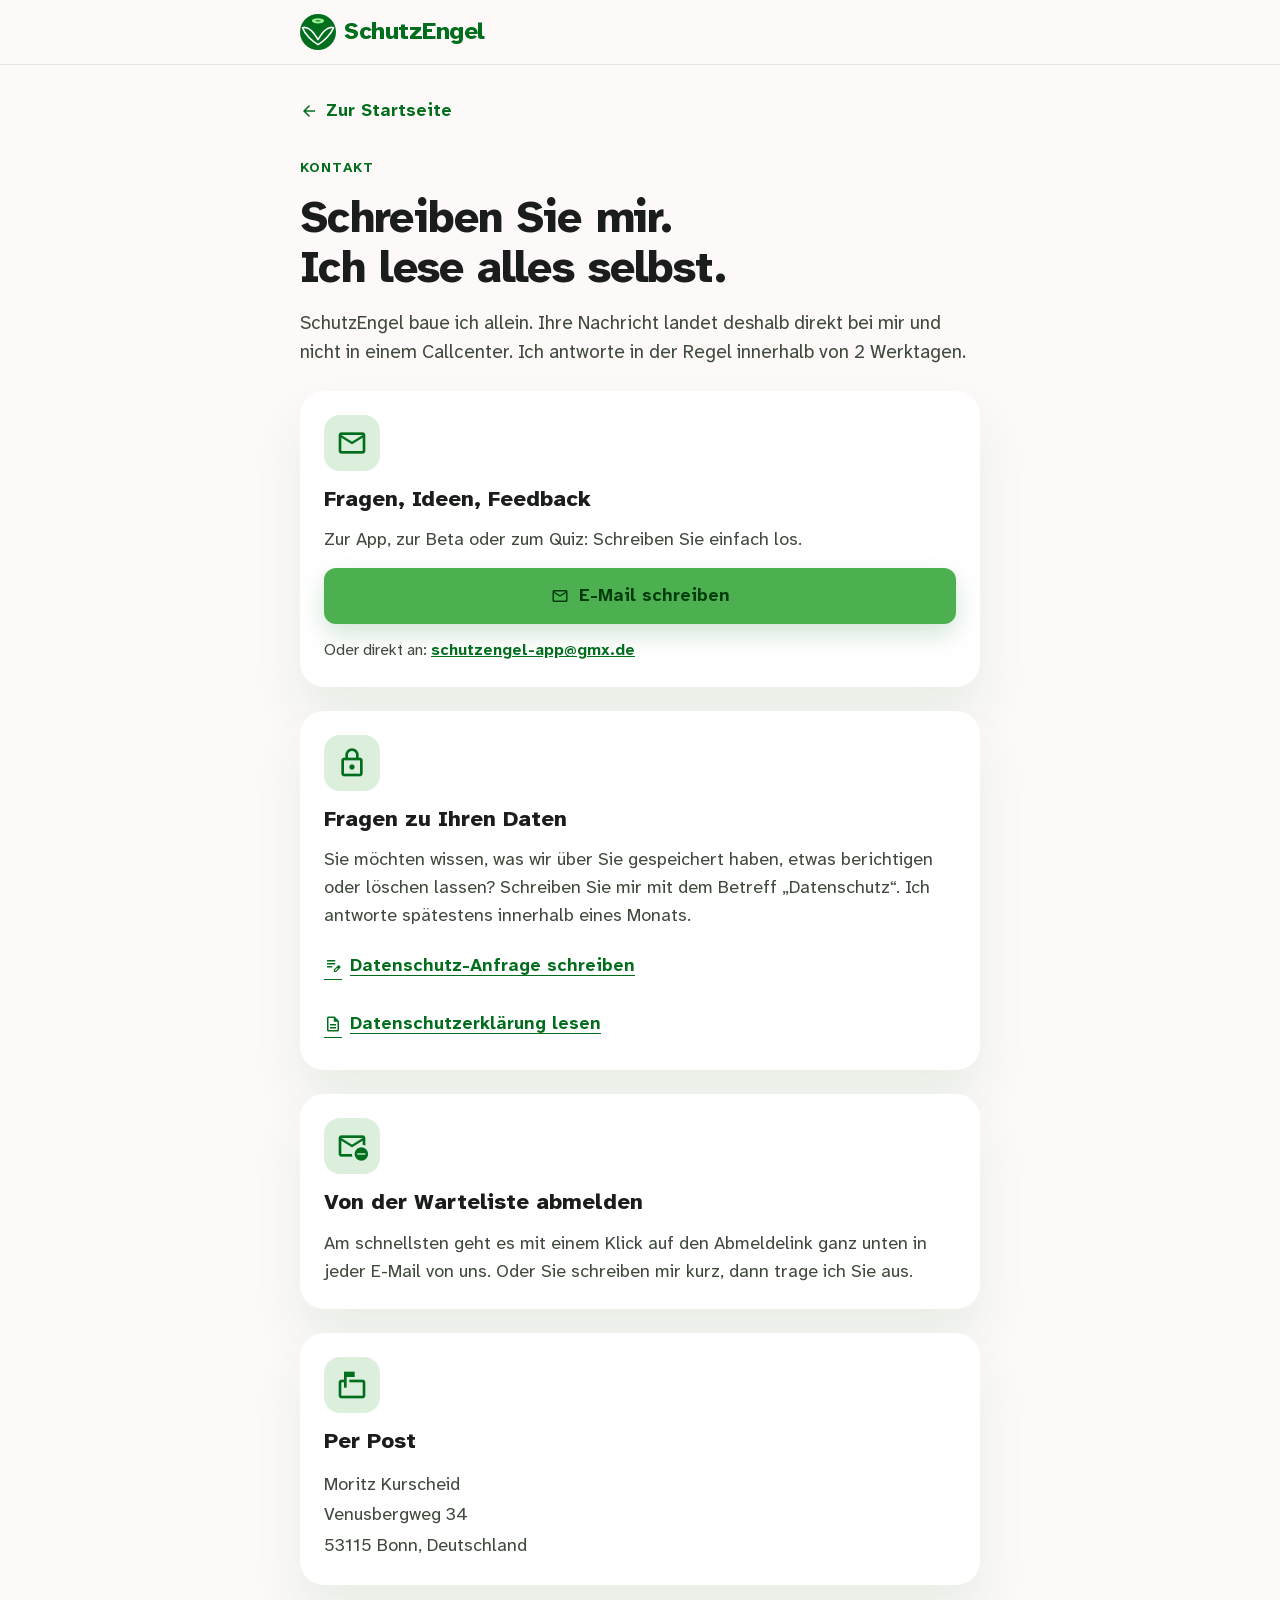
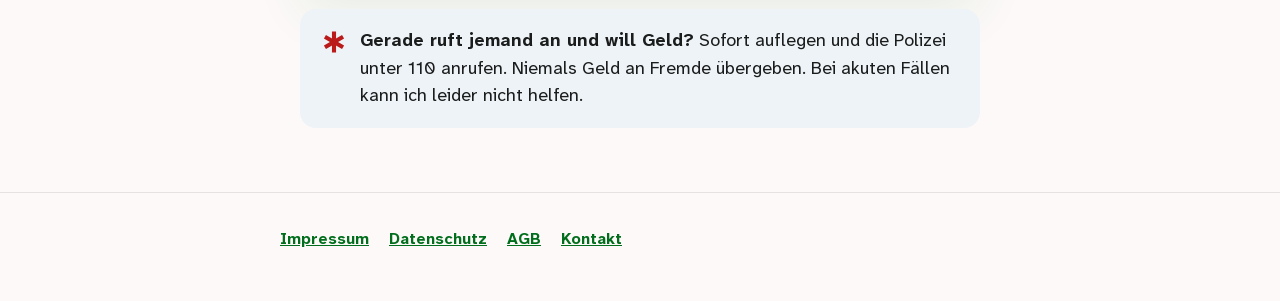
<file: kontakt.html>
<!DOCTYPE html>
<html>
<head>
  <meta charset="utf-8">
<meta name="viewport" content="width=device-width, initial-scale=1">
  <title>SchutzEngel – Kontakt</title>
  <style>
    * { margin: 0; padding: 0; box-sizing: border-box; }
    body { background: #faf9f5; display: flex; align-items: center; justify-content: center; min-height: 100vh; font-family: -apple-system, BlinkMacSystemFont, sans-serif; }
    #__bundler_loading { position: fixed; bottom: 20px; right: 20px; font: 13px/1.4 -apple-system, BlinkMacSystemFont, sans-serif; color: #666; background: #fff; padding: 8px 14px; border-radius: 8px; box-shadow: 0 1px 4px rgba(0,0,0,0.12); z-index: 10000; }
    #__bundler_thumbnail { position: fixed; inset: 0; width: 100%; height: 100%; display: flex; align-items: center; justify-content: center; background: #faf9f5; z-index: 9999; }
    #__bundler_thumbnail svg { width: 100%; height: 100%; object-fit: contain; }
    #__bundler_placeholder { color: #999; font-size: 14px; }
  </style>
  <noscript>
    <style>#__bundler_loading { display: none; }</style>
    <div style="position:fixed;bottom:12px;left:12px;font:13px/1.4 -apple-system,BlinkMacSystemFont,sans-serif;color:#999;background:rgba(255,255,255,0.9);padding:6px 12px;border-radius:6px;box-shadow:0 1px 4px rgba(0,0,0,0.08);z-index:10000;">
      This page requires JavaScript to display.
    </div>
  </noscript>
</head>
<body>
  <div id="__bundler_placeholder">Loading SchutzEngel – Kontakt...</div>
  <div id="__bundler_loading">Unpacking...</div>

  <script>
    
document.addEventListener('DOMContentLoaded', async function() {
  const loading = document.getElementById('__bundler_loading');
  function setStatus(msg) { if (loading) loading.textContent = msg; }

  const FONT_MIME = /^(font[/]|application[/](x-)?font-|application[/]vnd\.ms-fontobject)/i;
  const MIME_TOKEN = /^[\w.+-]+[/][\w.+-]+$/;
  function toBase64(bytes) {
    let bin = '';
    for (let i = 0; i < bytes.length; i += 0x8000) {
      bin += String.fromCharCode.apply(null, bytes.subarray(i, i + 0x8000));
    }
    return btoa(bin);
  }

  // Error sink persists across replaceWith since it's on window, not the DOM.
  window.addEventListener('error', function(e) {
    // Failed resource loads (CSP-blocked links, scripts, images) fire plain
    // events at the element — warn only; real JS errors carry message/error.
    if (!e.message && !e.error && e.target && e.target !== window) {
      console.warn('[bundle] resource failed to load:',
        e.target.tagName, String(e.target.src || e.target.href || ''));
      return;
    }
    var p = document.body || document.documentElement;
    var d = document.getElementById('__bundler_err') || p.appendChild(document.createElement('div'));
    d.id = '__bundler_err';
    d.style.cssText = 'position:fixed;bottom:12px;left:12px;right:12px;font:12px/1.4 ui-monospace,monospace;background:#2a1215;color:#ff8a80;padding:10px 14px;border-radius:8px;border:1px solid #5c2b2e;z-index:99999;white-space:pre-wrap;max-height:40vh;overflow:auto';
    d.textContent = (d.textContent ? d.textContent + String.fromCharCode(10) : '') +
      '[bundle] ' + (e.message || e.type) +
      (e.filename ? ' (' + e.filename.slice(0, 60) + ':' + e.lineno + ')' : '');
  }, true);

  try {
    const manifestEl = document.querySelector('script[type="__bundler/manifest"]');
    const templateEl = document.querySelector('script[type="__bundler/template"]');
    if (!manifestEl || !templateEl) {
      setStatus('Error: missing bundle data');
      console.error('[bundler] Missing script tags — manifestEl:', !!manifestEl, 'templateEl:', !!templateEl);
      return;
    }

    const manifest = JSON.parse(manifestEl.textContent);
    let template = JSON.parse(templateEl.textContent);

    // Nested page bundles (iframe targets). Each ships ONCE, in the ROOT
    // document's manifest; frame srcs carry an about:blank#<uuid> marker
    // instead of a substitutable uuid. Every document mints the blobs for
    // its OWN frames — from local text at the root, or text obtained from
    // its DIRECT parent over the relay protocol below — so each frame
    // navigation stays same-origin with its initiator and a deduped page
    // loads at any depth on any host, including a file:// download's
    // opaque origins (where a blob minted by one document cannot be
    // navigated to by another).
    const pageOrderEl = document.querySelector('script[type="__bundler/page_order"]');
    const pageOrder = pageOrderEl ? JSON.parse(pageOrderEl.textContent) : [];
    const pageSet = new Set(pageOrder);
    const pageTexts = {};

    // ── Nested-page text protocol (parent-chain relay) ──
    // Page bundles ship once, in the ROOT document's manifest. Every
    // document mints the blobs for its OWN frames, obtaining page text
    // through a strict parent-chain relay: a document only ever SENDS to
    // its direct parent (which, for every document the publisher's own
    // runtime minted, is another publisher document) and only ACCEPTS
    // text from that direct parent; requests from below are honored only
    // for the document's own child frames, and the ROOT never sends
    // upward at all. That last rule is load-bearing: the artifact host's
    // frame-ancestors allows claude.ai (and friends) to frame an
    // artifact, so window.top can be a FOREIGN document — a top-addressed
    // protocol would hand page uuids to that ancestor and accept forged
    // "page text" from it, minting attacker HTML as an artifact-origin
    // blob document. The chain never touches the ancestor: requests stop
    // at the root, replies are origin-addressed per hop (never '*' when
    // an origin exists), and both directions are origin-gated (on https
    // a foreign sender's origin can never equal this document's; in
    // opaque contexts — file:// — everything serializes as 'null', where
    // an embedded EXTERNAL frame still fails the gate by carrying its
    // own real origin, and a sandboxed child of such a frame is excluded
    // by the own-child-frames check plus uuid unguessability). Shape is
    // deny-by-default: one request form, one reply form, no error
    // replies.
    // window.origin is the SERIALIZED SECURITY origin ('null' in opaque
    // contexts such as a sandboxed preview iframe) — location.origin is
    // computed from the URL and stays 'https://…' even when the document
    // is sandboxed, which would misgate every opaque chain.
    const OWN_TARGET = /^https?:[/][/]/.test(window.origin || '')
      ? window.origin
      : '*';
    function trustedOrigin(e) {
      if (e.origin === window.origin) return true; // https chains; opaque==opaque
      // file:// trees: Chrome serializes the file document's origin as
      // 'file://' while the blob: documents it mints serialize as 'null',
      // so the two legitimate shapes can never string-match — accept the
      // pair in both directions. https origins never serialize as either,
      // and sender identity (own child frame / direct parent) is checked
      // separately.
      return (
        (e.origin === 'null' &&
          (window.origin === 'file://' ||
            window.location.protocol === 'file:')) ||
        (/^file:/.test(e.origin) && window.origin === 'null')
      );
    }
    // Non-empty only in the root document (nested bundles ship an empty
    // island), so it doubles as the root marker: the root answers from
    // local text and treats a miss as authoritative — never relaying to
    // its (possibly foreign) parent.
    const isPageRoot = pageOrder.length > 0;
    const blobUrls = {};
    const resourceBlobs = {};
    const UUID_SHAPE = /^[0-9a-f]{8}-[0-9a-f]{4}-[0-9a-f]{4}-[0-9a-f]{4}-[0-9a-f]{12}$/;
    const pendingFrames = {}; // uuid -> [{el, frag}] awaiting text for own frames
    const pendingRelays = {}; // uuid -> [childWindow] awaiting text to pass down
    function mountPage(el, frag, text) {
      const pageBlob = new Blob([text], { type: 'text/html' });
      const u = URL.createObjectURL(pageBlob);
      resourceBlobs[u] = pageBlob;
      el.src = u + frag;
    }
    function deliverPage(uuid, text) {
      const frames = pendingFrames[uuid];
      delete pendingFrames[uuid];
      if (frames) for (const f of frames) mountPage(f.el, f.frag, text);
      const relays = pendingRelays[uuid];
      delete pendingRelays[uuid];
      if (relays) {
        for (const cw of relays) {
          try { cw.postMessage({ __bundler_page: uuid, __bundler_text: text }, OWN_TARGET); } catch (err) { /* gone */ }
        }
      }
    }
    function ownFrameWindows() {
      const out = [];
      for (const f of Array.from(document.querySelectorAll('iframe'))) {
        try { if (f.contentWindow) out.push(f.contentWindow); } catch (err) { /* detached */ }
      }
      return out;
    }
    window.addEventListener('message', function (e) {
      const d = e.data;
      if (!d || typeof d !== 'object' || !e.source) return;
      // Origin gate first; the structural checks below (own-child-frames
      // for requests, direct-parent + solicited-uuid for replies, the
      // root's never-relay rule) are what hold in fully opaque chains
      // where origin strings can't discriminate — a sandboxed root's
      // FOREIGN wrapper still fails all three even though both serialize
      // as real-vs-'null' rather than matching.
      if (!trustedOrigin(e)) return;
      if (typeof d.__bundler_need === 'string' && UUID_SHAPE.test(d.__bundler_need)) {
        // Requests are honored only for this document's own child frames.
        if (ownFrameWindows().indexOf(e.source) < 0) return;
        const uuid = d.__bundler_need;
        const text = pageTexts[uuid];
        if (typeof text === 'string') {
          try { e.source.postMessage({ __bundler_page: uuid, __bundler_text: text }, OWN_TARGET); } catch (err) { /* gone */ }
          return;
        }
        if (isPageRoot || window.parent === window) return; // authoritative miss
        const waiting = pendingRelays[uuid];
        if (waiting) {
          if (waiting.indexOf(e.source) < 0) waiting.push(e.source);
          return;
        }
        // Never-answered uuids would otherwise accumulate forever under a
        // request spray; past the cap (far above any real page count) new
        // relays are dropped rather than remembered.
        if (Object.keys(pendingRelays).length >= 128) return;
        pendingRelays[uuid] = [e.source];
        window.parent.postMessage({ __bundler_need: uuid }, OWN_TARGET);
      } else if (
        typeof d.__bundler_page === 'string' &&
        UUID_SHAPE.test(d.__bundler_page) &&
        typeof d.__bundler_text === 'string'
      ) {
        // The shape test is load-bearing beyond tidiness: the solicited
        // check below uses the in operator, which matches prototype keys
        // ('__proto__', 'constructor') — an unshaped key would reach
        // deliverPage and throw, painting the error banner.
        // Text is accepted only from the direct parent — the document
        // that minted this one.
        if (e.source !== window.parent || window.parent === window) return;
        if (!(d.__bundler_page in pendingFrames) && !(d.__bundler_page in pendingRelays)) return;
        deliverPage(d.__bundler_page, d.__bundler_text);
      }
    });

    const uuids = Object.keys(manifest);
    setStatus('Unpacking ' + uuids.length + ' assets...');

    await Promise.all(uuids.map(async (uuid) => {
      const entry = manifest[uuid];
      try {
        const binaryStr = atob(entry.data);
        const bytes = new Uint8Array(binaryStr.length);
        for (let i = 0; i < binaryStr.length; i++) bytes[i] = binaryStr.charCodeAt(i);

        let finalBytes = bytes;
        if (entry.compressed) {
          if (typeof DecompressionStream !== 'undefined') {
            const ds = new DecompressionStream('gzip');
            const writer = ds.writable.getWriter();
            const reader = ds.readable.getReader();
            writer.write(bytes);
            writer.close();
            const chunks = [];
            let totalLen = 0;
            while (true) {
              const { done, value } = await reader.read();
              if (done) break;
              chunks.push(value);
              totalLen += value.length;
            }
            finalBytes = new Uint8Array(totalLen);
            let offset = 0;
            for (const chunk of chunks) { finalBytes.set(chunk, offset); offset += chunk.length; }
          } else {
            console.warn('DecompressionStream not available, asset ' + uuid + ' may not render');
          }
        }

        if (pageSet.has(uuid)) {
          pageTexts[uuid] = new TextDecoder().decode(finalBytes);
          return;
        }
        if (FONT_MIME.test(entry.mime) && MIME_TOKEN.test(entry.mime)) {
          // Strict artifact hosts allow font-src data: but not blob:.
          blobUrls[uuid] = 'data:' + entry.mime + ';base64,' +
            (entry.compressed ? toBase64(finalBytes) : entry.data);
        } else {
          const blob = new Blob([finalBytes], { type: entry.mime });
          blobUrls[uuid] = URL.createObjectURL(blob);
          resourceBlobs[blobUrls[uuid]] = blob;
        }
      } catch (err) {
        console.error('Failed to decode asset ' + uuid + ':', err);
        const blob = new Blob([], { type: entry.mime });
        blobUrls[uuid] = URL.createObjectURL(blob);
        resourceBlobs[blobUrls[uuid]] = blob;
      }
    }));

    const extResEl = document.querySelector('script[type="__bundler/ext_resources"]');
    const extResources = extResEl ? JSON.parse(extResEl.textContent) : [];
    const resourceMap = {};
    for (const entry of extResources) {
      if (blobUrls[entry.uuid]) resourceMap[entry.id] = blobUrls[entry.uuid];
    }

    // Artifact-host CSP (connect-src 'self') refuses fetch() of blob: URLs —
    // consumers read these Blobs directly. Survives the swap like the error sink.
    window.__resourceBlobs = resourceBlobs;

    setStatus('Rendering...');
    // Page uuids have no blob here — they ride inside about:blank#<uuid>
    // frame markers the pass below resolves after the swap.
    for (const uuid of uuids) {
      if (pageSet.has(uuid)) continue;
      template = template.split(uuid).join(blobUrls[uuid]);
    }

    // Strip integrity + crossorigin — blob URLs from a file:// document inherit
    // a null origin, so crossorigin forces a CORS fetch that SRI then rejects.
    // The manifest bytes are ours; SRI protects against CDN compromise, not this.
    // appifacts: only on tags now pointing at OUR blob: URLs. A reference the
    // bundler left live-fetched (an absolute x-import, a runtime dependency it
    // could not embed, an authored external script) keeps the pin it was
    // written with: that fetch is exactly what SRI protects. (A crossorigin
    // on a parent whose child carries the blob — <video crossorigin><source>
    // — is left alone too; the attribute is then the author's to drop.)
    template = template.replace(/<[a-z][^>]*>/gi, (tag) => /\s(?:src|href|srcset|poster|data|xlink:href)="blob:/i.test(tag) ? tag.replace(/\s+integrity="[^"]*"/gi, '').replace(/\s+crossorigin="[^"]*"/gi, '') : tag);

    const resourceScript = '<script>window.__resources = ' +
      JSON.stringify(resourceMap).replace(/<\//g, '<\\/') +
      ';</' + 'script>';
    // Inject after <head> so the DOCTYPE stays first; prepending the script
    // would push the parser into quirks mode. DOMParser always emits a <head>
    // (synthesizing one if the source HTML omitted it) but may carry
    // attributes through, so match the full opening tag. slice() rather than
    // replace() keeps us clear of $-pattern substitution in resourceScript.
    const headOpen = template.match(/<head[^>]*>/i);
    if (headOpen) {
      const i = headOpen.index + headOpen[0].length;
      template = template.slice(0, i) + resourceScript + template.slice(i);
    }

    // Parse the template and swap the root element. Scripts inserted via
    // DOMParser/replaceWith are inert per spec — re-create each with
    // createElement so they execute, awaiting onload for src scripts to
    // preserve ordering (React before ReactDOM before Babel before text/babel).
    const doc = new DOMParser().parseFromString(template, 'text/html');
    document.documentElement.replaceWith(doc.documentElement);

    // Resolve page-frame markers: mint this document's own blob for each
    // framed page — from local text when this is the root, otherwise by
    // asking the direct parent over the relay protocol above. An
    // unanswered request leaves the frame on about:blank, the same
    // degraded state as a refused embed.
    {
      const MARKER = /^about:blank#([0-9a-f]{8}-[0-9a-f]{4}-[0-9a-f]{4}-[0-9a-f]{4}-[0-9a-f]{12})(#.*)?$/;
      const needed = [];
      for (const el of Array.from(document.querySelectorAll('iframe'))) {
        const m = MARKER.exec(el.getAttribute('src') || '');
        if (!m) continue;
        const text = pageTexts[m[1]];
        if (typeof text === 'string') {
          mountPage(el, m[2] || '', text);
        } else if (window.parent !== window && !isPageRoot) {
          const had = pendingFrames[m[1]];
          (pendingFrames[m[1]] = had || []).push({ el: el, frag: m[2] || '' });
          if (!had) needed.push(m[1]);
        }
      }
      for (const uuid of needed) {
        window.parent.postMessage({ __bundler_need: uuid }, OWN_TARGET);
      }
    }

    const dead = Array.from(document.scripts);
    for (const old of dead) {
      const s = document.createElement('script');
      for (const a of old.attributes) s.setAttribute(a.name, a.value);
      s.textContent = old.textContent;
      // text/babel scripts with a src: read and inline. transformScriptTags
      // does XHR against the src, but blob:null/ from a file:// origin is
      // silently dropped. Inlining makes it a plain inline babel script,
      // which transformScriptTags handles unconditionally.
      if ((s.type === 'text/babel' || s.type === 'text/jsx') && s.src) {
        const pre = resourceBlobs[s.src.split('#')[0]];
        s.textContent = pre ? await pre.text() : await (await fetch(s.src)).text();
        s.removeAttribute('src');
      }
      const p = s.src ? new Promise(function(r) { s.onload = s.onerror = r; }) : null;
      old.replaceWith(s);
      if (p) await p;
    }
    // Babel standalone auto-transforms type=text/babel on DOMContentLoaded,
    // which fired before we swapped the document. Trigger manually if present.
    if (window.Babel && typeof window.Babel.transformScriptTags === 'function') {
      window.Babel.transformScriptTags();
    }
  } catch (err) {
    setStatus('Error unpacking: ' + err.message);
    console.error('Bundle unpack error:', err);
  }
});

  </script>

  <script type="__bundler/manifest">
{"df9fba8e-7cab-46b2-90c2-60a2d3475281":{"mime":"text/javascript","compressed":true,"data":"H4sIAAAAAAAAE6V9aXfbNtbw9+dXUJyMAlgQLTlLW8owJ02cNm2cpHa6jaw6FAlJjClCJSEvlfTf33OxEZTkLvOensYiAILAxcXF3XF46H1z+u70/MXH01fepORzL0265bIQ2ZwdVmVyeBCIyut6KfcKLjyWZiLwztl4meWpd5uJmfdpvCw8+RyI6pOHKsY8MWPeIk6u4ynzzk9fvDo79Sa8lMUVX5YJ6/Iiv/dKlmQLhoP/85cV8ypRZonwBwhherK6iUvvXND3488sEUHKJlnBPpR8wUpxT84ERYIUhGF6UnhZ4YnoXMiSFSuWc1bG45yFrR5JeDHJpkv7fFtmwvy+ifMlC9kGh2JYjCgjH+tOz6A3cb9gfOIVLepX9/Mxz/2o6Ph+CE0Gk2WRiIwX3luEVwkvKuEJepsVKb8NzlmciEE2QS2Bxazkt17Bbr3TsuQl8mv4hp7b3ssqCeL4Js5yGKN3z4SPByUTy7LwxMZ+8aN44JOv3p/906++en/2lx+GpXhBEQqCQGB68hbhIClZLNhpzuasEKrCBYlAwoywoCL4fcnK+wuWs0TAWO66aeJjOdIC668UyzwfqDfY7htVUmYLMUxjEXfTpKseRz4mq0XJF1VYkkXJbjJ2G/IN/RqxKJgy8UKIMhsvBUO+fFE29XEUwbfM9FaCzRd5LFhYBFlRsPLbj2dvyecqZO02CwS7Ey95IVgh1mvfJ7tfq1dFNCZ9eAyzRFF4WQ1/Oxkd4OjkMGB3LEHiz2eex5V4U6Ts7v0E+ceH0MuJAhajlHb76zU7hqGm7G5PDyUVQZVnCUO6TacY9kZBzoqpmBGGSUUBKV69P/sQlxUrEQ4W8ON1yecXosyKKRLEh2kfzsQ89/E/XYnMwiaHlaj+l5UoAf5Vu109AH/3GzX8vwbwK+zXHarW8A37AjxsBjkTXjEQ5f2qoN9dvH+nYIAE3iSxSGarv3h/I9dvvXboA5dkyl+vX5RlfB9klfyLCvyXYzErX5CSsuCRrmy3ded1EbVfiepC1SOnq81gwkukOqs8PvE04bxm9xViGFfD3qhFqf/Ib7cRH1YjyobVyMJeDc99h2ONNRFvDrt0YP5B4rwEJ5UrpIGasoSn7MfzNy/5fMELoBGFAe5GfRIVQbXIM4H8Qx8HC75AeL32zzkXPg5KtsjjhKHDyyBNLgNAxUdr9Td6dEh837aVxOmVoJ/+z/M8L6iSrnxzxvOUlatxnFxPS74s0jDhOS+78+wOZYVXldMxSZZlyQrxEiq8L/9NRBkX1SKGMjyQ3XnemJcpK8P+4s6reJ6l3l9086z3Z/10yzjNllV4tLgbjPldt8r+yIppqCvH/G7Ab1g5yfltOMvSlBUb+fp/rtn9pIznrPKqpFvNsoKtev92Jtdd8CqDBQn7vd6/YRAb+LG3ha5XPQNAAWawk0XJ4nlWTLeBSP68ZVYIVi7g1zyrqqyYruynSpbHIrthFgh/ezWe/SkU5cuh0+DvTyYMx2zCS/ZPJ2XeA/oO1Ch8/NgMyk43Hlc8Xwo2yIqKibA3WHDZT5fdsEJUYcGLfaDIs4LFZXcKuAEb5ateyqaknI5jdNT/gvT7X5EvvyA97B09+7cufvoFOTp6Ro76fRJ89Qx7T774974Xnj/5N979IGAdC58CogCSDOIim8dyAga5vH7wtPJYXDEvKyZZkQn2DyBciFk3mWV5iorOV0CJthrg/3kN9va808z2v6pn9gDo/xlN2OwjMV0G/NVqEacpDPHp4s77cnE3mPBChP3+4u6wHzz1lll3zgteLeKEEfvLDEih81+M5YttwnLLy7Q7Lll8Hcp/u1BQD3F3W6ZZtcjj+zArAOO645wn14PbLBWz8IjNBzOWTWci7LP5NhEy47xhpciSOO/GeTYtQjibu2MuBJ8PHJgqPHz2jJj/gyd4sENGZasegf+CZ/+YSu4QANPBsmJlt5LMilzzffBYFiWreH7D0hWsUncSz7P8PnxgjWQTuWOCL5+x+T9aswcPg7+Ngf3tHpoQerK4s1RII2DPe7K4q6c945WQf+PKYOo2da4b53yaJdvNLFUTfBECaudsIuSPP7qSwwyP+k+/ePrlk+dPvxjM47uuQqnnvWS2Pbbnizuv34NVrQHwr3Gv1zvq6SX912Qy0Xvn6G/tnSY8ni7uBrezTLCubBQuSta9LePFPkqspn144J1lMOHK+3D+5t3Hq69fXJy+ffPu9OrlxQUIlvFiUR3esrGXsuS6W4l4yrrsbsFLAXLx5fKo13/qXTO28MZczPSo4MXqvkg8kLhyR6L2SjaNs6LyYiUxe5Vgi8A7OFTn/JylWewtyqwQ3kr39Z8FCNErbx6X06wIvV7wLJkPvI2ultItI56Uar2Vp2hBVlRZykIvvuFZWjf+F4yEc0HsL+/Eoom38jQN8OKl4PVbB8Q7sDQbfsYTwUo7QE8NWJ3K3Tj9vKxE6LE7EIG97i0bX2ei+3AT2wsgRVryRXeS5YKVoQer5LWyOQA7LpzO/rKl7dOeAN2UAe3zul99VTX6dFosS3VYeEGv16/+or9MMNW8m/BlIUKv/0C3kyzPu3MOqwEY8hfdAoUGLBMs9MplUcBh6PYriUG2Nd7evsGq1YN/P5H3gvpwzpIxT+9XhtLD4a+xqrexqGF+nBi8cNtv/FrI/ywVLor7Z7QIFrGYFfGcSTEAJCSHeY8eHWaBYJVAbwRIIxjEBCZF0R/P3yIRjOMKxIX1WkkDuqumxADSBsO18PFGCh/Qk67fI3VsiXSecISXP+QEaMqTJWgxjOzO6FuQVuQU2F4R+y3ChNPPAhUk54lcBDwQwTwur18zkcxYijgmIqiYABnlXTxnqiBO+UJIwTtFHKRxrYm5uoIjCfRi1Xo9gS6Q6TiYlWyCAzFjBbqiJ1cBv46upFyMcOj7dY0e/[base64]/VY0lQLcdVEKcpSjFR7VVRynImGErxZkOGIwPTpfraGZvzZu8NEX4KR0gSSLH8jIl4vV5tDLTm1KmIguF0FIF+NF7mYjBvUQo03+u12ygdTkd0js32STdk6LxphX/vBcrJKgiCJQmCQLV4f8PKMksBH1ebjYHvhILq0bw20WsGOB65DygDCb5IWYleoBjjcOI+kgwTLsV2Jujhb8MX3f/G3T+uHo30r173q6tHo4ND8iNUd6PLtIMug8u0g6NHh/UKvlLUx+xZrbwqcCDKbI6a21dqz4a9EaXUR367zYZMKze6fVmI/Xb7G0mZ9Nygd6Y1aX3S7WNsd/9raAc9lubrnLrNe6TU6jnQtrk1urxTBnyhv4/xoLrNYOdBIV4lccV8GFGoB8IppdVAFrfc4pYtbjauBhoVnJaV1FgZALR8PclWY5LY6hh9US6ZbdSzxZM4r+ryvi0HQuM3CCXUwGiXhdLbp7b6R6GOAYajd8v5mJWI4dAsxgk9arfNOB/[base64]/ab3eU37422XaOVSjqMwoSlpGwbBSI+jQfqeqB7Gxq6E/PPQVHlS0TzLKO301zMwOs92uTnoDuSrFMDPvVM6qm+IR4F/V7ZJK4Z/k9QdZpwPbu2pBmR6hOQ4lkaxnRTKM9ehzAF7W6avxmompxSkldf6Z+lXSTeI5y7s++VlIbu2CCeTHXjwel97YG6eZN065Ny69JBPMA/bLS1nupZPCY3Mv80DWuR6nIL1ce797lVfF84VXzeM896pFXEij37W0/fFi6lXLsVctF97SgxHcjkvfKIk9H2NSCLrS0j2MrYxvtbDvE2XVM6XyyScC+N26EJ58IoB/qAvhySdiwnndqXzyiSjrktInwnkLXpk5nfgkiReSGzdl+tnfkNJaMcG+elqIMmMV0kVMPxYCUG6B0FCQYoTpybAgYoQxeeQCPs/57etlnl8kJWOFF0shE6S11zxZVvLXhzy+95IZS64ZaKsLUfK88vShAH9Z6aVZBQBKzY8PWSKWJXtT6B+m/JzNuWDQI4hcYMKdv+M/xXkGXKSntENeJtj8IuEL5uWcL7z5MhfZImfefClY6hX8jKfLnHlF/SJfsMIDSad6I3VRXsni9L0yCP++zEqWeiW7YcAmexX0nHoVi+c5qypPrTdLm4jxu6ArXiR5llyHPi9ewg+f8CKZxcWUySL5C8qyYrEUUPQGfkBJtRzPM1l0IX9B2TW7T/ltAYXfs/tX/LbQpcuFLvtxoUsWJasqXfgBfkP5nC8rZno4gwfTh6xRvchy1Y8sZaCksBWn8GTrchbfMFv3Fp6gbgILD8USA6BknC9lH1/nS/[base64]/R5XqpVDleh2gxi4C1NgVgBoDXKgwkLVKETuAF6bEjsK20UOxLfR4bL1V1zRavTGlEhJWtWIAaAugtw35SdBPKAqHv534j0drf/ibPzrw14+Hvz0eHTzGB5/It4pUn7Pp6d0C+cforqvUMus00b8w8js/iY6PD0984k8zHxOuuqWXl9WB6VQ+6J7XFEUteB76j0d4PfzthI7ga983v4aOW91uNzpZw9/h5WV1eXkxOoi63VZ0gtfoGClT/VoK1mvY5HHJ4rXIRM4wiii8cngywn6Hi45/glHdx/Hl5eHl5ROnkXRpOMHr42Hc/eNF97+j4W+q5mC3JzPP/wp6SBtzrKeILiuMoK9RZyi7s6Lg6AAGd1kdUHw4raW/7xrOFoyeMGsz/q8gqCScVJieAKOkxOGoDHnn505Vm5blhw6nJKMnftfvZIHgb/ktbLWKIYxr/xf7yveCIEZk3yTD9KS0wnbEQh4ViONOFhYgRta87S9KS0Xrbr4VBBWEkRLTE//Y77BO2fFPjg/hl3/iY+I2PjyesXzOBLqs1if4cJoR/[base64]/sd6Xq057urvFziCF4uwqOdQNTC3ofRhYNMUhrEZ+LiWDplSHYBPUKi0bOVxb1cac3QQVhFSDPkOtCIe/og4HtkXShB51AtWRHPcPJruXFY0qg4uV5crNLysLi9GnQhfbi43l9XBIyUwuQLdsD+y0gU9eYVKkNLlQmZFki9TViF/tapnDJ5QCg6Hu584nGKnM6b4Zr3h2/0Ieuc4inw/5Dj4zLMC+b6ZFqjcHKT8QbhYKfEDvl8uQdsJMjEULUouOPjj+FGrHx7+hqKw29WUD7RV3VFnrXBP0azu6AA/sigohSnB6OFv0vfJ+nJ0UVJV61iIEndR0MGucouxBsSZ9RwzaxOtrrMiDQGu0ikqLIZHo41yKYLvFcxKDUPts+UTrVQlfp4V1z7x50zEPvFB9+4TP5PD8olv/rL5mKU+MV5HxJcWhtwH/zClN/aJr8QnaV2ArqSE5atjF6orJurnOVdnrR8vFrmsUJCQPwtuvnc3X/gjR1dbsnqNWgULZnGFxNZerFeUu61R6/C3rZWpF2a9bpIRXgAZkStelUnKE7P+Cmz6IcnjqjIPWWp/[base64]/cEuxSXxWUJh5i0Fe2qxls96bJnzhljkWOwpcWiCg8P08RZfaAVQVbcgCgvLXVAGhOe1/SYUvlmaPSPqht/vS6ManIeZ7ngtoEAyQNHrV7YKtrtUu0CEYd+u61IZpjN4ym7PERRq7qZYmNJZI6XYNVRM2xa+1p9x9qXM8dVUXID2ntTbnDADN9VQO4BVdMI+Ie0KWlLgGUETdNSqiq5hC13fUzZlkHyD7ASIkakJ6z8d2PUlJk0WdXtsj/YybP+Ubv9R5DkLC4RJubtCpPKnNuZ9LWEffiHXM6zeFHvicxwUK2mo6rAeyZZ0OFohz1RbzPr/coe9n5l2/rilQhLcgM+2mygXy9bYEAAS4C/[base64]/TYNTBl9UB+ecFl/jRYVbvi1QvtFpbu417egX7pqDvUA5RYxpYS/QJrtw5a3uYdfDWAtYsrt7fFigRROAoEUMxChXpkFYz81osaUJtdJwYFtAYYrYMkI+QNqeVw/[base64]/3Wfe5AcoSTc1iXdMUHtzG17qxMthMu3R8eL2Br81pj1xQZRKCUVx05yfQcoDhk8c8mtNpeEGnZErRvHOBD48Gzgflns3BSo7ATH5wGUhjeRSyYbcziqTJXKlV/i0lkowsofG/0LDX/SruTkarJ5u1/f3U+f3c+f3lRr76DT188COuZmbBkF5YypSsrndLTb5tcENRl1lBvYOKrsAHNfdlwlIAqWsWLqO5UFuCAzKbh0p5oLTbObYOMdnwaNQUF0hK851CeHFJKU3X69ZyvW6lpocp/d1sngx2F9EPuXyodR0Tgaa4g5brdWp3RXncj0RY6DM9oct60LF9UINO2u3YQGHOUAKiXQz/MINZE8q17P0NJle0sg/w+qTdvmq3J/owoZReGRcDCwiu2c5vAACVfZATr99LrV1yqSkBmpI5pidTqBzOR1ixUVPq+3bbzGlvMD82vQzmyp4+7dDlcD4i8+PJ1mAu6AQqbugV/BlLR4/eZaplswu8XjdLbvBg2qHjCOB5Ed6EE4HsolzYFbmB5bCwn262V8Ei6e860G+1jXV1k4mrGdB4Jze0FDSQOOizp/gQ/qnfmTPTr6HbKfRCOPwtAIETeuJ08gglh0fPnuED+CcQXH+m/xxc4FKp5UZHxO9Jh6uyXqKn6zV3nqKn4RNJyHLq/6tek4T2BslxNkg6HZx3aIV+R+UwGUUReGVz+4vVqk6H80md6SPDohzTp5HVT2nxB3SvHYZDqxYKgsMpjqLhyNZLzvdNAUda/7krq/+0Da4hWKWHo4EymLf6GvEzU5ZTyZ5annQFXoJhokM54w2fDCEWMYhNwFk1kjQokRJc0oXm/nqdGCEDRGixyP2aT9V+FH7K537tnsYYSjBZ0tbVen0VgOpFqxJBiGGolFwfT+IcfP1GICDbJzy4areX7TZqvhf9INCVdLXCIWfmJ263M8WxKv2OekdpeFQTMmUC7CsfUIw3WB4iE5pIAuAK5T/jdhtN6I9QKhV8P1uHI0wmUi7LtGM7+CfQeGAgsNnuSqk/QLhfcc1NB4uKLVP+ElQh9gvPMYmVm5Ttp2gZSE4cPV8XPFJaCszGQgKeDc2vxmUWS2XDZFcb4WNs54ex9ZOY1PoZPNG/YAn8ZosJL2U9KFZe89Kp3VEH4Qn9XQwno/UaHjsTdWg4yumOmf2T7WEoCzycdTUuSEWRtDq32614S/XZbrdYwOfgNCiAMilYD31tun+pO5Quhq3eCKhJq1eD23w9ho/[base64]/vF4Do73jKgtO3p2en7z5evXv/6rTdzkFbsR0LrCkw0Wdf2elgxzrlJaB0yAOpJ4UuK5yhBG8wYoFWtGLLKX6uC4k8bRHKSI7pCVcmgoTEmJ4kKAOnVpIDubLwq4Krq7goODgBp9SZMqlq4H1WsFOvqJOmHtjIHHdXTMpuOFDhCfKEVKjhHH1XtcApdsD28fQXBTPDD46ZVlXWbVt7QLw/pFwGFot4ChRoi+V1tXZV0gXKGN2r4YemMJv40a1bZml2dLrVVJkZ/Qh8tKXRkuk6a//2oxv9zlv1V1EF6+NUb7rplk8gElFwdaUDDCIfd/zLnt8pBjNF5xhoimZC+mEzDHkfKp6z4DYuC+QP6wicked3Gl3ViN7xQ8/vFC6DMm7aYSTwfwJeAzS7ajdvG7CMnUIL6u12o4nnYxn0HgLxrUlA8XeMXdaq/QJBCobXZTyFvUpW1+w+rDbgvK1tYQrrpaIO5e2+Fd2zgZFDwEaW1T7stZmcA2hsIOY7fhu9QD546vnqOzmxx6p0dVNxdV4dZ+hvSGaUFKGlLmAYimCh9mx/sJTwsgvn7d/+WB3E52+Iv1p50oAvv9rxvc3GxyGaCsT31XkFiDWe6cAEcSkXdZZ6ceWx+ULc+0ofi0OAdlZJ9zVDHxO8rexMYPC765JvSIJDADD0ZbWmCaX+mPOcxYWvEOLvzNzfGDKZYLxxEfV+i6x/QGIr8UKeVUKGzftg/9iujStZB758PuHUcuzb7STX6Ia/yugn+W7PJ/0eUF1FJUFb+eAQDEbnRNHkleJjGcrroIQGdCewvZMd3JxQftKLVBMuCW6OtCI+HI5CNDFH8lSghDxWJM6DcVD/cSfrPPZt8pPCi6EbDz3u6DWadMDDmkzoEBRm+xY33pCJ2nFXZNmI5QiCICfDchRekUfKA3q5qcMtdntabkiletKyNkpJQuZYLXO9zrd/[base64]/SsIRiXokLGFRYRXOBKhnFo1lJh1lNyRSY1ayOTJqiWPIpqTr1P6hEL6u5ZYrnNVPcbmumNa6qbFqgJZk7sshymI7o3GhwEquUQsvAGM1polAmJVNMT1I5zSmWe7UI7JIBO7B099DpX+4h+24XPLa705yP47wrXZHrnfUnr+3DP4OX/l7kgO/40tj1T4YCLi47aFYm+z6vsUMPoKJcn4gR32+SBmtTZcSIaljVRq3Q90lOx/Tk8DJAn6u7tajuMLqM1v9aP7LG2TGO/M/VnR/6nytfhuL92WaJ//fNMqGx3Syx3ixXNGnp41YfAM39s6z3T6r3z527feZUWBwzoUm99brVAvNLMyORsalHasMB3C4o3+IJYUNUFoFbF0p/OnaknGuQcio8pkWQ8zg9vROsLOIc5egak2syNgF4NxSNyXW9k2/pGFos6K3iLwAhNIdwWxv9toYDjRbmNIL+yG3d44LeIEbGmMzoYr2+QSX8vqet2Xp9oRiVRVQEmncy4/xGYiXKyAKHO5UoIzNMTukEKMkEjS0lIXf0KpKU6HaL2wHy073TDh4GTcKEyKUPT9drm8zCeNtU/mZTi9j3ZnO/pBeRXVvvE2yhT14i5TwZGxFnhbdaSQ7w6DmwhpoXnKuYhR/P31ZeXLKaV4yFJ3kjD2SJAeSb8GIvl97FOTT3d+evErBJILyDMOn67EVy8neRAkd4S6Q2c+ZgJ5HJGMKXG7uYd8AiQ6gtuSPvcPhOI8Y5vYtWm1BBUyW4OgP9aU2rX5J3QKuXUuR8qRyVDLlar5sFkA1MrakM7DD1ikhtOR2+p+/QWKL4e4cJQGe01cPkZfMYeG+PgfcPHwPn5L1zDJwPX47oe1AmnrXb18BXgNruwuEt6rX+34Ar+Yu98H2Jw5fmAJrXB9B5fQDN1QH0krzD9OSl3Evv4ABye3mB7sk5xqH665xDF1vCZZLzgoFMj1o9VwXCgThsBWK/yHPkH4CCUjoROApvG/zGd0in2wwi1gqpnq5lUKvz0AqeZ0++7FtrAngs8GMTgTngnQ4uKSqPj5/hTtlhQTKLy5c8ZS/Aa2Xds35K+oWOH/gdVJ6cnPQcS8eT50oBcFerBbW3oif3umf81D2+UEn2wF1dBwHBRr6JK085Lno3Wcq4Fy/TjDeDg64Z9cOCC+R3QGfzsxhpp1ACMj/2yZWgh91VjxxtTDCyG4vcHR0c3pMX4IWAonDMZvFNxst1d87/6I6zAjKbSAPpWNDDoaccri4nI8eb86XjeuT7hNEeKWmPcK2/VQ4ejSBGdlypiECu3sspUxX5cdVuj3UQrRjmIzzAeacjVUPDXEYJHoLOeZjreM8Da8WAQ9Y6ER8c+iTvHIF0Ex/3oiqMO0eDomOzBzIywYTRSb0ROW31yZWTn5DmVptwJdzUhgnWEkLeSbajMwd4Jf/GzXlAMDqOzTximanuUIakxp2+fDrwtfXcHPtbk4k7R3gQ04mczKRztNE9yVhqC4MJ/VUgGBRuTjbHHfSCqdFMcAQtQgmA5hQsMDYbY5gyYbuZCVnOdLyyWTcT8ClXDtaoRWkGi0bNgl1e+tFR2N8aUaevvt9vWFSyeoXZzgrn20BhsMIJzSVQ8u0VTuADyW73l5c+XjVayn5Yhx45jVV0sp7vyvwYQhBwJ8xUeLIu3JgfIz8qqbR/zuM7cFKHmG1ZM/CV6x8cHVweHUWHZoR1Onv8S94xVw8LenbJ+2hKL7RmUG/yge+oSc63WH/dk+NNLpVm5XpdBldXafKygggSG35cF9buCWUgKRUk1pSHQUZPhhnhwM+adLVSY4gyPMIDHiRV9ZHdCSoiSRZCx4ieUWPVHWTdriejgs3K8mEm8azV6PlDmfEyE/co3wnNTuieMeR4kLTbHPTwpgJ0MJg81Cs0VsdI3R5vaq4CnIAk65pvdws6SOewO9OQd2wjps6PwDgeikCnvqLOUt8L402iNpSWnFDtdcGl0CSdI2kB1jaddkPbQnBQyFwpgdSL6KwsiIHCA4J8dCaKW6WA/pnF1w13yY/MybRrnClN/kodwmN9sMCiqZhwyEfkh2DnDUGhrBCS1QgJpglMT86ZjHjRUf8N/SC4RVr4WK6prH0tjUpXAuj5U6kZHigkulUgKi2IsvX6Vs27hMQtahqY3AuUkX7vCF52MpHktEKOZvhklYPt+4yhkiQYcoHUq/N2azv9mR18jy5qV2NSW1Os3NVut+6YVvHD8jbz0VwzrFWrTRGv2rJSZrVpMt82TSZGhwK2xgKkUcQjf+13LvQGxR2URP7amHShhEyMmhNy1xjrqhKQPtaWFbQkSjlhFSSSK5124i3ZplQ8+8WWf8NwTK7V/pLYf0uv0RIPxnVQgkWN29oc2W6jC3pLbmkl0C3GBMn2Si+4Xo9d6zRut29drv2WNqoh3AUmOx+OR/R2k9U88DywEhsdOg9ghMhGxvL1tdJwmyAc4MYGRpAdSnKWb/kFgQRsvc0h8BziS6I9ZQiHPQmy6y2QebfSYoitPJszdBsorwm0VI6TrcU2tZzRJUMLogSZ24anBr5RVvFb5aJBrtdrdE3niuzXei317Jh8QQesSzfhakNMC5Doh6qzXQO1Kg9/NF8b0Zn0K9CzuacJ01Vkhgf3Rr2N5rrHEb3HG5nu5aoG6QXVzf560K4ZWdcqN56FwOHNYB6UbEKv0AUZK/dpTGSR9bl6gRiZAxJovbjSVozlPrgGbbYktx8Y7ffIjaBPej3yiiljvd7wNyKqE4/ciG4fyKeUz/3QMQ++33G1MuRZHRNag+24ECFtEgPb/qqoldcbp1VCQUIwokipDo0KYTyyQ/qgATKhJ2g1Z1UVT1n4iqEJaOpJrHz91U7MJmAWGsQtSrnka2IipOWG5Go01XqNwIuDwHCwUcmsqhm/BS7a8O0razooJRWP4cTOkc42VZoTL5aFmw0ZM8jplitYf6v3h7VhS2HkW+o44566rm7fRoH8vnAzrcEx+G0UyI6REtneULnpV068HPTyEYlZVhFfp/gm5lnmtPPJalMXKTUzKNxnWaXyUkES6dVmUzGhsnEplgGqVeN223kAGwMTbyFpZd0aeJOE/SjznKE/ebfRbGM1H6+y9AwsWgivGoW6pXCLf87y/EdId6CaK/vhT3FeIQPM1WazqSH/hxOZJlPzv9Y1yH/1Uk7DJ77SbEDgmCmRafp9Ijqf/s+ggfGptXnumsmW2m1bgddrWz74hNEb8oa8bcTL/Vg7IljXFLsfrNe6JAjCujRwegIZqOrwNVCIu02LP2kqHd31dm9R69dYf3tL9cFUaiYOkhNk1dmTdwkQ8ntyod1+klnJ5yxa1UpF4ZxQJkJOHdld1RgO9U24/w1nCf/rrOD30Qv0PRGg2FGqngvp6ykCTRQcGL9GylFR1Nqnglj7WMi0Jqo0Kd7Av35EUbFe+5B1kTzvLe587ASegTtohEQkpM+CZFGUIqu2MaoxrZqKVUc/5ncQi3yZUNwMRHE2Ssm6UmlcjXWA6CSQKiu/ihMmUhkTig3Jov+ih7+kMsr6xBDLbKP09G6aLradvH9QB6fbUGCYuaGR86z4WY7QOFqQeVZ8qwaprm5Qg3QWQZ8YVOc4tAfHW4QH3ytq5rE7wYq08srAbqEGhcOrarlgJdx4EZdT6dtQ1RSNTyb+fmIiSQ+fTCjQWkvualTZQ2vgADANWpTuvgUJvHS3UYA0GX34G/ghyuV2oqmYpWCei9y2T5dk13PYODKx8ibT2WSQzH4o4fvXEI4NiGP3pNCm2bqgWo4bzwVjaWUA7pNWv9HYURdv122rk7frJ3GWs1QTYxWlt135Y8VKpeJ+oMFPEK3abXQLcz1V+6L5jkzCbA5FNXEa6x+qUB6ldHV1dRP2yNUVK7UO27xSLccKx+vWgWymT0B7uq6cl/UHm8ei6XEeX6vjSJknkTM2HMgKE7/YqNrAt7PEg5ScrMxuWCq/C9YFZRSJ7UGpRhJDvjAB2Wf4RF1c027HBsEi+8uYuGK8aWycl9IBPSYTtbfB/4up228aDmAKxT1ZBWk2j/[base64]/j4Uu9Xu79TEFGATKTB1dVNp7/BZAITLVnCiyTTLCZyDQTbKwz2Ab3DGyN1KLYUqKXT+9V63YIwJErpm/UaSnZREDb0DSu3635iZbsNrOhf4KHFWIw1v6AH65J/3NyGwf5z7+Gds9khexOyDfaaQLtfpq3eZv/5v7t3bNrgmmzjwUMjr7vSw463h71NDDURj5WLcd3l4i/2exOS9mXnGJGpQXemIxa5Yd32Q6b/9ye3Q8AneKMCHP6kCzvhP+vkARZIelbvXyGjTq4Xifz/I93e1bOsF2sMY/Cnu9O4S/gdFAcNXmaLue/KPCJKmxkHn6sH232ulBxwRbc7/Ia5fGVNE61Dx5I26w1xXK+vpDrsyhDch5qtNhvTV0odiWKipZKllt5MKFfoQGNLo9r4hCTYGzKlW1kPoI3OgIgj9ylU6slp7Trjwr1WrYG6aKp1Q1NrfGu0dTk5Y3kGP5P+V0eej3cENjhFHHeYSUcuj72/w9+QF+g10fKkM3t7QO1dIi1h+klWJss8Lj3lEgOn8xg8TPdsc/zPR7YjBTo3itTy3w5/sP1lomTysNXb4P+f2W73u1HaX93P9ilIWrFDxOy00/9pBBur6Z7vobXuIa7o8Vyr/+fkhsaqRvJJ6/U2eyWp6IU89eekydO4Gii5lzS1GW9TmzEmN002rfGu5NnGe3i2seXZxts827iOuzWk0hGqaKu1TZ7W6wYVsttkWx6jrdbWm+RhjEQ30RZSAinbkJt2++/h5s0W7vHgQ8nBs6QkKxVkKnd8Y09viEQcdCFLpZL7I6qIr0kJBOv4hGOriN5JypK7yt5MUvlEYqqNB4/rxrVmf0iWO1cXGDXxn9xgsNy+wUDoL+5eZNCs2brPgBRgF3yBKqI4UM0sJxuLCJNAu+lJM1FCMqm9TsC1ZGJCC+V1DWFOar2nVQtAzGCd8NH1ldq5NuPrnI8rwmgRFUOrLfqXDzmYbHoN45Dk4jW8F7E6bdrXjNq8R0laBJ+rlOXZTRkUTBwWi/mhTJL1n/6XwZOgf7icp6oANnG6lAMN5hm85pOfGfWrWfzky6fdV9/cv717cf/5997kq4sPi5/Yzavnb6Z/iJev8+Ls9XP+8+EvP3wzn7DOm+q/X378/TR7VSbfXp+9/f7N80n29eF/ffLob42rm/L5ztigcN/4fq/HN/34zd3sj6N+/tM3v747S9Lv3t//3uufptPe51lxmBwdFdVd7/r+9w+9j3fxT89+/imtLr7tTy5e/Th59ut3n/s++emvxvefcTxm+SEAPo3Bz+0/XwRHXwW9Q1luB/VtPah578vvszR79/vbdPHd729//+rZN4dvT7Mvf7j5nB/e/fhrnj/54c3b+8UZ/+H5sx94+d1Xb2/E4uj8l1+/+fr15/69c1PNL00r9e6lKxAhFzEnFYvZGdrs7tpWy2hVlUlYbkL5VxAIzZmCu0RYKIvLnVRDt9zUhoFMwt+Mga7H96ubL2Wff0Trv9ISvRtX2m6D6r8ZdRo8eqR+UnttsZPv0L2zRzia9lI5GeqtE/hKvGKqc8PYMwpRp2Z7Mznba0Gf9cgLQZ+wp/WUvm/4NrqmOUYbabR0FeG7EYCVYsz1cn0NiGLo4YeSz7OKGVdblbzDJs8xRt0l/QX9xMi3tbOIcjPUb5vAAWubfygWVudPxIN5UJUJXcK/[base64]/M61ZAWXle3uWne2geuPZD9j++FrWs/ARcDAxpmjMVlNspzJQw9SNEAeyyoc+qWy1/mwCTXmjOB+JbgCbExu6UpdH1eFq82GLKzfq2s9U1/EeNC0EmpLoK+80yFDp+oJAudV4nyfXGOIriK35DbQtfIoR6uaI501s87eb98WbL7eWki3m3tcO5nImuH9iDa8k9AMimwltri1mvM0rAeigleqcLb5BwgHKQ9S4mvHfAM7nzRGbD6BIUcADMMz32o2nIE4hurrrmDBG4NdbewoVxsjNCnVkye4HND/yh3Xc96nlK4n/frFm7enr8zXGpsNYjHk8K1nlx77DSY3NZFPgATU2YsKSQCWyvNluhsjLic+t/O+2NApuaHzdns+TEfr9UW7fSF/NJDg2F/67bZec6iF9vYaqjrt042LKubbJlPdmC6Vb1xac66AcmOIhFK+DmMyVfBarx8XXK+/B5su9fzHnRRCONEsrkLvcafhvGKcjoinvLz/LvjN5lqCKQbQzxsvhTeLIUzUs0odNQKfbHl7pNhianwTZ7m8lHE/zs7/ClcvMPED7+OMmWiU+bIS3if1YBDeo97K76Qdf/PJ45B5VXifNL2SxZ8CeW9KI6lhjFQQCJewXprocIgiSFPAEyMtvALJueC3QK/pHaAQmVs3mmmULCvB5/qUrDSShb+iHzQFIUssc8ZouWEpcdc43WQTVHffTU/oC1FLqXui9usFUtDaAf0SE18FdsNpGUMgN8TLKgirGyv9zgvR8eeVX7v+MPExm8NtFWhOrgXeDHZKHMGrsavuzJnaUtC0G2sPWFIcpSGKAT3UjfcG/[base64]/9HIo8i4Cm/rcPe+cdjv5dkEk+I5RP5jc2SC9Sc7uNkHC80bJAP7pplnJ5DDgKuTlvNgE0zJLbUN42ARxspJ3TsOtq/MqTOQVI5vgc7KCm2SzyX3XXMtuq8Y7VfJK4O6YiVvGik0w6a9gAGF/[base64]/L5SE553lvZ+2yDufhSP3X1zdVQ1j9yC1W3c9F/3iiVnc/H9n2Vh0p3Ma670OW6l3Hdi6mQHS14VbJ8z73bUBOPq92rtjcqPeCqebn1s96/NwGfZSlbbV3QvgnGY3632ntXOnxFJg9ZJcuy4mWoHzfBbb/X015e8mrfYNzTX1T3Y/vkF0YPj+GSgMuxvPDlcgxcD9zFom+jSRlEbF6lPLmCG46hSDdEUaj33VoFXjhvocvbDoYfhxn5lVH/XyxlKRv75Ad46H8B//lEFNT/16THGHvuEwYPR+woOXru6HWKQnt0ud5cWp7SCgWjddAuFJn6k0OaXsgg5uQ+X1IRGKlbE7cADEoVEyAcztkgVzJhGpfX/nq9VMl+oZdoGeq86RcsLpPZh7iM53BHgWaHf8rYbRTYG30r2UjmhpcU35fd+9h2Hqk/oe7e3ILs8PfK9p01M4ktaZ3nLcrr3lgRiiJ0Cn5g4a9skDVu1v1U3w/t3M7+aLXcbHZvhN7F5U+77KU+W9XN9S2q5UNpJm1UwTYQZ0peQjI+KPQhzOpKYxdglk/kDdrLDYFwNwOQBm+GV0u4ExVuSKRLAoMgcolUkKgfod3l3Z+NTL8A6eRlDpv9FxMrZfZfvA5WpT0qnAzjcM9wdjIdbHWJSRbpRghrVMZ4o4EZp+kp3G7/[base64]/XZnTfAFrefHy/M2Hj+qG2Nl2iMy9qV/7HRVRs5t15HYnP4YMbtN6pLpHBeN7A9bTPWA1OtetXK93Otfruc71etvI9Xra3JR35BwPGmNqt9FpY1EatXt36ym2uTUlkN6+efe9v17L32enH188CK5Fx98HKnkhioTVAyDkS6HC8B8AnixU8CP1iMyyn9KdL5Ys14lfmun/GilfyN3ui2aodZ4Tcr7PfHJGz9vtU0dOlJuimjEm5E5zq+JcpsWAhHvR+fDOmFzIS+P1duZaW86i79AZtpk9XppZvnt4I95ub3192amPo3dbNHvO0iyWdw8JL4ZLrMNtCKgWuN1+4NUH2uOdCukrv68jVfFQe0xeai210lC/pyerdw0Efr/Zi7XvnBwamz31t810EwrHbZTZjUTda8k6napAYtitqHW6Xp8actKidAGE/xTW3p5Lu3t5sZVYlchAYXRPTh/Yb/940zdAd4dbVOHjLi1o7H3gSf4BbWjeXW3kctAIZjkLr0gFXs7AsbziyRlwKxOHQXkp6nSfw0JmNJACtv79o7rgSboRFaToPN3aqbJ9mUO8/eHQ5qUwyZbEsOj21WVDmiPs9o2trfPUZJQQNnrz8LIyl2ANGWReYCbzArM3r5s7zx/7dZc7HUGjloz0H2DzwuWl326zTgdi963Zzb4TsU4/NA81eCDHeCNDhhMVD4lmy/rS9LI+4eD28XKkTH9SoelmL+AdJIZlR8OFlOoyFZPLglIIn4DvyEwD3JJ4ria9XnMFCcwoly0GjRYqBUO5k4Kh2k7BUEJeipJCGoFuPzKzCKtOH3r1Pd/deBWVeFLigW4PHw6Rk4uhhKt+Slp1+w4+OpefFeqySQlP9xYfffu8zjviQLeivUFVQ7eqoQu5LSoJXY5NXoio0skdVDwjnO8GLJkBnM6EgTnNmpXIx6Vzq7nOEYF3MkI0W9jMEFjf5VOnpagwZLCoOn03RDZXMIRo+BbAUAoEeQNeW/2Agnz7Ji+8E8KsGxy2LqsDpYWMC/HIbMEKR1VYdXyvZet8vC8DReVgeiNNryutSpRXTKHK+GqXhEvCDPeiMEmUM8kjWLt4PijWa1Q8LLXsobeFNQwm4E26gDQ9nU4zSQ+JqUT7MZvwkund4Uutug8u4hFk90k6fhj6HR6aB7/D7YWFgeQGAsjkXYrzZc7QpOOvwGs1qkJeoArjjr/[base64]/PJW5vWQbUBA/[base64]/[base64]/m8NW4tQn7+K6bJifeOOfJtTFwKbOX4l7roPKgtpO+U27K4Oqhfp0xEdN3JhoUfrCbjN3qBvI3taXQwKRZb7dbM7n87fYcLZwKaPS5ktU6UOhC1n+uaneNl/Tkf1s/MSvZrQTDS6wuTVlupUWQhAKvZuDJeyHinJmAFVlCpwypYUMOHDWY+z+PMjTz8jShMn4dkGOfLMi9G5o83bvf6rG022p4zk1Darhmx7l79F6Ok86kbmBZqwV+0VfIzXAUDIEtlgBAp+t1675JyDEEeW+LM6AHuVeOwGARAo4suneg1QthjEBpJUlBC2e0F/tHS07pPfiAs98p0j/W6x7u9B21/B39g6GZnphs0qL01EYaadLgZkuK7h3/eVDCGIITesc6t6DRBqrHE+VZobIkeJ9UoLLdBTZgWedo+OSHqPEFySfcK6SldwY77qREsmfIf4YzsldPR6LfxPkWzrhkxqKXoTK3mZh5cj96vMjvA5/cYbINCum7dLfHd+nO+i7dbfsu3YFn/+6a3uiT1eJXjbfq2td57kenTcSirdZ9eOq6/UOJPOXuGtlKvXNgZEpz/[base64]/c3rCyzlFV0Zp0HZlupj2YqH+8+wN2qLuFImzVPu3uX+pkj594Z98wcOTPnyLm3U5jVR87MOXIktXROmpk8aSRVkueLZrSVc0h5H5ZEhyUohpQsZWjht0BD5vrhuyq8IGmigg7DMdGp76rwmlSMXX9vmLtw8iCjF6d8IT5ANuE0vIUOzjkXMjxlQU9WS7rYkHlcXr/W8sRC5vrZQbANsdfWfNQTlE3hTBnsnCla/pFHS7st/[base64]/cRZ3/dfeiUbWzIYj/FYmw790hOfSEV4QuNObO67vBeEPO7zzIK7uiwTyyHLX9x20xtz6vkuJEdXu25+a3rfeo5XYfAJHqwcnzbEreKcu2JW8oS5Skt7U4OMkf7x6f/ZwcIFRpP2CvmbkZwZap1/QI0Z+ryMLGt7v7wQqZJBAUcMGk3dwZzmUMqe04fTujnuxO26ZffRcMQvAksEpYKRFnxQ0L5CV7GtZXGywVv/5QGB8Utb5zv5kqTUi8gYivhJbcF+UDACPeH15hXEQbRj5qbX/N+h9QiFduqK69mRno8HfdxIYcy5AFisN7WREhlozuMjCnhth0m4n9TGi6Zc5K3WlfNBVguV5JRGwAgLTdDsgGV0WCA/2ezi0258Zes8QpM6s+diYuqNWTNuVxPjKV37mVZhsBg9POt4aA3TvOKsm5KjXwxvp7J8Fkpxhq9jLIVuMPazgHjS4EERdWaPvm0zkMykC08y0AjWN1Ja3rtrtuGY82m1QURHot9aIJfbjCVZV5ljUl68VJkdsJQt0G/e8TFQjp8j09f3ec3RvbkjZ3h6nksjIohc7R6X83M4Jaj75sXkOysbNs9G0/JpzETqRKwn9Q6DC7hY8SGyuRgiFLCVrCGkX3jADxnPDfuzuCc2PyO8rHVmCiRZIwiLYOoh3DuadFptBM+e+9gDOMXEojd7037N7yWjUO79kcXovY07hjDVRQVEeGEAg5+avXb+UV+/PdNdvdXwHwM19G2/gsCRAuhV1XBRGBSBkXiOI8NkVpEbe1lkhKTv4xQOVCH0CBn6I9kF48H//D8B3Wv35sAAA"},"bc1ad36b-da0f-4f45-a2ed-857f51f0150c":{"mime":"text/javascript","compressed":true,"data":"H4sIAAAAAAAAE606+3PbNtK/66+gOR0dUcGMZDd3N6QRNXGU1m0ePjtpr9Xn0SxBUGREkQofthWJ//vNAnxANt3L3Hw/JAKBfWAXi8U+/Oz77wfG98aPccRFkgvjSgAvcCbDgb3JUr/kRZQm9jpK7M/5wJDw5+lmm0XLsDAsTow3wIWXpitqXCTcNiDxjajIDQiCKI6gELldo30Mo9zI0zLjwuCpL4woN2rOvlEmvsiMIhTGu4uPzbQRpCWSS3ABSby9OJ+9v54ZQRSLetrI0rQw/CgTvEizrZEGRqExKjIhcAPPBlZQJlIYi+z+VubCyIss4sXf3G6B03uyM1Pvs+CFyRgrthuRBoa436RZkQ+HJu4yiBLhm0ft6jr1y1hM760ajDhmQ1CjofCGQ/Vrw9qfqqE1N2tE84beE8fijO/3uYgDem9xWx4J21WEVMRCwWi3W7Jrxsa9BWQXBVZSxjFjDPb7Roxuo0AyUZRZYiCQC+y34RDmv93s9zA3f/wxKkQGRZqZN64C65MCpuAgdtUyvrOAelSQHe4NLWaTM3DlB0+TQtwXzFOfmQhy9rsalxsfCpExsd//u6P1h0V23dev/4+U/[base64]/Myy0RSVN2BpYAnRnZP0bPxRxL1JFHAY6kJgzKWhjzYalBVg5b8O7wutZk/uu4wHCpLYFItDW/G2Lbb4AaQBKrdYzuTmY7JxiY1HRycmFVzh74zR7i1TQxcWM/mzLl5tuxucLsJw5vDTUU68u918f/LFtUI0PamG7BMZIl26Hh2kV4XWZQsrdO/a8RfqZtF19RXIvCWLtqb5uUYQ2dkemkaC5COgBNQ9wXxQnY0cTWvQ0J2NFbGmd9FBQ/RR3HIhWHmch+mo76Scu2JzHQkvJcJWLlqoZbUqdE77dd0torAF5CoFdpu2Li1kAH1mW+FhAIzcbPrqWmbo8F7K6Rj4qwpB8snU0sw06S11oZDS7DuiHyg5nfDZyYZmc9MQl9ZvtSUafYdGlSEOIqOPxxa7yxf3mqWguVTMbKOfDyH/T4cDkMc4Y2Rp2SaDh6T/CBP8B4BIdSzN2UeWj4hdOKGbOyuNcGc9ch0TNQ/R2MkjR+I2diNz6D2IW48GpEdZzCPb1zlJtaj9xanMXHDEXtlcSlhQH1SNW4lYPie0L4XIJBsgAXKwQGhyO7I4gzsRNwXFiG2nybCJZxx+xbiUtCW42hE6AOerSvTjJyTIszSO8NjtfUCobMsSzPL/[base64]/f0CqHbEJbekxr6L/I5WTAyrEPQQcDq0OdDDWYUlVv6Md1UavDVDzyLnK9jrxO419UE4Z9YM+o75foO6oR1xw8G644zPhNn5VHE9evHgxoT6DOb/Buzo+e41OhRCcYB6FubhhPhWMq6sgvaEB2lu40Q5WaUpxnqKJODAf33Sws/pMdbiDsK8+3Pn4hqIMm3RjEdyWwFiG7HCBiVoSJcIYN1+ToivmozwuP1vVMobs5HuLjybkeEJjBvPwhgYsHE3oksE8UCK/eG3FVBASnPnDIX4taUymltTAkiIYE5SzgDhqLqZIR86FnYfQsEWtPh35gfqam6C9+q+780N3ladZcZH44v7Y68bNRcHYjk+5A3bkH3t25Hc6vkQdN/rx2MbKiFu/xp6rR+HqFnrAV2SGQI0gnp0XkBUfo7U4YyDXqLYF5tnifhNlgNwQiH6wvlCPaAK6iq1mJP/CTX3F9xi3h1o/Kkkb07KN9YWQkh2N6ZV1rSjterY/HH60/kW1/R2DzuRaKbBENl+HQwv5UQHWS0JfsuMJcd/ge670u3KLbLu7xHuBukrkFhpGyXBoHVnJAzlfeGS/h+HwKACLkNq+1ixp1Sijk55HaU12HZAKTwYrltibLEqzqNi+FbdCmb7P1o/[base64]/61utU1ST0vneLaXYHmb/IRGASuu3dZJlvsBhiEvq1b30t1qlJ6Mu+tRi+bk1Cf2uWmiSf/pvtovxdWiaF8J3HAcTRpKIi+VKKUrxJMy4+yaxaA6Qe5WTXAl2pEPa6eAxF1xrctSiehKloDKyOwCDPo2VCf2e7yr1DHRcp3kY7yqXJnKfrTZqIpHi4ntf0mUZ/oGKMnnrIcNjd96PHuRWQA/NuaEsbd4wCViLHuK4OJNPAwMhCGLeQReDFIsfgUJUjjBTjw65mEkY8NJSm/5oE3g29rGE/0KOqCKEO2+2Z5FAlQXd+TD/oPrLaWTeUTQ0fSf/RkWYaG+lcC/artpqIO+MPV96AvMhKrM6xX90YrIJqiMQt7Ci/LDPx4GSbhwRUVcOOcvlLoTWSTsbD4gp9y3Z1RUEVq+jAA7bDYsHRWFYLjsZ0scASWz2SpUL0lNQH9uz/no2eLenyIZFf2K7IIMkj1KCacw/zltqANiIL0mwNCRe6hfUC2El6p965V8C0eSn7LdOccO3bXwGiWKSq2udkDew1FIKeA1vXq24farN4fA6VdLhfMJvI8L/XwCa0fVxO5eNC8Zmn8on/DKxPjlzI5yoti2k3lJqhoh+DxwKyBkf/UFgJsN4Say6Ki/Va+FhOnuofEs3txUngNlqirxsOB221rp20cx4Kv4yjZDkc/uWyHeUXyaYsLkXiS+hvALK9KPGtPkBV6fsZlfqTUjcGTjQC9pyGgMNP+sl1ccRPykpAhikhMKgj+aOxjLM89pN1NKZA2lDBm15YxLE0VrXNSO7VU6FUAjJgudB3kYD1iVRdpt6n7nciz2EpzkNIEhGTXSHv/+Gs3PIMmHq3T1z1O7HTZK3g2Cf3gPEME5S8qKlYuhAHcJ/B+kTHpHILtlNuRN3c11G+gYKHInOWdKCvfFCVR6rPvULQ8zQJoqXzC71WZyYyZ7dYSFezWCgrLZO8QO+8aM3wso4znUm3+CkX2as45asoWbbrJ936e7zpcbtyqpH1447i827+bXrXTv/QTWdl8ntUhO2S/rSSXVNIq+tnE1U/O1E/p+rnB/Xz3FG5RZ0IO8BOqyaWX2HpPdu29QWrM7QV41XVbQeLQAcRRb2D1RM7UGZ86h7y9thK4+3pvOFp3vU9E+d1uO4chAEYsajcXYb6j/w2b4uqfIpdGNsXMWwpZ0258gB0fManYsQdQRzOhPtIzyrbOJ7o5c0Tx2cnzw8qns8dn03G/zj9xw+Tf56c6is/4MrshweK8dnz2WnlMz7yXWC7yHdew2hEmwTF8ehB0uMAbdMKh9PDxMfxaZt0OseTyuUvxNTSEmPG6Qcro0BondGqxAfkKMNi59eppeV/zlfMKTCb4ceCEEznNWK+zGOB0HK/f7PfW206StryFGiHyfEdjHuOkuzgMNnTkO4y2PSiKDMbrBpOmvd4ys5s2GzibR0INf2TB7ansV6KxpFcHpzA44d4pZtsmJax/0ckYt8JQLvV4ksp8uISoqTQSegKSpMiSkoxuxe8lEGJBvdIxxriBsq8H+tQnDdRlheNNt+nvuiRRaa7dCkKo/[base64]/aGfv9/KaiaRIf4mE1CVtmhwmRyt4boW3Ewla54Jjyy8I4F3hCYORRsozrPy8w6pReFci1OjgoHbYJwJ3L7Td1Bs9ycLl9WefirJRfZSY66F9dbl/LdP5d6gtWIMR1nTmzLX4tFtez86vZx8XF+4+zq/cv314vXn9YvP/wcfHperb4cLX448Onxe8Xb98uXs0Wby6uZq/ZoHC5jf33FRLgcZqImdo9e3imB733tkEKfRrT6dTJ5MdQGM3JG+syR5NuWxq1wqjhlYVsPWwgxz+ZMEcwMlGB6lGLwdpVtG5+Elm0XYktXTHVGw1Z0wjVW927Ry3ulRrRkLV9WeI+anf7Xbsbyal+LHZLZT520EmuW9uPV2RdMMDikN4wD/ob5jhtCSz2tsr15sGNFrzH03ge3Dg4SyrV6Hq6nx4Q0bXAudZPD8guZgPVSA9U6VIV8Mbu8ixwl6MRiedLvaG+xIa6Ri2u/nvT2pdp6KpuWIumVR3KK8AzAYU4r//G4eDdYx3RO6CL+nx+wy6b8+D7BCeKMBPgn0sfMqaXda1KhbHnaZKX6+ZrUZ+MoqWmlnHqQfwe1qJOd8FuSGgbuUXGarMOVO1tthv6DDqhmtvzZzvzBuSf7bDHHu7POovCrYDsP2FVAToX19K4EsHjdPcwe0fgutZ2AA2P/8TgHuhA9fQc5ZKi/DfsMjZ7f+dyWVf7SyIvgS42sI1T8J1d3XJyjie0bio5UNFFlESFkykeWMRjh5H7Q5JfoflbCp6uN5AJp7sJqhXkSVIq3msrFQ+oeuwXuytjuPoHFtMw/tED7IN1Rb99AVvHWOZtxN0rg7FsPIkOKiGqGr3H2HtxFZwFDeJr4ZVLabMPOLfrgcgy4T8E6Sd/AC2ZDCSVWRAIXnyDbApQl+zC76nEHOBc+FYLvN5gfTa6FT9D4sfi0SvTi/8AqYZtSCa5yJDEN8vwAEMX5i1s07L4Zko6uE7m3VPGfoiOYDralfBLLrJvUkoNe6iL/pv/EDHQDv5hMbkfR5ViW5u83iZ8dl+ILIH4ukizbzvGR1iHe++70P2EOkhlV7ciyxHNnPzTPrUnZkXcQUUs4g7+A4hKO9r/KQAA"},"e93315e1-e406-4205-9f7c-72c2f44472e8":{"mime":"text/javascript","compressed":true,"data":"H4sIAAAAAAAAE9S9+3PbRrIw+jv/Cok3Fx+wGtGkXpYBT3gc2dk4sZ3Edl6ro0oNBgOAIglSICRZFrl/+63ueYOQ4t0956u6VS6LGAzm2dPT737yt7/1dv6281+zCRfVSuy8F4w3UFLDj/1sMR8s60V2zZvJohrMJ9XgctXbwW/OFsu7elKUzU7Io51vGRfpYjElO68rPthhVbYzaVY7LM8nswlrxGqgPvtYTlY7q8V1zcUOX2RiZ7LaUb1nO9dVJuqdphQ7b19/1MU7+eIamqvgBTTx5vXZq3cfXu3kk5lQxTv1YtHsZJNa8GZR3+0s8p3G6aiphYABPOmF+XWFkwmj+yd/6+28XWSiriaf653DwXAwXNZiJzy7XjWL+c4315NZFu2sYSy9vz3p/Z/rldhZNfWEN/8nse38TD6n0X1/kV4K3vQppc3dUizyHfFpuaibVRD0YVb5pBJZf9e8nS+y65kYf05DVY/U4up6Uouwj0vfj6K4r/twWpUtBYH8O2DzbCx/hud91VKfqCYuYGRx+DP9eb1eiVlOPqfhzwPc4pc/vqX3G6KeomgThbBepDUr/bgzD1l0ny/q8IbVOyntl02zXMVPnmBHl6vBoi6eZAu+eiLqelHvZwK2th6UzXw2nlQ3rJ6wqqH9PUY4HSX8OauL67momtVgJqqiKRO+txele7QfsLpYnV/Q/p6ooI1f3r8+W8yXi0pUTWi+OucXUVKL5rqu+m8n1SSfiEzC7g4OYOf/6e+xvX6yczNZTZqd/l6619/JFxK08uvZbGcuVitWiJ1FvQPbCuXVotqf68YycbMjqptJvaigR/wYP8T2VwjgLMsmsDpstlOK2TK/nu3csrqaVMVq0N/07OKlISNpdP9C/k3g717/jC2b61r0SRptTFVV5f6r9Jxd0DSBJWd0mLDnqV4ptrcX8WLAsiyESs7H6SXs0iQP/5ENOJvNwqwgLIrkOu0OE+eNcN+M4A2/HDRi1YSmeCcrYAy7w0ToH7q+7TK7hPESTjLsuLqezXYp5UEwpJTyAQCt7WV1O2l4GSpITqN7zlZix0J5LJ9Xd/N0MevHZtyyOF0sZoJV/XiSh5k3dN2rLuQDxrlYNqtv5CerhFE2aBZvFreiPmMrEUaDFSCXcEiODRxlrGH7cEJZEPQBYOVDkomcXc+a2Ezezl5sz55S2kvXa+fM27ObrtfOenn78sCE1IqphZTrdahHksqFOTIjo5SqsmNVtjNZvWPvwjSSxSft4vV69HW62d7WP/QoiSA5KaJ7QA7tVaUH0OF6fSj/HGH3smLT1JP0uhHv2FzQrKNwtWRcUCHfzK9XzS8r8VO9WIq6uaNcFi/VMzbCZBmsg+5lxapJM/ksfnn/huayqBbzxY14NV82dx+aelIVtLCT+iqzuwVoTND3g5KtfrytdM9hGo3fn6cXMWyAsxFiPIT/sfc4W693wwNzHqP1ur8ASOml58OLIOj/CA/we73uV/L3CMrf6d+RuAxhGIJkURCEnEIvEcnWawVAYpxehim8UwV8zNTUXuhFDNMoZoOVaJwS0u/v8SiKRXtFx+xceMt5QU3LsHtyZuPdUdzvxzwOUyr87SJZuwQ3kDw+vlColgmn2I0EEhEEu4gexv1+DEMm2difyrsPYQY71TFFHkUOxmNcYTw1EAabIS9ie9UyjdBwVxnNiyBg53lxsV6z8/5//dekETVrFnX/QqOCjnuXjRlChYNtOYJTj+MAbhaTbAdmxUTU1Hf3TVkvbndewWURRsmGMzjHWXTPBA1Tmg1WDePTQVNP5mE0mOPbJ/9dhTt/C1mzE42jJ1EUBAAt63W/r05o/7+r/h4Te8wZhJD3xSQPd9l6zTW27fcTLgBlA6BziuMYLGuxZLX4AF1/rBkXyQPlVM4mgYlM8jCN4D/qUE6t2ZEfcc0HEuXZ0wQw1ywQAvoAfqs+uV+JJn64pU1Etimp9yKfCd4Egfox4Itq1dTXvInuYYhbxWFKzi8iteiVPO0ZrTbbFRk5v4ALWMxWAttK5f3ofAwfMlnqTMj5xJ9Cr/VlGG1sCUBqEGRB0F8henImWUmQsFSWoKposFrOJk0Iux+R3MCOW1pQodDR/oiUNDcPyeg5LYJg+JyWQSDOi4tdSvPz8iKJyv19pC6cGkmxv0/K/X3YbqcuDnu0S2mxXsOfMrrPFjuTPFTVyfDrcr32PoDxTynCK5QParGcMS7C/g5rdipxu9Mn+LMfJWyQTVbLGUO8FATTwaTis+tMrML+c1Ytqrv54nr1dR+w4ZRObUvuS+I1EukrfWe6uS0nMxHaKUabtBZsutls8knFZrO7ezgmI/LQQeDq6IWMsrHXy3rNBhWbi7jfj8aAC6K41+/bk5kjMaYucDZoWKHub3M3w0fyYpe38+jEedN/wz7f9fWbQ/fNh+vVEvgi8/ZZ19s3k1WjawwlZXUg/4zMCBgF/CFR9O4oIkw1OOqoMKgFMGdevc52hvDeJ5r6fYdoyoSHs33sPMnDTuyrK3Vugbw48dutY2W/1OQnU/vwTapH923NCiDy+3JaZ+bFT4u6YTNVLIQprhfAetbqRW5efEDmEFjKftLDd4V9p3dNflRuvcAN28AkthAgiwwcffWVLFOTKIpYA6i/Mv2zRdWIT00/2usPzhbV6npuBlw6H/3JZb1Hvv6pXtxMMvP1RMSSCWQKJJC6dj5P2HodMpr6TaZqq/p9wmgfSetx/9tFfcvq7L3IQ2TYon7slPXNQVYAdykMpNPWfAECiCLX0nEaZxoggT57K+YLNfqPLIZv/1yyu9mCZTj2PyfVpMHLTnM+ImRhGulLgEf3m40DpRaWCzzkejmgu6TXceQPNI3eP2O81CCgj22YfvnWjYb2o39960anehwvRXmX1awRWQv4vbOvzzxrrzazm9kafPjFW4vdPX3gDFok6TM5/pHUaLH/frHQX2ok2v8Ii9DGrJkwzNCphSVKczF2T2/cl4dY7t6BbvLHPF/xWohKt3uwjRLkuT8YmePNF0vdksHjbWxgULiPDVT/x2ZKNeOTqnjL6qnd09hF8aOnPqo/Mij/Acyaavz4wHF9GLPaL7vPxi/MuQANIrtvMfPysbqep6I2AgDZlXqynHTsYwONJ23xI7fOpNg6qfZmH1SLDLmaKAj6k2p5jci3JTIIgrDPS8Gn6eJTX7K8/Zplk0UfeX6HKykdrID9juWHMIX+DZtdiz7hVNHMhWgcDvSlWPF6smxA7GPJVCRNNCWdRiSj/f4eO08vEqT7t7nYB4SOPAi6YIDDIB56tRKNZpexHskpFibdND+wRPd8UeWT4rpm6UzEu0NS+DS/2i8hiWpg3KMN8fgCBsQzzDHJbSXCos0meqxfUQGqxF75wD5s9D1yX4jmV1j/jtFkOITWWzOODVk1iyWcv+mkKtzP2eBP3FJ8J2rawxOTiZloxA7s0WbjgOFPyLC2voHrstUKgpADUpeFIpp2mZUUaWj2PkWQSK1wSTKA6UBPPYwSyQ71+wkLgjBTIMoGCkbH/aa+BhSYs9lK9GM2wOajhNHM3McgnRqH6UAvWcgioPxiV4j0s5wrMOVhJzhmC47i3LH+EUu+M0KE0yVB84lF58ZmA8abyY14NRPQENxQ6SK7Uxd4Gtl6WGwHOVUMtF4mtQh6oq/C+w1AlsIsZ/KtGidRpRJoVFnvxn1SzcWSMuFjHrPBn7c1Wy5F/aFhjRgA7TFhM9XyxtnzaeEOTVLL6cDtEwQofgnJqOzKzGRsftmqqrOE019YqOvjuMfqb8yBM/NGSu/9ocYZUQVy/pwAPVIvZjORxT6mRHzroktZMm4NNfaG4mzSTK1E6myQqhsEKNYzCJakwKE4n6r9VU2o4/ALC1UvgEzlaKy8jwMDrO8kSqmU7qLIKgj68mrAjwHM8Mcu7fFI/QZ8wVE6sGPeYlkQhG6VKME6eLdep/MJ3jkZrJJYiUb1uy1XUxeIRmmbtI39dYXxHKeuBHBRvF3RBRxgsN0PcIXcClGUaBBUax0Eer98sMJ5+kV0d7ddy9mjeSEFs7jMD84HaJLHZ6AFPXY/d83a7lIKYhe5tru40PKIAr8gd0XPRz9rCX2S4hXQfW6x66TH1+vUhQuz0ylKOJxh0nTDqaSfE6SVJVzAM+33ndp26R5HGVutcHdphbO0GqR3kXgB9DxY3FaifqnQbwSUeyR3GUS63rD/Ygliv7oL8u1m3PG9TK1MHgixxRKKVwlKHe9Ter9JrDxsmIjnXKvBBCgMz/tf9ff4ubhA9RTU5HQI6kVXrSjoNuB8BfQTv9A4AH+vBAgHRbaLIurQK6MiIgIld7JczemDft3bHSqJIIcp/sJCHiUp4mIclhw8cwcPO8LOhRoDIJfoHp9Nn7vDRHYotjvcHRoMoKEWxNlQc7ICoidbr8OUQklkagQBXtm2CQfHVlaSbI41qwpRL65Xs7sPonldVaL+7uPbN5Er8JyHz0ZW4KavS+8O7LoleTmZZbWo4r8AK/c+rAr/qsZOEiNI4tG9vMBly0nauixd/O7Msj2bgwjJD85DHknJp4G5dtXDKEp6nPLz4cUmpXyj8COsMh5lTtPNQ5eoXA2EE2cTFt4U/VtqGyOrO5CjEgkVKXzX4CDntuER6aIegmDrzHYcWB7pfrLO0+wi8qW5p9kAZBAoiqiaRKLGh3cZblUJnw6kWgxqO7gqXKGqZiZXN4VmAtEwIX7y5Pb2dnB7iGYJB8Ph8AlUUVzjnDXlI9VHz56dPnnLmhL/e/um3+YqOz959uQT2Dr0N47af6FOlEOySg3Voy3AUo2vCtCfPTYZKvXU+aIWk6L60UgM0/HjzceO8qg29643RGBsNX/uKa/7qoN+zEG3aS4TW2Mo+eKMtxEui4Ig4+fsYhz2+3tppDRfcbrXX35ypOYrBUFwF6yau5kw6J+DpY/URLUb5+bml1YHkyoTn37Mw/7+fj8igtZFyEl6zi9IFiX9fLZguFTq3PDV6lssihKlh7QNExHFgO+pS40uLaaU/08uz9lFEPRCS89KHCTFJ4+h0hZKGR0+BbuM5AuQsIuodX+t1k6GsqltleiDzYJuu//nnwgqk+rheu2Bn8AlsHGGhJsXBF1d46v294B2nTW+smu8P0LsYTe1rwmzDpnUYLJqy/n7rKoWDYNm9z/[base64]/QSkD6sFw+cIBGe7WYJ6Z0dGzejuCBCmL9LqAenpimId4W37GB2OSErMS3N+uSM1vPTtuEhJptF9wenuKPkgRUrJ9HLAlsvZXTi7JMa+0uUgO9u41F9Jwaz5DoCrkGcB/gDYVfQDT7w+pXCkdfM9O42i5CNfr8OPnO4OybWglcefpI4An3DKoCs2YLNG1BVrBB7ZBFRWyLNHKTW/[base64]/cwei6uQgoBetb3dRdMZploBEclJdC2X1AXYtkliCT+UvaXAD7eNjkie4VrmLQl8UIQgJElWe+eVpktN8sJqks0lVbDqXFk61GiQMTgMap4Ba8qSHEKrXpgCDlNIMqJQDKqWEoID7hFORwHdmVqWUFuLLjIqEm5clLc3QYP8KOd9ST7+7+RxbeaD5HPt/qPn2/J8hYYcLYDYQN6h9/odqoQ530XKYbTflABW3d96AX9dAoEg7xDi1cPxNIQkmhOfEORsIkWfwtnWGz/RROdZHeL0+MafZ6BkldcDUCuoWE31mzgrneHhnFc0N9Hq5h9XhGi8N5XvGupVyZ2ywqM4W8/mk+XaSihq032h02PUi/IUTRpTYZXRwSikF1aJcM4UDRwenvrGD5XUQFbCvv/6aavNvaeU4PjyID0f74RVUeFJfrofReuioQLnLqAf7mhg31gUjpdvWzwe+nn/nqKWkP21r8kcnygbANHGo2jjRSu+DU6UMPz6RP45HWi8+PFCVDoZHqtbR8Jmqdjp6puudHJ6qiocHT09UzZPj40NVdXQ4Gj5VlQ9ODkZHqvbxwdHB6anu7Oj0+OmJ7u/[base64]/ikSKCnHGS15WEZxmAe0QNIgR61oycMcbI2RVoHW/inwbSG/KKK4XVcPOLMDVv2mQZBKBQS8D9MADA16oaBZsJ+RnKbBfkrE1zRfr0cn0kIaaZQ8UMARRRaF4JssOAKiJVtTHoxOQNTMBqJqWFXM1AqYviONrfR7pNRIGtAsGT5Pk4jTw9F+AwZPRNDR8+ecZGsKUg+o809tJ7GTOVIahaNanPbIsz0xoJDuHRwP9XHWp1if3f/fndh07/jV4f/gYd0fKZMhe0ZbR7J1ArsP3P6odc72XUeVRm2YQ361D1DWOkBwxsSn5aRGycnHyVwfMveIDp/n6tYrFBDlESkBiAoypWD6m2gJztQoUcMy4NF6jXBcBlkUQT26ugxLbYm9M32uRMA4AjWkNS2jJA/oP0tnZjdGKOIOLNg3C3Rsri289VnMArt4Y2cdndvrJUgLpJjgN578xp8/p6MEh/4bN0cyCMLfOD05skaKjlBA+P5y5xcEFFOHo6+59HTT0oqkZ4yorKkS1xIFf1JrmiYGDIyQ3N9GOiTeNtJhhDSHuBFVg5uYpOa4J2CeQh1+8fryYXQc/DNN/BIKBe3uk1b3ib+HAX40v26Ax34vmFvq4y8oS9tYS90A3nwMevOBNRk+54a7kDPmYD4/ev5cJOm5uKDDJIM/+6OEqb88oP/MHeD6JPz18Ee4Nv557VHqjjPbMWLWLBFBumbn2UXQw907zy7WoCKGjl0R8ytJuQZ0n2noGj1n46PnDD2RQmbvtmg8OoktdjiKHQucb4tOPN3PF/x6NamsiJJfrxbXTT/+lUmhgGS85NusZoWQEhJbMBMMJDG/ddQHk3yxuLH1ZQE0/3tH9eViAo27H+gi+OSSD6QtFThfyPLXWeS1UCwa9Yb74p3ZYrX1ZtrZnmtrwl15R8u5CDTsaGYE4AfXv+EJ6H06W4A6/scqTkm2mGMVsCmMOUFo/XC3asT8WyC444z0nIbinEiJLujL2KQS9So+FxcbY8+M0gCBglFb9HfQEQFXqk6D0/6aZnh22q1qVkUEAeLk1EjVgSBRSEl0IbQbRwpk4Cndgif14a+Mznj4KyP2G2L8OB14UtV/w+q/dVd3wElV/x2r/95d3QMnLTkwG51cou1imJMZDy/RnjHMI2U9bpvTK2Ba7QAxNRiveTJ1mp92NN9T7ZPdYYfX5XeOjeoiDfX++aykNgdLAYG7vqLoo4WMM0EJlNJQ0c9FyC3cwKViIJWmye1lyAbLerKoJ82ddf+O7j9dgmraGBlstLHSoRRcdTDgvrRqMFlZI3O/10OqOPyx14oG09dVvpAemLpv92OfYf/ddQBE5bepae0k7T3ccSSGVsKv1/YOlA/uESbbR4yAhyfx8EHkSd/vpZWPeZv0lBeauN3hrmmv8u4FbcFncJblaoxojw0sOX4eZvjaik+N8brg7v4qvEDcJeNkd5Skg1U5yZtQSzJ3HXrntdFh4HrC7mok6UiC7y7D6P4FuEtpPPIrC4Lf4aADMaTuDm0tQH+TL3/Dl7+1Xv4uX/6OL3/XLy/5IF/Urxgvw9dFlEy9R0ckrbhGd46aHPIBhbwAWywY85B8X4Q/FOTu0nMgrTT8DJ//Ycw87uc8/IPj/kYO8IyS1FZKUjDhkfDyBwe9CfdGAxJctwQlu9Fm46zcXKJIb8HmEg966zSXyA6YPHM+rVnBnIcpWEa7i5d6a5fKSaR0CBNg7gQ4/QNoQPL42OXmoHx9aBvAS+kPBsukxcDO4Uui7wp9X/mvguAPZmDRSs8dV3pJs30mOf17OmhqVq0wzELiPVFjAvyZjsg3wnxuFGufqSD+Jy5t9+I/6fDoCzvsuT06n2CQBq47vrMvPPH3mSzPyFec8IggNZdZs9Gby1AQE00A3EIXSzBdYAWTONzUVF+SNDiCm//5N5fm4gfFLe6sJg0UFswBrxgTI5BznF2GeZTk3mi1FD4I/LFqSbkW4Quabyzt0TFUidNMI3h2Pcsop9f7r5TqitFaAF5keFu6tyGTtyHqKQwIRor61KvCpSJH3pbAbcFVmfrNGJEvc1CvugW1veq/dBE6aqSe1COlj9+BbsepUg1pfPkVqME6dT5vOg2lOKu4sBYQrqaWzxYrYW0j0IVsLqprW7S8M7+vjXUDu/7kNZOlM/8Zib3MfVw1rG5swWLpsSFdXIl8lgpX83DDZhPT7lTcZY4eeSrulrVYrZzn66XHjri1scC+X7JVI+zDtV0W8I5q8Sj+iqpCt3FVZJsHMOAlWNWYErRJtg+Tz+bVSgj0GlJP0pRZPTWLa176/WORs9z47K33zWJ2PW/17z9JVfZkUfnFAA+v3R3gEJVHojmvB6fcGYlTer3MmF3gVIAJWzq7NtwfyxtRuwWyirf97muIyiO98vwRI/zoh5KtSv/1crHEc+fP239SEzMqi56FYh/AW9yx+DRp3GfFLduCLfZ47hg2WH75AYZawZT7jcsyP8hXrzh4Z1jgKApr+YSg4rZ4WwoLWDgEb5pY4s1LdejVUmWqnq/a6asQTH1tb/LyMowUpnopWnqit0Xra5bJLl5dthVC74ptJUVLBTE62WyXWOT5ozIWSg26TjNJvjOS0lcQzkTzDMDOUeWhMKl2/sHG/1B2q/E/PBtYkpsQDU5QJw4xPtgF3JTn7AJNjBIpTeX7Us2Y0VGSYfiC9JzvZ7Jqvp9dJBlUNuOjQoU0YmT0PBuP9rWTkkNj8czV60/F3RmYDMH5r+EXTICNlWJTFpGhJAdHh8ZcYXQYRTEYU4zUO1lmrMcOnoOgRNpAjJkrVc0y423nMh8/FbbYYYan6D5qA52EaSsa0Z8YewyDA6mAQH9Kxul1tWp0aCGMF6QCEDnMmI4XJD+ghXxS1/[base64]/GWyUhxPLoGq68br+5TtOZHK9bAA4V5OH9wCEvRb2arLz13pDJ6idZDLLALNvYY+2Ich2bnK1pGVOgQoD/[base64]/FkHwoVB2Vu0LDydgZ/C9tTH5ThuntIcvBd67fxdBoDYerga4Gkma0VeC/kNyIeS7FOyVlCnNlvG1oqY9O9PtpdgN0wFv6tkP4g7c/NisUb/momE/iDt0/lMVQFAtKyj+Cy6rIBg9l7+0EMecCShEo15/pWV8uEFeL+Zn6rYzVVzTHE30PbC7vxRB0J9iALh0MFtwNpNurbHcmr/YiF/dqATgj6MDEbi//TAEGnSN/Wk63t394fJcWqpexJ71aTreHXqH+40OEbn72nEkZ7S/gNBi2igb7jrtk52k6EimHwe8FqzRRuNhP5vc9COS+mHaGEQgRYs8eEc7404A+unAc78Vls+/LoC7T6nIILbdojqTBHzkyGxl/Dxxu/OdCG0NonkaJUgA2QeT2o17vEFiTmaIb0HVkm5cieBbXKHfYRg9l3jKHeLptRY3XKIOZltd8s4eMD0U6ogTnPn+AdTPAlxRFhyRk5b39heVjtinJ/OPIiJLThcqYqBt5B/abE1Romix5sb7C4I8C5faTwb00clvRZiSJdiGoV9BlNwW4dtL0MA7hPCllgsb5hzJuhBGTRacQguUkwWH4IB/MXSIZ6uRtqQcoRWHDnTWrM2EKsNqedPYB7wQ3IWVs3SuLHcfUC7Rqu3Kt987lc3p6kFXHVvY+vbDpefrxRS5jDYH6/XoCRSMnkDATSZlOCDKccDgipu+rxn+9MKDdgQ1NNEiO2MepuZ1ao+5lFar+BlTcbcC6VjmFUjxlxZyo62qh0+VNiUD5bn1xc20LFxQfp7JqCQ60mxKIATTLszqXFwQ0LzbwLMduoivCm06kSBGzCf1qjlDQ8sILnDnefvcsdJV2GNTCXBamorPUDWv5XfGyQWMiNked/k1PTUwyGdojZJ9bdbyHj6MOVnkOYQtSffZBqJjbFgsB6464YNKfGo+SHNPUAh5BdojYAPl1sdmw1X0xQ1OwBOCpqUPZUGQjplG8ywIWq47u6M4lYWpLZRtOB1GcV+JHVea6NHPMsgo3HysFtpL/Cd1C453d8MHX0IMmtEJxAPxrh9ehtYshlHpsURS+jMPoyTdmYAoqeKS1gY3s9ff1myuL5tERnuUe9vl+8Xl1v2GreJlDJ0OylrkNgAnV34XPALyyftESoalxLqHgwI1oPKN32zj7tfi3729dwA5OFc4PGHQLmlrLKNlrASreekVNWLmPV/X/vOSrVa3izqzhVHLHwXcODG+C9ZQ03+VTdAgx0FoHx1+A3YNPC4GiL9FBvuB9mIGTb8H/[base64]/iZd3uOedw6Gsn3QtMf36fr9feAFX7mIfrUZfT7tOuoytOeReOM3iOwx1nr6BJRZW7hqyrbgNNemLVRTdbGM9tnM2odRJLR3r2F8jhzQJ64YG7eyEdi4DzOLMwTB851uXzaRKTmQXDFwxrO3Hod1hzPpsjCHwRwOXJQ/YgMn2euqt1yOaqGXkXF5cC+tbic1OFysg2cKCXw/D71rCCKzCWb7jcJP28Fv7sAXal3kfHz/m8inU6a/h67oP1b9TuFF28Xn2XpHH6kHZ6JZaY4ljcg+NZENT4g9fhD6hRrvhQLCZeH4LFwAEGAr0XpNYxnpINo/[base64]/ucG0vNHgv5qH7XDLaPXgoBT6gidUtGWz/GW/MaLSnP+Vlwk5oaWISawEM/vB7DmU9u11//zzxQFx/0E42VI/FiWYM9DDjDQMsc0H5l7Vt8JHwqH6DefrelRlJRwkTOSeSlFVtrEaZedT7ILCDI0yTBeEi+MjZBrWLTFfSsT1F8ucZTAxL6DUPwo9SPyJ0A1WAvKg/qsFUIgbgWaMg6w63UKgwEJkxoUtLc1AOjK9/0vyw571DcojdG+KIJ+vnTthI9iQV/oEi2WE7T3DbBcYpBOqizUiBTOqImCv/sjkt5Wly7Xw1GZqgKpMpWhmEJUByTZ2EQZg1AKLMtQRPJGwSjmgbhXNqUQKRMI+MmNiMUGOK/O6hBm8Qsa/[base64]/1zqW1+5lTZbSRTOlPYrsOqnvmVFp/bNd51JTEqa0F+tJOaZKHB0jOyvAOrSn8lX1TtzHRljVHy/roMeMOz/ZqSiflljPGI7ZV/5klygPWWVP6m79hX2p55C6Da4o0pb97DV6WstJU/Z2V8ZT+4VWZQ9E//GFoc5YpZVPvhTJdmdLUL3/Ahk2pqKa0x6f/vmPJv2UW9i+b8DjmZFNalRs4pDNLJpIl3Z1BdhG5NHANk1s6G2vcMy5t3jHU18VlMtPMLbT1gmak0ajqBUjc6AvE4m9p44SZAdTUAJ4yF8HbIAgb+lbbod8GQfiW5jx8QW61cfrbIJhJ9qSB8rekiSLpNbtUCPwFfaFR2PD5zDI/JRJP07Akc63REREpPF6ndHidGWh0NvbuehpF9yy+L6lz3JTk3F1jFPcnU2oPaauSKsGbKQgg2N5nMAOYY/SKGdh3flSRmTgqFnVoJdDupOE8Wq/n59+zC4sn4cZZr0sgb4XltcVYxCGU+NE5x6XPyGr0L4WXsQr/BE3iXdw5qmahZW1TmpE5nY9xYAgLeu/mQRAuwXZ2HpH5LqXL9foYiuV+n+ifUTR3TFOnkjCeS5oB6O55dD8D9PWW6jg7bxD5JLfUD7yTvFAr3kdVR2uxt/eIRTNalQTb/Um+ki2TW6dItk1eUP15P1mqIMrTcRm/TsNplDSqpDeXRfMokbA2C9+SF3t9iS7JFAEuKTX7vExKf2lpk7yVBkOLNBQRReFlOFNN3UJTEjWTuYTdmW6qIbNWU0vyls6iZEnf4koGwTxK4/[base64]/u54z+dIkI8obRHy9xsqE7Ji+jwPTxjALlVpxsNRzAMYz+fInzmDP5OGdo1B9F978VYUHmTAKp1irdsCC4gSqljHroq17DG0ZLPyJnBPUHNoZ3EDghsOVAMER0SXQ5KVV00s0Na+/Lgy6nci1vWOQoIm62NRHfp/SGkR9Abl3zba9Rx/yH0x8E/T59wBFVXrrfYxg2nxbYMnFvUWqGvPoeo7MlGYCjXWJNhLTNpSGZ4zRyq3STwaY5vMNZClv7dwFH/RG7IkVAIUWPRhtn9p2UpCb6NHZbrWx99arKHvlG22pvffaLfKG/3GRMay3xwHyXjtFoCK0jO/uMYk+BHwQHB1KqrOzAur6TM4ySDADYMbzhyvAmCMLvQL/V8RGwqmy8PQzA1CwIvkPb1hTNm6I4/AejgrwStPdFlr1gADWMInLDQIibkYyB7PbG8ZPKGN4EV2WYgdfqQyRMxhwa5oZtIsLScSZt0ChLYxjhe9ebk6Hox1TQ5BRLqZiO0UyNR/[base64]/vZm1xMs6mtC6VeQ32JGWG7aCORwfHXii+KdjMO/ZMXkhpP9AkhGReyOxBJixlh42ECU3s3O5db7dMYx+MBezkTfiLGg9WGMiQw04MlCn6rwmM8bG4blx5lpLKJ+7mvffTuBA0UFqY2IKu2Y1WHaMNkYqHKoLglGrFNloEoX9gT+Iv0n/yVd84/A39zByyGfCUhPgM2mU929/Hm7D/lUrO0P9qbH7t4q/1Otvbg1B6KkklV03YSf3AjCmUXD+GSMQzKtLeHHrgMJuRk5fZikZPZUwAzJwHlqlAEn+lTUK+2jW/xn3/OzX51MVIJh2eo0bDeDYyEk8tbiaL65VecetCPUyYZCpOPQ2BjbDij4ybkXEzMrsJqdUPpnq51UYFQbq3t+kYS3eEzIUbW/T8JbtA2bATts+Nm+To/pWdV0o5sPXrNYdvZRqCrWCVu1QH6ja8FDcnh6tYlNLGQEYGcm4uBEYcmB4SmCFgNWuWBLYJ/vi6Jyt0WiZoD3JGfM+0VhRSCJtLRbL66ufo0P42P01QT2MQpW+xR8MnOreHj/wODz3c9547jgjs/JpfyJVz7OFSW+NekQmxG1/uRmKF4ddvU8zJokNFfhDnb9MLIv9IycXbdH8/cuIw3mna5G26t5eomqYFq8F1rTjfpX68IMybqjgNgHMMyrZrAtrx1MQz8i7UDOiHP+X9/LpCOJq9VS7Fv1RztpqKDNGOSvXonoUHP3y79ZmyPbrfkBwBPN9BiylxnoOqPL+QyUeoH4f7XxlW+nD97dFQG3dGOMDKNFLhTl25lg50S5tao71ww5Qbpf0kD7/XmwZHbito7QnEF+3dhd+D/v8u/EBcS+LrLeW/E7hcn+yz1lZ3hXHOQN3iTtweadDgtF6GVvMv0Co/Qm8JIa0f2jMYnhLMSLpe939R3ktONBuZnUVGLDDRjjK5vv4+R0A0PbRzoi78nVuveZosU2pWN4E1ZHINP+hCG1PHOZ6PLCrMcytI7AlEk+XgiKL2YwnZEL98qJSRm/BDRG7C7yMiRxnFUAL77m/4LV5nihx/w8ZvGIaVf8N06DaHzENiZY5Ocrf+qyyVrqS7H216qTcsuv8orEfdkKT0c2JNW99Iz8/PdAQeom74eW2WBVYy2WIno1kISmZJPxiN7OaNCnQAIxopy1eh6SYziCAI3zD6hmm/0b1RFJFPZfhSkAxCQSZOXIuUwIBHD2TBvVJo78f0/Kd0b++CVllifi+yZJFRllSZiynvzM5X7HzBoOJblpjf75zfdZrUKWUKVb4FGugdU7jr8ADCq2URRD8M6D9DCO4WJXyPjlTUaFkhjfYQoA6Hz3MdrlDsi//3OOnlEEsTviui/VE0aBbSLyg8PIiS7OuvaZGIfVokbxnEb7Otrfnz52KdJe8YzfeYFHrIOrl6Rd4xFw/9IjQ4SetKXMcgCHHtRhHBBRmRoWvq8auwpvCUwkpGCzDXP9/f/ym9ILjE6vaqussT83GdJlGd0oqd7+8v2AXB5VUfv2Pd5W+7y52gLZ65/[base64]/YRiqNWkHq6b0NRx+npKmFULg35qQWTX0HsRNjG3dzQxByRqce6BAPRIgFEaIoAco75/iID+hvrl8rUAm9kA3mIGo0pi3MiYftmOPphPUvNY+QM5WgTrGbeFkpmMOa2FebtR8BfZECFPiOIQqzzRhYcqlWxp/LMAPpnR4T1WPbPxo+e7o+IC/BHg2WIJKx2R7v9oFWEmglgVbcJLXflBrvOFInS2Ydd7ACLocg/XTUZzMPCy612Sd4Qc0cD0RYwJeaEsL+YYJDorPcJmFKTQdREOyGKT12nkOd1RncDUvBMm2TBele1e/dn3VOeLDw1lCLx0vKTWWcxZy5e6iWIWfAueIR9hnwpGu1pcFPmkQKQZJUnn33ww3OMmnli2BbuSKYPoTojWzPVqUSc++2szkcjp7Chsf3LVmBCQL2pSx4W+gBgtauFdAap3Rb5rHbkn6s15ovd1rYqDOsYgzmjM7YGLuxllhuh25sQJea/BloLfxa3n0A246jpXDoud4tG99Kgu62g6C7sRF4UaiYuzGhurOzsK5cV0y5gf2JinzpASZ/o5edzBbyQLqDw+GzSKMGBxluOuniI5k2TBJFEFEcc2c7kgdHRleLvDutgHqFfwZ/Stnhe5FTJ8wpvnPj0BmxCeTgyM2VzcYqATbwkTH8R9kmSd1Wc+v866SXd9eunTXqSJ7SXbOerQrP0Ag16RBNXWU6q1xPOTuaSBiG4lPeiu0DfTgi/XO5sTvy2wvpA6t2e+d20pQ74Du5c9/f810pB5eLSRX2yU4/2utv+jHzxBtnpRuN5U/[base64]/lyiWtVpJsa80chV/1wAYd6Q2CiBcPWCJLgbFb4leezJdy4dDbAWv7RXbzv/rrzXeUQucXfwEJM6NszFvzeroNeKvU6RvUe/8G6F276a23dXapzizbqe7yzgCkJdWj4a2xOB74zuf2TrURsQ0AKm5zlWl2iwMYqeTqCrt1gBGPkNdRYCTdESKX/eGSjTtLY3cPHxw5Vv7IYn09eNcMLB6MyVw1IACTuY8xUgF3glvgdtlucGitvtQt2y0jqtvRVg2biYthyNltnSVXe8i79tDLcgg8nWJjJf7DnMhZ1L1/jvbF7B9/ZP9gmGicadGdHHVrQ2zFqqviR6YrgmIS94PIxRFAKZqtyPRWcLkVPGpNVc3UHjncErkL/IFdWLrGAJ2rnanVzrpW29xqypEZx4ZAKp2WIB00GEh1rnfmOI3o9c4eXm/dhSZjkDjgMf7VvU6x14z0dHQpuwtf8nmlPtdfq3OS08w/J3rV8jBzNkjoDcrkBmXRg6sz0x3ZPUphgzv36FModJZFLfqvtHGtbI0WpKEFHZIrz6pyFgTN81LLixuQF88k7fF1Mw6vKHyJ/cdXdGZoKGn1XYeCzEh53lyQqeuX8sKwTDM0aL1S7N6GBcHMUCYvXMokhaaipKB5+IIUpDFRgufjir6I54YKe5HM6YtkRq9gHRs0F/FjN3FsibwMgitotImImx5wpkSjzfOeN+kZvQZfPjkVYtcmhBHNcETEGdHMGREs8SxKbIeGnEWOfkYzObfWMl/RZTgjgjTtXq9AgWbA/spdpZmOsK6GcoUA2sT4F3x08vBqa6xXzlivyBx2A/Zh24vPCrpgHgw88zonZRS3FuYkvDGu/JO6eN12nunRMeTuK2kleSjXsancqgqJojVcz6iC7CsD0i9kwS2Y0Er9l13L3dtBtqgErDm5pT1dI7q/smD+gl6pYxHFL+iVB+afEMyvyK204/Mh/ZOBdNi1K/rCgfQrA+mf2pB+JSH9kwfps3FFP8XmjNFPyYx+Sq7oC4B0OQkXxq8ehPErBeP+zM3EbxHU7XRc7wsY1a0HQTCqW2dUt2RGbx+G9iuE9qvo4c6X4RVCffcALODfuot21QL8WwX4txbwHx92T40b9uU/h3ywEMhITsro/i+Zi0byId+kBhxyGHQQhJAA1GdqHrgEnRbNJZh3XIIqkpD0wcNeSEVNqslKeVsqSmMa3UMlzXNNJc8FNZ5SSiul/AB6Ui8ihBERYUW2R+0wLYyarMU2/UfVYsqmXUzZ1MwSjALbTNlZGU4jOTAUPD42Mo+r6lUQs+SBEWIr+szKQD6ypKKm8Y2zh+MwA5K2vQKawi1JLgHS4QUZzSJwzKmzUDYk6+ixeoR8GZHSjhzZm9JtyQYZxCBVmnpR+17JPXdELbCbmdrvKlKerpkUvT/[base64]/dbxVrW19I+1sGaovpCGjY33tRO1ThgsNGCjI9alkzgVQtWBeu4pPxMpRfhkNvtTjStWmivQXssFMjQpMnRkGBPZrtiM3XjFPCOwuN2qkcp3MgtF7ZUgWM6I1RFgPVLZQjNuqL833qSt/adoKg8MhqKneg1lFk3lTpfc4hXhI3GHH+gZ4n9L3Uo/VKY4RuaNkadJxk6KOpUm3dSyvyrZEAKSuOlh8lvRUK2Ks1KWUEwFKVzgWskCqhYhQr0FU5LRAuR7gj9JTyolryXQCoZlO5Ke1XxZstXAAk+HMDFxByo0HVKNJ1AZqr0XiteiDK9QkTpNq5J2ZsloW/jmuORtIX52fr8W1oPcpWwnUH8YtfaLc1m/YSkgXHqnEn7HtslXJapHF98oMQRY666u/RGjZEJHnkDFBDs6JJl1qibw3wiT1xqsy3ntlPW8S5vfWBNQBsyXt2cAue+/[base64]/p6f5+rtn0eRtCvFvNS9OYQgb49bluHWurJPk8m4BHXALYL00fvfKbaGgDqxxm/BUQp3ESAh6MuWfBj8IJYq/LAzygf7pQKJJ3TQWEFgkBg4G96xIdJzSjWdXyCP/k9R+ksq7AUsT7iKf7JFzu3VOc9JTJzNrn8zMnMzER3Qax4P1e+uYW1301oLTNGZq6En7M5fKuc3ad5R/[base64]/+caxLBzFn+iNbteXnVnO4FN0P6efpKAMfNtraz8zp5/0b8njHMaflNnWJ222BYnMn65HB6eyxtDrsu6MtP5p7HUXf3Jul3q9NrHKahOVYk7RUtwdnOzuIAaIH5oshnbJZMJ6uWWYGEMpp0+OSE2FPr2aOq3Hpoj2zsuLuJb0YRmpRHDLjm2s/[base64]/k2IfJjKyId6551vIba3KaeKiOIPSbZFW1z9bIQOFEKeIEgU7eietbcT8Jm3bU/O0dOjqCuTcqH47bvwE5eOJndcOku8YuSWg5+wtclth1F4JmMIjEZxSpESakVQjoDeY3OxWjIufnn/Ol7I+xvcUluR7xhFA8CxGwo8Tgn6Ejot6OTF0kARvYVTuhAy5+hN+EqP3PVb/Cjd6fDlTXjH4f9PLrH3Gmd0nYafuHUP6Uku+DoNXzFbKgkx2aGUFyYqxnSoVo5g/9w1nC+RJbozjeuYFzAigiNyKn/KtLWrYsMdy6R7bZ4pTRe0vW/LRNMh3zDeI3fsNDWmcBwY0cLSejbio9WzG0nr6Jnu1/FsSn271QEkRGKzH+sMzAs1S5A6Zszb7erZKZfDe/VDS5RS685kos1t0MkRDqKEISPzwRFqFYtn8aGaA8MU1XDbqT01lTamDV23p18ljrlXt7r0MvdCykNWtWnuOs1M83N2MfjzdlFPX0OQ2ALi1v0KCZcW1U/1ZM7qO4kXzGfUMSr91TgcG9nJwciz45vlJnWDnvx26mk/ZnMQtEK4gpkZZkgA6zxIG2Zb2LZzned+hvqblObJGWxcC+fKZfboZVWk0HZyZ0R+VFPLNq+E39p4No3nIEfjodbxfwbxn3S0/gzhUZMXME0IqHf8nOZbIifU/IFrzjv6w4Nj67lDst2pq/EzjzZOhc+Q5l7B8w9GNveDvMBu4MKArs5kyy/AG0ra7bdHNuzE1FVuEonBsXrB5fy2K37LTMV7b80k+2/ZIfOIE5aPV/bnNnf2bnzW2tN3lMXv6LuWCO6d44bNQhcWf9AjO3P4AM+mfHvEElUws5CIFh8aUfzOo5mQXnhHU/IDZYn2S9AQtWWpDgv/g5Txt1buh5bYyi7iDw5PaddSlkpe5kqV4N9/Y1U326v6DfcCL3RZT4/h1osd7nGRW5EG7EoCN8dVS77TJhsOR3BMJFP6HqSytcjei+yai9r4wP2AxI6dLxhcbrOT1gJPkkHK7U3ulhLQSAY+0az/xmmVCpon3KdPvfZy3VZGHTY/kUFD5AdERYWrLF83oxViH+TkbtKgN4vQlsPqC8OpYnOlKDoeEobrGVcD+YOUbPWKFSpsVVwNvGci3Ff2wWXqSEZbX43dqjELM6J7k1m0cezXakSz//ERacicjsOSTuk1KUD9YxbiOjnTEugZUtqzDWg1t4U0VRBUuPW2wYJmsWqmTK5hZq1rAoNOo65i6wIBWZllPAr1JMFj2gJS9QUKYrrZDQbsBgN2I4fIGshumHnlBOaVd/EfzOc/hBXII+OBJ/K8NXTCB9lktQTX1wvH/O1/60Ta3oiwh5Hkj5CKoPjeFvMU1CwArhMLc1JoSCQQUthZnAKbgU3N/4VNzS3lZnYThe92p/P2fFWxQoznOcmcVf3e+PI6oUtMGadnapFgxUlP0BRydVCgd7LWpokoyVGX549YEDUVwDRyu67y8E3pxOwGYohFGLAfIyhgdoeKLVflopH2v7kJu/EuCN61UrQDkT2CDdE29cOj0+SMh8/I23YvAgxyVSR/VOY5oPNjG3SOwIcHafKbNDgcQuR0CNEOObH0JeMEO3hnFs3xbz08PUoYvXfmE6dExiHjmySlZ55EUm/tOEwBWa2aV8hSK41Os6iF0tAQ7zuaQrYVfA0KO1CxUV1gOJixWwUEzVKl5+bOc3R6qTQKojxJ3c2gvSz5EQIhBcFPvkLwjZm9MY1ygv5437iqPM+LxukIlbg4BMe1PjUZmJDcBtm/SQxlCG1H9+M0jhoLG6kyDYJPDM06R2TfjaP+s/MNEIadmV1kziIWRtvH0z2HYE7xZfo3ovGP1ee1cFX8DSdbRzpGryw8Uiq4kG6HLqYO4J+BhOIBTMscVHDGLQAweg8CO0ZkVp84Jb1MrJp6cRdzkonlKs7cG/B/EpJtdeVpSJkCafvGBeuO+pBYRqpBiNI2g+sx/shaPXQyD++daGJIk/ur5lCWWzoGhJozjQFYIloQcsbD0Rq+UFjI5oOSFuGupvtsq3W899wkUuqjpJ0fRHNTmnJsUeRJTouB2lBfGTbLw4zAO/CrvW+PvnfG0c0qBxsgbZHxJbPNPRX+Bz8V3jdZeHr4bHhyfEJOiS+Nusq9mmdZCNh9q9rHsl3tiBy06vzSUeeoVefX0maR7GITHCNxyHEFns4OmktxHaONr/S04p/W14YTZl4jHlPvusA7t7KVWJnWIccTX1ScNSFeApXjJqfm+mvpJcpgkafErdVSO77znj61h8CXWuBLdQQFTUY9RC1Z54EUASwl2fnowvpznQ8vktbX9JyRtCvfzx/emP5Xh4Tb9MUD+4cbqwgDEtykAUibdFV7NaCOxV4UuyNizI38vjiQhyBoXq9DTl9C3lZDc3OkucEHy2lp2OVOuJxawPmcfEZ5CA+Co6/5mMdHCcMwNIrKywdNzSoZYjXxnmjvfoOXMQshuU0K2V9NiBlO/LqZA7dfQdrIL8ClV1PfqKLEPL1csW2ZZtt4i1/[base64]/7SZz9JGY/3Q3FhTfUqF1rg7UpPTN8SBoEIFQ/c+LZTSRm+szpi0wHiOLWiCVxaJaWWY9Pq6DjszHrcYw9Jy6GaZnP/OfWM3fM3H3gfMt0vgIZY+M+lXrlNFIGlvadlZNDYDMWWWx8zi+AOT3nF5jgzEFO21iqyR32YyuQBkdRMlrwWZ2MzdQ1TmM5OoDTbSzqHxXPDMTBnu5lmE1cMT1RwT1sgLOHRYlgmLa4hqBl8yXE7W6kSnf8QDnYDpMC4yDpqAaYhdKEOJisfrquxXsIkWY+He9eSS//9Rp+gSIhdpUMYuKjJsA5VAUszHXiXBnqLul0c+hp7DDO6RULczigVED0rPEyjU2sOJL5ja0IROSi9o411EkWjTG+oohinsKVDYEEUpnHtL1fRse1kpeloz/DkrH6G3tqiJq+zBIvjlKiwyTr0HIrEGD9h2ERH6nfERYx77qP84nLZ6nJdHKaKWZoxi3/bTKbvRdcTG4EHjoAkgdfyoyw3S3+8u7Di29f/flIw72/riQ7UEOXttUvIX8tMqPvZUBl3MxQyia0Aa0bkzFvMzfu+RLSK4PyRIX73sIIMmYJ5LtEG9ovh20D2ia6pwbxvAvEbS0E4BwNCrqHBN0Xonkp6smNKvu2XswlkuzaDZCXKbyXg/f3Aw0/tJUP9bVed9UXroBFhoeXKMitvmvd70UnFLyFpMLdUXTEYLsmJAfUEdtJ96i6mu8qDaMHGnhkmI+8BA4Msx4rLPMA/Aq9KcppHq0KOZIY/9p2OVN6OcnU+KytFVzkYNjv8Kvav8GmTYew+Gjyw/dofhmq6C1K2S7FypnJSq1IpBwE9/3/rlCsuVNA7HTWTKpiZ9WAxdVOfy8fzMVqxQqx14OI6Hv5AF+pO/peiisZWS2uaw6SIPmhINmkEKst2+ib3JcEtr9XIiBtX70LjKssdNrbhdAC7ZZvc7sgfFGtFjMxECisTXUqEzll/njwcQ7Bxx2bnollj35i4f4IaAi0y6WHibHIpSYltCTUNbklhZTWSpc63b3K1uvwFdCC5FNOsyhRM9h05dR9bBQ3TsrarlOPe/uQ0aLjoqEHq+fkjFUzvqGINkmvez56+BvNj1h8rZFqd3Cq3IP9M9gk6UbxcCdJZ/hdy+hM0vEk1WlZw/OmnKwuoniSYs5VeIq0+VEqwTmBwu1xaNgh9+bVBwc4ETr7/Q24om5v2qRFZ7HBclIVZ4yXvhfAvfcKR11P1TlVU0gyGSsJlAvKIBv1IKFRWCjtmfmC2C8Ub4YxC0KBSwDppOnKFQOr8DjpoCkFBLfwhP+XyPsoNW8qI6hTJ7bdFkVOjO1GOjYEm7WcGu8O491RvKuSFWsWyvXk8nSfzLr3egZCU4cOt5IVE/oxcnizdGwNV4+PD09ii1xHB6fEqIdGh6Ph0wP9HND944PT4TEZaW8dC2PcMoFjeRRHT+MwVedzJFNyF/SA5Cmyk6MognAvSkAzighL/CEZE0vRIUBizNW/yDiZ2vZiPANxgFZjRfGvMpwLVmoFhZ57KybzagA/bwgkCAL3IZXShYw69ki5DMVBwXTGj5m3WzphtFx5ve9jkZolPRgeHxLNcdF/CvKznJxAh24eBL8IiNZmY3IlavYobTFd4fwcm542MBjTlK3QVQ9QW7t3eZhHmqVAQYnLyRrXcI6IgtXCqcp9htgMEuHimMjoQDQni4ki6HAuzAlAJW85AiQx+oLCa3QzlpvCrBWfvwIQhFMHUU/sGZCrKyIt489980J0BVHTSKzIeMzjKzSh5WFBMgwWXmOcQDTbM8ECzYZt3E2CyGwo+//icRtpWdfe7Tp71wrqCSO84tiZHaIcIRh1M+BpUy/KLoU0uZ4np4gi9axMKvHkW/dOZfmtxyyPpvrYQqyWVXx2LPec87Zs3QH+oKRls3ZPzx833ULALSdZJhBsM4SSyGTCNEivrXVEn503SpfI4Yr5abGYSaLKCmW1xu0u/DsjKYtICvLjpKftvLATHtjgvg52teKAgelrzWNO9KqljksktU20LRvcobK/Huq2iaE/ehlka0sL+y+tR5J1zi7mie4qga4ya8aCVcOMemuxNVNkF2IIdewNOdOYDsJ9PYjpriZeRhw3iil1PZm5kUcydUpQim2O7PHowAaMPBg+ezo6PnAigOfKlN9NGy5YyH0WOMmB9U1BVKPvDe7fG3iT/K9fG9nD1wZ/7Nqo26gHp6jnuztMZlmo3SRyMDPVs3Qtom16hW9lpDQiJiriJLlWsSdBsoySX9da295PhdsMKdvm4EmhZB6l8hkrtOSBVCpk4MNyjcom6oJQQyysojisOjaTVHIze5UikGeUPyhIIPNOp6RZt4CheEjAkMxbIgbzwV8Lo7q/e/[base64]/EN06QoPEU8M00isNpF76ZSnwzVehm+Qi6ScJZJ75Z/ov4Jvq/jW7mCh+46Gaq0c2XohrpqNqFblTzn74I3SwtulkCutlqMiK9sHLxTYX45hOZgjppFI3D2b+yfnLJv2jltLj5S5CObrazOMxwuP8C7rHNPfxWtfolKEg35xzfhz57AEbdb0dDILbjTqfGrn7X69Jz8VGwW2/7/YD4XffS84a4+9dD/Pe6wcl8AS791IVLPzm4dAqG/v/rq/J/c1EkZldk6gufgHbS37Q8xBQvoCzMt3wEZa6tINg1wZlBaFHiyQZDnZ6ioSH4mnedNFObBU87fnQf406MjTJnZX6oREyhR5pbPqCAkCNSIuAJrpAhw9DRzkssLEHPFiviHh62vRuU2tSZ7PBhFmDlmXY4yd/0HagUtmOZca5VulUgPTBVBrjY/AwC9bmm23dHUSJdhv1Abm4aZY85gSwYyR8iFM5KHhyfJI5s8ME5fpM7+RRdNrv3Vyywo5T9K2HGt+ZeB06JdMAjKRMgZ9GHgVoY0KxQyy9xdxRjCwIC4QAolxGwZA5PODp4tsVPWa63dbUJALy78FsCcpLE48B+R9aRPeLUoey62/6/KKTSZ8uXxIy1+GMUK4dgmYHFlJ/GpoaViaDMonDkQhB3b5Br93fVE4oYlKAw1/IVUtB7KIm1mIjoNuJiQ3BwGWZEUgPvQSw7VzQzhHiHrtCsiOKc/j0DWSBRPhGgOMAwfyZSeG4kfMQK+0huonoyc4Rz/at1XL+BjClbd8BZTlgUvwRqpYCARW2FuuNwg+mnRcfelGZvrqVBHsyklOIVyGEAvm7O6hZqTRNhJKoYIcKJNDt9cI3tlm3QpigscLHVlDGsN26a3KvMX/jMX/gpcTN7SGlRmIGAFWOxZoPVdQoJuL7FGCLCewxGRyenw+HJkTFzK8c5fAqoEuwYehAckxTOBtp8E3Yzk8z9qTczT/RmQvqEPDHAlxR6ydr0rNZTFGPc59hBP4UnJHsEExWO/ehqk+QtUCkSD469qIT/5FvXw5nJUJM5snNGDcwmmZRlq62+mUC56N7rKPGPPXo5KUO6qHsRKye0N8O4As5uW+8FP7sLa2V3sV46zpZ0+ombudoUuC8dd7m/Z+GD80w3OjSldonaztmg07Y5RkzfOb4J1t7rDzRA2L7kMTIGnnP/RnFi1xpN2cGjU3RUCtdTl1ACGz2Tl0lfHwfHJ638LyBlPH5KMnqThzZv+wFo7tSUCpV0wGg1/[base64]/aE2QHWJwif1yenh6enJUH9z8vTp04OR+ujw8Pj46OhQfXXydDQ8PT2BlegdemtxfHhy+nT4bHQAi3RyenR4fHR80ophI+hwI6ii/kK471YYyVTF1SyiaDyMBcKsCAKwMkT4ljkowbDdPlFB0MNPoJV3RhgR4NcXbV7loYIIe9ZBS98FFAiXYwcufcQhT/[base64]/PMW8K/YxGE+cJpDmta0oAI/DrabRCoaGoVsfQNoj3L1AxqmLjd/+9fqYScMEMkxyvRkZuwhrPIYSA3Lf5kQohlwThnNgtH6wLuFvAAeEop8bTgEGGKxDIerSTxd14meJA2AuhmuIOghlGAwLC/2kfxq+6VpRwUw0hSlE4NcU2tuACM08DEx7twQRqwzhBEzIYyYDWFkG3DMkFg7fJEJ48ts25ssoKMNMJaSNvgLhTweXpyxujeEujT6+aJGUOvH3Kw5zEZ4B55DtlK+HXzY8tEY9wqtwSDpFOSYVIvAqbCOJqEwzIhrUYTW/OYTwj2qNUq+BUQBLgMEzfMdtN5P9VGB8ffkNL15uN3o2YgEc/p1hl9tzchaPgmdwMNhzswvynGegrKNHOxQcTrt8TaLQjSlqPuxnlRl8hRr+sC/lbq2cvOQyEWpgu/b7IErULDTlggl3S4wvJnjiM402nDaSv1g336YcxnFT/v/WHsO1zLDy0Ll74LlYfXRbOd+OYxcsrhnQpBZ5MFl4kY/+bXlXThCCLdEqsEF5gQ7R86F6s52idOSD8IP7tetcdkzKd9sBNDDeDUBERHK4FxaJn5dotWBQ+rFQqvVoiBA8wH39VFc5NbxYTuzg9/W0OR3Q/PeP7XwUGzFi5Pmu3fhNcgWvHDzwIX64f6F18dhnD0i+Mpcg6zMkbFocAHEZ26eoIeWj212x/qkaQaiA+6MfDHxmxwBf2hgvpWSHYyl1PZKeeXWt+5Un8UZ9Qdiqfvt+w8zc+jRmbs6cae3EVtL5wilRJtgEJIgqGzsUBVqQCJXb+wy3IkXhtQ5n5JM1zS9Tf2uw+cQY3qmAd6soJN2lhuvvt2XkY5IaWgVfS8pUVeMmbiB/rCx71xU3nMTvroJTTltZXc1dxCz6xH7x9TD1Hwxm7HlSmRws7TGkLUvR/3LG0LWvgornUM3dcLiQcPemORvb2CxL8dxffCtGsEgL2cMzoPCeQadEg4iQKrsofXMrBDS3pVch3NdrYUDwCRbPyQFlK9yv0zYLCPCvUPRygkpji/vurfVt9PlQz0x7wO0fHMleLyD4/g0fYxYTn5FEX4H6jZMsvp7HKsAyzrgKv59qthbzZTHXlTWI32+fgOTe3sARybjo4Pyw5vwAwQj/T6KSKu+RLVWxfQRrhOonkD15BI50pY+SaZAUXrP9kvSLqBVK3KRG/ZRXspLuJLGlsGLbc0WBT+YrF4afB8EipKRsNQD8VlbjWmyhAFF8vc8vGURUfxqFCWflLISFiXZQmbHcQnQrzwfWiFkuboBt6nDXc/+7s4R+0VEGz2q/Ofho6aPkeGJdv3UvU7zLbLn5CTans2GtSPdTvIQ1xxER+7um0lp63vfcCc7f8kuQFx3fs0vaJ4w6ovoNLBzjaezCZstin78TdjnrOJi1geOBJ5mi5Xom2RNCqtO8prNRV+CuLbiUU9ingK2/Sbsgy+Q82lPvr+ZZGKhK7PrbLLoxxJxDBPx/BXXIVDF3l70TfiKn4uLdvfS5Qv7QEet7fHNC93DZM4KM9LZpJq2Ptsep1oRAfh7hbWbRVHMOlahWl43/XhaYKImaGlS3bDZZLuxlZjhCmWDP29rtlzq0Ab3t2z19nrWTJYzEe/u5oO5etg81hocVlYL1o8r2TXxK2+WQnpAK+5P3woF+NGjnXsObj0/3kLk26Wom7tQR1YoaX5eXCR9LR3oo/ZlO9FVOc4GMAxEHRUorsHzaneI0rTV9XIJ8XS/w+M/WVS/sbpCAWzvMgu9D0mJsi16bnsk5UUUb2fPKiFLmd9lv7/3Rb1+SafQ1kUUf5Vur4xGFmUQ9BfVB14vZjNclyD4Juyv5DMse/tQKfj4CdLAJnPcKrQm6N5LWW1ZhA/AjjprSzSiiH3usts5blGdzSYQhj/MBouKw286zaINcsGe4bS5rDPf9kibCz5D6aUOQD4WsRgsbitRv1SRxpN+2TTL+MmT29vbwe3hYFEXT0bPnj178qls5rhYPakFvyrARPqvq7MxLOxkibaBfBwysCLEkGEqqHnYzyY3fcDTk6oS9Xcf376h/efym6//+9Mhf6J+91UGpfniRqAPfaiTb+GNFsUd6Y4Hk9V4u0dO7ieQdWSy2kRxx4h4RPRmURkgBDTYmTnT48L8pLtDJAY/A4FZ4A8qnyOwT2k3/e4DBtVImELrDNF6lnyWV9buCC1CnPsB5F3xfUGvhPSo/wJ0//81965dbeta2/D3/Arw6Mhj3whWApS2drUZlENLC6ULSldbFm+HbMuOsUmCk3BM7t/+jDl1sOQYytp7j3c8XxJblmUdp6bm6WImuWdAO+J/m+Rbr/8HZL+hGvOkv6muzyT/zCD/DcU0bQFNX9PbAEIYcppzcWVSZWYvarWM55onFzt7eqOIjY2CiwAqMZEe0UL+NHvy89YOImvdf6rWlXIlFrsLB3thjltLAtuKwMSoE89EB+xp9c6S88AZje8K7qAAfgRfzj3fiVk/5eVgMiruTvh4Xy1nkQsC/27mK79+AWXwjRCbixAW+C7DMjzf2rCShg0r33SrVkvgeEfa1u5FsiZzm04uHzrOEjxXW4zcR3bjbMzCgsuNxpGOyo9tROo5m4wHe4NoMpIJ7vymk3ibuo3WnpNYew5TGIh5u/0CoSlJDkGSntiJGO5EYISz2H1iJ2K4Ez0yacU3YyE3gtPpiI+3xuMyCydj7jqYjDvqKURzFS70XtBqnucVSTRmNSq5hVhKfCzZ3AFRnZkHNtOupysjZ+g3Uaf53HYOYx9+ag/lxh7KrD203sPhZDyGvrH6u2kDr7o5xibr2WCj6ggahl4/Kl1VFMw9Z7P6Tq3FJ885r8yaz1EbvgjSNH842hI7Tc0+FQmHPPmoJWd51ctzUOt3B6Gofmj7B8eg5pMPMLk0RpYFBxz911DhU7DK/[base64]/[base64]/OOBPdAu3IuUHpguwfMKj0fV/SltoQrWEL+loI41DAr092KazoV71odS67xKzKENbZvWTqB1gvUKRUBEIoDHVqarbSol2xsEesVWjaPwY97QWTr0K8RzZdBhV4LUwiaoXPMLmiTz7uiJrZJVX9BUXKrbraqlpmhd1TKVYQdUXWWmpuraVsNz9U9re/+cJW0tkEvLbpY1smDVAn6FqXAhZBg1umpvU/NRKIBaFAlGrQIq2JDUFrD2zFbc1PR709U5pwfTNEORddTjtNtfXO9fH6zNGVSUGIRJzV8dtUCavUnxiRALI+9xG7upV7EfhkmpUVwdYlbN3blVEJmrQNaio6mXqrgR+aGyJQK/HlPDtLgzRznEjrL6P19cb7nJWgl7o3I/0DVUbmG/757AspLaREGIUI/VrUtSjNQujKN0f2xWar/U1zmVCVVqAY1iw/U2Ju8tq6xQmVxpXWOzjdYXDLFt6vFIZLivoC3PZgSzy4/a0OhHdp4GBSyj7zXPS67d9wwxaRrNhWuWO/PbbV2WB/usR+I6z7UpbpkZnqPddnES2GS1vTFXnOfXtqhVvZ1iWksap5qJs7r5x4aIdmShp73T+rpHVXO/VZ/BZiT0iEwyOKr2lBmQqSSUIc0l82+yA7o0Ato1o0Sx/YliFdvKcB98zkd0f6DSytzhJQv+G2ciPeDN/KuhQJ9DHgFoLWA2Z7ot2v79+Z3UfaMaALU16m8zU63nMkb/dE08Ot/UAdmcboaOPbRRvI3YJ+pw2CQCiDCOdSRD8GtgkPfCjFKezyI7uL7+5r52lhCFNBVg4DLkooYfE/ozApS7noh8ss/RhA0P2ShLyAZ9JEiOiIuMDXoYQQrg11tZCO/HZuJuP54JZT3zHyLqQk/[base64]/Jp5rpafm9ASPmmgwc7g6xFdhrB2vekU/3PBl7XkFOzhnMtncmmIJRFBX8oMHczQsTIEnxL6gIPNY9B6QGBPNauOYRYBsNFPBJSEtheVmV8ReBhVsCD6/KEOlLZVSwfP1Jr5MjwOCwlLuKANgEW5DyEtNFDQrUlZg7ljMvraN2xUNWOR7kvfMvirxuBWkKZreltjtO+NFLH531gRf7bozWNe5a4VtkNAx4L06NqI33HtkXsvuKlHn24qjm7NjMqvoYHh2JLu2SfkAGbHuBJajU0tLHUc/431vN0e17GLIcnU3c1lqEnjpBhTbkfqoG0LeusCSDBAnVUk5D2aWEoHg0OxVaoThBVfrppAyrIb5pEwLy4qHNtbep8F9xnVsK0LtxXJfx/VLZPM828lY9mMV2pwR7adpaSmIPEUMHFAGVyBYcY8M5Yh1/g8+krh++iA6Em7vS9CfSTgPstNUEHkLL2Z4RG4L62Vw1rtjUie4RO1r8KR0dCqfTRXe9h+hJQziHTlY9hVJdSBrGMkAMoNGLHE9NO3d36DJagEyw2C4Zc+A9yyGl52NHsK97OC4jEqs/UIHoSqT5N19xaYEHvK0k1QTFY7sQfMNoN8qdwlgHG3QtMbX8Ii+EII4kiibyaRcXPIjZud/Bwgu+Tdbn6OtbIFE1XkRl3P2mE+YA3CkcaA/YFtna0bWv9gXYJiHCYyA3RL98l0ulZdrqtLgxfDt5jFGjzXNQS+KG9sy/hnuYcISVr1jZeLehg3qsvua3UtKqGEcauecm9ZYKbkXkwco6lmPsEP1jxmiPaYgYP0ov5Ca9XAHtLjYMzvw8SmaaKWWeJC58fT6QbGLrbBEsLN1zX9hsFzrGT9ES/lToS0xo8a0txaEW5IzVJIWH8nguA4IYpRQNXej6V9iCfERtLfbjDAHQs3NUMWUwFkVdgtSkOIto2GtrByU1qX53Ldt0YoCBh43XfEnAKVOLXxuQEW+W91fVNnRrUuEfE8n9OEz79pQuNzI2J0qJogJLjRnAR3R5mnm8I9wzLdhLPZZs2Rw7dBm7s9uLzMxntZyMvT/iWeUoDZe+SZexpV0JA970GrgK094vt0+hdGbfaUSlWMxFfC6T0Lvgp6pRsZfAUzHkY19f/abrv3DAyevorm6XF6jStXz25mLhCTRYo8n9USPP+rnWKoY20vh9e+XY/W7ytyzF2zLiTy/K6Vo90+FquN9MGwwPOPufuVPFqHdT+mXwPZW9GjrOU9hNpt6kijqDrvva55cKBo34Vxf5OsFX1OaVxHhkTWB+ALLU5L8lWoP1C8VYIixrRiqWATxgND0l71NvcTDOyder5MA6mbTgRrnCaeq2ps/QiBbZHzjsTWaDWG7q8FP5OTH2d/rGL5RXVdv4ylVQOuI82FucZKeY/t6j3SgNWu35y+6kdSTLnpfgf8n++eJrX1SugSyHcAya4XqPg1nW5sV7sWO2YysBaPOM9iBPNso9xtI/RcsbgUfrOwl6OmelDuMsDPUNAEoSLW72tR9QGnAaLvC5g+jL4f6jj7MYKMme3Y0q59VlAQS8ZVeb50gvittrmLl5bUEaIVncXn+sybUEZANN6jaSB5IVlWL9DObj2LAH6lPaNDYJV2bcuWNTtL47K2Xlh//guzHu0pDqtifr7O2ZyAHHQnw1A23FNEWdRVmKvxeb4cUehNxtYLuHlbQce9dzkJSd+bzVC/Y0shVl+/XMdxCOvKyTDw9iByIrM8ngyv0DlUiKqOMNuEPLfh5PI4GdxCtGIvaH1gUkUbtdeFsPJ95K4RpuMyeWQ/hgS1rPeFBFN74u97M/nWS/Otx3PPLBqmKiLqEbVfdlcrQ412+68QJrwq1D7y/7NXDVZ5bbUJIQpasQfYZ47zVO1FV6Gn9PzJinuPRJ8nqXmitx75CelJKBaS1whRA+2pVnWOZFuanFE0xHdKBva1QuOHO7DIm6z02SVvt4sUsd2C1hVHVEWc9H2Kd4mHJ5CUdoL0ba4oRLpEZW9d0fwsPScT+FvqmiadV2DSycnkaZPOq827TOYybTavNrHTJ57/InY5uSITWECKwtTsGGFLnHPJ1nZ1g3T+qbLBEzGauW1du2IY1wZPPKOmh4aMOptYZopDMFPkxMxHhmimCIFWzWRp5LJYIUWgJLjh/WTOcNFvyqStzM/OfceBb3ozLtx/HpnGrdoq3KgtJUUNzFPk42Z8q8i2mCtpHnsBJiqvxN6P1qxWsbXGipmLPH7C+QyXRx/seGqxEh/9tsWM2p+2nZ/tZ5Xno3KaBC0pQqXKmtZgrBXQlzjjjj6gnp4mZDHRfA43lfTzaXORQY8SUFCDRSV0ELI2NZ7qihqBVdRVTd3ITL6rj3zXFZGNJd8hemrDgKBK+KFfObDOqTBd1tReCKa+eKVtipQhpJDyM3JV9ye9ktKYCS3olSmsL2kRDGkpc0vSUT5rH3wfueukJGXTDtP1/wpd85lQBpTGTH9EdXjbzGY/RLQMQqoKxFUBeA63Kmxtbc+4lYx3bZRIc/GuNbGB8a5WU0tumbUG2ROk2lnKmgXfw/vMnXhV/BRlIjPcdIeKEypJQYeejzlnV/RKszGCfbwS4swJZVJ79RI1YzhGFZ258h6u6ESQCzoxt9dNAFNcwS2n8WSTgC26MqPftO7AY2g0LNidQ5z+oA8W6tnlcFCOWX/[base64]/+hCqigJciVqAy65V2mUUnALrKljkoCwgsb3nQ8UrxXbJ3ulNa+on2x5qbbbVcxzkSl0uW1NYWhiiL1AMV/CO1i7fBytxUK+/ix0x7pyVJQDoqs69O6va6h28trkzr3Zqyq5ixsQ7yyCjuzTZfXO29eGTEvPmizJFD0fdBRMqoMmSm7lAdta1sz9yvRlwUBiqYxuFZX0dUSF1es8F2a2Yfp9CO+spgq312DMyC5eqtXRe3t1Qv4HvTox1iy/9+DjzFFabH7Hf2iFvtyF+ZGtVNakFybkWJ1U1FdmadmB7q5n7lcuekARLs+Q6ekoLnn4/PAlC0kgVfQhHyAAzrKdBIjvirU5iMEaPxO+7OPegyQOomgf/aB+/UrhOZSRW+6OpolJwVNPL8qoxrIj9ZA1i0C6rp//IQQu1QncliezRmfZSTwfTrdj92XpB4gSKmJLeZDlb/ebi9+9ypSGHnxPDiIK2X5Gr2z0UKgJv0z7AVqTyDqxHzQfNfMp+SEz7Aw8GYqoEGDHXjSbn+AmOxJzSF+zVcwSM3Su1TbBZnhV8UupAdD7EUmrdPW42Zgd3MsGjLMsIIpzCZLSCHWZ23YKmmhHkCoqcJpqrs2VfMGrB3/fb+zvPI5a7dbkTCxcmuhDcD7LF8ZlSjKhH+Kd/UTo3VUMjtn1bePSqZ9Yo2rFNQnbIzj1ldCh/6jFpFXIsuQXhkGkWrKDNvtfuQOgVGyt2llGqL247r9oTJdfYbpyPfpVI0fyp4OwKxT7jllzZ6klEJBYdNQGNZqs6jRzgTEuQ12JtG8nYlhVIIS7TrlElwEroEQHfJr39eotv+VOuw/WQcgjs8igxVQnT4q7cfuOtEdnIsOjmA3/z2h/I0yRJHICtnYPKI1kVK7FhBhfaYpmPGuOSVk3qRW45eaiD39XorfsNNCg6V5ZHZpAiRHt1UNb8976DUMb++p4f0Qud7DBxQ2LL3sdKoHPyvMZ9z6hu0Nb/OL6/nL3UVKP8Wbn2L/UwzvGRjVYCzzOAhvV2+4wzZs5XB5qh6etpdPjam6nxvh3k1whQNQ6R3EdCcFMLADiNl+r8plJo6wsHZd4dcQ1oJRDdPKNrsb/kHqChGt1xA3/NYA2oWTbeftfiTFZPsQpeuLkAMRTT5ev4TQhxGGMjXif0Irp1O2SOmRB/FJj0B1SHXz3cN4CiHJ1oUfXA4qrVPPIxlD/30BOCyM0ofapVK71rVcGDpyCUKz0DWhmvF9wxhKgWgLqfhFBRYT029QZ6za5qnf0TWPdQC1dvtThlDRVimi+VXalzIblNn4jlbIhiGN28txQx6hhBPlq+Lhu12Mv9pRVi2bF7l7kFmRkz3/[base64]/0E8WACy+ilX7E6lpP4CHdbzpMYdAkdCRLWjWJvwJcGwOgh92Axpx3ePxDdOaYeE9MBTzrOh9wDnohDVQ9dgvU+kGTkgcZCQ/plgVHHPmMJiPCL6MRK17XgEl3YsVzaIdQkCLG9gfvlQdAyKnkU9zQjaiqJgP7fbiwe5i24yuluJqmZiVDPBaiaqmglgGIg6PreS4IXXz0Y9Hv81KHPKjQThqqjFs2Ft5/frHitAIgUv5t/Cly4YOWY17l91BZxc43Z3rdNZXVtfXfekrXtIjxLYpJbBdavbeRsKXwpoKs7WjrJ2R/WFFS0ei+Tt2BNWtj9dMHYcZv1URZOfe6OtAwyvjLNLPpiMP7B+XHB6nLi3oaXgF03RJ7zZI+1br7UPvOdW1zvYOllxEA7hhgUeaqOgJeLqLHeDzts4UEKEte7ymEFwqYR2375NAbEGQn2l/8Jwo+APELfp/yYYHQo36GXAaXG7q51/xZvd1Y6//hqu1l93/G4HL+HP774RGd6sdvy13bV/xZtru2v++hqmwp/ffbPR+Z/D3I3/gCsPyoVZ33mLYbqf2Uvxb3rpZcP0aOba11bfoFBopmesAUdiklNwMazRYd82LcX1obfMTzDx1Sp8KhiiK8mRgcQFTl+fhR11sKrCMtMLaBCNDHvd9wnaAc8zH+/RwlkesVoXbPOCUeZfMIR6AVu+4s69YKC/r4yic8WiSwGjFMlrlwbAhqiwopvP1sLUBQyOBiUfaftI7xmmJmBpgsIvw3kBLZ+ERlUKUBYnzAXvO674wcWuJNqp4jQhHMqs8vVuMLqAllTg1l51miEhjbSbe1gJii05c9goZw61nDk05cyySp0grPjmsC5I1my2aegxU69WQ5RLn7WwTf/3JAng7zAO6jRniqyAQZbatPW/oTYkxl0Vo5AI8tB5GwZqWAVRQKOx7tu3UcDOonMgHPCl2DSgzxSL/[base64]/RIY0JHUG24idLqd4rcelWb/dxR3NoVq7RoBnywhF9/Z2stwln3OMOFhRrA+eMCz+0KAuUUqSb4g31aAB6fpg+YkOrEhstis045ERrkJrBGPLKdlmW5oi+Fo7Wi+pxYJcF+/YkjV0GTb1uypQiB0MPkrcuOZ5W7e2lKKvBp9bU1l0BLoPyjB2foX+jgqzUxoC1swB7QQf5QHqJKGHMS0Z7QQXjH6ak8OOQ7EFhbQThG/HodonwqUlEGRHdByehedo05qB3Ljg7LoC6YtBMmWkV3aZXBrokgScAIQHifHZRHFFIpxQIP6A8xEX6Uy/RePZOLTi/xvb7hd5zJJmwBH9gKsGzw531dnhHnelrdhUDG03B3+PtWYoXrkypd8iKryqlOhwZYY824ppa7E7u4Zu/Ew/0W1p0ogOk1sR7QSnieWjbMqftepWjbH3cEC7MIRh8MEUIjHfsApVmUmPRgA+H4T0NOgpngbRpEwrNQhk14D23SSRy9HEVQmGc1LQHhnSQvkyIC0pjGhBSBun025X/oNNwVCqPEtaGDS73HQLy5autKy/i5oDUs0AghQygEUp/j2/VhrSxnohOFIz4dp5kbmW3+2193Bt4scFeeZekxSgaVHaIhvZbmegC+vjWYFeBznta1hvky1rVYMqvUnv0fL4hI+DezQgRhNks8r3QnN2q59K7bAO/aP37oeqDruaVC2wWV4Bpa1ueIahwE673VOjhJW5m2v/nRS93JmRqGBI7yzeOM/cu6pXfnD3NHRz0vOqSswSmlOZGoCHiogQteopHu5TtPkpomfJuf9Jwh+CoSNNwYBf0vnEigKnsfCwTsAQLQMSngVYdUNT6JMcavW+5ybkRtdIiaF7NMesW9IUk4xpYsuksQNUNCIZ96tpVWw9ipY8nSqTrnHzghpboutt4J6rIFtZOJ0uZhiC0h174N7wnKa/oz1oek83/Z01GErJKsUpmurO/[base64]/msrTbi1+gwvWcx4bXxZ+56fAKrg/Mm/MQtf1A9dFs808oyP9Aw/oOZxzTTQ+PQG/[base64]/1inD5Ixs791nnVBwmtDqxFg3lH71Svhx1/UiQaNeRLBbkaS9kRHhLWhNLlA6Gygd0QdaiaMltHBky0FWAdpZUis1GTFtOv0ST6fuF4zXdZi5LCaGdgS72xwXDIQpwJDUvvXyzZtONQS174qn0ymCZtszZn62BIIxvw/u5dG0J2jl+hwLi/FyIi/YA40J84KvF+6nxMMoIYsfE4go8jHRfStfjIIPsDRB+h6c5Egje8E9TWsVSWbKJ1q/9wXOctBDXVKElJE/Ywp2SxVhEsPSEaFW3CyUPPrgwvS3RDmulg2YqxLIJjj1DPrHPAKUTQgtjdMGMH6C6K0+G0VLSx6nrfAMvPRdKS8jD3qPPxmzKPfRuDzKSZylfDT2wboULmb41V2Nw4YNYvQ2IbdSP8kEnu+fAvHdkMXgPJhvsPBg7HqbMBG/JJv70dKS7yqVJ/N8uAzi+iTSixuKNYDCilBt5bup+2cMzlC2aCKSoomGqXNPuxv/Qk2t6fxehJ4gWItdIetjtAiDQgxQ8OfvVGNrXc8z1U7rMgKNnhx1C4eEFugMqsWRWHShxaoV1kajm16vOiXmtBPkb3tq4HMlPO1DPPX8XFakX6/[base64]/bU2EEx+N3RvSCshitMWQ3hjWEpWfXDjPdzoOlUWHjeSYw+hddrGQ5xWqskt5tiWWfVUDvdY2YHqhqRP9czYG5u2n2OzZ1L7Cz2jc3pW5ximQ70nO2g/dt+AQtc4bLx3e0SZupBLhjLjHsa9tabkQjiTR5yGvnznPbxTrehVffnO6EvtgjoDjTESvt+FIvgygKClOuQABJ2oYhE0PIRgBC1mHqRmsHcr7ik2BLJRTSAbakVDt6LBJ9rgNYRjdCQkDalIRRTFJFTXIQU9qOJXYasDUX9Xy9dD06rkvRGMoUL9xc/h3j1HTsJA55WmYSfoFKudubV8oVtlebaxlww++PhJ+vcWYk8cnzE4ABMdCEcYOCND1bHTklBdM7MDQ9GBIQGJOnQgOAKops7CJuOrEfA9LcsTGJQ/2yzqmTGTY7G7YARNMWa/011HwZEIe+2etiNPOrKvGydifGIp2E/b7Zedzr9AXXyUbEp9i3+SgIlSIKeDofbIKmDbUJk1aYOvzZB2ISDLcUyO47dvaVeoDY5NnX677R7HOoKstlnB1tEj8b25uYlG5FiZyJyb17npXWGL+oBlMUZI2iAKWHgvwHaYlv/vc/Ns32nywu6u+Wq0qmmqTiCP4oBGlJsfNkE0EJKUzRknP6L17q6D1rt5dsw151COkwpY1quPo3EeG/eyETSTsgAvc35HI3GptlW8EXswXkryKfLoGAmiILBCxyvTLB1pM6Zm/[base64]/7GGHvzUdhDKwp72BSFPbSjsBsw2lVAqEguZSb+gwhXswjOJ6dNVE2bMq7AOYlW3q0GMWWPbfXMw1mNMGzdKgLXPDQU81L6UsXEVYRbEu13oYomPApdORol70MldIinhPspfR3wKX1talQ5V68ymM/dVQKSQz5dBbNYcxZzTuR404RIxUFqvNyCt9fE2/V304Z3e7UPv2l+tdfw6mmmXn0fA8iXaKXaUaD35nR4JpHQu54iFLIXe6mf0m4trEsKiW/stAy6slsLGHOBiet24lcGiRsyRKZWPdSEbWsdGQ2fbTJfVRgcFL1gFkLnpLJvAtsNigWCUQR0NtVHDbjCo7DaBrGvXxFA1gqB0ypsNGLTVCuuvbW6Wr1m1qJ1mhkFmeGEHpT3vL/YnTV84idXbDd+YIMIzKPf1ewFr04BQ+ZqTF6mJ/[base64]/FLyJLtVfNW8+JPywKzrCSJA7rKUlxpea4eNWY1v+paYOwZqj3NSwIIAjbieMj2SeximOIR4kV2yqOS34ZS+9jwfDCoSWAxrYgVVy6iyCzeBWVhQx0V5kEvaj4lpBurDuTzqcTHrq/P5SCS0ZGeeYD+P+LvBpB+zMuPi+SxIEtBgz6/hv2pY52tvWZlixOSRFCMa5kn60dna+aZ54xuKpAdFzf3tkOT8ToJ+x4IPcJylmGiawIi95MP6ejZ9FL4po8JFzYhGIQZJtR1FRwBmChIYMHETGtKukkrPqVc6nrJuY4ZuP7R0+yGth6wGG6Ca5j5L3ApbQkQ3rt6pubIeyhE/5GXKRczMbbtU6yhfV7fV2wAC55YyaGSViCOSfGgg6hZpg8pJD52IQm82Tx3/yh5bCN8g4GBMFjugDlGPcGpLyvQtcyUra8gDYzxsc9oLwQUnoV+YC3Q3SDT5qgJihJo5CCW+WJCAcAT9/yujSrF3cOELValI4qb5fWLsnspLT1mhJVA1kkLVOFT6G3oJKb5VNWtTX9HID+ukOQpCaFKCsQVWhuwO4GGrRcxmQVw5hck1UINP1v0QS8EZx7COplgCfcU4SQG8+zoW15WtaGpE1/4au/L0pQYAF4x0Xzb1k5r7mndlrgzca/7MNciMuQzGav0uZQKsKbRP1TTNMpjoJEaACiHJCIxr1CRG7Xb0NtyM/NCE7JBWsvLTAZozV+gm7bZ8YFQyF731DsFL6yYfOFhm0GL93o/cCBJdU0/hARx3oF+ZXO8ggqXGpDyNf5/nR1J9QpzcBRGrwqS+ActdM6Fr5zDa+S1+TmFPlNVuu6+thOnUWUCatoxhhJaHg6w/Xp70R7jpLjg68zeB52o0DIxvDN7T4saAUj0qf4iVvgw8TQyFs1D/fQWwLElWMCyKOPT9BTLVmDAieHuBfk0ch/zIgKY0RG2G4JVnH9k5aCvkGhpF7hPxdH3mBXeGvjIVeBscz+USkSPw7Ci73HvUwVip+x5rZe4FrZ7dzJwi/9KBplV8xzOamsum5v+sqUa1TmI3JLkw1NA9kBuLMjbHVxkoNNQFMVi1ne1jvcN18JKAPzYHjM7B2qWovxeKgJT+FDY5cueQFcYXhU97qmwgyYuQPszIPqOLrjPpxzzJ+jw26iJ8f6fTJx5q/Inn5bJx3D3yM6ZHeIKuhHm1MFGkFV3QP/6/M39r+ecvtnz/96TT2e4sw9/OBv6+xps9vNnDm9W9vb8nnbVXmG3t1Q7+7i3/PenuwZPVTmd7Gf924BezrXZfw5PtDt7s7e79PVnrdLrLf092XsE7e2/wyd7ONtzs7OHN3t7O+f+rFft7eaWz/AY+/e4VfKYjvrmBn1nbw8+sd87/58UfhKcwDWL8PaYPs0BHolx4JHDlghmCUd1s93iU83gh07mexgdfeAwVeEGE0FwZDYts7DoLjjcfJZh5D8dn7Jy2YC7/UKSBGXQBVuvZmcOiiA/H2z1WjvjYIfJ+OZIJ5+TMiQo2Gn1mlxACDa8xFQDW9walQ5xkUMqU8XD3apJdOwSvlznenJ83Vk8y3Wed8+D4LDynoqKg14KKnnXP63V1IrubHOLEJUtTeT0a8qLAPnaIxBRv/jD2i+qWVfzaynhwMLjh5TYbcdeb+zDEPznm17wcwYf4rdyw+QiPlqNjaGfJY+yKaDKSFYKx4+U13yqGPfb8utS+7rCiGNzsTYriJCo57y+w0V0/WtAhWfDqS8HuFqB7ykExUvMN/nm5EGdYoVhdfMmi8aTk+315odKP+eVgzKEk4EVBx3r5efCNFRlIfBcEKORCMRgMF/qDw0E8KfhCv3o+GPL+AgSgG+33i6zPgTeIj/rF3UIpe2ehFD0YL4yiwRD+OLss+Gi0kI355Qmk/cMpvfacsYvEqnOIoyKe4uUYk0TIGx4/Z3TWxMFnrnw2hF6EyTi46QPz/5zC1htXoxMNipFDnHJwA3+j7F5MbNZ/TpkbzWWWg5sTKIE4iKb1nJJe/r5jYfX+TOgfZ38v++fuGVu+P/[base64]/fFywi6zQl7DYFdXyyy+mIzGMmFc8nHUUzd3hcx4zcqM9WWmG9EdaXE37C1D2GZ5OSgzJUxZ7g3K7B7YraLh4TUvx1nEigXMtczi6+VbeT0oszTrL98uZJcs5UbXFHw85uXyCBoFt1CFrJ/KFl+yMuflMu/[base64]/uxKWeRubd3cLNoIz1FLopM5xBoL5duL0s+iP/tsj6+cKtXPC/3SMEX9GC09awYBF3fybkReI1MRn1rRa/5LNoPIEtTd6VUTko1J1xOeoNbuTlOBvrZGDRn1nHZ1UROSn/jz9ubm5WbtZWBmX6R/fNmzd/4Ncck9DfXhY+kCiH4GXB+qm8hM59jBv6z6ry/fAAqvP6D6A44jNmlcYs3AdtLTCO5WA0OsIxf84W1P39FnS8gn3wAa068DVHJzikJc6+YlB6mPS7ruwgqPyZMyojyCzeYeIAilzu5Za4+c/q34GY7HILPWH0Plz59etkd/t49+uv/c9fd48/bx2c/No5+vX56Ouv05PdX0fHv34cnf76a//g4Ne73V97+8e7O2QU05O7y3BQQFVcB0/TShnoeGQ7bHiMwYsLxyPvmp4mJUvl2wlveA4UMRr/goXpeIQ3ZZE7aOl4pJc2P7/OYnyeNj2XYlbHI1lT8cmgBOTvXzAwHkkbKynVH45HWr2nMvwqshF86KIpE4grHY98ZQ3PCnZ/53hBQ8nIwTY9iXk4SX+NSxZx2X049qdZQ/GwhyCf31hSwVMW3f2SCO1NOVBH1PgEvp/1019i/5V1SPQwwHbExoOS7CqJAxuNsrRPGCcRB6P/KKJbsOWtZCP8J99jcpc18HuGoGNRCzoOT7aGw3Yb/1b4LY9O+yOW8INBxIo9WcRmBXKj5EVP5jfFUFUgBNIS7868mc9mxhIF0TBIlebJwGqn0/ljdJ1KqaWiZafH+9Opo8/rAj4ZDFBkAg2Ff8D3mH6Pp9NmIQ6E5r52vOB7bLzovB1dp/9ylkLhjHGUuN7KeHCCpiaut+S8/QOfB8LV/XtsQPuiD1H5iFTRfCaD5Ia17CZOm/nMm808shfRuf4yrK+MkjCGf1u4LmkhZ7u9ZmHqeRJ/WUQQ105kEOzIAHYNZySO6APrZ5fI2OzjVMwAVG3SH/tw7BoNeTQ+hkS4DZEX3Adm9GgyHnHM0zJST4os4rWcfwE/JdJu9wp+a1y+LweTobw/KmMwhdZJ0aCYXFY1EbcjuExkIYko4UZdf0Hu65qr+5NeCXuQvPvMU2Y+PYIKwk1aZvFWyZm6PhYlysvdfmzcwYHOvEWYZHm/jTW074y3RYJZgExRZcBp4i9kteAOmMftgl0O1c0H/Ujyq3ipGjEohz0mumfMwpPsHtt5k8WDG0y8R3YArwaDS/xcVhRHVUl4SjLugVe3boE33lHcN457lSYY8Crfoeaxq7S5wtS8mJEXOT1z/uJhnoEg7BKO4IeDe4c4R855IIlizu9Gbhw1s3Uv8ka4rpCGS6ApY+XW2O149kl4CR02hZEZOOLGEXBecXTGzmeKS8gu6K77cMn7ExCVYF0fmJwqwPHhfymnJ/zxy5DjiPcwNbtM8Q+i/cJFzu9S3pcjijPzko+xtCErGQ6LEG3hOJbgHQajiJ+YeeReRi4Yyf9d4RlF9uT/bVojImaQGnKXmmL7GRnj5nIEvwhezzyFJnYQgbBVdrzYUTQ4wkFEWs4Qtqhr7pCHlI99o1QorTObeYEUr7M43oVz4kE2GvM+L11nzEdjhxxE5CDSuQQhfSKjdJ9g4gNdoXm5sBpr680F5SzkvlmJ8EdAn6SSQllRkDUP3dRCGX0rIoX64JXUFQ76Qud/5c1mJIVYHeREREghX/FOx5S4oA8ys29OUHinE5xEgC9M3v2bvOfKSdTjIP8ryceUvmMrSun3ayQfbEuFNvlkP/88KC9ZoayVyG2PfkzJp8zKE7F+xAtdwpfc/kJvMCniHxkvYtI6sZ+BoJGPxl9AWkC+WI/6gxuyc2ElpXy8LTReqj4H/JoXZIdb2fYvL3mcsTHXtT6023Q64uW7YhDlaAQs87CYfkrJrv3Fg8GNzvDZLmQ/LqoPnMoh3Zb+/GNGD9m4txIV92urm9WlP7wgVxfiWTFISSmvDz6vkr8iurFOKs8Hck87ZAtX2o+Inp2Tb7Lwv+T/d/l/EeER5pANSV5d/mDwzrsL6lwOJiMOks4FvJoMF8aDSdQToyauQd6DF0LEwya3CGy7EIeFuJCiG/mOvMMy5fVkuACSfSgI/kU5cTkYLqBjjRBuwFPjVmTK+R0WlPM7VJ3AxWS4gJQP5SX7eBUNhncL0WS8MGSjMV8Q1Yp6KASRhxCgtgsgwR8vjCbhZWYJHkjrfUhP2IowoxfT6B0s1e1BP8lSAi7FHfJCDuRP2be7cnWGwgiV/AjpA4qvvvSAiHdIOAnDgo/[base64]/w8HDj0E3GC0COn0wOI3vwZvKfgRywyeOgIey5Ep2ZoDS96e/lzpC5JWKX/qNJ/[base64]/HCI0lOr3okKejD7ijynd1RxIbcISdwwgxZ6TsLDjngydh3tspycAOXDjkdytvToUOOkeUW93jtkJ3BTV+mwKVDdnjhOzvoouWQv7K+7xydOOSQ9ye+I23V4MYhW8PhqJZ0AiLOwnfE/8EAVKiHg/svZdbH/QlWonPa1ya4sTMjaUEfXvvOOxblUu73xne+stAh3VXf2S44Kx3SXfOdXaDoDulu+M4JrHSHdF+J75eDwiHd176zVUDqG9/5wiYgv1zt+M42G45ETVZfVZ22tordtbYGeVMOnbO2Lq5FN6y9hC/GDlnb8J0PA9BZr72yenbttdGza2/sbl3vWJ26/tJ39hHr3CHrG1X/trrQyL2uQ7rQxL1VuFj3nb01uHjpO3vrcLHhO3sv4eKV7+xtwMVr39l7BRdvfGfvNfRVx3f23sBFFwrswBUWDWWvQtldKHx93Xc+Ty5Fh3ShWuZYra6u+84hHzNnRt5f0IetYuw7gpY6RPa070iKC5NizHxHkliH4Kj4jiLDzoz0jBULBrw1eoZW/EpynBRneH8+neI/2u1YcwVtVrWdqVx5aoO2KByNwEyNdNHxd1POHF9IRZD4gpnC9iDmCAvuyM2+KmI6dXC/NwpNZfXgrfPp1K6Z7zgzAvoPv0OKQSQsjn+3NbWqvankQ87G8mXcqpt2q0hWuokANXQD9gFs0LLWj7z225brZkNZN70s6v2jCvzjb8w88g2pcK/wSGZsDZKp2wcOBJVafocIXQ6Qcvj4pEQ2B9iv/jiDE0KVmBXISMA/sA3jm2yE74lCQciEjM2XMrtk5R2S3j6S3qzwyIUxkQVvOsIPwe7zVd8Lxi+uEhrYkFbjpGgY7plHvmM3XBQeyY2dYSiPrs/c0X5iIXnhkcLcZnkxZt+bBlI8UXuYzOfc9DgvdoxHy2zFSIOpgVkbWQHxxCryh1nkj4YirQwNz/UXfyKXWYzZoZg+HglxQy0Kj3y4oGdvSHeNrL4ia6vn5D2n+xANYbti9/GUDuWL/ZkcyUihmE8JYqFoyKPu2233KKJaTGtmkxFbcvGhr/x2rL7QEl9otxePInKaYgZ38T2fTo+idvv1W/jtdv9FjyKPfE1pE7VaW/XISQqHrw8h/H66AFenYoDCGTCfUf/AysO1o26WkbI4QqYDHDnIagZ9IcjsTy5DIXYDQQioUeEaVbkowuGsjDDjmBfi7xbFP+orkxKTbzjPUaY0kOeVofrvgUwG2zvs0YMLV+JFgY/[base64]/ktdTMGJWi9mwke/9SpFufg9FPeloS8jOjDgsHQq6xLeQGQo4Rsb4wwxP/X4XpiJItFIORFi0A012JIEDCgT+7UtyBbI+4us3E8wOIVoxXR9fy2UklFIknUl0iBBj8cjjOeLzA+1F5NxzjVQy/IA5cSAfjL2Lv3BaWa1I4kvWvwZYPBCY7UoLyRUlQTocLYNiGPxxPQPISOMlY3YoaFYNR/QN4nN3RMqPDwbVMO5qM5QW0Cq9Oh1ImM4SjAFoU4g/[base64]/RttVMH0zG+OBdMSlF+iV+qE4SPdcLtkLXGfQPYT7J0+eZkKmIQsTlNS+dcysvrrLf55WzW5csZ5bIr26a3tDlP/XGJb4h5opDWo6SSiIZkT20oHpErl1D6jkZLgij1mzQF6+aU0kVfyKgHonuWkvqqWSv6mt28fMS4Gd8UGB2ovAVOsAW4zqkOoYQR0tpoW+AFBi9YvB/+FpNHKxb84gYWFe9qYpG4WLOWsUL8fJ/6wOCbthfEKE1/t1PtGDp70Zqc4pYfyg3I/iXdox6p4ies1MIEh9X1P7SpPaiQ5qotEleI01enySsFUWVvSAopnxbUkZLAH96obx0XEdtwLjHqn0MNyyL1lpWedGgH7GxuxsBEl5MHeGPJNR+8K0lVKWUrB8PLk3bjLUNTxLMVY+kOf3j7/Lv/uYfKenB9aTT6XSmwsHkj5TIcKLkk/w/ThrZ3xFHX/3BZLxZXfpCYE0+543vRCBgU2+1zDv14ous8cUv5eAyG/FN+a9yf2z+DCIKHGZRORizUb5p3/qNhj4vss0G8fuLbKXko0FxLfyYPQzZ7zJvRWg4s9yb+ccJ+RnS53T8DqOOdKnGEHcvnKWfIZlEOhWj24jUj1Ve7Womnhxy/QSZT/nCTq6TlRpYPtmtnogIDjL9hIN67DAE/[base64]/W94J5/hzS5aLovr/cshMjbXXAy2TEVxMOxARtYDdjeYjM0U8PAXV8c8nkS8VDeJuBDiIrzcAfNAtJBS9wkvSx4bSRWT438jLSjejG0hS7zrR7vSNekE0LVkfWP4V4rmbPSZ30DAjH4EhpoQDoYU+ZOdZJty7DHXqwWsOGNEK9dksKfwvPLEN/tYFC376aTX2Mu2NYWC4hYu3zpQQLQZKRJ+xs49M/[base64]/7NWWY5nMr8eGva1hTYhijWU756n8pyC70gOS0aHZcHCY8oKGcltM9UeoesAmBfVZMGsmDc2TZZtw0XWAxoKqHj0x67Bn6x0RIT9yPYVhIOPWyugJR3M4aQCjiAF6r0OB4/q558b4+RmvNTOSgewf0DrWj4gB+QeTh8vJkwQnPffAXOIxSWCRA1EIYg0K01l/HWxDAOTDel4IgiLJlwSl0sHkJPWcGznoIRLSo7mQRLLbJDwdk1gdhyyIAFL1f93u27drqwJUc7nrmbzNqrcEcUQc31kKl5xjZykKIroVLS0FnbcRgDCHS9T54CxF1jteAMm+IxzbI3pZLC0RXUpZz77k+E4FXWl3eDh7eo+4fHqP+N57lMpfJY1U/q9eEzH92psjzac9TUB/9Ex6N0jU+j/uVWu4YXkOEvedJPr/YG0LQjJiVVSHnz03JJ/qZMj77UoX3z/rnBNRXi0ailzPQNgb1vPHHu738yv4U0/Ozxe9p4eu///e0A2fO3TD/9LQSZr0aXOO/Pv/7qgO/8NR/e2gtp4c1Z0Ygvodglk6jxu6zm0Ii+VtYkQsUN9iGbyPVPSEj+sDoGIBzkfWEjQNwiZhRCfmETOikwp/FAYVw2HhNBlBnyIZ5JqJ6E5G8ORbDGqN4Tkg2BFee56u77HwVPtv1RlC/3X//6r73qCMpNS4xg82Vbylg1WTWNacQ80jBPLGmq8GTcGzEPpP1zbUtcWIJ/O1jSHetawtQKPOSNksDviLs/[base64]/vyXVdyyalJXAqtkZdBHNUQz3kJcPXYBXQEl8TSPvdmQi5WIEYsCaYCA8BcLIKMHPNLFuBauxy28djtpShTzLzkrzj0RdhhivAA4d6HhX84KAeGSQvk9r1cvJgXNfDSduiCT8Uh0lp5TxxEMuvNIqBroiKLd1iFt1P3TsWnqueohatRzHaZEJrgvwvm2b/Lp1IXB8nyXUz6dnp17AnNRxLHyvKpXZXCsnMbQGT0pG0g2oW/kRIGp3NjtOYDlSCSGRZoLGNNF2vPsDi/gVoLqyJ5ebOjq6TRvt/Om9IYhqIYt9xreabd7Z+k5wJ6epediDFtmCZAs41dB2bq/CFf9BHLsiObBk0MNjdt0c5pv5iu/fkEAHyX+7dHeZq+WJrup3e4JPNa5scnBCE/PGyxcRctetDBbhaGKmYgNsEtznKXc8/[base64]/AuoqDGhBg5Bqn9QSzB8/6s75km1Bjz0PrV2jiBk7JAAKbTE71dAg/UCSxsXBlPux0pYD2FG9kCLFdlJyuYpxsVmzfoMYGfp7EB1rqdV6ve5mIHOHkkDOKVHYHApkvtdtZfv3wFGLl3cNDpxyQUAfSrGNwafcQMervqK4wcDCC7J7BIEffSwtUUIVU/A1bNx4pLOIF7QOuhl4kSvcbIFsulkdA+YgKrud0N5iPFc82T8eadGZBOQKqo5MKUUq5DyW+K5tAuqZ/5RH3mgZg5CGY23QRcd8A32vP8BLq06X2olGCSDKG0TNmU/4K3TcCBmnD5uZLuwAhU8Z9bnPA6309DMklk0MoIRE1bRieCjyxQe1+2rwNDnrTbp4DMQhhTObl4VbLL+iQcynDFGz6MrRE9HmImPzrKIB7+BastiCl345Vf8rDkVXHvucBWoqe5i2Fs7+CAxTw1t7jG3QrpvTUnojkM5JCW2ZM5IMvl01nW/ZD2jSxQHYHJgSqARwAA1jobJJbx/u0O66iQt2pJEF7rJEwww/FDuF/u34mDJrkX8cVjsQZasqn/YaFlZhYqo1Uz/[base64]/QUaHrr0XEUrbcarQNRqzH7FppD6Rs9bte3+x9Tlst5yvJKR/0Wn62VV6/D6yezV4M1V/fVf/fFDpA+1eCVXypOf73lFpkTKTB7UNYQ3LmTmMQrvyQrI4JXB7UEagI84jl/wtxE4uqmAvs70RWFM3w1OdvtxYo/bFxHxspXq4hUU9hVyJu0Aq5LAhMh1kBkskBiK4jZCi62ZyEvqfJyIbPKddx7lAtJfAEJM5qDIBLsXdrLkRfkShiJx57EwokyoHoBN7NYgeAdPMa8Q1qosVGCs+FmvtKHj+a+K6+G+EeGMt0L9Es0n80SiXZNoyC38F5Va9ptN9d5vCBOdB+i+i/oVQUIGMWcig/[base64]/zJPJMotH+vNEsqt3uEEmDvOyxDlqKfO/+k8ptWTaiTruyGMMM44xeDLUHSTi4XNPHTLwpFA7YrCqgnoQbux9bVXT6aF6UIfTerkhagXstFjurEGur7ZWfmPiRM4Iu2gUbpQc4tjhNzaNa0sHFg36o0HBV9CQFeLAB6exEX5FHBvp92Q+bV6POI/SYKzhcM4sAqwcWhJ0pK8i8dcrMOkjaIJdA5U4p2p8vAYCarEBRwJXrQrtaLEZ89H7hcWJWVkvCBEUAO5mc1WvBXvRIjir77Kk6sF+IaxxQgiTwuMjidwl3DB9RoYy8glYdqitSUDY/2Aag0hquMK3P9hZdL6i3kFw++AHQ9veCATyHTh1dgQY7YcUQQCwJ7YvrAo2IK4KwNXQwkhF+Z3CnbHOBvaJRlp9tHqRG1rAVsLmBWSFtxwW4LQrUXu/uJ4nAGsBRL7ddj9EoOcLXc/zZiZs65pvD5moJGLXdj1jJmijMsDbkZq9LqxKiMaQYG7ZFe/T+lh112zkIFX+2vpq99Wr1de//Y7KCN8TH9OvKiXVxe8/KnSckQbmrT6qbZTkRyOClFd+LFQf6Rfm8pGU5V48u7moaclEK+4x6pLKShkJXc+Ew57NghGfEwoqkVlNAVaA6qmFW1qEcQTRHb5kcTZwhF4SsVREo0Kl02RBZEBsBB6cvox7uL2a8PJOuG0Myq2ikL6YZ/AN6ix9PDn6vCJk71ly5zrgwrP0f87PkFGR3z//P56MJ9gJwreRchwKleNQTCH0WCAPrAwgfyHmKY4RXCj8pOMIJDyg3OI16vcGwLQuUnhciCPYbDZr1tcNUreS2tQUg9B3gpeW/dRu74D2enExWlFB3EmIUWBngVsfmVtAFr5LaTTz3K8JeVwDek9SakGdmxPBxkAX0nLgIXRkSmOKJDXE9FaK63rYbsOSns3IXSjEJIOCPoBHTbqNYXF2++PyDn2DQOYhTND9Mx6R/ZAcR2SSkuuUfE3OrUaCfvYhnIAlDjq/s5XqhkCAfYGCKK+I2NZ4+YVFOUs5Op+zlYZUnVNI7Y1MUowPDkplFvMPg0F+Usk355JFjIwvbNx7JMMxh0k7n8E4zVtJjxWID+uFjbhgB4StUqkTlYDITpdbmDTIEPKSutYDzJQeV4kkWT/+MBiN92Fb7Ef83R06JPjfc9KCZ3j37s7MAoGEmp9Mpz/yuRJHewOoQ8lHPbvWzYmDwVg3Wuaw2lzFPRMVlQYYyrjom5xBTvf1ytpK15khAWtCrvn163h3a/vrr53db1+Pjg5Ofr0/OHq3dfDrw9HRp1+/POA5hehIkPans4t9NhvtSLCK6XQxXAEl36Acj7CiXqVKgWV6CpYgWR9UBrBlbDMaymB5YPTK8EDBo3xne1fqSNTRgs089+GxkRmExFhaHb2eZG8sw6FwOemurb1OXnded5ZXO6vrnfXVDYe0mhaaiLy7HA8unZkX/PlvxNqjgyL4Uzpyf8HwzY172OrzQBtXTdDGVQnaCIT8BygpasR8tdOpEOYkSqSU+c50nZDZnIsYu4jYZfXy3ryRUQDQSSMGJxZO2YVhj2SaMrmIrBka/CbGnwbnfoS5B++VKv+cLW677cYNydY789ChqNFtegC2tgJiq2tDbLUiuEdTMgGkFf4DIC3j5PMdRgD6FabmztEhKodq/JI4czALxE+DPuqQu2qea/a/blVmmnWHj2O9S/pfB8x8/doDZt4Mh8q8FUA2cB3i1LEpVzdeEwbHP4TYQ9VS/zF0vcqtAbqhmIx6YCDZhCdyF+KZ7s8VyX43qWwXv8W/m9P66BPCkTcyS5yb16rUppm93nmpPDBjKaaG0MiqrFgYfY6EvQlBn68EZn9qzH7LuUXN/uiR2c/t2R81zf6kIdl6p3H2p40PcPb/pdUIsAhkMzcjsYFwWAWIgdmwCpjQHHjAfAq39dj0Wo9oDP7qHFDhUj6WOxDhlLvRyi8RiFapCsLfofpu/jYHPYsIP/d/m0+YdKBKxlinp7Fcp1Je0PrPp15XTj15/kc34T7vj7fGTURgEaEc52ZgVXYjzt+ma58hVQVkLWDwqofNSIFIblglF/BmHgAZIKL4n9VEDZExigVLNaJfE/Oh6LSTSQgmoPv98aAqfl4uJBsbNfdkRQ+nUyO2Y93kua73tMZAfAroNw6A3O3pb3f7GcDtQqCB1v8F9qB6efsCAgA="},"c8294b4e-dbcf-4037-8e83-8b86d5db5ddd":{"mime":"font/woff2","compressed":false,"data":"d09GMgABAAAAAIToABQAAAABNvwAAIRyAAEAAAAAAAAAAAAAAAAAAAAAAAAAAAAAGoZgG4G4ZhyGAj9IVkFSh1A/TVZBUjsGYD9TVEFUgRwnJgCFAi9cEQgK9lTddQuDcAAwgoNQATYCJAOHXAQgBYc8B4ckW1UnUSObO5TN9GZV/Q/jDKZHB1rQHaB14nrZnI2wYeMA8KbfOfv/T0lORCZUBdKm25z6s0SOA1GiKmkWaq42UuqVDaH24iAHzupydHmjF82geZLofVJEPofrgkRVjSUW9e3hFfhzbKHQX4cFDaXSffs++qqT0yeMOt3whJFriZQcg/5BMAv2wO9kHA0l9k4G4sIeXE/0q/w1ifXI0oP/kFT/8PM2JvSWb/irCn57TUy5xPfxmbQFYXUg9jcHKtjahaKNPDqhkfQyqwC7KR7CxuH6afA0Zz/vvd1NssQIi1gIECCYB0soxWocR0Wc85Z6UiqiVJw6NY6qUP9cP9ejlFI5o87ReoanOf2H1KDgESKul7tc1LEQCGYVo0pV2OpMtKvt/3Vm7UZNZOo8/89R7L6/TdF+PEwwCrxwB0skME4bnv9+7F/XPjcMllg4IFRAIJ8LoMr4CJMfVQbd8WVZ1r0/r9P+OzKBZPEVogWWLGPsZPIAqNui3aJ6eZ4tm624BaAhCtLPeHg9v7hSCij5lMcDmx41L39Y5auU10G9Su+FEc747wrTAdxap0jKw6HTPKkjmkE2wvb/w5dWmVcdJH3+aUq2VqYMW29zxgzqrFIGgBb4d47hAbmovugnm+2/qKllHsAAO2CWZMmWZYwdJ5nkR12F/[base64]/Xics989rftzPNP8lFLoBS8IoWPPefM52R7MCMFaLFEPIHW1ryOgUCvdeTXELbCw7SAtPh2GuubQIKAAzOLSYSIRQy+eKOy23if5mqLf497CwIUkN+rVOCEnRC5dyarFQ6FZ0rF91pj/Rx8e/mRDgeTinBGYRzgJ3LGEuNK48rxQTnUMdKnbvS07tompD//7n87OQ3PZ0FJIXCAIDwK1zm3klvJpkU0k5pCkAL3MkLDfCnth+A5Ge1RMKuEkB+pclyv+uv2n61IFf5/ftSLa//Af2lBsWZamDX9qfj52zR/trYG+o+QXRI6e77R4McNghwprsV3AAluwlR6yakGn+Akt2kJopQrYbghgmZcoobuCk/gFK5KcpbTTpBoVSiU8x1T+nmm+9Xn/LherT1y/Z1VWfRHX4Poh+RIMG8ORzX0/ifrCbvZ09PtgyNTCZCjNlvGlOWIiJed1u936yqNnl8MnvNUds01QdFKERCEJEgIiF7/A23N8DKnwGbVD8WJ1iATqV/IHHnMW3YLnVyP9Z6Rzv+cV2usjYiIOKkSIRs8fpXBcHopD+dXABj5JIjVAiNCESUUXIUG5DjgouYK6oxt9zF1PgDQVBAAECJYi4A6P/hAoJ3wRXX3HIHAfoDDugXQB8A3Q3Aw68ABiDo0Ef/TxgmRf6L15b/tcH81376eIV+/Jzy9H74bFd9sWe8XKFfbkovt8SXr2682k9fvTh+vWe8fn705tl8d0Zf7mi7d93d/Wz3+WIvgiuTXs2Zqw1m77a69yDfe77YX6H3H/[base64]/XaSVBXuV561xha2GrnqhPsdJjWmdabqXNf5L//hoklls6DubktveTUUfUBtQKQlrCXYUh7bLq5VJCRiGk8RFgKKEXW4krO4cWSrSWXonNG1pBtF20BDp3rZnDwVJ6/MyTlLll2y7JOlSFZDUvn0ikzND1MLnk0P07MuWwz5XT0zaWbj9iUTm4jYNCdeU/GFJbZUpkWMsD84e0VUf2rqp4q2XtI2tqUmTWpiUtOG1LI8bSmkT4VrbdH1gebZ2PZsqe7fPA6q2ptqBfQBg5GI6F9ramrCshNCQOsxRcq5VGY5MqaQwEiSXsjUGReXPmgQT04By37/r62d/4SaWirTtPHaLf+0HFXRPeEB0VtXlrCBFrjEFzcmrdsvhEIYDIX/P1ssRhM+DUzsC/68fQIAJP4GZQLt/RkhSjVA3obPvRmgnfvRDkDl5f45BjQcnPZGaqzrt7BLP9O2PS4vAYQrI30DVBoj2wKActY7/Y98nmIFBFoMicj8UV38fi9nZBklMftk53Wp2SIm/TjJwGIqWsbjEyKGHwBzo3V+jNwTTPuWeRx5hGEOtn6PWw8DprIVvgDC7zgAIUdGNj+8kJHplCaP+PdeXP3dvFP34vZd2S24ydcr109f4OxnOFlYP+1KD/B/7bOt27vS27mt3J27amdtyfZuemPrWUiCR2+a5Sx2R3Mt82zuzaU5MRWzE72smllTMu2TnsBYRjWsqZTr57PmftI1fUHXd7i39rKe07Yeg20P6UQ7WtacJnV5j6VfY8/1bT2p+3Wtqqq81tSistWY6q4mBOdeu5WrdMUrfI0l7/NXanMzF1KFj1KeNZmT8elPaxLxBY4uvOBTjK+NeEitu++PABBf7brx9b1/eVNArBYJM/qv1TFiE4TT/Xn19X3/Bbo9D57xpfBXVtWtqLv+Z3lFBOnjOP5Il9PXRzTtPOnIX5Ed+vS17hkG08UzDvrT090oalrFVM00/Rh9dVrP9TmIAD+92bMOakKsrkbbVK8jVPuOlIBsfRPfT9bVdnF5k2yMjXwGi0a+gkXjcCMiSCGHXJpSeikyYkC6Q/cCjjSyRtD9wHfNB26T7XWe/vBkmrcJUmava21qD0+/rapkheZmMjcHW77kmKiQMO084+H0jrziBahcoyWKOzt2jjgK66VdGLc4kZmus6FV3bM5+uz0PPvs8zz7Dt3Unvg29WIiPXXXkZdqXe+vfbugmz6CNkSlU/yxizicKZBdTDqcVklQFnOMUUXYKMmoKXJNTA0bSpxs6IzK2lKMGQ2jSc0CIXoPSnUoUjq7dwivaDQ9i1Ic65lMuju6aHcEatP9DSIIOgAyHQ2t/[base64]/3KThTd63rp1aGf9t894nWZLrupx0v+JaSDIvl1wvbWsFd9FoV/H7qPd4umdXz+hEWavsw7RPSNQQ+chqSBRl5BHVC0L6Ezd/HbRcBHZPSt4EvXuCnqduKKdk/klug0c9mQI/[base64]/PHIxabduoBStACvwFNtBmmFdNZkTJ0AFiZ9mA37MbuZUEHl6KJXfLkkZhar4qipdLAUvVszTCKNMOKn110j8ocEVmJ8CrSRy7Ud2FS6CAL1tMGZqe2NqXv1VXhROdxI9kOOZdt50XXhQKXeO7nN94zhaK/OUf0cf6f+nENnmkqqj7MTgHcSC+pTb4uW8QbcEmwemeV47Bl17U+vQjp+pAJ4Zwpg3UiD3R/8Ruvo9/[base64]/G3ji+At06izelBkrlK0DVOUyPpyY5lhIvhZLppEDbAgMswV56lpcueL1IHa2yePxZPi7dm2hc2F5DEH5bQVJI+TynRxJxewG8MwXcgEchFqm3BX0ub0CHbCQAj+WRdf0y7DBr3uKLigObj6gZmdpCYM2Y/fMcreUOtq6g1TbDeNMNSgjWmMSsWqC/U8U5Xu18kk9EJe/x0DFwTtHr6niM9yDuRu86B/HmVT3YcaVm1OGWLXLC88TNiHVw8ihSUrqsNrwPNaMhhRAwgLd6JRHiW7ogiSjp3NWANmDSPQpAY722IGkn1M3u2GKdoTZ5ncAy1VweDSCtJb+B40IKzEizybfKjwlUo4TeVnytI6HKTmtCAgvmB2proLpVpE97hyvHBgUw2Fs+c0jW8cztYJdIu3624RakQo90R3V2e/X72TP/o/c4+snZF7RSl2oHGbKwrHOrB4aj+V2Ld/kP1rigm5JeEIe9pHcWPxitXQvVKR9Jj0u7C1xypf/IQ25vwQ4nD0p1f4Mtst7i8j9AUYHxx9O/fB3vFJMkbWLra1rKAT3Mnwrby2Iw+Cj4c12o3kXKFS5LS8U4O0Lmou7EENRAc6yHQuip9EzXbJLuS/6eNhZeg0GxYRyAm3iE2iyQoPRHShinMoOf5QrQYlGyyOOpGesqjEH4TptMlKimqNUo8fPOgAM5bn3kGFl1vV0ER1flDTxteSqEx4pj+IcRvNKnX3L3F/tDccR7rErGvdEJwTndLu6HfwpbqnDJR2iTmxY+nFI+s7Fa2+dZrJn6quZGQu6fYDOId5HbzpiRUjwrXkpKvDrVm/O3u/rP6y+C53WQ1VbgtQQn2wOogWfpHXuRI9N5M5Hs2XxcofEYNxvlzHlDRI+YfaTzAEfCc/CmAxSIDyGSJpvNosjwO/k7He+cDR9NSdIlly58rE7qaXDzvWWyQ9I0/dwlR7aYsArireYf9/5KjsyjMniF6CF4rS8UNxMgr5sYS7+0tbAWQ5RIHNkeiCnxlalvLD1eS5RSOOfq7EuqfbwrNyydptrAaeO23vpp9E9/qe92mC5wnKNtOljyvY6oNRSjBx8atp+wnOXInW4HLMMPZ9DeRE++nwmcBNISg/fnyZL8O7ElDIXV1hPGu8WYH0iSvOSNfDFp+X/60rW/rm68hn7OLQUl7EKAkZZCvUdheHvwsK7pL8SdrpxHafx8QeSccfvHg7fHCsK0iXXzuIgo2/[base64]/rFClAhh/P79WL0aC764Arr+W/KurERTcKNGak5N5lcmfNozbwCUX7HyNOPKiHtY6hczY7BdOIo/lp6EzC6ajOnO3EVRGHeDpr6x7NEm/CK8VbYvS9ZASp3HY9lOmycE9xhk0zGURCiXJp+U2Fc5k28cVMa3bR9g6Z3GsXd3d3iP3xD6lq6pZ5nsyM1WyIB7ZMWbuvbG2ydH72NW1GR7eHlcLigBnWTqP5ii35AvrhZFgQGOyeaOJeOtfiYgEw4H6in7POIVnTq5EmfeqCvhpr6rYnwjcD/9loNqDi98yLJ7aHl2lPv19yszUwVQm82ZDS18Bht/JaGXZ4a6pXsK3Nq64BXERnhqe7qnjMtYoyScZxDt5znuIJ811ZFSMrJvOIQ4FZHN/L6M1EtwKyZ7EsnhRhcsnnLoAZSVExqzVjYfub878Y0Dpay3clqsw+25Uz85Ug1rnnDriiyaGc/ayfaG87WNQmPG9l/glUyqBuI5k3cRNm5VxFESPB96FYuEn/T02QTe8YpdVR3DACq9yDBtiedtgzqhTM8QdGQ74+zwhY+iVBj5mrHYT/0v9vieu+28myerR5HM3qUHJKt49ZiDP/9oHxbDcFlP/WS5aL5Y+xQo2tqW0W/RiCd5kTRD8mk75UZ5Mqcm1d3d+3ATKRZUvBJEywGc2Lr+9PvNM873FZvnFKjl2iTWWG2fjsW1W28mufN2L7XfQEhQ/EPq4MbOACQ/[base64]/Qi6Bl5IGNmDPxdACXsQV462fkijQKnIU9cQd9UTSY0wjtq7teG0UHdbd1e1I+LdDYmXATnpd1SU7hIIOrxrmQL4TYDVIFE3BMnc7vSKu6YHsSHOJwXLn/[base64]/[base64]/F/zMS801I9ABNKxx/e2FxT4Nl6gJXmsL670x2DovfuChv61RPihfPYz2RGJupHNjH92ISzq6LwScSsM8IiYZb6NV3RCCJVLnxOxoSVjoh+QMKA7sJeexgNzL1Hp8SJmIgYzJmeCGx2hfoiv9fIJ30VXVbrtLB85AVDDp1JicoZSngZl66B6LCW0bi3FyuRYVjDE/SUQgR7DwWykjGZTuDv+PRAB8+3jQEVeQX5+bd0qULCppogwhtU5qdmW/mBCBdJcGKzBm4/[base64]/waU45wv3no+Ns7cNo7oYYvY9lDXXMPK83HgPxGqPyEQHPC7DmR7j9Z13MqmD4Nu8/GW85FGs9DvouBhksUziWT+5Kv5lJ152Vv9WVfzRVX/CoaucbmXdMh10yOa3Dgus1/gye4KdbetHhu+mpuUXi3dIZbZtftMsxtnuK2SHPb6LnDEd/hCe6WlN8bV/LElXyPLbmnstxTW+9pkXtW7z2r7x4av4+n3meK7kt092WG+0rzAzr3QV3vQxLzEV3/SKR6JNEe1NcLyflzxZs77u6WvHvb2b1n7z5K926ae/fDvUfRXpq/P/gq5LMX+4vZ/mZj3cr+g/CgH5od5eCeJ2/HP7jvH65yhy+MjxJ7N0uPHlr/+eTTuEdP/aN3ZMdP/OO3DU7m2ck96+SBeUrFbPEfTn4FPQMyvyWevTU+P0UXp8LlPL8amfU0rBf09Sy7HbvodHxmwH0e+AMABG8syhjsLXH5bUl7h1eeiP8zIy79Mbxu6NbPaQYA8MtVS46aRZmTW0KYMcneyXtcuWYtHujj6gagnVw7OUqXXKTH2GCoKSL7gcJ8K2Avwxy2fOn/BYD9mrUfAC4AkL9qHcCAISf8GSBx44ARvffbyykAvM6yCWosSLsxE7NsIXXaJyWQhVdAcZEIYsfQMLLoQvqhefEw0oyDh9Nu3SPs+Uhm4BJZqACQkKIuWyGHNqhbsXFoOb/RQb83BoR/v2IXAjSsSGwrmavin5aZAcdDtBST7XKYgxSJTbQO1P2qa8I4Jje8pL3XRV3VTd3V5/p7hl2GaVImu3YAgxipNtrnKEtFDFib/k5HujzSLLoF9RAHeT6Z4+tktmXZOb58qIxpmLK04WJDH1v/HkX+8K+0Q9oMCDNqOrmmOQPk+UryOPMKengn+Ks/ySLbLHDIeTttt9wK81WyW8xmoalKnXLCSTPtQIicqGhIXLlx50PPj4G/QOEiRYkWI1aSZGYp0qy2yBrnLPObdNlQTm4BQSFhKbXq1EvLaNepS7defSabYqppBmy03ypnTbbYQUdUOOqAcjV2m+AVZ+xx3z6n/afFPbvM9odmE73qjdfemkVAceR4MgpKLrSc6Xjz4MmLWoAQRkFCBatikihOvASpIowGMbPIYtUKwsHPw8snef707bs0aNaoSausTw02Sb8JJp66XD6DwNBT6fC5LmXts17ueB0C0KIIiYy875TAIdsHcjbLeDkJUHZltIwavaRh9F9heNin4xH9pkFG8kZHF/folbTvnc9L/gB8Bk0Hrq8A7DXQIQDAoz2Z0PukejdRtVJihFIUmURs5lBsWnCEtZklAWEqgCZ3pBicyGTQwuaJgdjFEJiSnSKe6OqhxhYUYqKETGVTjiulLrEYk2MR3rEF9EA1x0wvJW8c5SnbBVtKHOXnVsiV4H5slzACGKaqJ7/u04R6DSxIXsn9agd07ToG7aPM2aH11F6hw0//OL/o+zrO2zY1+O125aHZLXVg4Azt6XVsVpPFqaTfEzycT7Mfinjm1q6vS+npRAT75xV8/m7r8SpiVy+EdD0ul7zT8vyzFSBfzs0ZknZZyG34adiIQzmjoR5+WLg6QT4kB5uI7okGkzsLundn0SXzQb5lBx37NX9wkRPgXM4mFRCabc69HaGb93D09QwEy0wbxKiPrkeeA1x8w4IAMBBEF+ndaib7rSgcA2BXjo+S4mhfgrmICB/2PJCJhT007uMJ7vKleFy1vTV0ccBaeQ7wQIpM8t0x1YqMN24xl9e8MedmbP7GC+SBWPfXXzrH/QcElewnKHAewTZ2+a2EPLtsrpdk/mOZ4LIfl+E69r5UQ1X5YRQJLYPUUzAkZcMy2UdmwGBkP6EF5GOQM1e6GHYdV9eUoMnGt2RzXuHgS2QLePd81qObndtuxp9FOb4Pmdf8LSrzdZ9QlFdSO0DE3/ff4AFxQNcTbLb/6m5RR9W85tqQPYVXv3Kf3EdK8yj0W+xapuBAMXi1ZJhT3Pp+ccDydEA9FdvWSaFutw1rlZZxlv0CQ2SvpZZRPd+gf4suGMe+tk9KtTNE/H7rRWzfTR6oBb/tsk08OJib7muGToWpaF85x5pK1hOuyyhnf3jHZqk5GCI7yGbyhpyjGIyvBNCCa5aX5GZestan1/umqpKVB8bBpEDqoX1k1CHwI+OGoxlp6588Cm5YZiCZ1rV9D/uslQ8BaWjD02a1HujF3RHLPfcv/dBnY9h714uC/GzEDz3BxRvCwdln002GForYP+m2oU+Rd4ciSeIAvXPb1iFZN6832dcRlCY6evETkbT+0b1GHNC3qxJee3cfNJuOK6sfkeKR3FB0CtpGV4DGLERg0RiqSKAnKLArh9N1wa/t04LoNBIqa39WjtpSBfuxk61WM5m1BfXKbGsMgWiri9BsIxPZ59csQqQuAXvv55iffd+6zMAmy/aBNM9FMqHXwBcTTeS/IO/E5GQ7AvDQmn0W5D7NZquP7j90j+6o2qLgvZf6Vl2o73ctpLe6KzY06k77fIdLbBkrX0hJxLYZ0q8o6A4plgk6qtZdTmbjT+mtIk6z+5t937K3Hru058PNIp8QLFP2oG/LoIJcOoU36IIi7HX/J06UZ5Q8t67bLGLHV4F2+/G2sSah7WH1h1noMuocAmMI8kJ+amGCkqrjLhmVtecwchROF/AgCBMLX63DkMBBLm18wjVkvKZV9jcLScogOcIPUub/t4usRFLZSjBwNMf7oxv3TOx0YyXVvOBMvMeNXk0QcUT6351Lok+Qp1Nyu+S3c6CLBAmHdx6JHtDd9w/fgp309unCA0d3dVupu1L/9ksQc4S2kSEo/twlOhyCnG+v0+jmA3trWgCm6ylSReC6+8Fddyv/htr6/SSNrO6uiSMyRye9uyobQdZLJePkBBhlq9epfB7ngFZbJTLozULuU6xJX09hcYogL2n4cbj8gj8N0+dzPVowq50O4lmRDIWmMppgikzNCsVTTYTDJuS72Z/AjgYs83sdt0GZW9GTMlayV6F72YnlZ4S0CsLhx/tmdxxaayFJJ8nJ3K9iH5uLJzlW7+NdkPyKC0bS8zWLW+E6Bs0Sd9ol7hBqERVZSuBRjqRZhQhMFf2t4KLkDOWCrvDMqh27IO+/6GFnyXXflsO37a70UOSIobCOuhZuAhXdlCD+aXUlAqvCqrobPDsaoEQ5qozjDC4G6ySpxorTclCVfolfcepyekbQjbaB76cGaZbzhFFLBfn7VGULHI/p0f3vUYvas9XZoz+bTyn8h3+7JZfwqao0koI1pErlz2yAVD3VDv+qE0SsI28AadXzrjYp8u9tpxiRkbZsBiyaMmUC6krfsE2SGp14Np5Oe8Us8SMYZAbJNgImTcrJQFIzyi4DKwI/8uxjb+Y2T+ZJ8lxu5FxDEjvU/pPIULZ+lx1GRZ8iH4JjoMybX85hfUBX+L616qB8UOXP0ftF7yq5T90F0nFrdLRvQYgG12tjYaa7XqKTcDvuYP/GsbHN4jHaAcv1bBGAHeimUfeJeQpbtd92a4xUtJVjUspj1MTIdKTgTfT3auEUo+TlG+XoqFR/bRrmt7jSIkIuRN5Tr9fvEesZ6B9xX7Przp3FsleX3fKxU5ZeyXt3XwMYCcV6GgaC6dAb/KqFldhfBY52RaurUl8W8pL6HAFPTvs94PweyLu+jDGSj2GYPm4agbywZsTl1UQwEFoNrW7ECSh0VZwhiwHg1sBxeBgHMsS2B8neT4mWdXckApYn7Xrvv2FveB66/rSpCxx6v1PuRNnrcy/c/7HGXCh56m3OM7dex23KslXnwP91CrMM/oReZ0yuh5bwP4neysUgFxLFeyyoa84t91Ytb3hd9WvzAroxv9Paqn4XB26A5FyoZY39ltK7Nw3u4oR1Dq99+e8iabRfipeN/BwvvTaKBzLYxzhRTrDIyFSNWkeFBTfqSNdJOFov624fA/juGcFBuZrZNyl9VcDf5AdaGMBX2GAgyGezsWcChb61FinHgoB4IESUF7G6fuwqib/MmGNjjd/oqtVXqbPO3tcztKrrIN5ZiKXW7kQ3T8BOax6CZQ3r0jF62D1TrhL2fZATD5jwGG/wffgnhY2XcKQXrd/aLDhTxALQ5HMMFFL44DUwqCNbTNfy9LMpAIDT+j6GbSBFuPnaq+4S965uPQPH0Zc4PD9fMTreluSELDkHun23Kz1XpXNL7YPaH+a8X7lsnF+yrmSta2eXLlqrig+A/o+j/+LWbHKV6yRfSYN3fh2oBgUvp/jXECl7i6jUor164upAfve9kA7cMSz2GA57Dcv/lwwwPX4t7D76NPz0hju8bei34LpZd470g0AiD82I5H6FkOf/1YZXxKUaTbJF4XwvsEf2//coEgh27vHsMteIZA8tr4IazixOObe2tvu2rIinY4v9dFeYXJfS2Yxpo3ZqMqaelrFaREgV+Zswmele4QPx8ortm8+MPqCktIwfr60ck2NnXw8/Hhszvda6PuPhe4PuWOSL5som3B6Du/2stALZBgKJD6KLGQ1+xdy6jHpeo28hLZQMJHRN5W41vzkS5mejTG99XQI0bUeCCN5t7cNfBL8AgcS+cPbouPC4G0PDxy57wrGjoXBICqrrC46sf8vKp17qo7ujlPpsg1FnqKalN0pHSzYEIirs12FStQYf/bFXBAKJNMnLYEtxHNCeSJemHQRcBLhZmO5pzs8m8Dk0eA29ciXVLT6YPtTTN9H9HCFRcMq/WO+Fkx5asz1nSiVvLP7wO3Qvw5y0Ya++fp/eoIlWSLW69PBymcEImjmzIuXb2tJiMp6aUdGGgLnRpJ+aTFLygNnURBL59Wc2t7AaNVBIj/g5010sa/dLNPSNxri4qjJqhabtmF+gwkSl94PH3GTBAaEgzrWLUq7hlhbXlnhVaqFWqSn8Wth99Lvwdzf84W0RU6vMGtDXGtVTq6vVU2oNep1J5JM9tcRBIPGTq0dgTjpQc4qIa31B7Vp7TIUg5tnX/tb3nbt+r/e34trCtU2mwzW1D0wy2yb3TO7gWQMCD/mzd7Y9vxpvbN1ZALFr32sg8Zurh2+O2xOttZECcIwwcaSyA9O6VWDDhAXCcPhZLdgK2KxtowdQTJzyesaJY4lcVSM8/mCwvLqyLigUoQo+C4HlKYJKVk1waQxxyuHba6lsBPsCk7f1Sj3m3zqRwm2EnMkpEvDIeyNMCN/wghSvm7B2aFF6ZTbQlskE2rIr04uGBtaCH57E294Tvy9uu78VfLIthYPcGdzeS2SQ2/bm1onzuIMZFDQnHyD9b/9sT4hS/x2d8NnYT+XgB/ZqU9tH8Idw23eb8oDo8rI/ZoYfh5f8sTEMjhZKA7RvxcawcxO3Y9y4RA1klGyaFMLpWi1IW31T62R+PrxY669A7BGBGOYhRB6k404ZNxirYrjBuUJFhF4ijn3oe4nI+lFri/Ldv9UKNcZqiSFAyKpmyW6+S8bzl48K4XZktQ6kUXvycZdYAnNhIs9uKgr0lX9IZxrwzxhM6SMR++owMDF35OJjjMcyEmM8vjDC1WdMhomRiEnFAk7I15iq9mUgCP86VhsZkb8AOeW1wdpJXo9hchfsFjsp4X99xH/OrmDbONyQ1cKLQFw2f+QvH5H6jpcERg01r70TB1N2aQ/K/lpF/Q7S/JOZQ787mRvjkvEKdMagJMGIjavKzxRCQYxHG5awnMKnjIgx1jDlawTFw/[base64]/FYrx3+HYw7UxOOBWuBqjVEvvr5fYHJKqTG9IUbnFEEPZWY0EioC6Ucosvl7sC/pUfFXXeQ8i/1g1js8JHiJ7+53D95o+eTYWUbb6/defBN8KlHC0kDMTmOzGR7gemFx9VxcuIitR8W/Xxc8lQE94J2KoYMSDTSqjmLFyC51kXNLhwErY2GUbLfwGxHEZJRpMaEeFbg5MEcQgiCVeoDDRoTEOwBlzPHhfp8TWruGHNcxf704Huzv60J7XqQk9fP1GftfvwJiZw58SH/vtcv/yl9V+fn1BJsK7Vntjfw2ue5Q2Lrypaj8vkVtbrslHYvpJcru/1FXyEsOmbH+44kRNkwa1x+DDnyz/PqxZezIJ1d+UbTFmKNfT+pD5qF6XYc2LDEeyX9fsX7zWNyN76pKRloCHJT3aLn/TLhemL1qySIYz0/aAxJ6DXwevCgURgiQZlyI/JaXz5cjfCZN3jW8Gaa2CIWWBF1l6VA0B0gnYApH8CqNOLx92OClb5KK1fYaNqggrO9leYHYQ7qhUqgc1RzdeDcKzrOZZhnLd11xIXYFEtRWyx3qCFsGC/kn/+8tyXSG/fZMr9A2phjXpQy2Uh5DYrNis9qQNqaATVN5wL1CAyqjJHSmGJNTZDsgNsKRYGnse6vkRJxS8On/v6sdHJw3WBtRULb6u5p0b1NvsrF3UGpWfefvWu1RUHD4687vszN2DuzMUqYtyi74aP5HQJL08Cn89Krgnu/r5gxMGajbPergkWCPAPDO4GpLPJPC9x7DAzYuk/hYpLNquAAu9UUI2Jvwvt13pTR7riSC69AYPjg0qYn5O8UJHp0nlb0CPl/G+o4DKRT22d+xitlqSp9Y3EehLwDamRgnzlAg+U4yI3sXT0gQSIKPsWDML4DJzeWiXTW75vtUnXByG++9FlXL9xGxq/5a7fyczaBTjy47xJGhaq24f587jH3JhNax9aoGhsmpF9LtU9g/kfdjGYLDHO/[base64]/1QAYxeY0UsshN80Ap+A1czbFJ5X8z2Tu51zPuWWf8bO/aCqnhCjH7zNqB0YPaI378HKixAnoyY3FVbzVgT/ZesIz+8xsDzAmpXOidV6gNRe/sXvxK/bGqmJSsmqs+XtCa170812nCW7s8rF96tgyN24MwWbuc6e9kX3+9K2qogr4kNl4dtetKnoJcMXtJUBeVXjui6JrhV+ls/M9SNT+z4f5DcgcaXONYTDi08zJ1M9RuvVTOc0B07SQX1KL8tiMedsGLzKYCEvoUvuMyTqWgnLkoxskIpbsKbOxPO5Js2x+Yzs/4BV1WBFpZ8jbxtEy7aU/oP8gRZZn+M3Pc/r2vVJCXFhrpG7KAhqjbXJdQqcSBvx6GpNj5/GESJiv5YeoKkguYEC31i5Zc60EYiWbiE1bnh+eFk683C93utUJHu69L2Z/NIbDnfo3minbzsMNPUdgZln0N8BHrxzahKg4frFKEY8rVABZ9Vf4r/RfwLenbQtCiuA21MrFyyk056Ws0s6yOTVSk23suMMGidIWYyn3zngV11JdAxIjjD+fWAHHWUWCCYU0qunDSSaJgtXjXbPV6bR6tstlEjJJnEC/2ujWWF1rjUkUC4o0rMkLP4TxBxcRhN128bKjpKq9h2y4/Quf59Qb24R+v7DNaDRJmRYzipP8FQ/FaV4+kbe/b6HUjgmLJJkxXc8lWpYJlo8s44UExhscDVgm6emuw3m1uwchNhJcYxKiUD7VJDVNlYP/bWSf87M5vnMWN+LjsP0jaeoWCnUzlbIdjTuAP/ko/Gg/syK8IlQ31MDj6tA5vNheFJF2pdBDcUXkZTtV9myvPrFV9CuRR/deVqZNIwH5cOvBQpJLFbSkQOqq0mbrxqEsltndx/zeuGjHSpYuYmFj98Uk3q8NXG7Dr7wQiLMjw3+NwLjuwYpaFgp/H6Gcimoe/DKmV1AgsivU+kBGsjCkCCB5k43HIpRcB/e1Kxeg4jqR3Kk3QskuGZQX3Pp1wmAgtZ1Y2SjPHM93qaS861fABA70W5AJ4z31e4yjxvFd9tiKg4G+SUY0MCtAc/mJvpDW7KtpLPX8vufeKMGo9yvWlXpqGwOmsKbOR6S75/lANxPh89u3H+FUvv1RjzLxAzGbqzd5mlnGWI9HGsF/7eZJ9Q6lnEVBco/Fv79+WrlC414y+pyKUhZm4DxFeFfwOoF9Zg+baCsFP3TZoNxg+1c9XHYZQ8aZVcr1ifUMQcn/1jYP7w3G3L4digFJg8Hvg6BvxbLNmzZvnmGzvLubNo0o0AyEvg/9ti8lTiRologS/AgxBmsuOWUHti2fed99zA14dt8LvqHm0jkHyNnLqaBvKfhjwtD+0P6h0NBIaGSocmbwchCcrb77UvB7BXqe2cs79S4zeahdgSffHT09SeeyREh3QcKOj5p99KsX5QwheO/s1hQwuVERkckiCqUsHJlCGZYxpUIWOYvCTRm/V0/ZO56SPDxgnZNadh77H8f/y6/5LQ773VF1H9DbGAGDz1fZqwgIe1ESqlRgkaHOxh1fBpcWifeG2sDSh/Pn/DJe+xwp0H9bUw+4e0p/r7joGJaN59rqaP9L/1t9AXjp+F/mzI8e6GvevqmoaNXq+F2QRkywCXys0wbtr9qn7iYSdi+2D4Xt4HkJpeiUnnKqiJI8/5LbdeyPvyWBxkJcr6osj1XYFs7nkSazMSWFI2p+G6P0Lyos2gm4QaQSAXOvUn1JRbjy1BWlKMKJKUHjlv5+k/HUhPrPbtzN3ekumHerMKpIsmb4rOofx0783zifBK5sFqAQU8SaBs7/vgeRRYoO1+qGAflCElre39AirxWpIKtRGlJ8FsWVuabFUpYGviZsMmq7GpvnNKLy/hAoZ3taqHV/FsG95oYgEUKezufTO/8ge/qquN7KXCFTvI1ldprXhXFfGh31HLPQV3GYYZMoDKFXPBhrvRqxp3qFYOItX9CzLf7WQHDgDftPPySCxki9UOs+FsZ94DDbeAib51TqRKidxmJqyvrDOF50bsiI/WK3F8s3NqlNLR4f3NalBEqOdnmUa9qchAWm9qzZ7ak110XIx/fxlC4rZ0KOrzWuhq0ZvbYFsejb2y1ONxyII3bqMAL2ywdNad4JoeMhjBcoGO2T2qohCElNfYtq5ypkkYhM0QVtbl55a4q9LluyHUXdMpTSweV2BJNM6qBUc7nVZ5F4yX99SSZ/+RdZXlUwtvT048R4F7eXEhRD5q5umx3tspo7LCJimOuWLLxYQRWhPB4qEPBR2SMUKJu34pvCBz3n9+zcg8jCRYdr9cGX/KCk57hg0u1v9DNbERY2KqOztuqnUVmavUm/1EYlPCVga4I/vmWXqdQOpZQtdEfc274y7DuBfn3/OlriY83HT5BHNr0tAbY1rHmErkYU+09Po7q/kmtJTP+gevBLEqEaTxJO33fQIVZRn69jka50PblN5kyE8AfpS38HvLu6fx1YMoSPSumsrbrpQPWr9lTSL7FRCU8I2GrrD9uRaDa2IDvGFfFs+/oX9OUKvV2x//RUGoM0n0SfE9aUCamkJJ7En7HvoEOkoj5fyyJe7Xp6h8RCnlQIdAECkKn2nFa9YbJdp77uu+oFdiuqV82C/JZRTonGH54mGg8YqjQYpzSwkfsKQfV9FTL6e0+5F5SRS/nq1NgnTH+SE/8YsKAY2B8vFYh1KhD7VCCOJIEesFrFQqVisVDFYpOKxc4kpQFQg/TF1xzXxgV2EdapuUY8cx1KzHWip3xSnbi94G7R3RXEwEhjiJCJyKMOEmjwiL6CYx8AIJM3uk6aHnWAgfKhc3G1D49YrPYMcToyz6EyqC5mulxqYKQmRFcryifRpI+Jy8W+LjsGRhIhvKZkmjPWxNMcPL7MM1bmAZBj6xrUYmwSN35gOC/nmKyAEnwFVvxHvupNIuW2LcF2BkJAOl1/JcRoDGGOIziGEziJ0zhbvvZ7Web1y8sPl5QbJpYfzSo3Ti8/3lx+MuptPp0Iy+Cop1vSuY9MDZtewPefmvuR7paz/y/sABCBnu8GqepV9v5CNo4LjE/Nx0hl05CpoJ0ge0EMd6ZVUJXIgYguK+l9Kbmtcx0nyqlsVKqB91couDPf+BCOkcqmIWoBgK7GOBUrc6/OQR27nypMacXQLsZSYQzqnfR99KA2ewJO1TU4ZFjuPiXYs3uEpwQys2CzjzLzdMUKhIf9R77stcjJKGTkv7A/hhgh2UNy9dSMgh6jVRKfL/bv5UPIGjFNKU8L6ISgucbwcVpH/RozyRsr8nOeydi5c5jqXvI7xMGn+aHjg38mvc2Dgbjqk09vVF3nBq3pqg8PS5PLFMhOqO28OqYa3nBv4zZPCb25smuHtgBdWm/pIsUYFBMxuLuG9SxGAboUE2rQBeZC9n/d42u7fIAuqG0IgGBAh+EdAHQMACBWvgZTrbI1QTFlen6pga3p9aPhksY/zTNzhubopmxmV+6Wrdo7+9fFn+fm3vDduav7JStkM/P6fDhXTzfOTC2rNVJh0z/mRrVuzpe0V9mj+feT4B4rM5T9OstRvfBxmqnMqhuLTxY/zXJ1qDoT70qkag4yUPsxG6vz163XHdZVrzWufei0c3lV5Eq9pRJpobRdOinVbOSHTzG5GAsmjlmOGcH6sa9hP8GpcF5cE24Gbi1ejw9Vcaq2EMoIuwgPifNJLFIfaS/pIulb8igyiWwhTyLvJP9GUVPYFB/lKtVMDVNbqDOo26hPaHk0Mk1Hm0P7hJ6g/8RQMtgMs//v1VxmHpPM1DIjzB7mUuZrzFssMutlNoMNs7PsNzlVnBWcv7gW7jzuG9wj3Ie8fJ6KF+NXC/iCeqFFeEfUJvpAnCMmio3iryQTpSrpadlLsgey/7JQjsrnyg/LnyoqFVZFj2KF4rGyULlN+bvKSaVXdaheVl1UF6tR9Sz1x5ocTbtmpmZI84aWoJVoYW1C26mdox3Svqn9RGfXTdJd1i/Qv2tQrU3DoVQvrSrdYgqb7OnL0nekV6XfSFfSgwwhQzArze9YtJaTlr61q/VxIsq0VxwweAi8yAWPewCQKYDHfc7mVgGbE/23Koh9lUrKAlWm8W4c+KX69lLlJ//F+j/NL7yL/qkBovAUgY3Rjzp/dN+d/N36VijyhwOfHN2ggJ3JHSd85x04lLONo1AD/87VW45AS3YEA5YjEJTQCJQSQon/91QF5KB4iwsg+5/l9ADSISuyJh1ZDaMhLD1PhyWHmDWp0e0RhujALUMIjBne/[base64]/N/gv6GhlnMGTpsnR0cPgUicB/AadXOeySqzGabeHWLWUT/ge9cA2ljsBPrXxKnmqRMF9mRG0Ev904AbKMBbrm8SvNSreecAtg2NTaeVLjlDbskm2pHnviVcrNtzKQg0tq0lAOlM8ND4API54GV+ITd8jRMyZ1G6Q9NqfmfOD/yMhbExMPls7Z0ERHZib/48bIkq4agIwUlnUgl5zExeMabMPwx36C4+IVsM4lc5U2Z+Q5b3Bgs2nPQ3TAOx+WGmdCBi77QocLlLmBoWQNGZwkIWo+tUpSzzz8JjnsBvyB7DuvPjUoZraKWttLVqqfruxiHXHwielmzVvWpVL8jlniL/gDswK5FjRhq/tAT7TENAbTRfqxjxeHDP6qOmYeCK+oFqviKd6TCe0UsqdfSe0vsqD1KQWxsJGVnjbvQsQo2N/KMh5gqonB7XZx3TgsskVezgGQwW2uR91tcbhN5g/IwtAwlyo+8canspHirk6CiNlrMSValkx3zBe/qevu/[base64]/DKzP5CKsAM9uc1mQfcels4+v+I6UAv7aW9L6XdphuNviqZJgdf2LNj6pQv+bhhT87KN85qdtGDtCx+quH5wJPj2f3nbrK/HeK9e5zJWfnmNZiZ3RBKOawW5wOXK3r2QtwVarknr3JWvhnhFyRUokn2ysQI3UXgO6l/rqMDRsrd0nL3OLx5p2f9yohY3oqbl4vbDw8ii3yXOjiZ5jBc5Grw4HQYfNQKcHef/1nPkbcPPkSvnrftwvQ8HVqHckShNdtvQERFmkgXuPUq4HglrTHngD45OtoRu60Qm7wxfjD6G39zs9DmnP7X/[base64]/LZx2EKRp/J4GZn6bX5wHnuebu+f6VPHl1Ovp17CA/BKWBPl2Yd3Hj7bvCW3iC5uXv/fx//7OkHul0V4kNpFRnJKg8uE2v+XvyNLB+LVTTBEwNSiHz5UDP3Ke/8FlOSO7A7eJzZmYeWjfwMuTvU0F+BlTsLTj4mG5339B31X+x+ik2dtuTA9T4fWoWxRaGp7A17q03woyIJwyXsF2W5ztk3I7zooQKA12WavS1JVUfU0ueJP+4+Zmnj/JDV02xAoyDeoGRrAEE1nD/MBQT4c9Bfp75bxt6B6/4ltne/2PZWV/F7VDdpA7Xa1v/F/rRrL2XC5Hzbu488J+K/cGTRkH0NvK3YhChHiSyn17w1xejomByot1IHxkjxqPot35rPhwbtZ+GIeFzzL5NMk0X8VIBvyerH/aVPxdEkXykC+QeI9P/QwAY/yNJ7HMc2JZ/jSrw9Ahu2eLU9fwLsT27xeO1reJwE+Ip77D2TyHy/c9g/JCLnoiYZXgVedxM7vs0efh/LpY+wtDvhgf/w1KZOyrM6fIRx8KTAm+0T5vQlUgXyFXJYvAZRUqSnrECD+W3+eWXwpAWU1ya/1qhPuzP0b8+Hi/A0bTAvkB+Rnq2zIK7f289AvH4u7xf6JD/6n0zTQda//Vc+R5aNrl2+HDtqhdQzCWhycUg9djZUI2PYkkgJZdTu1dTGqCTSQIwogjtgYgBI4CdIYdH/syjRByUyf4p4p+FkhhmMhFJmGbIQ4L/RsHpPp4AG598DYaDAU4dH8mSOvB5E/0xXmQroxXE2f4a5twc26cjIXEpmtta8EN+1a8w9qBgt81XMO0KBQiHztJqHh4fvQY0o2WJdL66QdrqPVMLRdTsDTF06Ze9/Ok/[base64]/B5WzJeF4gD8m4tuHpG6iKo3pPOZP2Kp8nD5ZAHswfFJV+Mk5rn3/bt337tct3whyd0+YGEahJ39xIQbwxsy8vRWZh8nrAs5ktGPBKa2ePxo7jGUY4tq2mVXDczcMGT+fvRnAR5X0kO1KhdB1VDcqsjbKKgdvMbK51fU9UlH17kKO8KiiZk2tdxU6FvcE8BwcyqPq4HqlK7iQ76gcni+RGzuI7+a8N8NqR2YrDi2xQsRPN/eFqbVpULbgt/OZClu/qlvXGHOQor4qanJT3sp9jjXcGT8pg2Mh6IPeLHfWv92aePpA+iQ7qfgrBB2/8TuR/PMxt9SC6p2YENKUprapteoKUlkxBWDJQiGPm1xKQ6TKUmJDT6BBjbtQ3TCu3M+/qYVEMb1LDbDYzs/dDCK5VwtBgqa0OVlm5aVxKlQ3Z94t7FlU3qRF26pmF5wVUq+L5XhOq6mCDVfbF/41Yt1BBK7QKD9ppphWMftsXLUgLXGkdrpkPvu+thkegVg5ULrdPWiAbaNMddPCQcVglSa2JqRW0suzbEZgWWh+YDp5jIrYRRsUKM3SGziziJ+I/TK1q1bEdr9NE4kXgKBm05nVF6ZTiJv5KXfaHbIWT842s/mHKEqVxhC+Yao1n9q85TUP1ewfOTRZ1BJ85svnLyccdnLBvZPUP0yjX6wt8wVbW4vTRyZ66ofqDA97PZvsQvnYTyeezLyckiUMtraW1qsGmtwzKEcvn5/Wx6Tkz/ZBWW7abT8R1EqGk3NoyniXwYD2IMuzqIJkIHppeqrj81Gs6Hz9nYkdsG6LJMITAR2LUXPLaDq4R2LNOl/hVSRvJhPdCKJaGT2tr3b+Ea2CQFzfdFB0ZBVTdSVDd0G1p9aUCuvvzyt35hV7CDt2luzEV/0hIfW7xQILLWmjjhigdKyAreE3pjICcPWDIYCBUV8W4A8xLLLwxB6qrxNAokCRjaGKkBSM2kcx2kezDiOukbc87NmgTf1Ucra/[base64]/pduT+K/zDXhU81KN5QihqCCUvGY/CAt6ggIPE61K6SgZjg5Jo/8wGtoc8x4T1dYGsVOqQ79ET7+PwSR0Cq075sc/ZVvIG07HLc7JZbQMACE42s0iCzFu2E3IpPOYuQf90rsDQYuk7POj7z/6H6J+GdliYnqfb1qFMUGhX9E8Lu4AXAK7F//RnrwUAaaHiahs+pZW/YAfWZ/LxZzfhq+zKd8Og/YP8imuDr5XW/uzdf7n87La5BaciJeIVcKVhZy3hP0zI93DHb08ujxNwivhd8F2NX681+M9SFx+VFve7mLd+dUsGYnn6EcAIDRvakx0SGfYfzkyr+6z7ByBjAylRx/tIkDNV7MCBz5n/XD/wLRMHSSQOuBb0FKPGI//FtaAG0tbymWYAR92pe0exsvBHopOvVkF+RxSk6TyKY1GdwLd7Yq9AANQ1TbJs+qqTtgcyJ8rRdXWgRwgjBUtmjljuHdzKOUNd1gt6WnTVCQGCi0e1N7/1E3p5B2CC4M3/Ohc7EdTc07+AcMmZ3/z9VBtEdc6P/lPcecn0WkF7aj0VYAt3UCyGZe26j91M3xh4FJ3YwwzR4SQ3+o6biH4pjhPLCSuD1dJ4G21fjk8I0oTMStKEMp6mcJ9xOvKYwkxf/QyEkEpDy66TGQ8d58KkPSmXDtkgO+aVeZNeLzsnU5+tD1awJAlHoppLzsMREz1Z4KTNUMZKwKM1pQu3uVEycFZrqucDRt9WneLJQRgehmSgbUiH+Wy+51B6h72DM/M9q0pw1BtNudAadf1XueGPqFSsbink/cMuOXx01yTgMt09UqKVpyx1l1NwL9vDwxZLag+0ajg373sTDWt6OINGNTkcrS00u13BT/qL/gqb6zqy1idh6/qG6FrfirblXeNLXhNsKG3NTixwecV7cuhFpNeePvl7SfTPiGrTUogoRaUDv8R5r6VWXqcqi10nRFElHbouK1w9uINZlZNTAu7S3D2sUx20ZvtrD8kQE9dcNcEbpW/41sXFwLLOFC3aRUibiJkcIctW6Rrk+u5u1yWcNMj2Cdfnd+9P/TMKrWc6mVoluW6DpMQFTBhVuh9WujoTolq2XUd3/aguwtU7YUn4Pt1/q6u2HWMCuYHbyPkdZ+pg1TgjB/VL6oTF4qvkHw2k1ypCVo/YFJIUBCoOQLXVTVxTjCaaHUJtNMJH291lwf+3takZ9QcByA4lQpEaq5u/yS1/wiTr23zdbHTT8OmHWSF/FnHq3Sb+PbHVlgcnRMle3CzEda32KpFdBt20m3YnsCc1GSI+gSdY0zAxqSGHsJskDFcN8Sxv2M+nqVHjkvdWIiFttIHZwA+jYSeuB9NuMrNvKyZ5Vuzbr2T5pPCSQQwfJF1ds2R6FMV6AjhB6qRalaOJFqCcC8mAkkKt+xOJI2IPk9Xs+7fetSzuPd2/v9h81zqYbUzgGzPyZs96R/74nAMdaJDaQa7KyczIPhRIhfA/gVo/FOtISP3DiQm3bfeaBPVAsLo3YtCiplOskd2NW26797GEXzqJh7uyHUdvAy6hDWmKZIFthGGPMcu3mB1Pz2mlUD0VmNn9xeGkq6VTg1RjO3Pd36ZTbTCDExFz3ULFi/klbJaAE2IPo/m62HT62fRJrXpMSBTvRsV1mA3d2XsGelckfJr3eRwOLk9Y7pSgpn+TyiWoXZo8KnxXay8YmUzgE/1EP3VqLnBmbYwQPUMj2k7eLNMj5LkLj3Xf8YG1VXD81fQQRMrm7NsyoRi75f4Qez5vlDDjmA6mE0GprM/a4/slbsWGGRzF0RTD07KfVxc1EZhpwm8PFqJgHyc4eD5vmqEP3HWCgBmhgVgqdj3my7yEOCQjM8urq3YQuGjOwT1YiNJ5bLDwvLXwdxgKxAnGBCxoKcTZPINMIpdTLa2gYmvROgZeiZ4bPyAqupIldUSUaSJhYeiakA1Fmp5tMnNBDArTIELl9/3Hkfn0Qu+t3U7QsGQnms6LwA0GRA48adSZkmaVKNOOwMel1ibLP3m8l+4kq7ko+nqUeO5y/mXnOuy/rHf0DhFRyQ9HRUUNJRiniK32266y+aaPcvjCmd2li1/ngDN9YIbtdp2pw+Wl3tM8mQracayTkJZDUFLxPec6IjS4P0QuQKprkNKJAgbmGHLWSe8VBLuzHH5H0vWdEcJ1IgFYxCjcJHnX05QHI6t+2GZ2T3C8JgDJF6UatmsaFR6ihggedmmmX6Il0nRd1EKUdtTBfNz2uaibRmPGpfPv57WtzuKdEcJJ1J3vdNMkoQAiPN/WiaTayWK0lxThavcOVVbgWMv5CwVavFe1lUPUJEp2DCQUin0NoeawEzrFwJl/gIrABm5qhZlQ9P500d7qvL83ELohsbzFds/YKmoCfPrQpWpm3eA2lKSDPCS6gCYNOKoO/c0c9dDtMUS6rFkdEwi/YN1Xkxybod0i4JadDZEcW/eW+li6M1NfzZ3RlYtCPqMlO/BHk1ijyBYlz5TOh86YzLqiH8qcjbWxFPm0+Az1wZk8DCfgONgM49XcPb4mkItKWWT0s8E9WONwbDeln7aJz562shjq2SbVNdXaJFxMae+j6opNKaA1v6pl+VK4snG0SOrwoy/gcflRSW0/[base64]/8ONzfku4j6z6bAsjW2HrgWddJd5YNQY/42FgLZvthGMDQIhWMJIZK2OdKbOHLT18YhZxdX0lkCAeH8xW249V1I7vzQy5C3mm280gNGCITcf+lgIksoRm5MWONfnQ10KFEc7b2llVHAW5AwixglPovHISJ/q0LfmX7WqxIc+LTkfTh+9pKJTSUlo6rrGw6lBHBolBsxeaszrItRn4ZauDtshMhS/VmSAJtW52XNpSdmIlTFLYr+XOyPQzF3SrpwpkAqa2L9UNFAUH+1pWkzqbzUfj6bzyDEl3frDQBTuCMUepbw0aGHlVdPmK8zTImXqTG0P9O82gD7iUe29u2C6mIv+vgm0vK6rvGuF4fM1O6+97wGUve01qC3rSUkntSKPDSd/3kCa04+Hc0qR2NJxTLeQuwOo7/RVsgplaqKUuMSbCPMd+Ec+Mm/C9WIsQ2yuJtH+XyoNfa4rkoZmqzUGGF++NDYR6SQfpnqfDYLbtBuTZGbZ+BMqW/TH9TGmo86FVhJrR1vCy9YBw5AR3flupDzajC+ognIzpdzhLXxXie6nYmHeVC0MkD2BI6pZmKszvd7YWfKRcWCZ5lgz6f5AHEzVpJgXiOwkYcrImVTQNQJCGfpvmL6EIT5P7HdWQVxs2Fu+jIKdhINtzP5y9SoMnvauqyYca3nXF46AzDOx3/a+Y5o568GCcjtNxxGvTG6iomDANAk1ikVnOIl5vyFSdtKjtBi1xBhIrzONstRy60716qT8npDvZ8XJtv54laZ4Xo/FoNtvahpr8zUkqGFNyWrdFB7nDmgS15HGM4YN72kxKXSSUWPRseW99xDSbL5f3IBuEor6gv8nfnBaa/x75qe6mO2o68EmVllSdk2BqWaku5XpxGndLXXyFBRI+I61Pxg3U1ELr7wkp+r76+i5+JI0fCprlziCWG2D4TgM80FsW6aA2WINyFNvLfWEfEEaZ+e9qcRNdcofVn+vYvhjbZXuhutUTgV/Fj/Q6Ge3JmF6DR0ONoBUmHfJMtINQDGyRbMqtEBcZ6s+8PrLwjkwjzJidZOKIjFECdR0n6/XiZZUuSY6i1fxZB2qqg+tqof76Wai1I15F6Ey66uiDKZUCPnUwrZH9uPhUQQqHEFX5i3Le4mKQDKJiBUXqPjfA/Y8Jh+ep+/K25HDW73szjWpie99u21kIsKUUu0q5hs8VGk1S5FDZJolo2r6wiT1OsnfYvVDxeq5qe6M6C4cHNNdEuYWCNVrGhEDGgzVmCdJd4aTCqU1lrHAyZ+Vaq92jHk0TPliZypsvTdGOJ1cemA/H4sFBcKwkXJjDB4YfhplA+Yo2J0sJl/Kq07+Uds2ofByke7q8z7LaPWMQou5inTkcu7tvP5E55/HntVrdXOxHY+lbkr8D06walssEVvQFU0pFD1C6357dCYvVweHiRbsvtGwz7z+Ge0tVu0+ft33vVVDaShgv9rdG4QdB92LmvKy2mImp7xA3bsKjGjxe5TLfQsPdLziLtWzxFYhLpMca/nykiCeYXXqLkFKplLJRRf54Cl6UrNwkE69EYnDnx3PtJGG2EJDjKQQmHr7gqCU3mYjMb7WQt55pRpyYnZJ/7wz0gMLlESaIirLzPwstYOSpbvYqel18jYSmZrSgWblJ58GozFT/[base64]/nACZ9xmaw6kndJB3e+xZ4E//cYxGkfdr42LYQKe3AMl2myyFVYC5VkIIBgnKsU6d44zHqgDRNV1VounbOtv0mEQQmMkbbref1KAiIG0XbtNKlulBkRS6OpqO4IQk1QxGCrjaZjXsM1nOftvIiQferzaJ0MBgOx55Q3Z/fjESEmuLWLgPEKGH+pFrx2W1LICaYVhLyt0JW9WDYY0W48YDFePY01LOU7uGwmnE0nc+Wy22h1tjDuKoBF/IjyA5uTN3W9O8kzqkvO+2QQyyVNH5swtTkrzlgjg0EBmZqpuaoBPEWyqIK1RGuAoKjmtDE5jWNI+bHaW3v+64u8ryfZ7pgfYcg65X4myu64oDurVeyeDBM03cdJj2ohdv7tJX94akyUdggsEBX6ApK/QMiP2dOHFAJ6+baAUcbzmpdGTghaoRgRTcGVLsSH85AGyMsu/MFCVwWcmLuJMawzGKS5LyJmwlZ9VJo58LzjTsNxbonGi+0I8KJVglKoKSQnMmyPT1Q9SGCLc62YXNMbgDFWowYaUdx6cY0dU1MyoPW6E/INje6ZA80Qi7tTp0L2MZx8rAl2+axI6ndiHDHqXrRozHXo21X0cKy3SVCqL0XDLoOmXyoZu33rdhVUFtsdIwsrz5xV8X15fzu7CjESYeYe5/XYqQs2KDrdKNZMnOqa7qo/IZVMQXLqZ7xCpMJIaq+2ygVqVAPuCxrmANEGS5UXcGMA/GFcOsyHbrfHLqblpRWZplEoqVEjjFDVtmd+mTP4csaMR06ts3VeYF4MyVvhP68q4Q52/rFZ8SXy3muQwkl+cR4iOAzVbdpCjNqstdqvTeRW1Ke6lGAto0rlDIhrGBsvP2otbBTtaYR86M4iqQm31HlYEZeCf0T0Rou2GfdtU7c7bIbPaijJF+GjAgJXzWvysKcvkHNqw0VZZ6mXWrGsdywUEqNoShlrOvtPDHH3eC5XZEYy86lZuDxGsSyDBSQR6tu838g9/6uiSM8LV6fCwz42WlpkZnNZrOvg9DBBeYunqvQnjwpq2CBygoEVeDHyF9yz1ojLpeP+CODC1xdPE90OXBAlq8wGDPqUIGEUgzS4LS6pxBOXGiHvRnXvGt7wmc4RM8JRQQr1Q7q2E6BW5HcHjvDaiGv8FBhWwfn9WLweGdg+iTL/9P02PSjKGLbevAV3W6VvMtzU+hUzgeXPWUF8JR63g3e4g+K2i104SQiu1OTXA/3sh08bfGpdqZthvPqfS/RrDZsZyCmYiqOYYRzaxOIymVQZir+dO92zhK4xGMgDjE7FyjcW5pBy4NOceOnMWjIj0Rv8FfhmgMt8Rl4puG+1nPw/uYoizw2J/mvmQdQEf2An8Zva/0NPu0R2tIVRW3/+p1ARJ4+CARp3AAy9aW+PdmUH/2frZQoN69ZGzSx4SvwAHwBfL+xSSUTP2I7Ku0a5XwXuHgBrkQ874v33nTm5M9FjsGOjw58BeJCeJKRR/lmU20FEfh48bVUSkoLdblrIVOibofwbcIzt4SFcVGiDtYsTHheuOPKykpU1kLelq7abTcniniguss2GlDLx3CSHOZGCERuNlJeXlFWpIJOB66dybAbUoaDTljLXZ8wjpd0zHj0lg5vS6o2p4Xq09FBp5OUqi1zJYE/2RgRPNLmvNFuT+A9QIiBt7zZ/1AXWMdF/zOKHs7c/Kfe59wAkl/[base64]/zXjqE1myDhDWueUhsgavDQ7Y+rLYHOAxwgk06Go7M60IXmd6Q7YXfyAU5ziYQiM7pDah1dfwGVSUWqD7oKwX6F2GNUUj4RpN5yH66ZwwG7a0Y8GYZzvVO9+6IuevlMJkOhjSk22H29+h1hgDru+7U2/4IDO44kcHNRBHaH0v9dR1tdGK0ZsIdAgyaLvG6MNih2/b7Nx71Qkq7Adb/hBjNOhhX7UHIu+MdhGkeqqJJy+r97RmPv2k+W3FcYiNtC9SBfserPPfQvpXEuXjlfgFfcQHmd8uKdH+AL8G7438efSHwT/qLDK76Ug/526B891LlA+5Z8zxCoB/NZ+zdNHC2gRsz5nXv+AbBx5Dqp+j9rhU1VRQyMuZW4TuqGvFaNHLxU4e5oC+BRIYo+zf837q8Yos5Prl1Lr7c4cvqvPtt+/hvh+ID3bUgYgReFSe3ceEXHTbBQORqupYIR8Yl1i8ROysj/XgjEcE6onp3iAkDR7CmJzo1zygY53hfUbbdAJ3gn23xjc7Xb67K8a/VMh9Wd/QQldijBGKPtmv9O992zgcTM6GCm/SvR3p6nf3/mZJj/m/wGWFi30SdMcVC3R9ykiM1Kfiwz6fmmTsd0lmh0Mg07Rbd2u14u5qqId3KVUbj0zLJux2QyhXiPf2oApabRUaug85xP14hZYSGJ2zWyS9s/8ZNfOP4ggVNeEA6jJkHDDZrv+RqwPY+jexWlh6NhtfXXF5iWvm1g+Cr2WLktJluWE/o4+NdK+GRrM/U2pxdp2Ro+izXd1+bGdftWff9Og0NmRDHmcBq13zRZ6+oEvhdUWPiS7k2nkq78dqdSoNW/QX5MduJ90ehQj6kNZlWALq4stiyyk47zrIxAeTc/Ib3i1Dc0WriFq21au3NQ1M4TttFZBaIEcCyE2RiKV0srlsiwwNPMRlGW7MbmrVSpo+4YtUu0lG+eivaLvNTrL5bkAoQTzPUnNQDIStOPaGDqJyU0nHNpkAQ4m0KKp3lCQpjQymcZNe2CWaVSrplqrtlqd6YOCxIzSkmZh4fTpu7L9hD2XS/8pjU7mllCElRqlPIF08tZMOhLHbepACk/a3xqDbQpvmMIWae8tAvopjbyTZ/Pa5Qwr2Sxsnp9WWtHMwwV/iQpwmF/eOTh06GqDPmF/N87/QDYYoJRCHXDR9BNkRdJofISCJT9wNh7Bf0RhvIZQ8uQjeQbutRf8a47y8YR+AtaiAcPkL5k6LzFiOmVDW/F+As1wqa3yrS/FlzD1tuAWqLlLYkdet9COcxGxf9Mxf58RY3yyFHh2SlizltHyf+o0tO21tQI3jfAXAVLyNVTXJ6ZKQcB3Oq3kJuCgnWin3vw7BOFzFzXa/bnWaP/16N6DVZUHj5yseqCIzXxtsQV+Z7fJvMSfmyfuBKeJEZlMkrJ0BgUdB5WXMlaxWiFO28yKb6LRgBsswwIsw1zMKIzpsF2AvB2qs0ABrxmQWGm3yf5XXlqasvdEDhISmUwyl6WTFnQcVF7KyvO1wpLFIlE/izan3eB1lOMgdmBjYWzE6guQ94javf50jRtAYrvdJqu+XF397uUbbwwSEplMMpelkxZ0HFTefwZPgdTkEhHO8UIEIjPvnHwLBjbFzjr4gT8u4E4V1+EBtP46vtV/AOV7S3S9pQ5VyrspPI7PFJ5NgS7vqOjgFdJrAzseEHj/KQAMQa4jnU6EybTGw9efZVeLG3z4vH+i+u+3PoS3W8EL0nDT74H+1NR/CfS3+xM/AJipVbOGkFAuHY/4XLc9k16rEssIsEPJBg/sV2k7cPCh/egwmzMcQwDPUWsglpXokOPR4R05b79kXUxvvQsSkCqkXItB/Ugrch9PdNU1MSqeTUZ3xaYZd5wK/S7U4tOTmXugySJoqbtOLOi+bEP4YGx2WviJ7F8y1wFJzwbJBiEdk5rldXvpYL1wANINxLbdLCUhTDrG7vSqS/VQO2kAYllHDE7CIjH1iLqtUXN8dpBz+sdqkuRRgJrB8wacKC82CBQYjw6TZ4SiGzyS/0WLluqX7HIx4qxUwaLPX5vWcH/xdfZ2h5rlOJZU+mfWdLqo51kLZDkgZ7wocKgB48mD4UMIlbu1RuPvpXCpfqDRo5FgpfIG/c/WGhcAQ3SIDu1nNPjhjtW+N/INRlpa2V1L6bMjT8IHvLrqpIJxUqoY4HBOmn+LkxSdsKcDdkqSM9c+x9Rhjprv810xh9alXSjDbdSsi8UWokqlBxRefQDd8jFmQ6kIjz+p/bpPYnFZuol46Tkl8EWt5akoWAt7MiEtmjqzll+w5ne7/TRjtliooeUNWji1wIxHVcT/a7006M+z97711tMfQSi/ZnWeX05jxlNqGAfk6QN/d1NQXvQ/PMs3D3TL2vOLV3Pg90t+sQi/6h0/6OjsKvXy/m/rOv4SfG/ALeyd/5Hm1wTdbaBP/8MTmzsoNoEOawy1+vXVqzLIQkAKSMjynjn6+sYjF7wQ0DHEZMUw2Hqp5A5ZIoEcAKZZtE3o93Wz3JDlTv/3p8c9duT0AX1kv7L7nhBf6JeBGKKKwaG6vsft78sc7keWZf+E6EPVNuzQ1axgps8OFm2/zhmY5vwTTx/ZNPZP2MYTb7bl+e/XhYg1IffP01WH2elnrCsK1bTlZsWCMx8qhPdpeEwFblAptx2BJvyW5wXLO9iGEWKJOVOT3dfWVcgwgvfksc5HgDG9naioOF+uCM208nUjlo7uxC3Pd5eKvYO6Gq/VeyZ1T4f3Lc7FOPllRMfpx1w5A7zp7cTWrZXV2VItrXxp1S7+didued6fc1BRpiVK/CA+3KLjywunOokdDl8pLHje7LMP4hVnj2uK88TphSw2hd8Dz1v07IP41iO/3myyJ07/Nmrl3C+B5xMsNRVdiQkS8LygrkzuwOd5QV1xL5AX/[base64]/[base64]/KVii441zgXhcRO5JxrLL82RvTVP7yrwtmbk7//k/sTuI1P2wvOemD2q03IN44DIbc0sGAxFSTjWtansuGPJI5lsZ1vgj/h0Vc2tMpPc00/38s3RJlivG3tgegHZAqKfrXaoVPNCkUIMlpcjFIS8Q1KXempNpT0FEh0RghDik5ZN67U8V0MhOKv7iDHwu8CdeuJNb91B7k5gRYn/KC/[base64]/dCva9ahabWn/awt2WrZpo08r2xReAL+CCrTcNqVwrv0imGVji4NmQQSg8jvR/PrHxV6wphphbsrolSxenxovrphUuDB3T5+HF/SmKHq0Uhe6RaG1QNre5yQQ9/qZ5x2S0zwUY7yCBOdUdmG0Ct1tp16aQk9hZiMjdi2OpfU3R75l8sGQlEOEVS6Vzo2NZ1ZAAjzdZTBai0ZDvIgNVD/KD96pJGIOMl57H0mbwK7HCIjR1wDjE2mABU2ISuVlAAZmCr+jEzqo7A2OcxILz6Yspd3oUEDS69tGkheYkCkfLNMFWVgjWokuImLB2J/[base64]/MPu5Mpj1Guz7URP0+2WmksRwxJcNRpHaniFbCGh/rJIg2n4VW1hwnUqr0w/iT1J4dF+R93j8VCauzc/[base64]/Ot7cHGuKbeL/fa7SLqy36mgrP1v04e2MI55TYAs787k+KEWxIW+MwNiaJTfOKz9ape92MFpNvx14d/[base64]/Nbl6L+ZLlPA8yV4gQUo1QNQMzJ7sj4jFoHcDlz8/vtJW1eFEYCkP2QSwqIVIteBpBGL6ULTn7w+GeL2g3P6HP6AqnveCqVvrA700jyHIfW+l3X/PSn2XT0VH/VJZ+7XXQIJsvpxHu29jxxLZ1KFt14EVhR12kKH2kklIxmcGq7kq6dMdaP6pcfIrwJ+AGpJGVOHqtUNYh+dZqmW8bbd9itVDxH+5CKfcWKozNzMgYkqzoxTE3Ra9c+Abf103zgFgttUOEzhKWzR/Ewe6KqBrM8HZa9GEVVz19k1zkk8Aye0bLX61X86cYEm/9U0KMkY1anWbZu2/qV/ruyTK6DBiGT981gVJzoW2PAICuKEdimXn/p47EH+llv5g+6SIIOnyOsEv94tNj4/1ZTQgaPfSytGPpN/uS/[base64]/S65sp3cySfHZbPyjTP+TLpLXDk93jwhMmAH8uDGDfU4EpcRd2T1se7PP/+Zl0q+j28XGvWZT463r9TbEg8kGONWiCOy5TifJUGPhsatr5xsJ3fWA2/kbL5hL3NIEyvZhAGhfibzFsbGdfJJ6dZZbpkR64i2l1CXm17b7bW2YrNlGLVmY2spw0KlJptuLWlCVTWpaRLIgIDBJ4YdiF5S58q8yLENSBhLaYSSrbEq7WTSsG6HTpAVRDisyNd+ZarN4ybd9z2jm3H/4dE2DGolRBwGZyIUwz5i1F/Hjw76W2ubbj4fjxLDsaQkM9tTxaTTYMIHH5gtR7bQu9zSdO6M0i4Ks5fVrCJy35b2ZaQzygRZUHV1PzUVoyod8RjMZNwU20GcXIqmV9uSpKI4SvWT4ZkAfzBCHBQY+pZxtMk4TDc/hG36IOmbs0VIHLVTk3XIOUnwyfdclkAi2DVK5y5IZaM8mL9lD5WK1SGl7YhbFKqh2q56Op3e3Kol935zuvs21sCLox1QRiMp6odNvTYP4N8T/V9W1DrLT4ityZQgwkzKynT2oORBPYGPHzd0kNXlJycmVyILplywMjiHpbGpfPwWtFbWkx+fNSQlCmB3MmstXNtkZ08ggGG7WuIIqD8y6xawjuRLtVRXJc4du75xcwDJBCbJuyudA/HGu1jFjk7o2Q5oEml57p1vV26f03e3wBjGsISj8FksfGKLU75Y0Q5N8eAlGF9zdIH3nwBwwd1PYtEFWILbenp34aZruCvD9HY4Wdx0Ju1hqljFt84uvZMyOzXJw3HAy/Cw3NZL+3g9nN+Kmfjh2Zve3Rq71+cPpkBQhtXa2+2qSb4eHu/VMhmQ/aXqVn/0RxWh6O+Zw9lI5o0C20QRJjPWFqzhfp4QShnZeIQ9ft5kghZVJ+q4GTYbvMJ9ird4kA7FmgPvjmf5/sJmLnUTeg7m4ebHeS0kJ/tPg2R2Md3TuLrFowuP+oXfvLcwEBIH32T5pTWTTLrZmDfDLasmBi8ZmLhJ3XY7sf/0thhBQRVUkYTBNmwYYFHK4nJUXAyj8SOpslMGyJ37t5f+spSekiy7g0BzDHtf6bertO+NkNcAScmjoWQphuG8PswsxOl6n4ENxKp8b6/wBf6XsafPZEd2+bP9a647If917BMrjIcUitBX/2RUCtISmQJjgn0AyDrDaW2hepfXB/dGbfoMvH0fz3a0ge2HkiFQsjb/FJQOfMkQUHr//G+OXRp8WSlkFHHTY0DfgJXB8m7vARj/X7A+Ul7f+S9MUEWrtKoA2myqe2oj2pzmRaVZKGdFVJIdwHzpjpuxx+Cccd7EyBneJ1vhx8Mnd1YhstpJrdLVGePuhvjRJj0ZbnEvnImeAD/IGYTdgGGTb6TflmixFioXh//+YdkQutFnogGXBH9gE0MNSZK55FM3rwxd1yagONtJonLjQjJ0yeaXF4BxBZ531o1vcQ7Xx+DM4H/iu6O97XsgYhL+NC2H1v4ZtWNDBf6LAMdy14CW2RztBN/9RDg6tm9WhxRprUUvNHLrqtJsCqX81cVVvq7l/p/LsONmysqCpCl1Mx1UId13Dff6AGetdAb7s+z3EPb6SyEV+PUHba8z/vSw7JQb5xy13o4e5X2vP99GbRKUfGdelS9RaKGq0OJZuQu8kHSpk3yswe/gHnGEPUohH0/w3Q8+PSJ7m1t3qvDDbmwQny1iZjTYRiOo1lXcbV+Lz7OAvOmX5aa5LN5XLi/jOR+4Lg6Vuy3TdQ9HYtcrFqlNsx3SDgC66B4t5FMGUevFaH4F4Z1pSkKpJMQhsApjtmyj5lxTm11B+Jyuj5afeMxiNRmaaWoSzbgdoDa5ya5g+Ruuu/VRKuWi1tJDfzr1if2E31e69DIroNMxoJiGhXiPcLVPD+82JVC5Jt8rlzxYTwvU9474Oqia2JN6wznWEtW2+i3TKLbVx0yy36DkeDMUmTvrPNxI43a+TykJXbMJeY+tJt14uaz3Pd2Lol7l99bWZq7/BNXSgfeRawxjtFMUdIV1ykDv0/[base64]/4opnXvDXNBVbJhpKF2lnQHmxW9Iv1wKTdlJLf/+38hExO2abi7GluenITc/xAnG8J7VCNh2yGV+YoaE0qeGWNkSYJZxQXgYsg1Cgu5WVKsqFKu5IVzTpfEqUbb2uihjAjOegL0IDGaUKul4/921vNQaR5v29otkprRBjEW/[base64]/[base64]/[base64]/S99WwpRIZPbUDpjn9/UCja1dObauyf7chsNyjZdDsywbaqr02SGNCwAg7z0sdXTmIj0z0SdpLWrxSiLVurED6dROjumnp0sUfGeIKNepx8cmLO4tNEhG6A67PI+/ReNZq6WnEomJqR9mrwkx03jn/W05Qsm8hDZWEtlne548pkOef9uq42rgdBRD4eSy03rLMJZHdm/U3oBPezg3g0up8Q/Bts9hL4GWFJNCEvmVG1ewzDlk7xVlvF9o6Fq+vKPAV3ap2OxFrsWnS1A5Xk5EJQoH2HW7uRNUIvTQxYsgYMr4EuZObt8O4kpOvdpQO8F1d78PZK6ehhEJyYSYEfyW4iC8e+HWgcGFut+7ozz/uKFl3XFaFkWjAQuWlXkzjBNG0uwxi8H4wyVCIVPTHQW/6RSc43GtEBqxeXBtnu4ryoH2fZkZ4PSNZMJuwebnuZfBHspdZsFxxzwxIDviE3EJEZwcJDuJo9zLx5p30vJse01FTxduDYjrmgQID8YEpk54iK0+czvoa7KUTeA9wLb/9iL9l4s6DOZsCcAHfeYOaEG2/Rkw8ezNS7WXCGwaNXYN1uMEIUd9W5QuKcsH5IXc6tSCsbi83bUyOomeV1+lGyw9ANNsnFVj4rTgIy4xojxgFL80A+4oFzex/jczed62Vz1xTf6koqCa6x7wvsI/WeIVmaigTDs5vWAw1oRdtP5FAzcDy7zRSmEzgsw99Vtpq0DMFJ9+OF/KQjqseBsdZbwSe4Jqmsiv/b3veN0LUV1Uv1XEaqxHr+TNSKR5a6F5XCRCgPy/BnV3utBE8KRi3eMKPyD4KbYq0WXWPNKVKxjaZKlHO7pZMdhQzTOcAadzQ1Rjheu9Ivq4hsKsirW8nsotrogOAy5tusAKlZts6sTZMNI5mM2g80+9DHfj+dTGepqpguXOl17CvWHx/kSVSwgWISiFA4qnDY6w24fzdR66jShrTwZIOqDhcgcZJ7q7VFTbUkE2BTxY32XZJas3cQVO/YQQK3GMK+ZP3Zo8W4HSbvKmY5lmk+qki4CdHX3EcTe9aDWUdb+Lhka/yv/RXspN3EG3KB4OqsmlwxFXA8eSDvwE2HdJdp/jZvAdZX/bdlUtab9uB7kw9ByCk/vXUQvKGv6euwseOIaRa6XSKQ1jstWY0sR4i8p0lHwGkjKiywyBOXT3ZIk4I3hsdQlacICV6pGOcdrZSdCJVmTWyVTQQ5NVxtfRqIEY3V7U3ANVZJXwHl8Zxu+Oo89e2OAUVh/YEofMb0KDIEiUg3G1kgSZrbkWBTNbfXBGuQpka4vtEDQYnHpHCKWlP38vxWF9m7kSXKaZaeJJR7VbYx8JNUtpnncc93jUSE883Az/qr88y5SVNKm/YcjzJlaObkiStoZF1eCoIWZ72wEEKubtdNAfezjpfXPBqE99xhUhCTxNVMWAmsYO4uxiadDoGm25FB19qrinHTjlFsShLhunXphGNK2HPzXfXCCB2hwxHXUphnNtNUsFoi46ZMlq7zsGcLSq8R2Tbej5DiZ09alncmkRJZi7OY3ZuM4TLmDJJkd2WchCd1gzOzf/77k3wLWQrcsS0emPJd1Du+yv1fqFBXz/fXZHZAw882XSJ5a3yQWCdZ8bHNApxrQlWtS1fE1awE95zV7G9+dfdFWTYQLIsS5pnSPZk+kI7/IrxEdvfILPE3ZOtJ10lqFeQjGbmg+eQzH8EgSuoNfXV17GuuQHvJXrKyqV2IO0DyELorWrbmPhas5oPvM81sovJ3c4M4OBMz6/Ou766MeyX0iU/CUfiE4K7+FLtG0h4/7/jiny/ziwJCAHywgb5ASwABvV3vAQe8XXdAANbwDGC7TgB74fqYIAPL2zbacWMFFIZdakBbzfY8vtUD1yf2ngSCJchhiPbRviQ4Yx/gKJaaM6Zttc7FJl2GrqtYT/VdbaUATggYnchz6s6jsswhFtthUEROt5wLve2T8q57Jqx9amCorPKJu2/iM2MDWFdRfL97LKrugPronpfrzcLj+Atxkjer6D5ZMf3BcDNmnPCRjFImPUW5L4x5u8cEKWbJU5+m29OumOw4eU4hw00XNG4H6+QZVID/oTYl6vprNCbYlBvgTio8NgwiHZqmqNrU+JHH+E4z7h+pUw3DFIR2e3gJ0G4tFudXbBYKrlVqkpsxDtN9N247aWg+GjnOfh8424Ut5TH1CIT9pGST3Ixxk+67edPJ9tUnB4Pc7wNPG+Q3xDP2f4DPZnKSm1Hk8Jw+oU/iGv7VXxpd7WHSMWlIaq1SITeZvuugNTqPbNu4GBPnUrstZbPF4mBfXVFQpDsYjaxhUCgsJDbrBoOYtnCFtQ+/[base64]/UyHgHjQfCG7S6PaVeOuiO/U/mtn8XDsdY1pwxtQ1sPD+h3wbya4JIKY+IyQML7Avv8bf2BNv5hMTfGYKP/b46iQWASlqhVR4G40FpLGFUMYZaI3kbcogJOMxKHzEVMFMJDY43fimfwnboumdfyEiNyRCG4pr6DJnV6A2XCIEW9XtdXCvxzqdRwsdCKTq45PKMUJjOKU1bJ6FQ/PjJ8uNZF0ysP+6VrBCOh0Iz+nhRiAQm6SSdmPBpYUZFsr1+vL7xusF+rDlKqnnh/MHmzmxVoPxsTrLKLQ0igFAo+tjG43BBaFhW7BRkmm6nuh/B2B4CJtApU/hh5hNkUdvzHteEUnN1LsS17kCsfWyCyfHKbfoIlNV6bXJ8vd6Hc36IaiI4QCf1KDnU+WSZ3dDFoNYnLj+p7G4hR4G3sXKRiBILjulAAFTWhLZPUoPG9E8x9hcAjXs8WgCAx6fKrx2HfWoVbCZAQAEAgZcv7fDLG5n/F8Jf9xBv6XelQVxNVDBftU0A6BmBWiQiKb6Qwnf4lT6emICX/[base64]/MNYpfwaRUISdhIlg5rnClBop0k7dVeYvYmmBgi0dfFQmuxDm01UytmTwcVnwiBCXTV/[base64]/LKP6d4QtG+ZMQUjyCGzJZXR/FZduonIzgBC65C0HTpYKg3OrYhRuYDZ0/mticsXk9A5ZuAXbBE3bIdYf2t8/4/XBwWkKpyPA23pqaQaG9uzWafHeXrvnY5RqwwYdadrwttZCZ8lv0eJBszrZ90IzuNE5I/xZTD0vK9pYSGMHvP+P9rY+rHVywfDH7IKhwRGtu76jjuCy2v3pEZ2ZX96Bv/ByheSj0rN0VDD7bt8BjK6G4rIBdhvobYsECTYI199MBjvkmmqhwoSLcN0NN90SmbyXsP7uh1C47Y6hzlpsvwPiPZcg8cWtr7/Gb4a5IEWqtCn7V8ZZOoTrnHfe42U5HPo4PZGvv7mgDRO4Xzz6R1/0s6mmJR+/8GcUEV4U+/+56SJmmGmWAa+Y5B0dfauTuIRlukqZYx67KarVqFXnmSq9vaAMi4zI4UzDl95unC0CbHY+CiJiJhWBjpVWhUOyFFLqI8Mi04iLDjviqGN2KXfKaTxRIIVZZphrjnlK9fXINCfJ4oTpVkQJtZdeqWTgz89SW/VnMzYqoiYaok1ZylORymCCDS74VIUQYkgWaG2VWg/87r56Li8sXnxh7l+YN5+QQwk1tNDDCDOssMNxQrP/tCQkvPDP9u0L8H03MlcFRjTNl2mOZi7Q33utaJ1NumeGepaTLAWicqaEASR8YlLBu8+aSTU/Yihcbh2q5dlzFXzFTPLxZ6KJ3DqWEcR1NEfL12gVK0LSDeHX0RR98Z1ARdtfUFPp7RT323+hm0VeSRThQ2VloTiufJGj0NoEob/vEH8tJlbUsdLZhwY/KndOCbZ/avlOU84/iHdhls8+n3eQ5WgLoXV2hvb4OUTBDn6oULB+NkbYvxpDFUUWsjIHAA=="}}
  </script>

  <script type="__bundler/ext_resources">
[{"id":"https://cdn.jsdelivr.net/npm/react@18.3.1/umd/react.production.min.js","uuid":"bc1ad36b-da0f-4f45-a2ed-857f51f0150c"},{"id":"https://cdn.jsdelivr.net/npm/react-dom@18.3.1/umd/react-dom.production.min.js","uuid":"e93315e1-e406-4205-9f7c-72c2f44472e8"}]
  </script>

  <script type="__bundler/page_order">
[]
  </script>

  <script type="__bundler/template">
"<!DOCTYPE html>\n<html lang=\"de\"><head>\n<meta charset=\"utf-8\">\n<meta name=\"viewport\" content=\"width=device-width, initial-scale=1\">\n<title>SchutzEngel – Kontakt<\u002Ftitle>\n<script src=\"df9fba8e-7cab-46b2-90c2-60a2d3475281\"><\u002Fscript>\n<\u002Fhead>\n<body>\n<x-dc>\n<helmet>\n<style>/* latin-ext */\n@font-face {\n  font-family: 'Atkinson Hyperlegible Next';\n  font-style: normal;\n  font-weight: 400;\n  font-display: swap;\n  src: url(https://fonts.gstatic.com/s/atkinsonhyperlegiblenext/v7/NaPNcYPdHfdVxJw0IfIP0lvYFqijb-UxCtm5_wdGseiHn3q0pkZ_S2Q.woff2) format('woff2');\n  unicode-range: U+0100-02BA, U+02BD-02C5, U+02C7-02CC, U+02CE-02D7, U+02DD-02FF, U+0304, U+0308, U+0329, U+1D00-1DBF, U+1E00-1E9F, U+1EF2-1EFF, U+2020, U+20A0-20AB, U+20AD-20C4, U+2113, U+2C60-2C7F, U+A720-A7FF;\n}\n/* latin */\n@font-face {\n  font-family: 'Atkinson Hyperlegible Next';\n  font-style: normal;\n  font-weight: 400;\n  font-display: swap;\n  src: url(\"c8294b4e-dbcf-4037-8e83-8b86d5db5ddd\") format('woff2');\n  unicode-range: U+0000-00FF, U+0131, U+0152-0153, U+02BB-02BC, U+02C6, U+02DA, U+02DC, U+0304, U+0308, U+0329, U+2000-206F, U+20AC, U+2122, U+2191, U+2193, U+2212, U+2215, U+FEFF, U+FFFD;\n}\n/* latin-ext */\n@font-face {\n  font-family: 'Atkinson Hyperlegible Next';\n  font-style: normal;\n  font-weight: 500;\n  font-display: swap;\n  src: url(https://fonts.gstatic.com/s/atkinsonhyperlegiblenext/v7/NaPNcYPdHfdVxJw0IfIP0lvYFqijb-UxCtm5_wdGseiHn3q0pkZ_S2Q.woff2) format('woff2');\n  unicode-range: U+0100-02BA, U+02BD-02C5, U+02C7-02CC, U+02CE-02D7, U+02DD-02FF, U+0304, U+0308, U+0329, U+1D00-1DBF, U+1E00-1E9F, U+1EF2-1EFF, U+2020, U+20A0-20AB, U+20AD-20C4, U+2113, U+2C60-2C7F, U+A720-A7FF;\n}\n/* latin */\n@font-face {\n  font-family: 'Atkinson Hyperlegible Next';\n  font-style: normal;\n  font-weight: 500;\n  font-display: swap;\n  src: url(\"c8294b4e-dbcf-4037-8e83-8b86d5db5ddd\") format('woff2');\n  unicode-range: U+0000-00FF, U+0131, U+0152-0153, U+02BB-02BC, U+02C6, U+02DA, U+02DC, U+0304, U+0308, U+0329, U+2000-206F, U+20AC, U+2122, U+2191, U+2193, U+2212, U+2215, U+FEFF, U+FFFD;\n}\n/* latin-ext */\n@font-face {\n  font-family: 'Atkinson Hyperlegible Next';\n  font-style: normal;\n  font-weight: 700;\n  font-display: swap;\n  src: url(https://fonts.gstatic.com/s/atkinsonhyperlegiblenext/v7/NaPNcYPdHfdVxJw0IfIP0lvYFqijb-UxCtm5_wdGseiHn3q0pkZ_S2Q.woff2) format('woff2');\n  unicode-range: U+0100-02BA, U+02BD-02C5, U+02C7-02CC, U+02CE-02D7, U+02DD-02FF, U+0304, U+0308, U+0329, U+1D00-1DBF, U+1E00-1E9F, U+1EF2-1EFF, U+2020, U+20A0-20AB, U+20AD-20C4, U+2113, U+2C60-2C7F, U+A720-A7FF;\n}\n/* latin */\n@font-face {\n  font-family: 'Atkinson Hyperlegible Next';\n  font-style: normal;\n  font-weight: 700;\n  font-display: swap;\n  src: url(\"c8294b4e-dbcf-4037-8e83-8b86d5db5ddd\") format('woff2');\n  unicode-range: U+0000-00FF, U+0131, U+0152-0153, U+02BB-02BC, U+02C6, U+02DA, U+02DC, U+0304, U+0308, U+0329, U+2000-206F, U+20AC, U+2122, U+2191, U+2193, U+2212, U+2215, U+FEFF, U+FFFD;\n}\n/* latin-ext */\n@font-face {\n  font-family: 'Atkinson Hyperlegible Next';\n  font-style: normal;\n  font-weight: 800;\n  font-display: swap;\n  src: url(https://fonts.gstatic.com/s/atkinsonhyperlegiblenext/v7/NaPNcYPdHfdVxJw0IfIP0lvYFqijb-UxCtm5_wdGseiHn3q0pkZ_S2Q.woff2) format('woff2');\n  unicode-range: U+0100-02BA, U+02BD-02C5, U+02C7-02CC, U+02CE-02D7, U+02DD-02FF, U+0304, U+0308, U+0329, U+1D00-1DBF, U+1E00-1E9F, U+1EF2-1EFF, U+2020, U+20A0-20AB, U+20AD-20C4, U+2113, U+2C60-2C7F, U+A720-A7FF;\n}\n/* latin */\n@font-face {\n  font-family: 'Atkinson Hyperlegible Next';\n  font-style: normal;\n  font-weight: 800;\n  font-display: swap;\n  src: url(\"c8294b4e-dbcf-4037-8e83-8b86d5db5ddd\") format('woff2');\n  unicode-range: U+0000-00FF, U+0131, U+0152-0153, U+02BB-02BC, U+02C6, U+02DA, U+02DC, U+0304, U+0308, U+0329, U+2000-206F, U+20AC, U+2122, U+2191, U+2193, U+2212, U+2215, U+FEFF, U+FFFD;\n}\n<\u002Fstyle>\n<link rel=\"stylesheet\" href=\"https://fonts.googleapis.com/css2?family=Material+Symbols+Outlined:opsz,wght,FILL,GRAD@20..48,400,0..1,0&amp;display=block\">\n<style>\nbody{margin:0;background:#fcf9f8}\na{color:#006e1c}a:hover{color:#003c0b}\n.doc,.doc *{box-sizing:border-box}\n.ms{font-family:'Material Symbols Outlined';font-weight:normal;font-style:normal;line-height:1;letter-spacing:normal;text-transform:none;display:inline-block;white-space:nowrap;direction:ltr;-webkit-font-smoothing:antialiased;font-feature-settings:'liga';font-variation-settings:'FILL' 0,'wght' 400,'GRAD' 0,'opsz' 24;flex-shrink:0}\n.doc a:focus-visible{outline:none;box-shadow:0 0 0 4px rgba(0,110,28,.3);border-radius:6px}\n.btn{display:inline-flex;align-items:center;justify-content:center;gap:10px;min-height:56px;padding:0 24px;border:0;border-radius:12px;background:#4caf50;color:#003c0b;font:700 18px/1.2 'Atkinson Hyperlegible Next',system-ui,sans-serif;text-decoration:none;cursor:pointer;box-shadow:0 10px 24px rgba(0,110,28,.18);transition:filter .2s cubic-bezier(.4,0,.6,1),transform .1s cubic-bezier(.4,0,.6,1)}\n.btn:hover{filter:brightness(1.06);color:#003c0b}\n.btn:active{transform:scale(.97)}\n.back{display:inline-flex;align-items:center;gap:8px;min-height:44px;align-self:flex-start;font-weight:700;text-decoration:none}\n.lnk{display:inline-flex;align-items:center;gap:8px;min-height:44px;align-self:flex-start;font-weight:700;text-decoration:underline;text-underline-offset:4px}\n.ph{background:#fff7e0;color:#4a3800;border-radius:4px;padding:0 4px;font-weight:700}\n.card{background:#fff;border-radius:24px;padding:24px;display:flex;flex-direction:column;gap:14px;box-shadow:0 30px 50px rgba(0,110,28,.08)}\n.card h2{margin:0;font-size:22px;line-height:1.25;font-weight:800;color:#1b1c1c}\n.card p{margin:0;text-wrap:pretty}\n.ico{width:56px;height:56px;border-radius:16px;background:rgba(76,175,80,.2);color:#006e1c;display:flex;align-items:center;justify-content:center}\n@media (prefers-reduced-motion:reduce){.btn{transition:none}}\n<\u002Fstyle>\n<\u002Fhelmet>\n<div class=\"doc\" style=\"font-family: 'Atkinson Hyperlegible Next', system-ui, sans-serif; color: #3f4a3c; background: #fcf9f8; font-size: 18px; line-height: 1.55; min-height: 100vh\">\n\n<header style=\"border-bottom: 1px solid #e5e2e1\">\n<div style=\"max-width: 720px; margin: 0 auto; padding: 0 20px; height: 64px; display: flex; align-items: center\">\n<a href=\"/\" aria-label=\"SchutzEngel Startseite\" style=\"display: flex; align-items: center; gap: 8px; text-decoration: none; color: #006e1c\">\n<svg aria-hidden=\"true\" width=\"36\" height=\"36\" sc-camel-view-box=\"0 0 100 100\" style=\"display: block; flex-shrink: 0\"><circle cx=\"50\" cy=\"50\" r=\"50\" fill=\"#006e1c\"><\u002Fcircle><ellipse cx=\"50\" cy=\"19\" rx=\"17\" ry=\"7.5\" fill=\"#98f290\"><\u002Fellipse><ellipse cx=\"50\" cy=\"19\" rx=\"8\" ry=\"1.6\" fill=\"#006e1c\"><\u002Fellipse><path d=\"M7,38 C26,33 40,55 50,71 C60,55 74,33 93,38 C86,58 64,77 50,85 C36,77 14,58 7,38 Z\" fill=\"none\" stroke=\"#ffffff\" stroke-width=\"4.5\" stroke-linejoin=\"round\"><\u002Fpath><\u002Fsvg>\n<span style=\"font-size: 24px; font-weight: 800; letter-spacing: -0.02em\">SchutzEngel<\u002Fspan>\n<\u002Fa>\n<\u002Fdiv>\n<\u002Fheader>\n\n<main style=\"max-width: 720px; margin: 0 auto; padding: 24px 20px 64px; display: flex; flex-direction: column; gap: 24px\">\n\n<a class=\"back\" href=\"/\"><span class=\"ms\" aria-hidden=\"true\">arrow_back<\u002Fspan>Zur Startseite<\u002Fa>\n\n<section style=\"display: flex; flex-direction: column; gap: 14px\">\n<span style=\"font-size: 14px; font-weight: 700; letter-spacing: 0.1em; color: #006e1c\">KONTAKT<\u002Fspan>\n<h1 style=\"margin: 0; font-size: clamp(30px, 5vw, 44px); line-height: 1.15; font-weight: 800; letter-spacing: -0.02em; color: #1b1c1c; text-wrap: balance\">Schreiben Sie mir. Ich lese alles selbst.<\u002Fh1>\n<p style=\"margin: 0; font-size: 19px; text-wrap: pretty\">SchutzEngel baue ich allein. Ihre Nachricht landet deshalb direkt bei mir und nicht in einem Callcenter. Ich antworte in der Regel innerhalb von 2 Werktagen.<\u002Fp>\n<\u002Fsection>\n\n<section class=\"card\" aria-labelledby=\"c1\">\n<span class=\"ico\"><span class=\"ms\" aria-hidden=\"true\" style=\"font-size: 32px\">mail<\u002Fspan><\u002Fspan>\n<h2 id=\"c1\">Fragen, Ideen, Feedback<\u002Fh2>\n<p>Zur App, zur Beta oder zum Quiz: Schreiben Sie einfach los.<\u002Fp>\n<a class=\"btn\" href=\"mailto:schutzengel-app@gmx.de\" style=\"align-self: stretch\"><span class=\"ms\" aria-hidden=\"true\">mail<\u002Fspan>E-Mail schreiben<\u002Fa>\n<p style=\"font-size: 16px\">Oder direkt an: <a href=\"mailto:schutzengel-app@gmx.de\" style=\"font-weight: 700\">schutzengel-app@gmx.de<\u002Fa><\u002Fp>\n<\u002Fsection>\n\n<section class=\"card\" aria-labelledby=\"c2\">\n<span class=\"ico\"><span class=\"ms\" aria-hidden=\"true\" style=\"font-size: 32px\">lock<\u002Fspan><\u002Fspan>\n<h2 id=\"c2\">Fragen zu Ihren Daten<\u002Fh2>\n<p>Sie möchten wissen, was wir über Sie gespeichert haben, etwas berichtigen oder löschen lassen? Schreiben Sie mir mit dem Betreff „Datenschutz“. Ich antworte spätestens innerhalb eines Monats.<\u002Fp>\n<a class=\"lnk\" href=\"mailto:schutzengel-app@gmx.de?subject=Datenschutz\"><span class=\"ms\" aria-hidden=\"true\">edit_note<\u002Fspan>Datenschutz-Anfrage schreiben<\u002Fa>\n<a class=\"lnk\" href=\"/datenschutz\"><span class=\"ms\" aria-hidden=\"true\">description<\u002Fspan>Datenschutzerklärung lesen<\u002Fa>\n<\u002Fsection>\n\n<section class=\"card\" aria-labelledby=\"c3\">\n<span class=\"ico\"><span class=\"ms\" aria-hidden=\"true\" style=\"font-size: 32px\">unsubscribe<\u002Fspan><\u002Fspan>\n<h2 id=\"c3\">Von der Warteliste abmelden<\u002Fh2>\n<p>Am schnellsten geht es mit einem Klick auf den Abmeldelink ganz unten in jeder E-Mail von uns. Oder Sie schreiben mir kurz, dann trage ich Sie aus.<\u002Fp>\n<\u002Fsection>\n\n<section class=\"card\" aria-labelledby=\"c4\">\n<span class=\"ico\"><span class=\"ms\" aria-hidden=\"true\" style=\"font-size: 32px\">markunread_mailbox<\u002Fspan><\u002Fspan>\n<h2 id=\"c4\">Per Post<\u002Fh2>\n<p style=\"line-height: 1.7\">Moritz Kurscheid<br>Venusbergweg 34<br>53115 Bonn, Deutschland<\u002Fp>\n<\u002Fsection>\n\n<section role=\"note\" style=\"background: #eef3f7; border-radius: 16px; padding: 18px 20px; display: flex; gap: 12px; align-items: flex-start; color: #1b1c1c\">\n<span class=\"ms\" aria-hidden=\"true\" style=\"font-size: 28px; color: #ba1a1a; margin-top: 1px\">emergency<\u002Fspan>\n<p style=\"margin: 0; text-wrap: pretty\"><strong>Gerade ruft jemand an und will Geld?<\u002Fstrong> Sofort auflegen und die Polizei unter 110 anrufen. Niemals Geld an Fremde übergeben. Bei akuten Fällen kann ich leider nicht helfen.<\u002Fp>\n<\u002Fsection>\n\n<\u002Fmain>\n\n<footer style=\"padding: 24px 20px 40px; border-top: 1px solid #e5e2e1\">\n<nav aria-label=\"Rechtliches\" style=\"max-width: 720px; margin: 0 auto; display: flex; flex-wrap: wrap; gap: 4px 20px; font-size: 16px; font-weight: 700\">\n<a href=\"/impressum\" style=\"color: #006e1c; min-height: 44px; display: inline-flex; align-items: center\">Impressum<\u002Fa>\n<a href=\"/datenschutz\" style=\"color: #006e1c; min-height: 44px; display: inline-flex; align-items: center\">Datenschutz<\u002Fa>\n<a href=\"/agb\" style=\"color: #006e1c; min-height: 44px; display: inline-flex; align-items: center\">AGB<\u002Fa>\n<a href=\"/kontakt\" aria-current=\"page\" style=\"color: #006e1c; min-height: 44px; display: inline-flex; align-items: center\">Kontakt<\u002Fa>\n<\u002Fnav>\n<\u002Ffooter>\n\n<\u002Fdiv>\n<\u002Fx-dc>\n<script type=\"text/x-dc\" data-dc-script=\"\" data-props=\"{&quot;$preview&quot;:{&quot;width&quot;:720,&quot;height&quot;:1600}}\">\nclass Component extends DCLogic {\n  renderVals() {\n    return {};\n  }\n}\n<\u002Fscript>\n\n\n<\u002Fbody><\u002Fhtml>"
  </script>
</body>
</html>
</file>
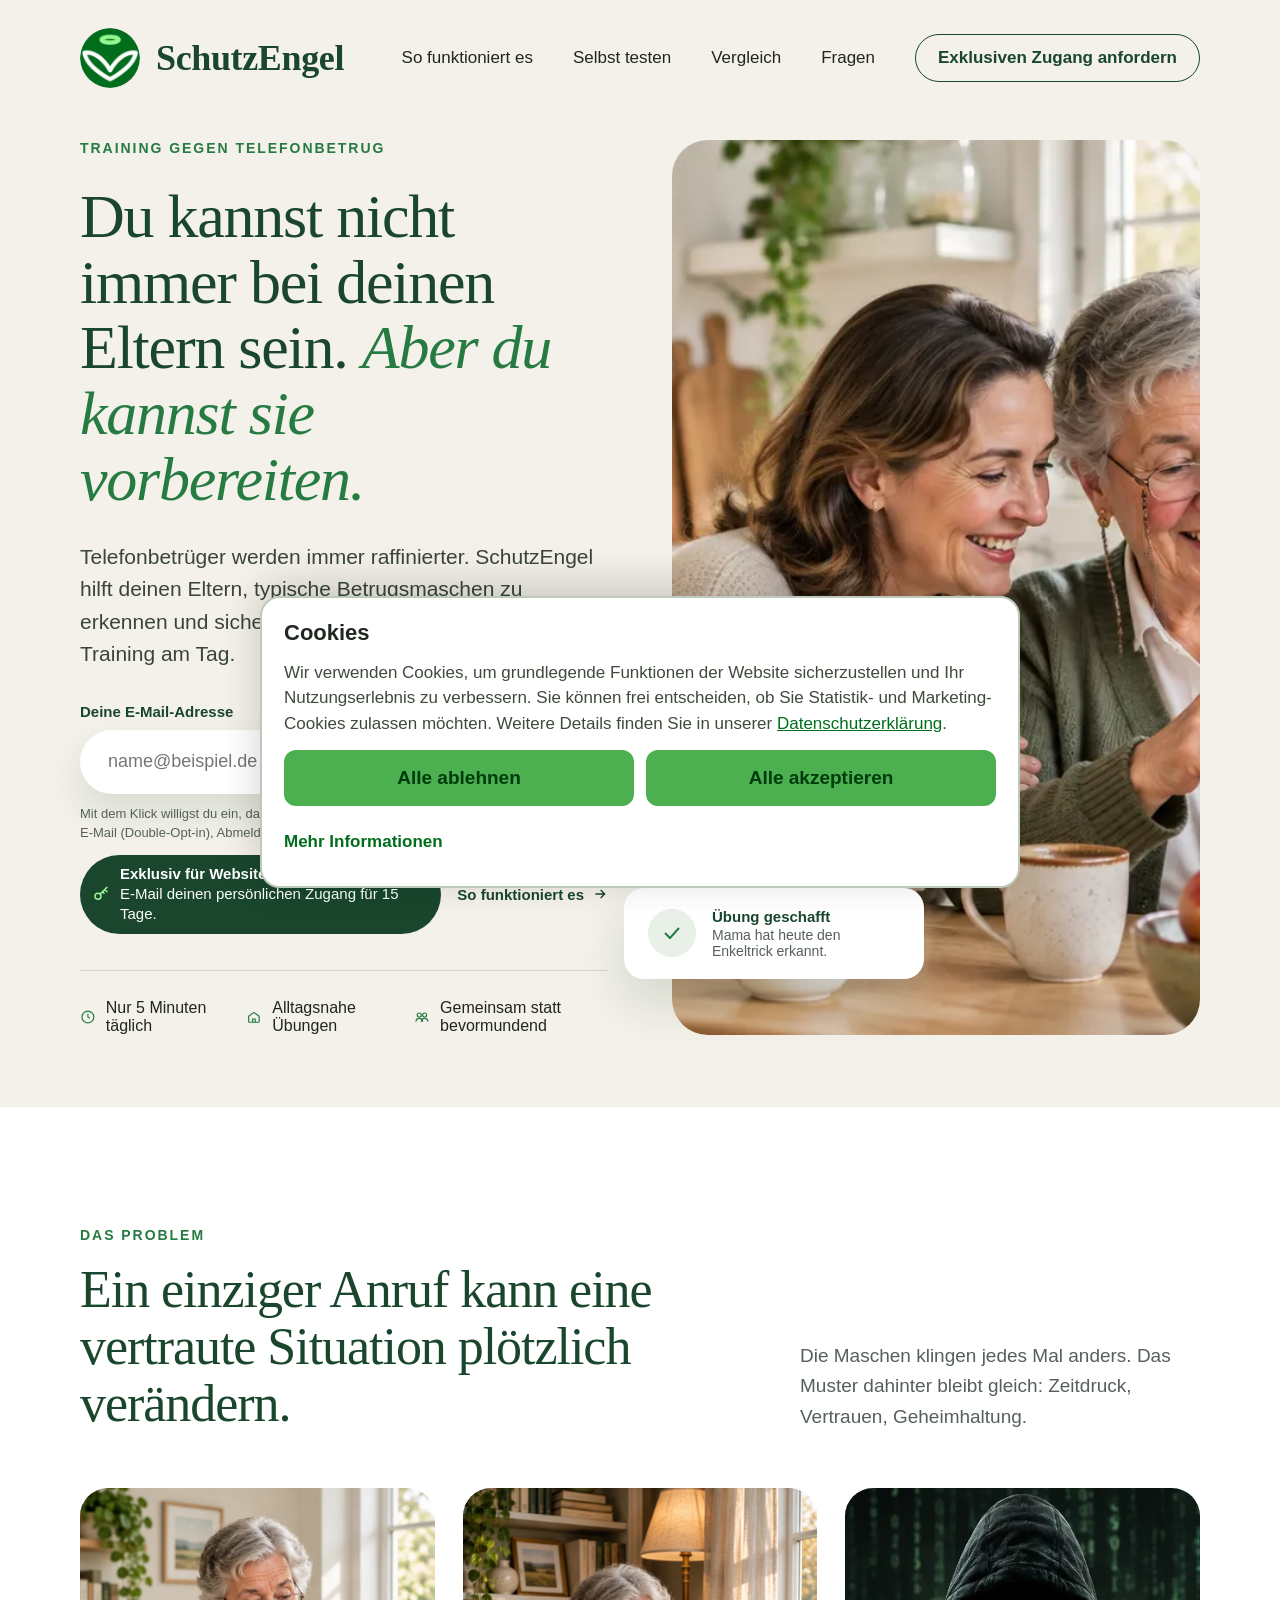
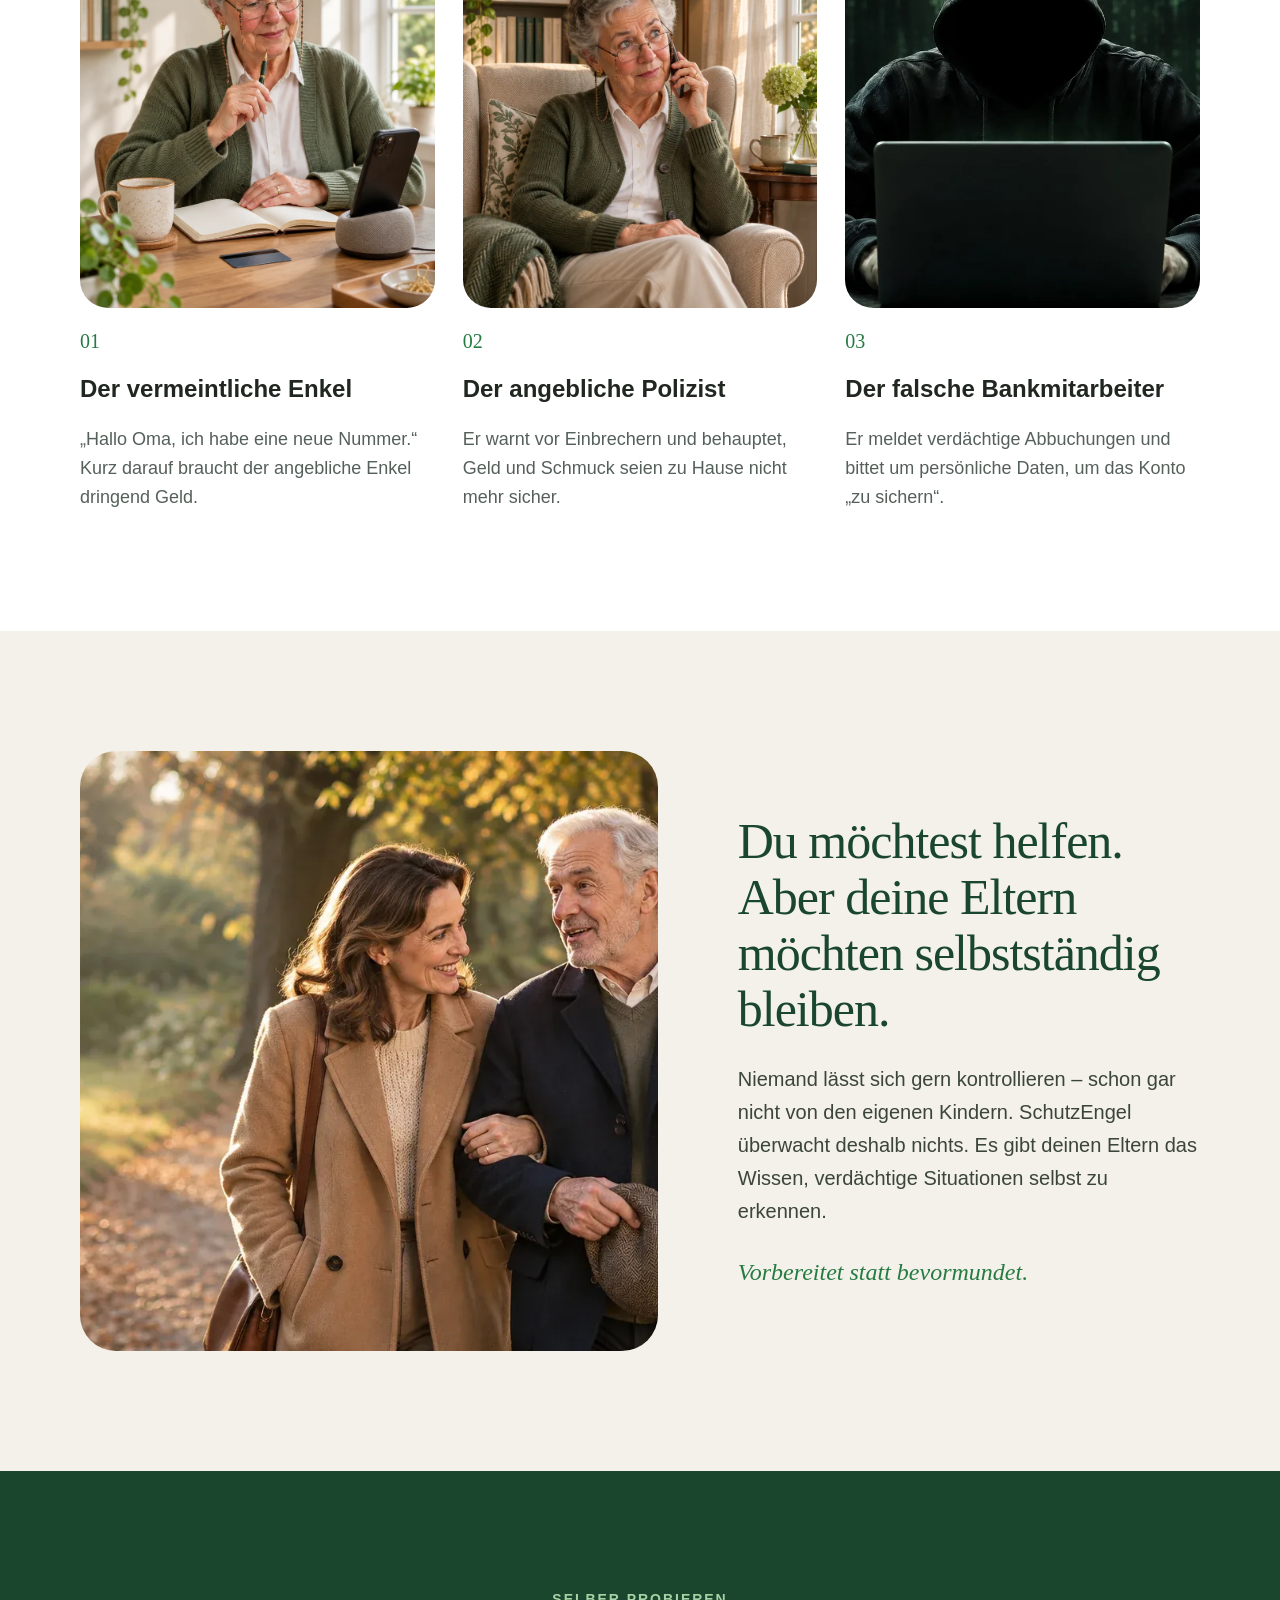
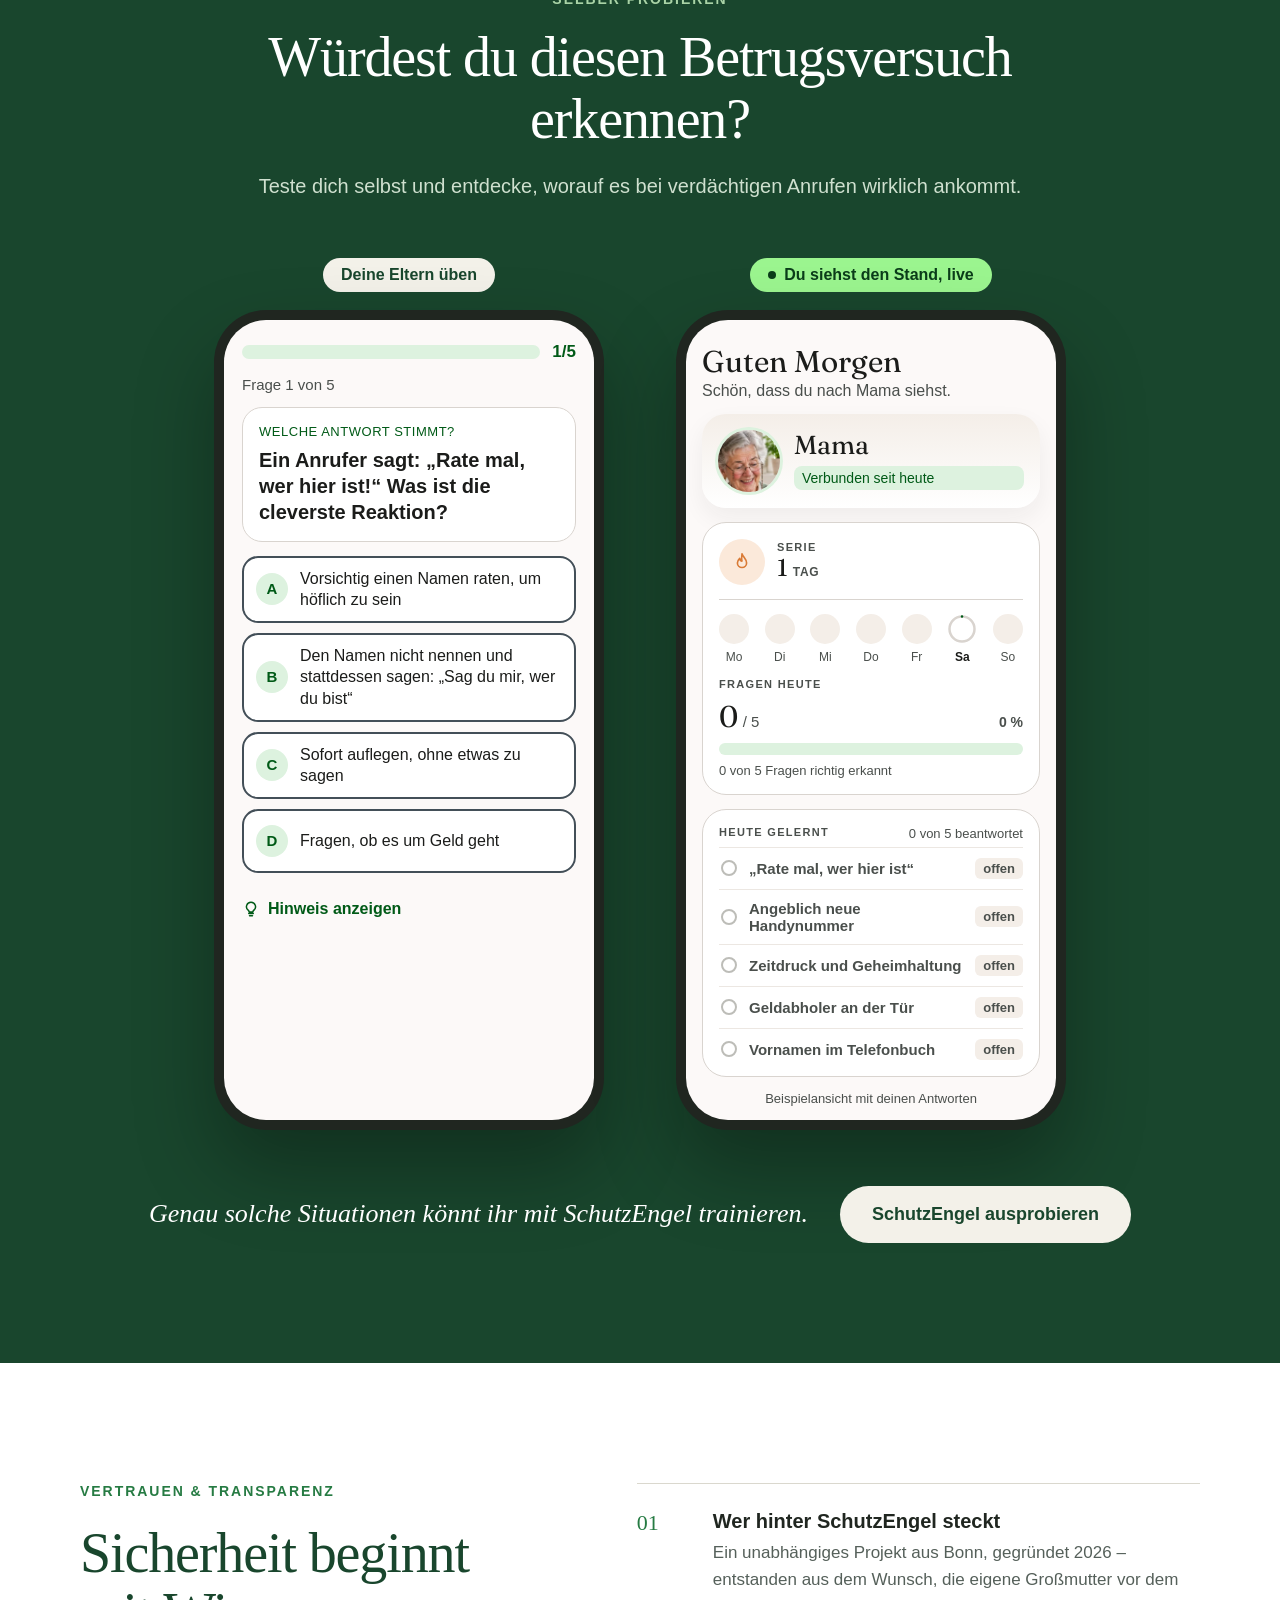
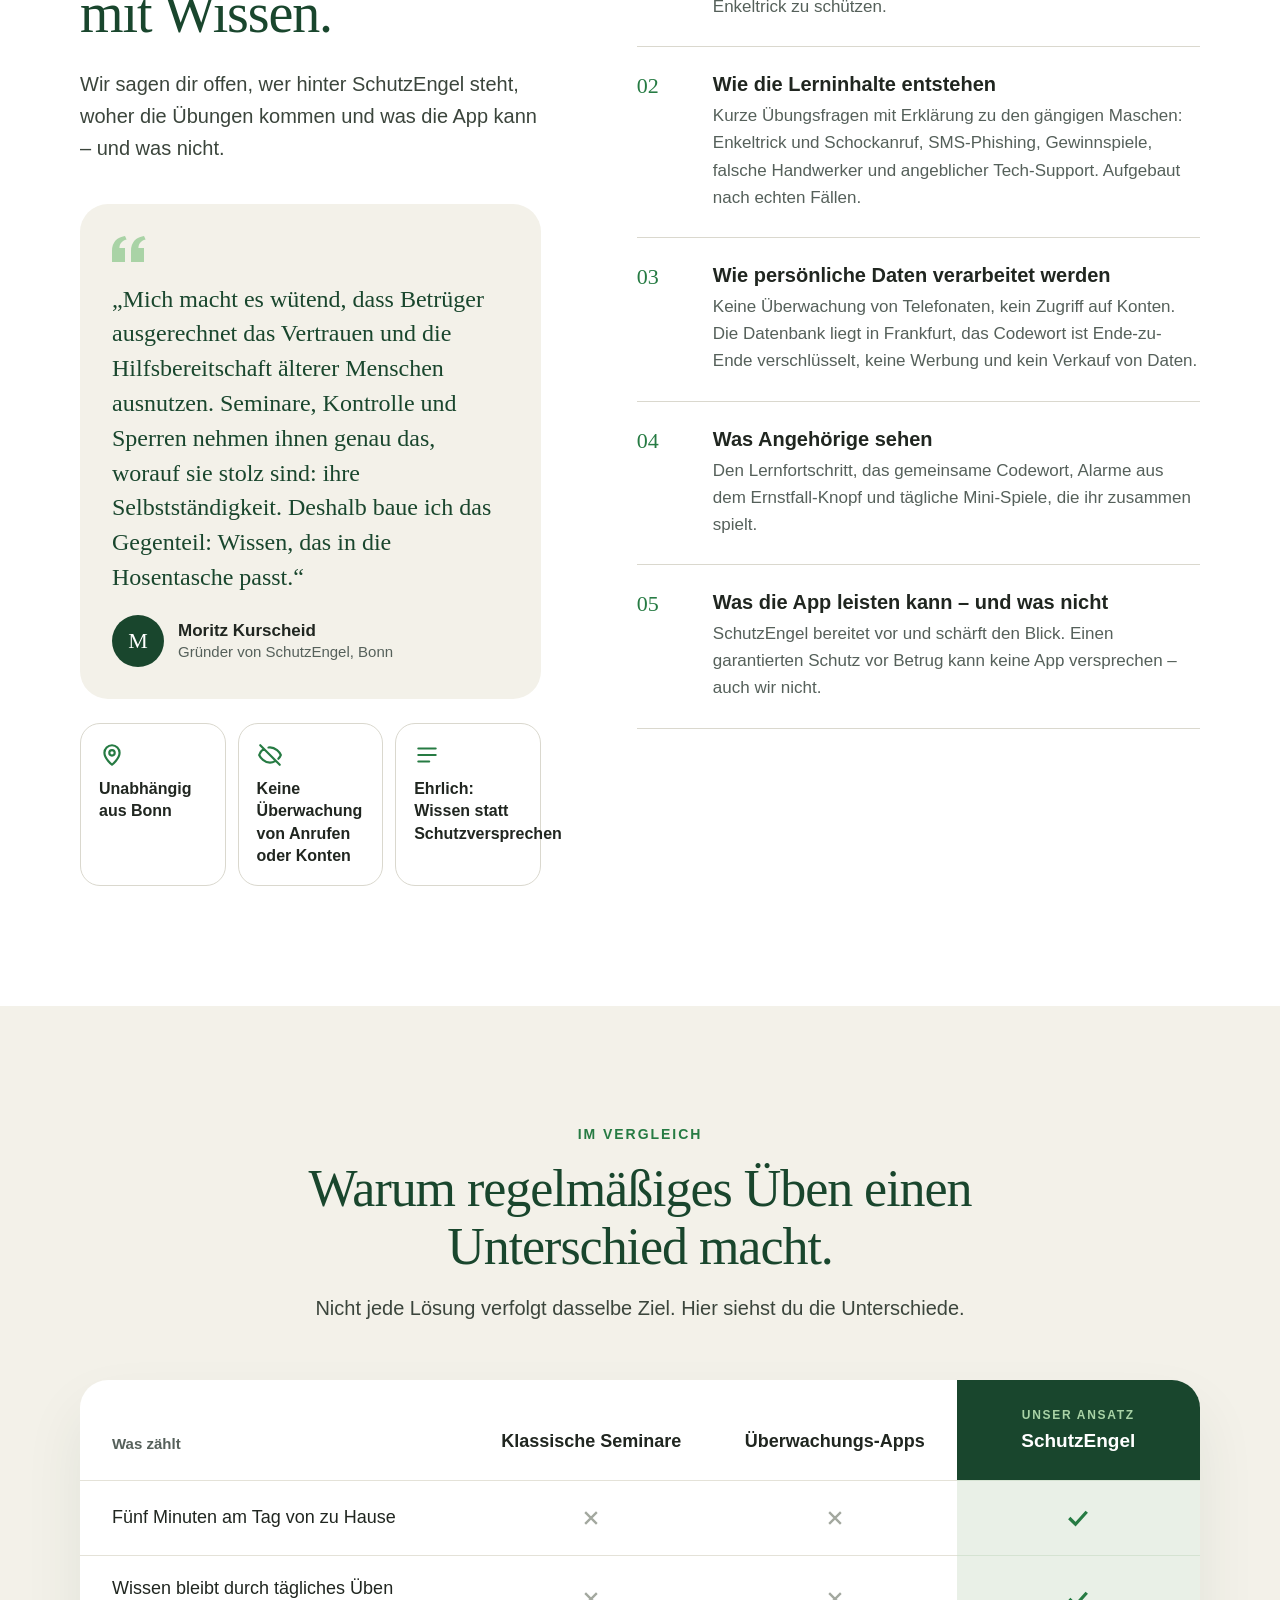
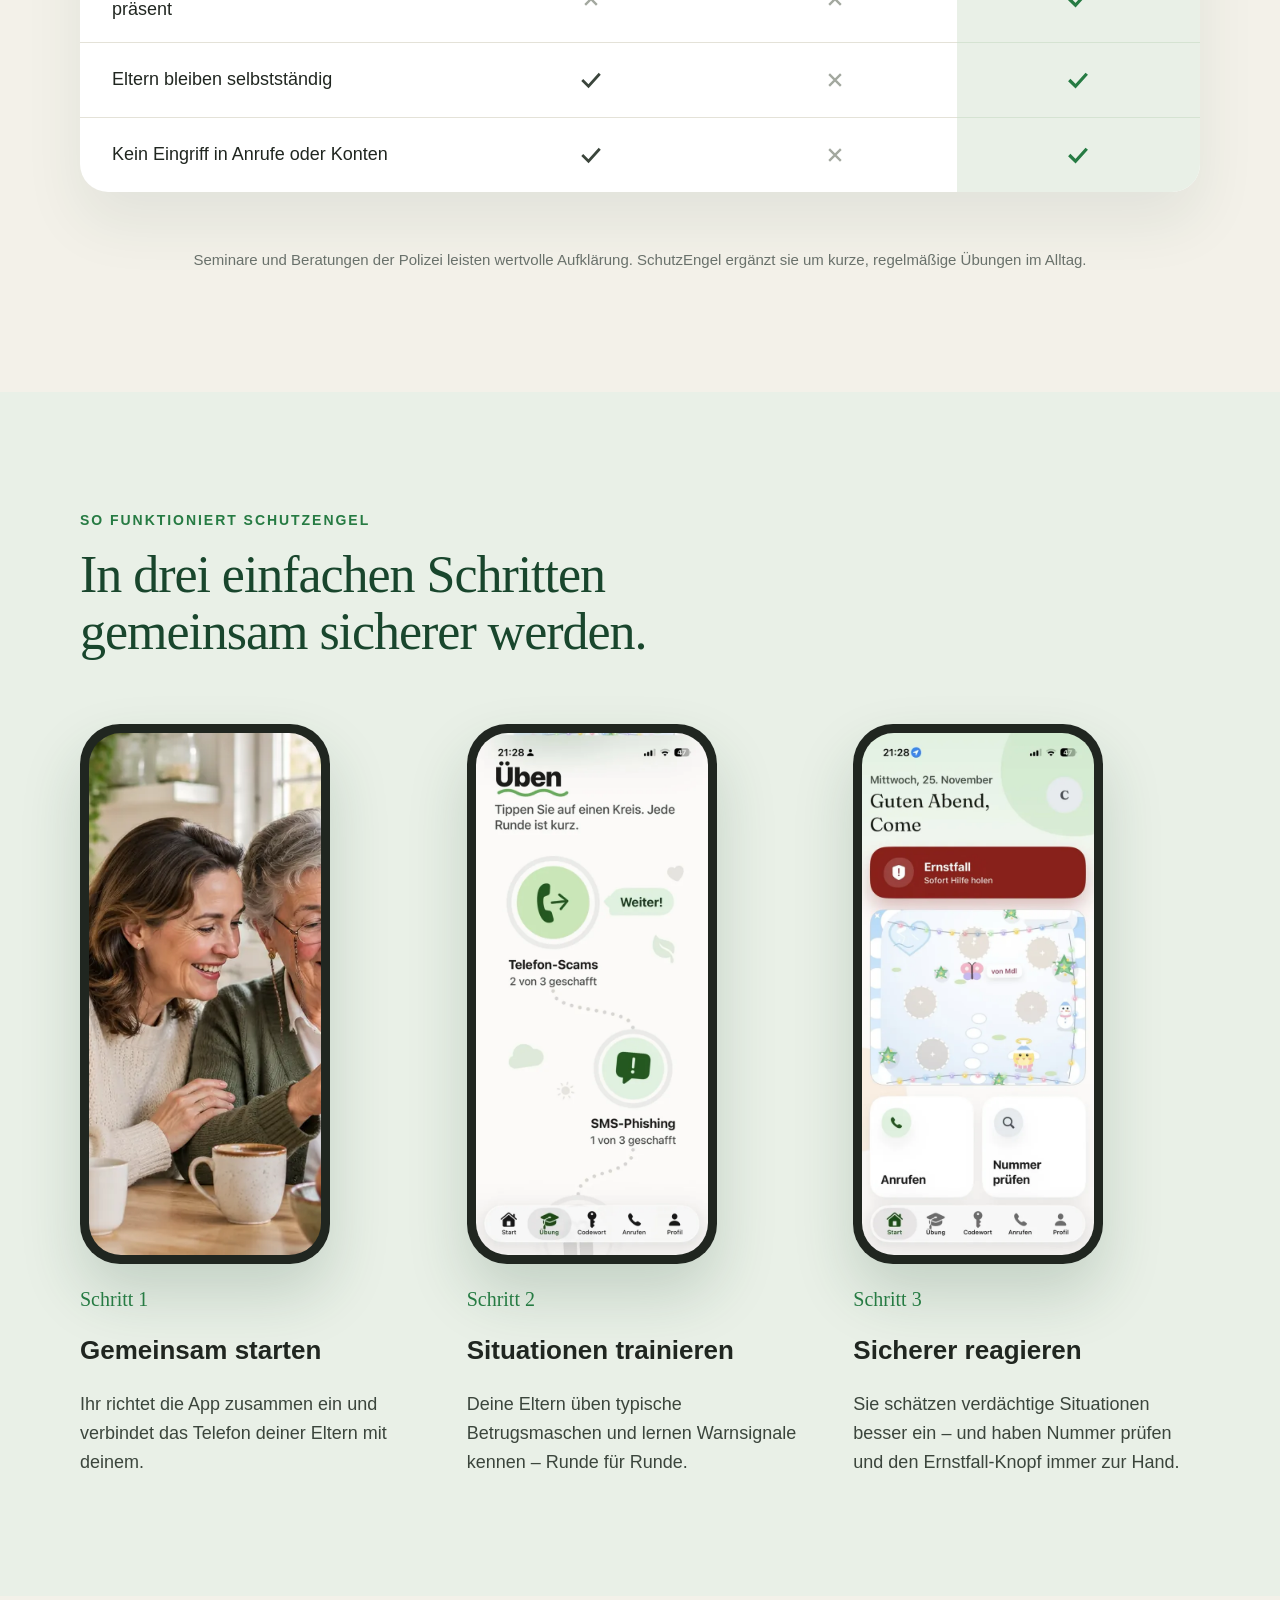
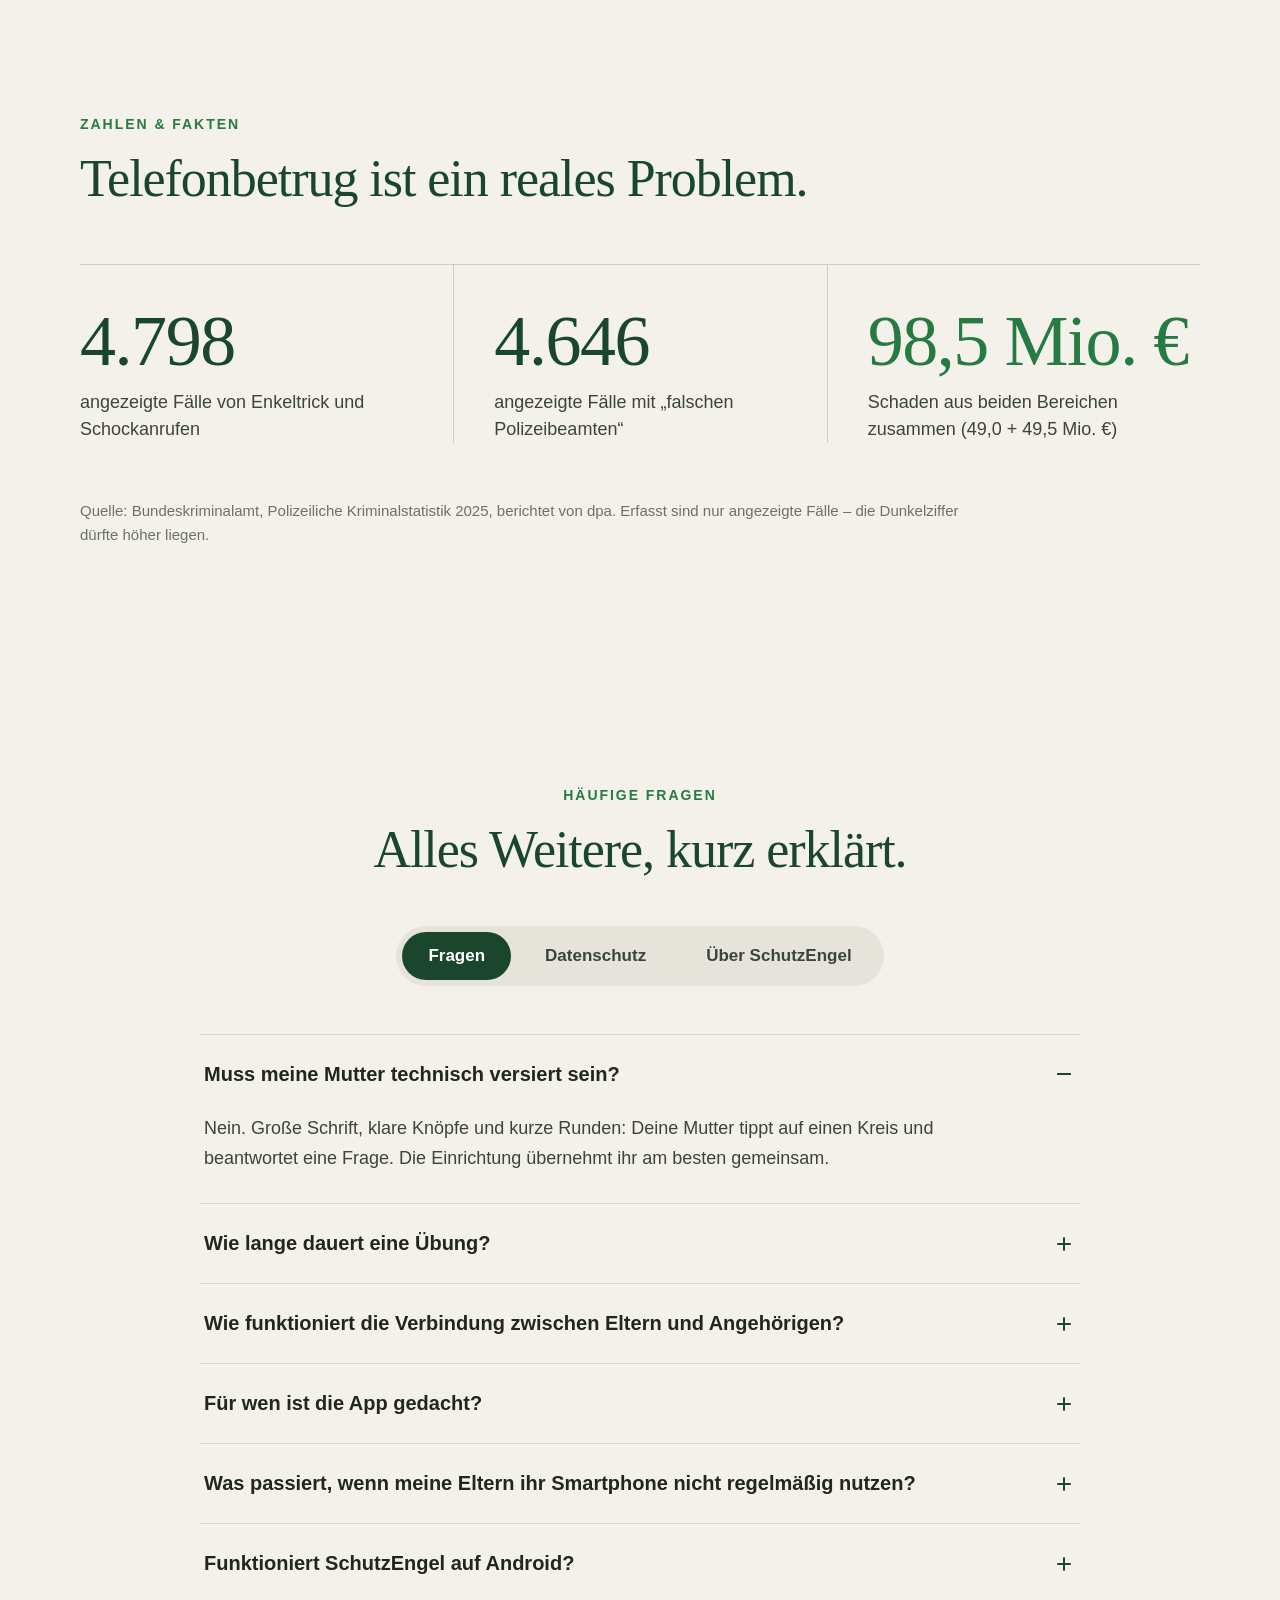
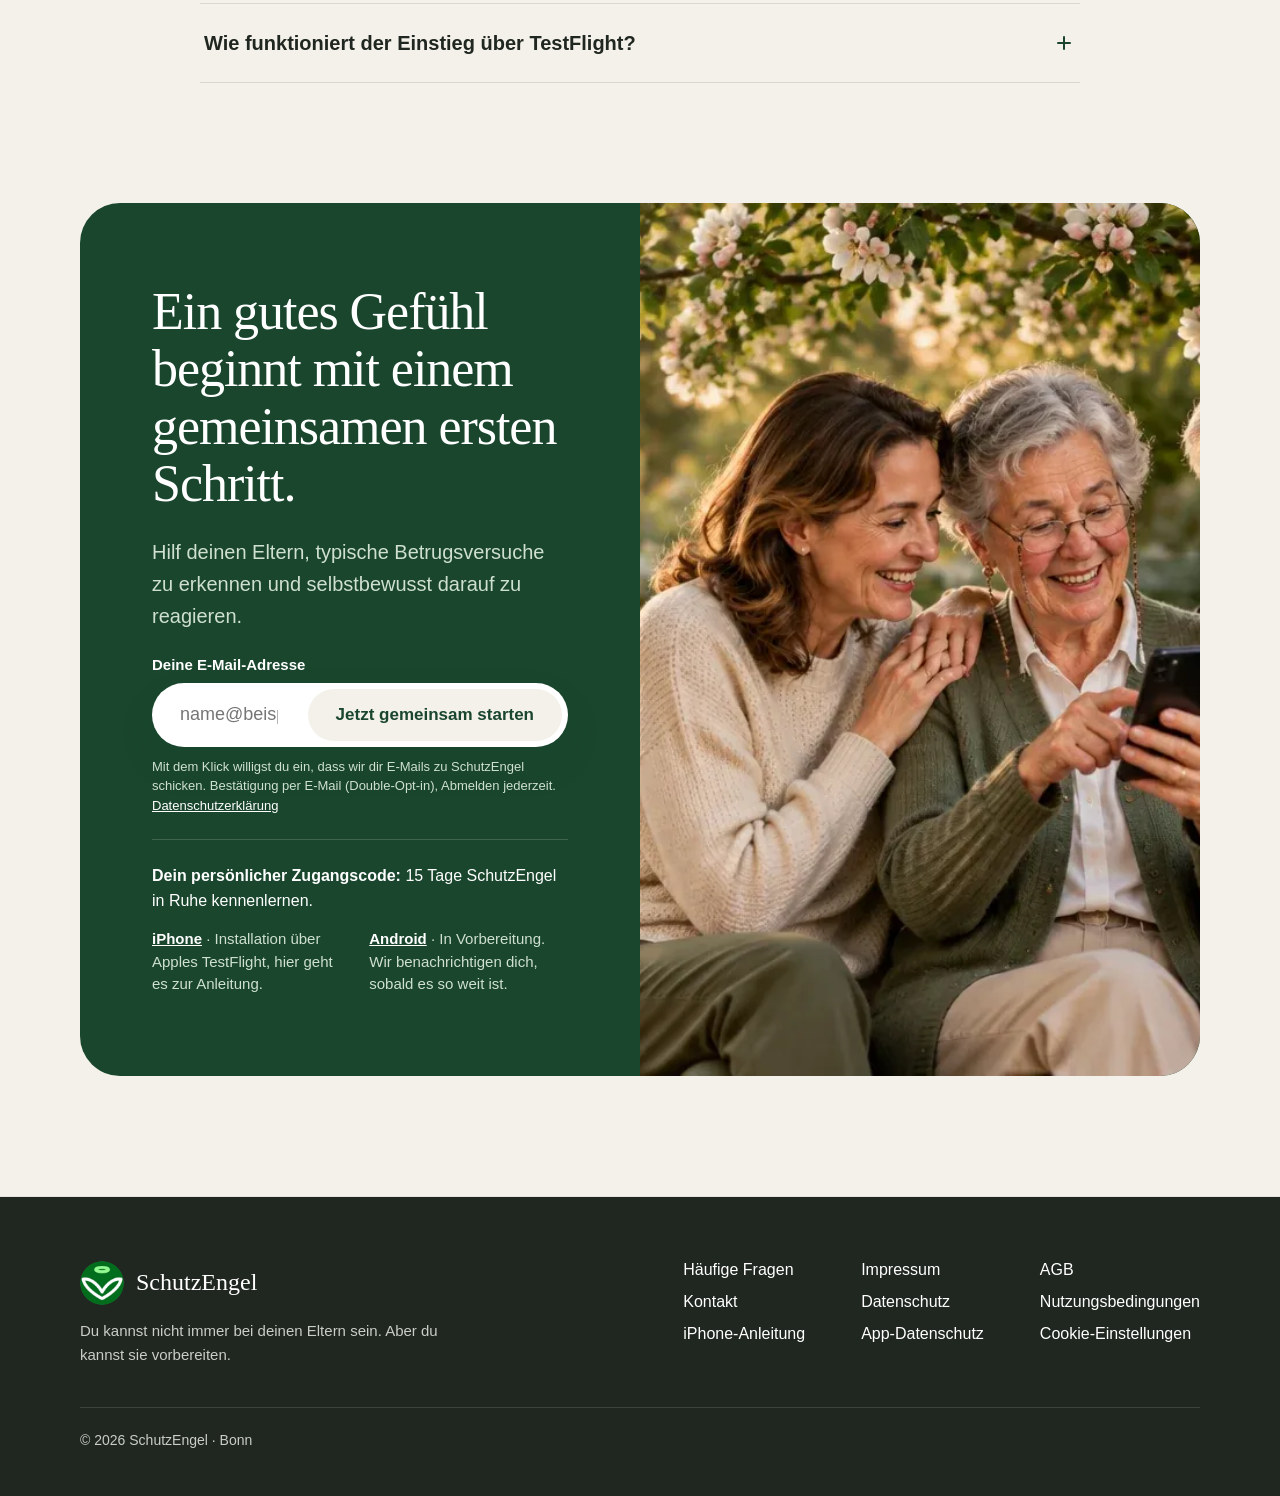
<file: quiz.html>
<!doctype html>
<html lang="de">
<head>
<meta charset="utf-8">
<meta name="viewport" content="width=device-width, initial-scale=1">
<title>Enkeltrick-Quiz – SchutzEngel</title>
<meta name="robots" content="noindex">
<link rel="canonical" href="https://schutzengel.info/#quiz">
<meta http-equiv="refresh" content="0; url=/#quiz">
<script>location.replace('/#quiz');</script>
</head>
<body style="font-family:-apple-system,BlinkMacSystemFont,'Segoe UI',system-ui,sans-serif;font-size:20px;padding:24px">
<p>Das Quiz ist umgezogen: <a href="/#quiz">Zum Enkeltrick-Quiz</a></p>
</body>
</html>
</file>
<file: material-symbols.css>
/* Material Symbols Outlined – lokal gehostet (npm: material-symbols 0.48.2, Apache-2.0) */
@font-face {
  font-family: "Material Symbols Outlined";
  font-style: normal;
  font-weight: 100 700;
  font-display: block;
  src: url("./material-symbols-outlined.woff2") format("woff2");
}

.material-symbols-outlined {
  font-family: "Material Symbols Outlined";
  font-weight: normal;
  font-style: normal;
  font-size: 24px;
  line-height: 1;
  letter-spacing: normal;
  text-transform: none;
  display: inline-block;
  white-space: nowrap;
  word-wrap: normal;
  direction: ltr;
  -webkit-font-smoothing: antialiased;
  -moz-osx-font-smoothing: grayscale;
  text-rendering: optimizeLegibility;
  font-feature-settings: "liga";
}
</file>
